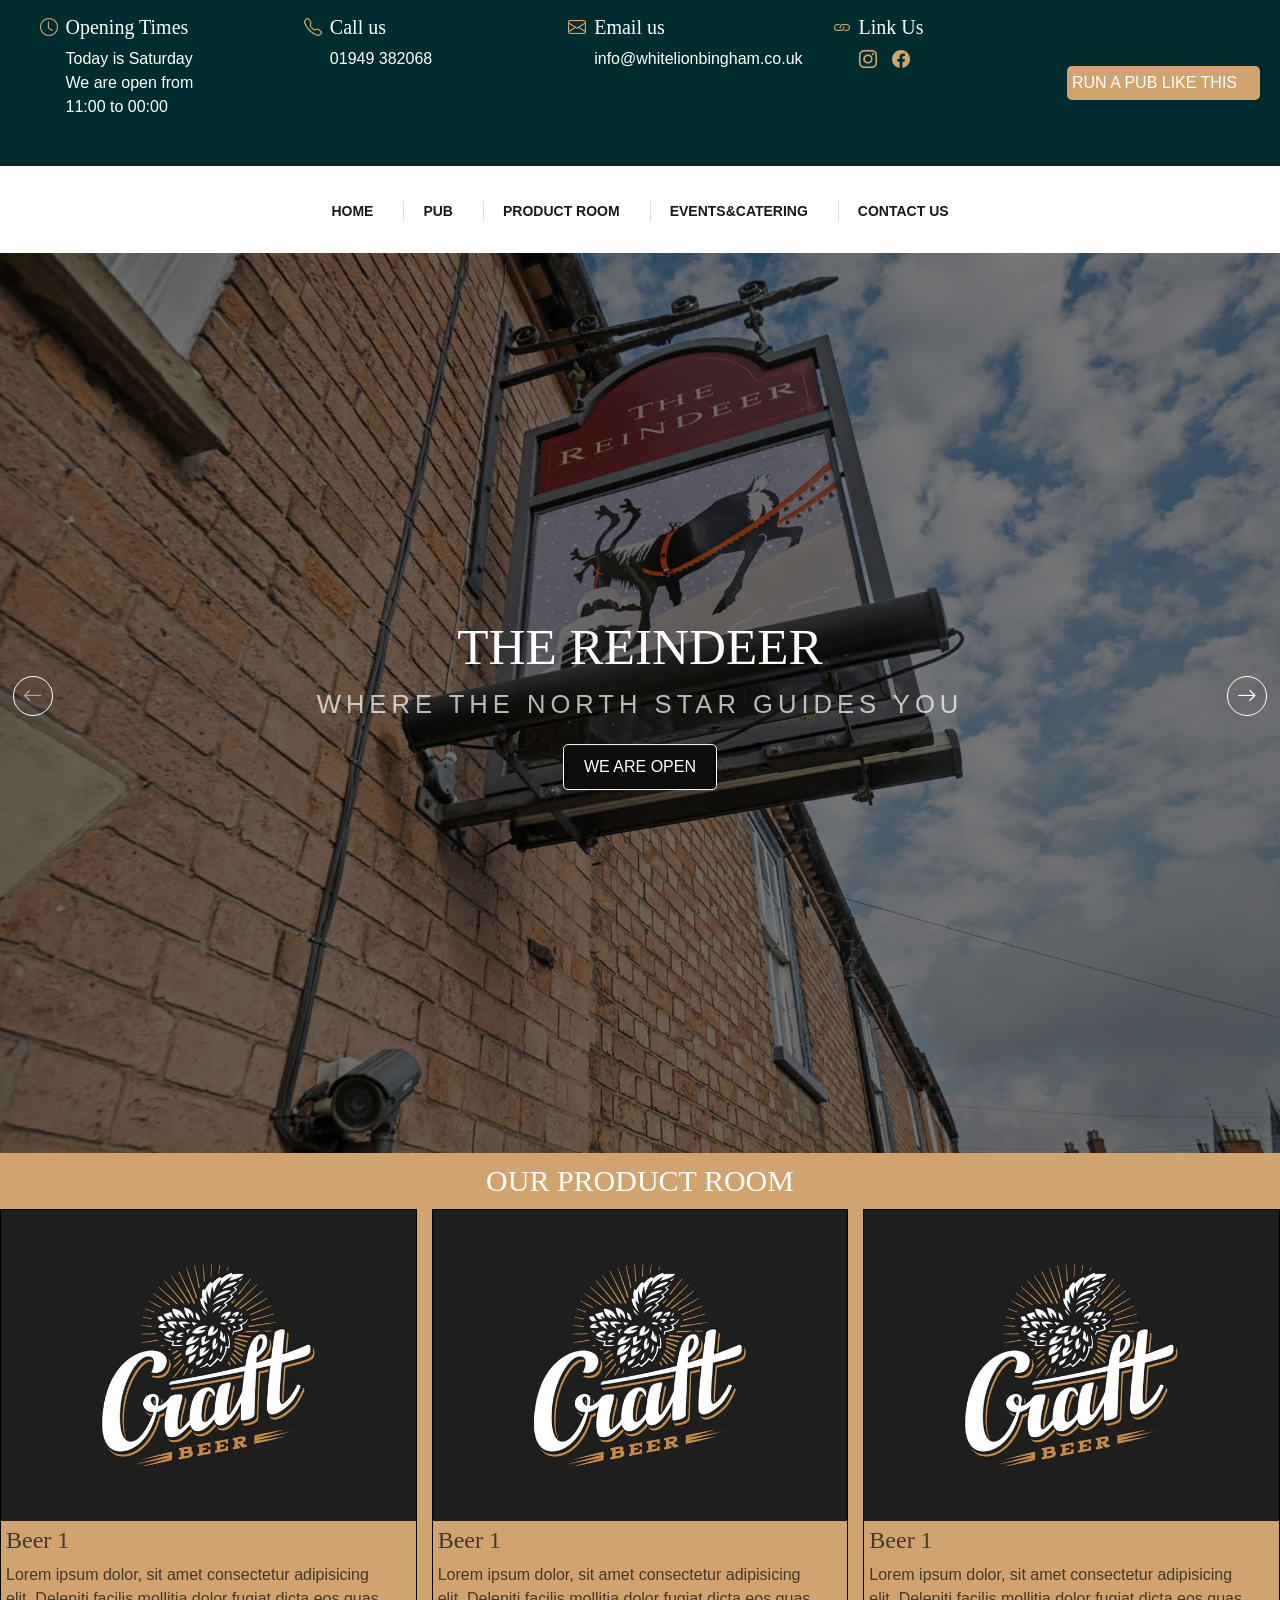
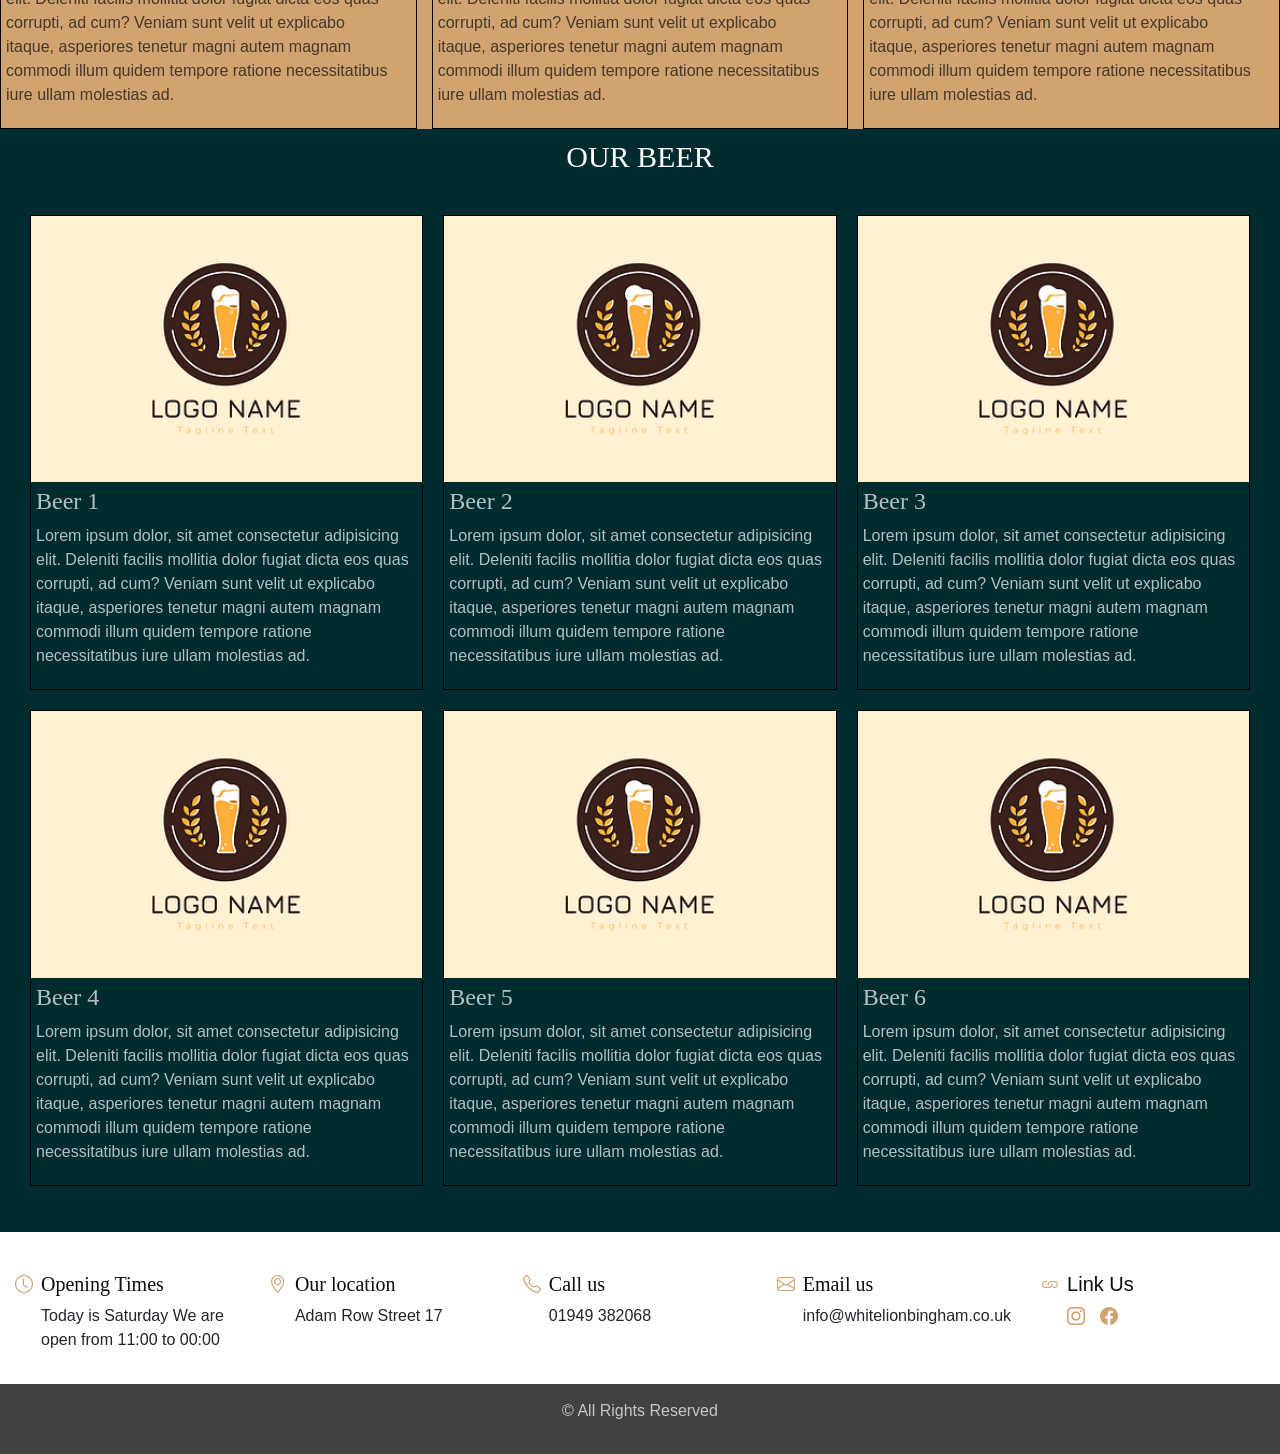
<file: project-1/index.html>
<!DOCTYPE html>
<html lang="en">

<head>
  <meta charset="UTF-8">

  <meta name="viewport" content="width=device-width, initial-scale=1.0">
  <link rel="stylesheet" href="https://cdn.jsdelivr.net/npm/bootstrap-icons/font/bootstrap-icons.css">
  <link rel="stylesheet" href="./css/index.css">
  <link rel="stylesheet" href="./css/base/fonts.css">
  <title>Pub</title>
</head>

<body>
  <header class="header">
    <div class="wrapper">
      <div class="container">
        <div class="burger">
          <h3 class="logo">THE RAINDEER</h3>
          <a class="burger-icon" href="#">
            <span></span>
          </a>
        </div>
        <div class="header__inner">
          <div class="header__top">
            <ul class="header__descr">
              <li class="descr__item">
                <i class="bi bi-clock"></i>
                <div class="descr__content">
                  <h4 class="descr_title title">Opening Times</h4>
                  <p class="descr__text">Today is Saturday We are open from 11:00 to 00:00</p>
                </div>
              </li>
              <li class="descr__item">
                <i class="bi bi-telephone"></i>
                <div class="descr__content">
                  <h4 class="descr_title title">Call us</h4>
                  <a class="descr_link" href="tel:01949382068">01949 382068</a>
                </div>
              </li>
              <li class="descr__item">
                <i class="bi bi-envelope"></i>
                <div class="descr__content">
                  <h4 class="descr_title title">Email us</h4>
                  <a class="descr_link" href="mail:info@whitelionbingham.co.uk">info@whitelionbingham.co.uk</a>
                </div>
              </li>
              <li class="descr__item">
                <i class="bi bi-link"></i>
                <div class="descr__content">
                  <h4 class="descr_title title">Link Us</h4>
                  <div class="header__socials">
                    <a href="#"><i class="bi bi-instagram"></i></a>
                    <a href="# "><i class="bi bi-facebook"></i></a>
                  </div>
                </div>
              </li>
            </ul>
            <a href="#" class="header__top-button">Run a pub like this <i class="bi bi-arrow-right"></i> </a>
          </div>
          <div class="header__bottom">
            <nav class="header__nav">
              <ul class="nav__list">
                <li class="nav__item">
                  <a href="/index.html" class="nav__link">Home</a>
                </li>
                <li class="nav__item">
                  <a href="/pub.html" class="nav__link">Pub</a>
                </li>
                <li class="nav__item">
                  <a href="/product.html" class="nav__link">product Room</a>
                </li>
                <li class="nav__item">
                  <a href="/events.html" class="nav__link">Events&Catering</a>
                </li>
                <li class="nav__item">
                  <a href="/contact.html" class="nav__link">Contact Us</a>
                </li>
              </ul>
            </nav>
          </div>
        </div>
      </div>
    </div>
  </header>
  <main class="main">
    <div class="wrapper">
      <section class="hero__section">
        <div class="container">
          <div class="hero__inner">
            <div class="hero__slider swiper">
              <div class="hero__wrapper swiper-wrapper">
                <div class="hero__slide swiper-slide">
                  <div class="slide__img">
                    <img src="images/pub-1.jpeg" alt="Pub">
                    <div class="slide__content">
                      <h2 class="hero__title">The Reindeer</h2>
                      <span>Where the North Star guides you</span>
                      <a href="#" class="slide__link">We are Open</a>
                    </div>
                  </div>
                </div>
                <div class="hero__slide swiper-slide">
                  <div class="slide__img">
                    <img src="images/DJI_20250928115131_0012_D.jpeg" alt="Pub">
                    <div class="slide__content">
                      <h2 class="hero__title">Our Location</h2>
                      <span>SouthWell</span>
                      <a href="/contact.html" class="slide__link">See the map</a>
                    </div>
                  </div>
                </div>
                <div class="hero__slide swiper-slide">
                  <div class="slide__img">
                    <img src="images/drinks.jpg" alt="Beer">
                  </div>
                  <div class="slide__content">
                    <h2 class="hero__title title">Beer</h2>
                    <span>Cold Beer. Warm Welcome</span>
                    <a href="/pub.html" class="slide__link">We are Open</a>
                  </div>
                </div>
              </div>
              <div class="hero_nav">
                <button class="hero_prev" type="button">
                  <i class="bi bi-arrow-left" style="color: #ffffff; font-size: 20px;"></i>
                </button>
                <button class="hero_next" type="button">
                  <i class="bi bi-arrow-right" style="color: #ffffff; font-size: 20px;"></i>
                </button>
              </div>
            </div>
          </div>
        </div>
      </section>
      <div class="product__section">
        <div class="container">
          <div class="product__inner">
            <div class="product_future--content">
              <h2 class="product__title title">Our product Room </h2>
              <div class="product__slider swiper">
                <div class="product__wrapper swiper-wrapper">
                  <div class="product__slide swiper-slide">
                    <div class="product__item">
                      <div class="product__img">
                        <img src="images/beer-2.webp" alt="">
                      </div>
                      <div class="product__description">
                        <h4 class="product__item-title--future">
                          Beer 1
                        </h4>
                        <p class="product__item-text--future">Lorem ipsum dolor, sit amet consectetur adipisicing elit.
                          Deleniti
                          facilis
                          mollitia dolor fugiat dicta eos quas corrupti, ad cum? Veniam sunt velit ut explicabo itaque,
                          asperiores tenetur magni autem magnam commodi illum quidem tempore ratione necessitatibus iure
                          ullam
                          molestias ad.</p>
                      </div>
                    </div>
                  </div>
                  <div class="product__slide swiper-slide">
                    <div class="product__item">
                      <div class="product__img">
                        <img src="images/beer-2.webp" alt="">
                      </div>
                      <div class="product__description">
                        <h4 class="product__item-title--future">
                          Beer 1
                        </h4>
                        <p class="product__item-text--future">Lorem ipsum dolor, sit amet consectetur adipisicing elit.
                          Deleniti
                          facilis
                          mollitia dolor fugiat dicta eos quas corrupti, ad cum? Veniam sunt velit ut explicabo itaque,
                          asperiores tenetur magni autem magnam commodi illum quidem tempore ratione necessitatibus iure
                          ullam
                          molestias ad.</p>
                      </div>
                    </div>
                  </div>
                  <div class="product__slide swiper-slide">
                    <div class="product__item">
                      <div class="product__img">
                        <img src="images/beer-2.webp" alt="">
                      </div>
                      <div class="product__description">
                        <h4 class="product__item-title--future">
                          Beer 1
                        </h4>
                        <p class="product__item-text--future">Lorem ipsum dolor, sit amet consectetur adipisicing elit.
                          Deleniti
                          facilis
                          mollitia dolor fugiat dicta eos quas corrupti, ad cum? Veniam sunt velit ut explicabo itaque,
                          asperiores tenetur magni autem magnam commodi illum quidem tempore ratione necessitatibus iure
                          ullam
                          molestias ad.</p>
                      </div>
                    </div>
                  </div>
                </div>
                <div class="product__nav">
                  <button class="product__prev" type="button">
                    <i class="bi bi-arrow-left" style="color: #ffffff; font-size: 20px;"></i>
                  </button>
                  <button class="product__next" type="button">
                    <i class="bi bi-arrow-right" style="color: #ffffff; font-size: 20px;"></i>
                  </button>
                </div>
              </div>
            </div>
            <!-- <div class="product__content-future">
              <h2 class="product__title-future title">This Month's guest beer</h2>
              <ul class="product__list-future">
                <li class="product__item">
                  <div class="product__img">
                    <img src="images/beer-2.webp" alt="">
                  </div>
                  <div class="product__description">
                    <h4 class="product__item-title--future">
                      Beer 1
                    </h4>
                    <p class="product__item-text--future">Lorem ipsum dolor, sit amet consectetur adipisicing elit.
                      Deleniti
                      facilis
                      mollitia dolor fugiat dicta eos quas corrupti, ad cum? Veniam sunt velit ut explicabo itaque,
                      asperiores tenetur magni autem magnam commodi illum quidem tempore ratione necessitatibus iure
                      ullam
                      molestias ad.</p>
                  </div>
                </li>
                <li class="product__item">
                  <div class="product__img">
                    <img src="images/beer-2.webp" alt="">
                  </div>
                  <div class="product__description">
                    <h4 class="product__item-title--future">
                      Beer 1
                    </h4>
                    <p class="product__item-text--future">Lorem ipsum dolor, sit amet consectetur adipisicing elit.
                      Deleniti
                      facilis
                      mollitia dolor fugiat dicta eos quas corrupti, ad cum? Veniam sunt velit ut explicabo itaque,
                      asperiores tenetur magni autem magnam commodi illum quidem tempore ratione necessitatibus iure
                      ullam
                      molestias ad.</p>
                  </div>
                </li>
                <li class="product__item">
                  <div class="product__img">
                    <img src="images/beer-2.webp" alt="">
                  </div>
                  <div class="product__description">
                    <h4 class="product__item-title--future">
                      Beer 1
                    </h4>
                    <p class="product__item-text--future">Lorem ipsum dolor, sit amet consectetur adipisicing elit.
                      Deleniti
                      facilis
                      mollitia dolor fugiat dicta eos quas corrupti, ad cum? Veniam sunt velit ut explicabo itaque,
                      asperiores tenetur magni autem magnam commodi illum quidem tempore ratione necessitatibus iure
                      ullam
                      molestias ad.</p>
                  </div>
                </li>
              </ul>
            </div> -->
            <div class="product__content">
              <h2 class="product__title title">Our Beer</h2>
              <ul class="product__list">
                <li class="product__item">
                  <div class="product__img">
                    <img src="images/thumbnail_0fb4c5fa8361_1x.webp" alt="">
                  </div>
                  <div class="product__description">
                    <h4 class="product__item-title">
                      Beer 1
                    </h4>
                    <p class="product__item-text">Lorem ipsum dolor, sit amet consectetur adipisicing elit. Deleniti
                      facilis
                      mollitia dolor fugiat dicta eos quas corrupti, ad cum? Veniam sunt velit ut explicabo itaque,
                      asperiores tenetur magni autem magnam commodi illum quidem tempore ratione necessitatibus iure
                      ullam
                      molestias ad.</p>
                  </div>
                </li>
                <li class="product__item">
                  <div class="product__img">
                    <img src="images/thumbnail_0fb4c5fa8361_1x.webp" alt="">
                  </div>
                  <div class="product__description">
                    <h4 class="product__item-title">
                      Beer 2
                    </h4>
                    <p class="product__item-text">Lorem ipsum dolor, sit amet consectetur adipisicing elit. Deleniti
                      facilis
                      mollitia dolor fugiat dicta eos quas corrupti, ad cum? Veniam sunt velit ut explicabo itaque,
                      asperiores tenetur magni autem magnam commodi illum quidem tempore ratione necessitatibus iure
                      ullam
                      molestias ad.</p>
                  </div>
                </li>
                <li class="product__item">
                  <div class="product__img">
                    <img src="images/thumbnail_0fb4c5fa8361_1x.webp" alt="">
                  </div>
                  <div class="product__description">
                    <h4 class="product__item-title">
                      Beer 3
                    </h4>
                    <p class="product__item-text">Lorem ipsum dolor, sit amet consectetur adipisicing elit. Deleniti
                      facilis
                      mollitia dolor fugiat dicta eos quas corrupti, ad cum? Veniam sunt velit ut explicabo itaque,
                      asperiores tenetur magni autem magnam commodi illum quidem tempore ratione necessitatibus iure
                      ullam
                      molestias ad.</p>
                  </div>
                </li>
                <li class="product__item">
                  <div class="product__img">
                    <img src="images/thumbnail_0fb4c5fa8361_1x.webp" alt="">
                  </div>
                  <div class="product__description">
                    <h4 class="product__item-title">
                      Beer 4
                    </h4>
                    <p class="product__item-text">Lorem ipsum dolor, sit amet consectetur adipisicing elit. Deleniti
                      facilis
                      mollitia dolor fugiat dicta eos quas corrupti, ad cum? Veniam sunt velit ut explicabo itaque,
                      asperiores tenetur magni autem magnam commodi illum quidem tempore ratione necessitatibus iure
                      ullam
                      molestias ad.</p>
                  </div>
                </li>
                <li class="product__item">
                  <div class="product__img">
                    <img src="images/thumbnail_0fb4c5fa8361_1x.webp" alt="">
                  </div>
                  <div class="product__description">
                    <h4 class="product__item-title">
                      Beer 5
                    </h4>
                    <p class="product__item-text">Lorem ipsum dolor, sit amet consectetur adipisicing elit. Deleniti
                      facilis
                      mollitia dolor fugiat dicta eos quas corrupti, ad cum? Veniam sunt velit ut explicabo itaque,
                      asperiores tenetur magni autem magnam commodi illum quidem tempore ratione necessitatibus iure
                      ullam
                      molestias ad.</p>
                  </div>
                </li>
                <li class="product__item">
                  <div class="product__img">
                    <img src="images/thumbnail_0fb4c5fa8361_1x.webp" alt="">
                  </div>
                  <div class="product__description">
                    <h4 class="product__item-title">
                      Beer 6
                    </h4>
                    <p class="product__item-text">Lorem ipsum dolor, sit amet consectetur adipisicing elit. Deleniti
                      facilis
                      mollitia dolor fugiat dicta eos quas corrupti, ad cum? Veniam sunt velit ut explicabo itaque,
                      asperiores tenetur magni autem magnam commodi illum quidem tempore ratione necessitatibus iure
                      ullam
                      molestias ad.</p>
                  </div>
                </li>
              </ul>
            </div>
          </div>
        </div>
      </div>
    </div>
  </main>
  <footer class="footer">
    <div class="wrapper">
      <div class="container">
        <ul class="footer__descr">
          <li class="descr__item">
            <i class="bi bi-clock"></i>
            <div class="footer__descr-content">
              <h4 class="footer__descr-title title">Opening Times</h4>
              <p class="footer__desc-text">Today is Saturday We are open from 11:00 to 00:00</p>
            </div>
          </li>
          <li class="descr__item">
            <i class="bi bi-geo-alt"></i>
            <div class="footer__descr-content">
              <h4 class="footer__descr-title title">Our location</h4>
              <p class="footer__desc-text"> Adam Row Street 17</p>
            </div>
          </li>
          <li class="descr__item">
            <i class="bi bi-telephone"></i>
            <div class="footer__descr-content">
              <h4 class="footer__descr-title title">Call us</h4>
              <a href="tel:01949382068">01949 382068</a>
            </div>
          </li>
          <li class="descr__item">
            <i class="bi bi-envelope"></i>
            <div class="footer__descr-content">
              <h4 class="footer__descr-title title">Email us</h4>
              <a href="mail:info@whitelionbingham.co.uk">info@whitelionbingham.co.uk</a>
            </div>
          </li>
          <li class="descr__item">
            <i class="bi bi-link"></i>
            <div class="footer__descr-content">
              <h4 class="footer__descr-title">Link Us</h4>
              <div class="footer__socials">
                <a href="#"><i class="bi bi-instagram"></i></a>
                <a href="# "><i class="bi bi-facebook"></i></a>
              </div>
            </div>
          </li>
        </ul>
      </div>
    </div>
  </footer>
  <div class="footer__bottom">
    <p>&copy; All Rights Reserved</p>
  </div>
  <script src="./js/fslightbox.js"></script>
  <script src="./js/swiper-bundle.min.js"></script>
  <script src="./js/main.js"></script>
</body>

</html>
</file>
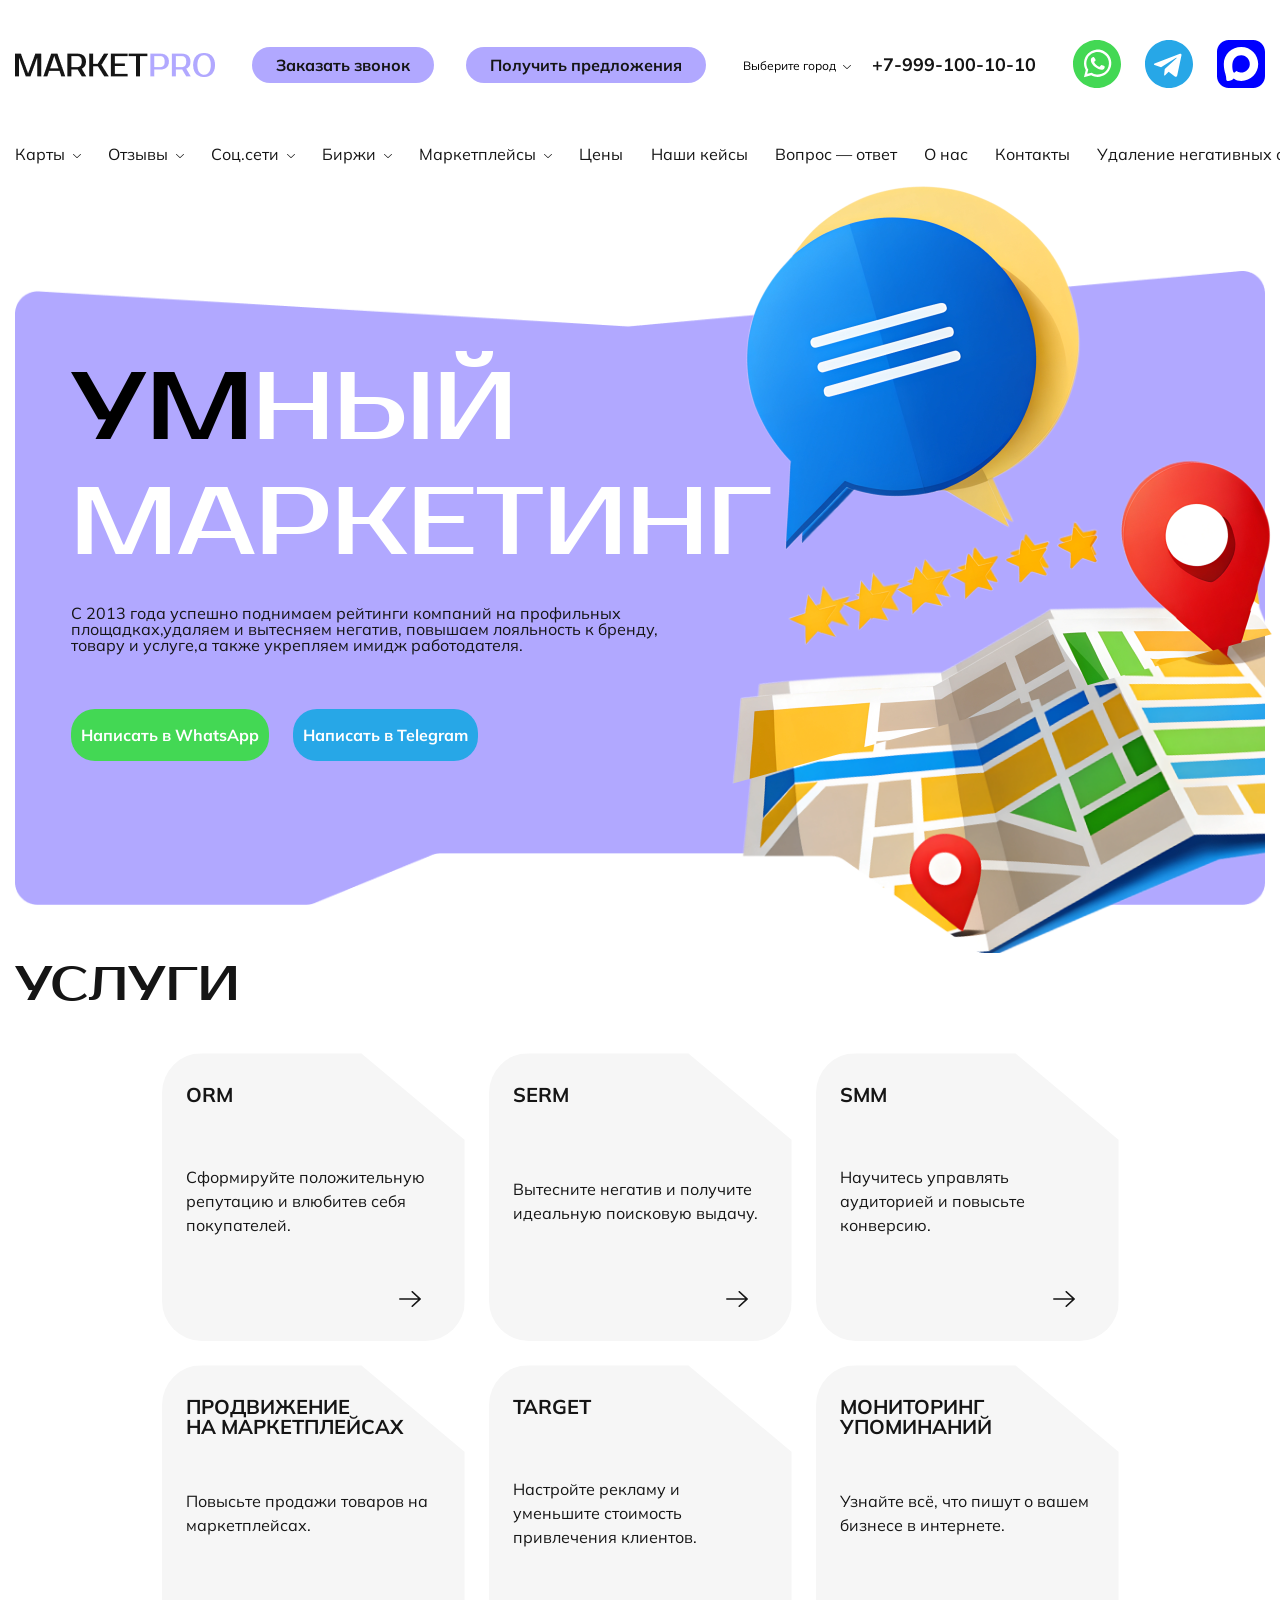
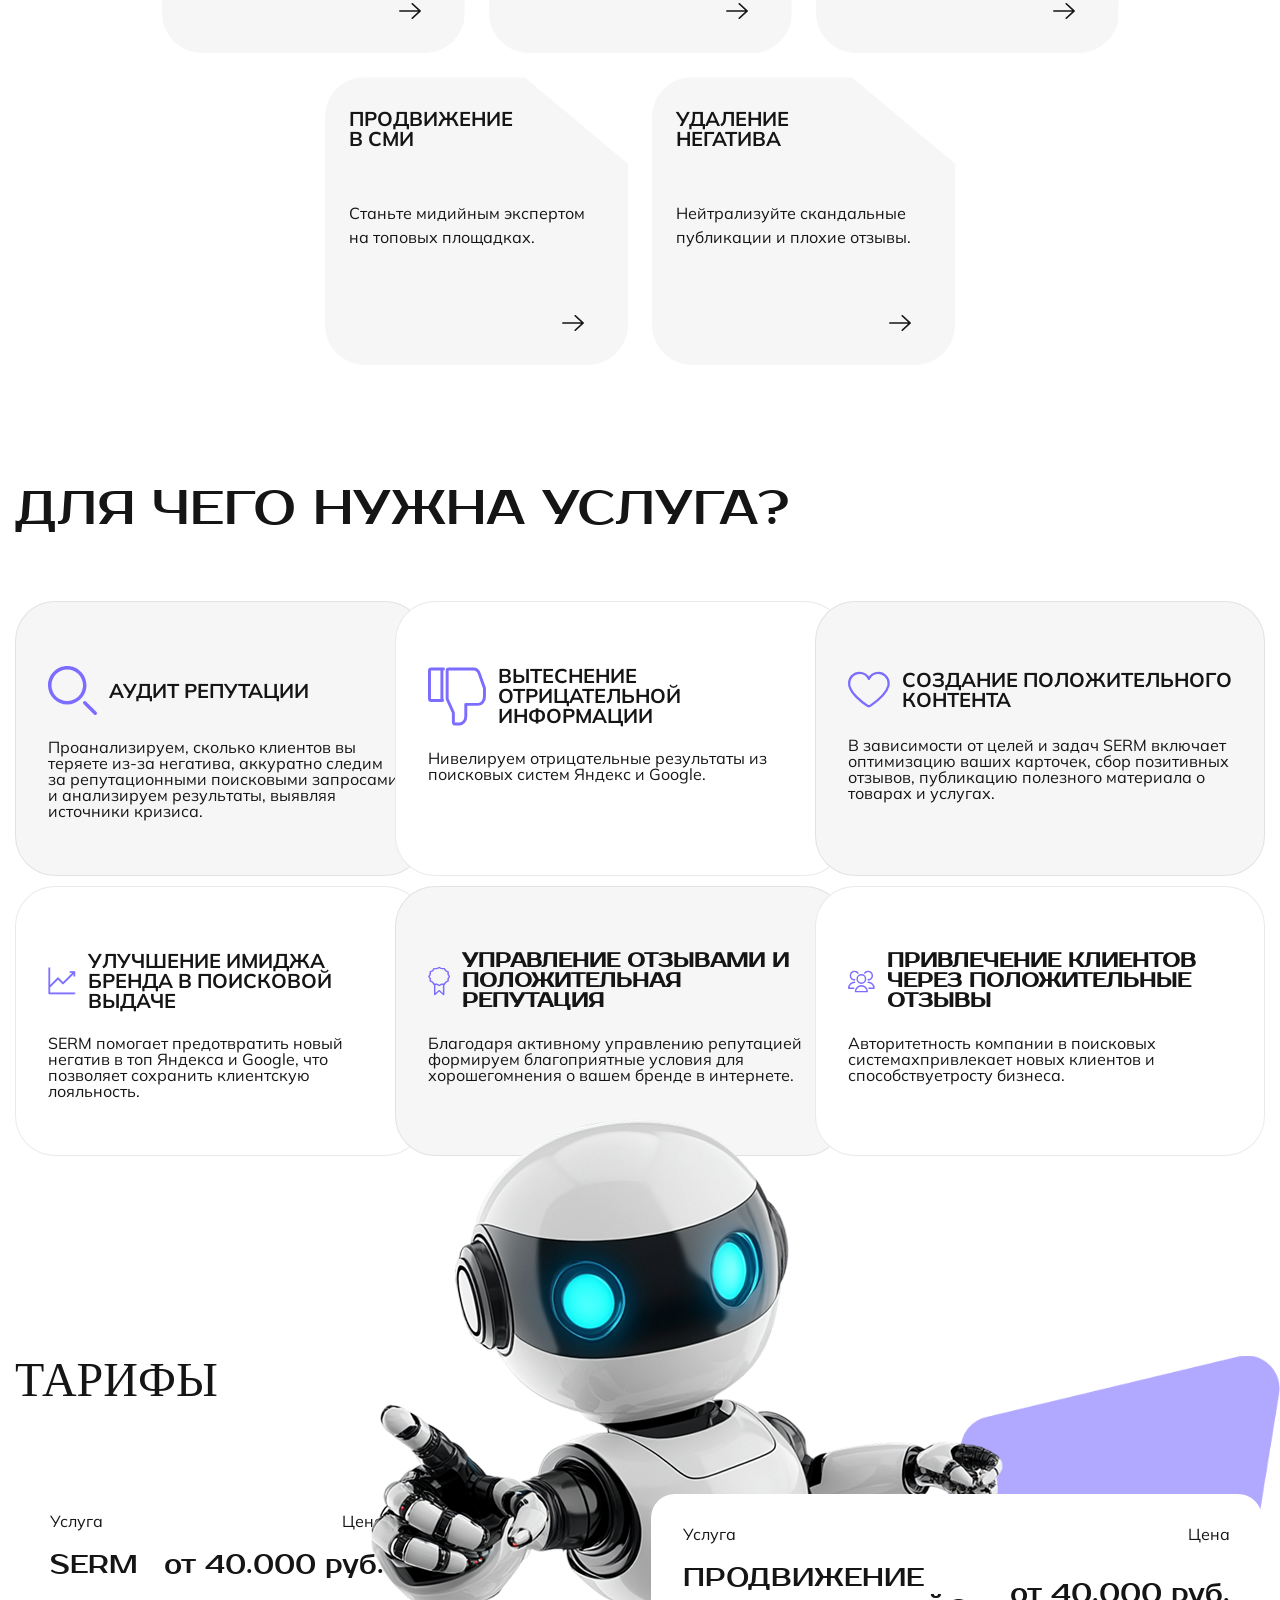
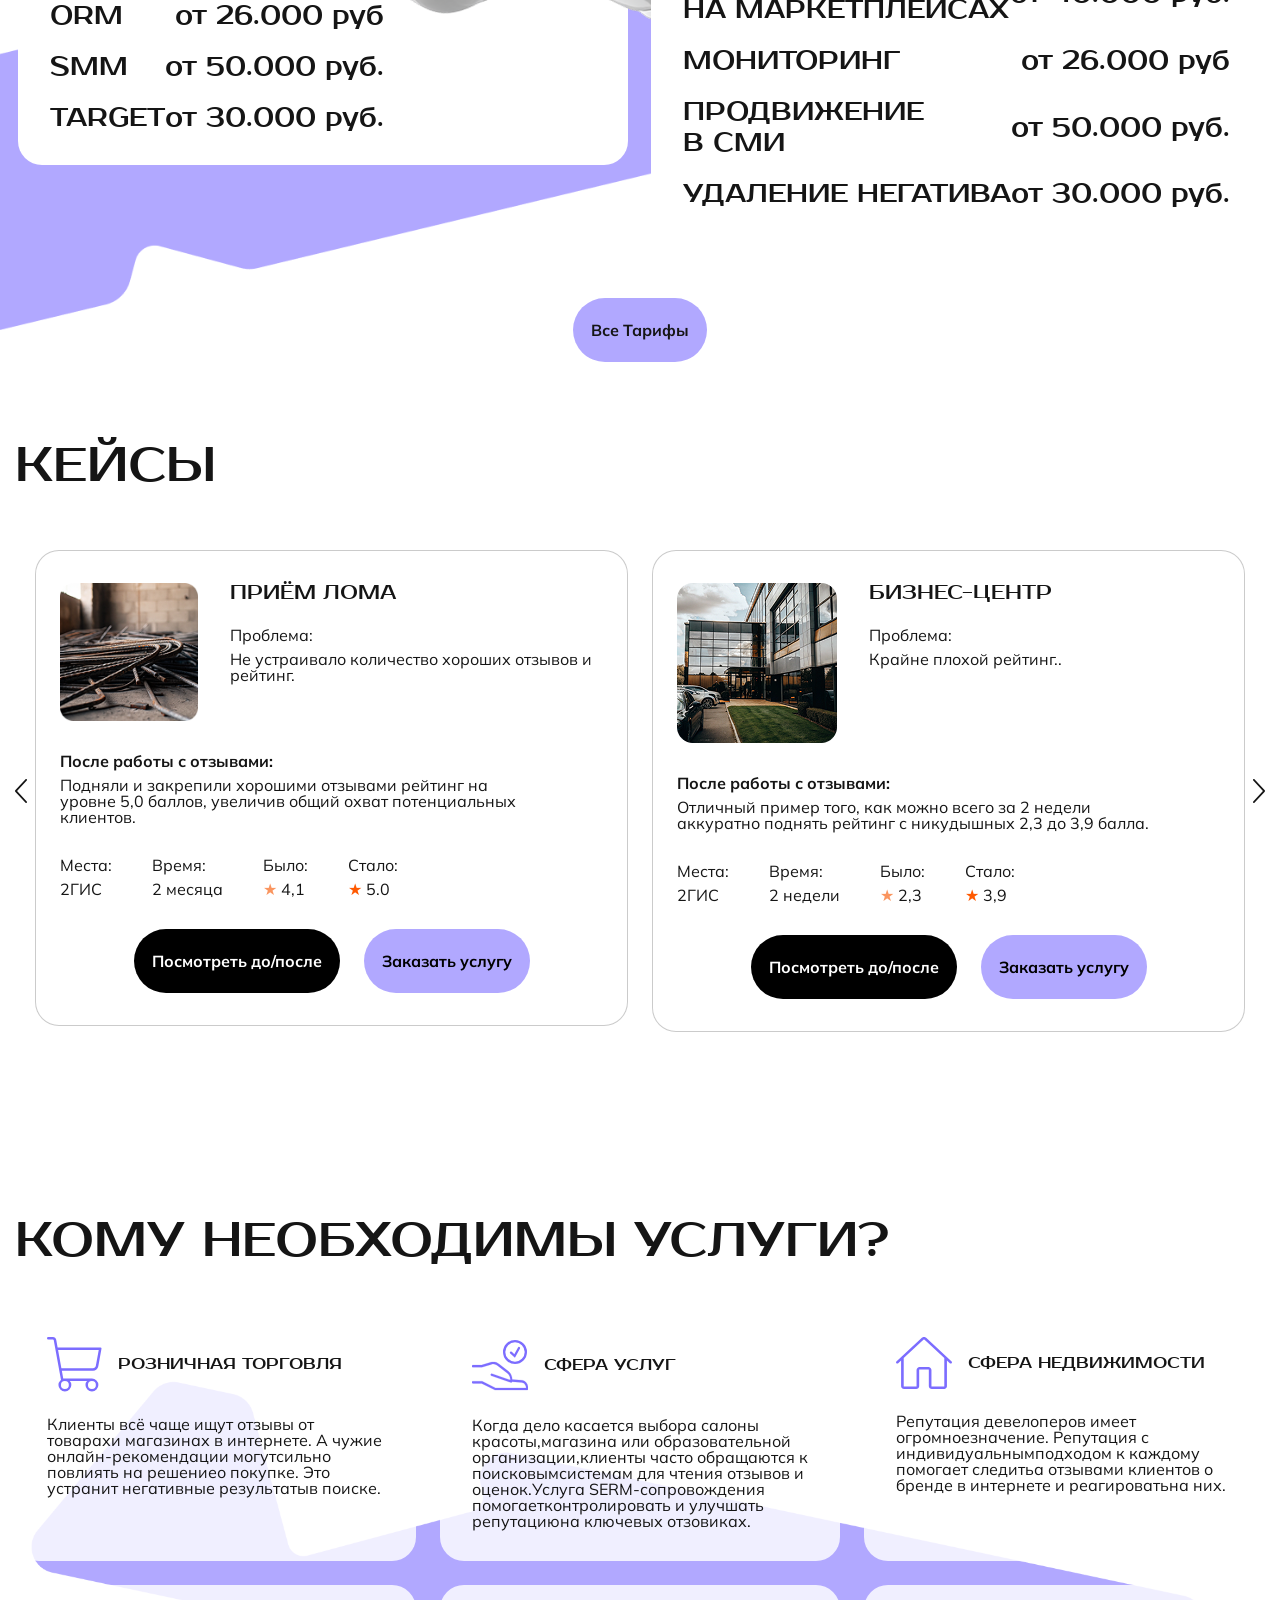
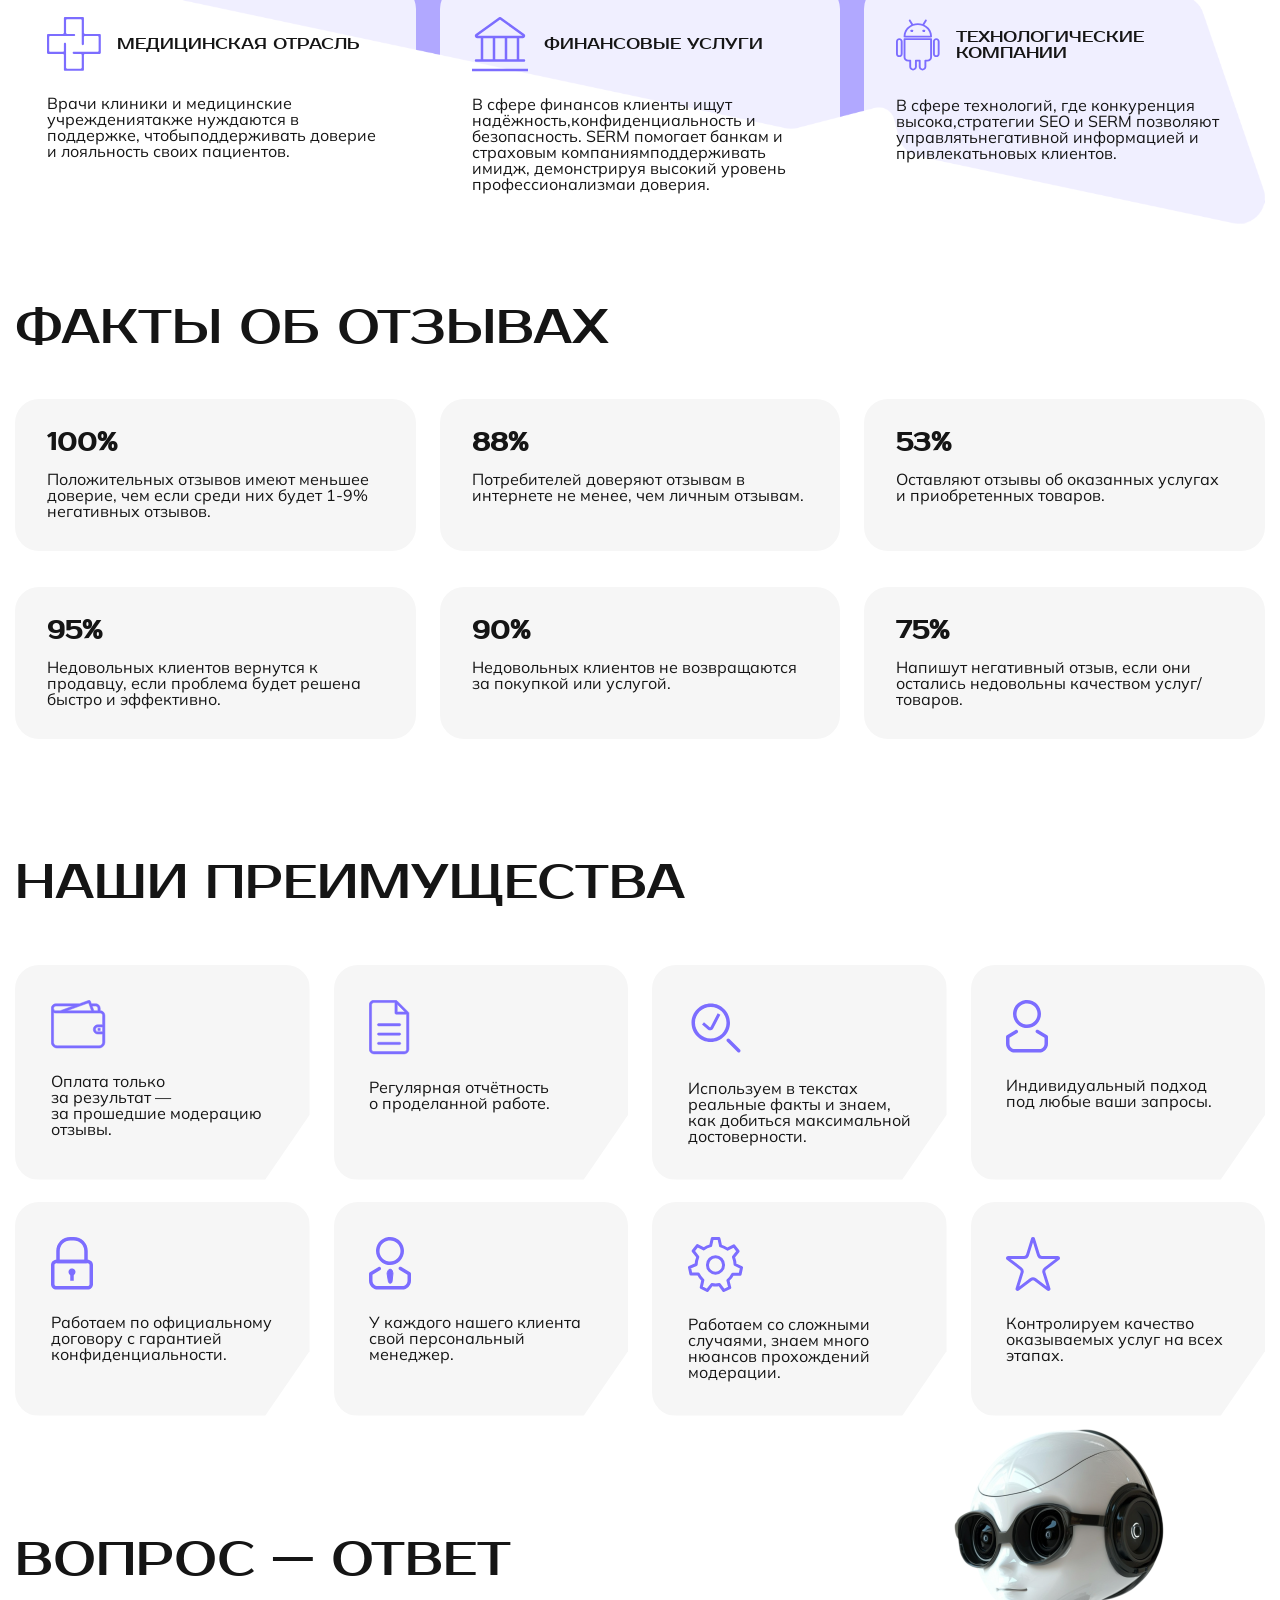
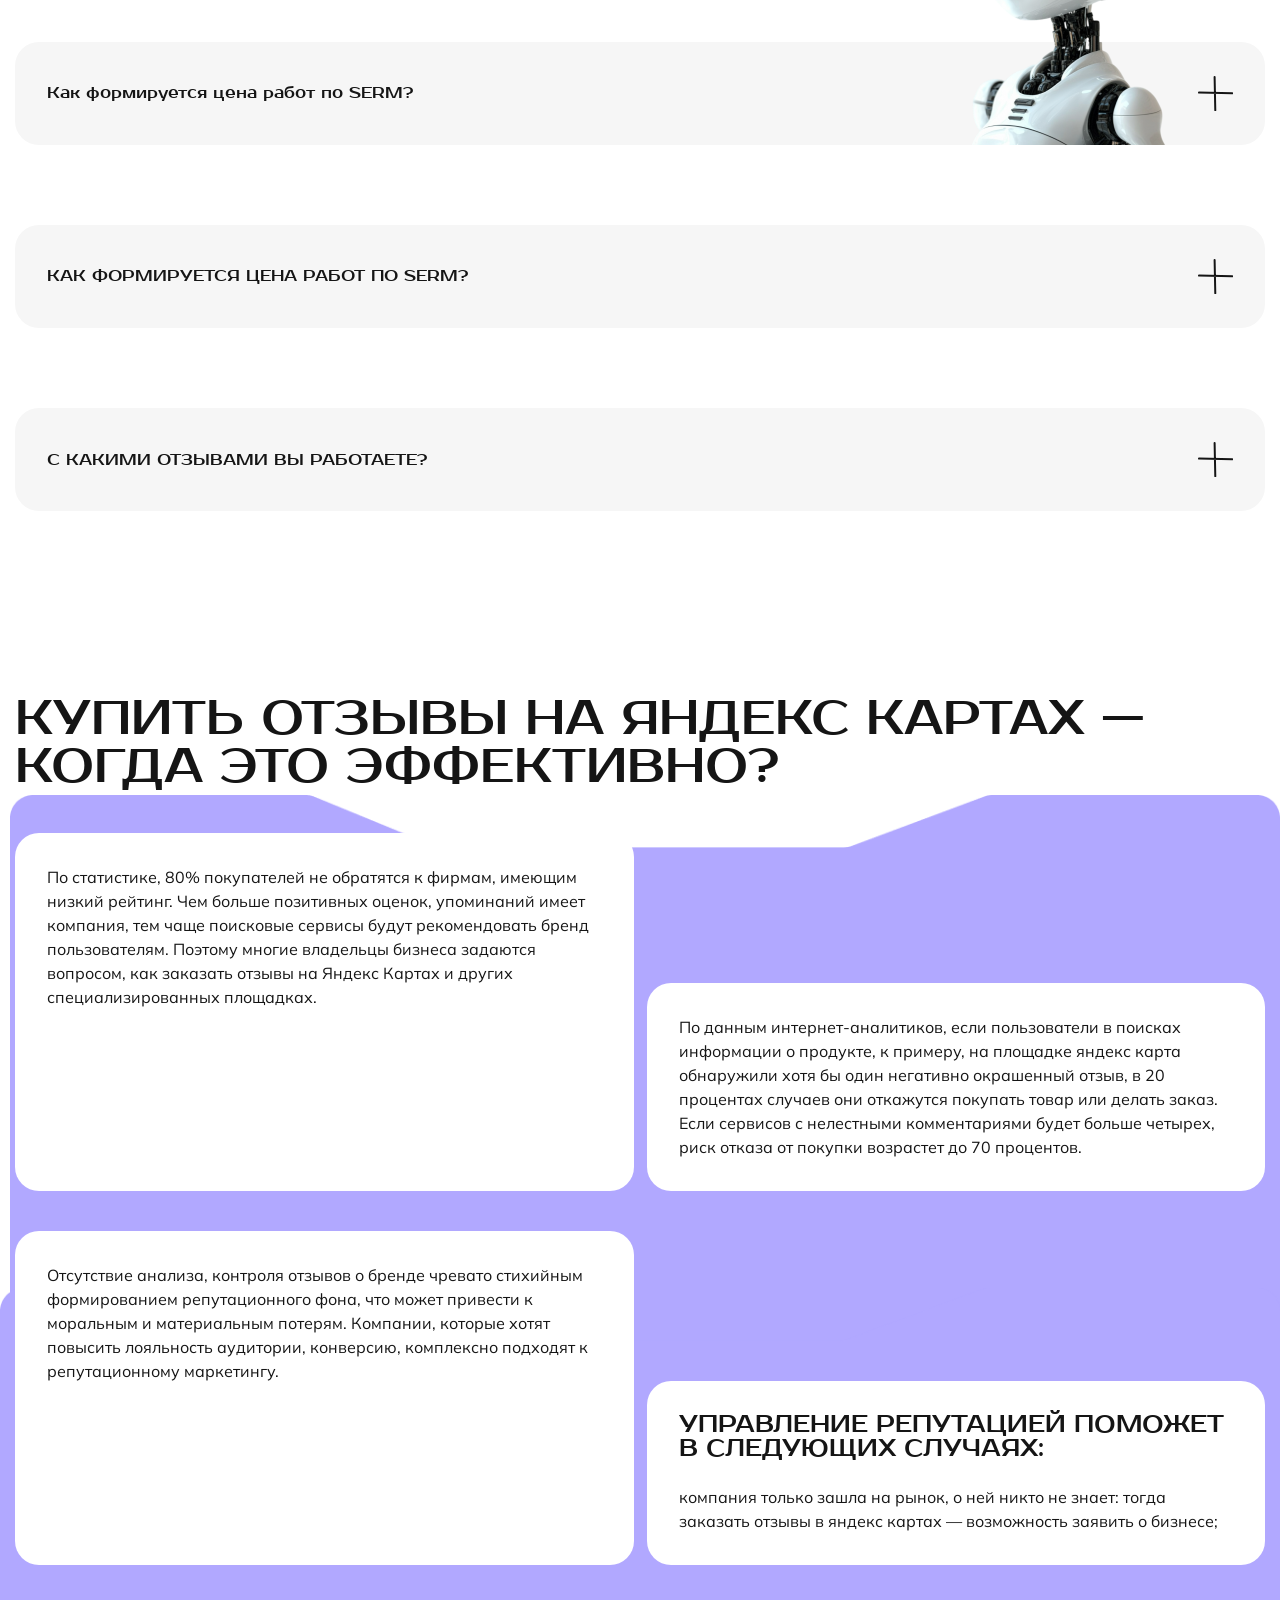
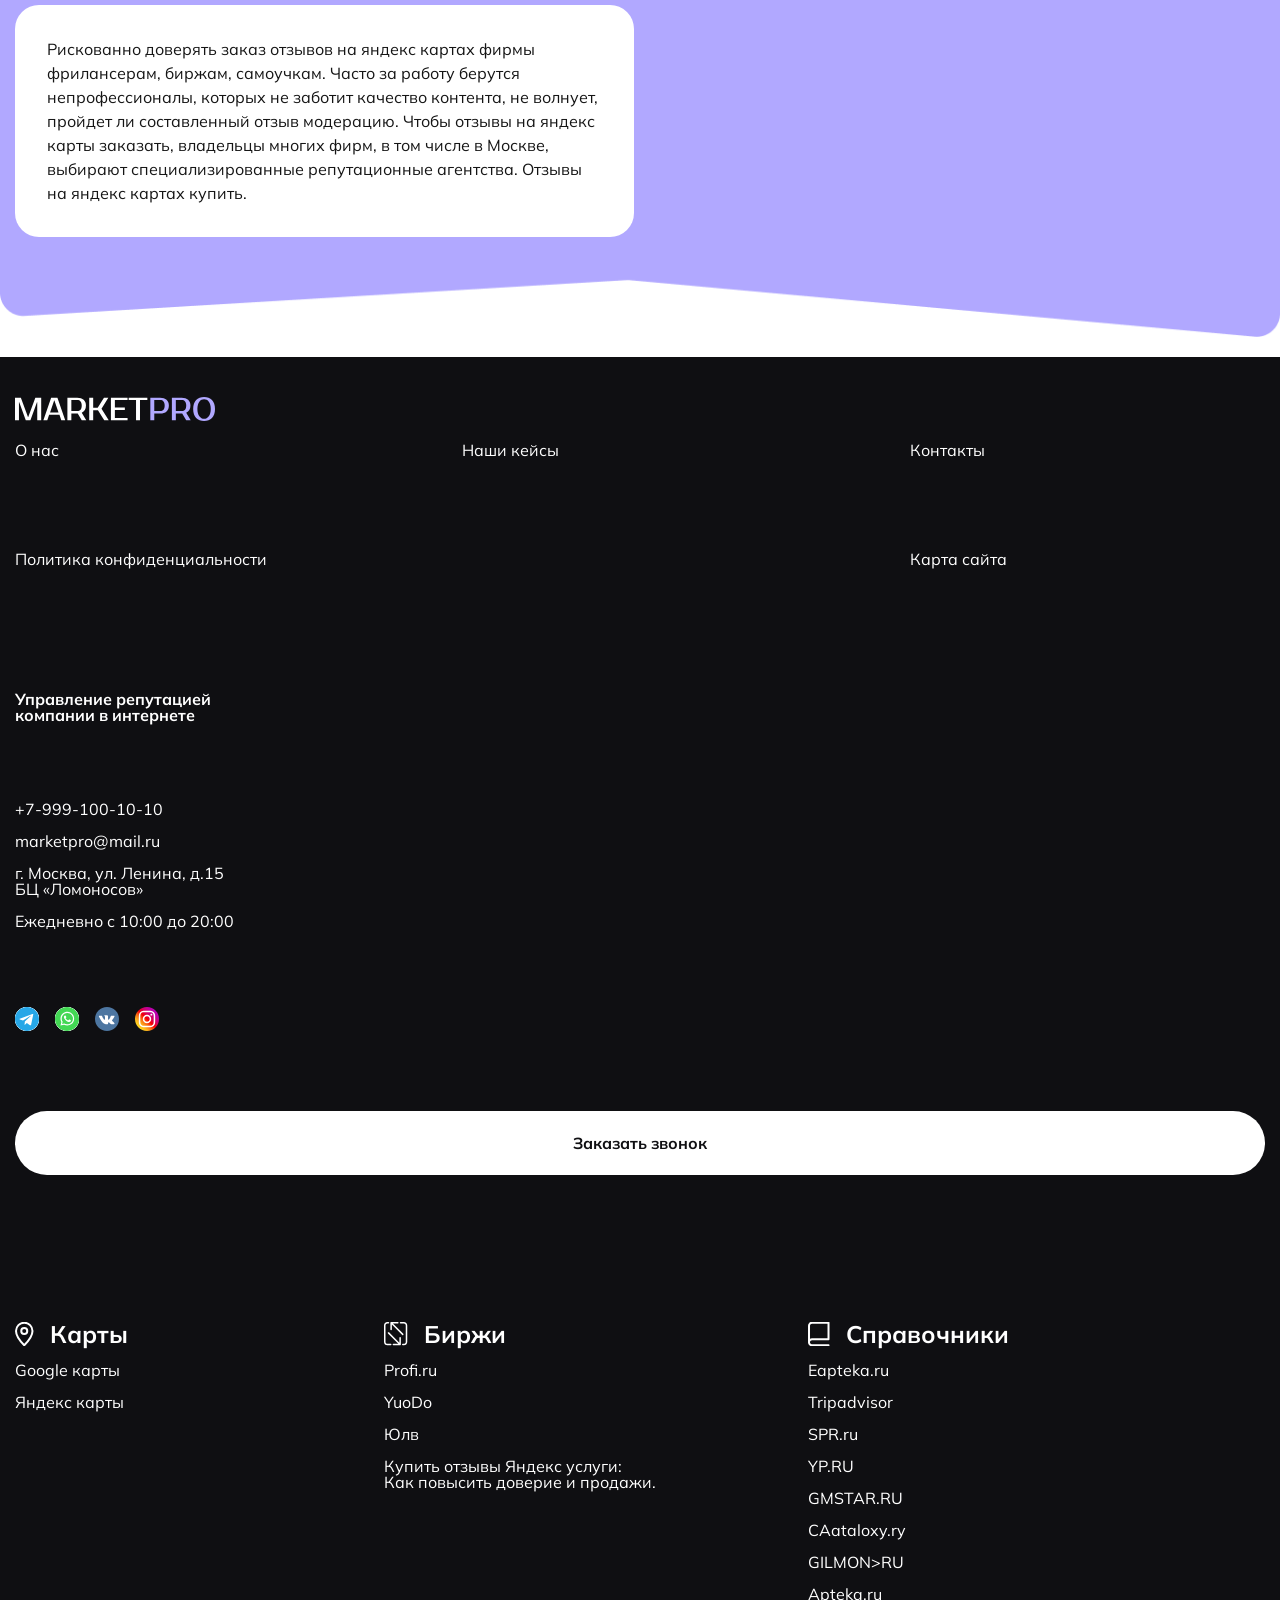
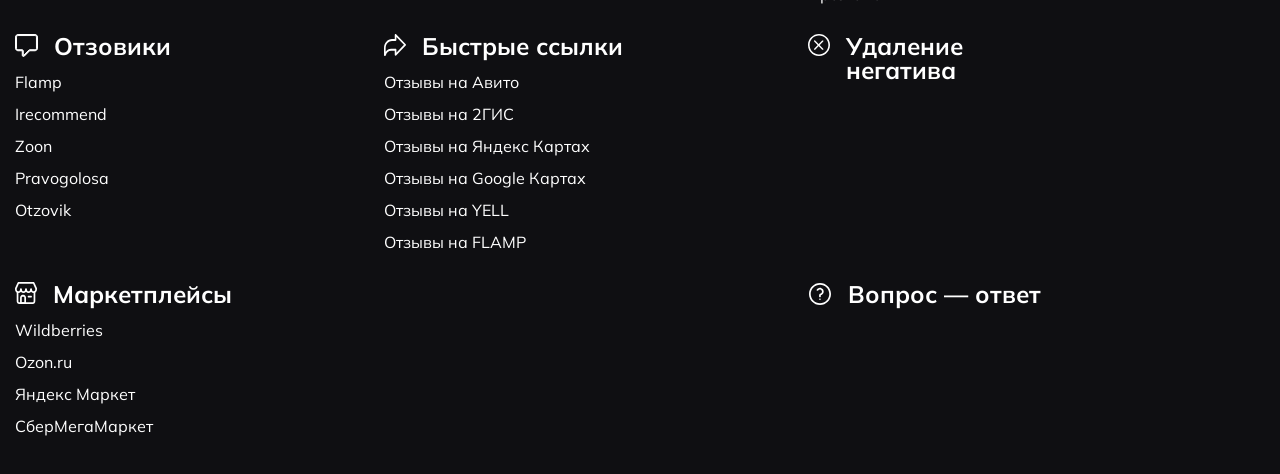
<file: project-2/index.html>
<!DOCTYPE html>
<html lang="en">

<head>
	<meta charset="UTF-8">
	<meta name="viewport" content="width=device-width, initial-scale=1.0">
	<link rel="stylesheet" href="css/fonts.css">
	<link rel="stylesheet" href="css/structure/swiper-bundle.min.css">
	<link rel="stylesheet" href="css/style.css">
	<title>MarketPro</title>
</head>

<body>
	<header class="header">
		<div class="container">
			<div class="header__inner">
				<div class="header__top">
					<a href="/" class="header__logo"><img src="images/logos/header-logo.png" alt="Логотип МаркетPro"></a>
					<a href="/" class="header__logo--mobile"><img src="images/logos/header-logo-mobile.png"
							alt="Логотип МаркетPro"></a>
					<a class="burger-icon" href="#">
						<span></span>
					</a>
					<div class="header__communication">
						<a href="#" class="header__communication-btn" id="openModal">Заказать звонок</a>
						<a href="#" class="header__communication-btn" id="openServiceModal">Получить предложения</a>
					</div>
					<div class="header__cites" aria-label="Выбор города"><span aria-hidden="true">
							<svg viewBox="0 0 8 8" width="8" height="16" fill="none" xmlns="http://www.w3.org/2000/svg">
								<path
									d="M7.909 0.488L4.217 3.916C4.157 3.972 4.078 4 3.999 4 3.921 4 3.842 3.972 3.782 3.916L0.090 0.488C-0.031 0.376 -0.031 0.195 0.090 0.084 0.210 -0.028 0.405 -0.028 0.525 0.084L4.000 3.310 7.475 0.084C7.595 -0.028 7.790 -0.028 7.910 0.084 8.030 0.196 8.030 0.376 7.909 0.488Z"
									fill="#151515" />
							</svg>
						</span>
						<div class="city-dropdown" id="cityDropdown">
							<button type="button" class="city__toggle" id="cityToggle" aria-haspopup="listbox" aria-expanded="false">
								Выберите город
							</button>
							<select id="city-select" name="city" aria-label="Город">
								<option value="">Выберите город</option>
								<option value="Новосибирск">Новосибирск</option>
								<option value="Омск">Омск</option>
								<option value="Красноярск">Красноярск</option>
								<option value="Кемерово">Кемерово</option>
								<option value="Томск">Томск</option>
								<option value="Тюмень">Тюмень</option>
								<option value="Иркутск">Иркутск</option>
								<option value="Чита">Улан-Удэ</option>
								<option value="Улан-Удэ">Улан-Удэ</option>
								<option value="Якутск">Якутск</option>
							</select>
							<div class="city-list" role="listbox" aria-label="Список городов" id="cityList" tabindex="-1">
							</div>
						</div>
					</div>
					<a href="tel:+79991001010" class="phone-number">+7-999-100-10-10</a>
					<div class="header__socials">
						<a href="#" class="socials__link ">
							<svg viewBox="0 0 48 48" xmlns="http://www.w3.org/2000/svg" xmlns:xlink="http://www.w3.org/1999/xlink"
								width="48.000000" height="48.000000" fill="none" customFrame="#000000">
								<path id="Vector"
									d="M0 24C0 10.7452 10.7452 0 24 0C37.2548 0 48 10.7452 48 24C48 37.2548 37.2548 48 24 48C10.7452 48 0 37.2548 0 24ZM18.2006 35.3127C20.185 36.3794 22.4034 36.9362 24.6562 36.9329C27.6579 36.9326 30.5758 35.9433 32.9587 34.1179C35.3416 32.2926 37.0567 29.733 37.8386 26.835C38.6206 23.9369 38.4259 20.862 37.2846 18.0858C36.1433 15.3095 34.1191 12.9867 31.525 11.4765C28.9309 9.96634 25.9115 9.35298 22.9338 9.7313C19.9561 10.1096 17.186 11.4586 15.0519 13.5694C12.9179 15.6803 11.5388 18.4356 11.1281 21.409C10.7173 24.3824 11.2977 27.4083 12.7795 30.0188L10.9406 37.125L18.2006 35.3127ZM24.6562 11.9887C22.6054 11.9889 20.5933 12.5476 18.8359 13.6048C17.0786 14.6621 15.6424 16.178 14.6816 17.9899C13.7207 19.8017 13.2715 21.8411 13.3821 23.889C13.4927 25.9368 14.159 27.9159 15.3094 29.6138L14.206 33.8705L18.6424 32.8354C20.1235 33.7673 21.8009 34.3422 23.5423 34.5148C25.2837 34.6873 27.0414 34.4526 28.6766 33.8294C30.3117 33.2061 31.7796 32.2113 32.9644 30.9235C34.1492 29.6357 35.0184 28.0901 35.5035 26.4087C35.9885 24.7274 36.0761 22.9563 35.7593 21.2353C35.4425 19.5143 34.73 17.8905 33.6781 16.4921C32.6261 15.0936 31.2635 13.9588 29.6978 13.1773C28.1321 12.3958 26.4062 11.9889 24.6562 11.9887ZM30.2081 29.4437C28.6289 30.1843 25.3318 29.7979 21.8583 26.8252C18.3848 23.8526 17.4937 20.6546 17.9812 18.9801C18.4687 17.3055 20.3841 16.9961 20.7454 17.0761C21.1067 17.1561 22.9134 20.0204 22.6672 20.3545C22.4211 20.6887 21.2318 21.878 21.2318 21.878C21.2318 21.878 21.1818 23.0948 23.4147 25.0058C25.6477 26.9168 26.8422 26.6794 26.8422 26.6794C26.8422 26.6794 27.8335 25.32 28.1256 25.0257C28.4176 24.7314 31.5268 26.0739 31.6616 26.4186C31.7964 26.7632 31.7868 28.7033 30.2077 29.4437L30.2081 29.4437Z"
									fill="rgb(67,216,84)" fill-rule="evenodd" />
							</svg></a>
						<a href="#" class="socials__link ">
							<svg viewBox="0 0 48 48" xmlns="http://www.w3.org/2000/svg" xmlns:xlink="http://www.w3.org/1999/xlink"
								width="48.000000" height="48.000000" fill="none" customFrame="#000000">
								<path id="Vector"
									d="M24 0C10.7452 0 0 10.7452 0 24C0 37.2548 10.7452 48 24 48C37.2548 48 48 37.2548 48 24C48 10.7452 37.2548 0 24 0ZM36.4743 15.1815L32.2117 35.5312C32.1601 35.7774 32.0475 36.0066 31.8842 36.1979C31.7209 36.3891 31.5122 36.5363 31.2772 36.6258C31.0422 36.7154 30.7885 36.7444 30.5393 36.7103C30.2902 36.6762 30.0536 36.58 29.8513 36.4306L23.6511 31.8499L19.8947 35.3936C19.8455 35.44 19.7876 35.4761 19.7243 35.4999C19.661 35.5237 19.5936 35.5346 19.5261 35.532C19.4585 35.5294 19.3922 35.5135 19.3309 35.485C19.2696 35.4565 19.2146 35.416 19.1691 35.3661L19.0883 35.2774L19.741 28.961L31.5052 18.2124C31.5633 18.1594 31.5995 18.0864 31.6066 18.008C31.6136 17.9296 31.591 17.8513 31.5432 17.7888C31.4954 17.7262 31.4259 17.6838 31.3484 17.6699C31.2708 17.6561 31.1909 17.6718 31.1244 17.714L16.0795 27.2362L9.6 25.06C9.42771 25.0022 9.27755 24.8924 9.17013 24.7458C9.0627 24.5992 9.00326 24.4229 8.99998 24.2412C8.99669 24.0595 9.04971 23.8812 9.15177 23.7308C9.25383 23.5804 9.39992 23.4653 9.57 23.4012L34.9219 13.851C35.1174 13.7774 35.3292 13.7577 35.535 13.7939C35.7407 13.8302 35.933 13.921 36.0917 14.057C36.2503 14.193 36.3695 14.3691 36.4368 14.5669C36.5041 14.7647 36.5171 14.977 36.4743 15.1815Z"
									fill="rgb(39,167,231)" fill-rule="nonzero" />
							</svg></a>
						<a href="#" class="socials__link ">
							<?xml version="1.0" encoding="UTF-8"?>
							<svg xmlns="http://www.w3.org/2000/svg" xml:space="preserve" width="48px" height="48px" version="1.1"
								style="shape-rendering:geometricPrecision; text-rendering:geometricPrecision; image-rendering:optimizeQuality; fill-rule:evenodd; clip-rule:evenodd"
								viewBox="0 0 1521.32 1516.58" xmlns:xlink="http://www.w3.org/1999/xlink"
								xmlns:xodm="http://www.corel.com/coreldraw/odm/2003">
								<defs>
									<style type="text/css">
										.fil0 {
											fill: blue
										}
										.fil1 {
											fill: white
										}
									</style>
								</defs>
								<g id="Слой_x0020_1">
									<metadata id="CorelCorpID_0Corel-Layer" />
									<path class="fil0"
										d="M372.47 0l776.37 0c204.87,0 372.48,167.61 372.48,372.47l0 771.64c0,204.86 -167.61,372.47 -372.48,372.47l-776.37 0c-204.86,0 -372.47,-167.61 -372.47,-372.47l0 -771.64c0,-204.86 167.61,-372.47 372.47,-372.47z" />
									<path class="fil1"
										d="M772.44 1295.02c-107.13,0 -156.91,-15.6 -243.19,-77.99 -54.92,70.2 -227.77,124.81 -235.38,31.2 0,-70.14 -15.84,-129.23 -33.31,-194.26 -21.38,-79.69 -45.16,-168.33 -45.16,-297.16 0,-307.17 253.55,-538.24 554.22,-538.24 300.58,0 536.3,242.3 536.3,541.23 0,298.89 -243.23,535.23 -533.49,535.23l0.01 -0.01zm4.34 -810.86c-146.28,-7.62 -260.42,93.24 -285.6,251.11 -20.87,130.76 16.11,290.06 47.72,298.07 14.92,3.78 53.1,-26.92 76.62,-50.31 38.73,24.94 83.14,44.28 132.52,46.82 150.2,7.82 283.26,-108.97 291.15,-258.22 7.88,-149.25 -112.21,-279.65 -262.39,-287.47l-0.02 0z" />
								</g>
							</svg>
						</a>
					</div>
				</div>
				<div class="header__bottom">
					<nav class="nav__menu">
						<ul class="nav__menu-list">
							<li class="nav__menu-item"><a class="nav__menu-link" href="#">Карты <span><svg viewBox="0 0 8 8"
											xmlns="http://www.w3.org/2000/svg" xmlns:xlink="http://www.w3.org/1999/xlink" width="8.000000"
											height="8.000000" fill="none">
											<rect id="chevron-down 1" width="8.000000" height="8.000000" x="0.000000" y="0.000000"
												fill="rgb(255,255,255)" fill-opacity="0"
												transform="matrix(-1,-1.22465e-16,1.22465e-16,-1,8,8)" />
											<path id="Vector"
												d="M7.90946 0.487884L4.21725 3.9162C4.15736 3.97181 4.07855 4 3.99978 4C3.92102 4 3.84225 3.97219 3.78235 3.9162L0.0901513 0.487884C-0.0300504 0.376274 -0.0300504 0.195319 0.0901513 0.0837082C0.210353 -0.0279027 0.405232 -0.0279027 0.525434 0.0837082L4.00019 3.31015L7.47497 0.0837082C7.59517 -0.0279027 7.79004 -0.0279027 7.91024 0.0837082C8.03044 0.195319 8.02966 0.376274 7.90946 0.487884Z"
												fill="rgb(21,21,21)" fill-rule="nonzero"
												transform="matrix(-1,-1.22465e-16,1.22465e-16,-1,8,6)" />
										</svg></span></a></li>
							<li class="nav__menu-item"><a class="nav__menu-link" href="feedback.html">Отзывы <span><svg
											viewBox="0 0 8 8" xmlns="http://www.w3.org/2000/svg" xmlns:xlink="http://www.w3.org/1999/xlink"
											width="8.000000" height="8.000000" fill="none">
											<rect id="chevron-down 1" width="8.000000" height="8.000000" x="0.000000" y="0.000000"
												fill="rgb(255,255,255)" fill-opacity="0"
												transform="matrix(-1,-1.22465e-16,1.22465e-16,-1,8,8)" />
											<path id="Vector"
												d="M7.90946 0.487884L4.21725 3.9162C4.15736 3.97181 4.07855 4 3.99978 4C3.92102 4 3.84225 3.97219 3.78235 3.9162L0.0901513 0.487884C-0.0300504 0.376274 -0.0300504 0.195319 0.0901513 0.0837082C0.210353 -0.0279027 0.405232 -0.0279027 0.525434 0.0837082L4.00019 3.31015L7.47497 0.0837082C7.59517 -0.0279027 7.79004 -0.0279027 7.91024 0.0837082C8.03044 0.195319 8.02966 0.376274 7.90946 0.487884Z"
												fill="rgb(21,21,21)" fill-rule="nonzero"
												transform="matrix(-1,-1.22465e-16,1.22465e-16,-1,8,6)" />
										</svg></span></a></li>
							<li class="nav__menu-item"><a class="nav__menu-link" href="vk.html">Соц.сети <span><svg viewBox="0 0 8 8"
											xmlns="http://www.w3.org/2000/svg" xmlns:xlink="http://www.w3.org/1999/xlink" width="8.000000"
											height="8.000000" fill="none">
											<rect id="chevron-down 1" width="8.000000" height="8.000000" x="0.000000" y="0.000000"
												fill="rgb(255,255,255)" fill-opacity="0"
												transform="matrix(-1,-1.22465e-16,1.22465e-16,-1,8,8)" />
											<path id="Vector"
												d="M7.90946 0.487884L4.21725 3.9162C4.15736 3.97181 4.07855 4 3.99978 4C3.92102 4 3.84225 3.97219 3.78235 3.9162L0.0901513 0.487884C-0.0300504 0.376274 -0.0300504 0.195319 0.0901513 0.0837082C0.210353 -0.0279027 0.405232 -0.0279027 0.525434 0.0837082L4.00019 3.31015L7.47497 0.0837082C7.59517 -0.0279027 7.79004 -0.0279027 7.91024 0.0837082C8.03044 0.195319 8.02966 0.376274 7.90946 0.487884Z"
												fill="rgb(21,21,21)" fill-rule="nonzero"
												transform="matrix(-1,-1.22465e-16,1.22465e-16,-1,8,6)" />
										</svg></span></a></li>
							<li class="nav__menu-item"><a class="nav__menu-link" href="#">Биржи<span><svg viewBox="0 0 8 8"
											xmlns="http://www.w3.org/2000/svg" xmlns:xlink="http://www.w3.org/1999/xlink" width="8.000000"
											height="8.000000" fill="none">
											<rect id="chevron-down 1" width="8.000000" height="8.000000" x="0.000000" y="0.000000"
												fill="rgb(255,255,255)" fill-opacity="0"
												transform="matrix(-1,-1.22465e-16,1.22465e-16,-1,8,8)" />
											<path id="Vector"
												d="M7.90946 0.487884L4.21725 3.9162C4.15736 3.97181 4.07855 4 3.99978 4C3.92102 4 3.84225 3.97219 3.78235 3.9162L0.0901513 0.487884C-0.0300504 0.376274 -0.0300504 0.195319 0.0901513 0.0837082C0.210353 -0.0279027 0.405232 -0.0279027 0.525434 0.0837082L4.00019 3.31015L7.47497 0.0837082C7.59517 -0.0279027 7.79004 -0.0279027 7.91024 0.0837082C8.03044 0.195319 8.02966 0.376274 7.90946 0.487884Z"
												fill="rgb(21,21,21)" fill-rule="nonzero"
												transform="matrix(-1,-1.22465e-16,1.22465e-16,-1,8,6)" />
										</svg></span> </a></li>
							<li class="nav__menu-item"><a class="nav__menu-link" href="#">Маркетплейсы <span><svg viewBox="0 0 8 8"
											xmlns="http://www.w3.org/2000/svg" xmlns:xlink="http://www.w3.org/1999/xlink" width="8.000000"
											height="8.000000" fill="none">
											<rect id="chevron-down 1" width="8.000000" height="8.000000" x="0.000000" y="0.000000"
												fill="rgb(255,255,255)" fill-opacity="0"
												transform="matrix(-1,-1.22465e-16,1.22465e-16,-1,8,8)" />
											<path id="Vector"
												d="M7.90946 0.487884L4.21725 3.9162C4.15736 3.97181 4.07855 4 3.99978 4C3.92102 4 3.84225 3.97219 3.78235 3.9162L0.0901513 0.487884C-0.0300504 0.376274 -0.0300504 0.195319 0.0901513 0.0837082C0.210353 -0.0279027 0.405232 -0.0279027 0.525434 0.0837082L4.00019 3.31015L7.47497 0.0837082C7.59517 -0.0279027 7.79004 -0.0279027 7.91024 0.0837082C8.03044 0.195319 8.02966 0.376274 7.90946 0.487884Z"
												fill="rgb(21,21,21)" fill-rule="nonzero"
												transform="matrix(-1,-1.22465e-16,1.22465e-16,-1,8,6)" />
										</svg></span></a>
							</li>
							<li class="nav__menu-item"><a class="nav__menu-link" href="#">Цены</a></li>
							<li class="nav__menu-item"><a class="nav__menu-link" href="#">Наши кейсы</a></li>
							<li class="nav__menu-item"><a class="nav__menu-link" href="#">Вопрос — ответ</a></li>
							<li class="nav__menu-item"><a class="nav__menu-link" href="#">О нас</a></li>
							<li class="nav__menu-item"><a class="nav__menu-link" href="contacts.html">Контакты</a></li>
							<li class="nav__menu-item"><a class="nav__menu-link" href="#">Удаление негативных отзывов</a></li>
						</ul>
					</nav>
				</div>
			</div>
		</div>
	</header>
	<main class="main">
		<section class="hero__section">
			<div class="container">
				<div class="hero__inner">
					<div class="hero__bg"><img src="css/structure/bacgrounds/bg-1.png" alt=""></div>
					<div class="hero__bg--mobile"><img src="css/structure/bacgrounds/bg-1-mobile.png" alt=""></div>
					<div class="hero__map-img"><img src="css/structure/bacgrounds/bg-pict.png" alt="Умный маркетинг"></div>
					<div class="hero__topMap-img"><img src="css/structure/bacgrounds/bg-pict2.png" alt=""></div>
					<div class="hero__mapImg--mobile"><img src="css/structure/bacgrounds/map--mobile.png" alt=""></div>
					<div class="hero__content">
						<h1 class="hero__title title"> <span>Ум</span>ный <br>Маркетинг</h1>
						<p class="hero__text">С 2013 года успешно поднимаем рейтинги компаний на профильных площадках,удаляем и
							вытесняем негатив, повышаем лояльность к бренду, товару и услуге,а также укрепляем имидж работодателя.
						</p>
						<div class="hero__socials">
							<a href="#" class="hero__link--whatsup">Написать в WhatsApp</a>
							<a href="#" class="hero__link--tg">Написать в Telegram</a>
						</div>
					</div>
				</div>
				<div class="hero__socials--mobile">
					<a href="#" class="hero__socials-link ">
						<svg viewBox="0 0 48 48" xmlns="http://www.w3.org/2000/svg" xmlns:xlink="http://www.w3.org/1999/xlink"
							width="40.000000" height="48.000000" fill="none" customFrame="#000000">
							<path id="Vector"
								d="M0 24C0 10.7452 10.7452 0 24 0C37.2548 0 48 10.7452 48 24C48 37.2548 37.2548 48 24 48C10.7452 48 0 37.2548 0 24ZM18.2006 35.3127C20.185 36.3794 22.4034 36.9362 24.6562 36.9329C27.6579 36.9326 30.5758 35.9433 32.9587 34.1179C35.3416 32.2926 37.0567 29.733 37.8386 26.835C38.6206 23.9369 38.4259 20.862 37.2846 18.0858C36.1433 15.3095 34.1191 12.9867 31.525 11.4765C28.9309 9.96634 25.9115 9.35298 22.9338 9.7313C19.9561 10.1096 17.186 11.4586 15.0519 13.5694C12.9179 15.6803 11.5388 18.4356 11.1281 21.409C10.7173 24.3824 11.2977 27.4083 12.7795 30.0188L10.9406 37.125L18.2006 35.3127ZM24.6562 11.9887C22.6054 11.9889 20.5933 12.5476 18.8359 13.6048C17.0786 14.6621 15.6424 16.178 14.6816 17.9899C13.7207 19.8017 13.2715 21.8411 13.3821 23.889C13.4927 25.9368 14.159 27.9159 15.3094 29.6138L14.206 33.8705L18.6424 32.8354C20.1235 33.7673 21.8009 34.3422 23.5423 34.5148C25.2837 34.6873 27.0414 34.4526 28.6766 33.8294C30.3117 33.2061 31.7796 32.2113 32.9644 30.9235C34.1492 29.6357 35.0184 28.0901 35.5035 26.4087C35.9885 24.7274 36.0761 22.9563 35.7593 21.2353C35.4425 19.5143 34.73 17.8905 33.6781 16.4921C32.6261 15.0936 31.2635 13.9588 29.6978 13.1773C28.1321 12.3958 26.4062 11.9889 24.6562 11.9887ZM30.2081 29.4437C28.6289 30.1843 25.3318 29.7979 21.8583 26.8252C18.3848 23.8526 17.4937 20.6546 17.9812 18.9801C18.4687 17.3055 20.3841 16.9961 20.7454 17.0761C21.1067 17.1561 22.9134 20.0204 22.6672 20.3545C22.4211 20.6887 21.2318 21.878 21.2318 21.878C21.2318 21.878 21.1818 23.0948 23.4147 25.0058C25.6477 26.9168 26.8422 26.6794 26.8422 26.6794C26.8422 26.6794 27.8335 25.32 28.1256 25.0257C28.4176 24.7314 31.5268 26.0739 31.6616 26.4186C31.7964 26.7632 31.7868 28.7033 30.2077 29.4437L30.2081 29.4437Z"
								fill="rgb(67,216,84)" fill-rule="evenodd" />
						</svg></a>
					<a href="#" class="hero__socials-link ">
						<svg viewBox="0 0 48 48" xmlns="http://www.w3.org/2000/svg" xmlns:xlink="http://www.w3.org/1999/xlink"
							width="40.000000" height="48.000000" fill="none" customFrame="#000000">
							<path id="Vector"
								d="M24 0C10.7452 0 0 10.7452 0 24C0 37.2548 10.7452 48 24 48C37.2548 48 48 37.2548 48 24C48 10.7452 37.2548 0 24 0ZM36.4743 15.1815L32.2117 35.5312C32.1601 35.7774 32.0475 36.0066 31.8842 36.1979C31.7209 36.3891 31.5122 36.5363 31.2772 36.6258C31.0422 36.7154 30.7885 36.7444 30.5393 36.7103C30.2902 36.6762 30.0536 36.58 29.8513 36.4306L23.6511 31.8499L19.8947 35.3936C19.8455 35.44 19.7876 35.4761 19.7243 35.4999C19.661 35.5237 19.5936 35.5346 19.5261 35.532C19.4585 35.5294 19.3922 35.5135 19.3309 35.485C19.2696 35.4565 19.2146 35.416 19.1691 35.3661L19.0883 35.2774L19.741 28.961L31.5052 18.2124C31.5633 18.1594 31.5995 18.0864 31.6066 18.008C31.6136 17.9296 31.591 17.8513 31.5432 17.7888C31.4954 17.7262 31.4259 17.6838 31.3484 17.6699C31.2708 17.6561 31.1909 17.6718 31.1244 17.714L16.0795 27.2362L9.6 25.06C9.42771 25.0022 9.27755 24.8924 9.17013 24.7458C9.0627 24.5992 9.00326 24.4229 8.99998 24.2412C8.99669 24.0595 9.04971 23.8812 9.15177 23.7308C9.25383 23.5804 9.39992 23.4653 9.57 23.4012L34.9219 13.851C35.1174 13.7774 35.3292 13.7577 35.535 13.7939C35.7407 13.8302 35.933 13.921 36.0917 14.057C36.2503 14.193 36.3695 14.3691 36.4368 14.5669C36.5041 14.7647 36.5171 14.977 36.4743 15.1815Z"
								fill="rgb(39,167,231)" fill-rule="nonzero" />
						</svg></a>
												<a href="#" class="hero__socials__link ">
							<?xml version="1.0" encoding="UTF-8"?>
							<svg xmlns="http://www.w3.org/2000/svg" xml:space="preserve" width="40.000000" height="48px" version="1.1"
								style="shape-rendering:geometricPrecision; text-rendering:geometricPrecision; image-rendering:optimizeQuality; fill-rule:evenodd; clip-rule:evenodd"
								viewBox="0 0 1521.32 1516.58" xmlns:xlink="http://www.w3.org/1999/xlink"
								xmlns:xodm="http://www.corel.com/coreldraw/odm/2003">
								<defs>
									<style type="text/css">
										.fil0 {
											fill: blue
										}
										.fil1 {
											fill: white
										}
									</style>
								</defs>
								<g id="Слой_x0020_1">
									<metadata id="CorelCorpID_0Corel-Layer" />
									<path class="fil0"
										d="M372.47 0l776.37 0c204.87,0 372.48,167.61 372.48,372.47l0 771.64c0,204.86 -167.61,372.47 -372.48,372.47l-776.37 0c-204.86,0 -372.47,-167.61 -372.47,-372.47l0 -771.64c0,-204.86 167.61,-372.47 372.47,-372.47z" />
									<path class="fil1"
										d="M772.44 1295.02c-107.13,0 -156.91,-15.6 -243.19,-77.99 -54.92,70.2 -227.77,124.81 -235.38,31.2 0,-70.14 -15.84,-129.23 -33.31,-194.26 -21.38,-79.69 -45.16,-168.33 -45.16,-297.16 0,-307.17 253.55,-538.24 554.22,-538.24 300.58,0 536.3,242.3 536.3,541.23 0,298.89 -243.23,535.23 -533.49,535.23l0.01 -0.01zm4.34 -810.86c-146.28,-7.62 -260.42,93.24 -285.6,251.11 -20.87,130.76 16.11,290.06 47.72,298.07 14.92,3.78 53.1,-26.92 76.62,-50.31 38.73,24.94 83.14,44.28 132.52,46.82 150.2,7.82 283.26,-108.97 291.15,-258.22 7.88,-149.25 -112.21,-279.65 -262.39,-287.47l-0.02 0z" />
								</g>
							</svg>
						</a>
				</div>
				<div class="hero__communication">
					<a href="#" class="hero__communication-btn" id="openModal">Заказать звонок</a>
					<a href="#" class="hero__communication-btn" id="openServiceBtn">Получить предложения</a>
				</div>
			</div>
		</section>
		<section class="services__section">
			<div class="container">
				<div class="services__inner">
					<div class="title-services">
						<h2 class="title-serv">УСЛУГИ</h2>
					</div>
					<div class="content-services">
						<div class="child-services">
							<h1 class="title-child">ORM</h1>
							<p class="text-child">Сформируйте положительную репутацию и влюбитев себя покупателей.</p>
							<a href="#" class="services__link"><svg viewBox="0 0 22 16" xmlns="http://www.w3.org/2000/svg"
									xmlns:xlink="http://www.w3.org/1999/xlink" width="22.000000" height="16.000000" fill="none"
									customFrame="#000000">
									<path id="Vector"
										d="M21.7521 8.54802L13.8545 15.773C13.6898 15.9237 13.4732 16 13.2566 16C13.04 16 12.8233 15.9248 12.6586 15.773C12.3281 15.4706 12.3281 14.9802 12.6586 14.6778L19.112 8.77396L0.846165 8.77396C0.379082 8.77396 0 8.42716 0 7.99985C0 7.57254 0.379082 7.22574 0.846165 7.22574L19.1109 7.22574L12.6575 1.3219C12.3269 1.01948 12.3269 0.529232 12.6575 0.226814C12.9881 -0.0756046 13.524 -0.0756046 13.8545 0.226814L21.7521 7.45178C22.0826 7.75626 22.0826 8.2456 21.7521 8.54802Z"
										fill="rgb(21,21,21)" fill-rule="nonzero" />
								</svg></a>
						</div>
						<div class="child-services">
							<h1 class="title-child">SERM</h1>
							<p class="text-child">Вытесните негатив и получите идеальную поисковую выдачу.</p>
							<a href="#" class="services__link"><svg viewBox="0 0 22 16" xmlns="http://www.w3.org/2000/svg"
									xmlns:xlink="http://www.w3.org/1999/xlink" width="22.000000" height="16.000000" fill="none"
									customFrame="#000000">
									<path id="Vector"
										d="M21.7521 8.54802L13.8545 15.773C13.6898 15.9237 13.4732 16 13.2566 16C13.04 16 12.8233 15.9248 12.6586 15.773C12.3281 15.4706 12.3281 14.9802 12.6586 14.6778L19.112 8.77396L0.846165 8.77396C0.379082 8.77396 0 8.42716 0 7.99985C0 7.57254 0.379082 7.22574 0.846165 7.22574L19.1109 7.22574L12.6575 1.3219C12.3269 1.01948 12.3269 0.529232 12.6575 0.226814C12.9881 -0.0756046 13.524 -0.0756046 13.8545 0.226814L21.7521 7.45178C22.0826 7.75626 22.0826 8.2456 21.7521 8.54802Z"
										fill="rgb(21,21,21)" fill-rule="nonzero" />
								</svg></a>
						</div>
						<div class="child-services">
							<h1 class="title-child">SMM</h1>
							<p class="text-child">Научитесь управлять аудиторией и повысьте конверсию.</p>
							<a href="#" class="services__link"><svg viewBox="0 0 22 16" xmlns="http://www.w3.org/2000/svg"
									xmlns:xlink="http://www.w3.org/1999/xlink" width="22.000000" height="16.000000" fill="none"
									customFrame="#000000">
									<path id="Vector"
										d="M21.7521 8.54802L13.8545 15.773C13.6898 15.9237 13.4732 16 13.2566 16C13.04 16 12.8233 15.9248 12.6586 15.773C12.3281 15.4706 12.3281 14.9802 12.6586 14.6778L19.112 8.77396L0.846165 8.77396C0.379082 8.77396 0 8.42716 0 7.99985C0 7.57254 0.379082 7.22574 0.846165 7.22574L19.1109 7.22574L12.6575 1.3219C12.3269 1.01948 12.3269 0.529232 12.6575 0.226814C12.9881 -0.0756046 13.524 -0.0756046 13.8545 0.226814L21.7521 7.45178C22.0826 7.75626 22.0826 8.2456 21.7521 8.54802Z"
										fill="rgb(21,21,21)" fill-rule="nonzero" />
								</svg></a>
						</div>
						<div class="child-services">
							<h1 class="title-child">ПРОДВИЖЕНИЕ<br>НА МАРКЕТПЛЕЙСАХ</h1>
							<p class="text-child">Повысьте продажи товаров на маркетплейсах.</p>
							<a href="#" class="services__link"><svg viewBox="0 0 22 16" xmlns="http://www.w3.org/2000/svg"
									xmlns:xlink="http://www.w3.org/1999/xlink" width="22.000000" height="16.000000" fill="none"
									customFrame="#000000">
									<path id="Vector"
										d="M21.7521 8.54802L13.8545 15.773C13.6898 15.9237 13.4732 16 13.2566 16C13.04 16 12.8233 15.9248 12.6586 15.773C12.3281 15.4706 12.3281 14.9802 12.6586 14.6778L19.112 8.77396L0.846165 8.77396C0.379082 8.77396 0 8.42716 0 7.99985C0 7.57254 0.379082 7.22574 0.846165 7.22574L19.1109 7.22574L12.6575 1.3219C12.3269 1.01948 12.3269 0.529232 12.6575 0.226814C12.9881 -0.0756046 13.524 -0.0756046 13.8545 0.226814L21.7521 7.45178C22.0826 7.75626 22.0826 8.2456 21.7521 8.54802Z"
										fill="rgb(21,21,21)" fill-rule="nonzero" />
								</svg></a>
						</div>
						<div class="child-services">
							<h1 class="title-child">TARGET</h1>
							<p class="text-child">Настройте рекламу и уменьшите стоимость привлечения клиентов.</p>
							<a href="#" class="services__link"><svg viewBox="0 0 22 16" xmlns="http://www.w3.org/2000/svg"
									xmlns:xlink="http://www.w3.org/1999/xlink" width="22.000000" height="16.000000" fill="none"
									customFrame="#000000">
									<path id="Vector"
										d="M21.7521 8.54802L13.8545 15.773C13.6898 15.9237 13.4732 16 13.2566 16C13.04 16 12.8233 15.9248 12.6586 15.773C12.3281 15.4706 12.3281 14.9802 12.6586 14.6778L19.112 8.77396L0.846165 8.77396C0.379082 8.77396 0 8.42716 0 7.99985C0 7.57254 0.379082 7.22574 0.846165 7.22574L19.1109 7.22574L12.6575 1.3219C12.3269 1.01948 12.3269 0.529232 12.6575 0.226814C12.9881 -0.0756046 13.524 -0.0756046 13.8545 0.226814L21.7521 7.45178C22.0826 7.75626 22.0826 8.2456 21.7521 8.54802Z"
										fill="rgb(21,21,21)" fill-rule="nonzero" />
								</svg></a>
						</div>
						<div class="child-services">
							<h1 class="title-child">МОНИТОРИНГ УПОМИНАНИЙ</h1>
							<p class="text-child">Узнайте всё, что пишут о вашем бизнесе в интернете. </p>
							<a href="#" class="services__link"><svg viewBox="0 0 22 16" xmlns="http://www.w3.org/2000/svg"
									xmlns:xlink="http://www.w3.org/1999/xlink" width="22.000000" height="16.000000" fill="none"
									customFrame="#000000">
									<path id="Vector"
										d="M21.7521 8.54802L13.8545 15.773C13.6898 15.9237 13.4732 16 13.2566 16C13.04 16 12.8233 15.9248 12.6586 15.773C12.3281 15.4706 12.3281 14.9802 12.6586 14.6778L19.112 8.77396L0.846165 8.77396C0.379082 8.77396 0 8.42716 0 7.99985C0 7.57254 0.379082 7.22574 0.846165 7.22574L19.1109 7.22574L12.6575 1.3219C12.3269 1.01948 12.3269 0.529232 12.6575 0.226814C12.9881 -0.0756046 13.524 -0.0756046 13.8545 0.226814L21.7521 7.45178C22.0826 7.75626 22.0826 8.2456 21.7521 8.54802Z"
										fill="rgb(21,21,21)" fill-rule="nonzero" />
								</svg></a>
						</div>
						<div class="child-services">
							<h1 class="title-child">ПРОДВИЖЕНИЕ <br>В СМИ</h1>
							<p class="text-child">Станьте мидийным экспертом на топовых площадках.</p>
							<a href="#" class="services__link"><svg viewBox="0 0 22 16" xmlns="http://www.w3.org/2000/svg"
									xmlns:xlink="http://www.w3.org/1999/xlink" width="22.000000" height="16.000000" fill="none"
									customFrame="#000000">
									<path id="Vector"
										d="M21.7521 8.54802L13.8545 15.773C13.6898 15.9237 13.4732 16 13.2566 16C13.04 16 12.8233 15.9248 12.6586 15.773C12.3281 15.4706 12.3281 14.9802 12.6586 14.6778L19.112 8.77396L0.846165 8.77396C0.379082 8.77396 0 8.42716 0 7.99985C0 7.57254 0.379082 7.22574 0.846165 7.22574L19.1109 7.22574L12.6575 1.3219C12.3269 1.01948 12.3269 0.529232 12.6575 0.226814C12.9881 -0.0756046 13.524 -0.0756046 13.8545 0.226814L21.7521 7.45178C22.0826 7.75626 22.0826 8.2456 21.7521 8.54802Z"
										fill="rgb(21,21,21)" fill-rule="nonzero" />
								</svg></a>
						</div>
						<div class="child-services">
							<h1 class="title-child">УДАЛЕНИЕ <br>НЕГАТИВА</h1>
							<p class="text-child">Нейтрализуйте скандальные
								публикации и плохие отзывы. </p>
							<a href="#" class="services__link"><svg viewBox="0 0 22 16" xmlns="http://www.w3.org/2000/svg"
									xmlns:xlink="http://www.w3.org/1999/xlink" width="22.000000" height="16.000000" fill="none"
									customFrame="#000000">
									<path id="Vector"
										d="M21.7521 8.54802L13.8545 15.773C13.6898 15.9237 13.4732 16 13.2566 16C13.04 16 12.8233 15.9248 12.6586 15.773C12.3281 15.4706 12.3281 14.9802 12.6586 14.6778L19.112 8.77396L0.846165 8.77396C0.379082 8.77396 0 8.42716 0 7.99985C0 7.57254 0.379082 7.22574 0.846165 7.22574L19.1109 7.22574L12.6575 1.3219C12.3269 1.01948 12.3269 0.529232 12.6575 0.226814C12.9881 -0.0756046 13.524 -0.0756046 13.8545 0.226814L21.7521 7.45178C22.0826 7.75626 22.0826 8.2456 21.7521 8.54802Z"
										fill="rgb(21,21,21)" fill-rule="nonzero" />
								</svg></a>
						</div>
					</div>
					<a href="#" class="servises__mobile--btn">Смотреть ещё услуги</a>
				</div>
			</div>
		</section>
		<section class="quolity__section">
			<div class="container">
				<div class="quolity__inner">
					<h2 class="quolity__title title">
						Для чего нужна услуга?
					</h2>
					<div class="quolity__content">
						<div class="qoulity__item">
							<h4 class="quolity__item-title"> <svg width="49" height="49" viewBox="0 0 49 49" fill="none"
									xmlns="http://www.w3.org/2000/svg">
									<path
										d="M19.25 0C8.63625 0 0 8.63625 0 19.25C0 29.8638 8.63625 38.5 19.25 38.5C29.8638 38.5 38.5 29.8638 38.5 19.25C38.5 8.63625 29.8638 0 19.25 0ZM19.25 35C10.5665 35 3.5 27.9352 3.5 19.25C3.5 10.5665 10.5665 3.5 19.25 3.5C27.9352 3.5 35 10.5665 35 19.25C35 27.9352 27.9352 35 19.25 35Z"
										fill="#7C6DFF" />
									<path
										d="M48.4873 46.0127L37.9855 35.5127C37.3013 34.8285 36.1953 34.8285 35.511 35.5127C34.8268 36.197 34.8268 37.303 35.511 37.9873L46.0127 48.4873C46.354 48.8285 46.802 49 47.25 49C47.698 49 48.146 48.8285 48.4873 48.4873C49.1715 47.803 49.1715 46.697 48.4873 46.0127Z"
										fill="#7C6DFF" />
								</svg> АУДИТ РЕПУТАЦИИ</h4>
							<p class="quolity__text">Проанализируем, сколько клиентов вы теряете из-за негатива, аккуратно следим за
								репутационными поисковыми запросами и анализируем результаты, выявляя источники кризиса.</p>
						</div>
						<div class="qoulity__item">
							<h4 class="quolity__item-title"><svg width="59" height="59" viewBox="0 0 59 59" fill="none"
									xmlns="http://www.w3.org/2000/svg">
									<path
										d="M14.1691 31.4996V3.49927C14.1691 2.39577 14.8788 1.5 15.7533 1.5H3.08403C2.20886 1.5 1.5 2.39577 1.5 3.49927V31.4996C1.5 32.6034 2.20873 33.4992 3.08403 33.4995H14.8342L14.3782 32.4915C14.2389 32.1886 14.1691 31.8481 14.1691 31.4996Z"
										stroke="#7C6DFF" stroke-width="3" stroke-miterlimit="10" stroke-linecap="round"
										stroke-linejoin="round" />
									<path
										d="M57.3598 20.6873L52.2801 6.25106C51.2697 3.36779 48.9956 1.5 46.4928 1.5H21.0748C20.2004 1.5 19.4907 2.39577 19.4907 3.49927V31.4996C19.4907 31.8481 19.5604 32.1886 19.6998 32.4915L25.8259 46.0316V55.4995C25.8259 56.6039 26.5356 57.5 27.4087 57.5H32.1609C35.6542 57.5 38.4945 53.9111 38.4945 49.5004V37.5001H51.1651C54.6587 37.5001 57.5003 33.9112 57.5 29.5V21.4999C57.5 21.22 57.4525 20.9437 57.3598 20.6873Z"
										stroke="#7C6DFF" stroke-width="3" stroke-miterlimit="10" stroke-linecap="round"
										stroke-linejoin="round" />
								</svg> ВЫТЕСНЕНИЕ ОТРИЦАТЕЛЬНОЙ <br> ИНФОРМАЦИИ</h4>
							<p class="quolity__text">Нивелируем отрицательные результаты из поисковых систем Яндекс и Google.</p>
						</div>
						<div class="qoulity__item">
							<h4 class="quolity__item-title"> <svg width="55" height="47" viewBox="0 0 55 47" fill="none"
									xmlns="http://www.w3.org/2000/svg">
									<path
										d="M53.5 15.457C53.5 27.7581 35.7044 40.5323 29.6956 44.7903C28.3089 45.7366 26.6911 45.7366 25.5356 44.7903C19.0644 40.7688 1.5 27.7581 1.5 15.457C1.5 7.65054 7.50889 1.5 15.1356 1.5C20.6822 1.5 25.3044 4.81183 27.6156 9.54301C29.6956 4.81183 34.5489 1.5 40.0956 1.5C47.26 1.5 53.5 7.8871 53.5 15.457Z"
										stroke="#7C6DFF" stroke-width="3" stroke-miterlimit="10" stroke-linecap="round"
										stroke-linejoin="round" />
								</svg>Создание положительного контента</h4>
							<p class="quolity__text">В зависимости от целей и задач SERM включает оптимизацию ваших карточек, сбор
								позитивных отзывов, публикацию полезного материала о товарах и услугах.</p>
						</div>
						<div class="qoulity__item">
							<h4 class="quolity__item-title"> <svg width="52" height="52" viewBox="0 0 52 52" fill="none"
									xmlns="http://www.w3.org/2000/svg">
									<path
										d="M2.33301 0.349609C2.85887 0.349609 3.36344 0.558921 3.73535 0.930664C4.10722 1.30253 4.31632 1.80711 4.31641 2.33301V32.5557L4.91406 31.957L17.2578 19.5908L17.2588 19.5898C17.4431 19.404 17.6627 19.2559 17.9043 19.1553C18.1459 19.0547 18.4053 19.0029 18.667 19.0029C18.9287 19.003 19.1881 19.0546 19.4297 19.1553C19.6713 19.256 19.8908 19.404 20.0752 19.5898V19.5908L27.752 27.29L28 27.5391L28.2471 27.291L44.2217 11.3164H42C41.474 11.3164 40.9696 11.1073 40.5977 10.7354C40.2258 10.3634 40.0166 9.85894 40.0166 9.33301C40.0167 8.80711 40.2258 8.30253 40.5977 7.93066C40.9696 7.55882 41.4741 7.34961 42 7.34961C45.7365 7.34961 47.5508 7.34985 48.5078 7.37305C48.9874 7.38468 49.2368 7.40167 49.3994 7.4248C49.546 7.44568 49.622 7.47126 49.7656 7.51562C50.19 7.69143 50.4517 7.90762 50.6289 8.20703C50.8154 8.52223 50.9291 8.96394 50.9873 9.62891C51.0453 10.2925 51.045 11.14 51.0293 12.2451C51.0137 13.3445 50.9834 14.6909 50.9834 16.333C50.9834 16.8589 50.7742 17.3634 50.4023 17.7354C50.0304 18.1073 49.526 18.3164 49 18.3164C48.474 18.3164 47.9696 18.1073 47.5977 17.7354C47.2258 17.3634 47.0166 16.8589 47.0166 16.333V14.1113L46.4189 14.709C37.2797 23.8483 32.9403 28.2702 30.7207 30.4111C29.6031 31.4891 29.0506 31.9608 28.707 32.1699C28.5468 32.2674 28.4483 32.2965 28.3691 32.3086C28.2696 32.3237 28.1908 32.3164 28 32.3164C27.6763 32.3164 27.5304 32.3128 27.3301 32.2188C27.1063 32.1137 26.803 31.8871 26.2412 31.3633C25.1237 30.3213 23.1235 28.2397 18.9141 24.042L18.666 23.7949L18.4189 24.043L4.31641 38.1455V47.0166H49C49.526 47.0166 50.0304 47.2257 50.4023 47.5977C50.7743 47.9696 50.9834 48.474 50.9834 49C50.9834 49.526 50.7743 50.0304 50.4023 50.4023C50.0304 50.7743 49.526 50.9834 49 50.9834H2.33301C1.80711 50.9833 1.30253 50.7742 0.930664 50.4023C0.55882 50.0304 0.349609 49.5259 0.349609 49V2.33301C0.349696 1.80711 0.558794 1.30253 0.930664 0.930664C1.30253 0.558794 1.80711 0.349696 2.33301 0.349609Z"
										fill="#7C6DFF" stroke="white" stroke-width="0.7" />
								</svg>Улучшение имиджа бренда в поисковой выдаче</h4>
							<p class="quolity__text">SERM помогает предотвратить новый негатив в топ Яндекса и Google, что позволяет
								сохранить клиентскую лояльность.</p>
						</div>
						<div class="qoulity__item">
							<h4 class="quolity__item-title title"><svg width="44" height="56" viewBox="0 0 44 56" fill="none"
									xmlns="http://www.w3.org/2000/svg">
									<path fill-rule="evenodd" clip-rule="evenodd"
										d="M41.0575 23.5305V28.6458L35.9506 31.2047L33.0051 35.6354H32.2563L32.2578 35.6405V54.7275C32.2578 54.7326 32.2548 54.7364 32.2548 54.7415C32.2607 55.0647 32.1244 55.3905 31.8401 55.6373C31.5559 55.8842 31.1807 56.0025 30.807 55.9975C30.8026 55.9975 30.7982 56 30.7924 56C30.3235 56 29.9234 55.7964 29.6567 55.4974L22 48.8487L14.3433 55.4974C14.0766 55.7964 13.678 56 13.2076 56C13.2018 56 13.1974 55.9975 13.193 55.9975C12.8193 56.0025 12.4441 55.8842 12.1599 55.6373C11.877 55.3905 11.7393 55.0647 11.7452 54.7415C11.7452 54.7364 11.7422 54.7326 11.7422 54.7275V35.6405L11.7437 35.6354H11.0007L8.05235 31.2047L2.94691 28.6458V23.5305L0 19.0997L2.94691 14.6677V9.54859L8.05235 6.98712L11.0007 2.5602H16.899L21.9985 0L27.104 2.5602H33.0022L35.9476 6.98712L41.0546 9.54859V14.6665L44 19.0997L41.0575 23.5305ZM14.673 35.6405V51.6978L20.813 46.3662C20.8599 46.3063 20.8907 46.2376 20.9522 46.1829C21.2409 45.9335 21.6219 45.8177 22 45.8254C22.3781 45.8177 22.7591 45.9335 23.0478 46.1829C23.1093 46.2376 23.1386 46.3063 23.187 46.3662L29.327 51.6978V35.6405L29.3284 35.6354H27.1054L22 38.1969L16.9004 35.6354H14.6716L14.673 35.6405ZM38.1194 15.3472V11.017L33.7994 8.85001L31.3097 5.10514H26.3185L22.0029 2.94067L17.6903 5.10514H12.6991L10.2065 8.84873L5.88503 11.0157V15.3472L3.39239 19.0997L5.88503 22.8497V27.1761L10.2065 29.3418L12.6991 33.0892H17.6888L22.0015 35.2537L26.3171 33.0892H31.3067L33.7964 29.3418L38.1179 27.1761V22.851L40.6091 19.0997L38.1194 15.3472Z"
										fill="#7C6DFF" />
								</svg> Управление отзывами и положительная репутация</h4>
							<p class="quolity__text">Благодаря активному управлению репутацией формируем благоприятные условия для
								хорошегомнения о вашем бренде в интернете.</p>
						</div>
						<div class="qoulity__item">
							<h4 class="quolity__item-title title"> <svg width="56" height="45" viewBox="0 0 56 45" fill="none"
									xmlns="http://www.w3.org/2000/svg">
									<path
										d="M41.75 19C43.2415 19 44.7082 18.6187 46.0109 17.8924C47.3136 17.1661 48.4091 16.1189 49.1932 14.8501C49.9773 13.5814 50.4241 12.1333 50.4912 10.6433C50.5582 9.15331 50.2433 7.67092 49.5762 6.33688C48.9092 5.00285 47.9123 3.86146 46.6801 3.0211C45.4478 2.18074 44.0213 1.6693 42.5358 1.53536C41.0503 1.40141 39.5553 1.64941 38.1926 2.25579C36.8299 2.86217 35.6449 3.80681 34.75 5M43.5 36.5H54C54 33.2511 52.7094 30.1353 50.4121 27.8379C48.1147 25.5406 44.9989 24.25 41.75 24.25M20.75 5C19.8551 3.80681 18.6701 2.86217 17.3074 2.25579C15.9447 1.64941 14.4497 1.40141 12.9642 1.53536C11.4787 1.6693 10.0522 2.18074 8.81994 3.0211C7.58773 3.86146 6.59078 5.00285 5.92376 6.33688C5.25674 7.67092 4.9418 9.15331 5.00884 10.6433C5.07588 12.1333 5.52268 13.5814 6.30681 14.8501C7.09093 16.1189 8.18636 17.1661 9.48906 17.8924C10.7918 18.6187 12.2585 19 13.75 19M13.75 24.25C10.5011 24.25 7.38526 25.5406 5.08794 27.8379C2.79062 30.1353 1.5 33.2511 1.5 36.5H12M36.5 17.25C36.5 22.0825 32.5825 26 27.75 26C22.9175 26 19 22.0825 19 17.25C19 12.4175 22.9175 8.5 27.75 8.5C32.5825 8.5 36.5 12.4175 36.5 17.25ZM40 43.5C40 40.2511 38.7094 37.1353 36.4121 34.8379C34.1147 32.5406 30.9989 31.25 27.75 31.25C24.5011 31.25 21.3853 32.5406 19.0879 34.8379C16.7906 37.1353 15.5 40.2511 15.5 43.5H40Z"
										stroke="#7C6DFF" stroke-width="3" stroke-linecap="round" stroke-linejoin="round" />
								</svg>
								Привлечение клиентов через положительные отзывы</h4>
							<p class="quolity__text">Авторитетность компании в поисковых системахпривлекает новых клиентов и
								способствуетросту бизнеса.</p>
						</div>
					</div>
				</div>
			</div>
			</div>
		</section>
		<section class="tariffs__section">
			<div class="container">
				<div class="tariffs__inner">
					<div class="tarifs__title title">
						<h1>ТАРИФЫ</h1>
					</div>
					<div class="tariffs__content">
						<div class="tariffs__item">
							<div class="tariffs__item__head">
								<p class="tariffs__item-text">Услуга</p>
								<p class="tariffs__item-text">Цена</p>
							</div>
							<ul class="tariffs__list">
								<li class="tariffs__list-item">
									<h5 class="tariff__item-title">SERM</h5>
									<p class="tariffs__itemt-cost">от 40.000 руб.</p>
								</li>
								<li class="tariffs__list-item">
									<h5 class="tariff__item-title">ORM</h5>
									<p class="tariffs__itemt-cost">от 26.000 руб</p>
								</li>
								<li class="tariffs__list-item">
									<h5 class="tariff__item-title">SMM</h5>
									<p class="tariffs__itemt-cost">от 50.000 руб.</p>
								</li>
								<li class="tariffs__list-item">
									<h5 class="tariff__item-title">TARGET</h5>
									<p class="tariffs__itemt-cost">от 30.000 руб.</p>
								</li>
							</ul>
						</div>
						<div class="tariffs__item">
							<div class="tariffs__item__head">
								<p class="tariffs__item-text">Услуга</p>
								<p class="tariffs__item-text">Цена</p>
							</div>
							<ul class="tariffs__list">
								<li class="tariffs__list-item">
									<h5 class="tariff__item-title">ПРОДВИЖЕНИЕ <br> НА МАРКЕТПЛЕЙСАХ</h5>
									<p class="tariffs__itemt-cost">от 40.000 руб.</p>
								</li>
								<li class="tariffs__list-item">
									<h5 class="tariff__item-title">МОНИТОРИНГ</h5>
									<p class="tariffs__itemt-cost">от 26.000 руб</p>
								</li>
								<li class="tariffs__list-item">
									<h5 class="tariff__item-title">ПРОДВИЖЕНИЕ <br>
										В СМИ</h5>
									<p class="tariffs__itemt-cost">от 50.000 руб.</p>
								</li>
								<li class="tariffs__list-item">
									<h5 class="tariff__item-title">УДАЛЕНИЕ НЕГАТИВА</h5>
									<p class="tariffs__itemt-cost">от 30.000 руб.</p>
								</li>
							</ul>
						</div>
						<div class="tariffs__bg-img">
							<img src="images/pictures/robot-2.png" alt="">
						</div>
						<div class="tariffs__bg-img--mobile">
							<img src="images/pictures/robot-1.png" alt="">
						</div>
					</div>
					<a href="#" class="tariff__btn">Все Тарифы</a>
				</div>
		</section>
		<section class="cases__section">
			<div class="container">
				<div class="cases__inner">
					<h2 class="cases__title title">Кейсы</h2>
				</div>
				<div class="cases__slider swiper">
					<div class="cases__nav">
						<button class="cases__prev" type="button">
							<svg viewBox="0 0 12 24" xmlns="http://www.w3.org/2000/svg" xmlns:xlink="http://www.w3.org/1999/xlink"
								width="12.000000" height="24.000000" fill="none" customFrame="#000000">
								<path id="Vector"
									d="M23.7284 1.46365L12.6518 11.7486C12.4721 11.9154 12.2356 12 11.9993 12C11.763 12 11.5267 11.9166 11.3471 11.7486L0.270454 1.46365C-0.0901513 1.12882 -0.0901513 0.585957 0.270454 0.251124C0.631059 -0.0837081 1.2157 -0.0837081 1.5763 0.251124L12.0006 9.93044L22.4249 0.251124C22.7855 -0.0837081 23.3701 -0.0837081 23.7307 0.251124C24.0913 0.585957 24.089 1.12882 23.7284 1.46365Z"
									fill="rgb(21,21,21)" fill-rule="nonzero" transform="matrix(-1.83697e-16,1,-1,-1.83697e-16,12,0)" />
							</svg>
						</button>
						<button class="cases__next" type="button">
							<svg viewBox="0 0 12 24" xmlns="http://www.w3.org/2000/svg" xmlns:xlink="http://www.w3.org/1999/xlink"
								width="12.000000" height="24.000000" fill="none" customFrame="#000000">
								<path id="Vector"
									d="M23.7284 1.46365L12.6518 11.7486C12.4721 11.9154 12.2356 12 11.9993 12C11.763 12 11.5267 11.9166 11.3471 11.7486L0.270454 1.46365C-0.0901513 1.12882 -0.0901513 0.585957 0.270454 0.251124C0.631059 -0.0837081 1.2157 -0.0837081 1.5763 0.251124L12.0006 9.93044L22.4249 0.251124C22.7855 -0.0837081 23.3701 -0.0837081 23.7307 0.251124C24.0913 0.585957 24.089 1.12882 23.7284 1.46365Z"
									fill="rgb(21,21,21)" fill-rule="nonzero" transform="matrix(6.12323e-17,-1,1,6.12323e-17,0,24)" />
							</svg>
						</button>
					</div>
					<div class="cases__wrapper swiper-wrapper">
						<div class="cases__slide swiper-slide">
							<div class="cases__item">
								<div class="cases__content-top">
									<div class="cases__img"><img src="images/photos/testimonials-2.png" alt="Бизнес-Центр"></div>
									<div class="cases__text">
										<h4 class="cases__item-title">Приём Лома</h4>
										<p class="cases__problem"><span>Проблема:</span>
											Не устраивало количество хороших отзывов и рейтинг.
										</p>
									</div>
								</div>
								<div class="cases__content-bottom">
									<p class="cases__solution">
										<span>После работы с отзывами:</span>
										Подняли и закрепили хорошими отзывами рейтинг на уровне 5,0 баллов, увеличив общий охват
										потенциальных клиентов.
									</p>
								</div>
								<div class="cases__info">
									<div class="cases__result">
										<h6 class="result__title">Места:</h6>
										<p class="result__text">2ГИС</p>
									</div>
									<div class="cases__result">
										<h6 class="result__title">Время:</h6>
										<p class="result__text">2 месяца</p>
									</div>
									<div class="cases__result">
										<h6 class="result__title">Было:</h6>
										<p class="result__text"><span>★</span> 4,1</p>
									</div>
									<div class="cases__result">
										<h6 class="result__title">Стало:</h6>
										<p class="result__text"><span>★</span> 5.0</p>
									</div>
								</div>
								<div class="cases__buttons">
									<a href="#" class="cases__btn">Посмотреть до/после</a>
									<a href="#" class="cases__btn">Заказать услугу</a>
								</div>
							</div>
						</div>
						<div class="cases__slide swiper-slide">
							<div class="cases__item">
								<div class="cases__content-top">
									<div class="cases__img"><img src="images/photos/testimonials-1.png" alt="Бизнес-Центр"></div>
									<div class="cases__text">
										<h4 class="cases__item-title">БИЗНЕС-ЦЕНТР</h4>
										<p class="cases__problem"><span>Проблема:</span>
											Крайне плохой рейтинг..
										</p>
									</div>
								</div>
								<div class="cases__content-bottom">
									<p class="cases__solution">
										<span>После работы с отзывами:</span>
										Отличный пример того, как можно всего за 2 недели аккуратно поднять рейтинг с никудышных 2,3 до
										3,9
										балла.
									</p>
								</div>
								<div class="cases__info">
									<div class="cases__result">
										<h6 class="result__title">Места:</h6>
										<p class="result__text">2ГИС</p>
									</div>
									<div class="cases__result">
										<h6 class="result__title">Время:</h6>
										<p class="result__text">2 недели</p>
									</div>
									<div class="cases__result">
										<h6 class="result__title">Было:</h6>
										<p class="result__text"><span>★</span> 2,3</p>
									</div>
									<div class="cases__result">
										<h6 class="result__title">Стало:</h6>
										<p class="result__text"><span>★</span> 3,9</p>
									</div>
								</div>
								<div class="cases__buttons">
									<a href="#" class="cases__btn">Посмотреть до/после</a>
									<a href="#" class="cases__btn">Заказать услугу</a>
								</div>
							</div>
						</div>
						<div class="cases__slide swiper-slide">
							<div class="cases__item">
								<div class="cases__content-top">
									<div class="cases__img"><img src="images/photos/testimonials-1.png" alt="Бизнес-Центр"></div>
									<div class="cases__text">
										<h4 class="cases__item-title">БИЗНЕС-ЦЕНТР</h4>
										<p class="cases__problem"><span>Проблема:</span>
											Крайне плохой рейтинг..
										</p>
									</div>
								</div>
								<div class="cases__content-bottom">
									<p class="cases__solution">
										<span>После работы с отзывами:</span>
										Отличный пример того, как можно всего за 2 недели аккуратно поднять рейтинг с никудышных 2,3 до
										3,9
										балла.
									</p>
								</div>
								<div class="cases__info">
									<div class="cases__result">
										<h6 class="result__title">Места:</h6>
										<p class="result__text">2ГИС</p>
									</div>
									<div class="cases__result">
										<h6 class="result__title">Время:</h6>
										<p class="result__text">2 недели</p>
									</div>
									<div class="cases__result">
										<h6 class="result__title">Было:</h6>
										<p class="result__text"><span>★</span> 2,3</p>
									</div>
									<div class="cases__result">
										<h6 class="result__title">Стало:</h6>
										<p class="result__text"><span>★</span> 3,9</p>
									</div>
								</div>
								<div class="cases__buttons">
									<a href="#" class="cases__btn">Посмотреть до/после</a>
									<a href="#" class="cases__btn">Заказать услугу</a>
								</div>
							</div>
						</div>
					</div>
				</div>
			</div>
		</section>
		<section class="usability__section">
			<div class="container">
				<div class="usability__inner">
					<h2 class="usability__title title">КОМУ НЕОБХОДИМЫ УСЛУГИ?</h2>
					<ul class="usability__list">
						<li class="usability__item">
							<h5 class="usability__item-title title"><svg width="55" height="55" viewBox="0 0 55 55" fill="none"
									xmlns="http://www.w3.org/2000/svg">
									<path
										d="M44.93 42.85H15.238L7.984 2.966C7.89913 2.48837 7.64997 2.05542 7.27964 1.74206C6.90931 1.4287 6.44109 1.25465 5.956 1.25H1.25M44.93 42.85C42.0581 42.85 39.73 45.1781 39.73 48.05C39.73 50.9219 42.0581 53.25 44.93 53.25C47.8019 53.25 50.13 50.9219 50.13 48.05C50.13 45.1781 47.8019 42.85 44.93 42.85ZM13.34 32.45H45.996C46.9683 32.453 47.9106 32.1131 48.6571 31.4902C49.4037 30.8673 49.9068 30.0011 50.078 29.044L53.25 11.65H9.57M23.09 48.05C23.09 50.9219 20.7619 53.25 17.89 53.25C15.0181 53.25 12.69 50.9219 12.69 48.05C12.69 45.1781 15.0181 42.85 17.89 42.85C20.7619 42.85 23.09 45.1781 23.09 48.05Z"
										stroke="#7C6DFF" stroke-width="2.5" stroke-linecap="round" stroke-linejoin="round" />
								</svg> РОЗНИЧНАЯ ТОРГОВЛЯ</h5>
							<p class="usability__text">Клиенты всё чаще ищут отзывы от товарахи магазинах в интернете. А чужие
								онлайн-рекомендации могутсильно повлиять на решениео покупке. Это устранит негативные результатыв
								поиске.</p>
						</li>
						<li class="usability__item">
							<h5 class="usability__item-title title"><svg width="56" height="56" viewBox="0 0 56 56" fill="none"
									xmlns="http://www.w3.org/2000/svg">
									<g clip-path="url(#clip0_218_571)">
										<path
											d="M22.876 25.0576C21.4956 24.7889 20.0823 24.8646 18.7285 25.2783L9.51465 28.0957H0.860352C0.600114 28.0957 0.354125 28.2175 0.175781 28.4268C-0.00202325 28.6355 -0.0996094 28.9157 -0.0996094 29.2051C-0.0995459 29.4944 -0.00208356 29.7747 0.175781 29.9834C0.354118 30.1926 0.600159 30.3135 0.860352 30.3135H9.64258C9.72578 30.3132 9.80857 30.3012 9.88867 30.2764L19.2227 27.417C20.3113 27.0847 21.4472 27.0242 22.5566 27.2402C23.6662 27.4564 24.7265 27.9442 25.667 28.6729L35.3545 36.1943C36.3248 36.9469 37.1108 37.9882 37.6309 39.2139C38.134 40.3997 38.3689 41.717 38.3174 43.04L19.9775 36.6943C19.8547 36.6436 19.7237 36.6213 19.5928 36.6309C19.46 36.6406 19.331 36.6823 19.2139 36.752C19.0967 36.8217 18.9936 36.918 18.9111 37.0342C18.8287 37.1504 18.7675 37.2845 18.7314 37.4277C18.6954 37.5709 18.685 37.7213 18.7002 37.8691C18.7154 38.0171 18.7568 38.1611 18.8213 38.291C18.8857 38.4205 18.9726 38.5343 19.0771 38.625C19.1805 38.7145 19.2997 38.7788 19.4268 38.8145L19.4258 38.8154L38.8994 45.5566C38.9438 45.5717 38.9894 45.5832 39.0352 45.5908L39.1738 45.6025C39.4191 45.6037 39.6527 45.4966 39.8291 45.3086C39.9894 45.1377 40.0926 44.9105 40.126 44.666L49.7305 45.4463C50.917 45.5594 52.0293 46.1849 52.8525 47.2061C53.6563 48.2031 54.127 49.5082 54.1777 50.8818H23.5098L10.2197 44.2979L10.1289 44.2588C10.0361 44.225 9.93905 44.2074 9.84082 44.208H0.860352C0.600113 44.208 0.354124 44.3298 0.175781 44.5391C-0.00204929 44.7478 -0.0996094 45.028 -0.0996094 45.3174C-0.0995634 45.6068 -0.00209931 45.887 0.175781 46.0957C0.354121 46.3049 0.60014 46.4268 0.860352 46.4268H9.64355L22.9336 53.0107C23.0228 53.0545 23.1173 53.0823 23.2139 53.0938L23.3115 53.0996H55.1396C55.3998 53.0996 55.6459 52.9787 55.8242 52.7695C56.0021 52.5608 56.0995 52.2805 56.0996 51.9912V51.1582C56.1069 49.1673 55.473 47.2441 54.3213 45.7754C53.1692 44.3064 51.5828 43.3989 49.8789 43.2412H49.8779L40.2373 42.458C40.207 40.8651 39.8517 39.3029 39.2002 37.9023C38.5363 36.475 37.5841 35.2581 36.4258 34.3584L26.7383 26.8369L26.5176 26.6709C25.4075 25.8589 24.1701 25.3096 22.876 25.0576Z"
											fill="#7C6DFF" stroke="#7C6DFF" stroke-width="0.2" />
										<circle cx="43" cy="15" r="10.85" stroke="#7C6DFF" stroke-width="2.3" />
										<path d="M39 15.6316L42.6364 19L47 11" stroke="#7C6DFF" stroke-width="2.3" stroke-linecap="round" />
									</g>
									<defs>
										<clipPath id="clip0_218_571">
											<rect width="56" height="56" fill="white" transform="matrix(-1 0 0 1 56 0)" />
										</clipPath>
									</defs>
								</svg> СФЕРА УСЛУГ</h5>
							<p class="usability__text">Когда дело касается выбора салоны красоты,магазина или образовательной
								организации,клиенты часто обращаются к поисковымсистемам для чтения отзывов и оценок.Услуга
								SERM-сопровождения помогаетконтролировать и улучшать репутациюна ключевых отзовиках.</p>
						</li>
						<li class="usability__item">
							<h5 class="usability__item-title title"><svg width="56" height="52" viewBox="0 0 56 52" fill="none"
									xmlns="http://www.w3.org/2000/svg">
									<path
										d="M55.6473 24.4645L50.5401 19.7276L30.1901 0.833014C29.9053 0.568918 29.5673 0.359424 29.1953 0.216494C28.8233 0.0735651 28.4246 0 28.0219 0C27.6192 0 27.2205 0.0735651 26.8485 0.216494C26.4765 0.359424 26.1385 0.568918 25.8537 0.833014L5.47303 19.7154L0.352673 24.4645C0.120562 24.6955 -0.00580168 25.0011 0.000204722 25.3168C0.00621112 25.6326 0.144118 25.9338 0.384873 26.1571C0.625627 26.3804 0.950431 26.5083 1.29086 26.5139C1.63128 26.5195 1.96075 26.4023 2.20984 26.187L5.08758 23.5179V49.1563C5.08758 49.9105 5.41062 50.6338 5.98562 51.1671C6.56062 51.7004 7.34049 52 8.15367 52H20.1158C20.929 52 21.7088 51.7004 22.2838 51.1671C22.8588 50.6338 23.1819 49.9105 23.1819 49.1563V32.9063C23.1819 32.7986 23.228 32.6952 23.3102 32.6191C23.3923 32.5429 23.5037 32.5001 23.6199 32.5001H32.3801C32.4963 32.5001 32.6077 32.5429 32.6898 32.6191C32.772 32.6952 32.8181 32.7986 32.8181 32.9063V49.1563C32.8181 49.9105 33.1412 50.6338 33.7162 51.1671C34.2912 51.7004 35.071 52 35.8842 52H47.8595C48.2621 52 48.6608 51.9264 49.0328 51.7835C49.4048 51.6406 49.7428 51.4312 50.0275 51.1671C50.3122 50.903 50.5381 50.5895 50.6922 50.2445C50.8463 49.8995 50.9256 49.5297 50.9256 49.1563V23.5301L53.7902 26.187C54.0393 26.4023 54.3687 26.5195 54.7091 26.5139C55.0496 26.5083 55.3744 26.3804 55.6151 26.1571C55.8559 25.9338 55.9938 25.6326 55.9998 25.3168C56.0058 25.0011 55.8794 24.6955 55.6473 24.4645ZM48.2975 49.1563C48.2975 49.264 48.2513 49.3673 48.1692 49.4435C48.0871 49.5197 47.9756 49.5625 47.8595 49.5625H35.8842C35.7681 49.5625 35.6566 49.5197 35.5745 49.4435C35.4924 49.3673 35.4462 49.264 35.4462 49.1563V32.9063C35.4462 32.1521 35.1232 31.4288 34.5482 30.8955C33.9732 30.3622 33.1933 30.0626 32.3801 30.0626H23.6199C22.8067 30.0626 22.0268 30.3622 21.4518 30.8955C20.8768 31.4288 20.5538 32.1521 20.5538 32.9063V49.1563C20.5538 49.264 20.5076 49.3673 20.4255 49.4435C20.3434 49.5197 20.2319 49.5625 20.1158 49.5625H8.15367C8.0375 49.5625 7.92609 49.5197 7.84395 49.4435C7.7618 49.3673 7.71566 49.264 7.71566 49.1563V21.0845L27.689 2.55551C27.7711 2.47984 27.8821 2.43737 27.9978 2.43737C28.1135 2.43737 28.2245 2.47984 28.3066 2.55551L48.2931 21.0926L48.2975 49.1563Z"
										fill="#7C6DFF" />
								</svg> СФЕРА НЕДВИЖИМОСТИ</h5>
							<p class="usability__text">Репутация девелоперов имеет огромноезначение. Репутация с
								индивидуальнымподходом к каждому помогает следитьа отзывами клиентов о бренде в интернете и
								реагироватьна них.</p>
						</li>
						<li class="usability__item">
							<h5 class="usability__item-title title"><svg width="54" height="54" viewBox="0 0 54 54" fill="none"
									xmlns="http://www.w3.org/2000/svg">
									<path
										d="M38.0187 16.8875C37.4147 16.8875 36.925 16.3978 36.925 15.7937V1.09375C36.925 0.489689 36.4353 0 35.8312 0H17.9812C17.3772 0 16.8875 0.489689 16.8875 1.09375V15.7937C16.8875 16.3978 16.3978 16.8875 15.7937 16.8875H1.09375C0.489689 16.8875 0 17.3772 0 17.9812V35.8312C0 36.4353 0.489689 36.925 1.09375 36.925H15.7937C16.3978 36.925 16.8875 37.4147 16.8875 38.0187V52.7188C16.8875 53.3228 17.3772 53.8125 17.9812 53.8125H35.8312C36.4353 53.8125 36.925 53.3228 36.925 52.7188V38.0187C36.925 37.4147 37.4147 36.925 38.0187 36.925H52.7188C53.3228 36.925 53.8125 36.4353 53.8125 35.8312V17.9812C53.8125 17.3772 53.3228 16.8875 52.7188 16.8875H38.0187ZM51.625 33.6437C51.625 34.2478 51.1353 34.7375 50.5312 34.7375H26.7312C26.1272 34.7375 25.6375 35.2272 25.6375 35.8312C25.6375 36.4353 26.1272 36.925 26.7312 36.925H33.6437C34.2478 36.925 34.7375 37.4147 34.7375 38.0187V50.5312C34.7375 51.1353 34.2478 51.625 33.6437 51.625H20.1687C19.5647 51.625 19.075 51.1353 19.075 50.5312V26.7312C19.075 26.1272 18.5853 25.6375 17.9812 25.6375C17.3772 25.6375 16.8875 26.1272 16.8875 26.7312V33.6437C16.8875 34.2478 16.3978 34.7375 15.7937 34.7375H3.28125C2.67719 34.7375 2.1875 34.2478 2.1875 33.6437V20.1687C2.1875 19.5647 2.67719 19.075 3.28125 19.075H27.0813C27.6853 19.075 28.175 18.5853 28.175 17.9812C28.175 17.3772 27.6853 16.8875 27.0813 16.8875H20.1687C19.5647 16.8875 19.075 16.3978 19.075 15.7937V3.28125C19.075 2.67719 19.5647 2.1875 20.1687 2.1875H33.6437C34.2478 2.1875 34.7375 2.67719 34.7375 3.28125V27.0813C34.7375 27.6853 35.2272 28.175 35.8312 28.175C36.4353 28.175 36.925 27.6853 36.925 27.0813V20.1687C36.925 19.5647 37.4147 19.075 38.0187 19.075H50.5312C51.1353 19.075 51.625 19.5647 51.625 20.1687V33.6437Z"
										fill="#7C6DFF" />
								</svg> МЕДИЦИНСКАЯ ОТРАСЛЬ</h5>
							<p class="usability__text">Врачи клиники и медицинские учреждениятакже нуждаются в поддержке,
								чтобыподдерживать доверие и лояльность своих пациентов.</p>
						</li>
						<li class="usability__item">
							<h5 class="usability__item-title title"> <svg width="56" height="55" viewBox="0 0 56 55" fill="none"
									xmlns="http://www.w3.org/2000/svg">
									<path
										d="M10 19.9228V43.5591M22 19.9228V43.5591M34 19.9228V43.5591M46 19.9228V43.5591M4 43.5591H52M0 53.0137H56M28.5882 1.44143L51.513 18.114C52.2962 18.6837 51.8933 19.9228 50.9248 19.9228H5.07518C4.1067 19.9228 3.70377 18.6837 4.48701 18.114L27.4118 1.44143C27.7625 1.18641 28.2375 1.18641 28.5882 1.44143Z"
										stroke="#7C6DFF" stroke-width="2.5" stroke-linecap="round" stroke-linejoin="round" />
								</svg> ФИНАНСОВЫЕ УСЛУГИ</h5>
							<p class="usability__text">В сфере финансов клиенты ищут надёжность,конфиденциальность и безопасность.
								SERM помогает банкам и страховым компаниямподдерживать имидж, демонстрируя высокий уровень
								профессионализмаи доверия.</p>
						</li>
						<li class="usability__item">
							<h5 class="usability__item-title title"><svg width="48" height="56" viewBox="0 0 48 56" fill="none"
									xmlns="http://www.w3.org/2000/svg">
									<path
										d="M31.1588 5.57735L33.7642 1.48883C34.0608 1.02354 33.9008 0.420126 33.4065 0.140917C32.9113 -0.139275 32.2714 0.0113327 31.9749 0.477698L29.2248 4.79287C27.5879 4.24457 25.8342 3.93058 24 3.93058C22.1658 3.93058 20.4121 4.24457 18.7752 4.79287L16.0251 0.477698C15.7286 0.0113327 15.0877 -0.138293 14.5935 0.140917C14.0992 0.420126 13.9392 1.02354 14.2358 1.48883L16.8412 5.57735C11.8048 8.02913 8.34783 12.9705 8.34783 18.6672C8.34783 19.2102 8.81509 19.6496 9.3913 19.6496H38.6087C39.1849 19.6496 39.6522 19.2102 39.6522 18.6672C39.6522 12.9705 36.1952 8.02913 31.1588 5.57735ZM10.4745 17.6848C11.009 11.0994 16.8715 5.89547 24 5.89547C31.1285 5.89547 36.991 11.0994 37.5255 17.6848H10.4745Z"
										fill="#7C6DFF" />
									<path
										d="M31.2812 11.1642H29.9054C29.5254 11.1642 29.2174 11.4539 29.2174 11.812V13.1073C29.2174 13.4653 29.5254 13.755 29.9054 13.755H31.2812C31.6612 13.755 31.9691 13.4653 31.9691 13.1073V11.812C31.9691 11.4539 31.6612 11.1642 31.2812 11.1642Z"
										fill="#7C6DFF" />
									<path
										d="M18.0946 11.1642H16.7188C16.3388 11.1642 16.0309 11.4539 16.0309 11.812V13.1073C16.0309 13.4653 16.3388 13.755 16.7188 13.755H18.0946C18.4746 13.755 18.7826 13.4653 18.7826 13.1073V11.812C18.7826 11.4539 18.4746 11.1642 18.0946 11.1642Z"
										fill="#7C6DFF" />
									<path
										d="M38.6087 20.6321H9.3913C8.81509 20.6321 8.34783 21.0716 8.34783 21.6146V41.4313C8.34783 44.0476 10.611 46.1756 13.3925 46.1756H14.6087V52.076C14.6087 54.2395 16.4811 56 18.7826 56C21.0841 56 22.9565 54.2395 22.9565 52.076V46.1756H25.0435V52.076C25.0435 54.2395 26.9159 56 29.2174 56C31.5189 56 33.3913 54.2395 33.3913 52.076V46.1756H34.6075C37.389 46.1756 39.6522 44.0476 39.6522 41.4313V21.6146C39.6522 21.0716 39.1849 20.6321 38.6087 20.6321ZM37.5652 41.4313C37.5652 42.9635 36.2384 44.2107 34.6075 44.2107H32.3478C31.7716 44.2107 31.3043 44.6501 31.3043 45.1931V52.076C31.3043 53.1563 30.3683 54.0351 29.2174 54.0351C28.0664 54.0351 27.1304 53.1563 27.1304 52.076V45.1931C27.1304 44.6501 26.6632 44.2107 26.087 44.2107H21.913C21.3368 44.2107 20.8696 44.6501 20.8696 45.1931V52.076C20.8696 53.1563 19.9336 54.0351 18.7826 54.0351C17.6317 54.0351 16.6957 53.1563 16.6957 52.076V45.1931C16.6957 44.6501 16.2284 44.2107 15.6522 44.2107H13.3925C11.7616 44.2107 10.4348 42.9635 10.4348 41.4313V22.597H37.5652V41.4313Z"
										fill="#7C6DFF" />
									<path
										d="M44.3478 20.6321C42.3342 20.6321 40.6957 22.1768 40.6957 24.0745V37.821C40.6957 39.7187 42.3342 41.2634 44.3478 41.2634C46.3614 41.2634 48 39.7187 48 37.821V24.0745C48 22.1768 46.3614 20.6321 44.3478 20.6321ZM45.913 37.821C45.913 38.6355 45.2109 39.2985 44.3478 39.2985C43.4848 39.2985 42.7826 38.6355 42.7826 37.821V24.0745C42.7826 23.2599 43.4848 22.597 44.3478 22.597C45.2109 22.597 45.913 23.2599 45.913 24.0745V37.821Z"
										fill="#7C6DFF" />
									<path
										d="M3.65217 20.6321C1.63857 20.6321 0 22.1768 0 24.0745V37.821C0 39.7187 1.63857 41.2634 3.65217 41.2634C5.66577 41.2634 7.30435 39.7187 7.30435 37.821V24.0745C7.30435 22.1768 5.66577 20.6321 3.65217 20.6321ZM5.21739 37.821C5.21739 38.6355 4.51523 39.2985 3.65217 39.2985C2.78911 39.2985 2.08696 38.6355 2.08696 37.821V24.0745C2.08696 23.2599 2.78911 22.597 3.65217 22.597C4.51523 22.597 5.21739 23.2599 5.21739 24.0745V37.821Z"
										fill="#7C6DFF" />
								</svg>
								ТЕХНОЛОГИЧЕСКИЕ КОМПАНИИ</h5>
							<p class="usability__text">В сфере технологий, где конкуренция высока,стратегии SEO и SERM позволяют
								управлятьнегативной информацией и привлекатьновых клиентов.</p>
						</li>
					</ul>
				</div>
			</div>
		</section>
		<section class="facts__section">
			<div class="container">
				<div class="facts__inner">
					<h2 class="facts__title title">ФАКТЫ ОБ ОТЗЫВАХ</h2>
					<div class="facts__img--mobile"><img src="images/pictures/robot-4.png" alt=""></div>
					<ul class="facts__list">
						<li class="fact__item">
							<p class="facts__percent">100%</p>
							<p class="facts__text">Положительных отзывов имеют меньшее доверие, чем если среди них будет 1-9%
								негативных отзывов.</p>
						</li>
						<li class="fact__item">
							<p class="facts__percent">88%</p>
							<p class="facts__text">Потребителей доверяют отзывам в интернете не менее, чем личным отзывам.</p>
						</li>
						<li class="fact__item">
							<p class="facts__percent">53%</p>
							<p class="facts__text">Оставляют отзывы об оказанных услугах и приобретенных товаров.</p>
						</li>
						<li class="fact__item">
							<p class="facts__percent">95%</p>
							<p class="facts__text">Недовольных клиентов вернутся к продавцу, если проблема будет решена быстро и
								эффективно.</p>
						</li>
						<li class="fact__item">
							<p class="facts__percent">90%</p>
							<p class="facts__text">Недовольных клиентов не возвращаются за покупкой или услугой.</p>
						</li>
						<li class="fact__item">
							<p class="facts__percent">75%</p>
							<p class="facts__text">Напишут негативный отзыв, если они остались недовольны качеством услуг/товаров.
							</p>
						</li>
					</ul>
				</div>
			</div>
		</section>
		<section class="advantages__section">
			<div class="container">
				<div class="advantages__inner">
					<h2 class="advantages__title title">НАШИ ПРЕИМУЩЕСТВА</h2>
					<ul class="advantages__list">
						<li class="advantages__item">
							<div class="advantages__icon"><svg width="55" height="49" viewBox="0 0 55 49" fill="none"
									xmlns="http://www.w3.org/2000/svg">
									<path fill-rule="evenodd" clip-rule="evenodd"
										d="M53.9167 42.243C53.9167 45.4653 51.3057 48.0763 48.0833 48.0763H6.08333C2.861 48.0763 0.25 45.4653 0.25 42.243V8.40966C0.25 5.83249 2.3395 3.74299 4.91667 3.74299H28.4495L37.8983 0.319988C38.4968 0.101821 39.1595 0.410988 39.3777 1.00716L40.3728 3.74299H44.5833C47.1605 3.74299 49.25 5.83249 49.25 8.40966V10.743C51.8272 10.743 53.9167 12.8325 53.9167 15.4097V42.243ZM4.91667 6.07632C3.62867 6.07632 2.58333 7.12166 2.58333 8.40966C2.58333 9.69766 3.62867 10.743 4.91667 10.743H8.93583H9.15633C9.1715 10.7372 9.18083 10.7243 9.196 10.7185L22.0083 6.07632H4.91667ZM38.841 6.28749L37.602 2.87615L35.208 3.74299H35.2115L28.7785 6.07632H28.7668L15.888 10.743H40.4603L38.841 6.28749ZM46.9167 8.40966C46.9167 7.12166 45.8713 6.07632 44.5833 6.07632H41.2198L42.9162 10.743H46.9167V8.40966ZM49.25 13.0763H4.91667C4.06267 13.0763 3.27167 12.8302 2.58333 12.4288V42.243C2.58333 44.1762 4.15133 45.743 6.08333 45.743H48.0833C50.0165 45.743 51.5833 44.1762 51.5833 42.243V34.0763H46.9167C44.3395 34.0763 42.25 31.9868 42.25 29.4097C42.25 26.8325 44.3395 24.743 46.9167 24.743H51.5833V15.4097C51.5833 14.1217 50.538 13.0763 49.25 13.0763ZM51.5833 31.743V27.0763H46.9167C45.6287 27.0763 44.5833 28.1217 44.5833 29.4097C44.5833 30.6977 45.6287 31.743 46.9167 31.743H51.5833ZM46.9167 28.243H49.25V30.5763H46.9167V28.243Z"
										fill="#7C6DFF" stroke="#7C6DFF" stroke-width="0.5" />
								</svg></div>
							<p class="advantages__text">Оплата только за результат — за прошедшие модерацию отзывы.</p>
						</li>
						<li class="advantages__item">
							<div class="advantages__icon"><svg width="41" height="55" viewBox="0 0 41 55" fill="none"
									xmlns="http://www.w3.org/2000/svg">
									<path fill-rule="evenodd" clip-rule="evenodd"
										d="M35.25 53.9167H4.91667C2.3395 53.9167 0.25 51.8272 0.25 49.25V4.91667C0.25 2.3395 2.3395 0.25 4.91667 0.25H27.0518C27.0542 0.25 27.0577 0.25 27.06 0.25H27.0833C27.4567 0.25 27.7752 0.437833 27.9887 0.710833L39.4558 12.178C39.73 12.3915 39.9167 12.71 39.9167 13.0833V13.1078C39.9167 13.1102 39.9167 13.1113 39.9167 13.1137V49.25C39.9167 51.8272 37.8272 53.9167 35.25 53.9167ZM28.25 4.1945V11.9167H35.9722L28.25 4.1945ZM37.5833 14.25H27.0833C26.4382 14.25 25.9167 13.7273 25.9167 13.0833V2.58333H4.91667C3.62867 2.58333 2.58333 3.62867 2.58333 4.91667V49.25C2.58333 50.538 3.62867 51.5833 4.91667 51.5833H35.25C36.538 51.5833 37.5833 50.538 37.5833 49.25V14.25ZM30.5833 44.5833H9.58333C8.93817 44.5833 8.41667 44.0618 8.41667 43.4167C8.41667 42.7727 8.93817 42.25 9.58333 42.25H30.5833C31.2285 42.25 31.75 42.7727 31.75 43.4167C31.75 44.0618 31.2285 44.5833 30.5833 44.5833ZM30.5833 35.25H9.58333C8.93817 35.25 8.41667 34.7285 8.41667 34.0833C8.41667 33.4393 8.93817 32.9167 9.58333 32.9167H30.5833C31.2285 32.9167 31.75 33.4393 31.75 34.0833C31.75 34.7285 31.2285 35.25 30.5833 35.25ZM30.5833 25.9167H9.58333C8.93817 25.9167 8.41667 25.3952 8.41667 24.75C8.41667 24.106 8.93817 23.5833 9.58333 23.5833H30.5833C31.2285 23.5833 31.75 24.106 31.75 24.75C31.75 25.3952 31.2285 25.9167 30.5833 25.9167Z"
										fill="#7C6DFF" stroke="#7C6DFF" stroke-width="0.5" />
								</svg></div>
							<p class="advantages__text">Регулярная отчётность о проделанной работе.</p>
						</li>
						<li class="advantages__item">
							<div class="advantages__icon"><svg width="56" height="56" viewBox="0 0 56 56" fill="none"
									xmlns="http://www.w3.org/2000/svg">
									<path
										d="M22.75 3.5C12.1362 3.5 3.5 12.1362 3.5 22.75C3.5 33.3638 12.1362 42 22.75 42C33.3638 42 42 33.3638 42 22.75C42 12.1362 33.3638 3.5 22.75 3.5ZM22.75 38.5C14.0665 38.5 7 31.4352 7 22.75C7 14.0665 14.0665 7 22.75 7C31.4352 7 38.5 14.0665 38.5 22.75C38.5 31.4352 31.4352 38.5 22.75 38.5Z"
										fill="#7C6DFF" />
									<path
										d="M51.9873 49.5127L41.4855 39.0127C40.8013 38.3285 39.6953 38.3285 39.011 39.0127C38.3268 39.697 38.3268 40.803 39.011 41.4873L49.5127 51.9873C49.854 52.3285 50.302 52.5 50.75 52.5C51.198 52.5 51.646 52.3285 51.9873 51.9873C52.6715 51.303 52.6715 50.197 51.9873 49.5127Z"
										fill="#7C6DFF" />
									<path d="M15 23.4118L20.7982 28.3636C21.7776 29.2 23.2807 28.9062 23.873 27.7624L31 14"
										stroke="#7C6DFF" stroke-width="3" />
								</svg></div>
							<p class="advantages__text">Используем в текстах реальные факты и знаем, как добиться максимальной
								достоверности.</p>
						</li>
						<li class="advantages__item">
							<div class="advantages__icon"><svg width="42" height="53" viewBox="0 0 42 53" fill="none"
									xmlns="http://www.w3.org/2000/svg">
									<path
										d="M21 28C18.2311 28 15.5243 27.1789 13.222 25.6406C10.9197 24.1022 9.12532 21.9157 8.06569 19.3576C7.00607 16.7994 6.72882 13.9845 7.26901 11.2687C7.80921 8.55301 9.14258 6.05845 11.1005 4.10051C13.0584 2.14258 15.553 0.809205 18.2687 0.269012C20.9845 -0.271181 23.7994 0.00606593 26.3576 1.06569C28.9157 2.12532 31.1022 3.91973 32.6406 6.22202C34.1789 8.52431 35 11.2311 35 14C35 17.713 33.525 21.274 30.8995 23.8995C28.274 26.525 24.713 28 21 28ZM21 3.50001C18.9233 3.50001 16.8932 4.11582 15.1665 5.26958C13.4398 6.42333 12.094 8.06321 11.2993 9.98183C10.5046 11.9005 10.2966 14.0117 10.7018 16.0485C11.1069 18.0853 12.1069 19.9562 13.5754 21.4246C15.0438 22.8931 16.9148 23.8931 18.9516 24.2983C20.9884 24.7034 23.0996 24.4955 25.0182 23.7007C26.9368 22.906 28.5767 21.5602 29.7304 19.8335C30.8842 18.1068 31.5 16.0767 31.5 14C31.5 11.2152 30.3938 8.54452 28.4246 6.57539C26.4555 4.60625 23.7848 3.50001 21 3.50001Z"
										fill="#7C6DFF" />
									<path
										d="M33.25 52.4999H8.75C6.42936 52.4999 4.20376 51.578 2.56282 49.937C0.921872 48.2961 0 46.0705 0 43.7499V36.7499C5.29683e-05 36.4462 0.0791409 36.1477 0.229488 35.8838C0.379835 35.6199 0.596264 35.3997 0.8575 35.2449L9.6075 29.9949C10.0023 29.8164 10.4492 29.7908 10.8618 29.9229C11.2744 30.055 11.6234 30.3354 11.8411 30.71C12.0589 31.0845 12.1299 31.5265 12.0406 31.9504C11.9513 32.3743 11.7079 32.75 11.3575 33.0049L3.5 37.7474V43.7499C3.5 45.1422 4.05312 46.4776 5.03769 47.4622C6.02226 48.4467 7.35761 48.9999 8.75 48.9999H33.25C34.6424 48.9999 35.9777 48.4467 36.9623 47.4622C37.9469 46.4776 38.5 45.1422 38.5 43.7499V37.7474L30.6075 33.0049C30.3844 32.904 30.1849 32.7575 30.0219 32.5747C29.859 32.3919 29.7362 32.177 29.6616 31.9438C29.5869 31.7106 29.562 31.4643 29.5885 31.2208C29.615 30.9774 29.6923 30.7423 29.8153 30.5306C29.9384 30.3189 30.1045 30.1354 30.303 29.9919C30.5014 29.8485 30.7278 29.7483 30.9674 29.6978C31.207 29.6473 31.4545 29.6476 31.694 29.6988C31.9334 29.75 32.1595 29.8508 32.3575 29.9949L41.1075 35.2449C41.3753 35.3953 41.5987 35.6136 41.7553 35.8778C41.912 36.142 41.9964 36.4427 42 36.7499V43.7499C42 46.0705 41.0781 48.2961 39.4372 49.937C37.7962 51.578 35.5706 52.4999 33.25 52.4999Z"
										fill="#7C6DFF" />
								</svg></div>
							<p class="advantages__text">Индивидуальный подход под любые ваши запросы.</p>
						</li>
						<li class="advantages__item">
							<div class="advantages__icon"><svg width="42" height="53" viewBox="0 0 42 53" fill="none"
									xmlns="http://www.w3.org/2000/svg">
									<path
										d="M36.75 52.5H5.25C3.85761 52.5 2.52226 51.9469 1.53769 50.9623C0.553124 49.9777 0 48.6424 0 47.25V28C0 26.6076 0.553124 25.2723 1.53769 24.2877C2.52226 23.3031 3.85761 22.75 5.25 22.75H36.75C38.1424 22.75 39.4777 23.3031 40.4623 24.2877C41.4469 25.2723 42 26.6076 42 28V47.25C42 48.6424 41.4469 49.9777 40.4623 50.9623C39.4777 51.9469 38.1424 52.5 36.75 52.5ZM5.25 26.25C4.78587 26.25 4.34075 26.4344 4.01256 26.7626C3.68437 27.0908 3.5 27.5359 3.5 28V47.25C3.5 47.7141 3.68437 48.1593 4.01256 48.4874C4.34075 48.8156 4.78587 49 5.25 49H36.75C37.2141 49 37.6592 48.8156 37.9874 48.4874C38.3156 48.1593 38.5 47.7141 38.5 47.25V28C38.5 27.5359 38.3156 27.0908 37.9874 26.7626C37.6592 26.4344 37.2141 26.25 36.75 26.25H5.25Z"
										fill="#7C6DFF" />
									<path
										d="M35 26.25H7C6.53587 26.25 6.09075 26.0656 5.76256 25.7374C5.43437 25.4092 5.25 24.9641 5.25 24.5V14C5.25 10.287 6.725 6.72601 9.3505 4.10051C11.976 1.475 15.537 0 19.25 0H22.75C26.463 0 30.024 1.475 32.6495 4.10051C35.275 6.72601 36.75 10.287 36.75 14V24.5C36.75 24.9641 36.5656 25.4092 36.2374 25.7374C35.9093 26.0656 35.4641 26.25 35 26.25ZM8.75 22.75H33.25V14C33.25 11.2152 32.1438 8.54451 30.1746 6.57538C28.2055 4.60625 25.5348 3.5 22.75 3.5H19.25C16.4652 3.5 13.7945 4.60625 11.8254 6.57538C9.85625 8.54451 8.75 11.2152 8.75 14V22.75Z"
										fill="#7C6DFF" />
									<path
										d="M21 38.5C20.3078 38.5 19.6311 38.2947 19.0555 37.9101C18.4799 37.5256 18.0313 36.9789 17.7664 36.3394C17.5015 35.6999 17.4322 34.9961 17.5673 34.3172C17.7023 33.6383 18.0356 33.0146 18.5251 32.5251C19.0146 32.0356 19.6383 31.7023 20.3172 31.5673C20.9961 31.4322 21.6999 31.5015 22.3394 31.7664C22.9789 32.0313 23.5256 32.4799 23.9101 33.0555C24.2947 33.6311 24.5 34.3078 24.5 35C24.5 35.9283 24.1313 36.8185 23.4749 37.4749C22.8185 38.1313 21.9283 38.5 21 38.5Z"
										fill="#7C6DFF" />
									<path d="M22.75 36.75H19.25V43.75H22.75V36.75Z" fill="#7C6DFF" />
								</svg></div>
							<p class="advantages__text">Работаем по официальному договору с гарантией конфиденциальности.</p>
						</li>
						<li class="advantages__item">
							<div class="advantages__icon"><svg width="42" height="53" viewBox="0 0 42 53" fill="none"
									xmlns="http://www.w3.org/2000/svg">
									<path
										d="M21 28C18.2311 28 15.5243 27.1789 13.222 25.6406C10.9197 24.1022 9.12532 21.9157 8.06569 19.3576C7.00607 16.7994 6.72882 13.9845 7.26901 11.2687C7.80921 8.55301 9.14258 6.05845 11.1005 4.10051C13.0584 2.14258 15.553 0.809205 18.2687 0.269012C20.9845 -0.271181 23.7994 0.00606593 26.3576 1.06569C28.9157 2.12532 31.1022 3.91973 32.6406 6.22202C34.1789 8.52431 35 11.2311 35 14C35 17.713 33.525 21.274 30.8995 23.8995C28.274 26.525 24.713 28 21 28ZM21 3.50001C18.9233 3.50001 16.8932 4.11582 15.1665 5.26958C13.4398 6.42333 12.094 8.06321 11.2993 9.98183C10.5046 11.9005 10.2966 14.0117 10.7018 16.0485C11.1069 18.0853 12.1069 19.9562 13.5754 21.4246C15.0438 22.8931 16.9148 23.8931 18.9516 24.2983C20.9884 24.7034 23.0996 24.4955 25.0182 23.7007C26.9368 22.906 28.5767 21.5602 29.7304 19.8335C30.8842 18.1068 31.5 16.0767 31.5 14C31.5 11.2152 30.3938 8.54452 28.4246 6.57539C26.4555 4.60625 23.7848 3.50001 21 3.50001Z"
										fill="#7C6DFF" />
									<path
										d="M33.25 52.4999H8.75C6.42936 52.4999 4.20376 51.578 2.56282 49.937C0.921872 48.2961 0 46.0705 0 43.7499V36.7499C5.29683e-05 36.4462 0.0791409 36.1477 0.229488 35.8838C0.379835 35.6199 0.596264 35.3997 0.8575 35.2449L9.6075 29.9949C10.0023 29.8164 10.4492 29.7908 10.8618 29.9229C11.2744 30.055 11.6234 30.3354 11.8411 30.71C12.0589 31.0845 12.1299 31.5265 12.0406 31.9504C11.9513 32.3743 11.7079 32.75 11.3575 33.0049L3.5 37.7474V43.7499C3.5 45.1422 4.05312 46.4776 5.03769 47.4622C6.02226 48.4467 7.35761 48.9999 8.75 48.9999H33.25C34.6424 48.9999 35.9777 48.4467 36.9623 47.4622C37.9469 46.4776 38.5 45.1422 38.5 43.7499V37.7474L30.6075 33.0049C30.3844 32.904 30.1849 32.7575 30.0219 32.5747C29.859 32.3919 29.7362 32.177 29.6616 31.9438C29.5869 31.7106 29.562 31.4643 29.5885 31.2208C29.615 30.9774 29.6923 30.7423 29.8153 30.5306C29.9384 30.3189 30.1045 30.1354 30.303 29.9919C30.5014 29.8485 30.7278 29.7483 30.9674 29.6978C31.207 29.6473 31.4545 29.6476 31.694 29.6988C31.9334 29.75 32.1595 29.8508 32.3575 29.9949L41.1075 35.2449C41.3753 35.3953 41.5987 35.6136 41.7553 35.8778C41.912 36.142 41.9964 36.4427 42 36.7499V43.7499C42 46.0705 41.0781 48.2961 39.4372 49.937C37.7962 51.578 35.5706 52.4999 33.25 52.4999Z"
										fill="#7C6DFF" />
									<path
										d="M21.3633 32.25H21.0147C20.224 32.25 19.5075 32.7159 19.1867 33.4386L18.2445 35.5613C18.085 35.9205 18.0349 36.3187 18.1005 36.7062L19.4596 44.7438C19.6066 45.6134 20.3599 46.25 21.2419 46.25C22.1618 46.25 22.935 45.5591 23.0381 44.6449L23.9546 36.5149C23.9846 36.249 23.9609 35.9799 23.885 35.7233L23.281 33.6825C23.0296 32.8329 22.2492 32.25 21.3633 32.25Z"
										fill="#7C6DFF" stroke="#7C6DFF" />
								</svg></div>
							<p class="advantages__text">У каждого нашего клиента свой персональный менеджер.</p>
						</li>
						<li class="advantages__item">
							<div class="advantages__icon"><svg width="55" height="55" viewBox="0 0 55 55" fill="none"
									xmlns="http://www.w3.org/2000/svg">
									<path
										d="M53.5002 30.5727L52.1197 37.1909H44.7569C43.6064 39.5545 41.9958 41.6818 39.925 43.3364L41.7657 50.6636L35.7834 53.5L31.4117 47.5909C30.2613 47.8273 28.8808 48.0636 27.5002 48.0636C26.1197 48.0636 24.9693 47.8273 23.8188 47.5909L19.2171 53.5L13.2348 50.4273L14.8454 43.1C13.0047 41.4455 11.394 39.3182 10.2436 36.9545H2.88078L1.50024 30.3364L8.17281 27.5C8.17281 24.9 8.86308 22.3 9.78343 19.9364L5.18166 14.0273L9.32325 8.59091L15.7657 11.9C17.8365 10.2455 20.1374 9.3 22.6684 8.59091L24.279 1.5H30.9516L32.5622 8.82727C35.0932 9.53636 37.3941 10.7182 39.4648 12.1364L45.9073 8.82727L50.0489 14.2636L45.4471 19.9364C46.3675 22.3 47.0578 24.9 47.0578 27.5L53.5002 30.5727Z"
										stroke="#7C6DFF" stroke-width="3" stroke-miterlimit="10" stroke-linecap="round"
										stroke-linejoin="round" />
									<path
										d="M27.5002 36.2455C31.9479 36.2455 35.5533 32.5416 35.5533 27.9727C35.5533 23.4038 31.9479 19.7 27.5002 19.7C23.0526 19.7 19.4471 23.4038 19.4471 27.9727C19.4471 32.5416 23.0526 36.2455 27.5002 36.2455Z"
										stroke="#7C6DFF" stroke-width="3" stroke-miterlimit="10" stroke-linecap="round"
										stroke-linejoin="round" />
								</svg></div>
							<p class="advantages__text">Работаем со сложными случаями, знаем много нюансов прохождений модерации.
							</p>
						</li>
						<li class="advantages__item">
							<div class="advantages__icon"><svg width="54" height="54" viewBox="0 0 54 54" fill="none"
									xmlns="http://www.w3.org/2000/svg">
									<path
										d="M27 1.5C27.1127 1.5 27.2168 1.53421 27.2988 1.59277C27.3728 1.64558 27.4626 1.74171 27.5215 1.93164L32.4863 17.9365C32.9447 19.4135 34.2879 20.4784 35.873 20.4785H51.9414C52.0867 20.4785 52.1801 20.5219 52.252 20.5801C52.3346 20.6471 52.416 20.7591 52.4629 20.9102C52.5585 21.2187 52.473 21.5013 52.2412 21.6777L39.2412 31.5693C38.0025 32.5121 37.5154 34.1458 37.9707 35.6133L42.9365 51.6182C43.0428 51.9612 42.9177 52.2306 42.7139 52.3857C42.6099 52.4648 42.5044 52.4973 42.4199 52.5C42.3484 52.5023 42.2472 52.4862 42.1152 52.3857L29.1162 42.4941C27.8594 41.5378 26.1406 41.5378 24.8838 42.4941L11.8848 52.3857C11.7528 52.4862 11.6516 52.5023 11.5801 52.5C11.4956 52.4973 11.3901 52.4648 11.2861 52.3857C11.0823 52.2306 10.9572 51.9612 11.0635 51.6182L16.0293 35.6133C16.4846 34.1458 15.9975 32.5121 14.7588 31.5693L1.75879 21.6777C1.52702 21.5013 1.44148 21.2187 1.53711 20.9102C1.58398 20.7591 1.66536 20.6471 1.74805 20.5801C1.81993 20.5219 1.9133 20.4785 2.05859 20.4785H18.127C19.7121 20.4784 21.0553 19.4135 21.5137 17.9365L26.4785 1.93164C26.5374 1.74172 26.6272 1.64558 26.7012 1.59277C26.7832 1.53421 26.8873 1.5 27 1.5Z"
										stroke="#7C6DFF" stroke-width="3" />
								</svg></div>
							<p class="advantages__text">Контролируем качество оказываемых услуг на всех этапах.</p>
						</li>
					</ul>
				</div>
			</div>
		</section>
		<section class="accordion__section">
			<div class="container">
				<div class="accordion__inner">
					<h2 class="accordion__title title">ВОПРОС — ОТВЕТ</h2>
					<ul class="accordion-list">
						<div class="accordion__img"><img src="images/pictures/robot-5.png" alt="Robot"></div>
						<li class="accordion-list__item ">
							<a class="accordion-list__control" href="#">
								<h3 class="accordion-list__control-title">Как формируется цена работ по SERM?</h3>
								<div class="accordion-list__control-icon"><svg viewBox="0 0 35.2623 35.2617"
										xmlns="http://www.w3.org/2000/svg" xmlns:xlink="http://www.w3.org/1999/xlink" width="35.262329"
										height="35.261719" fill="none" customFrame="#000000">
										<path id="Vector" d="M0.960037 0L24 24M23.04 0L0 24" stroke="rgb(21,21,21)" stroke-linecap="round"
											stroke-width="2.000000"
											transform="matrix(0.707107,-0.707107,0.707107,0.707107,0.321167,17.2915)" />
									</svg></div>
							</a>
							<div class="accordion-list__content">
								<p class="accordion__text">Тариф формируется, исходя из текущей репутации в поисковых системах.На
									старте проводим аудит поисковой выдачи в “Яндексе” и Google.Анализируем брендовые и репутационные
									запросы, изучаем тональность отзывов в сети, оцениваем рейтинги на сайтах и определяем, как они
									влияют на клиентов. В результате подбираем стратегию, которая восстановит репутацию. Обычно готовим
									2-3 варианта предложения по услуге.</p>
							</div>
						</li>
						<li class="accordion-list__item ">
							<a class="accordion-list__control" href="#">
								<h3 class="accordion-list__control-title">КАК ФОРМИРУЕТСЯ ЦЕНА РАБОТ ПО SERM?</h3>
								<div class="accordion-list__control-icon"><svg viewBox="0 0 35.2623 35.2617"
										xmlns="http://www.w3.org/2000/svg" xmlns:xlink="http://www.w3.org/1999/xlink" width="35.262329"
										height="35.261719" fill="none" customFrame="#000000">
										<path id="Vector" d="M0.960037 0L24 24M23.04 0L0 24" stroke="rgb(21,21,21)" stroke-linecap="round"
											stroke-width="2.000000"
											transform="matrix(0.707107,-0.707107,0.707107,0.707107,0.321167,17.2915)" />
									</svg></div>
							</a>
							<div class="accordion-list__content">
								<p class="accordion__text">Тариф формируется, исходя из текущей репутации в поисковых системах. На
									старте проводим аудит поисковой выдачи в “Яндексе” и Google. Анализируем брендовые и репутационные
									запросы, изучаем тональность отзывов в сети, оцениваем рейтинги на сайтах и определяем, как они
									влияют на клиентов. В результате подбираем стратегию, которая восстановит репутацию. Обычно готовим
									2-3 варианта предложения по услуге.</p>
							</div>
						</li>
						<li class="accordion-list__item ">
							<a class="accordion-list__control" href="#">
								<h3 class="accordion-list__control-title">С КАКИМИ ОТЗЫВАМИ ВЫ РАБОТАЕТЕ?</h3>
								<div class="accordion-list__control-icon"><svg viewBox="0 0 35.2623 35.2617"
										xmlns="http://www.w3.org/2000/svg" xmlns:xlink="http://www.w3.org/1999/xlink" width="35.262329"
										height="35.261719" fill="none" customFrame="#000000">
										<path id="Vector" d="M0.960037 0L24 24M23.04 0L0 24" stroke="rgb(21,21,21)" stroke-linecap="round"
											stroke-width="2.000000"
											transform="matrix(0.707107,-0.707107,0.707107,0.707107,0.321167,17.2915)" />
									</svg></div>
							</a>
							<div class="accordion-list__content">
								<p class="accordion__text">Работаем с отзывами на всех популярных площадках: Яндекс, Google, 2ГИС,
									маркетплейсы и профильные
									сайты.</p>
							</div>
						</li>
					</ul>
				</div>
			</div>
		</section>
		<section class="feedback__section">
			<div class="feedback__bg-top"><img src="css/structure/bacgrounds/bg-2.png" alt=""></div>
			<div class="feedback__bg-bottom"><img src="css/structure/bacgrounds/bg-2.png" alt=""></div>
			<div class="container">
				<div class="feedback__inner">
					<h2 class="feedback__title title">Купить отзывы на яндекс картах — когда это эффективно?</h2>
					<ul class="feedback__list">
						<li class="feedback__item">
							<p class="feedback__text">По статистике, 80% покупателей не обратятся к фирмам, имеющим низкий рейтинг.
								Чем больше позитивных оценок, упоминаний имеет компания, тем чаще поисковые сервисы будут
								рекомендовать бренд пользователям. Поэтому многие владельцы бизнеса задаются вопросом, как заказать
								отзывы на Яндекс Картах и других специализированных площадках.</p>
						</li>
						<li class="feedback__item">
							<p class="feedback__text">По данным интернет-аналитиков, если пользователи в поисках информации о
								продукте, к примеру, на площадке яндекс карта обнаружили хотя бы один негативно окрашенный отзыв, в 20
								процентах случаев они откажутся покупать товар или делать заказ. Если сервисов с
								нелестными комментариями будет больше четырех,  риск отказа от покупки возрастет до 70 процентов. </p>
						</li>
						<li class="feedback__item">
							<p class="feedback__text">Отсутствие анализа, контроля отзывов о бренде чревато стихийным формированием
								репутационного фона, что может привести к моральным и материальным потерям. Компании, которые хотят
								повысить лояльность аудитории, конверсию, комплексно подходят к репутационному маркетингу.</p>
						</li>
						<li class="feedback__item">
							<h5 class="feedback__item-title">Управление репутацией поможет в следующих случаях:</h5>
							<p class="feedback__text">компания только зашла на рынок, о ней никто не знает: тогда заказать отзывы в
								яндекс картах — возможность заявить о бизнесе;</p>
						</li>
						<li class="feedback__item">
							<p class="feedback__text">Рискованно доверять заказ отзывов на яндекс картах фирмы фрилансерам, биржам,
								самоучкам. Часто за работу берутся непрофессионалы, которых не заботит качество контента, не волнует,
								пройдет ли составленный отзыв модерацию. Чтобы отзывы на яндекс карты заказать, владельцы многих фирм,
								в том числе в Москве, выбирают специализированные репутационные агентства. Отзывы на яндекс картах
								купить.</p>
						</li>
					</ul>
				</div>
			</div>
		</section>
	</main>
	<footer class="footer">
		<div class="container">
			<div class="footer__inner">
				<div class="footer__top">
					<a href="/" class="footer__logo">
						<img src="images/icons/logo-footer.svg" alt="Логотип МаркетПро">
					</a>
					<nav class="footer__nav">
						<ul>
							<li><a href="#">О нас</a></li>
							<li><a href="#">Наши кейсы</a></li>
							<li><a href="#">Контакты</a></li>
							<li><a href="#">Политика конфиденциальности</a></li>
							<li><a href="#">Карта сайта</a></li>
						</ul>
					</nav>
				</div>
				<div class="footer__bottom">
					<div class="footer__contacts">
						<p class="footer__contacts-descr">Управление репутацией <br> компании в интернете</p>
						<div class="footer__contacts-info">
							<a href="tel:+79991001010" class="footer__link">+7-999-100-10-10</a>
							<a href="mailto:marketpro@mail.ru" class="footer__link">marketpro@mail.ru</a>
							<p class="footer__info-text">
								г. Москва, ул. Ленина, д.15 <br> БЦ «Ломоносов»
							</p>
							<p class="footer__info-text">
								Ежедневно с 10:00 до 20:00
							</p>
						</div>
						<ul class="footer__socials-list">
							<li class="footer__socials-item"><a href="" class="footer__socials-link"><svg viewBox="0 0 24 24"
										xmlns="http://www.w3.org/2000/svg" xmlns:xlink="http://www.w3.org/1999/xlink" width="24.000000"
										height="24.000000" fill="none" customFrame="#000000">
										<path id="Vector"
											d="M24 12C24 18.6274 18.6274 24 12 24C5.37258 24 0 18.6274 0 12C0 5.37258 5.37258 0 12 0C18.6274 0 24 5.37258 24 12Z"
											fill="rgb(255,255,255)" fill-rule="evenodd" />
										<path id="Vector"
											d="M24 12C24 18.6274 18.6274 24 12 24C5.37258 24 0 18.6274 0 12C0 5.37258 5.37258 0 12 0C18.6274 0 24 5.37258 24 12Z"
											fill="rgb(255,255,255)" fill-rule="evenodd" />
										<path id="Vector"
											d="M24 12C24 18.6274 18.6274 24 12 24C5.37258 24 0 18.6274 0 12C0 5.37258 5.37258 0 12 0C18.6274 0 24 5.37258 24 12Z"
											fill="rgb(255,255,255)" fill-rule="evenodd" />
										<path id="Vector"
											d="M12 0C5.37258 0 0 5.37258 0 12C0 18.6274 5.37258 24 12 24C18.6274 24 24 18.6274 24 12C24 5.37258 18.6274 0 12 0ZM18.2371 7.59075L16.1058 17.7656C16.08 17.8887 16.0237 18.0033 15.9421 18.0989C15.8605 18.1946 15.7561 18.2681 15.6386 18.3129C15.5211 18.3577 15.3942 18.3722 15.2697 18.3551C15.1451 18.3381 15.0268 18.29 14.9257 18.2153L11.8255 15.9249L9.94734 17.6968C9.92276 17.72 9.8938 17.7381 9.86216 17.75C9.83051 17.7618 9.79682 17.7673 9.76305 17.766C9.72927 17.7647 9.69609 17.7567 9.66544 17.7425C9.63479 17.7282 9.60729 17.708 9.58453 17.683L9.54417 17.6387L9.87052 14.4805L15.7526 9.10622C15.7817 9.07969 15.7998 9.04321 15.8033 9.004C15.8068 8.96478 15.7955 8.92567 15.7716 8.89438C15.7477 8.86309 15.7129 8.8419 15.6742 8.83497C15.6354 8.82805 15.5955 8.8359 15.5622 8.85699L8.03977 13.6181L4.8 12.53C4.71386 12.5011 4.63878 12.4462 4.58506 12.3729C4.53135 12.2996 4.50163 12.2115 4.49999 12.1206C4.49835 12.0297 4.52486 11.9406 4.57588 11.8654C4.62691 11.7902 4.69996 11.7326 4.785 11.7006L17.4609 6.9255C17.5587 6.8887 17.6646 6.87885 17.7675 6.89697C17.8704 6.91509 17.9665 6.96052 18.0458 7.02851C18.1252 7.0965 18.1848 7.18455 18.2184 7.28345C18.2521 7.38236 18.2585 7.48849 18.2371 7.59075Z"
											fill="rgb(255,255,255)" fill-rule="nonzero" />
										<path id="Vector"
											d="M12 0C5.37258 0 0 5.37258 0 12C0 18.6274 5.37258 24 12 24C18.6274 24 24 18.6274 24 12C24 5.37258 18.6274 0 12 0ZM18.2371 7.59075L16.1058 17.7656C16.08 17.8887 16.0237 18.0033 15.9421 18.0989C15.8605 18.1946 15.7561 18.2681 15.6386 18.3129C15.5211 18.3577 15.3942 18.3722 15.2697 18.3551C15.1451 18.3381 15.0268 18.29 14.9257 18.2153L11.8255 15.9249L9.94734 17.6968C9.92276 17.72 9.8938 17.7381 9.86216 17.75C9.83051 17.7618 9.79682 17.7673 9.76305 17.766C9.72927 17.7647 9.69609 17.7567 9.66544 17.7425C9.63479 17.7282 9.60729 17.708 9.58453 17.683L9.54417 17.6387L9.87052 14.4805L15.7526 9.10622C15.7817 9.07969 15.7998 9.04321 15.8033 9.004C15.8068 8.96478 15.7955 8.92567 15.7716 8.89438C15.7477 8.86309 15.7129 8.8419 15.6742 8.83497C15.6354 8.82805 15.5955 8.8359 15.5622 8.85699L8.03977 13.6181L4.8 12.53C4.71386 12.5011 4.63878 12.4462 4.58506 12.3729C4.53135 12.2996 4.50163 12.2115 4.49999 12.1206C4.49835 12.0297 4.52486 11.9406 4.57588 11.8654C4.62691 11.7902 4.69996 11.7326 4.785 11.7006L17.4609 6.9255C17.5587 6.8887 17.6646 6.87885 17.7675 6.89697C17.8704 6.91509 17.9665 6.96052 18.0458 7.02851C18.1252 7.0965 18.1848 7.18455 18.2184 7.28345C18.2521 7.38236 18.2585 7.48849 18.2371 7.59075Z"
											fill="rgb(39,167,231)" fill-rule="nonzero" />
									</svg></a></li>
							<li class="footer__socials-item"><a href="" class="footer__socials-link"><svg viewBox="0 0 24 24"
										xmlns="http://www.w3.org/2000/svg" xmlns:xlink="http://www.w3.org/1999/xlink" width="24.000000"
										height="24.000000" fill="none" customFrame="#000000">
										<rect id="Frame 244" width="24.000000" height="24.000000" x="0.000000" y="0.000000" />
										<path id="Vector"
											d="M24 12C24 18.6274 18.6274 24 12 24C5.37258 24 0 18.6274 0 12C0 5.37258 5.37258 0 12 0C18.6274 0 24 5.37258 24 12Z"
											fill="rgb(255,255,255)" fill-rule="evenodd" />
										<path id="Vector"
											d="M24 12C24 18.6274 18.6274 24 12 24C5.37258 24 0 18.6274 0 12C0 5.37258 5.37258 0 12 0C18.6274 0 24 5.37258 24 12Z"
											fill="rgb(255,255,255)" fill-rule="evenodd" />
										<path id="Vector"
											d="M24 12C24 18.6274 18.6274 24 12 24C5.37258 24 0 18.6274 0 12C0 5.37258 5.37258 0 12 0C18.6274 0 24 5.37258 24 12Z"
											fill="rgb(255,255,255)" fill-rule="evenodd" />
										<path id="Vector"
											d="M12.3281 5.99437C11.3027 5.99443 10.2966 6.27378 9.41797 6.80241C8.5393 7.33105 7.82121 8.08902 7.34078 8.99495C6.86035 9.90087 6.63573 10.9205 6.69103 11.9445C6.74634 12.9684 7.07948 13.958 7.65469 14.8069L7.10302 16.9352L9.32119 16.4177C10.0617 16.8837 10.9005 17.1711 11.7712 17.2574C12.6419 17.3436 13.5207 17.2263 14.3383 16.9147C15.1559 16.6031 15.8898 16.1057 16.4822 15.4618C17.0746 14.8178 17.5092 14.045 17.7517 13.2044C17.9943 12.3637 18.038 11.4782 17.8796 10.6176C17.7213 9.75715 17.365 8.94524 16.839 8.24603C16.3131 7.54681 15.6318 6.97942 14.8489 6.58866C14.0661 6.19789 13.2031 5.99444 12.3281 5.99437ZM15.1041 14.7218C14.3145 15.0922 12.6659 14.8989 10.9291 13.4126C9.19238 11.9263 8.74687 10.3273 8.99062 9.49003C9.23437 8.65275 10.192 8.49806 10.3727 8.53805C10.5533 8.57803 11.4567 10.0102 11.3336 10.1773C11.2105 10.3443 10.6159 10.939 10.6159 10.939C10.6159 10.939 10.5909 11.5474 11.7074 12.5029C12.8238 13.4584 13.4211 13.3397 13.4211 13.3397C13.4211 13.3397 13.9168 12.66 14.0628 12.5129C14.2088 12.3657 15.7634 13.037 15.8308 13.2093C15.8982 13.3816 15.8936 14.3517 15.1041 14.7218Z"
											fill="rgb(255,255,255)" fill-rule="nonzero" />
										<path id="Vector"
											d="M12.3281 5.99437C11.3027 5.99443 10.2966 6.27378 9.41797 6.80241C8.5393 7.33105 7.82121 8.08902 7.34078 8.99495C6.86035 9.90087 6.63573 10.9205 6.69103 11.9445C6.74634 12.9684 7.07948 13.958 7.65469 14.8069L7.10302 16.9352L9.32119 16.4177C10.0617 16.8837 10.9005 17.1711 11.7712 17.2574C12.6419 17.3436 13.5207 17.2263 14.3383 16.9147C15.1559 16.6031 15.8898 16.1057 16.4822 15.4618C17.0746 14.8178 17.5092 14.045 17.7517 13.2044C17.9943 12.3637 18.038 11.4782 17.8796 10.6176C17.7213 9.75715 17.365 8.94524 16.839 8.24603C16.3131 7.54681 15.6318 6.97942 14.8489 6.58866C14.0661 6.19789 13.2031 5.99444 12.3281 5.99437ZM15.1041 14.7218C14.3145 15.0922 12.6659 14.8989 10.9291 13.4126C9.19238 11.9263 8.74687 10.3273 8.99062 9.49003C9.23437 8.65275 10.192 8.49806 10.3727 8.53805C10.5533 8.57803 11.4567 10.0102 11.3336 10.1773C11.2105 10.3443 10.6159 10.939 10.6159 10.939C10.6159 10.939 10.5909 11.5474 11.7074 12.5029C12.8238 13.4584 13.4211 13.3397 13.4211 13.3397C13.4211 13.3397 13.9168 12.66 14.0628 12.5129C14.2088 12.3657 15.7634 13.037 15.8308 13.2093C15.8982 13.3816 15.8936 14.3517 15.1041 14.7218Z"
											fill="rgb(67,216,84)" fill-rule="nonzero" />
										<path id="Vector"
											d="M12 0C5.37258 0 0 5.37258 0 12C0 18.6274 5.37258 24 12 24C18.6274 24 24 18.6274 24 12C24 5.37258 18.6274 0 12 0ZM12.3281 18.4665C11.2017 18.4681 10.0925 18.1897 9.10031 17.6564L5.47031 18.5625L6.38977 15.0094C5.64886 13.7042 5.35866 12.1912 5.56404 10.7045C5.76942 9.21779 6.45894 7.84017 7.52596 6.78472C8.59298 5.72928 9.97803 5.05481 11.4669 4.86565C12.9558 4.67649 14.4655 4.98317 15.7625 5.73826C17.0596 6.49335 18.0717 7.65477 18.6423 9.04289C19.2129 10.431 19.3103 11.9685 18.9193 13.4175C18.5283 14.8665 17.6708 16.1463 16.4794 17.059C15.2879 17.9716 13.829 18.4663 12.3281 18.4665Z"
											fill="rgb(255,255,255)" fill-rule="nonzero" />
										<path id="Vector"
											d="M12 0C5.37258 0 0 5.37258 0 12C0 18.6274 5.37258 24 12 24C18.6274 24 24 18.6274 24 12C24 5.37258 18.6274 0 12 0ZM12.3281 18.4665C11.2017 18.4681 10.0925 18.1897 9.10031 17.6564L5.47031 18.5625L6.38977 15.0094C5.64886 13.7042 5.35866 12.1912 5.56404 10.7045C5.76942 9.21779 6.45894 7.84017 7.52596 6.78472C8.59298 5.72928 9.97803 5.05481 11.4669 4.86565C12.9558 4.67649 14.4655 4.98317 15.7625 5.73826C17.0596 6.49335 18.0717 7.65477 18.6423 9.04289C19.2129 10.431 19.3103 11.9685 18.9193 13.4175C18.5283 14.8665 17.6708 16.1463 16.4794 17.059C15.2879 17.9716 13.829 18.4663 12.3281 18.4665Z"
											fill="rgb(67,216,84)" fill-rule="nonzero" />
									</svg></a></li>
							<li class="footer__socials-item"><a href="" class="footer__socials-link"><svg viewBox="0 0 24 24"
										xmlns="http://www.w3.org/2000/svg" xmlns:xlink="http://www.w3.org/1999/xlink" width="24.000000"
										height="24.000000" fill="none" customFrame="#000000">
										<defs>
											<clipPath id="clipPath_0">
												<rect width="24.000000" height="24.000000" x="0.000000" y="0.000000" fill="rgb(255,255,255)" />
											</clipPath>
										</defs>
										<rect id="Frame 209" width="24.000000" height="24.000000" x="0.000000" y="0.000000" />
										<g id="3787324_vkontakte_brand_logo_social media_vk_icon 1" clip-path="url(#clipPath_0)"
											customFrame="url(#clipPath_0)">
											<rect id="3787324_vkontakte_brand_logo_social media_vk_icon 1" width="24.000000"
												height="24.000000" x="0.000000" y="0.000000" fill="rgb(255,255,255)" fill-opacity="0" />
											<path id="Vector"
												d="M12 24C18.6274 24 24 18.6274 24 12C24 5.37258 18.6274 0 12 0C5.37258 0 0 5.37258 0 12C0 18.6274 5.37258 24 12 24Z"
												fill="rgb(77,118,161)" fill-rule="evenodd" />
											<path id="Vector"
												d="M11.5453 17.2641L12.4875 17.2641C12.4875 17.2641 12.7734 17.2313 12.9188 17.0766C13.0547 16.9312 13.05 16.6641 13.05 16.6641C13.05 16.6641 13.0312 15.3984 13.6172 15.2156C14.1938 15.0328 14.9391 16.4344 15.7266 16.9781C16.3219 17.3859 16.7719 17.2969 16.7719 17.2969L18.8766 17.2687C18.8766 17.2687 19.9781 17.2031 19.4531 16.3359C19.4109 16.2656 19.1484 15.6938 17.8875 14.5266C16.5703 13.3031 16.7437 13.5 18.3328 11.3813C19.3031 10.0922 19.6875 9.30469 19.5656 8.96719C19.4484 8.64375 18.7406 8.73281 18.7406 8.73281L16.3687 8.74688C16.3687 8.74688 16.1953 8.72344 16.0641 8.79844C15.9375 8.87344 15.8531 9.05156 15.8531 9.05156C15.8531 9.05156 15.4781 10.05 14.9766 10.8984C13.9219 12.6891 13.5 12.7828 13.3266 12.675C12.9234 12.4125 13.0266 11.6344 13.0266 11.0766C13.0266 9.34219 13.2891 8.61563 12.5156 8.42813C12.2578 8.36719 12.0703 8.325 11.4094 8.32031C10.5656 8.31094 9.84844 8.32031 9.44062 8.52188C9.17344 8.65313 8.9625 8.94844 9.08906 8.9625C9.24375 8.98125 9.6 9.06094 9.7875 9.31406C10.0312 9.64219 10.0219 10.3875 10.0219 10.3875C10.0219 10.3875 10.1625 12.4313 9.69375 12.6844C9.375 12.8578 8.93438 12.5016 7.99688 10.8797C7.51406 10.0453 7.15313 9.12656 7.15313 9.12656C7.15313 9.12656 7.08281 8.95313 6.95625 8.86406C6.80156 8.75156 6.59063 8.71875 6.59063 8.71875L4.34062 8.73281C4.34062 8.73281 4.00312 8.74219 3.87656 8.8875C3.76875 9.01875 3.86719 9.29062 3.86719 9.29062C3.86719 9.29062 5.62969 13.4156 7.62656 15.4922C9.46875 17.3906 11.5453 17.2641 11.5453 17.2641Z"
												fill="rgb(77,118,161)" fill-rule="evenodd" />
											<path id="Vector"
												d="M11.5453 17.2641L12.4875 17.2641C12.4875 17.2641 12.7734 17.2313 12.9188 17.0766C13.0547 16.9312 13.05 16.6641 13.05 16.6641C13.05 16.6641 13.0312 15.3984 13.6172 15.2156C14.1938 15.0328 14.9391 16.4344 15.7266 16.9781C16.3219 17.3859 16.7719 17.2969 16.7719 17.2969L18.8766 17.2687C18.8766 17.2687 19.9781 17.2031 19.4531 16.3359C19.4109 16.2656 19.1484 15.6938 17.8875 14.5266C16.5703 13.3031 16.7437 13.5 18.3328 11.3813C19.3031 10.0922 19.6875 9.30469 19.5656 8.96719C19.4484 8.64375 18.7406 8.73281 18.7406 8.73281L16.3687 8.74688C16.3687 8.74688 16.1953 8.72344 16.0641 8.79844C15.9375 8.87344 15.8531 9.05156 15.8531 9.05156C15.8531 9.05156 15.4781 10.05 14.9766 10.8984C13.9219 12.6891 13.5 12.7828 13.3266 12.675C12.9234 12.4125 13.0266 11.6344 13.0266 11.0766C13.0266 9.34219 13.2891 8.61563 12.5156 8.42813C12.2578 8.36719 12.0703 8.325 11.4094 8.32031C10.5656 8.31094 9.84844 8.32031 9.44062 8.52188C9.17344 8.65313 8.9625 8.94844 9.08906 8.9625C9.24375 8.98125 9.6 9.06094 9.7875 9.31406C10.0312 9.64219 10.0219 10.3875 10.0219 10.3875C10.0219 10.3875 10.1625 12.4313 9.69375 12.6844C9.375 12.8578 8.93438 12.5016 7.99688 10.8797C7.51406 10.0453 7.15313 9.12656 7.15313 9.12656C7.15313 9.12656 7.08281 8.95313 6.95625 8.86406C6.80156 8.75156 6.59063 8.71875 6.59063 8.71875L4.34062 8.73281C4.34062 8.73281 4.00312 8.74219 3.87656 8.8875C3.76875 9.01875 3.86719 9.29062 3.86719 9.29062C3.86719 9.29062 5.62969 13.4156 7.62656 15.4922C9.46875 17.3906 11.5453 17.2641 11.5453 17.2641Z"
												fill="rgb(255,255,255)" fill-rule="evenodd" />
										</g>
									</svg>
								</a></li>
							<li class="footer__socials-item"><a href="" class="footer__socials-link"><svg viewBox="0 0 24 24"
										xmlns="http://www.w3.org/2000/svg" xmlns:xlink="http://www.w3.org/1999/xlink" width="24.000000"
										height="24.000000" fill="none" customFrame="#000000">
										<defs>
											<clipPath id="clipPath_1">
												<rect width="24.000000" height="24.000000" x="0.000000" y="0.000000" fill="rgb(255,255,255)" />
											</clipPath>
											<linearGradient id="paint_linear_0" x1="3.51471519" x2="20.485281" y1="20.4852829" y2="3.5147171"
												gradientUnits="userSpaceOnUse">
												<stop stop-color="rgb(255,213,33)" offset="0" stop-opacity="1" />
												<stop stop-color="rgb(255,208,32)" offset="0.0551048107" stop-opacity="1" />
												<stop stop-color="rgb(254,192,30)" offset="0.1241" stop-opacity="1" />
												<stop stop-color="rgb(252,167,27)" offset="0.200399995" stop-opacity="1" />
												<stop stop-color="rgb(250,131,22)" offset="0.282099992" stop-opacity="1" />
												<stop stop-color="rgb(248,85,16)" offset="0.368099988" stop-opacity="1" />
												<stop stop-color="rgb(245,30,9)" offset="0.45629999" stop-opacity="1" />
												<stop stop-color="rgb(243,0,5)" offset="0.5" stop-opacity="1" />
												<stop stop-color="rgb(242,0,7)" offset="0.503499985" stop-opacity="1" />
												<stop stop-color="rgb(225,0,59)" offset="0.596599996" stop-opacity="1" />
												<stop stop-color="rgb(211,0,103)" offset="0.687900007" stop-opacity="1" />
												<stop stop-color="rgb(199,0,136)" offset="0.775699973" stop-opacity="1" />
												<stop stop-color="rgb(191,0,160)" offset="0.858900011" stop-opacity="1" />
												<stop stop-color="rgb(187,0,175)" offset="0.935699999" stop-opacity="1" />
												<stop stop-color="rgb(185,0,180)" offset="1" stop-opacity="1" />
											</linearGradient>
										</defs>
										<rect id="Frame 210" width="24.000000" height="24.000000" x="0.000000" y="0.000000" />
										<g id="3225191_app_instagram_logo_media_popular_icon 1" clip-path="url(#clipPath_1)"
											customFrame="url(#clipPath_1)">
											<rect id="3225191_app_instagram_logo_media_popular_icon 1" width="24.000000" height="24.000000"
												x="0.000000" y="0.000000" fill="rgb(255,255,255)" fill-opacity="0" />
											<path id="Vector"
												d="M12 24C5.3736 24 0 18.6264 0 12C0 5.3736 5.3736 0 12 0C18.6264 0 24 5.3736 24 12C24 18.6264 18.6264 24 12 24Z"
												fill="url(#paint_linear_0)" fill-rule="evenodd" />
											<path id="Vector"
												d="M12 5.2848C14.1864 5.2848 14.4456 5.292 15.3096 5.3328C16.1088 5.3688 16.5432 5.5032 16.8312 5.616C17.2128 5.7648 17.4864 5.9424 17.772 6.228C18.0576 6.5136 18.2352 6.7872 18.384 7.1688C18.4968 7.4568 18.6288 7.8912 18.6672 8.6904C18.7056 9.5544 18.7152 9.8136 18.7152 12C18.7152 14.1864 18.708 14.4456 18.6672 15.3096C18.6312 16.1088 18.4968 16.5432 18.384 16.8312C18.2352 17.2128 18.0576 17.4864 17.772 17.772C17.4864 18.0576 17.2128 18.2352 16.8312 18.384C16.5432 18.4968 16.1088 18.6288 15.3096 18.6672C14.4456 18.7056 14.1864 18.7152 12 18.7152C9.8136 18.7152 9.5544 18.708 8.6904 18.6672C7.8912 18.6312 7.4568 18.4968 7.1688 18.384C6.7872 18.2352 6.5136 18.0576 6.228 17.772C5.9424 17.4864 5.7648 17.2128 5.616 16.8312C5.5032 16.5432 5.3712 16.1088 5.3328 15.3096C5.2944 14.4456 5.2848 14.1864 5.2848 12C5.2848 9.8136 5.292 9.5544 5.3328 8.6904C5.3688 7.8912 5.5032 7.4568 5.616 7.1688C5.7648 6.7872 5.9424 6.5136 6.228 6.228C6.5136 5.9424 6.7872 5.7648 7.1688 5.616C7.4568 5.5032 7.8912 5.3712 8.6904 5.3328C9.5544 5.292 9.8136 5.2848 12 5.2848ZM12 3.8088C9.7752 3.8088 9.4968 3.8184 8.6232 3.8592C7.752 3.9 7.1568 4.0368 6.6336 4.2408C6.096 4.4472 5.6376 4.728 5.184 5.184C4.728 5.64 4.4496 6.096 4.2384 6.636C4.0368 7.1568 3.8976 7.752 3.8568 8.6256C3.816 9.4992 3.8064 9.7776 3.8064 12.0024C3.8064 14.2272 3.816 14.5056 3.8568 15.3792C3.8976 16.2504 4.0344 16.8456 4.2384 17.3688C4.4472 17.904 4.728 18.3624 5.184 18.816C5.64 19.272 6.096 19.5504 6.636 19.7616C7.1568 19.9632 7.752 20.1024 8.6256 20.1432C9.4992 20.184 9.7776 20.1936 12.0024 20.1936C14.2272 20.1936 14.5056 20.184 15.3792 20.1432C16.2504 20.1024 16.8456 19.9656 17.3688 19.7616C17.904 19.5528 18.3624 19.272 18.816 18.816C19.272 18.36 19.5504 17.904 19.7616 17.364C19.9632 16.8432 20.1024 16.248 20.1432 15.3744C20.184 14.5008 20.1936 14.2224 20.1936 11.9976C20.1936 9.7728 20.184 9.4944 20.1432 8.6208C20.1024 7.7496 19.9656 7.1544 19.7616 6.6312C19.5528 6.096 19.272 5.6376 18.816 5.184C18.36 4.728 17.904 4.4496 17.364 4.2384C16.8432 4.0368 16.248 3.8976 15.3744 3.8568C14.5032 3.8184 14.2248 3.8088 12 3.8088Z"
												fill="url(#paint_linear_0)" fill-rule="nonzero" />
											<path id="Vector"
												d="M12 5.2848C14.1864 5.2848 14.4456 5.292 15.3096 5.3328C16.1088 5.3688 16.5432 5.5032 16.8312 5.616C17.2128 5.7648 17.4864 5.9424 17.772 6.228C18.0576 6.5136 18.2352 6.7872 18.384 7.1688C18.4968 7.4568 18.6288 7.8912 18.6672 8.6904C18.7056 9.5544 18.7152 9.8136 18.7152 12C18.7152 14.1864 18.708 14.4456 18.6672 15.3096C18.6312 16.1088 18.4968 16.5432 18.384 16.8312C18.2352 17.2128 18.0576 17.4864 17.772 17.772C17.4864 18.0576 17.2128 18.2352 16.8312 18.384C16.5432 18.4968 16.1088 18.6288 15.3096 18.6672C14.4456 18.7056 14.1864 18.7152 12 18.7152C9.8136 18.7152 9.5544 18.708 8.6904 18.6672C7.8912 18.6312 7.4568 18.4968 7.1688 18.384C6.7872 18.2352 6.5136 18.0576 6.228 17.772C5.9424 17.4864 5.7648 17.2128 5.616 16.8312C5.5032 16.5432 5.3712 16.1088 5.3328 15.3096C5.2944 14.4456 5.2848 14.1864 5.2848 12C5.2848 9.8136 5.292 9.5544 5.3328 8.6904C5.3688 7.8912 5.5032 7.4568 5.616 7.1688C5.7648 6.7872 5.9424 6.5136 6.228 6.228C6.5136 5.9424 6.7872 5.7648 7.1688 5.616C7.4568 5.5032 7.8912 5.3712 8.6904 5.3328C9.5544 5.292 9.8136 5.2848 12 5.2848ZM12 3.8088C9.7752 3.8088 9.4968 3.8184 8.6232 3.8592C7.752 3.9 7.1568 4.0368 6.6336 4.2408C6.096 4.4472 5.6376 4.728 5.184 5.184C4.728 5.64 4.4496 6.096 4.2384 6.636C4.0368 7.1568 3.8976 7.752 3.8568 8.6256C3.816 9.4992 3.8064 9.7776 3.8064 12.0024C3.8064 14.2272 3.816 14.5056 3.8568 15.3792C3.8976 16.2504 4.0344 16.8456 4.2384 17.3688C4.4472 17.904 4.728 18.3624 5.184 18.816C5.64 19.272 6.096 19.5504 6.636 19.7616C7.1568 19.9632 7.752 20.1024 8.6256 20.1432C9.4992 20.184 9.7776 20.1936 12.0024 20.1936C14.2272 20.1936 14.5056 20.184 15.3792 20.1432C16.2504 20.1024 16.8456 19.9656 17.3688 19.7616C17.904 19.5528 18.3624 19.272 18.816 18.816C19.272 18.36 19.5504 17.904 19.7616 17.364C19.9632 16.8432 20.1024 16.248 20.1432 15.3744C20.184 14.5008 20.1936 14.2224 20.1936 11.9976C20.1936 9.7728 20.184 9.4944 20.1432 8.6208C20.1024 7.7496 19.9656 7.1544 19.7616 6.6312C19.5528 6.096 19.272 5.6376 18.816 5.184C18.36 4.728 17.904 4.4496 17.364 4.2384C16.8432 4.0368 16.248 3.8976 15.3744 3.8568C14.5032 3.8184 14.2248 3.8088 12 3.8088Z"
												fill="rgb(255,255,255)" fill-rule="nonzero" />
											<path id="Vector"
												d="M12 7.7928C9.6768 7.7928 7.7928 9.6768 7.7928 12C7.7928 14.3232 9.6768 16.2072 12 16.2072C14.3232 16.2072 16.2072 14.3232 16.2072 12C16.2072 9.6768 14.3232 7.7928 12 7.7928ZM12 14.7312C10.4928 14.7312 9.2688 13.5096 9.2688 12C9.2688 10.4904 10.4928 9.2688 12 9.2688C13.5072 9.2688 14.7312 10.4904 14.7312 12C14.7312 13.5096 13.5072 14.7312 12 14.7312Z"
												fill="url(#paint_linear_0)" fill-rule="nonzero" />
											<path id="Vector"
												d="M12 7.7928C9.6768 7.7928 7.7928 9.6768 7.7928 12C7.7928 14.3232 9.6768 16.2072 12 16.2072C14.3232 16.2072 16.2072 14.3232 16.2072 12C16.2072 9.6768 14.3232 7.7928 12 7.7928ZM12 14.7312C10.4928 14.7312 9.2688 13.5096 9.2688 12C9.2688 10.4904 10.4928 9.2688 12 9.2688C13.5072 9.2688 14.7312 10.4904 14.7312 12C14.7312 13.5096 13.5072 14.7312 12 14.7312Z"
												fill="rgb(255,255,255)" fill-rule="nonzero" />
											<path id="Vector"
												d="M16.3728 8.6112C16.9162 8.6112 17.3568 8.17065 17.3568 7.6272C17.3568 7.08375 16.9162 6.6432 16.3728 6.6432C15.8294 6.6432 15.3888 7.08375 15.3888 7.6272C15.3888 8.17065 15.8294 8.6112 16.3728 8.6112Z"
												fill="url(#paint_linear_0)" fill-rule="nonzero" />
											<path id="Vector"
												d="M16.3728 8.6112C16.9162 8.6112 17.3568 8.17065 17.3568 7.6272C17.3568 7.08375 16.9162 6.6432 16.3728 6.6432C15.8294 6.6432 15.3888 7.08375 15.3888 7.6272C15.3888 8.17065 15.8294 8.6112 16.3728 8.6112Z"
												fill="rgb(255,255,255)" fill-rule="nonzero" />
										</g>
									</svg></a></li>
						</ul>
						<a href="" class="footer__communication-btn">Заказать звонок</a>
					</div>
					<div class="footer__info">
						<ul class="footer__info-list">
							<h4 class="footer__info-title"><svg width="19" height="24" viewBox="0 0 19 24" fill="none"
									xmlns="http://www.w3.org/2000/svg">
									<path
										d="M17.5 9C17.5 4.44375 13.8062 0.75 9.25 0.75C4.69375 0.75 1 4.44375 1 9C1 15 9.25 23.25 9.25 23.25C9.25 23.25 17.5 15 17.5 9Z"
										stroke="white" stroke-width="2" stroke-miterlimit="10" stroke-linejoin="round" />
									<path
										d="M9.25 12C10.9069 12 12.25 10.6569 12.25 9C12.25 7.34315 10.9069 6 9.25 6C7.59315 6 6.25 7.34315 6.25 9C6.25 10.6569 7.59315 12 9.25 12Z"
										stroke="white" stroke-width="2" stroke-miterlimit="10" stroke-linejoin="round" />
								</svg>Карты</h4>
							<li class="footer__info-item">Google карты</li>
							<li class="footer__info-item">Яндекс карты</li>
						</ul>
						<ul class="footer__info-list">
							<h4 class="footer__info-title"><svg width="24" height="24" viewBox="0 0 24 24" fill="none"
									xmlns="http://www.w3.org/2000/svg">
									<path
										d="M19.875 0H16.5C16.0858 0 15.75 0.335815 15.75 0.75C15.75 1.16418 16.0858 1.5 16.5 1.5H19.875C20.9088 1.5 21.75 2.34119 21.75 3.375V19.875C21.75 20.9088 20.9088 21.75 19.875 21.75H18.75C18.3358 21.75 18 22.0858 18 22.5C18 22.9142 18.3358 23.25 18.75 23.25H19.875C21.7359 23.25 23.25 21.7359 23.25 19.875V3.375C23.25 1.5141 21.7359 0 19.875 0Z"
										fill="white" />
									<path
										d="M6.75 21.75H3.375C2.34119 21.75 1.5 20.9088 1.5 19.875V3.375C1.5 2.34119 2.34119 1.5 3.375 1.5H4.5C4.91418 1.5 5.25 1.16418 5.25 0.75C5.25 0.335815 4.91418 0 4.5 0H3.375C1.5141 0 0 1.5141 0 3.375V19.875C0 21.7359 1.5141 23.25 3.375 23.25H6.75C7.16418 23.25 7.5 22.9142 7.5 22.5C7.5 22.0858 7.16418 21.75 6.75 21.75Z"
										fill="white" />
									<path
										d="M16.125 15C15.7108 15 15.375 15.3358 15.375 15.75V20.6895L5.03027 10.3447C4.73767 10.0518 4.26233 10.0518 3.96973 10.3447C3.67676 10.6375 3.67676 11.1125 3.96973 11.4053L14.3145 21.75H9.375C8.96082 21.75 8.625 22.0858 8.625 22.5C8.625 22.9142 8.96082 23.25 9.375 23.25H16.125C16.1742 23.25 16.2234 23.2448 16.2719 23.2352C16.294 23.2308 16.3145 23.2225 16.3359 23.2162C16.3613 23.2088 16.3871 23.2029 16.4119 23.1926C16.4368 23.1823 16.4594 23.1681 16.4829 23.1552C16.5023 23.1446 16.5224 23.1361 16.541 23.1237C16.6232 23.0687 16.6938 22.9981 16.7487 22.9159C16.761 22.8976 16.7694 22.8777 16.7798 22.8587C16.7929 22.8349 16.8072 22.812 16.8176 22.7868C16.8278 22.7622 16.8337 22.7365 16.8411 22.7111C16.8475 22.6896 16.8558 22.6691 16.8602 22.6469C16.8698 22.5984 16.875 22.5492 16.875 22.5V15.75C16.875 15.3358 16.5392 15 16.125 15Z"
										fill="white" />
									<path
										d="M7.125 8.25C7.53918 8.25 7.875 7.91418 7.875 7.5V2.56055L18.2197 12.9053C18.366 13.0518 18.5581 13.125 18.75 13.125C18.9419 13.125 19.134 13.0518 19.2803 12.9053C19.5732 12.6125 19.5732 12.1375 19.2803 11.8447L8.93555 1.5H13.875C14.2892 1.5 14.625 1.16418 14.625 0.75C14.625 0.335815 14.2892 0 13.875 0H7.125C7.07574 0 7.02656 0.00517273 6.97806 0.0148087C6.9562 0.0191574 6.93601 0.0273514 6.91489 0.0335541C6.88914 0.0410843 6.86307 0.0470352 6.83807 0.0573807C6.8134 0.0676117 6.79108 0.081665 6.76781 0.094368C6.74817 0.105057 6.72778 0.113731 6.70896 0.12632C6.62677 0.181252 6.55616 0.251907 6.50125 0.334099C6.48901 0.352409 6.48063 0.372253 6.47017 0.391342C6.45715 0.415077 6.44279 0.437965 6.43236 0.463188C6.42217 0.487816 6.41629 0.513519 6.40885 0.538902C6.40251 0.560371 6.39423 0.580902 6.38981 0.603127C6.38017 0.651604 6.375 0.700768 6.375 0.75V7.5C6.375 7.91418 6.71082 8.25 7.125 8.25Z"
										fill="white" />
								</svg>Биржи</h4>
							<li class="footer__info-item">Profi.ru</li>
							<li class="footer__info-item">YuoDo</li>
							<li class="footer__info-item">Юлв</li>
							<li class="footer__info-item">Купить отзывы Яндекс услуги: <br> Как повысить доверие и продажи.</li>
						</ul>
						<ul class="footer__info-list">
							<h4 class="footer__info-title"><svg width="22" height="24" viewBox="0 0 22 24" fill="none"
									xmlns="http://www.w3.org/2000/svg">
									<path
										d="M1.0143 20.25V3.75C1.0143 2.95435 1.33037 2.19129 1.89298 1.62868C2.45559 1.06607 3.21865 0.75 4.0143 0.75H20.5143V17.25H4.1418C3.37802 17.2349 2.63572 17.5032 2.05815 18.0032C1.48059 18.5032 1.10871 19.1994 1.0143 19.9575C0.973358 20.3753 1.02058 20.7971 1.1529 21.1956C1.28522 21.594 1.4997 21.9602 1.78247 22.2706C2.06523 22.5809 2.40999 22.8284 2.79444 22.9971C3.17888 23.1659 3.59446 23.252 4.0143 23.25H20.5143"
										stroke="white" stroke-width="2" stroke-linecap="round" stroke-linejoin="round" />
								</svg>Справочники</h4>
							<li class="footer__info-item">Eapteka.ru</li>
							<li class="footer__info-item">Tripadvisor</li>
							<li class="footer__info-item">SPR.ru</li>
							<li class="footer__info-item">YP.RU</li>
							<li class="footer__info-item">GMSTAR.RU</li>
							<li class="footer__info-item">CAataloxy.ry</li>
							<li class="footer__info-item">GILMON>RU</li>
							<li class="footer__info-item">Apteka.ru</li>
						</ul>
						<ul class="footer__info-list">
							<h4 class="footer__info-title"><svg width="23" height="23" viewBox="0 0 23 23" fill="none"
									xmlns="http://www.w3.org/2000/svg">
									<path
										d="M19.9188 0.500002H3.07772C2.39407 0.500002 1.73841 0.771624 1.255 1.25511C0.771581 1.7386 0.5 2.39436 0.5 3.07812L0.5 14.176C0.5 14.8598 0.771581 15.5156 1.255 15.999C1.73841 16.4825 2.39407 16.7542 3.07772 16.7542H7.07835C7.12392 16.7542 7.16763 16.7723 7.19986 16.8045C7.23209 16.8367 7.25019 16.8804 7.25019 16.926V21.2968C7.25018 21.5348 7.32072 21.7674 7.4529 21.9653C7.58508 22.1631 7.77296 22.3173 7.99278 22.4084C8.21259 22.4995 8.45448 22.5233 8.68784 22.4769C8.9212 22.4304 9.13555 22.3158 9.30378 22.1476L14.6448 16.8057C14.6609 16.7898 14.6799 16.7772 14.7009 16.7686C14.7218 16.7601 14.7442 16.7557 14.7668 16.7559H19.9223C20.6059 16.7559 21.2616 16.4843 21.745 16.0008C22.2284 15.5173 22.5 14.8615 22.5 14.1778V3.07812C22.5 2.73926 22.4332 2.40374 22.3035 2.09072C22.1737 1.7777 21.9835 1.49334 21.7438 1.2539C21.5041 1.01445 21.2195 0.824622 20.9063 0.695262C20.5932 0.565902 20.2576 0.49955 19.9188 0.500002ZM21.4655 14.176C21.4655 14.5863 21.3025 14.9797 21.0125 15.2698C20.7224 15.5599 20.329 15.7229 19.9188 15.7229H14.7634C14.4456 15.7206 14.1398 15.8442 13.9127 16.0667L8.57686 21.4171C8.55283 21.4413 8.52212 21.4579 8.48865 21.4646C8.45518 21.4713 8.42047 21.4679 8.38895 21.4548C8.35742 21.4417 8.33051 21.4195 8.31164 21.3911C8.29278 21.3626 8.2828 21.3292 8.283 21.2951V16.926C8.283 16.6069 8.15626 16.3009 7.93067 16.0753C7.70508 15.8497 7.3991 15.7229 7.08007 15.7229H3.07772C2.66753 15.7229 2.27414 15.5599 1.98409 15.2698C1.69404 14.9797 1.53109 14.5863 1.53109 14.176V3.07812C1.53109 2.66786 1.69404 2.27441 1.98409 1.98432C2.27414 1.69422 2.66753 1.53125 3.07772 1.53125H19.9188C20.329 1.53125 20.7224 1.69422 21.0125 1.98432C21.3025 2.27441 21.4655 2.66786 21.4655 3.07812V14.176Z"
										fill="white" stroke="white" />
								</svg>Отзовики</h4>
							<li class="footer__info-item">Flamp</li>
							<li class="footer__info-item">Irecommend</li>
							<li class="footer__info-item">Zoon</li>
							<li class="footer__info-item">Pravogolosa</li>
							<li class="footer__info-item">Otzovik</li>
						</ul>
						<ul class="footer__info-list">
							<h4 class="footer__info-title"><svg width="22" height="22" viewBox="0 0 22 22" fill="none"
									xmlns="http://www.w3.org/2000/svg">
									<path
										d="M1.02501 22H0.820885C0.603173 22 0.394378 21.9011 0.240432 21.7252C0.0864859 21.5492 0 21.3106 0 21.0617V14.1658C0 9.12214 3.59055 5.01739 8.00308 5.01739H10.7509V0.935781C10.7513 0.754863 10.7975 0.577945 10.8838 0.426331C10.9702 0.274718 11.0931 0.154876 11.2376 0.0812391C11.3822 0.00760205 11.5423 -0.01669 11.6987 0.0112887C11.8551 0.0392674 12.001 0.118324 12.119 0.238936L21.7288 10.1393C21.8142 10.2272 21.8824 10.3347 21.9291 10.4548C21.9759 10.5748 22 10.7047 22 10.8361C22 10.9675 21.9759 11.0974 21.9291 11.2174C21.8824 11.3375 21.8142 11.445 21.7288 11.5329L12.1217 21.4339C12.0037 21.5545 11.8577 21.6336 11.7013 21.6616C11.5449 21.6895 11.3847 21.6652 11.2401 21.5915C11.0955 21.5177 10.9727 21.3978 10.8863 21.2461C10.8 21.0944 10.7539 20.9174 10.7536 20.7364V16.6523H7.08807C5.88422 16.652 4.71421 17.1076 3.76091 17.948C2.80762 18.7883 2.12476 19.966 1.81908 21.2969C1.77351 21.4981 1.67082 21.6762 1.52711 21.8035C1.3834 21.9307 1.2068 21.9998 1.02501 22ZM7.08807 14.7757H11.5717C11.7895 14.7757 11.9983 14.8746 12.1522 15.0505C12.3061 15.2265 12.3926 15.4652 12.3926 15.714V18.6252L19.953 10.8349L12.3926 3.04508V5.95569C12.3926 6.20454 12.3061 6.4432 12.1522 6.61917C11.9983 6.79513 11.7895 6.89399 11.5717 6.89399H8.00308C6.31644 6.89614 4.69943 7.66299 3.50684 9.02627C2.31426 10.3896 1.64351 12.2379 1.64177 14.1658V17.6913C2.30726 16.7789 3.14003 16.0448 4.08117 15.541C5.02231 15.0372 6.04882 14.7759 7.08807 14.7757Z"
										fill="white" />
								</svg>Быстрые ссылки</h4>
							<li class="footer__info-item">Отзывы на Авито</li>
							<li class="footer__info-item">Отзывы на 2ГИС</li>
							<li class="footer__info-item">Отзывы на Яндекс Картах</li>
							<li class="footer__info-item">Отзывы на Google Картах</li>
							<li class="footer__info-item">Отзывы на YELL</li>
							<li class="footer__info-item">Отзывы на FLAMP</li>
						</ul>

						<ul class="footer__info-list">
							<h4 class="footer__info-title"><svg width="22" height="22" viewBox="0 0 22 22" fill="none"
									xmlns="http://www.w3.org/2000/svg">
									<path
										d="M17.7693 22.0003H4.23084C3.5576 22.0003 2.91193 21.7106 2.43588 21.1949C1.95983 20.6791 1.69238 19.9797 1.69238 19.2503V10.0837C1.69238 9.84054 1.78153 9.60739 1.94022 9.43548C2.0989 9.26357 2.31412 9.16699 2.53854 9.16699C2.76295 9.16699 2.97817 9.26357 3.13686 9.43548C3.29554 9.60739 3.38469 9.84054 3.38469 10.0837V19.2503C3.38469 19.4934 3.47384 19.7266 3.63252 19.8985C3.79121 20.0704 4.00643 20.167 4.23084 20.167H17.7693C17.9937 20.167 18.2089 20.0704 18.3676 19.8985C18.5263 19.7266 18.6155 19.4934 18.6155 19.2503V10.0837C18.6155 9.84054 18.7046 9.60739 18.8633 9.43548C19.022 9.26357 19.2372 9.16699 19.4616 9.16699C19.686 9.16699 19.9013 9.26357 20.0599 9.43548C20.2186 9.60739 20.3078 9.84054 20.3078 10.0837V19.2503C20.3078 19.9797 20.0403 20.6791 19.5643 21.1949C19.0882 21.7106 18.4425 22.0003 17.7693 22.0003Z"
										fill="white" />
									<path
										d="M10.1538 21.9997H5.92306C5.69864 21.9997 5.48342 21.9031 5.32474 21.7312C5.16605 21.5593 5.0769 21.3261 5.0769 21.083V15.583C5.0769 14.8537 5.34435 14.1542 5.8204 13.6385C6.29646 13.1227 6.94212 12.833 7.61537 12.833H8.46152C9.13476 12.833 9.78043 13.1227 10.2565 13.6385C10.7325 14.1542 11 14.8537 11 15.583V21.083C11 21.3261 10.9108 21.5593 10.7521 21.7312C10.5935 21.9031 10.3782 21.9997 10.1538 21.9997ZM6.76921 20.1663H9.30767V15.583C9.30767 15.3399 9.21853 15.1067 9.05984 14.9348C8.90116 14.7629 8.68593 14.6663 8.46152 14.6663H7.61537C7.39095 14.6663 7.17573 14.7629 7.01704 14.9348C6.85836 15.1067 6.76921 15.3399 6.76921 15.583V20.1663Z"
										fill="white" />
									<path
										d="M18.6154 11C17.7177 11 16.8568 10.6137 16.2221 9.92606C15.5874 9.23843 15.2308 8.30579 15.2308 7.33333C15.2308 7.09022 15.3199 6.85706 15.4786 6.68515C15.6373 6.51324 15.8525 6.41667 16.0769 6.41667C16.3013 6.41667 16.5166 6.51324 16.6752 6.68515C16.8339 6.85706 16.9231 7.09022 16.9231 7.33333C16.9231 7.81956 17.1014 8.28588 17.4187 8.6297C17.7361 8.97351 18.1666 9.16667 18.6154 9.16667C19.0642 9.16667 19.4947 8.97351 19.812 8.6297C20.1294 8.28588 20.3077 7.81956 20.3077 7.33333V6.63667L18.0908 1.83333H3.90923L1.69231 6.63667V7.33333C1.69231 7.81956 1.8706 8.28588 2.18797 8.6297C2.50534 8.97351 2.93579 9.16667 3.38462 9.16667C3.83344 9.16667 4.26389 8.97351 4.58126 8.6297C4.89863 8.28588 5.07692 7.81956 5.07692 7.33333C5.07692 7.09022 5.16607 6.85706 5.32476 6.68515C5.48344 6.51324 5.69866 6.41667 5.92308 6.41667C6.14749 6.41667 6.36271 6.51324 6.5214 6.68515C6.68008 6.85706 6.76923 7.09022 6.76923 7.33333C6.76923 8.30579 6.41264 9.23843 5.7779 9.92606C5.14316 10.6137 4.28227 11 3.38462 11C2.48696 11 1.62607 10.6137 0.991331 9.92606C0.356592 9.23843 0 8.30579 0 7.33333V6.41667C0.000794185 6.27317 0.0326751 6.13188 0.0930768 6.00417L2.63154 0.504167C2.70185 0.352995 2.80944 0.225869 2.94236 0.136879C3.07528 0.0478899 3.22836 0.000513063 3.38462 0H18.6154C18.7716 0.000513063 18.9247 0.0478899 19.0576 0.136879C19.1906 0.225869 19.2981 0.352995 19.3685 0.504167L21.9069 6.00417C21.9673 6.13188 21.9992 6.27317 22 6.41667V7.33333C22 8.30579 21.6434 9.23843 21.0087 9.92606C20.3739 10.6137 19.513 11 18.6154 11Z"
										fill="white" />
									<path
										d="M8.46152 11.0003C7.56386 11.0003 6.70297 10.614 6.06824 9.92638C5.4335 9.23875 5.0769 8.30612 5.0769 7.33366C5.0769 7.09054 5.16605 6.85739 5.32474 6.68548C5.48342 6.51357 5.69864 6.41699 5.92306 6.41699C6.14747 6.41699 6.36269 6.51357 6.52138 6.68548C6.68006 6.85739 6.76921 7.09054 6.76921 7.33366C6.76921 7.81989 6.94751 8.2862 7.26488 8.63002C7.58225 8.97384 8.01269 9.16699 8.46152 9.16699C8.91035 9.16699 9.34079 8.97384 9.65816 8.63002C9.97553 8.2862 10.1538 7.81989 10.1538 7.33366C10.1538 7.09054 10.243 6.85739 10.4017 6.68548C10.5603 6.51357 10.7756 6.41699 11 6.41699C11.2244 6.41699 11.4396 6.51357 11.5983 6.68548C11.757 6.85739 11.8461 7.09054 11.8461 7.33366C11.8461 8.30612 11.4895 9.23875 10.8548 9.92638C10.2201 10.614 9.35918 11.0003 8.46152 11.0003Z"
										fill="white" />
									<path
										d="M13.5384 11.0003C12.6408 11.0003 11.7799 10.614 11.1451 9.92638C10.5104 9.23875 10.1538 8.30612 10.1538 7.33366C10.1538 7.09054 10.243 6.85739 10.4016 6.68548C10.5603 6.51357 10.7755 6.41699 11 6.41699C11.2244 6.41699 11.4396 6.51357 11.5983 6.68548C11.757 6.85739 11.8461 7.09054 11.8461 7.33366C11.8461 7.81989 12.0244 8.2862 12.3418 8.63002C12.6592 8.97384 13.0896 9.16699 13.5384 9.16699C13.9873 9.16699 14.4177 8.97384 14.7351 8.63002C15.0524 8.2862 15.2307 7.81989 15.2307 7.33366C15.2307 7.09054 15.3199 6.85739 15.4786 6.68548C15.6372 6.51357 15.8525 6.41699 16.0769 6.41699C16.3013 6.41699 16.5165 6.51357 16.6752 6.68548C16.8339 6.85739 16.923 7.09054 16.923 7.33366C16.923 8.30612 16.5664 9.23875 15.9317 9.92638C15.297 10.614 14.4361 11.0003 13.5384 11.0003Z"
										fill="white" />
									<path
										d="M16.077 15.5833H13.5385C13.3141 15.5833 13.0989 15.4868 12.9402 15.3148C12.7815 15.1429 12.6924 14.9098 12.6924 14.6667C12.6924 14.4236 12.7815 14.1904 12.9402 14.0185C13.0989 13.8466 13.3141 13.75 13.5385 13.75H16.077C16.3014 13.75 16.5166 13.8466 16.6753 14.0185C16.834 14.1904 16.9232 14.4236 16.9232 14.6667C16.9232 14.9098 16.834 15.1429 16.6753 15.3148C16.5166 15.4868 16.3014 15.5833 16.077 15.5833Z"
										fill="white" />
								</svg>Маркетплейсы</h4>
							<li class="footer__info-item">Wildberries</li>
							<li class="footer__info-item">Ozon.ru</li>
							<li class="footer__info-item">Яндекс Маркет</li>
							<li class="footer__info-item">СберМегаМаркет</li>
						</ul>
						<ul class="footer__info-list">
							<h4 class="footer__info-title"><svg width="22" height="22" viewBox="0 0 22 22" fill="none"
									xmlns="http://www.w3.org/2000/svg">
									<path
										d="M11 22C4.93412 22 0 17.0654 0 11C0 4.93465 4.93412 0 11 0C17.0659 0 22 4.93465 22 11C22 17.0654 17.0659 22 11 22ZM11 1.59629C5.81473 1.59629 1.59628 5.81473 1.59628 11C1.59628 16.1853 5.81473 20.4037 11 20.4037C16.1853 20.4037 20.4037 16.1853 20.4037 11C20.4037 5.81473 16.1853 1.59629 11 1.59629Z"
										fill="white" />
									<path
										d="M14.7179 15.8412C14.6256 15.8413 14.5341 15.8231 14.4488 15.7878C14.3635 15.7525 14.2859 15.7007 14.2206 15.6354L6.16558 7.57997C6.09843 7.51511 6.04486 7.43752 6.00801 7.35174C5.97116 7.26595 5.95177 7.17369 5.95095 7.08033C5.95014 6.98697 5.96793 6.89438 6.00329 6.80797C6.03864 6.72156 6.09085 6.64305 6.15687 6.57703C6.22289 6.51102 6.30139 6.45881 6.3878 6.42345C6.47421 6.3881 6.5668 6.37031 6.66016 6.37112C6.75352 6.37193 6.84579 6.39133 6.93157 6.42818C7.01735 6.46503 7.09494 6.51859 7.1598 6.58575L15.2153 14.6412C15.3135 14.7396 15.3804 14.8649 15.4074 15.0012C15.4345 15.1376 15.4206 15.2789 15.3673 15.4073C15.3141 15.5357 15.224 15.6455 15.1084 15.7227C14.9928 15.8 14.8569 15.8412 14.7179 15.8412Z"
										fill="white" />
									<path
										d="M6.66247 15.8405C6.52349 15.8403 6.38767 15.799 6.27216 15.7218C6.15664 15.6445 6.06662 15.5347 6.01345 15.4063C5.96028 15.2779 5.94636 15.1366 5.97344 15.0003C6.00052 14.864 6.06738 14.7388 6.16559 14.6404L14.2206 6.58498C14.3524 6.45308 14.5313 6.37895 14.7178 6.37891C14.9043 6.37886 15.0831 6.45291 15.215 6.58475C15.3469 6.71659 15.4211 6.89543 15.4211 7.08192C15.4212 7.26842 15.3471 7.4473 15.2153 7.5792L7.15981 15.6347C7.09449 15.6999 7.01694 15.7517 6.93161 15.787C6.84627 15.8223 6.75482 15.8405 6.66247 15.8405Z"
										fill="white" />
								</svg>Удаление <br> негатива</h4>
						</ul>
						<ul class="footer__info-list">
							<h4 class="footer__info-title"><svg width="24" height="24" viewBox="0 0 24 24" fill="none"
									xmlns="http://www.w3.org/2000/svg">
									<path
										d="M11.3585 5.89443C12.0381 5.78944 12.7344 5.86966 13.3714 6.12704C14.0085 6.38446 14.563 6.80991 14.972 7.35901C15.3811 7.90832 15.628 8.55944 15.683 9.24062C15.7379 9.9218 15.5986 10.6037 15.2817 11.2102C14.965 11.8165 14.4842 12.3227 13.8949 12.675C13.7386 12.7684 13.5688 12.856 13.4321 12.9265C13.3929 12.9468 13.3564 12.9657 13.3236 12.9828C13.1563 13.0708 13.0476 13.1351 12.9671 13.1983C12.8944 13.2553 12.8632 13.2977 12.8452 13.3331C12.8278 13.3673 12.7998 13.4403 12.7998 13.5911V14.6656C12.7998 14.9496 12.5695 15.1799 12.2855 15.1799H11.5998C11.3158 15.1799 11.0855 14.9496 11.0855 14.6656V13.5911C11.0855 13.2125 11.1595 12.8663 11.3169 12.5565C11.4737 12.2477 11.69 12.0215 11.9085 11.8499C12.119 11.6846 12.3448 11.5606 12.5264 11.4653C12.5824 11.4359 12.6336 11.4094 12.6814 11.3847C12.8062 11.3202 12.9091 11.267 13.0152 11.2036C13.3365 11.0116 13.5941 10.7384 13.7622 10.4165C13.9302 10.0949 14.0031 9.7358 13.9743 9.37845C13.9454 9.02102 13.8157 8.67645 13.5971 8.38298C13.3784 8.08929 13.0786 7.85769 12.7291 7.71646C12.3795 7.57518 11.9955 7.53065 11.6203 7.58862C11.2451 7.64659 10.8959 7.80433 10.6107 8.04198C10.4611 8.16658 10.3324 8.31047 10.2272 8.46853C10.0699 8.70499 9.78353 8.85645 9.51404 8.76671L8.86347 8.55C8.59399 8.46025 8.44519 8.16679 8.57196 7.91263C8.79876 7.45802 9.11907 7.05346 9.51336 6.72493C10.0402 6.28601 10.6789 5.99944 11.3585 5.89443Z"
										fill="white" />
									<path
										d="M11.238 17.037C11.238 16.8003 11.43 16.6084 11.6666 16.6084H12.2217C12.4584 16.6084 12.6503 16.8003 12.6503 17.037V17.5921C12.6503 17.8287 12.4584 18.0206 12.2217 18.0206H11.6666C11.43 18.0206 11.238 17.8287 11.238 17.5921V17.037Z"
										fill="white" />
									<path fill-rule="evenodd" clip-rule="evenodd"
										d="M12 1C5.92487 1 1 5.92487 1 12C1 18.0751 5.92487 23 12 23C18.0751 23 23 18.0751 23 12C23 5.92487 18.0751 1 12 1ZM2.69231 12C2.69231 6.85951 6.85951 2.69231 12 2.69231C17.1405 2.69231 21.3077 6.85951 21.3077 12C21.3077 17.1405 17.1405 21.3077 12 21.3077C6.85951 21.3077 2.69231 17.1405 2.69231 12Z"
										fill="white" />
								</svg>Вопрос — ответ</h4>
						</ul>
					</div>
				</div>
			</div>
		</div>
	</footer>
	<div class="modal-overlay" id="modal">
		<div class="modal">
			<div class="modal-close" id="closeModal">&times;</div>

			<h2>ЗАКАЗАТЬ ЗВОНОК</h2>

			<form class="modal-form">
				<div class="form-row">

					<div class="form-group">
						<label for="name">Имя</label>
						<input type="text" id="name" placeholder="Фёдорова Ирина" required>
					</div>

					<div class="form-group">
						<label for="phone">Телефон</label>
						<input type="tel" id="phone" placeholder="+7 (xxx) xxx-xx-xx" required>
					</div>

				</div>

				<button type="submit" class="submit-btn">
					Отправить
				</button>

				<div class="checkbox-group">
					<input type="checkbox" id="agree" required>
					<label for="agree">
						Отправляя данные, вы подтверждаете согласие на обработку персональных данных, в соответствии с
						политикой конфиденциальности.
					</label>
				</div>
			</form>
		</div>
	</div>
	<div class="service__modal-overlay" id="service__modal">
		<div class="service__modal">
			<a href="#" class="service__modal-close" id="closeModalService">&times;</a>
			<h2>ЗАКАЗАТЬ Услугу</h2>
			<form class="service__modal-form">
				<div class="service__modal-container">
					<input class="service__modal-input" type="text" id="name" placeholder="Фёдорова Ирина" required>
					<input class="service__modal-input" type="tel" id="phone" placeholder="+7 (xxx) xxx-xx-xx" required>
					<button type="button" class="service__form-btn">Выбрать услугу</button>
					<ul class="services__modal-list">
						<li class="services__modal-item">SERM <a href="#" class="services__modal--closeBtn"><svg viewBox="0 0 16 16"
									xmlns="http://www.w3.org/2000/svg" xmlns:xlink="http://www.w3.org/1999/xlink" width="16.000000"
									height="16.000000" fill="none" customFrame="#000000">
									<rect id="Frame 283" width="16.000000" height="16.000000" x="0.000000" y="0.000000" />
									<path id="Vector" d="M1 1L15 15M15 1L1 15" stroke="rgb(21,21,21)" stroke-linecap="round"
										stroke-width="1.000000" />
								</svg></a></li>
					</ul>
					<textarea name="Сообщение" placeholder="Сообщение" id="modalText"></textarea>
				</div>
				<div class="service__modal-bottom">
					<a href="" class="service__modal-btn">Отправить</a>
					<div class="checkbox-group">
						<input type="checkbox" id="agree" required>
						<label for="agree">
							Отправляя данные, вы подтверждаете согласие на обработкуперсональных данных, в соответствии с
							политикой конфиденциальности.
						</label>
					</div>
				</div>
				<div class="services__modal-reasons">
					<ul class="services__modal-reasons--list">
						<a href="#" class="close__reasons-btn" id="closeReasonsBtn"><svg viewBox="0 0 16 16"
								xmlns="http://www.w3.org/2000/svg" xmlns:xlink="http://www.w3.org/1999/xlink" width="16.000000"
								height="16.000000" fill="none" customFrame="#000000">
								<rect id="Frame 283" width="16.000000" height="16.000000" x="0.000000" y="0.000000" />
								<path id="Vector" d="M1 1L15 15M15 1L1 15" stroke="rgb(21,21,21)" stroke-linecap="round"
									stroke-width="1.000000" />
							</svg></a>
						<li class="services__modal-reasons-item">
							<input type="checkbox" id="agree"> SEO
						</li>
						<li class="services__modal-reasons-item">
							<input type="checkbox" id="agree"> Разработка сайта
						</li>
						<li class="services__modal-reasons-item">
							<input type="checkbox" id="agree"> Аренда сайта
						</li>
						<li class="services__modal-reasons-item">
							<input type="checkbox" id="agree"> SERM
						</li>
						<li class="services__modal-reasons-item">
							<input type="checkbox" id="agree"> Perfomance-маркетинг
						</li>
						<li class="services__modal-reasons-item">
							<input type="checkbox" id="agree"> Внедрение Битрикс24
						</li>
						<li class="services__modal-reasons-item">
							<input type="checkbox" id="agree"> Контекстная реклама
						</li>
						<li class="services__modal-reasons-item">
							<input type="checkbox" id="agree"> Техническая поддержка
						</li>
						<li class="services__modal-reasons-item">
							<input type="checkbox" id="agree"> Веб-аналитика
						</li>
						<li class="services__modal-reasons-item">
							<input type="checkbox" id="agree"> Другое
						</li>
					</ul>
				</div>
			</form>
		</div>
	</div>
	<script src="js/swiper-bundle.min.js"></script>
	<script src="js/main.js"></script>
</body>

</html>
</file>
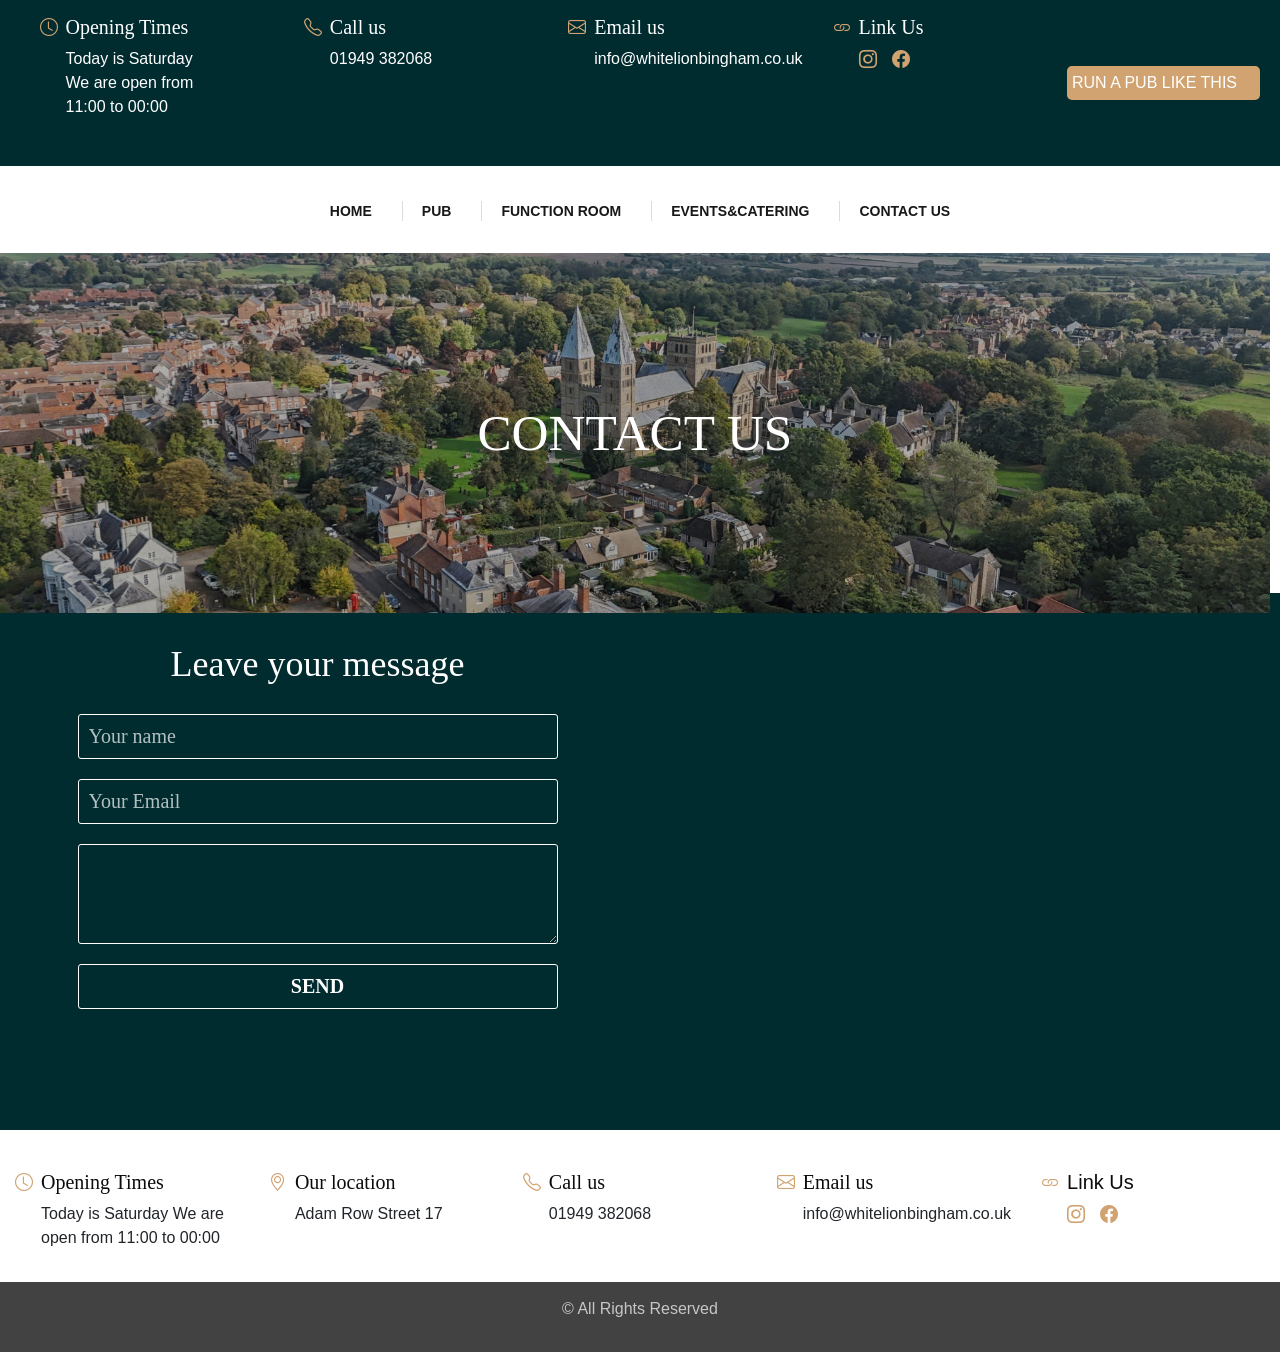
<file: project-1/contact.html>
<!DOCTYPE html>
<html lang="en">

<head>
  <meta charset="UTF-8">

  <meta name="viewport" content="width=device-width, initial-scale=1.0">
  <link rel="stylesheet" href="https://cdn.jsdelivr.net/npm/bootstrap-icons/font/bootstrap-icons.css">
  <link rel="stylesheet" href="./css/index.css">
  <link rel="stylesheet" href="./css/base/fonts.css">
  <title>Pub</title>
</head>

<body>
  <header class="header">
    <div class="wrapper">
      <div class="container">
        <div class="burger">
          <h3 class="logo">THE RAINDEER</h3>
          <a class="burger-icon" href="#">
            <span></span>
          </a>
        </div>
        <div class="header__inner">
          <div class="header__top">
            <ul class="header__descr">
              <li class="descr__item">
                <i class="bi bi-clock"></i>
                <div class="descr__content">
                  <h4 class="descr_title title">Opening Times</h4>
                  <p class="descr__text">Today is Saturday We are open from 11:00 to 00:00</p>
                </div>
              </li>
              <li class="descr__item">
                <i class="bi bi-telephone"></i>
                <div class="descr__content">
                  <h4 class="descr_title title">Call us</h4>
                  <a class="descr_link" href="tel:01949382068">01949 382068</a>
                </div>
              </li>
              <li class="descr__item">
                <i class="bi bi-envelope"></i>
                <div class="descr__content">
                  <h4 class="descr_title title">Email us</h4>
                  <a class="descr_link" href="mail:info@whitelionbingham.co.uk">info@whitelionbingham.co.uk</a>
                </div>
              </li>
              <li class="descr__item">
                <i class="bi bi-link"></i>
                <div class="descr__content">
                  <h4 class="descr_title title">Link Us</h4>
                  <div class="header__socials">
                    <a href="#"><i class="bi bi-instagram"></i></a>
                    <a href="# "><i class="bi bi-facebook"></i></a>
                  </div>
                </div>
              </li>
            </ul>
            <a href="#" class="header__top-button">Run a pub like this <i class="bi bi-arrow-right"></i> </a>
          </div>
          <div class="header__bottom">
            <nav class="header__nav">
              <ul class="nav__list">
                <li class="nav__item">
                  <a href="/index.html" class="nav__link">Home</a>
                </li>
                <li class="nav__item">
                  <a href="/pub.html" class="nav__link">Pub</a>
                </li>
                <li class="nav__item">
                  <a href="/function.html" class="nav__link">Function Room</a>
                </li>
                <li class="nav__item">
                  <a href="/events.html" class="nav__link">Events&Catering</a>
                </li>
                <li class="nav__item">
                  <a href="/contact.html" class="nav__link">Contact Us</a>
                </li>
              </ul>
            </nav>
          </div>
        </div>
      </div>
    </div>
  </header>
  <div class="page__image">
    <img src="images/Gallery/DJI_20250928115131_0012_D.jpeg" alt="Location">
    <h2 class="page__title">Contact us</h2>
  </div>
  <main class="main">
    <div class="wrapper">
      <section class="contact__section">
        <div class="container">
          <div class="contact__inner">
            <form class="contact_form">
              <h3 class="contact_title">Leave your message</h3>
              <input class="contact_input" type="text" placeholder="Your name">
              <input class="contact_input" type="email" placeholder="Your Email">
              <textarea class="contact_area"></textarea>
              <button class="contact_button button" type="submit">Send</button>
            </form>
            <div class="map"><iframe
                src="https://www.google.com/maps/embed?pb=!1m18!1m12!1m3!1d19176.29682473656!2d-0.973262796552595!3d53.07360680472412!2m3!1f0!2f0!3f0!3m2!1i1024!2i768!4f13.1!3m3!1m2!1s0x4879b7611c775eef%3A0x2347f8edccb5c87!2sThe%20Reindeer%20Inn!5e0!3m2!1sru!2sby!4v1766320046961!5m2!1sru!2sby"
                width="600" height="450" style="border:0;" allowfullscreen="" loading="lazy"
                referrerpolicy="no-referrer-when-downgrade"></iframe></div>
          </div>
        </div>
      </section>
    </div>
  </main>
  <footer class="footer">
    <div class="wrapper">
      <div class="container">
        <ul class="footer__descr">
          <li class="descr__item">
            <i class="bi bi-clock"></i>
            <div class="footer__descr-content">
              <h4 class="footer__descr-title title">Opening Times</h4>
              <p class="footer__desc-text">Today is Saturday We are open from 11:00 to 00:00</p>
            </div>
          </li>
          <li class="descr__item">
            <i class="bi bi-geo-alt"></i>
            <div class="footer__descr-content">
              <h4 class="footer__descr-title title">Our location</h4>
              <p class="footer__desc-text"> Adam Row Street 17</p>
            </div>
          </li>
          <li class="descr__item">
            <i class="bi bi-telephone"></i>
            <div class="footer__descr-content">
              <h4 class="footer__descr-title title">Call us</h4>
              <a href="tel:01949382068">01949 382068</a>
            </div>
          </li>
          <li class="descr__item">
            <i class="bi bi-envelope"></i>
            <div class="footer__descr-content">
              <h4 class="footer__descr-title title">Email us</h4>
              <a href="mail:info@whitelionbingham.co.uk">info@whitelionbingham.co.uk</a>
            </div>
          </li>
          <li class="descr__item">
            <i class="bi bi-link"></i>
            <div class="footer__descr-content">
              <h4 class="footer__descr-title">Link Us</h4>
              <div class="footer__socials">
                <a href="#"><i class="bi bi-instagram"></i></a>
                <a href="# "><i class="bi bi-facebook"></i></a>
              </div>
            </div>
          </li>
        </ul>
      </div>
    </div>
  </footer>
  <div class="footer__bottom">
    <p>&copy; All Rights Reserved</p>
  </div>
  <script src="./js/fslightbox.js"></script>
  <script src="./js/swiper-bundle.min.js"></script>
  <script src="./js/main.js"></script>
</body>

</html>
</file>
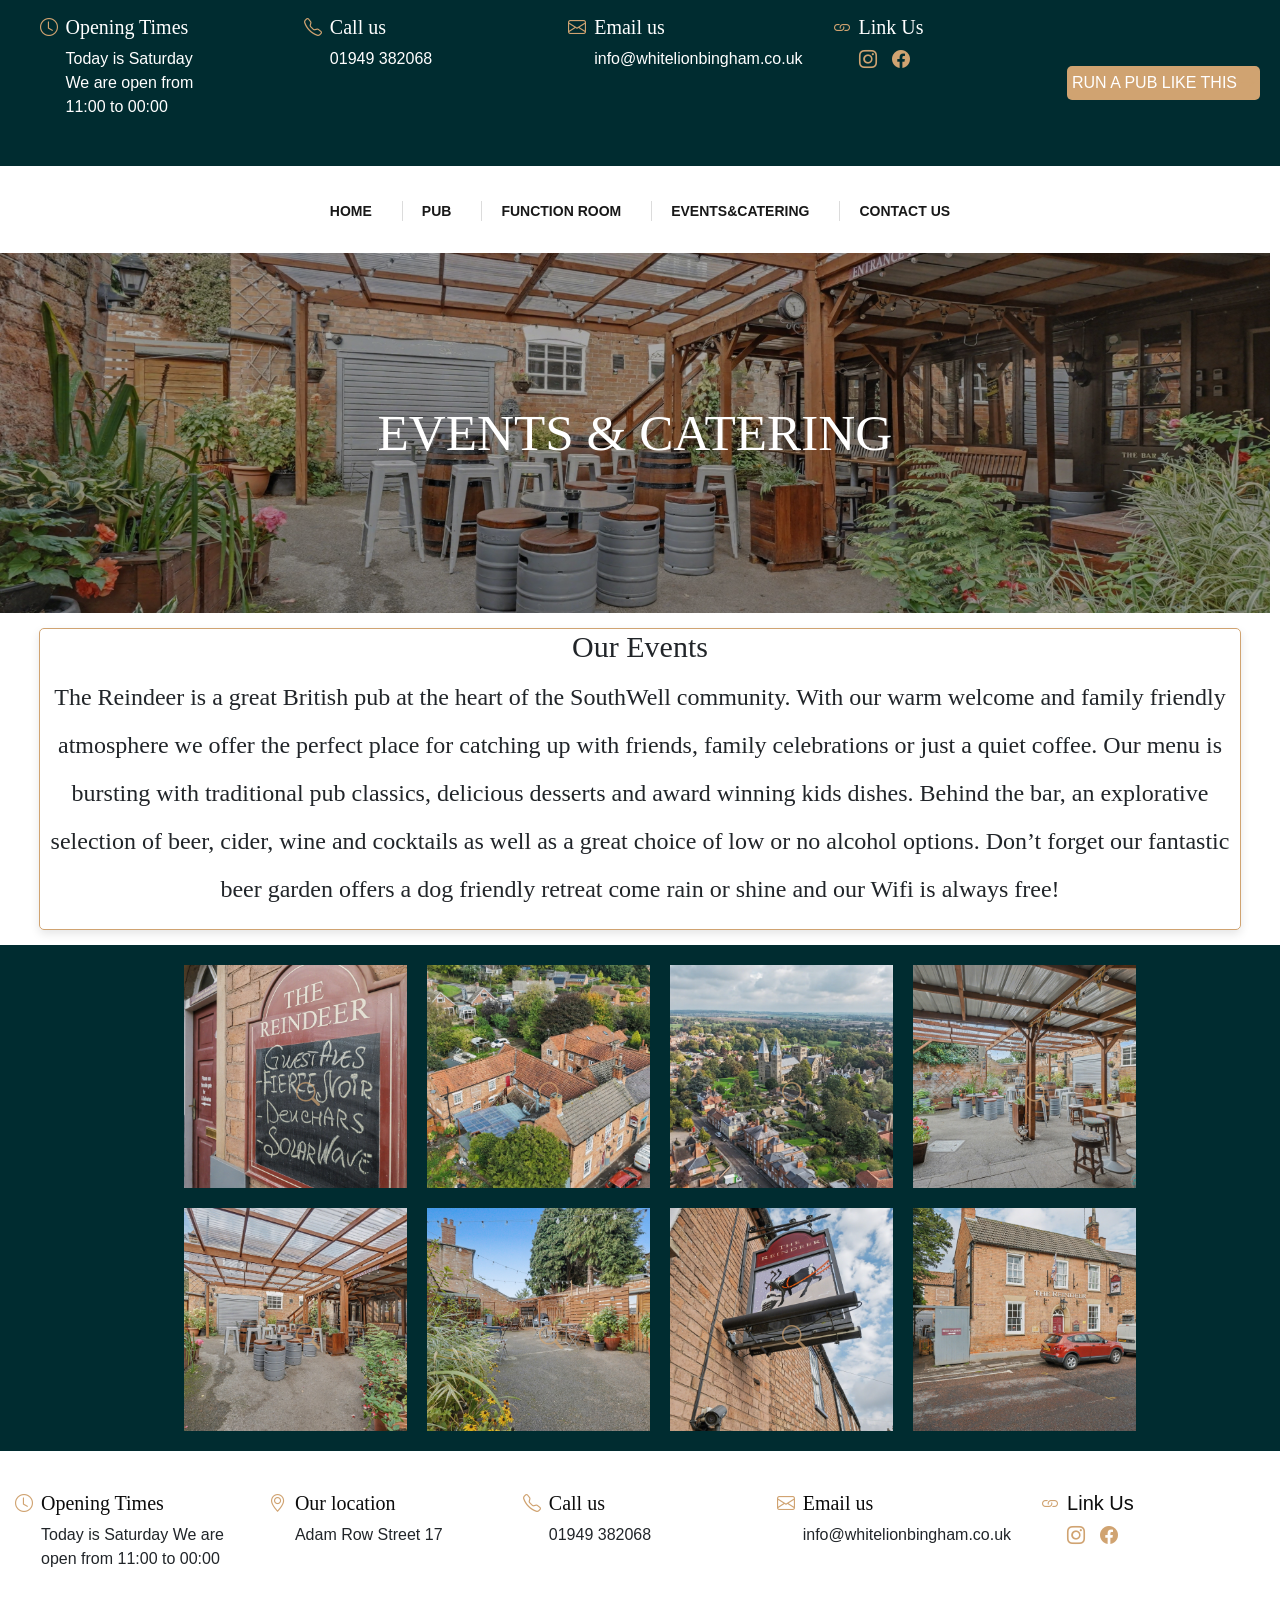
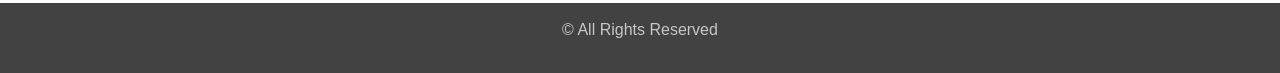
<file: project-1/events.html>
<!DOCTYPE html>
<html lang="en">

<head>
  <meta charset="UTF-8">

  <meta name="viewport" content="width=device-width, initial-scale=1.0">
  <link rel="stylesheet" href="https://cdn.jsdelivr.net/npm/bootstrap-icons/font/bootstrap-icons.css">
  <link rel="stylesheet" href="./css/index.css">
  <link rel="stylesheet" href="./css/base/fonts.css">
  <title>Pub</title>
</head>

<body>
  <header class="header">
    <div class="wrapper">
      <div class="container">
        <div class="burger">
          <h3 class="logo">THE RAINDEER</h3>
          <a class="burger-icon" href="#">
            <span></span>
          </a>
        </div>
        <div class="header__inner">
          <div class="header__top">
            <ul class="header__descr">
              <li class="descr__item">
                <i class="bi bi-clock"></i>
                <div class="descr__content">
                  <h4 class="descr_title title">Opening Times</h4>
                  <p class="descr__text">Today is Saturday We are open from 11:00 to 00:00</p>
                </div>
              </li>
              <li class="descr__item">
                <i class="bi bi-telephone"></i>
                <div class="descr__content">
                  <h4 class="descr_title title">Call us</h4>
                  <a class="descr_link" href="tel:01949382068">01949 382068</a>
                </div>
              </li>
              <li class="descr__item">
                <i class="bi bi-envelope"></i>
                <div class="descr__content">
                  <h4 class="descr_title title">Email us</h4>
                  <a class="descr_link" href="mail:info@whitelionbingham.co.uk">info@whitelionbingham.co.uk</a>
                </div>
              </li>
              <li class="descr__item">
                <i class="bi bi-link"></i>
                <div class="descr__content">
                  <h4 class="descr_title title">Link Us</h4>
                  <div class="header__socials">
                    <a href="#"><i class="bi bi-instagram"></i></a>
                    <a href="# "><i class="bi bi-facebook"></i></a>
                  </div>
                </div>
              </li>
            </ul>
            <a href="#" class="header__top-button">Run a pub like this <i class="bi bi-arrow-right"></i> </a>
          </div>
          <div class="header__bottom">
            <nav class="header__nav">
              <ul class="nav__list">
                <li class="nav__item">
                  <a href="/index.html" class="nav__link">Home</a>
                </li>
                <li class="nav__item">
                  <a href="/pub.html" class="nav__link">Pub</a>
                </li>
                <li class="nav__item">
                  <a href="/function.html" class="nav__link">function Room</a>
                </li>
                <li class="nav__item">
                  <a href="/events.html" class="nav__link">Events&Catering</a>
                </li>
                <li class="nav__item">
                  <a href="/contact.html" class="nav__link">Contact Us</a>
                </li>
              </ul>
            </nav>
          </div>
        </div>
      </div>
    </div>
  </header>
  <div class="page__image">
    <img src="images/Gallery/DSC09262.jpeg" alt="Pub">
    <h2 class="page__title">Events & Catering</h2>
  </div>
  <main class="main">
    <div class="wrapper">
      <section class="description__section">
        <div class="conrainer">
          <div class="description__inner">
            <div class="description__content">
              <h2 class="description__title">
                Our Events
              </h2>
              <p class="description__text">The Reindeer is a great British pub at the heart of the SouthWell community.
                With our warm welcome and family friendly atmosphere we offer the perfect place for catching up with
                friends, family celebrations or just a quiet coffee. Our menu is bursting with traditional pub classics,
                delicious desserts and award winning kids dishes.
                Behind the bar, an explorative selection of beer, cider, wine and cocktails as well as a great choice of
                low or no alcohol options.
                Don’t forget our fantastic beer garden offers a dog friendly retreat come rain or shine and our Wifi is
                always free! </p>
            </div>
          </div>
        </div>
      </section>
    <section class="gallery__section">
        <div class="container">
          <ul class="gallery__list">
            <li class="gallery_item">
              <a class="gallery__img" data-fslightbox="gallery" href="images/Gallery/DSC09289.jpeg">
                <i class="bi bi-search"></i>
                <img src="images/Gallery/DSC09289.jpeg" alt="">
              </a>
            </li>
            <li class="gallery_item">
              <a class="gallery__img" data-fslightbox="gallery" href="images/Gallery/DJI_20250928114631_0006_D.jpeg">
                <i class="bi bi-search"></i>
                <img src="images/Gallery/DJI_20250928114631_0006_D.jpeg" alt="">
              </a>
            </li>
            <li class="gallery_item">
              <a class="gallery__img" data-fslightbox="gallery" href="images/Gallery/DJI_20250928115131_0012_D.jpeg">
                <i class="bi bi-search"></i>
                <img src="images/Gallery/DJI_20250928115131_0012_D.jpeg" alt="">
              </a>
            </li>
            <li class="gallery_item">
              <a class="gallery__img" data-fslightbox="gallery" href="images/Gallery/DSC09258.jpeg">
                <i class="bi bi-search"></i>
                <img src="images/Gallery/DSC09258.jpeg" alt="">
              </a>
            </li>
            <li class="gallery_item">
              <a class="gallery__img" data-fslightbox="gallery" href="images/Gallery/DSC09262.jpeg">
                <i class="bi bi-search"></i>
                <img src="images/Gallery/DSC09262.jpeg" alt="">
              </a>
            </li>
            <li class="gallery_item">
              <a class="gallery__img" data-fslightbox="gallery" href="images/Gallery/DSC09268.jpeg">
                <i class="bi bi-search"></i>
                <img src="images/Gallery/DSC09268.jpeg" alt="">
              </a>
            </li>
            <li class="gallery_item">
              <a class="gallery__img" data-fslightbox="gallery" href="images/Gallery/DSC09290.jpeg">
                <i class="bi bi-search"></i>
                <img src="images/Gallery/DSC09290.jpeg" alt="">
              </a>
            </li>
            <li class="gallery_item">
              <a class="gallery__img" data-fslightbox="gallery" href="images/Gallery/DSC09284.jpeg">
                <i class="bi bi-search"></i>
                <img src="images/Gallery/DSC09284.jpeg" alt="">
              </a>
            </li>
          </ul>
        </div>
      </section>
    </div>
  </main>
  <footer class="footer">
    <div class="wrapper">
      <div class="container">
        <ul class="footer__descr">
          <li class="descr__item">
            <i class="bi bi-clock"></i>
            <div class="footer__descr-content">
              <h4 class="footer__descr-title title">Opening Times</h4>
              <p class="footer__desc-text">Today is Saturday We are open from 11:00 to 00:00</p>
            </div>
          </li>
          <li class="descr__item">
            <i class="bi bi-geo-alt"></i>
            <div class="footer__descr-content">
              <h4 class="footer__descr-title title">Our location</h4>
              <p class="footer__desc-text"> Adam Row Street 17</p>
            </div>
          </li>
          <li class="descr__item">
            <i class="bi bi-telephone"></i>
            <div class="footer__descr-content">
              <h4 class="footer__descr-title title">Call us</h4>
              <a href="tel:01949382068">01949 382068</a>
            </div>
          </li>
          <li class="descr__item">
            <i class="bi bi-envelope"></i>
            <div class="footer__descr-content">
              <h4 class="footer__descr-title title">Email us</h4>
              <a href="mail:info@whitelionbingham.co.uk">info@whitelionbingham.co.uk</a>
            </div>
          </li>
          <li class="descr__item">
            <i class="bi bi-link"></i>
            <div class="footer__descr-content">
              <h4 class="footer__descr-title">Link Us</h4>
              <div class="footer__socials">
                <a href="#"><i class="bi bi-instagram"></i></a>
                <a href="# "><i class="bi bi-facebook"></i></a>
              </div>
            </div>
          </li>
        </ul>
      </div>
    </div>
  </footer>
  <div class="footer__bottom">
    <p>&copy; All Rights Reserved</p>
  </div>
  <script src="./js/fslightbox.js"></script>
  <script src="./js/swiper-bundle.min.js"></script>
  <script src="./js/main.js"></script>
</body>

</html>
</file>
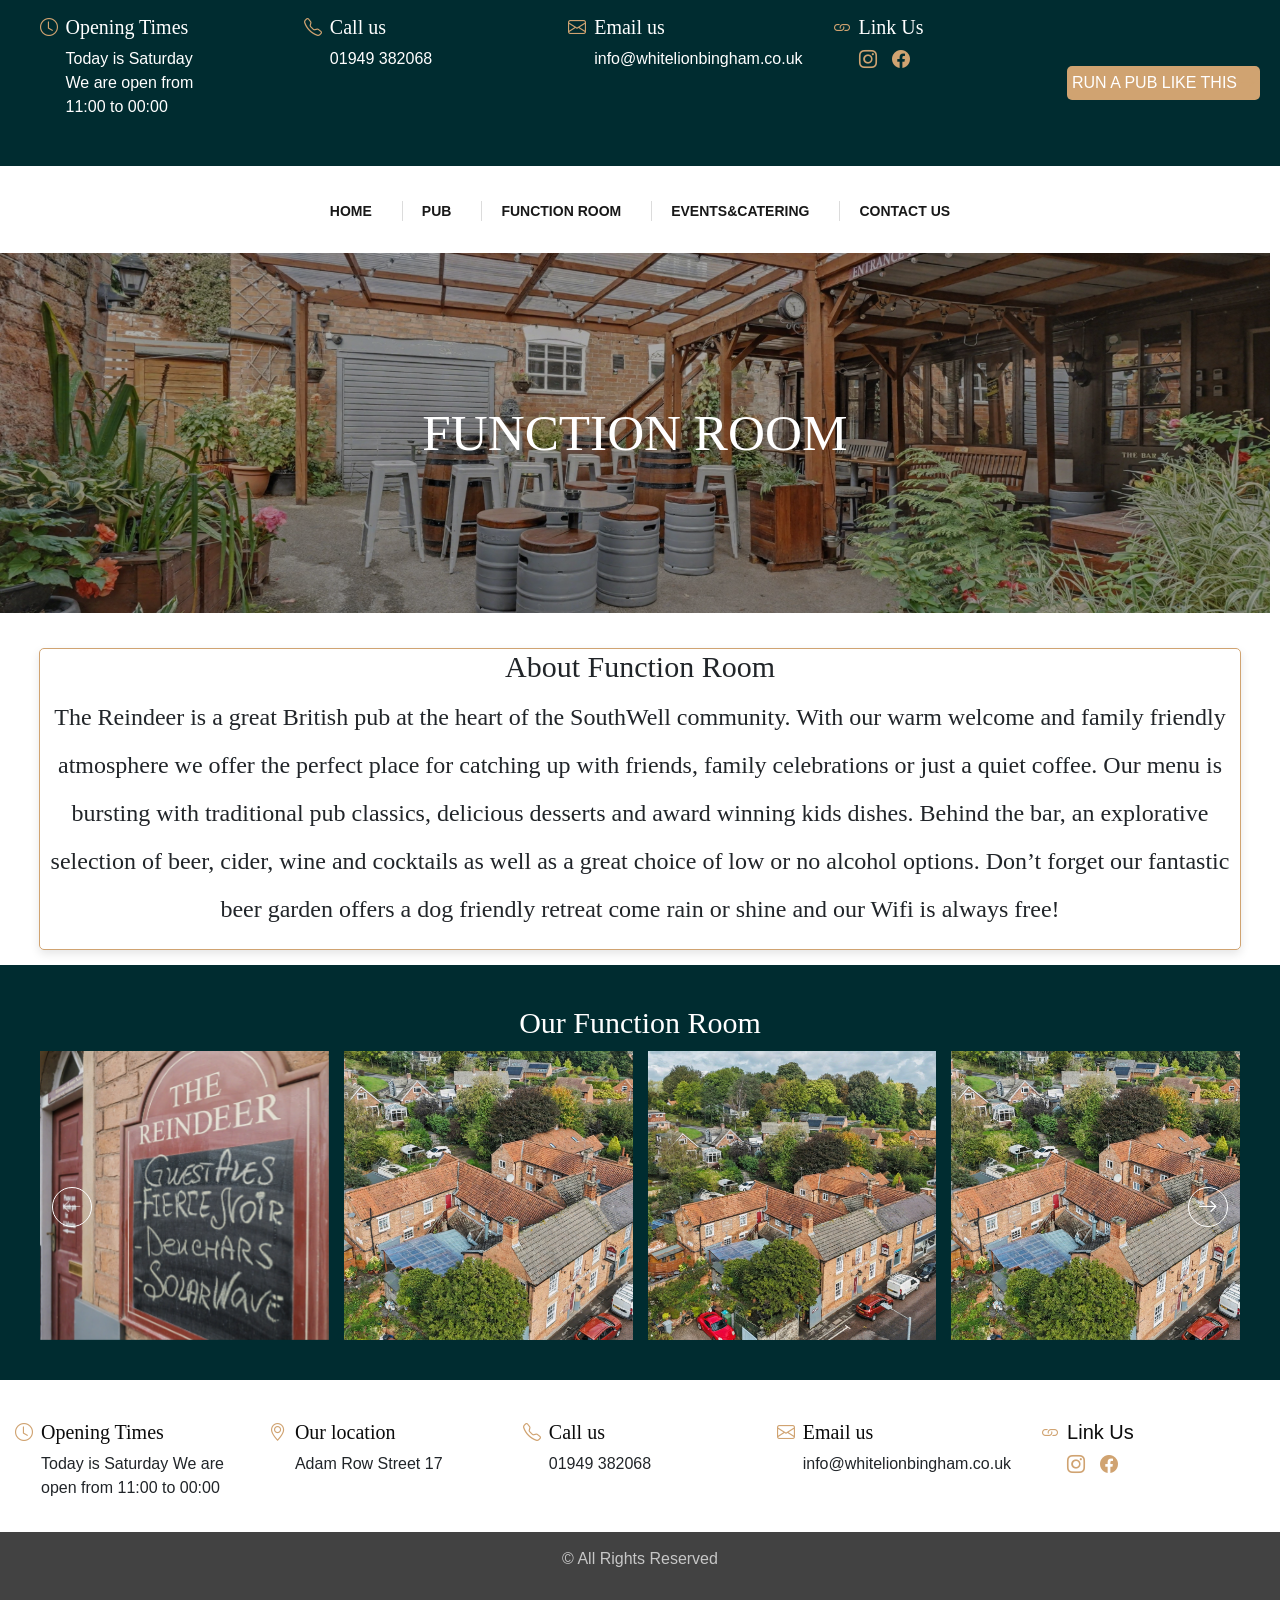
<file: project-1/function.html>
<!DOCTYPE html>
<html lang="en">

<head>
  <meta charset="UTF-8">

  <meta name="viewport" content="width=device-width, initial-scale=1.0">
  <link rel="stylesheet" href="https://cdn.jsdelivr.net/npm/bootstrap-icons/font/bootstrap-icons.css">
  <link rel="stylesheet" href="./css/index.css">
  <link rel="stylesheet" href="./css/base/fonts.css">
  <title>Pub</title>
</head>

<body>
  <header class="header">
    <div class="wrapper">
      <div class="container">
        <div class="burger">
          <h3 class="logo">THE RAINDEER</h3>
          <a class="burger-icon" href="#">
            <span></span>
          </a>
        </div>
        <div class="header__inner">
          <div class="header__top">
            <ul class="header__descr">
              <li class="descr__item">
                <i class="bi bi-clock"></i>
                <div class="descr__content">
                  <h4 class="descr_title title">Opening Times</h4>
                  <p class="descr__text">Today is Saturday We are open from 11:00 to 00:00</p>
                </div>
              </li>
              <li class="descr__item">
                <i class="bi bi-telephone"></i>
                <div class="descr__content">
                  <h4 class="descr_title title">Call us</h4>
                  <a class="descr_link" href="tel:01949382068">01949 382068</a>
                </div>
              </li>
              <li class="descr__item">
                <i class="bi bi-envelope"></i>
                <div class="descr__content">
                  <h4 class="descr_title title">Email us</h4>
                  <a class="descr_link" href="mail:info@whitelionbingham.co.uk">info@whitelionbingham.co.uk</a>
                </div>
              </li>
              <li class="descr__item">
                <i class="bi bi-link"></i>
                <div class="descr__content">
                  <h4 class="descr_title title">Link Us</h4>
                  <div class="header__socials">
                    <a href="#"><i class="bi bi-instagram"></i></a>
                    <a href="# "><i class="bi bi-facebook"></i></a>
                  </div>
                </div>
              </li>
            </ul>
            <a href="#" class="header__top-button">Run a pub like this <i class="bi bi-arrow-right"></i> </a>
          </div>
          <div class="header__bottom">
            <nav class="header__nav">
              <ul class="nav__list">
                <li class="nav__item">
                  <a href="/index.html" class="nav__link">Home</a>
                </li>
                <li class="nav__item">
                  <a href="/pub.html" class="nav__link">Pub</a>
                </li>
                <li class="nav__item">
                  <a href="/function.html" class="nav__link">function Room</a>
                </li>
                <li class="nav__item">
                  <a href="/events.html" class="nav__link">Events&Catering</a>
                </li>
                <li class="nav__item">
                  <a href="/contact.html" class="nav__link">Contact Us</a>
                </li>
              </ul>
            </nav>
          </div>
        </div>
      </div>
    </div>
  </header>
  <div class="page__image">
    <img src="images/Gallery/DSC09262.jpeg" alt="Pub">
    <h2 class="page__title">Function Room</h2>
  </div>
  <main>
    <div class="wrapper">
      <section class="description__section">
        <div class="conrainer">
          <div class="description__inner">
            <div class="description__content">
              <h2 class="description__title">
                About Function Room
              </h2>
              <p class="description__text">The Reindeer is a great British pub at the heart of the SouthWell community.
                With our warm welcome and family friendly atmosphere we offer the perfect place for catching up with
                friends, family celebrations or just a quiet coffee. Our menu is bursting with traditional pub classics,
                delicious desserts and award winning kids dishes.
                Behind the bar, an explorative selection of beer, cider, wine and cocktails as well as a great choice of
                low or no alcohol options.
                Don’t forget our fantastic beer garden offers a dog friendly retreat come rain or shine and our Wifi is
                always free! </p>
            </div>
          </div>
        </div>
      </section>
      <section class="function__section">
        <div class="container">
          <div class="function__inner">
            <h2 class="function__title title">Our Function Room </h2>
            <div class="function__slider swiper">
              <div class="function__wrapper swiper-wrapper">
                <div class="function__slide swiper-slide">
                  <a class="function__slide-img" data-fslightbox="gallery" href="images/Gallery/DSC09289.jpeg">
                    <img src="images/Gallery/DSC09289.jpeg" alt="">
                  </a>
                </div>
                <div class="function__slide swiper-slide">
                  <a class="function__slide-img" data-fslightbox="gallery" href="images/Gallery/DJI_20250928114631_0006_D.jpeg">
                    <img src="images/Gallery/DJI_20250928114631_0006_D.jpeg" alt="">
                  </a>
                </div>
                <div class="function__slide swiper-slide">
                  <a class="function__slide-img" data-fslightbox="gallery" href="images/Gallery/DJI_20250928114624_0005_D.jpeg">
                    <img src="images/Gallery/DJI_20250928114624_0005_D.jpeg" alt="">
                  </a>
                </div>
                <div class="function__slide swiper-slide">
                  <a class="function__slide-img" data-fslightbox="gallery" href="images/Gallery/DJI_20250928114631_0006_D.jpeg">
                    <img src="images/Gallery/DJI_20250928114631_0006_D.jpeg" alt="">
                  </a>
                </div>
                <div class="function__slide swiper-slide">
                  <a class="function__slide-img" data-fslightbox="gallery" href="images/Gallery/DJI_20250928115131_0012_D.jpeg">
                    <img src="images/Gallery/DJI_20250928115131_0012_D.jpeg" alt="">
                  </a>
                </div>
                <div class="function__slide swiper-slide">
                  <a class="function__slide-img" data-fslightbox="gallery" href="images/Gallery/DSC09289.jpeg">
                    <img src="images/Gallery/DSC09289.jpeg" alt="">
                  </a>
                </div>
                <div class="function__slide swiper-slide">
                  <a class="function__slide-img" data-fslightbox="gallery" href="images/Gallery/DSC09290.jpeg">
                    <img src="images/Gallery/DSC09290.jpeg" alt="">
                  </a>
                </div>
              </div>
              <div class="function__nav">
                <button class="function__prev" type="button">
                  <i class="bi bi-arrow-left" style="color: #ffffff; font-size: 20px;"></i>
                </button>
                <button class="function__next" type="button">
                  <i class="bi bi-arrow-right" style="color: #ffffff; font-size: 20px;"></i>
                </button>
              </div>
            </div>
          </div>
        </div>
      </section>
    </div>
  </main>
  <footer class="footer">
    <div class="wrapper">
      <div class="container">
        <ul class="footer__descr">
          <li class="descr__item">
            <i class="bi bi-clock"></i>
            <div class="footer__descr-content">
              <h4 class="footer__descr-title title">Opening Times</h4>
              <p class="footer__desc-text">Today is Saturday We are open from 11:00 to 00:00</p>
            </div>
          </li>
          <li class="descr__item">
            <i class="bi bi-geo-alt"></i>
            <div class="footer__descr-content">
              <h4 class="footer__descr-title title">Our location</h4>
              <p class="footer__desc-text"> Adam Row Street 17</p>
            </div>
          </li>
          <li class="descr__item">
            <i class="bi bi-telephone"></i>
            <div class="footer__descr-content">
              <h4 class="footer__descr-title title">Call us</h4>
              <a href="tel:01949382068">01949 382068</a>
            </div>
          </li>
          <li class="descr__item">
            <i class="bi bi-envelope"></i>
            <div class="footer__descr-content">
              <h4 class="footer__descr-title title">Email us</h4>
              <a href="mail:info@whitelionbingham.co.uk">info@whitelionbingham.co.uk</a>
            </div>
          </li>
          <li class="descr__item">
            <i class="bi bi-link"></i>
            <div class="footer__descr-content">
              <h4 class="footer__descr-title">Link Us</h4>
              <div class="footer__socials">
                <a href="#"><i class="bi bi-instagram"></i></a>
                <a href="# "><i class="bi bi-facebook"></i></a>
              </div>
            </div>
          </li>
        </ul>
      </div>
    </div>
  </footer>
  <div class="footer__bottom">
    <p>&copy; All Rights Reserved</p>
  </div>
  <script src="./js/fslightbox.js"></script>
  <script src="./js/swiper-bundle.min.js"></script>
  <script src="./js/main.js"></script>
</body>

</html>
</file>
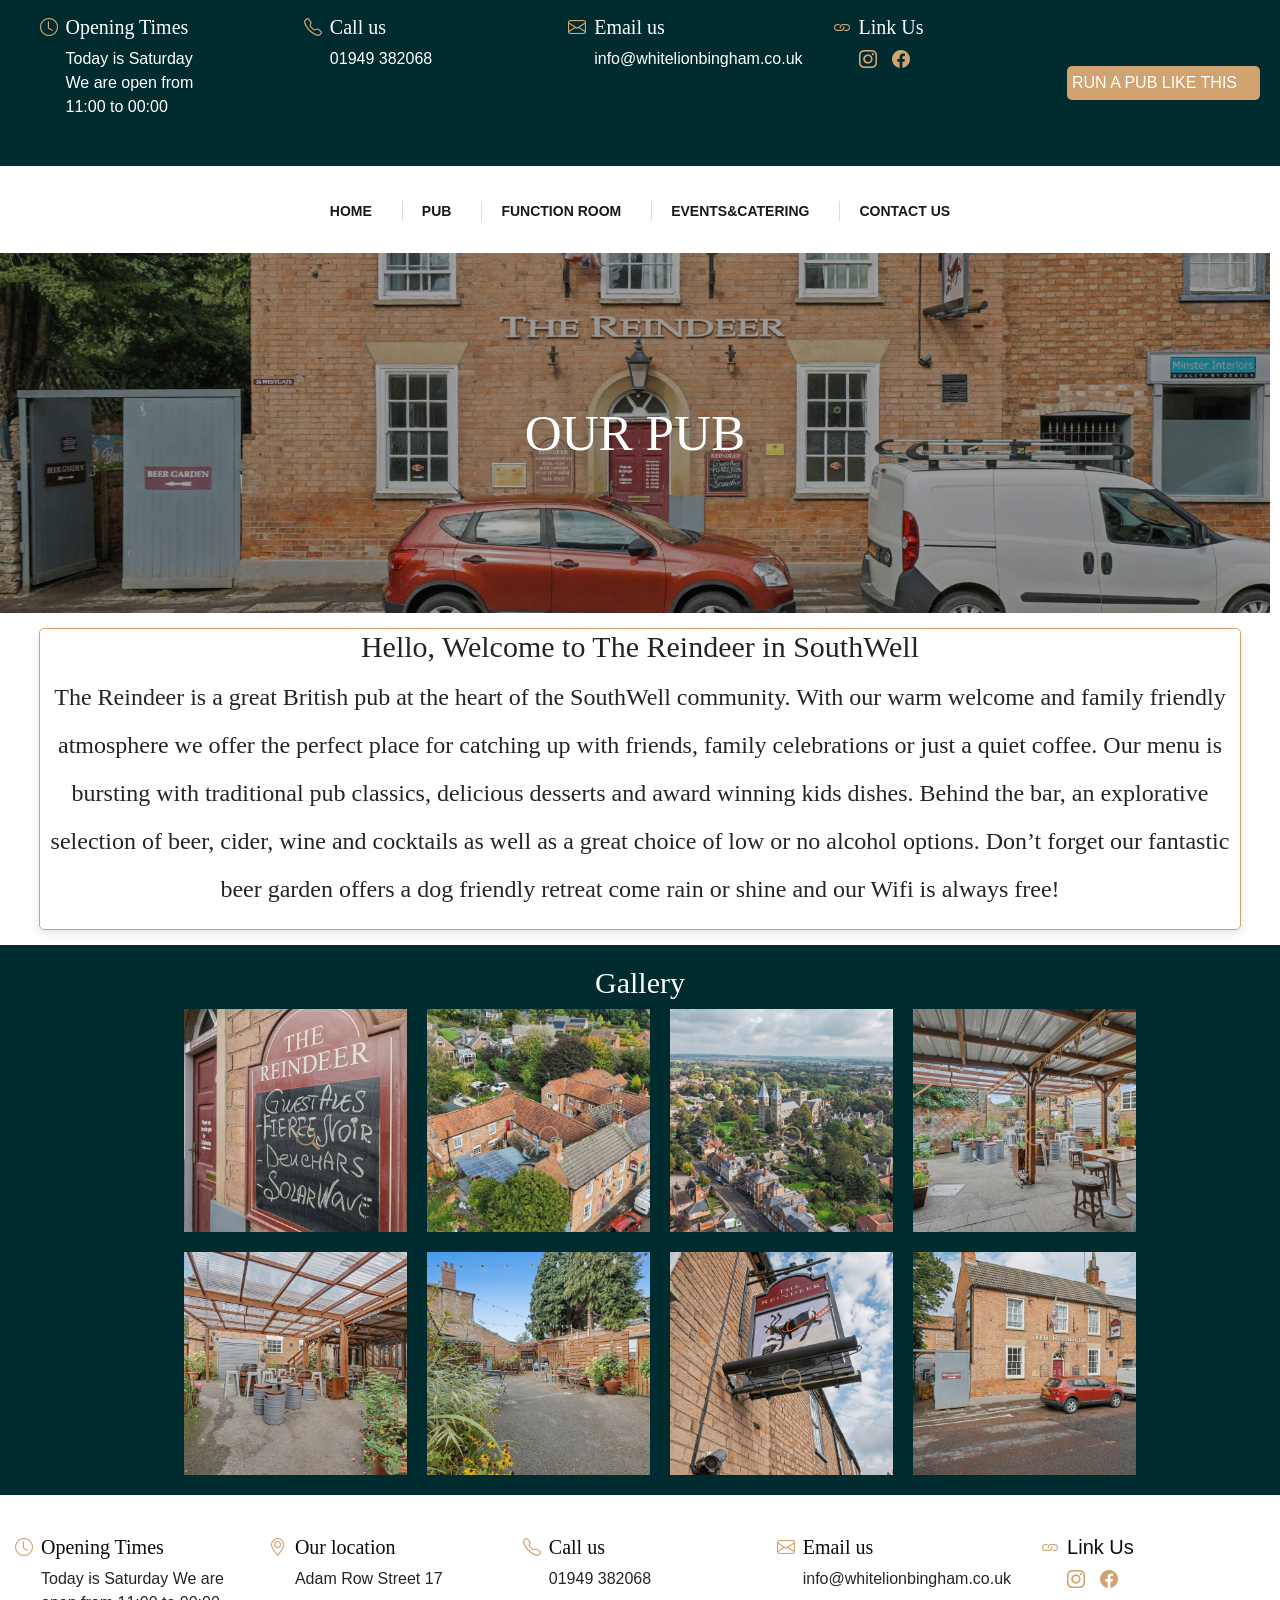
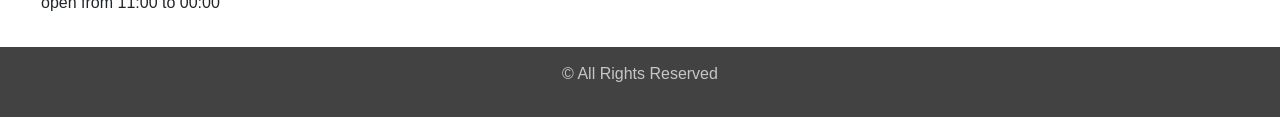
<file: project-1/pub.html>
<!DOCTYPE html>
<html lang="en">

<head>
  <meta charset="UTF-8">

  <meta name="viewport" content="width=device-width, initial-scale=1.0">
  <link rel="stylesheet" href="https://cdn.jsdelivr.net/npm/bootstrap-icons/font/bootstrap-icons.css">
  <link rel="stylesheet" href="./css/index.css">
  <link rel="stylesheet" href="./css/base/fonts.css">
  <title>Pub</title>
</head>

<body>
  <header class="header">
    <div class="wrapper">
      <div class="container">
        <div class="burger">
          <h3 class="logo">THE RAINDEER</h3>
          <a class="burger-icon" href="#">
            <span></span>
          </a>
        </div>
        <div class="header__inner">
          <div class="header__top">
            <ul class="header__descr">
              <li class="descr__item">
                <i class="bi bi-clock"></i>
                <div class="descr__content">
                  <h4 class="descr_title title">Opening Times</h4>
                  <p class="descr__text">Today is Saturday We are open from 11:00 to 00:00</p>
                </div>
              </li>
              <li class="descr__item">
                <i class="bi bi-telephone"></i>
                <div class="descr__content">
                  <h4 class="descr_title title">Call us</h4>
                  <a class="descr_link" href="tel:01949382068">01949 382068</a>
                </div>
              </li>
              <li class="descr__item">
                <i class="bi bi-envelope"></i>
                <div class="descr__content">
                  <h4 class="descr_title title">Email us</h4>
                  <a class="descr_link" href="mail:info@whitelionbingham.co.uk">info@whitelionbingham.co.uk</a>
                </div>
              </li>
              <li class="descr__item">
                <i class="bi bi-link"></i>
                <div class="descr__content">
                  <h4 class="descr_title title">Link Us</h4>
                  <div class="header__socials">
                    <a href="#"><i class="bi bi-instagram"></i></a>
                    <a href="# "><i class="bi bi-facebook"></i></a>
                  </div>
                </div>
              </li>
            </ul>
            <a href="#" class="header__top-button">Run a pub like this <i class="bi bi-arrow-right"></i> </a>
          </div>
          <div class="header__bottom">
            <nav class="header__nav">
              <ul class="nav__list">
                <li class="nav__item">
                  <a href="/index.html" class="nav__link">Home</a>
                </li>
                <li class="nav__item">
                  <a href="/pub.html" class="nav__link">Pub</a>
                </li>
                <li class="nav__item">
                  <a href="/function.html" class="nav__link">Function Room</a>
                </li>
                <li class="nav__item">
                  <a href="/events.html" class="nav__link">Events&Catering</a>
                </li>
                <li class="nav__item">
                  <a href="/contact.html"class="nav__link">Contact Us</a>
                </li>
              </ul>
            </nav>
          </div>
        </div>
      </div>
    </div>
  </header>
  <div class="page__image">
    <img src="images/DSC09283.jpeg" alt="Pub">
    <h2 class="page__title">Our Pub</h2>
  </div>
  <main class="main">
    <div class="wrapper">
      <section class="description__section">
        <div class="conrainer">
          <div class="description__inner">
            <div class="description__content">
              <h2 class="description__title">
                Hello, Welcome to The Reindeer in SouthWell
              </h2>
              <p class="description__text">The Reindeer is a great British pub at the heart of the SouthWell community.
                With our warm welcome and family friendly atmosphere we offer the perfect place for catching up with
                friends, family celebrations or just a quiet coffee. Our menu is bursting with traditional pub classics,
                delicious desserts and award winning kids dishes.
                Behind the bar, an explorative selection of beer, cider, wine and cocktails as well as a great choice of
                low or no alcohol options.
                Don’t forget our fantastic beer garden offers a dog friendly retreat come rain or shine and our Wifi is
                always free! </p>
            </div>
          </div>
        </div>
      </section>
      <section class="gallery__section">
        <div class="container">
          <h2 class="gallery__title title">Gallery</h2>
          <ul class="gallery__list">
            <li class="gallery_item">
              <a class="gallery__img" data-fslightbox="gallery" href="images/Gallery/DSC09289.jpeg">
                <i class="bi bi-search"></i>
                <img src="images/Gallery/DSC09289.jpeg" alt="">
              </a>
            </li>
            <li class="gallery_item">
              <a class="gallery__img" data-fslightbox="gallery" href="images/Gallery/DJI_20250928114631_0006_D.jpeg">
                <i class="bi bi-search"></i>
                <img src="images/Gallery/DJI_20250928114631_0006_D.jpeg" alt="">
              </a>
            </li>
            <li class="gallery_item">
              <a class="gallery__img" data-fslightbox="gallery" href="images/Gallery/DJI_20250928115131_0012_D.jpeg">
                <i class="bi bi-search"></i>
                <img src="images/Gallery/DJI_20250928115131_0012_D.jpeg" alt="">
              </a>
            </li>
            <li class="gallery_item">
              <a class="gallery__img" data-fslightbox="gallery" href="images/Gallery/DSC09258.jpeg">
                <i class="bi bi-search"></i>
                <img src="images/Gallery/DSC09258.jpeg" alt="">
              </a>
            </li>
            <li class="gallery_item">
              <a class="gallery__img" data-fslightbox="gallery" href="images/Gallery/DSC09262.jpeg">
                <i class="bi bi-search"></i>
                <img src="images/Gallery/DSC09262.jpeg" alt="">
              </a>
            </li>
            <li class="gallery_item">
              <a class="gallery__img" data-fslightbox="gallery" href="images/Gallery/DSC09268.jpeg">
                <i class="bi bi-search"></i>
                <img src="images/Gallery/DSC09268.jpeg" alt="">
              </a>
            </li>
            <li class="gallery_item">
              <a class="gallery__img" data-fslightbox="gallery" href="images/Gallery/DSC09290.jpeg">
                <i class="bi bi-search"></i>
                <img src="images/Gallery/DSC09290.jpeg" alt="">
              </a>
            </li>
            <li class="gallery_item">
              <a class="gallery__img" data-fslightbox="gallery" href="images/Gallery/DSC09284.jpeg">
                <i class="bi bi-search"></i>
                <img src="images/Gallery/DSC09284.jpeg" alt="">
              </a>
            </li>
          </ul>
        </div>
      </section>
    </div>
  </main>
  <footer class="footer">
    <div class="wrapper">
      <div class="container">
        <ul class="footer__descr">
          <li class="descr__item">
            <i class="bi bi-clock"></i>
            <div class="footer__descr-content">
              <h4 class="footer__descr-title title">Opening Times</h4>
              <p class="footer__desc-text">Today is Saturday We are open from 11:00 to 00:00</p>
            </div>
          </li>
          <li class="descr__item">
            <i class="bi bi-geo-alt"></i>
            <div class="footer__descr-content">
              <h4 class="footer__descr-title title">Our location</h4>
              <p class="footer__desc-text"> Adam Row Street 17</p>
            </div>
          </li>
          <li class="descr__item">
            <i class="bi bi-telephone"></i>
            <div class="footer__descr-content">
              <h4 class="footer__descr-title title">Call us</h4>
              <a href="tel:01949382068">01949 382068</a>
            </div>
          </li>
          <li class="descr__item">
            <i class="bi bi-envelope"></i>
            <div class="footer__descr-content">
              <h4 class="footer__descr-title title">Email us</h4>
              <a href="mail:info@whitelionbingham.co.uk">info@whitelionbingham.co.uk</a>
            </div>
          </li>
          <li class="descr__item">
            <i class="bi bi-link"></i>
            <div class="footer__descr-content">
              <h4 class="footer__descr-title">Link Us</h4>
              <div class="footer__socials">
                <a href="#"><i class="bi bi-instagram"></i></a>
                <a href="# "><i class="bi bi-facebook"></i></a>
              </div>
            </div>
          </li>
        </ul>
      </div>
    </div>
  </footer>
  <div class="footer__bottom">
    <p>&copy;  All Rights Reserved</p>
  </div>
  <script src="./js/fslightbox.js"></script>
<script src="./js/swiper-bundle.min.js"></script>
<script src="./js/main.js"></script>
</body>

</html>
</file>
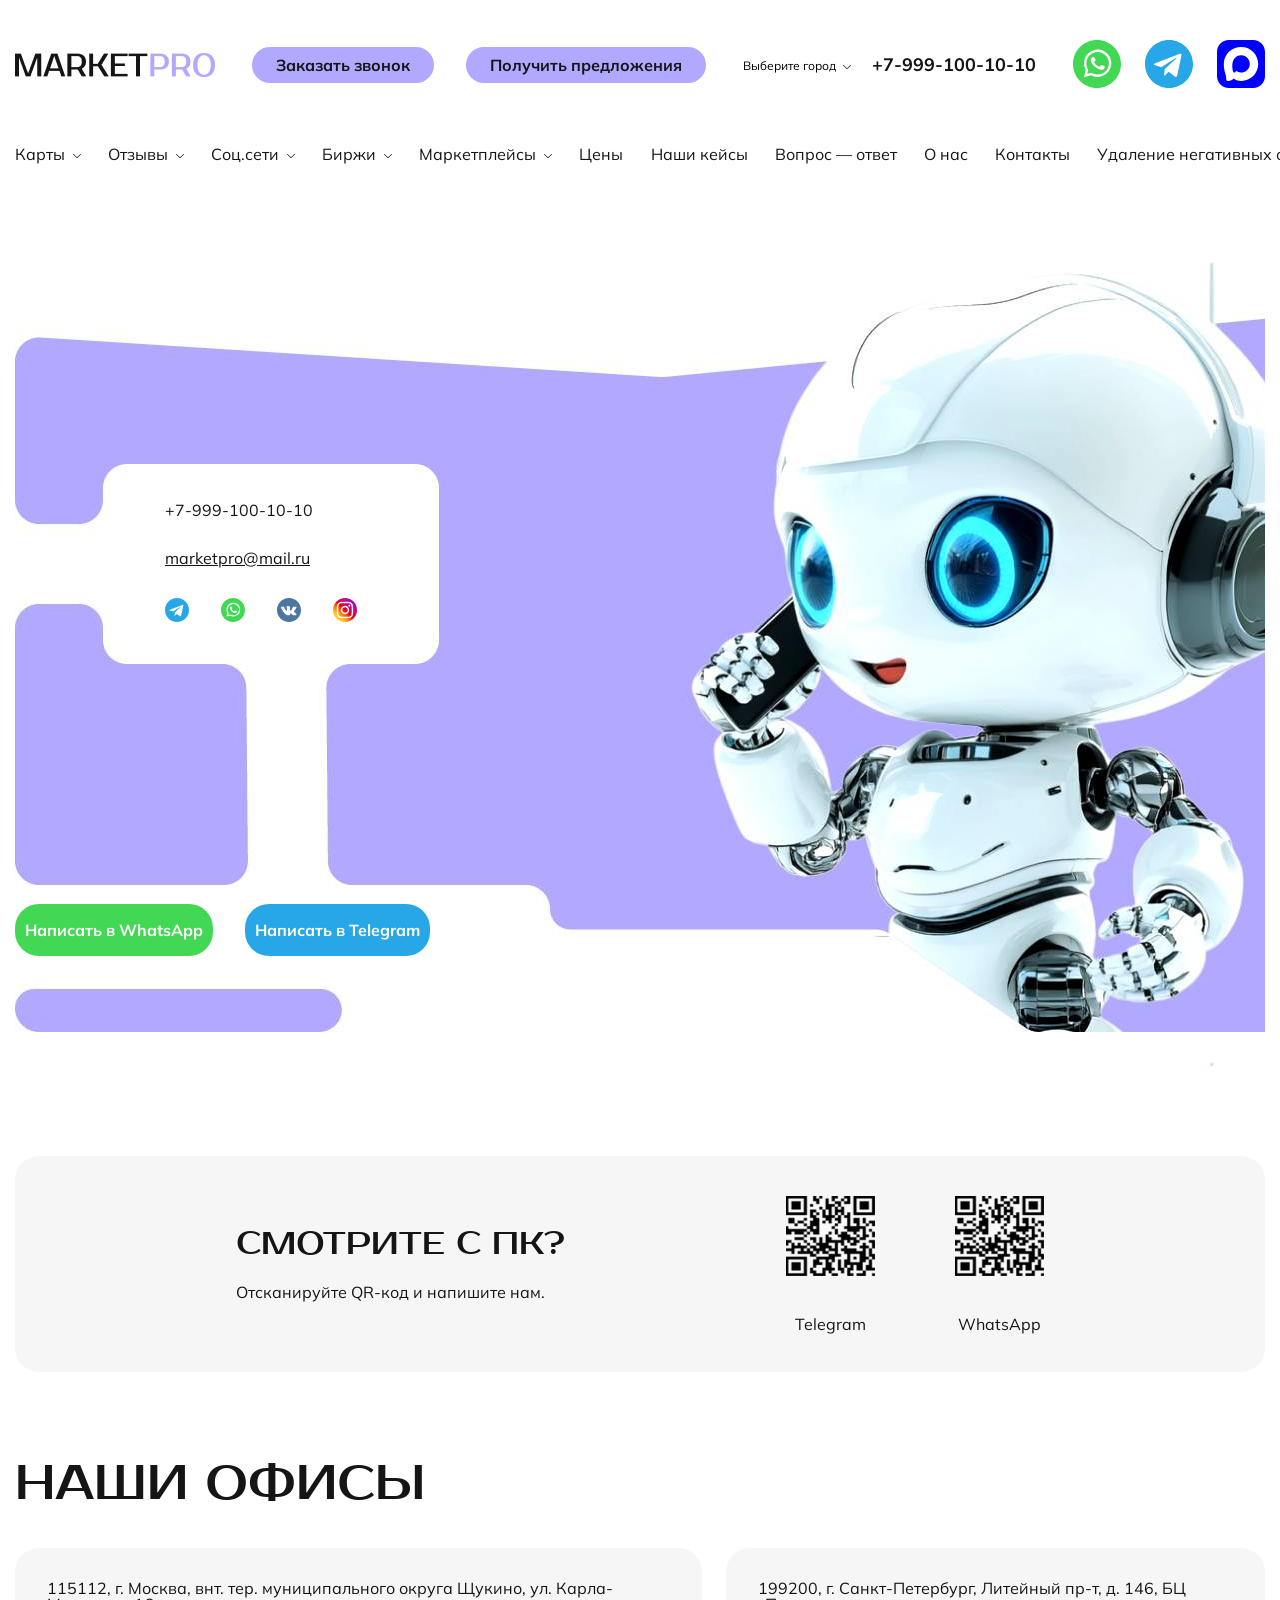
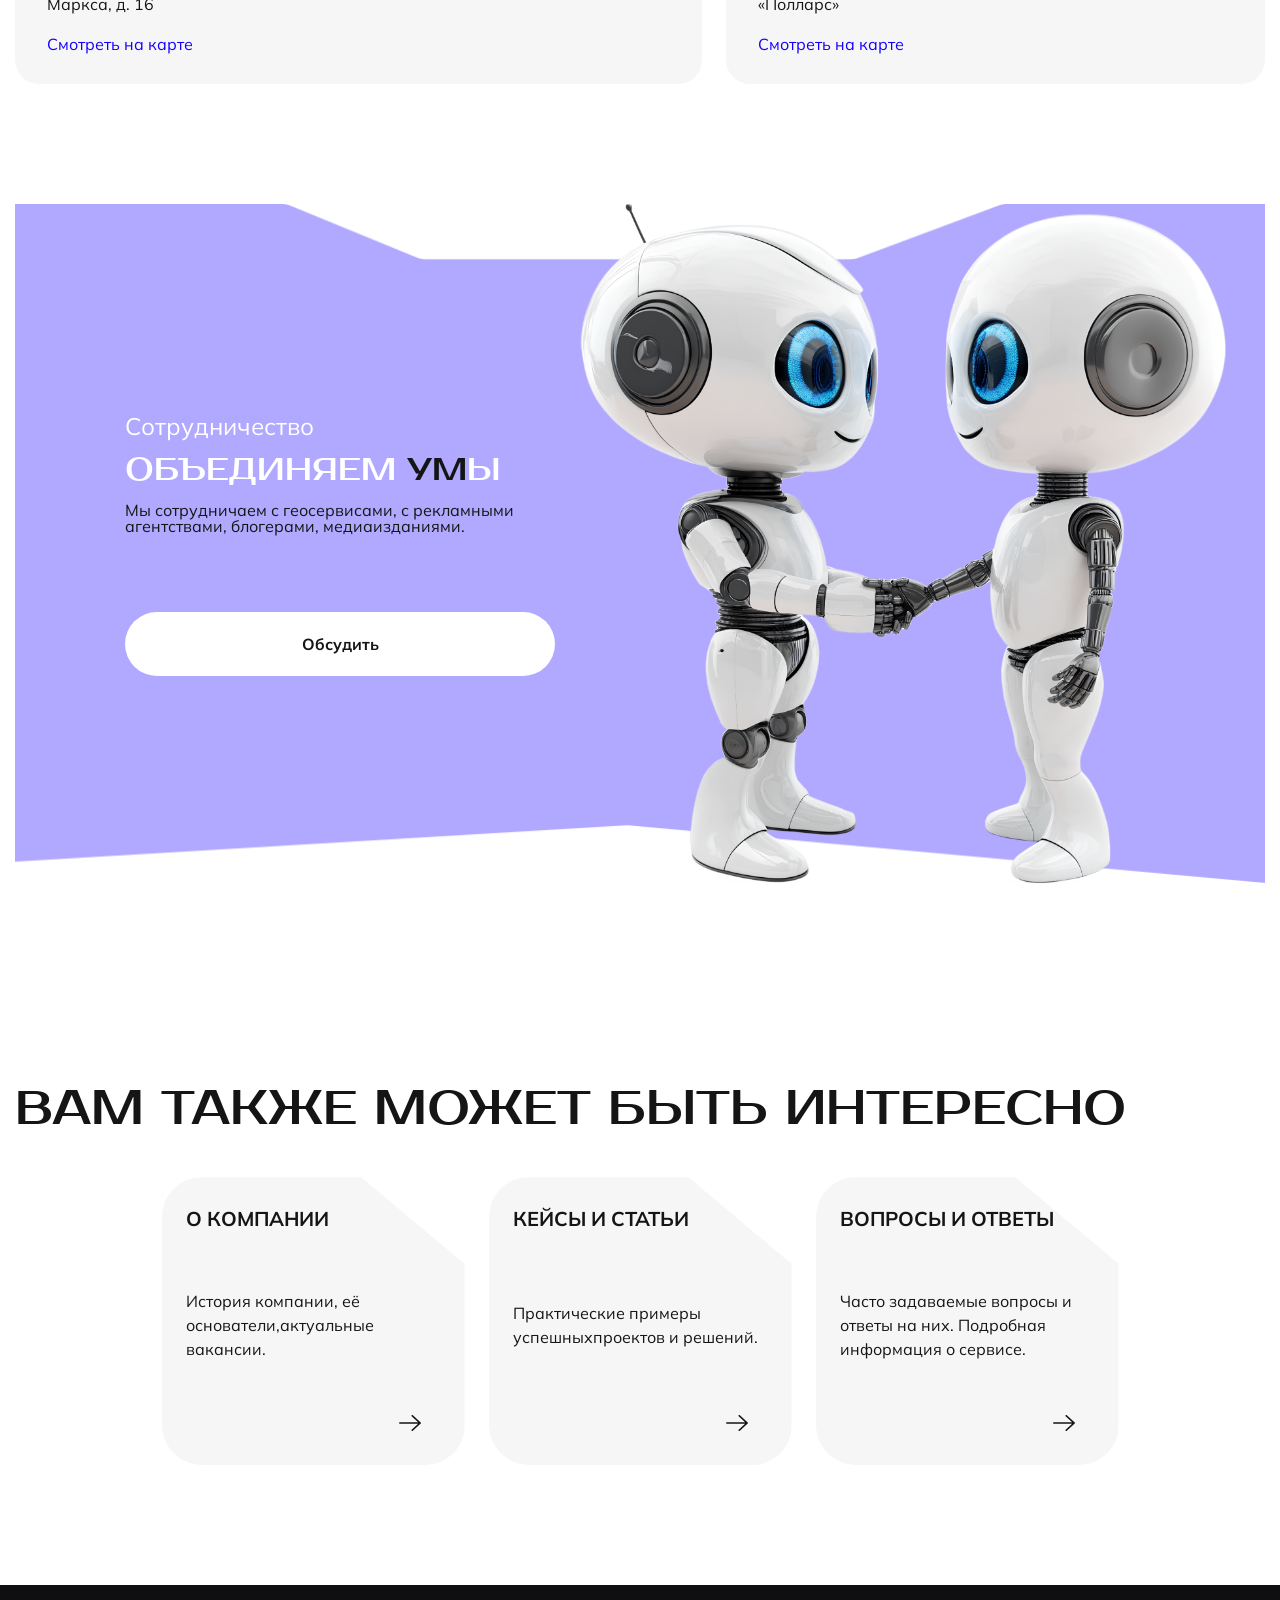
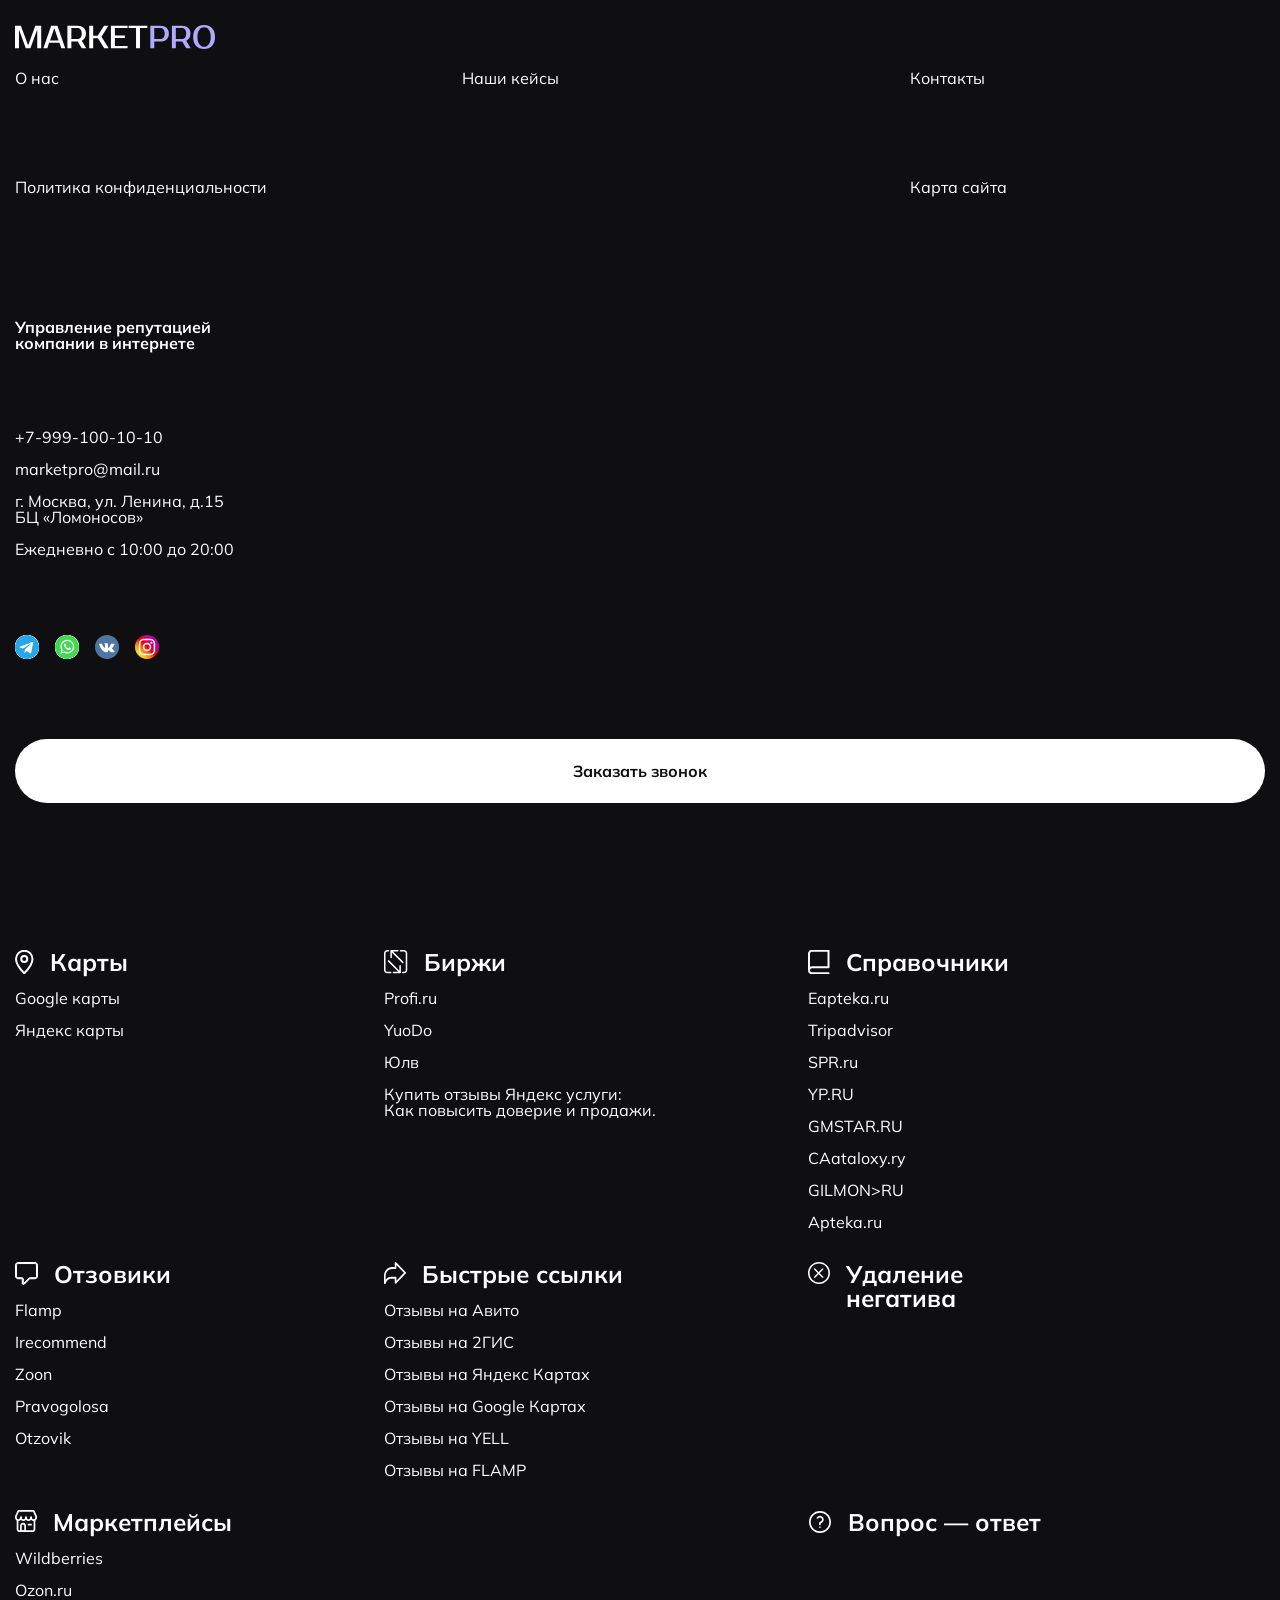
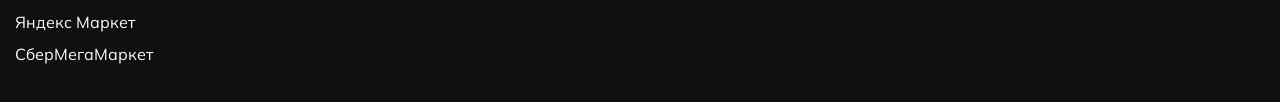
<file: project-2/contacts.html>
<!DOCTYPE html>
<html lang="en">

<head>
  <meta charset="UTF-8">
  <meta name="viewport" content="width=device-width, initial-scale=1.0">
  <link rel="stylesheet" href="css/fonts.css">
  <link rel="stylesheet" href="css/structure/swiper-bundle.min.css">
  <link rel="stylesheet" href="css/style.css">
  <title>MarketPro</title>
</head>

<body>
	<header class="header">
		<div class="container">
			<div class="header__inner">
				<div class="header__top">
					<a href="/" class="header__logo"><img src="images/logos/header-logo.png" alt="Логотип МаркетPro"></a>
					<a href="/" class="header__logo--mobile"><img src="images/logos/header-logo-mobile.png"
							alt="Логотип МаркетPro"></a>
					<a class="burger-icon" href="#">
						<span></span>
					</a>
					<div class="header__communication">
						<a href="#" class="header__communication-btn" id="openModal">Заказать звонок</a>
						<a href="#" class="header__communication-btn" id="openServiceModal">Получить предложения</a>
					</div>
					<div class="header__cites" aria-label="Выбор города"><span aria-hidden="true">
							<svg viewBox="0 0 8 8" width="8" height="16" fill="none" xmlns="http://www.w3.org/2000/svg">
								<path
									d="M7.909 0.488L4.217 3.916C4.157 3.972 4.078 4 3.999 4 3.921 4 3.842 3.972 3.782 3.916L0.090 0.488C-0.031 0.376 -0.031 0.195 0.090 0.084 0.210 -0.028 0.405 -0.028 0.525 0.084L4.000 3.310 7.475 0.084C7.595 -0.028 7.790 -0.028 7.910 0.084 8.030 0.196 8.030 0.376 7.909 0.488Z"
									fill="#151515" />
							</svg>
						</span>
						<div class="city-dropdown" id="cityDropdown">
							<button type="button" class="city__toggle" id="cityToggle" aria-haspopup="listbox" aria-expanded="false">
								Выберите город
							</button>
							<select id="city-select" name="city" aria-label="Город">
								<option value="">Выберите город</option>
								<option value="Новосибирск">Новосибирск</option>
								<option value="Омск">Омск</option>
								<option value="Красноярск">Красноярск</option>
								<option value="Кемерово">Кемерово</option>
								<option value="Томск">Томск</option>
								<option value="Тюмень">Тюмень</option>
								<option value="Иркутск">Иркутск</option>
								<option value="Чита">Улан-Удэ</option>
								<option value="Улан-Удэ">Улан-Удэ</option>
								<option value="Якутск">Якутск</option>
							</select>
							<div class="city-list" role="listbox" aria-label="Список городов" id="cityList" tabindex="-1">
							</div>
						</div>
					</div>
					<a href="tel:+79991001010" class="phone-number">+7-999-100-10-10</a>
					<div class="header__socials">
						<a href="#" class="socials__link ">
							<svg viewBox="0 0 48 48" xmlns="http://www.w3.org/2000/svg" xmlns:xlink="http://www.w3.org/1999/xlink"
								width="48.000000" height="48.000000" fill="none" customFrame="#000000">
								<path id="Vector"
									d="M0 24C0 10.7452 10.7452 0 24 0C37.2548 0 48 10.7452 48 24C48 37.2548 37.2548 48 24 48C10.7452 48 0 37.2548 0 24ZM18.2006 35.3127C20.185 36.3794 22.4034 36.9362 24.6562 36.9329C27.6579 36.9326 30.5758 35.9433 32.9587 34.1179C35.3416 32.2926 37.0567 29.733 37.8386 26.835C38.6206 23.9369 38.4259 20.862 37.2846 18.0858C36.1433 15.3095 34.1191 12.9867 31.525 11.4765C28.9309 9.96634 25.9115 9.35298 22.9338 9.7313C19.9561 10.1096 17.186 11.4586 15.0519 13.5694C12.9179 15.6803 11.5388 18.4356 11.1281 21.409C10.7173 24.3824 11.2977 27.4083 12.7795 30.0188L10.9406 37.125L18.2006 35.3127ZM24.6562 11.9887C22.6054 11.9889 20.5933 12.5476 18.8359 13.6048C17.0786 14.6621 15.6424 16.178 14.6816 17.9899C13.7207 19.8017 13.2715 21.8411 13.3821 23.889C13.4927 25.9368 14.159 27.9159 15.3094 29.6138L14.206 33.8705L18.6424 32.8354C20.1235 33.7673 21.8009 34.3422 23.5423 34.5148C25.2837 34.6873 27.0414 34.4526 28.6766 33.8294C30.3117 33.2061 31.7796 32.2113 32.9644 30.9235C34.1492 29.6357 35.0184 28.0901 35.5035 26.4087C35.9885 24.7274 36.0761 22.9563 35.7593 21.2353C35.4425 19.5143 34.73 17.8905 33.6781 16.4921C32.6261 15.0936 31.2635 13.9588 29.6978 13.1773C28.1321 12.3958 26.4062 11.9889 24.6562 11.9887ZM30.2081 29.4437C28.6289 30.1843 25.3318 29.7979 21.8583 26.8252C18.3848 23.8526 17.4937 20.6546 17.9812 18.9801C18.4687 17.3055 20.3841 16.9961 20.7454 17.0761C21.1067 17.1561 22.9134 20.0204 22.6672 20.3545C22.4211 20.6887 21.2318 21.878 21.2318 21.878C21.2318 21.878 21.1818 23.0948 23.4147 25.0058C25.6477 26.9168 26.8422 26.6794 26.8422 26.6794C26.8422 26.6794 27.8335 25.32 28.1256 25.0257C28.4176 24.7314 31.5268 26.0739 31.6616 26.4186C31.7964 26.7632 31.7868 28.7033 30.2077 29.4437L30.2081 29.4437Z"
									fill="rgb(67,216,84)" fill-rule="evenodd" />
							</svg></a>
						<a href="#" class="socials__link ">
							<svg viewBox="0 0 48 48" xmlns="http://www.w3.org/2000/svg" xmlns:xlink="http://www.w3.org/1999/xlink"
								width="48.000000" height="48.000000" fill="none" customFrame="#000000">
								<path id="Vector"
									d="M24 0C10.7452 0 0 10.7452 0 24C0 37.2548 10.7452 48 24 48C37.2548 48 48 37.2548 48 24C48 10.7452 37.2548 0 24 0ZM36.4743 15.1815L32.2117 35.5312C32.1601 35.7774 32.0475 36.0066 31.8842 36.1979C31.7209 36.3891 31.5122 36.5363 31.2772 36.6258C31.0422 36.7154 30.7885 36.7444 30.5393 36.7103C30.2902 36.6762 30.0536 36.58 29.8513 36.4306L23.6511 31.8499L19.8947 35.3936C19.8455 35.44 19.7876 35.4761 19.7243 35.4999C19.661 35.5237 19.5936 35.5346 19.5261 35.532C19.4585 35.5294 19.3922 35.5135 19.3309 35.485C19.2696 35.4565 19.2146 35.416 19.1691 35.3661L19.0883 35.2774L19.741 28.961L31.5052 18.2124C31.5633 18.1594 31.5995 18.0864 31.6066 18.008C31.6136 17.9296 31.591 17.8513 31.5432 17.7888C31.4954 17.7262 31.4259 17.6838 31.3484 17.6699C31.2708 17.6561 31.1909 17.6718 31.1244 17.714L16.0795 27.2362L9.6 25.06C9.42771 25.0022 9.27755 24.8924 9.17013 24.7458C9.0627 24.5992 9.00326 24.4229 8.99998 24.2412C8.99669 24.0595 9.04971 23.8812 9.15177 23.7308C9.25383 23.5804 9.39992 23.4653 9.57 23.4012L34.9219 13.851C35.1174 13.7774 35.3292 13.7577 35.535 13.7939C35.7407 13.8302 35.933 13.921 36.0917 14.057C36.2503 14.193 36.3695 14.3691 36.4368 14.5669C36.5041 14.7647 36.5171 14.977 36.4743 15.1815Z"
									fill="rgb(39,167,231)" fill-rule="nonzero" />
							</svg></a>
						<a href="#" class="socials__link ">
							<?xml version="1.0" encoding="UTF-8"?>
							<svg xmlns="http://www.w3.org/2000/svg" xml:space="preserve" width="48px" height="48px" version="1.1"
								style="shape-rendering:geometricPrecision; text-rendering:geometricPrecision; image-rendering:optimizeQuality; fill-rule:evenodd; clip-rule:evenodd"
								viewBox="0 0 1521.32 1516.58" xmlns:xlink="http://www.w3.org/1999/xlink"
								xmlns:xodm="http://www.corel.com/coreldraw/odm/2003">
								<defs>
									<style type="text/css">
										.fil0 {
											fill: blue
										}
										.fil1 {
											fill: white
										}
									</style>
								</defs>
								<g id="Слой_x0020_1">
									<metadata id="CorelCorpID_0Corel-Layer" />
									<path class="fil0"
										d="M372.47 0l776.37 0c204.87,0 372.48,167.61 372.48,372.47l0 771.64c0,204.86 -167.61,372.47 -372.48,372.47l-776.37 0c-204.86,0 -372.47,-167.61 -372.47,-372.47l0 -771.64c0,-204.86 167.61,-372.47 372.47,-372.47z" />
									<path class="fil1"
										d="M772.44 1295.02c-107.13,0 -156.91,-15.6 -243.19,-77.99 -54.92,70.2 -227.77,124.81 -235.38,31.2 0,-70.14 -15.84,-129.23 -33.31,-194.26 -21.38,-79.69 -45.16,-168.33 -45.16,-297.16 0,-307.17 253.55,-538.24 554.22,-538.24 300.58,0 536.3,242.3 536.3,541.23 0,298.89 -243.23,535.23 -533.49,535.23l0.01 -0.01zm4.34 -810.86c-146.28,-7.62 -260.42,93.24 -285.6,251.11 -20.87,130.76 16.11,290.06 47.72,298.07 14.92,3.78 53.1,-26.92 76.62,-50.31 38.73,24.94 83.14,44.28 132.52,46.82 150.2,7.82 283.26,-108.97 291.15,-258.22 7.88,-149.25 -112.21,-279.65 -262.39,-287.47l-0.02 0z" />
								</g>
							</svg>
						</a>
					</div>
				</div>
				<div class="header__bottom">
					<nav class="nav__menu">
						<ul class="nav__menu-list">
							<li class="nav__menu-item"><a class="nav__menu-link" href="#">Карты <span><svg viewBox="0 0 8 8"
											xmlns="http://www.w3.org/2000/svg" xmlns:xlink="http://www.w3.org/1999/xlink" width="8.000000"
											height="8.000000" fill="none">
											<rect id="chevron-down 1" width="8.000000" height="8.000000" x="0.000000" y="0.000000"
												fill="rgb(255,255,255)" fill-opacity="0"
												transform="matrix(-1,-1.22465e-16,1.22465e-16,-1,8,8)" />
											<path id="Vector"
												d="M7.90946 0.487884L4.21725 3.9162C4.15736 3.97181 4.07855 4 3.99978 4C3.92102 4 3.84225 3.97219 3.78235 3.9162L0.0901513 0.487884C-0.0300504 0.376274 -0.0300504 0.195319 0.0901513 0.0837082C0.210353 -0.0279027 0.405232 -0.0279027 0.525434 0.0837082L4.00019 3.31015L7.47497 0.0837082C7.59517 -0.0279027 7.79004 -0.0279027 7.91024 0.0837082C8.03044 0.195319 8.02966 0.376274 7.90946 0.487884Z"
												fill="rgb(21,21,21)" fill-rule="nonzero"
												transform="matrix(-1,-1.22465e-16,1.22465e-16,-1,8,6)" />
										</svg></span></a></li>
							<li class="nav__menu-item"><a class="nav__menu-link" href="feedback.html">Отзывы <span><svg
											viewBox="0 0 8 8" xmlns="http://www.w3.org/2000/svg" xmlns:xlink="http://www.w3.org/1999/xlink"
											width="8.000000" height="8.000000" fill="none">
											<rect id="chevron-down 1" width="8.000000" height="8.000000" x="0.000000" y="0.000000"
												fill="rgb(255,255,255)" fill-opacity="0"
												transform="matrix(-1,-1.22465e-16,1.22465e-16,-1,8,8)" />
											<path id="Vector"
												d="M7.90946 0.487884L4.21725 3.9162C4.15736 3.97181 4.07855 4 3.99978 4C3.92102 4 3.84225 3.97219 3.78235 3.9162L0.0901513 0.487884C-0.0300504 0.376274 -0.0300504 0.195319 0.0901513 0.0837082C0.210353 -0.0279027 0.405232 -0.0279027 0.525434 0.0837082L4.00019 3.31015L7.47497 0.0837082C7.59517 -0.0279027 7.79004 -0.0279027 7.91024 0.0837082C8.03044 0.195319 8.02966 0.376274 7.90946 0.487884Z"
												fill="rgb(21,21,21)" fill-rule="nonzero"
												transform="matrix(-1,-1.22465e-16,1.22465e-16,-1,8,6)" />
										</svg></span></a></li>
							<li class="nav__menu-item"><a class="nav__menu-link" href="vk.html">Соц.сети <span><svg viewBox="0 0 8 8"
											xmlns="http://www.w3.org/2000/svg" xmlns:xlink="http://www.w3.org/1999/xlink" width="8.000000"
											height="8.000000" fill="none">
											<rect id="chevron-down 1" width="8.000000" height="8.000000" x="0.000000" y="0.000000"
												fill="rgb(255,255,255)" fill-opacity="0"
												transform="matrix(-1,-1.22465e-16,1.22465e-16,-1,8,8)" />
											<path id="Vector"
												d="M7.90946 0.487884L4.21725 3.9162C4.15736 3.97181 4.07855 4 3.99978 4C3.92102 4 3.84225 3.97219 3.78235 3.9162L0.0901513 0.487884C-0.0300504 0.376274 -0.0300504 0.195319 0.0901513 0.0837082C0.210353 -0.0279027 0.405232 -0.0279027 0.525434 0.0837082L4.00019 3.31015L7.47497 0.0837082C7.59517 -0.0279027 7.79004 -0.0279027 7.91024 0.0837082C8.03044 0.195319 8.02966 0.376274 7.90946 0.487884Z"
												fill="rgb(21,21,21)" fill-rule="nonzero"
												transform="matrix(-1,-1.22465e-16,1.22465e-16,-1,8,6)" />
										</svg></span></a></li>
							<li class="nav__menu-item"><a class="nav__menu-link" href="#">Биржи<span><svg viewBox="0 0 8 8"
											xmlns="http://www.w3.org/2000/svg" xmlns:xlink="http://www.w3.org/1999/xlink" width="8.000000"
											height="8.000000" fill="none">
											<rect id="chevron-down 1" width="8.000000" height="8.000000" x="0.000000" y="0.000000"
												fill="rgb(255,255,255)" fill-opacity="0"
												transform="matrix(-1,-1.22465e-16,1.22465e-16,-1,8,8)" />
											<path id="Vector"
												d="M7.90946 0.487884L4.21725 3.9162C4.15736 3.97181 4.07855 4 3.99978 4C3.92102 4 3.84225 3.97219 3.78235 3.9162L0.0901513 0.487884C-0.0300504 0.376274 -0.0300504 0.195319 0.0901513 0.0837082C0.210353 -0.0279027 0.405232 -0.0279027 0.525434 0.0837082L4.00019 3.31015L7.47497 0.0837082C7.59517 -0.0279027 7.79004 -0.0279027 7.91024 0.0837082C8.03044 0.195319 8.02966 0.376274 7.90946 0.487884Z"
												fill="rgb(21,21,21)" fill-rule="nonzero"
												transform="matrix(-1,-1.22465e-16,1.22465e-16,-1,8,6)" />
										</svg></span> </a></li>
							<li class="nav__menu-item"><a class="nav__menu-link" href="#">Маркетплейсы <span><svg viewBox="0 0 8 8"
											xmlns="http://www.w3.org/2000/svg" xmlns:xlink="http://www.w3.org/1999/xlink" width="8.000000"
											height="8.000000" fill="none">
											<rect id="chevron-down 1" width="8.000000" height="8.000000" x="0.000000" y="0.000000"
												fill="rgb(255,255,255)" fill-opacity="0"
												transform="matrix(-1,-1.22465e-16,1.22465e-16,-1,8,8)" />
											<path id="Vector"
												d="M7.90946 0.487884L4.21725 3.9162C4.15736 3.97181 4.07855 4 3.99978 4C3.92102 4 3.84225 3.97219 3.78235 3.9162L0.0901513 0.487884C-0.0300504 0.376274 -0.0300504 0.195319 0.0901513 0.0837082C0.210353 -0.0279027 0.405232 -0.0279027 0.525434 0.0837082L4.00019 3.31015L7.47497 0.0837082C7.59517 -0.0279027 7.79004 -0.0279027 7.91024 0.0837082C8.03044 0.195319 8.02966 0.376274 7.90946 0.487884Z"
												fill="rgb(21,21,21)" fill-rule="nonzero"
												transform="matrix(-1,-1.22465e-16,1.22465e-16,-1,8,6)" />
										</svg></span></a>
							</li>
							<li class="nav__menu-item"><a class="nav__menu-link" href="#">Цены</a></li>
							<li class="nav__menu-item"><a class="nav__menu-link" href="#">Наши кейсы</a></li>
							<li class="nav__menu-item"><a class="nav__menu-link" href="#">Вопрос — ответ</a></li>
							<li class="nav__menu-item"><a class="nav__menu-link" href="#">О нас</a></li>
							<li class="nav__menu-item"><a class="nav__menu-link" href="contacts.html">Контакты</a></li>
							<li class="nav__menu-item"><a class="nav__menu-link" href="#">Удаление негативных отзывов</a></li>
						</ul>
					</nav>
				</div>
			</div>
		</div>
	</header>
  <main class="main">
    <section class="contact__section">
      <div class="container">
        <div class="contact__inner">
          <div class="contact__content">
            <a href="tel:+79991001010" class="contact__tel">+7-999-100-10-10</a>
            <a href="mailto:marketpro@mail.ru" class="contact__mail">marketpro@mail.ru</a>
            <ul class="contact__list">
              <li class="contact__item"><a href="" class="contact__link"><svg viewBox="0 0 24 24"
                    xmlns="http://www.w3.org/2000/svg" xmlns:xlink="http://www.w3.org/1999/xlink" width="24.000000"
                    height="24.000000" fill="none" customFrame="#000000">
                    <path id="Vector"
                      d="M24 12C24 18.6274 18.6274 24 12 24C5.37258 24 0 18.6274 0 12C0 5.37258 5.37258 0 12 0C18.6274 0 24 5.37258 24 12Z"
                      fill="rgb(255,255,255)" fill-rule="evenodd" />
                    <path id="Vector"
                      d="M24 12C24 18.6274 18.6274 24 12 24C5.37258 24 0 18.6274 0 12C0 5.37258 5.37258 0 12 0C18.6274 0 24 5.37258 24 12Z"
                      fill="rgb(255,255,255)" fill-rule="evenodd" />
                    <path id="Vector"
                      d="M24 12C24 18.6274 18.6274 24 12 24C5.37258 24 0 18.6274 0 12C0 5.37258 5.37258 0 12 0C18.6274 0 24 5.37258 24 12Z"
                      fill="rgb(255,255,255)" fill-rule="evenodd" />
                    <path id="Vector"
                      d="M12 0C5.37258 0 0 5.37258 0 12C0 18.6274 5.37258 24 12 24C18.6274 24 24 18.6274 24 12C24 5.37258 18.6274 0 12 0ZM18.2371 7.59075L16.1058 17.7656C16.08 17.8887 16.0237 18.0033 15.9421 18.0989C15.8605 18.1946 15.7561 18.2681 15.6386 18.3129C15.5211 18.3577 15.3942 18.3722 15.2697 18.3551C15.1451 18.3381 15.0268 18.29 14.9257 18.2153L11.8255 15.9249L9.94734 17.6968C9.92276 17.72 9.8938 17.7381 9.86216 17.75C9.83051 17.7618 9.79682 17.7673 9.76305 17.766C9.72927 17.7647 9.69609 17.7567 9.66544 17.7425C9.63479 17.7282 9.60729 17.708 9.58453 17.683L9.54417 17.6387L9.87052 14.4805L15.7526 9.10622C15.7817 9.07969 15.7998 9.04321 15.8033 9.004C15.8068 8.96478 15.7955 8.92567 15.7716 8.89438C15.7477 8.86309 15.7129 8.8419 15.6742 8.83497C15.6354 8.82805 15.5955 8.8359 15.5622 8.85699L8.03977 13.6181L4.8 12.53C4.71386 12.5011 4.63878 12.4462 4.58506 12.3729C4.53135 12.2996 4.50163 12.2115 4.49999 12.1206C4.49835 12.0297 4.52486 11.9406 4.57588 11.8654C4.62691 11.7902 4.69996 11.7326 4.785 11.7006L17.4609 6.9255C17.5587 6.8887 17.6646 6.87885 17.7675 6.89697C17.8704 6.91509 17.9665 6.96052 18.0458 7.02851C18.1252 7.0965 18.1848 7.18455 18.2184 7.28345C18.2521 7.38236 18.2585 7.48849 18.2371 7.59075Z"
                      fill="rgb(255,255,255)" fill-rule="nonzero" />
                    <path id="Vector"
                      d="M12 0C5.37258 0 0 5.37258 0 12C0 18.6274 5.37258 24 12 24C18.6274 24 24 18.6274 24 12C24 5.37258 18.6274 0 12 0ZM18.2371 7.59075L16.1058 17.7656C16.08 17.8887 16.0237 18.0033 15.9421 18.0989C15.8605 18.1946 15.7561 18.2681 15.6386 18.3129C15.5211 18.3577 15.3942 18.3722 15.2697 18.3551C15.1451 18.3381 15.0268 18.29 14.9257 18.2153L11.8255 15.9249L9.94734 17.6968C9.92276 17.72 9.8938 17.7381 9.86216 17.75C9.83051 17.7618 9.79682 17.7673 9.76305 17.766C9.72927 17.7647 9.69609 17.7567 9.66544 17.7425C9.63479 17.7282 9.60729 17.708 9.58453 17.683L9.54417 17.6387L9.87052 14.4805L15.7526 9.10622C15.7817 9.07969 15.7998 9.04321 15.8033 9.004C15.8068 8.96478 15.7955 8.92567 15.7716 8.89438C15.7477 8.86309 15.7129 8.8419 15.6742 8.83497C15.6354 8.82805 15.5955 8.8359 15.5622 8.85699L8.03977 13.6181L4.8 12.53C4.71386 12.5011 4.63878 12.4462 4.58506 12.3729C4.53135 12.2996 4.50163 12.2115 4.49999 12.1206C4.49835 12.0297 4.52486 11.9406 4.57588 11.8654C4.62691 11.7902 4.69996 11.7326 4.785 11.7006L17.4609 6.9255C17.5587 6.8887 17.6646 6.87885 17.7675 6.89697C17.8704 6.91509 17.9665 6.96052 18.0458 7.02851C18.1252 7.0965 18.1848 7.18455 18.2184 7.28345C18.2521 7.38236 18.2585 7.48849 18.2371 7.59075Z"
                      fill="rgb(39,167,231)" fill-rule="nonzero" />
                  </svg></a></li>
              <li class="contact__item"><a href="" class="contact__link"><svg viewBox="0 0 24 24"
                    xmlns="http://www.w3.org/2000/svg" xmlns:xlink="http://www.w3.org/1999/xlink" width="24.000000"
                    height="24.000000" fill="none" customFrame="#000000">
                    <rect id="Frame 244" width="24.000000" height="24.000000" x="0.000000" y="0.000000" />
                    <path id="Vector"
                      d="M24 12C24 18.6274 18.6274 24 12 24C5.37258 24 0 18.6274 0 12C0 5.37258 5.37258 0 12 0C18.6274 0 24 5.37258 24 12Z"
                      fill="rgb(255,255,255)" fill-rule="evenodd" />
                    <path id="Vector"
                      d="M24 12C24 18.6274 18.6274 24 12 24C5.37258 24 0 18.6274 0 12C0 5.37258 5.37258 0 12 0C18.6274 0 24 5.37258 24 12Z"
                      fill="rgb(255,255,255)" fill-rule="evenodd" />
                    <path id="Vector"
                      d="M24 12C24 18.6274 18.6274 24 12 24C5.37258 24 0 18.6274 0 12C0 5.37258 5.37258 0 12 0C18.6274 0 24 5.37258 24 12Z"
                      fill="rgb(255,255,255)" fill-rule="evenodd" />
                    <path id="Vector"
                      d="M12.3281 5.99437C11.3027 5.99443 10.2966 6.27378 9.41797 6.80241C8.5393 7.33105 7.82121 8.08902 7.34078 8.99495C6.86035 9.90087 6.63573 10.9205 6.69103 11.9445C6.74634 12.9684 7.07948 13.958 7.65469 14.8069L7.10302 16.9352L9.32119 16.4177C10.0617 16.8837 10.9005 17.1711 11.7712 17.2574C12.6419 17.3436 13.5207 17.2263 14.3383 16.9147C15.1559 16.6031 15.8898 16.1057 16.4822 15.4618C17.0746 14.8178 17.5092 14.045 17.7517 13.2044C17.9943 12.3637 18.038 11.4782 17.8796 10.6176C17.7213 9.75715 17.365 8.94524 16.839 8.24603C16.3131 7.54681 15.6318 6.97942 14.8489 6.58866C14.0661 6.19789 13.2031 5.99444 12.3281 5.99437ZM15.1041 14.7218C14.3145 15.0922 12.6659 14.8989 10.9291 13.4126C9.19238 11.9263 8.74687 10.3273 8.99062 9.49003C9.23437 8.65275 10.192 8.49806 10.3727 8.53805C10.5533 8.57803 11.4567 10.0102 11.3336 10.1773C11.2105 10.3443 10.6159 10.939 10.6159 10.939C10.6159 10.939 10.5909 11.5474 11.7074 12.5029C12.8238 13.4584 13.4211 13.3397 13.4211 13.3397C13.4211 13.3397 13.9168 12.66 14.0628 12.5129C14.2088 12.3657 15.7634 13.037 15.8308 13.2093C15.8982 13.3816 15.8936 14.3517 15.1041 14.7218Z"
                      fill="rgb(255,255,255)" fill-rule="nonzero" />
                    <path id="Vector"
                      d="M12.3281 5.99437C11.3027 5.99443 10.2966 6.27378 9.41797 6.80241C8.5393 7.33105 7.82121 8.08902 7.34078 8.99495C6.86035 9.90087 6.63573 10.9205 6.69103 11.9445C6.74634 12.9684 7.07948 13.958 7.65469 14.8069L7.10302 16.9352L9.32119 16.4177C10.0617 16.8837 10.9005 17.1711 11.7712 17.2574C12.6419 17.3436 13.5207 17.2263 14.3383 16.9147C15.1559 16.6031 15.8898 16.1057 16.4822 15.4618C17.0746 14.8178 17.5092 14.045 17.7517 13.2044C17.9943 12.3637 18.038 11.4782 17.8796 10.6176C17.7213 9.75715 17.365 8.94524 16.839 8.24603C16.3131 7.54681 15.6318 6.97942 14.8489 6.58866C14.0661 6.19789 13.2031 5.99444 12.3281 5.99437ZM15.1041 14.7218C14.3145 15.0922 12.6659 14.8989 10.9291 13.4126C9.19238 11.9263 8.74687 10.3273 8.99062 9.49003C9.23437 8.65275 10.192 8.49806 10.3727 8.53805C10.5533 8.57803 11.4567 10.0102 11.3336 10.1773C11.2105 10.3443 10.6159 10.939 10.6159 10.939C10.6159 10.939 10.5909 11.5474 11.7074 12.5029C12.8238 13.4584 13.4211 13.3397 13.4211 13.3397C13.4211 13.3397 13.9168 12.66 14.0628 12.5129C14.2088 12.3657 15.7634 13.037 15.8308 13.2093C15.8982 13.3816 15.8936 14.3517 15.1041 14.7218Z"
                      fill="rgb(67,216,84)" fill-rule="nonzero" />
                    <path id="Vector"
                      d="M12 0C5.37258 0 0 5.37258 0 12C0 18.6274 5.37258 24 12 24C18.6274 24 24 18.6274 24 12C24 5.37258 18.6274 0 12 0ZM12.3281 18.4665C11.2017 18.4681 10.0925 18.1897 9.10031 17.6564L5.47031 18.5625L6.38977 15.0094C5.64886 13.7042 5.35866 12.1912 5.56404 10.7045C5.76942 9.21779 6.45894 7.84017 7.52596 6.78472C8.59298 5.72928 9.97803 5.05481 11.4669 4.86565C12.9558 4.67649 14.4655 4.98317 15.7625 5.73826C17.0596 6.49335 18.0717 7.65477 18.6423 9.04289C19.2129 10.431 19.3103 11.9685 18.9193 13.4175C18.5283 14.8665 17.6708 16.1463 16.4794 17.059C15.2879 17.9716 13.829 18.4663 12.3281 18.4665Z"
                      fill="rgb(255,255,255)" fill-rule="nonzero" />
                    <path id="Vector"
                      d="M12 0C5.37258 0 0 5.37258 0 12C0 18.6274 5.37258 24 12 24C18.6274 24 24 18.6274 24 12C24 5.37258 18.6274 0 12 0ZM12.3281 18.4665C11.2017 18.4681 10.0925 18.1897 9.10031 17.6564L5.47031 18.5625L6.38977 15.0094C5.64886 13.7042 5.35866 12.1912 5.56404 10.7045C5.76942 9.21779 6.45894 7.84017 7.52596 6.78472C8.59298 5.72928 9.97803 5.05481 11.4669 4.86565C12.9558 4.67649 14.4655 4.98317 15.7625 5.73826C17.0596 6.49335 18.0717 7.65477 18.6423 9.04289C19.2129 10.431 19.3103 11.9685 18.9193 13.4175C18.5283 14.8665 17.6708 16.1463 16.4794 17.059C15.2879 17.9716 13.829 18.4663 12.3281 18.4665Z"
                      fill="rgb(67,216,84)" fill-rule="nonzero" />
                  </svg></a></li>
              <li class="contact__item"><a href="" class="contact__link"><svg viewBox="0 0 24 24"
                    xmlns="http://www.w3.org/2000/svg" xmlns:xlink="http://www.w3.org/1999/xlink" width="24.000000"
                    height="24.000000" fill="none" customFrame="#000000">
                    <defs>
                      <clipPath id="clipPath_0">
                        <rect width="24.000000" height="24.000000" x="0.000000" y="0.000000" fill="rgb(255,255,255)" />
                      </clipPath>
                    </defs>
                    <rect id="Frame 209" width="24.000000" height="24.000000" x="0.000000" y="0.000000" />
                    <g id="3787324_vkontakte_brand_logo_social media_vk_icon 1" clip-path="url(#clipPath_0)"
                      customFrame="url(#clipPath_0)">
                      <rect id="3787324_vkontakte_brand_logo_social media_vk_icon 1" width="24.000000"
                        height="24.000000" x="0.000000" y="0.000000" fill="rgb(255,255,255)" fill-opacity="0" />
                      <path id="Vector"
                        d="M12 24C18.6274 24 24 18.6274 24 12C24 5.37258 18.6274 0 12 0C5.37258 0 0 5.37258 0 12C0 18.6274 5.37258 24 12 24Z"
                        fill="rgb(77,118,161)" fill-rule="evenodd" />
                      <path id="Vector"
                        d="M11.5453 17.2641L12.4875 17.2641C12.4875 17.2641 12.7734 17.2313 12.9188 17.0766C13.0547 16.9312 13.05 16.6641 13.05 16.6641C13.05 16.6641 13.0312 15.3984 13.6172 15.2156C14.1938 15.0328 14.9391 16.4344 15.7266 16.9781C16.3219 17.3859 16.7719 17.2969 16.7719 17.2969L18.8766 17.2687C18.8766 17.2687 19.9781 17.2031 19.4531 16.3359C19.4109 16.2656 19.1484 15.6938 17.8875 14.5266C16.5703 13.3031 16.7437 13.5 18.3328 11.3813C19.3031 10.0922 19.6875 9.30469 19.5656 8.96719C19.4484 8.64375 18.7406 8.73281 18.7406 8.73281L16.3687 8.74688C16.3687 8.74688 16.1953 8.72344 16.0641 8.79844C15.9375 8.87344 15.8531 9.05156 15.8531 9.05156C15.8531 9.05156 15.4781 10.05 14.9766 10.8984C13.9219 12.6891 13.5 12.7828 13.3266 12.675C12.9234 12.4125 13.0266 11.6344 13.0266 11.0766C13.0266 9.34219 13.2891 8.61563 12.5156 8.42813C12.2578 8.36719 12.0703 8.325 11.4094 8.32031C10.5656 8.31094 9.84844 8.32031 9.44062 8.52188C9.17344 8.65313 8.9625 8.94844 9.08906 8.9625C9.24375 8.98125 9.6 9.06094 9.7875 9.31406C10.0312 9.64219 10.0219 10.3875 10.0219 10.3875C10.0219 10.3875 10.1625 12.4313 9.69375 12.6844C9.375 12.8578 8.93438 12.5016 7.99688 10.8797C7.51406 10.0453 7.15313 9.12656 7.15313 9.12656C7.15313 9.12656 7.08281 8.95313 6.95625 8.86406C6.80156 8.75156 6.59063 8.71875 6.59063 8.71875L4.34062 8.73281C4.34062 8.73281 4.00312 8.74219 3.87656 8.8875C3.76875 9.01875 3.86719 9.29062 3.86719 9.29062C3.86719 9.29062 5.62969 13.4156 7.62656 15.4922C9.46875 17.3906 11.5453 17.2641 11.5453 17.2641Z"
                        fill="rgb(77,118,161)" fill-rule="evenodd" />
                      <path id="Vector"
                        d="M11.5453 17.2641L12.4875 17.2641C12.4875 17.2641 12.7734 17.2313 12.9188 17.0766C13.0547 16.9312 13.05 16.6641 13.05 16.6641C13.05 16.6641 13.0312 15.3984 13.6172 15.2156C14.1938 15.0328 14.9391 16.4344 15.7266 16.9781C16.3219 17.3859 16.7719 17.2969 16.7719 17.2969L18.8766 17.2687C18.8766 17.2687 19.9781 17.2031 19.4531 16.3359C19.4109 16.2656 19.1484 15.6938 17.8875 14.5266C16.5703 13.3031 16.7437 13.5 18.3328 11.3813C19.3031 10.0922 19.6875 9.30469 19.5656 8.96719C19.4484 8.64375 18.7406 8.73281 18.7406 8.73281L16.3687 8.74688C16.3687 8.74688 16.1953 8.72344 16.0641 8.79844C15.9375 8.87344 15.8531 9.05156 15.8531 9.05156C15.8531 9.05156 15.4781 10.05 14.9766 10.8984C13.9219 12.6891 13.5 12.7828 13.3266 12.675C12.9234 12.4125 13.0266 11.6344 13.0266 11.0766C13.0266 9.34219 13.2891 8.61563 12.5156 8.42813C12.2578 8.36719 12.0703 8.325 11.4094 8.32031C10.5656 8.31094 9.84844 8.32031 9.44062 8.52188C9.17344 8.65313 8.9625 8.94844 9.08906 8.9625C9.24375 8.98125 9.6 9.06094 9.7875 9.31406C10.0312 9.64219 10.0219 10.3875 10.0219 10.3875C10.0219 10.3875 10.1625 12.4313 9.69375 12.6844C9.375 12.8578 8.93438 12.5016 7.99688 10.8797C7.51406 10.0453 7.15313 9.12656 7.15313 9.12656C7.15313 9.12656 7.08281 8.95313 6.95625 8.86406C6.80156 8.75156 6.59063 8.71875 6.59063 8.71875L4.34062 8.73281C4.34062 8.73281 4.00312 8.74219 3.87656 8.8875C3.76875 9.01875 3.86719 9.29062 3.86719 9.29062C3.86719 9.29062 5.62969 13.4156 7.62656 15.4922C9.46875 17.3906 11.5453 17.2641 11.5453 17.2641Z"
                        fill="rgb(255,255,255)" fill-rule="evenodd" />
                    </g>
                  </svg>
                </a></li>
              <li class="contact__item"><a href="" class="contact__link"><svg viewBox="0 0 24 24"
                    xmlns="http://www.w3.org/2000/svg" xmlns:xlink="http://www.w3.org/1999/xlink" width="24.000000"
                    height="24.000000" fill="none" customFrame="#000000">
                    <defs>
                      <clipPath id="clipPath_1">
                        <rect width="24.000000" height="24.000000" x="0.000000" y="0.000000" fill="rgb(255,255,255)" />
                      </clipPath>
                      <linearGradient id="paint_linear_0" x1="3.51471519" x2="20.485281" y1="20.4852829" y2="3.5147171"
                        gradientUnits="userSpaceOnUse">
                        <stop stop-color="rgb(255,213,33)" offset="0" stop-opacity="1" />
                        <stop stop-color="rgb(255,208,32)" offset="0.0551048107" stop-opacity="1" />
                        <stop stop-color="rgb(254,192,30)" offset="0.1241" stop-opacity="1" />
                        <stop stop-color="rgb(252,167,27)" offset="0.200399995" stop-opacity="1" />
                        <stop stop-color="rgb(250,131,22)" offset="0.282099992" stop-opacity="1" />
                        <stop stop-color="rgb(248,85,16)" offset="0.368099988" stop-opacity="1" />
                        <stop stop-color="rgb(245,30,9)" offset="0.45629999" stop-opacity="1" />
                        <stop stop-color="rgb(243,0,5)" offset="0.5" stop-opacity="1" />
                        <stop stop-color="rgb(242,0,7)" offset="0.503499985" stop-opacity="1" />
                        <stop stop-color="rgb(225,0,59)" offset="0.596599996" stop-opacity="1" />
                        <stop stop-color="rgb(211,0,103)" offset="0.687900007" stop-opacity="1" />
                        <stop stop-color="rgb(199,0,136)" offset="0.775699973" stop-opacity="1" />
                        <stop stop-color="rgb(191,0,160)" offset="0.858900011" stop-opacity="1" />
                        <stop stop-color="rgb(187,0,175)" offset="0.935699999" stop-opacity="1" />
                        <stop stop-color="rgb(185,0,180)" offset="1" stop-opacity="1" />
                      </linearGradient>
                    </defs>
                    <rect id="Frame 210" width="24.000000" height="24.000000" x="0.000000" y="0.000000" />
                    <g id="3225191_app_instagram_logo_media_popular_icon 1" clip-path="url(#clipPath_1)"
                      customFrame="url(#clipPath_1)">
                      <rect id="3225191_app_instagram_logo_media_popular_icon 1" width="24.000000" height="24.000000"
                        x="0.000000" y="0.000000" fill="rgb(255,255,255)" fill-opacity="0" />
                      <path id="Vector"
                        d="M12 24C5.3736 24 0 18.6264 0 12C0 5.3736 5.3736 0 12 0C18.6264 0 24 5.3736 24 12C24 18.6264 18.6264 24 12 24Z"
                        fill="url(#paint_linear_0)" fill-rule="evenodd" />
                      <path id="Vector"
                        d="M12 5.2848C14.1864 5.2848 14.4456 5.292 15.3096 5.3328C16.1088 5.3688 16.5432 5.5032 16.8312 5.616C17.2128 5.7648 17.4864 5.9424 17.772 6.228C18.0576 6.5136 18.2352 6.7872 18.384 7.1688C18.4968 7.4568 18.6288 7.8912 18.6672 8.6904C18.7056 9.5544 18.7152 9.8136 18.7152 12C18.7152 14.1864 18.708 14.4456 18.6672 15.3096C18.6312 16.1088 18.4968 16.5432 18.384 16.8312C18.2352 17.2128 18.0576 17.4864 17.772 17.772C17.4864 18.0576 17.2128 18.2352 16.8312 18.384C16.5432 18.4968 16.1088 18.6288 15.3096 18.6672C14.4456 18.7056 14.1864 18.7152 12 18.7152C9.8136 18.7152 9.5544 18.708 8.6904 18.6672C7.8912 18.6312 7.4568 18.4968 7.1688 18.384C6.7872 18.2352 6.5136 18.0576 6.228 17.772C5.9424 17.4864 5.7648 17.2128 5.616 16.8312C5.5032 16.5432 5.3712 16.1088 5.3328 15.3096C5.2944 14.4456 5.2848 14.1864 5.2848 12C5.2848 9.8136 5.292 9.5544 5.3328 8.6904C5.3688 7.8912 5.5032 7.4568 5.616 7.1688C5.7648 6.7872 5.9424 6.5136 6.228 6.228C6.5136 5.9424 6.7872 5.7648 7.1688 5.616C7.4568 5.5032 7.8912 5.3712 8.6904 5.3328C9.5544 5.292 9.8136 5.2848 12 5.2848ZM12 3.8088C9.7752 3.8088 9.4968 3.8184 8.6232 3.8592C7.752 3.9 7.1568 4.0368 6.6336 4.2408C6.096 4.4472 5.6376 4.728 5.184 5.184C4.728 5.64 4.4496 6.096 4.2384 6.636C4.0368 7.1568 3.8976 7.752 3.8568 8.6256C3.816 9.4992 3.8064 9.7776 3.8064 12.0024C3.8064 14.2272 3.816 14.5056 3.8568 15.3792C3.8976 16.2504 4.0344 16.8456 4.2384 17.3688C4.4472 17.904 4.728 18.3624 5.184 18.816C5.64 19.272 6.096 19.5504 6.636 19.7616C7.1568 19.9632 7.752 20.1024 8.6256 20.1432C9.4992 20.184 9.7776 20.1936 12.0024 20.1936C14.2272 20.1936 14.5056 20.184 15.3792 20.1432C16.2504 20.1024 16.8456 19.9656 17.3688 19.7616C17.904 19.5528 18.3624 19.272 18.816 18.816C19.272 18.36 19.5504 17.904 19.7616 17.364C19.9632 16.8432 20.1024 16.248 20.1432 15.3744C20.184 14.5008 20.1936 14.2224 20.1936 11.9976C20.1936 9.7728 20.184 9.4944 20.1432 8.6208C20.1024 7.7496 19.9656 7.1544 19.7616 6.6312C19.5528 6.096 19.272 5.6376 18.816 5.184C18.36 4.728 17.904 4.4496 17.364 4.2384C16.8432 4.0368 16.248 3.8976 15.3744 3.8568C14.5032 3.8184 14.2248 3.8088 12 3.8088Z"
                        fill="url(#paint_linear_0)" fill-rule="nonzero" />
                      <path id="Vector"
                        d="M12 5.2848C14.1864 5.2848 14.4456 5.292 15.3096 5.3328C16.1088 5.3688 16.5432 5.5032 16.8312 5.616C17.2128 5.7648 17.4864 5.9424 17.772 6.228C18.0576 6.5136 18.2352 6.7872 18.384 7.1688C18.4968 7.4568 18.6288 7.8912 18.6672 8.6904C18.7056 9.5544 18.7152 9.8136 18.7152 12C18.7152 14.1864 18.708 14.4456 18.6672 15.3096C18.6312 16.1088 18.4968 16.5432 18.384 16.8312C18.2352 17.2128 18.0576 17.4864 17.772 17.772C17.4864 18.0576 17.2128 18.2352 16.8312 18.384C16.5432 18.4968 16.1088 18.6288 15.3096 18.6672C14.4456 18.7056 14.1864 18.7152 12 18.7152C9.8136 18.7152 9.5544 18.708 8.6904 18.6672C7.8912 18.6312 7.4568 18.4968 7.1688 18.384C6.7872 18.2352 6.5136 18.0576 6.228 17.772C5.9424 17.4864 5.7648 17.2128 5.616 16.8312C5.5032 16.5432 5.3712 16.1088 5.3328 15.3096C5.2944 14.4456 5.2848 14.1864 5.2848 12C5.2848 9.8136 5.292 9.5544 5.3328 8.6904C5.3688 7.8912 5.5032 7.4568 5.616 7.1688C5.7648 6.7872 5.9424 6.5136 6.228 6.228C6.5136 5.9424 6.7872 5.7648 7.1688 5.616C7.4568 5.5032 7.8912 5.3712 8.6904 5.3328C9.5544 5.292 9.8136 5.2848 12 5.2848ZM12 3.8088C9.7752 3.8088 9.4968 3.8184 8.6232 3.8592C7.752 3.9 7.1568 4.0368 6.6336 4.2408C6.096 4.4472 5.6376 4.728 5.184 5.184C4.728 5.64 4.4496 6.096 4.2384 6.636C4.0368 7.1568 3.8976 7.752 3.8568 8.6256C3.816 9.4992 3.8064 9.7776 3.8064 12.0024C3.8064 14.2272 3.816 14.5056 3.8568 15.3792C3.8976 16.2504 4.0344 16.8456 4.2384 17.3688C4.4472 17.904 4.728 18.3624 5.184 18.816C5.64 19.272 6.096 19.5504 6.636 19.7616C7.1568 19.9632 7.752 20.1024 8.6256 20.1432C9.4992 20.184 9.7776 20.1936 12.0024 20.1936C14.2272 20.1936 14.5056 20.184 15.3792 20.1432C16.2504 20.1024 16.8456 19.9656 17.3688 19.7616C17.904 19.5528 18.3624 19.272 18.816 18.816C19.272 18.36 19.5504 17.904 19.7616 17.364C19.9632 16.8432 20.1024 16.248 20.1432 15.3744C20.184 14.5008 20.1936 14.2224 20.1936 11.9976C20.1936 9.7728 20.184 9.4944 20.1432 8.6208C20.1024 7.7496 19.9656 7.1544 19.7616 6.6312C19.5528 6.096 19.272 5.6376 18.816 5.184C18.36 4.728 17.904 4.4496 17.364 4.2384C16.8432 4.0368 16.248 3.8976 15.3744 3.8568C14.5032 3.8184 14.2248 3.8088 12 3.8088Z"
                        fill="rgb(255,255,255)" fill-rule="nonzero" />
                      <path id="Vector"
                        d="M12 7.7928C9.6768 7.7928 7.7928 9.6768 7.7928 12C7.7928 14.3232 9.6768 16.2072 12 16.2072C14.3232 16.2072 16.2072 14.3232 16.2072 12C16.2072 9.6768 14.3232 7.7928 12 7.7928ZM12 14.7312C10.4928 14.7312 9.2688 13.5096 9.2688 12C9.2688 10.4904 10.4928 9.2688 12 9.2688C13.5072 9.2688 14.7312 10.4904 14.7312 12C14.7312 13.5096 13.5072 14.7312 12 14.7312Z"
                        fill="url(#paint_linear_0)" fill-rule="nonzero" />
                      <path id="Vector"
                        d="M12 7.7928C9.6768 7.7928 7.7928 9.6768 7.7928 12C7.7928 14.3232 9.6768 16.2072 12 16.2072C14.3232 16.2072 16.2072 14.3232 16.2072 12C16.2072 9.6768 14.3232 7.7928 12 7.7928ZM12 14.7312C10.4928 14.7312 9.2688 13.5096 9.2688 12C9.2688 10.4904 10.4928 9.2688 12 9.2688C13.5072 9.2688 14.7312 10.4904 14.7312 12C14.7312 13.5096 13.5072 14.7312 12 14.7312Z"
                        fill="rgb(255,255,255)" fill-rule="nonzero" />
                      <path id="Vector"
                        d="M16.3728 8.6112C16.9162 8.6112 17.3568 8.17065 17.3568 7.6272C17.3568 7.08375 16.9162 6.6432 16.3728 6.6432C15.8294 6.6432 15.3888 7.08375 15.3888 7.6272C15.3888 8.17065 15.8294 8.6112 16.3728 8.6112Z"
                        fill="url(#paint_linear_0)" fill-rule="nonzero" />
                      <path id="Vector"
                        d="M16.3728 8.6112C16.9162 8.6112 17.3568 8.17065 17.3568 7.6272C17.3568 7.08375 16.9162 6.6432 16.3728 6.6432C15.8294 6.6432 15.3888 7.08375 15.3888 7.6272C15.3888 8.17065 15.8294 8.6112 16.3728 8.6112Z"
                        fill="rgb(255,255,255)" fill-rule="nonzero" />
                    </g>
                  </svg></a></li>
            </ul>
          </div>
          <div class="contact__socials">
            <a href="#" class="hero__link--whatsup">Написать в WhatsApp</a>
            <a href="#" class="hero__link--tg">Написать в Telegram</a>
          </div>
        </div>
      </div>
    </section>
    <section class="qr__section">
      <div class="container">
        <div class="qr__inner">
          <div class="qr__text">
            <h3 class="qr__title title">СМОТРИТЕ С ПК?</h3>
            <p class="qr__subtitle">Отсканируйте QR-код и напишите нам.</p>
          </div>
          <div class="qr__codes">
            <div class="qr__img">
              <img src="images/codes/contacts 2.png" alt="Telegram">
              <span>Telegram</span>
            </div>
            <div class="qr__img">
              <img src="images/codes/contacts 1.png" alt="whatsApp">
              <span>WhatsApp</span>
            </div>
          </div>
        </div>
      </div>
    </section>
    <section class="office__section">
      <div class="container">
        <div class="office__inner">
          <h1 class="office__title title">НАШИ ОФИСЫ</h1>
          <div class="office__content">
            <div class="office__info">
              <p class="office__addres">115112, г. Москва, внт. тер. муниципального округа Щукино, ул. Карла-Маркса, д.
                16</p>
              <a href="#" class="office__link">Смотреть на карте</a>
            </div>
            <div class="office__info">
              <p class="office__addres">199200, г. Санкт-Петербург, Литейный пр-т, д. 146, БЦ «Полларс»</p>
              <a href="#" class="office__link">Смотреть на карте</a>
            </div>
          </div>
        </div>
      </div>
    </section>
    <section class="cooperation__section">
      <div class="container">
        <div class="cooperation__inner">
            <div class="cooperation__bg">    <img src="css/structure/bacgrounds/robots.png" alt="">  </div>
            <div class="cooperation__content">
              <h5 class="cooperation__subtitle">Сотрудничество</h5>
              <h2 class="cooperation__title title">ОБЪЕДИНЯЕМ <span>УМ</span>Ы</h2>
              <p class="cooperation__text">Мы сотрудничаем с геосервисами, с рекламными агентствами, блогерами,
                медиаизданиями.</p>
              <a href="#" class="cooperation__btn">Обсудить</a>
            </div>
          </div>

      </div>
    </section>
    <section class="services__section">
      <div class="container">
        <div class="services__inner">
          <div class="title-services">
            <h2 class="title-serv">ВАМ ТАКЖЕ МОЖЕТ БЫТЬ ИНТЕРЕСНО</h2>
          </div>
          <div class="content-services">
            <div class="child-services">
              <h1 class="title-child">О КОМПАНИИ</h1>
              <p class="text-child">История компании, её основатели,актуальные вакансии.</p>
              <a href="#" class="services__link"><svg viewBox="0 0 22 16" xmlns="http://www.w3.org/2000/svg"
                  xmlns:xlink="http://www.w3.org/1999/xlink" width="22.000000" height="16.000000" fill="none"
                  customFrame="#000000">
                  <path id="Vector"
                    d="M21.7521 8.54802L13.8545 15.773C13.6898 15.9237 13.4732 16 13.2566 16C13.04 16 12.8233 15.9248 12.6586 15.773C12.3281 15.4706 12.3281 14.9802 12.6586 14.6778L19.112 8.77396L0.846165 8.77396C0.379082 8.77396 0 8.42716 0 7.99985C0 7.57254 0.379082 7.22574 0.846165 7.22574L19.1109 7.22574L12.6575 1.3219C12.3269 1.01948 12.3269 0.529232 12.6575 0.226814C12.9881 -0.0756046 13.524 -0.0756046 13.8545 0.226814L21.7521 7.45178C22.0826 7.75626 22.0826 8.2456 21.7521 8.54802Z"
                    fill="rgb(21,21,21)" fill-rule="nonzero" />
                </svg></a>
            </div>
            <div class="child-services">
              <h1 class="title-child">КЕЙСЫ И СТАТЬИ</h1>
              <p class="text-child">Практические примеры успешныхпроектов и решений.</p>
              <a href="#" class="services__link"><svg viewBox="0 0 22 16" xmlns="http://www.w3.org/2000/svg"
                  xmlns:xlink="http://www.w3.org/1999/xlink" width="22.000000" height="16.000000" fill="none"
                  customFrame="#000000">
                  <path id="Vector"
                    d="M21.7521 8.54802L13.8545 15.773C13.6898 15.9237 13.4732 16 13.2566 16C13.04 16 12.8233 15.9248 12.6586 15.773C12.3281 15.4706 12.3281 14.9802 12.6586 14.6778L19.112 8.77396L0.846165 8.77396C0.379082 8.77396 0 8.42716 0 7.99985C0 7.57254 0.379082 7.22574 0.846165 7.22574L19.1109 7.22574L12.6575 1.3219C12.3269 1.01948 12.3269 0.529232 12.6575 0.226814C12.9881 -0.0756046 13.524 -0.0756046 13.8545 0.226814L21.7521 7.45178C22.0826 7.75626 22.0826 8.2456 21.7521 8.54802Z"
                    fill="rgb(21,21,21)" fill-rule="nonzero" />
                </svg></a>
            </div>
            <div class="child-services">
              <h1 class="title-child">ВОПРОСЫ И ОТВЕТЫ</h1>
              <p class="text-child">Часто задаваемые вопросы и ответы на них. Подробная информация о сервисе.</p>
              <a href="#" class="services__link"><svg viewBox="0 0 22 16" xmlns="http://www.w3.org/2000/svg"
                  xmlns:xlink="http://www.w3.org/1999/xlink" width="22.000000" height="16.000000" fill="none"
                  customFrame="#000000">
                  <path id="Vector"
                    d="M21.7521 8.54802L13.8545 15.773C13.6898 15.9237 13.4732 16 13.2566 16C13.04 16 12.8233 15.9248 12.6586 15.773C12.3281 15.4706 12.3281 14.9802 12.6586 14.6778L19.112 8.77396L0.846165 8.77396C0.379082 8.77396 0 8.42716 0 7.99985C0 7.57254 0.379082 7.22574 0.846165 7.22574L19.1109 7.22574L12.6575 1.3219C12.3269 1.01948 12.3269 0.529232 12.6575 0.226814C12.9881 -0.0756046 13.524 -0.0756046 13.8545 0.226814L21.7521 7.45178C22.0826 7.75626 22.0826 8.2456 21.7521 8.54802Z"
                    fill="rgb(21,21,21)" fill-rule="nonzero" />
                </svg></a>
            </div>
          </div>
        </div>
      </div>
    </section>
  </main>
  <footer class="footer">
    <div class="container">
      <div class="footer__inner">
        <div class="footer__top">
          <div class="footer__logo">
            <img src="images/icons/logo-footer.svg" alt="Логотип МаркетПро">
          </div>
          <nav class="footer__nav">
            <ul>
              <li><a href="#">О нас</a></li>
              <li><a href="#">Наши кейсы</a></li>
              <li><a href="#">Контакты</a></li>
              <li><a href="#">Политика конфиденциальности</a></li>
              <li><a href="#">Карта сайта</a></li>
            </ul>
          </nav>
        </div>
        <div class="footer__bottom">
          <div class="footer__contacts">
            <p class="footer__contacts-descr">Управление репутацией <br> компании в интернете</p>
            <div class="footer__contacts-info">
              <a href="tel:+79991001010" class="footer__link">+7-999-100-10-10</a>
              <a href="mailto:marketpro@mail.ru" class="footer__link">marketpro@mail.ru</a>
              <p class="footer__info-text">
                г. Москва, ул. Ленина, д.15 <br> БЦ «Ломоносов»
              </p>
              <p class="footer__info-text">
                Ежедневно с 10:00 до 20:00
              </p>
            </div>
            <ul class="footer__socials-list">
              <li class="footer__socials-item"><a href="" class="footer__socials-link"><svg viewBox="0 0 24 24"
                    xmlns="http://www.w3.org/2000/svg" xmlns:xlink="http://www.w3.org/1999/xlink" width="24.000000"
                    height="24.000000" fill="none" customFrame="#000000">
                    <path id="Vector"
                      d="M24 12C24 18.6274 18.6274 24 12 24C5.37258 24 0 18.6274 0 12C0 5.37258 5.37258 0 12 0C18.6274 0 24 5.37258 24 12Z"
                      fill="rgb(255,255,255)" fill-rule="evenodd" />
                    <path id="Vector"
                      d="M24 12C24 18.6274 18.6274 24 12 24C5.37258 24 0 18.6274 0 12C0 5.37258 5.37258 0 12 0C18.6274 0 24 5.37258 24 12Z"
                      fill="rgb(255,255,255)" fill-rule="evenodd" />
                    <path id="Vector"
                      d="M24 12C24 18.6274 18.6274 24 12 24C5.37258 24 0 18.6274 0 12C0 5.37258 5.37258 0 12 0C18.6274 0 24 5.37258 24 12Z"
                      fill="rgb(255,255,255)" fill-rule="evenodd" />
                    <path id="Vector"
                      d="M12 0C5.37258 0 0 5.37258 0 12C0 18.6274 5.37258 24 12 24C18.6274 24 24 18.6274 24 12C24 5.37258 18.6274 0 12 0ZM18.2371 7.59075L16.1058 17.7656C16.08 17.8887 16.0237 18.0033 15.9421 18.0989C15.8605 18.1946 15.7561 18.2681 15.6386 18.3129C15.5211 18.3577 15.3942 18.3722 15.2697 18.3551C15.1451 18.3381 15.0268 18.29 14.9257 18.2153L11.8255 15.9249L9.94734 17.6968C9.92276 17.72 9.8938 17.7381 9.86216 17.75C9.83051 17.7618 9.79682 17.7673 9.76305 17.766C9.72927 17.7647 9.69609 17.7567 9.66544 17.7425C9.63479 17.7282 9.60729 17.708 9.58453 17.683L9.54417 17.6387L9.87052 14.4805L15.7526 9.10622C15.7817 9.07969 15.7998 9.04321 15.8033 9.004C15.8068 8.96478 15.7955 8.92567 15.7716 8.89438C15.7477 8.86309 15.7129 8.8419 15.6742 8.83497C15.6354 8.82805 15.5955 8.8359 15.5622 8.85699L8.03977 13.6181L4.8 12.53C4.71386 12.5011 4.63878 12.4462 4.58506 12.3729C4.53135 12.2996 4.50163 12.2115 4.49999 12.1206C4.49835 12.0297 4.52486 11.9406 4.57588 11.8654C4.62691 11.7902 4.69996 11.7326 4.785 11.7006L17.4609 6.9255C17.5587 6.8887 17.6646 6.87885 17.7675 6.89697C17.8704 6.91509 17.9665 6.96052 18.0458 7.02851C18.1252 7.0965 18.1848 7.18455 18.2184 7.28345C18.2521 7.38236 18.2585 7.48849 18.2371 7.59075Z"
                      fill="rgb(255,255,255)" fill-rule="nonzero" />
                    <path id="Vector"
                      d="M12 0C5.37258 0 0 5.37258 0 12C0 18.6274 5.37258 24 12 24C18.6274 24 24 18.6274 24 12C24 5.37258 18.6274 0 12 0ZM18.2371 7.59075L16.1058 17.7656C16.08 17.8887 16.0237 18.0033 15.9421 18.0989C15.8605 18.1946 15.7561 18.2681 15.6386 18.3129C15.5211 18.3577 15.3942 18.3722 15.2697 18.3551C15.1451 18.3381 15.0268 18.29 14.9257 18.2153L11.8255 15.9249L9.94734 17.6968C9.92276 17.72 9.8938 17.7381 9.86216 17.75C9.83051 17.7618 9.79682 17.7673 9.76305 17.766C9.72927 17.7647 9.69609 17.7567 9.66544 17.7425C9.63479 17.7282 9.60729 17.708 9.58453 17.683L9.54417 17.6387L9.87052 14.4805L15.7526 9.10622C15.7817 9.07969 15.7998 9.04321 15.8033 9.004C15.8068 8.96478 15.7955 8.92567 15.7716 8.89438C15.7477 8.86309 15.7129 8.8419 15.6742 8.83497C15.6354 8.82805 15.5955 8.8359 15.5622 8.85699L8.03977 13.6181L4.8 12.53C4.71386 12.5011 4.63878 12.4462 4.58506 12.3729C4.53135 12.2996 4.50163 12.2115 4.49999 12.1206C4.49835 12.0297 4.52486 11.9406 4.57588 11.8654C4.62691 11.7902 4.69996 11.7326 4.785 11.7006L17.4609 6.9255C17.5587 6.8887 17.6646 6.87885 17.7675 6.89697C17.8704 6.91509 17.9665 6.96052 18.0458 7.02851C18.1252 7.0965 18.1848 7.18455 18.2184 7.28345C18.2521 7.38236 18.2585 7.48849 18.2371 7.59075Z"
                      fill="rgb(39,167,231)" fill-rule="nonzero" />
                  </svg></a></li>
              <li class="footer__socials-item"><a href="" class="footer__socials-link"><svg viewBox="0 0 24 24"
                    xmlns="http://www.w3.org/2000/svg" xmlns:xlink="http://www.w3.org/1999/xlink" width="24.000000"
                    height="24.000000" fill="none" customFrame="#000000">
                    <rect id="Frame 244" width="24.000000" height="24.000000" x="0.000000" y="0.000000" />
                    <path id="Vector"
                      d="M24 12C24 18.6274 18.6274 24 12 24C5.37258 24 0 18.6274 0 12C0 5.37258 5.37258 0 12 0C18.6274 0 24 5.37258 24 12Z"
                      fill="rgb(255,255,255)" fill-rule="evenodd" />
                    <path id="Vector"
                      d="M24 12C24 18.6274 18.6274 24 12 24C5.37258 24 0 18.6274 0 12C0 5.37258 5.37258 0 12 0C18.6274 0 24 5.37258 24 12Z"
                      fill="rgb(255,255,255)" fill-rule="evenodd" />
                    <path id="Vector"
                      d="M24 12C24 18.6274 18.6274 24 12 24C5.37258 24 0 18.6274 0 12C0 5.37258 5.37258 0 12 0C18.6274 0 24 5.37258 24 12Z"
                      fill="rgb(255,255,255)" fill-rule="evenodd" />
                    <path id="Vector"
                      d="M12.3281 5.99437C11.3027 5.99443 10.2966 6.27378 9.41797 6.80241C8.5393 7.33105 7.82121 8.08902 7.34078 8.99495C6.86035 9.90087 6.63573 10.9205 6.69103 11.9445C6.74634 12.9684 7.07948 13.958 7.65469 14.8069L7.10302 16.9352L9.32119 16.4177C10.0617 16.8837 10.9005 17.1711 11.7712 17.2574C12.6419 17.3436 13.5207 17.2263 14.3383 16.9147C15.1559 16.6031 15.8898 16.1057 16.4822 15.4618C17.0746 14.8178 17.5092 14.045 17.7517 13.2044C17.9943 12.3637 18.038 11.4782 17.8796 10.6176C17.7213 9.75715 17.365 8.94524 16.839 8.24603C16.3131 7.54681 15.6318 6.97942 14.8489 6.58866C14.0661 6.19789 13.2031 5.99444 12.3281 5.99437ZM15.1041 14.7218C14.3145 15.0922 12.6659 14.8989 10.9291 13.4126C9.19238 11.9263 8.74687 10.3273 8.99062 9.49003C9.23437 8.65275 10.192 8.49806 10.3727 8.53805C10.5533 8.57803 11.4567 10.0102 11.3336 10.1773C11.2105 10.3443 10.6159 10.939 10.6159 10.939C10.6159 10.939 10.5909 11.5474 11.7074 12.5029C12.8238 13.4584 13.4211 13.3397 13.4211 13.3397C13.4211 13.3397 13.9168 12.66 14.0628 12.5129C14.2088 12.3657 15.7634 13.037 15.8308 13.2093C15.8982 13.3816 15.8936 14.3517 15.1041 14.7218Z"
                      fill="rgb(255,255,255)" fill-rule="nonzero" />
                    <path id="Vector"
                      d="M12.3281 5.99437C11.3027 5.99443 10.2966 6.27378 9.41797 6.80241C8.5393 7.33105 7.82121 8.08902 7.34078 8.99495C6.86035 9.90087 6.63573 10.9205 6.69103 11.9445C6.74634 12.9684 7.07948 13.958 7.65469 14.8069L7.10302 16.9352L9.32119 16.4177C10.0617 16.8837 10.9005 17.1711 11.7712 17.2574C12.6419 17.3436 13.5207 17.2263 14.3383 16.9147C15.1559 16.6031 15.8898 16.1057 16.4822 15.4618C17.0746 14.8178 17.5092 14.045 17.7517 13.2044C17.9943 12.3637 18.038 11.4782 17.8796 10.6176C17.7213 9.75715 17.365 8.94524 16.839 8.24603C16.3131 7.54681 15.6318 6.97942 14.8489 6.58866C14.0661 6.19789 13.2031 5.99444 12.3281 5.99437ZM15.1041 14.7218C14.3145 15.0922 12.6659 14.8989 10.9291 13.4126C9.19238 11.9263 8.74687 10.3273 8.99062 9.49003C9.23437 8.65275 10.192 8.49806 10.3727 8.53805C10.5533 8.57803 11.4567 10.0102 11.3336 10.1773C11.2105 10.3443 10.6159 10.939 10.6159 10.939C10.6159 10.939 10.5909 11.5474 11.7074 12.5029C12.8238 13.4584 13.4211 13.3397 13.4211 13.3397C13.4211 13.3397 13.9168 12.66 14.0628 12.5129C14.2088 12.3657 15.7634 13.037 15.8308 13.2093C15.8982 13.3816 15.8936 14.3517 15.1041 14.7218Z"
                      fill="rgb(67,216,84)" fill-rule="nonzero" />
                    <path id="Vector"
                      d="M12 0C5.37258 0 0 5.37258 0 12C0 18.6274 5.37258 24 12 24C18.6274 24 24 18.6274 24 12C24 5.37258 18.6274 0 12 0ZM12.3281 18.4665C11.2017 18.4681 10.0925 18.1897 9.10031 17.6564L5.47031 18.5625L6.38977 15.0094C5.64886 13.7042 5.35866 12.1912 5.56404 10.7045C5.76942 9.21779 6.45894 7.84017 7.52596 6.78472C8.59298 5.72928 9.97803 5.05481 11.4669 4.86565C12.9558 4.67649 14.4655 4.98317 15.7625 5.73826C17.0596 6.49335 18.0717 7.65477 18.6423 9.04289C19.2129 10.431 19.3103 11.9685 18.9193 13.4175C18.5283 14.8665 17.6708 16.1463 16.4794 17.059C15.2879 17.9716 13.829 18.4663 12.3281 18.4665Z"
                      fill="rgb(255,255,255)" fill-rule="nonzero" />
                    <path id="Vector"
                      d="M12 0C5.37258 0 0 5.37258 0 12C0 18.6274 5.37258 24 12 24C18.6274 24 24 18.6274 24 12C24 5.37258 18.6274 0 12 0ZM12.3281 18.4665C11.2017 18.4681 10.0925 18.1897 9.10031 17.6564L5.47031 18.5625L6.38977 15.0094C5.64886 13.7042 5.35866 12.1912 5.56404 10.7045C5.76942 9.21779 6.45894 7.84017 7.52596 6.78472C8.59298 5.72928 9.97803 5.05481 11.4669 4.86565C12.9558 4.67649 14.4655 4.98317 15.7625 5.73826C17.0596 6.49335 18.0717 7.65477 18.6423 9.04289C19.2129 10.431 19.3103 11.9685 18.9193 13.4175C18.5283 14.8665 17.6708 16.1463 16.4794 17.059C15.2879 17.9716 13.829 18.4663 12.3281 18.4665Z"
                      fill="rgb(67,216,84)" fill-rule="nonzero" />
                  </svg></a></li>
              <li class="footer__socials-item"><a href="" class="footer__socials-link"><svg viewBox="0 0 24 24"
                    xmlns="http://www.w3.org/2000/svg" xmlns:xlink="http://www.w3.org/1999/xlink" width="24.000000"
                    height="24.000000" fill="none" customFrame="#000000">
                    <defs>
                      <clipPath id="clipPath_0">
                        <rect width="24.000000" height="24.000000" x="0.000000" y="0.000000" fill="rgb(255,255,255)" />
                      </clipPath>
                    </defs>
                    <rect id="Frame 209" width="24.000000" height="24.000000" x="0.000000" y="0.000000" />
                    <g id="3787324_vkontakte_brand_logo_social media_vk_icon 1" clip-path="url(#clipPath_0)"
                      customFrame="url(#clipPath_0)">
                      <rect id="3787324_vkontakte_brand_logo_social media_vk_icon 1" width="24.000000"
                        height="24.000000" x="0.000000" y="0.000000" fill="rgb(255,255,255)" fill-opacity="0" />
                      <path id="Vector"
                        d="M12 24C18.6274 24 24 18.6274 24 12C24 5.37258 18.6274 0 12 0C5.37258 0 0 5.37258 0 12C0 18.6274 5.37258 24 12 24Z"
                        fill="rgb(77,118,161)" fill-rule="evenodd" />
                      <path id="Vector"
                        d="M11.5453 17.2641L12.4875 17.2641C12.4875 17.2641 12.7734 17.2313 12.9188 17.0766C13.0547 16.9312 13.05 16.6641 13.05 16.6641C13.05 16.6641 13.0312 15.3984 13.6172 15.2156C14.1938 15.0328 14.9391 16.4344 15.7266 16.9781C16.3219 17.3859 16.7719 17.2969 16.7719 17.2969L18.8766 17.2687C18.8766 17.2687 19.9781 17.2031 19.4531 16.3359C19.4109 16.2656 19.1484 15.6938 17.8875 14.5266C16.5703 13.3031 16.7437 13.5 18.3328 11.3813C19.3031 10.0922 19.6875 9.30469 19.5656 8.96719C19.4484 8.64375 18.7406 8.73281 18.7406 8.73281L16.3687 8.74688C16.3687 8.74688 16.1953 8.72344 16.0641 8.79844C15.9375 8.87344 15.8531 9.05156 15.8531 9.05156C15.8531 9.05156 15.4781 10.05 14.9766 10.8984C13.9219 12.6891 13.5 12.7828 13.3266 12.675C12.9234 12.4125 13.0266 11.6344 13.0266 11.0766C13.0266 9.34219 13.2891 8.61563 12.5156 8.42813C12.2578 8.36719 12.0703 8.325 11.4094 8.32031C10.5656 8.31094 9.84844 8.32031 9.44062 8.52188C9.17344 8.65313 8.9625 8.94844 9.08906 8.9625C9.24375 8.98125 9.6 9.06094 9.7875 9.31406C10.0312 9.64219 10.0219 10.3875 10.0219 10.3875C10.0219 10.3875 10.1625 12.4313 9.69375 12.6844C9.375 12.8578 8.93438 12.5016 7.99688 10.8797C7.51406 10.0453 7.15313 9.12656 7.15313 9.12656C7.15313 9.12656 7.08281 8.95313 6.95625 8.86406C6.80156 8.75156 6.59063 8.71875 6.59063 8.71875L4.34062 8.73281C4.34062 8.73281 4.00312 8.74219 3.87656 8.8875C3.76875 9.01875 3.86719 9.29062 3.86719 9.29062C3.86719 9.29062 5.62969 13.4156 7.62656 15.4922C9.46875 17.3906 11.5453 17.2641 11.5453 17.2641Z"
                        fill="rgb(77,118,161)" fill-rule="evenodd" />
                      <path id="Vector"
                        d="M11.5453 17.2641L12.4875 17.2641C12.4875 17.2641 12.7734 17.2313 12.9188 17.0766C13.0547 16.9312 13.05 16.6641 13.05 16.6641C13.05 16.6641 13.0312 15.3984 13.6172 15.2156C14.1938 15.0328 14.9391 16.4344 15.7266 16.9781C16.3219 17.3859 16.7719 17.2969 16.7719 17.2969L18.8766 17.2687C18.8766 17.2687 19.9781 17.2031 19.4531 16.3359C19.4109 16.2656 19.1484 15.6938 17.8875 14.5266C16.5703 13.3031 16.7437 13.5 18.3328 11.3813C19.3031 10.0922 19.6875 9.30469 19.5656 8.96719C19.4484 8.64375 18.7406 8.73281 18.7406 8.73281L16.3687 8.74688C16.3687 8.74688 16.1953 8.72344 16.0641 8.79844C15.9375 8.87344 15.8531 9.05156 15.8531 9.05156C15.8531 9.05156 15.4781 10.05 14.9766 10.8984C13.9219 12.6891 13.5 12.7828 13.3266 12.675C12.9234 12.4125 13.0266 11.6344 13.0266 11.0766C13.0266 9.34219 13.2891 8.61563 12.5156 8.42813C12.2578 8.36719 12.0703 8.325 11.4094 8.32031C10.5656 8.31094 9.84844 8.32031 9.44062 8.52188C9.17344 8.65313 8.9625 8.94844 9.08906 8.9625C9.24375 8.98125 9.6 9.06094 9.7875 9.31406C10.0312 9.64219 10.0219 10.3875 10.0219 10.3875C10.0219 10.3875 10.1625 12.4313 9.69375 12.6844C9.375 12.8578 8.93438 12.5016 7.99688 10.8797C7.51406 10.0453 7.15313 9.12656 7.15313 9.12656C7.15313 9.12656 7.08281 8.95313 6.95625 8.86406C6.80156 8.75156 6.59063 8.71875 6.59063 8.71875L4.34062 8.73281C4.34062 8.73281 4.00312 8.74219 3.87656 8.8875C3.76875 9.01875 3.86719 9.29062 3.86719 9.29062C3.86719 9.29062 5.62969 13.4156 7.62656 15.4922C9.46875 17.3906 11.5453 17.2641 11.5453 17.2641Z"
                        fill="rgb(255,255,255)" fill-rule="evenodd" />
                    </g>
                  </svg>
                </a></li>
              <li class="footer__socials-item"><a href="" class="footer__socials-link"><svg viewBox="0 0 24 24"
                    xmlns="http://www.w3.org/2000/svg" xmlns:xlink="http://www.w3.org/1999/xlink" width="24.000000"
                    height="24.000000" fill="none" customFrame="#000000">
                    <defs>
                      <clipPath id="clipPath_1">
                        <rect width="24.000000" height="24.000000" x="0.000000" y="0.000000" fill="rgb(255,255,255)" />
                      </clipPath>
                      <linearGradient id="paint_linear_0" x1="3.51471519" x2="20.485281" y1="20.4852829" y2="3.5147171"
                        gradientUnits="userSpaceOnUse">
                        <stop stop-color="rgb(255,213,33)" offset="0" stop-opacity="1" />
                        <stop stop-color="rgb(255,208,32)" offset="0.0551048107" stop-opacity="1" />
                        <stop stop-color="rgb(254,192,30)" offset="0.1241" stop-opacity="1" />
                        <stop stop-color="rgb(252,167,27)" offset="0.200399995" stop-opacity="1" />
                        <stop stop-color="rgb(250,131,22)" offset="0.282099992" stop-opacity="1" />
                        <stop stop-color="rgb(248,85,16)" offset="0.368099988" stop-opacity="1" />
                        <stop stop-color="rgb(245,30,9)" offset="0.45629999" stop-opacity="1" />
                        <stop stop-color="rgb(243,0,5)" offset="0.5" stop-opacity="1" />
                        <stop stop-color="rgb(242,0,7)" offset="0.503499985" stop-opacity="1" />
                        <stop stop-color="rgb(225,0,59)" offset="0.596599996" stop-opacity="1" />
                        <stop stop-color="rgb(211,0,103)" offset="0.687900007" stop-opacity="1" />
                        <stop stop-color="rgb(199,0,136)" offset="0.775699973" stop-opacity="1" />
                        <stop stop-color="rgb(191,0,160)" offset="0.858900011" stop-opacity="1" />
                        <stop stop-color="rgb(187,0,175)" offset="0.935699999" stop-opacity="1" />
                        <stop stop-color="rgb(185,0,180)" offset="1" stop-opacity="1" />
                      </linearGradient>
                    </defs>
                    <rect id="Frame 210" width="24.000000" height="24.000000" x="0.000000" y="0.000000" />
                    <g id="3225191_app_instagram_logo_media_popular_icon 1" clip-path="url(#clipPath_1)"
                      customFrame="url(#clipPath_1)">
                      <rect id="3225191_app_instagram_logo_media_popular_icon 1" width="24.000000" height="24.000000"
                        x="0.000000" y="0.000000" fill="rgb(255,255,255)" fill-opacity="0" />
                      <path id="Vector"
                        d="M12 24C5.3736 24 0 18.6264 0 12C0 5.3736 5.3736 0 12 0C18.6264 0 24 5.3736 24 12C24 18.6264 18.6264 24 12 24Z"
                        fill="url(#paint_linear_0)" fill-rule="evenodd" />
                      <path id="Vector"
                        d="M12 5.2848C14.1864 5.2848 14.4456 5.292 15.3096 5.3328C16.1088 5.3688 16.5432 5.5032 16.8312 5.616C17.2128 5.7648 17.4864 5.9424 17.772 6.228C18.0576 6.5136 18.2352 6.7872 18.384 7.1688C18.4968 7.4568 18.6288 7.8912 18.6672 8.6904C18.7056 9.5544 18.7152 9.8136 18.7152 12C18.7152 14.1864 18.708 14.4456 18.6672 15.3096C18.6312 16.1088 18.4968 16.5432 18.384 16.8312C18.2352 17.2128 18.0576 17.4864 17.772 17.772C17.4864 18.0576 17.2128 18.2352 16.8312 18.384C16.5432 18.4968 16.1088 18.6288 15.3096 18.6672C14.4456 18.7056 14.1864 18.7152 12 18.7152C9.8136 18.7152 9.5544 18.708 8.6904 18.6672C7.8912 18.6312 7.4568 18.4968 7.1688 18.384C6.7872 18.2352 6.5136 18.0576 6.228 17.772C5.9424 17.4864 5.7648 17.2128 5.616 16.8312C5.5032 16.5432 5.3712 16.1088 5.3328 15.3096C5.2944 14.4456 5.2848 14.1864 5.2848 12C5.2848 9.8136 5.292 9.5544 5.3328 8.6904C5.3688 7.8912 5.5032 7.4568 5.616 7.1688C5.7648 6.7872 5.9424 6.5136 6.228 6.228C6.5136 5.9424 6.7872 5.7648 7.1688 5.616C7.4568 5.5032 7.8912 5.3712 8.6904 5.3328C9.5544 5.292 9.8136 5.2848 12 5.2848ZM12 3.8088C9.7752 3.8088 9.4968 3.8184 8.6232 3.8592C7.752 3.9 7.1568 4.0368 6.6336 4.2408C6.096 4.4472 5.6376 4.728 5.184 5.184C4.728 5.64 4.4496 6.096 4.2384 6.636C4.0368 7.1568 3.8976 7.752 3.8568 8.6256C3.816 9.4992 3.8064 9.7776 3.8064 12.0024C3.8064 14.2272 3.816 14.5056 3.8568 15.3792C3.8976 16.2504 4.0344 16.8456 4.2384 17.3688C4.4472 17.904 4.728 18.3624 5.184 18.816C5.64 19.272 6.096 19.5504 6.636 19.7616C7.1568 19.9632 7.752 20.1024 8.6256 20.1432C9.4992 20.184 9.7776 20.1936 12.0024 20.1936C14.2272 20.1936 14.5056 20.184 15.3792 20.1432C16.2504 20.1024 16.8456 19.9656 17.3688 19.7616C17.904 19.5528 18.3624 19.272 18.816 18.816C19.272 18.36 19.5504 17.904 19.7616 17.364C19.9632 16.8432 20.1024 16.248 20.1432 15.3744C20.184 14.5008 20.1936 14.2224 20.1936 11.9976C20.1936 9.7728 20.184 9.4944 20.1432 8.6208C20.1024 7.7496 19.9656 7.1544 19.7616 6.6312C19.5528 6.096 19.272 5.6376 18.816 5.184C18.36 4.728 17.904 4.4496 17.364 4.2384C16.8432 4.0368 16.248 3.8976 15.3744 3.8568C14.5032 3.8184 14.2248 3.8088 12 3.8088Z"
                        fill="url(#paint_linear_0)" fill-rule="nonzero" />
                      <path id="Vector"
                        d="M12 5.2848C14.1864 5.2848 14.4456 5.292 15.3096 5.3328C16.1088 5.3688 16.5432 5.5032 16.8312 5.616C17.2128 5.7648 17.4864 5.9424 17.772 6.228C18.0576 6.5136 18.2352 6.7872 18.384 7.1688C18.4968 7.4568 18.6288 7.8912 18.6672 8.6904C18.7056 9.5544 18.7152 9.8136 18.7152 12C18.7152 14.1864 18.708 14.4456 18.6672 15.3096C18.6312 16.1088 18.4968 16.5432 18.384 16.8312C18.2352 17.2128 18.0576 17.4864 17.772 17.772C17.4864 18.0576 17.2128 18.2352 16.8312 18.384C16.5432 18.4968 16.1088 18.6288 15.3096 18.6672C14.4456 18.7056 14.1864 18.7152 12 18.7152C9.8136 18.7152 9.5544 18.708 8.6904 18.6672C7.8912 18.6312 7.4568 18.4968 7.1688 18.384C6.7872 18.2352 6.5136 18.0576 6.228 17.772C5.9424 17.4864 5.7648 17.2128 5.616 16.8312C5.5032 16.5432 5.3712 16.1088 5.3328 15.3096C5.2944 14.4456 5.2848 14.1864 5.2848 12C5.2848 9.8136 5.292 9.5544 5.3328 8.6904C5.3688 7.8912 5.5032 7.4568 5.616 7.1688C5.7648 6.7872 5.9424 6.5136 6.228 6.228C6.5136 5.9424 6.7872 5.7648 7.1688 5.616C7.4568 5.5032 7.8912 5.3712 8.6904 5.3328C9.5544 5.292 9.8136 5.2848 12 5.2848ZM12 3.8088C9.7752 3.8088 9.4968 3.8184 8.6232 3.8592C7.752 3.9 7.1568 4.0368 6.6336 4.2408C6.096 4.4472 5.6376 4.728 5.184 5.184C4.728 5.64 4.4496 6.096 4.2384 6.636C4.0368 7.1568 3.8976 7.752 3.8568 8.6256C3.816 9.4992 3.8064 9.7776 3.8064 12.0024C3.8064 14.2272 3.816 14.5056 3.8568 15.3792C3.8976 16.2504 4.0344 16.8456 4.2384 17.3688C4.4472 17.904 4.728 18.3624 5.184 18.816C5.64 19.272 6.096 19.5504 6.636 19.7616C7.1568 19.9632 7.752 20.1024 8.6256 20.1432C9.4992 20.184 9.7776 20.1936 12.0024 20.1936C14.2272 20.1936 14.5056 20.184 15.3792 20.1432C16.2504 20.1024 16.8456 19.9656 17.3688 19.7616C17.904 19.5528 18.3624 19.272 18.816 18.816C19.272 18.36 19.5504 17.904 19.7616 17.364C19.9632 16.8432 20.1024 16.248 20.1432 15.3744C20.184 14.5008 20.1936 14.2224 20.1936 11.9976C20.1936 9.7728 20.184 9.4944 20.1432 8.6208C20.1024 7.7496 19.9656 7.1544 19.7616 6.6312C19.5528 6.096 19.272 5.6376 18.816 5.184C18.36 4.728 17.904 4.4496 17.364 4.2384C16.8432 4.0368 16.248 3.8976 15.3744 3.8568C14.5032 3.8184 14.2248 3.8088 12 3.8088Z"
                        fill="rgb(255,255,255)" fill-rule="nonzero" />
                      <path id="Vector"
                        d="M12 7.7928C9.6768 7.7928 7.7928 9.6768 7.7928 12C7.7928 14.3232 9.6768 16.2072 12 16.2072C14.3232 16.2072 16.2072 14.3232 16.2072 12C16.2072 9.6768 14.3232 7.7928 12 7.7928ZM12 14.7312C10.4928 14.7312 9.2688 13.5096 9.2688 12C9.2688 10.4904 10.4928 9.2688 12 9.2688C13.5072 9.2688 14.7312 10.4904 14.7312 12C14.7312 13.5096 13.5072 14.7312 12 14.7312Z"
                        fill="url(#paint_linear_0)" fill-rule="nonzero" />
                      <path id="Vector"
                        d="M12 7.7928C9.6768 7.7928 7.7928 9.6768 7.7928 12C7.7928 14.3232 9.6768 16.2072 12 16.2072C14.3232 16.2072 16.2072 14.3232 16.2072 12C16.2072 9.6768 14.3232 7.7928 12 7.7928ZM12 14.7312C10.4928 14.7312 9.2688 13.5096 9.2688 12C9.2688 10.4904 10.4928 9.2688 12 9.2688C13.5072 9.2688 14.7312 10.4904 14.7312 12C14.7312 13.5096 13.5072 14.7312 12 14.7312Z"
                        fill="rgb(255,255,255)" fill-rule="nonzero" />
                      <path id="Vector"
                        d="M16.3728 8.6112C16.9162 8.6112 17.3568 8.17065 17.3568 7.6272C17.3568 7.08375 16.9162 6.6432 16.3728 6.6432C15.8294 6.6432 15.3888 7.08375 15.3888 7.6272C15.3888 8.17065 15.8294 8.6112 16.3728 8.6112Z"
                        fill="url(#paint_linear_0)" fill-rule="nonzero" />
                      <path id="Vector"
                        d="M16.3728 8.6112C16.9162 8.6112 17.3568 8.17065 17.3568 7.6272C17.3568 7.08375 16.9162 6.6432 16.3728 6.6432C15.8294 6.6432 15.3888 7.08375 15.3888 7.6272C15.3888 8.17065 15.8294 8.6112 16.3728 8.6112Z"
                        fill="rgb(255,255,255)" fill-rule="nonzero" />
                    </g>
                  </svg></a></li>
            </ul>
            <a href="" class="footer__communication-btn">Заказать звонок</a>
          </div>
          <div class="footer__info">
            <ul class="footer__info-list">
              <h4 class="footer__info-title"><svg width="19" height="24" viewBox="0 0 19 24" fill="none"
                  xmlns="http://www.w3.org/2000/svg">
                  <path
                    d="M17.5 9C17.5 4.44375 13.8062 0.75 9.25 0.75C4.69375 0.75 1 4.44375 1 9C1 15 9.25 23.25 9.25 23.25C9.25 23.25 17.5 15 17.5 9Z"
                    stroke="white" stroke-width="2" stroke-miterlimit="10" stroke-linejoin="round" />
                  <path
                    d="M9.25 12C10.9069 12 12.25 10.6569 12.25 9C12.25 7.34315 10.9069 6 9.25 6C7.59315 6 6.25 7.34315 6.25 9C6.25 10.6569 7.59315 12 9.25 12Z"
                    stroke="white" stroke-width="2" stroke-miterlimit="10" stroke-linejoin="round" />
                </svg>Карты</h4>
              <li class="footer__info-item">Google карты</li>
              <li class="footer__info-item">Яндекс карты</li>
            </ul>
            <ul class="footer__info-list">
              <h4 class="footer__info-title"><svg width="24" height="24" viewBox="0 0 24 24" fill="none"
                  xmlns="http://www.w3.org/2000/svg">
                  <path
                    d="M19.875 0H16.5C16.0858 0 15.75 0.335815 15.75 0.75C15.75 1.16418 16.0858 1.5 16.5 1.5H19.875C20.9088 1.5 21.75 2.34119 21.75 3.375V19.875C21.75 20.9088 20.9088 21.75 19.875 21.75H18.75C18.3358 21.75 18 22.0858 18 22.5C18 22.9142 18.3358 23.25 18.75 23.25H19.875C21.7359 23.25 23.25 21.7359 23.25 19.875V3.375C23.25 1.5141 21.7359 0 19.875 0Z"
                    fill="white" />
                  <path
                    d="M6.75 21.75H3.375C2.34119 21.75 1.5 20.9088 1.5 19.875V3.375C1.5 2.34119 2.34119 1.5 3.375 1.5H4.5C4.91418 1.5 5.25 1.16418 5.25 0.75C5.25 0.335815 4.91418 0 4.5 0H3.375C1.5141 0 0 1.5141 0 3.375V19.875C0 21.7359 1.5141 23.25 3.375 23.25H6.75C7.16418 23.25 7.5 22.9142 7.5 22.5C7.5 22.0858 7.16418 21.75 6.75 21.75Z"
                    fill="white" />
                  <path
                    d="M16.125 15C15.7108 15 15.375 15.3358 15.375 15.75V20.6895L5.03027 10.3447C4.73767 10.0518 4.26233 10.0518 3.96973 10.3447C3.67676 10.6375 3.67676 11.1125 3.96973 11.4053L14.3145 21.75H9.375C8.96082 21.75 8.625 22.0858 8.625 22.5C8.625 22.9142 8.96082 23.25 9.375 23.25H16.125C16.1742 23.25 16.2234 23.2448 16.2719 23.2352C16.294 23.2308 16.3145 23.2225 16.3359 23.2162C16.3613 23.2088 16.3871 23.2029 16.4119 23.1926C16.4368 23.1823 16.4594 23.1681 16.4829 23.1552C16.5023 23.1446 16.5224 23.1361 16.541 23.1237C16.6232 23.0687 16.6938 22.9981 16.7487 22.9159C16.761 22.8976 16.7694 22.8777 16.7798 22.8587C16.7929 22.8349 16.8072 22.812 16.8176 22.7868C16.8278 22.7622 16.8337 22.7365 16.8411 22.7111C16.8475 22.6896 16.8558 22.6691 16.8602 22.6469C16.8698 22.5984 16.875 22.5492 16.875 22.5V15.75C16.875 15.3358 16.5392 15 16.125 15Z"
                    fill="white" />
                  <path
                    d="M7.125 8.25C7.53918 8.25 7.875 7.91418 7.875 7.5V2.56055L18.2197 12.9053C18.366 13.0518 18.5581 13.125 18.75 13.125C18.9419 13.125 19.134 13.0518 19.2803 12.9053C19.5732 12.6125 19.5732 12.1375 19.2803 11.8447L8.93555 1.5H13.875C14.2892 1.5 14.625 1.16418 14.625 0.75C14.625 0.335815 14.2892 0 13.875 0H7.125C7.07574 0 7.02656 0.00517273 6.97806 0.0148087C6.9562 0.0191574 6.93601 0.0273514 6.91489 0.0335541C6.88914 0.0410843 6.86307 0.0470352 6.83807 0.0573807C6.8134 0.0676117 6.79108 0.081665 6.76781 0.094368C6.74817 0.105057 6.72778 0.113731 6.70896 0.12632C6.62677 0.181252 6.55616 0.251907 6.50125 0.334099C6.48901 0.352409 6.48063 0.372253 6.47017 0.391342C6.45715 0.415077 6.44279 0.437965 6.43236 0.463188C6.42217 0.487816 6.41629 0.513519 6.40885 0.538902C6.40251 0.560371 6.39423 0.580902 6.38981 0.603127C6.38017 0.651604 6.375 0.700768 6.375 0.75V7.5C6.375 7.91418 6.71082 8.25 7.125 8.25Z"
                    fill="white" />
                </svg>Биржи</h4>
              <li class="footer__info-item">Profi.ru</li>
              <li class="footer__info-item">YuoDo</li>
              <li class="footer__info-item">Юлв</li>
              <li class="footer__info-item">Купить отзывы Яндекс услуги: <br> Как повысить доверие и продажи.</li>
            </ul>
            <ul class="footer__info-list">
              <h4 class="footer__info-title"><svg width="22" height="24" viewBox="0 0 22 24" fill="none"
                  xmlns="http://www.w3.org/2000/svg">
                  <path
                    d="M1.0143 20.25V3.75C1.0143 2.95435 1.33037 2.19129 1.89298 1.62868C2.45559 1.06607 3.21865 0.75 4.0143 0.75H20.5143V17.25H4.1418C3.37802 17.2349 2.63572 17.5032 2.05815 18.0032C1.48059 18.5032 1.10871 19.1994 1.0143 19.9575C0.973358 20.3753 1.02058 20.7971 1.1529 21.1956C1.28522 21.594 1.4997 21.9602 1.78247 22.2706C2.06523 22.5809 2.40999 22.8284 2.79444 22.9971C3.17888 23.1659 3.59446 23.252 4.0143 23.25H20.5143"
                    stroke="white" stroke-width="2" stroke-linecap="round" stroke-linejoin="round" />
                </svg>Справочники</h4>
              <li class="footer__info-item">Eapteka.ru</li>
              <li class="footer__info-item">Tripadvisor</li>
              <li class="footer__info-item">SPR.ru</li>
              <li class="footer__info-item">YP.RU</li>
              <li class="footer__info-item">GMSTAR.RU</li>
              <li class="footer__info-item">CAataloxy.ry</li>
              <li class="footer__info-item">GILMON>RU</li>
              <li class="footer__info-item">Apteka.ru</li>
            </ul>
            <ul class="footer__info-list">
              <h4 class="footer__info-title"><svg width="23" height="23" viewBox="0 0 23 23" fill="none"
                  xmlns="http://www.w3.org/2000/svg">
                  <path
                    d="M19.9188 0.500002H3.07772C2.39407 0.500002 1.73841 0.771624 1.255 1.25511C0.771581 1.7386 0.5 2.39436 0.5 3.07812L0.5 14.176C0.5 14.8598 0.771581 15.5156 1.255 15.999C1.73841 16.4825 2.39407 16.7542 3.07772 16.7542H7.07835C7.12392 16.7542 7.16763 16.7723 7.19986 16.8045C7.23209 16.8367 7.25019 16.8804 7.25019 16.926V21.2968C7.25018 21.5348 7.32072 21.7674 7.4529 21.9653C7.58508 22.1631 7.77296 22.3173 7.99278 22.4084C8.21259 22.4995 8.45448 22.5233 8.68784 22.4769C8.9212 22.4304 9.13555 22.3158 9.30378 22.1476L14.6448 16.8057C14.6609 16.7898 14.6799 16.7772 14.7009 16.7686C14.7218 16.7601 14.7442 16.7557 14.7668 16.7559H19.9223C20.6059 16.7559 21.2616 16.4843 21.745 16.0008C22.2284 15.5173 22.5 14.8615 22.5 14.1778V3.07812C22.5 2.73926 22.4332 2.40374 22.3035 2.09072C22.1737 1.7777 21.9835 1.49334 21.7438 1.2539C21.5041 1.01445 21.2195 0.824622 20.9063 0.695262C20.5932 0.565902 20.2576 0.49955 19.9188 0.500002ZM21.4655 14.176C21.4655 14.5863 21.3025 14.9797 21.0125 15.2698C20.7224 15.5599 20.329 15.7229 19.9188 15.7229H14.7634C14.4456 15.7206 14.1398 15.8442 13.9127 16.0667L8.57686 21.4171C8.55283 21.4413 8.52212 21.4579 8.48865 21.4646C8.45518 21.4713 8.42047 21.4679 8.38895 21.4548C8.35742 21.4417 8.33051 21.4195 8.31164 21.3911C8.29278 21.3626 8.2828 21.3292 8.283 21.2951V16.926C8.283 16.6069 8.15626 16.3009 7.93067 16.0753C7.70508 15.8497 7.3991 15.7229 7.08007 15.7229H3.07772C2.66753 15.7229 2.27414 15.5599 1.98409 15.2698C1.69404 14.9797 1.53109 14.5863 1.53109 14.176V3.07812C1.53109 2.66786 1.69404 2.27441 1.98409 1.98432C2.27414 1.69422 2.66753 1.53125 3.07772 1.53125H19.9188C20.329 1.53125 20.7224 1.69422 21.0125 1.98432C21.3025 2.27441 21.4655 2.66786 21.4655 3.07812V14.176Z"
                    fill="white" stroke="white" />
                </svg>Отзовики</h4>
              <li class="footer__info-item">Flamp</li>
              <li class="footer__info-item">Irecommend</li>
              <li class="footer__info-item">Zoon</li>
              <li class="footer__info-item">Pravogolosa</li>
              <li class="footer__info-item">Otzovik</li>
            </ul>
            <ul class="footer__info-list">
              <h4 class="footer__info-title"><svg width="22" height="22" viewBox="0 0 22 22" fill="none"
                  xmlns="http://www.w3.org/2000/svg">
                  <path
                    d="M1.02501 22H0.820885C0.603173 22 0.394378 21.9011 0.240432 21.7252C0.0864859 21.5492 0 21.3106 0 21.0617V14.1658C0 9.12214 3.59055 5.01739 8.00308 5.01739H10.7509V0.935781C10.7513 0.754863 10.7975 0.577945 10.8838 0.426331C10.9702 0.274718 11.0931 0.154876 11.2376 0.0812391C11.3822 0.00760205 11.5423 -0.01669 11.6987 0.0112887C11.8551 0.0392674 12.001 0.118324 12.119 0.238936L21.7288 10.1393C21.8142 10.2272 21.8824 10.3347 21.9291 10.4548C21.9759 10.5748 22 10.7047 22 10.8361C22 10.9675 21.9759 11.0974 21.9291 11.2174C21.8824 11.3375 21.8142 11.445 21.7288 11.5329L12.1217 21.4339C12.0037 21.5545 11.8577 21.6336 11.7013 21.6616C11.5449 21.6895 11.3847 21.6652 11.2401 21.5915C11.0955 21.5177 10.9727 21.3978 10.8863 21.2461C10.8 21.0944 10.7539 20.9174 10.7536 20.7364V16.6523H7.08807C5.88422 16.652 4.71421 17.1076 3.76091 17.948C2.80762 18.7883 2.12476 19.966 1.81908 21.2969C1.77351 21.4981 1.67082 21.6762 1.52711 21.8035C1.3834 21.9307 1.2068 21.9998 1.02501 22ZM7.08807 14.7757H11.5717C11.7895 14.7757 11.9983 14.8746 12.1522 15.0505C12.3061 15.2265 12.3926 15.4652 12.3926 15.714V18.6252L19.953 10.8349L12.3926 3.04508V5.95569C12.3926 6.20454 12.3061 6.4432 12.1522 6.61917C11.9983 6.79513 11.7895 6.89399 11.5717 6.89399H8.00308C6.31644 6.89614 4.69943 7.66299 3.50684 9.02627C2.31426 10.3896 1.64351 12.2379 1.64177 14.1658V17.6913C2.30726 16.7789 3.14003 16.0448 4.08117 15.541C5.02231 15.0372 6.04882 14.7759 7.08807 14.7757Z"
                    fill="white" />
                </svg>Быстрые ссылки</h4>
              <li class="footer__info-item">Отзывы на Авито</li>
              <li class="footer__info-item">Отзывы на 2ГИС</li>
              <li class="footer__info-item">Отзывы на Яндекс Картах</li>
              <li class="footer__info-item">Отзывы на Google Картах</li>
              <li class="footer__info-item">Отзывы на YELL</li>
              <li class="footer__info-item">Отзывы на FLAMP</li>
            </ul>

            <ul class="footer__info-list">
              <h4 class="footer__info-title"><svg width="22" height="22" viewBox="0 0 22 22" fill="none"
                  xmlns="http://www.w3.org/2000/svg">
                  <path
                    d="M17.7693 22.0003H4.23084C3.5576 22.0003 2.91193 21.7106 2.43588 21.1949C1.95983 20.6791 1.69238 19.9797 1.69238 19.2503V10.0837C1.69238 9.84054 1.78153 9.60739 1.94022 9.43548C2.0989 9.26357 2.31412 9.16699 2.53854 9.16699C2.76295 9.16699 2.97817 9.26357 3.13686 9.43548C3.29554 9.60739 3.38469 9.84054 3.38469 10.0837V19.2503C3.38469 19.4934 3.47384 19.7266 3.63252 19.8985C3.79121 20.0704 4.00643 20.167 4.23084 20.167H17.7693C17.9937 20.167 18.2089 20.0704 18.3676 19.8985C18.5263 19.7266 18.6155 19.4934 18.6155 19.2503V10.0837C18.6155 9.84054 18.7046 9.60739 18.8633 9.43548C19.022 9.26357 19.2372 9.16699 19.4616 9.16699C19.686 9.16699 19.9013 9.26357 20.0599 9.43548C20.2186 9.60739 20.3078 9.84054 20.3078 10.0837V19.2503C20.3078 19.9797 20.0403 20.6791 19.5643 21.1949C19.0882 21.7106 18.4425 22.0003 17.7693 22.0003Z"
                    fill="white" />
                  <path
                    d="M10.1538 21.9997H5.92306C5.69864 21.9997 5.48342 21.9031 5.32474 21.7312C5.16605 21.5593 5.0769 21.3261 5.0769 21.083V15.583C5.0769 14.8537 5.34435 14.1542 5.8204 13.6385C6.29646 13.1227 6.94212 12.833 7.61537 12.833H8.46152C9.13476 12.833 9.78043 13.1227 10.2565 13.6385C10.7325 14.1542 11 14.8537 11 15.583V21.083C11 21.3261 10.9108 21.5593 10.7521 21.7312C10.5935 21.9031 10.3782 21.9997 10.1538 21.9997ZM6.76921 20.1663H9.30767V15.583C9.30767 15.3399 9.21853 15.1067 9.05984 14.9348C8.90116 14.7629 8.68593 14.6663 8.46152 14.6663H7.61537C7.39095 14.6663 7.17573 14.7629 7.01704 14.9348C6.85836 15.1067 6.76921 15.3399 6.76921 15.583V20.1663Z"
                    fill="white" />
                  <path
                    d="M18.6154 11C17.7177 11 16.8568 10.6137 16.2221 9.92606C15.5874 9.23843 15.2308 8.30579 15.2308 7.33333C15.2308 7.09022 15.3199 6.85706 15.4786 6.68515C15.6373 6.51324 15.8525 6.41667 16.0769 6.41667C16.3013 6.41667 16.5166 6.51324 16.6752 6.68515C16.8339 6.85706 16.9231 7.09022 16.9231 7.33333C16.9231 7.81956 17.1014 8.28588 17.4187 8.6297C17.7361 8.97351 18.1666 9.16667 18.6154 9.16667C19.0642 9.16667 19.4947 8.97351 19.812 8.6297C20.1294 8.28588 20.3077 7.81956 20.3077 7.33333V6.63667L18.0908 1.83333H3.90923L1.69231 6.63667V7.33333C1.69231 7.81956 1.8706 8.28588 2.18797 8.6297C2.50534 8.97351 2.93579 9.16667 3.38462 9.16667C3.83344 9.16667 4.26389 8.97351 4.58126 8.6297C4.89863 8.28588 5.07692 7.81956 5.07692 7.33333C5.07692 7.09022 5.16607 6.85706 5.32476 6.68515C5.48344 6.51324 5.69866 6.41667 5.92308 6.41667C6.14749 6.41667 6.36271 6.51324 6.5214 6.68515C6.68008 6.85706 6.76923 7.09022 6.76923 7.33333C6.76923 8.30579 6.41264 9.23843 5.7779 9.92606C5.14316 10.6137 4.28227 11 3.38462 11C2.48696 11 1.62607 10.6137 0.991331 9.92606C0.356592 9.23843 0 8.30579 0 7.33333V6.41667C0.000794185 6.27317 0.0326751 6.13188 0.0930768 6.00417L2.63154 0.504167C2.70185 0.352995 2.80944 0.225869 2.94236 0.136879C3.07528 0.0478899 3.22836 0.000513063 3.38462 0H18.6154C18.7716 0.000513063 18.9247 0.0478899 19.0576 0.136879C19.1906 0.225869 19.2981 0.352995 19.3685 0.504167L21.9069 6.00417C21.9673 6.13188 21.9992 6.27317 22 6.41667V7.33333C22 8.30579 21.6434 9.23843 21.0087 9.92606C20.3739 10.6137 19.513 11 18.6154 11Z"
                    fill="white" />
                  <path
                    d="M8.46152 11.0003C7.56386 11.0003 6.70297 10.614 6.06824 9.92638C5.4335 9.23875 5.0769 8.30612 5.0769 7.33366C5.0769 7.09054 5.16605 6.85739 5.32474 6.68548C5.48342 6.51357 5.69864 6.41699 5.92306 6.41699C6.14747 6.41699 6.36269 6.51357 6.52138 6.68548C6.68006 6.85739 6.76921 7.09054 6.76921 7.33366C6.76921 7.81989 6.94751 8.2862 7.26488 8.63002C7.58225 8.97384 8.01269 9.16699 8.46152 9.16699C8.91035 9.16699 9.34079 8.97384 9.65816 8.63002C9.97553 8.2862 10.1538 7.81989 10.1538 7.33366C10.1538 7.09054 10.243 6.85739 10.4017 6.68548C10.5603 6.51357 10.7756 6.41699 11 6.41699C11.2244 6.41699 11.4396 6.51357 11.5983 6.68548C11.757 6.85739 11.8461 7.09054 11.8461 7.33366C11.8461 8.30612 11.4895 9.23875 10.8548 9.92638C10.2201 10.614 9.35918 11.0003 8.46152 11.0003Z"
                    fill="white" />
                  <path
                    d="M13.5384 11.0003C12.6408 11.0003 11.7799 10.614 11.1451 9.92638C10.5104 9.23875 10.1538 8.30612 10.1538 7.33366C10.1538 7.09054 10.243 6.85739 10.4016 6.68548C10.5603 6.51357 10.7755 6.41699 11 6.41699C11.2244 6.41699 11.4396 6.51357 11.5983 6.68548C11.757 6.85739 11.8461 7.09054 11.8461 7.33366C11.8461 7.81989 12.0244 8.2862 12.3418 8.63002C12.6592 8.97384 13.0896 9.16699 13.5384 9.16699C13.9873 9.16699 14.4177 8.97384 14.7351 8.63002C15.0524 8.2862 15.2307 7.81989 15.2307 7.33366C15.2307 7.09054 15.3199 6.85739 15.4786 6.68548C15.6372 6.51357 15.8525 6.41699 16.0769 6.41699C16.3013 6.41699 16.5165 6.51357 16.6752 6.68548C16.8339 6.85739 16.923 7.09054 16.923 7.33366C16.923 8.30612 16.5664 9.23875 15.9317 9.92638C15.297 10.614 14.4361 11.0003 13.5384 11.0003Z"
                    fill="white" />
                  <path
                    d="M16.077 15.5833H13.5385C13.3141 15.5833 13.0989 15.4868 12.9402 15.3148C12.7815 15.1429 12.6924 14.9098 12.6924 14.6667C12.6924 14.4236 12.7815 14.1904 12.9402 14.0185C13.0989 13.8466 13.3141 13.75 13.5385 13.75H16.077C16.3014 13.75 16.5166 13.8466 16.6753 14.0185C16.834 14.1904 16.9232 14.4236 16.9232 14.6667C16.9232 14.9098 16.834 15.1429 16.6753 15.3148C16.5166 15.4868 16.3014 15.5833 16.077 15.5833Z"
                    fill="white" />
                </svg>Маркетплейсы</h4>
              <li class="footer__info-item">Wildberries</li>
              <li class="footer__info-item">Ozon.ru</li>
              <li class="footer__info-item">Яндекс Маркет</li>
              <li class="footer__info-item">СберМегаМаркет</li>
            </ul>
            <ul class="footer__info-list">
              <h4 class="footer__info-title"><svg width="22" height="22" viewBox="0 0 22 22" fill="none"
                  xmlns="http://www.w3.org/2000/svg">
                  <path
                    d="M11 22C4.93412 22 0 17.0654 0 11C0 4.93465 4.93412 0 11 0C17.0659 0 22 4.93465 22 11C22 17.0654 17.0659 22 11 22ZM11 1.59629C5.81473 1.59629 1.59628 5.81473 1.59628 11C1.59628 16.1853 5.81473 20.4037 11 20.4037C16.1853 20.4037 20.4037 16.1853 20.4037 11C20.4037 5.81473 16.1853 1.59629 11 1.59629Z"
                    fill="white" />
                  <path
                    d="M14.7179 15.8412C14.6256 15.8413 14.5341 15.8231 14.4488 15.7878C14.3635 15.7525 14.2859 15.7007 14.2206 15.6354L6.16558 7.57997C6.09843 7.51511 6.04486 7.43752 6.00801 7.35174C5.97116 7.26595 5.95177 7.17369 5.95095 7.08033C5.95014 6.98697 5.96793 6.89438 6.00329 6.80797C6.03864 6.72156 6.09085 6.64305 6.15687 6.57703C6.22289 6.51102 6.30139 6.45881 6.3878 6.42345C6.47421 6.3881 6.5668 6.37031 6.66016 6.37112C6.75352 6.37193 6.84579 6.39133 6.93157 6.42818C7.01735 6.46503 7.09494 6.51859 7.1598 6.58575L15.2153 14.6412C15.3135 14.7396 15.3804 14.8649 15.4074 15.0012C15.4345 15.1376 15.4206 15.2789 15.3673 15.4073C15.3141 15.5357 15.224 15.6455 15.1084 15.7227C14.9928 15.8 14.8569 15.8412 14.7179 15.8412Z"
                    fill="white" />
                  <path
                    d="M6.66247 15.8405C6.52349 15.8403 6.38767 15.799 6.27216 15.7218C6.15664 15.6445 6.06662 15.5347 6.01345 15.4063C5.96028 15.2779 5.94636 15.1366 5.97344 15.0003C6.00052 14.864 6.06738 14.7388 6.16559 14.6404L14.2206 6.58498C14.3524 6.45308 14.5313 6.37895 14.7178 6.37891C14.9043 6.37886 15.0831 6.45291 15.215 6.58475C15.3469 6.71659 15.4211 6.89543 15.4211 7.08192C15.4212 7.26842 15.3471 7.4473 15.2153 7.5792L7.15981 15.6347C7.09449 15.6999 7.01694 15.7517 6.93161 15.787C6.84627 15.8223 6.75482 15.8405 6.66247 15.8405Z"
                    fill="white" />
                </svg>Удаление <br> негатива</h4>
            </ul>
            <ul class="footer__info-list">
              <h4 class="footer__info-title"><svg width="24" height="24" viewBox="0 0 24 24" fill="none"
                  xmlns="http://www.w3.org/2000/svg">
                  <path
                    d="M11.3585 5.89443C12.0381 5.78944 12.7344 5.86966 13.3714 6.12704C14.0085 6.38446 14.563 6.80991 14.972 7.35901C15.3811 7.90832 15.628 8.55944 15.683 9.24062C15.7379 9.9218 15.5986 10.6037 15.2817 11.2102C14.965 11.8165 14.4842 12.3227 13.8949 12.675C13.7386 12.7684 13.5688 12.856 13.4321 12.9265C13.3929 12.9468 13.3564 12.9657 13.3236 12.9828C13.1563 13.0708 13.0476 13.1351 12.9671 13.1983C12.8944 13.2553 12.8632 13.2977 12.8452 13.3331C12.8278 13.3673 12.7998 13.4403 12.7998 13.5911V14.6656C12.7998 14.9496 12.5695 15.1799 12.2855 15.1799H11.5998C11.3158 15.1799 11.0855 14.9496 11.0855 14.6656V13.5911C11.0855 13.2125 11.1595 12.8663 11.3169 12.5565C11.4737 12.2477 11.69 12.0215 11.9085 11.8499C12.119 11.6846 12.3448 11.5606 12.5264 11.4653C12.5824 11.4359 12.6336 11.4094 12.6814 11.3847C12.8062 11.3202 12.9091 11.267 13.0152 11.2036C13.3365 11.0116 13.5941 10.7384 13.7622 10.4165C13.9302 10.0949 14.0031 9.7358 13.9743 9.37845C13.9454 9.02102 13.8157 8.67645 13.5971 8.38298C13.3784 8.08929 13.0786 7.85769 12.7291 7.71646C12.3795 7.57518 11.9955 7.53065 11.6203 7.58862C11.2451 7.64659 10.8959 7.80433 10.6107 8.04198C10.4611 8.16658 10.3324 8.31047 10.2272 8.46853C10.0699 8.70499 9.78353 8.85645 9.51404 8.76671L8.86347 8.55C8.59399 8.46025 8.44519 8.16679 8.57196 7.91263C8.79876 7.45802 9.11907 7.05346 9.51336 6.72493C10.0402 6.28601 10.6789 5.99944 11.3585 5.89443Z"
                    fill="white" />
                  <path
                    d="M11.238 17.037C11.238 16.8003 11.43 16.6084 11.6666 16.6084H12.2217C12.4584 16.6084 12.6503 16.8003 12.6503 17.037V17.5921C12.6503 17.8287 12.4584 18.0206 12.2217 18.0206H11.6666C11.43 18.0206 11.238 17.8287 11.238 17.5921V17.037Z"
                    fill="white" />
                  <path fill-rule="evenodd" clip-rule="evenodd"
                    d="M12 1C5.92487 1 1 5.92487 1 12C1 18.0751 5.92487 23 12 23C18.0751 23 23 18.0751 23 12C23 5.92487 18.0751 1 12 1ZM2.69231 12C2.69231 6.85951 6.85951 2.69231 12 2.69231C17.1405 2.69231 21.3077 6.85951 21.3077 12C21.3077 17.1405 17.1405 21.3077 12 21.3077C6.85951 21.3077 2.69231 17.1405 2.69231 12Z"
                    fill="white" />
                </svg>Вопрос — ответ</h4>
            </ul>
          </div>
        </div>
      </div>
    </div>
  </footer>
  <div class="modal-overlay" id="modal">
    <div class="modal">
      <div class="modal-close" id="closeModal">&times;</div>

      <h2>ЗАКАЗАТЬ ЗВОНОК</h2>

      <form class="modal-form">
        <div class="form-row">

          <div class="form-group">
            <label for="name">Имя</label>
            <input type="text" id="name" placeholder="Фёдорова Ирина" required>
          </div>

          <div class="form-group">
            <label for="phone">Телефон</label>
            <input type="tel" id="phone" placeholder="+7 (xxx) xxx-xx-xx" required>
          </div>

        </div>

        <button type="submit" class="submit-btn">
          Отправить
        </button>

        <div class="checkbox-group">
          <input type="checkbox" id="agree" required>
          <label for="agree">
            Отправляя данные, вы подтверждаете согласие на обработкуперсональных данных, в соответствии с
            политикой конфиденциальности.
          </label>
        </div>

      </form>

    </div>
  </div>
  <div class="service__modal-overlay" id="service__modal">
    <div class="service__modal">
      <a href="#" class="service__modal-close" id="closeModalService">&times;</a>
      <h2>ЗАКАЗАТЬ Услугу</h2>
      <form class="service__modal-form">
        <div class="service__modal-container">
          <input class="service__modal-input" type="text" id="name" placeholder="Фёдорова Ирина" required>
          <input class="service__modal-input" type="tel" id="phone" placeholder="+7 (xxx) xxx-xx-xx" required>
          <button type="button" class="service__form-btn">Выбрать услугу</button>
          <ul class="services__modal-list">
            <li class="services__modal-item">SERM <a href="#" class="services__modal--closeBtn"><svg viewBox="0 0 16 16"
                  xmlns="http://www.w3.org/2000/svg" xmlns:xlink="http://www.w3.org/1999/xlink" width="16.000000"
                  height="16.000000" fill="none" customFrame="#000000">
                  <rect id="Frame 283" width="16.000000" height="16.000000" x="0.000000" y="0.000000" />
                  <path id="Vector" d="M1 1L15 15M15 1L1 15" stroke="rgb(21,21,21)" stroke-linecap="round"
                    stroke-width="1.000000" />
                </svg></a></li>
          </ul>
          <textarea name="Сообщение" placeholder="Сообщение" id="modalText"></textarea>
        </div>
        <div class="service__modal-bottom">
          <a href="" class="service__modal-btn">Отправить</a>
          <div class="checkbox-group">
            <input type="checkbox" id="agree" required>
            <label for="agree">
              Отправляя данные, вы подтверждаете согласие на обработкуперсональных данных, в соответствии с
              политикой конфиденциальности.
            </label>
          </div>
        </div>
        <div class="services__modal-reasons">
          <ul class="services__modal-reasons--list">
            <a href="#" class="close__reasons-btn" id="closeReasonsBtn"><svg viewBox="0 0 16 16"
                xmlns="http://www.w3.org/2000/svg" xmlns:xlink="http://www.w3.org/1999/xlink" width="16.000000"
                height="16.000000" fill="none" customFrame="#000000">
                <rect id="Frame 283" width="16.000000" height="16.000000" x="0.000000" y="0.000000" />
                <path id="Vector" d="M1 1L15 15M15 1L1 15" stroke="rgb(21,21,21)" stroke-linecap="round"
                  stroke-width="1.000000" />
              </svg></a>
            <li class="services__modal-reasons-item">
              <input type="checkbox" id="agree"> SEO
            </li>
            <li class="services__modal-reasons-item">
              <input type="checkbox" id="agree"> Разработка сайта
            </li>
            <li class="services__modal-reasons-item">
              <input type="checkbox" id="agree"> Аренда сайта
            </li>
            <li class="services__modal-reasons-item">
              <input type="checkbox" id="agree"> SERM
            </li>
            <li class="services__modal-reasons-item">
              <input type="checkbox" id="agree"> Perfomance-маркетинг
            </li>
            <li class="services__modal-reasons-item">
              <input type="checkbox" id="agree"> Внедрение Битрикс24
            </li>
            <li class="services__modal-reasons-item">
              <input type="checkbox" id="agree"> Контекстная реклама
            </li>
            <li class="services__modal-reasons-item">
              <input type="checkbox" id="agree"> Техническая поддержка
            </li>
            <li class="services__modal-reasons-item">
              <input type="checkbox" id="agree"> Веб-аналитика
            </li>
            <li class="services__modal-reasons-item">
              <input type="checkbox" id="agree"> Другое
            </li>
          </ul>
        </div>
      </form>
    </div>
  </div>
  <script src="js/swiper-bundle.min.js"></script>
  <script src="js/main.js"></script>
</body>

</html>
</file>
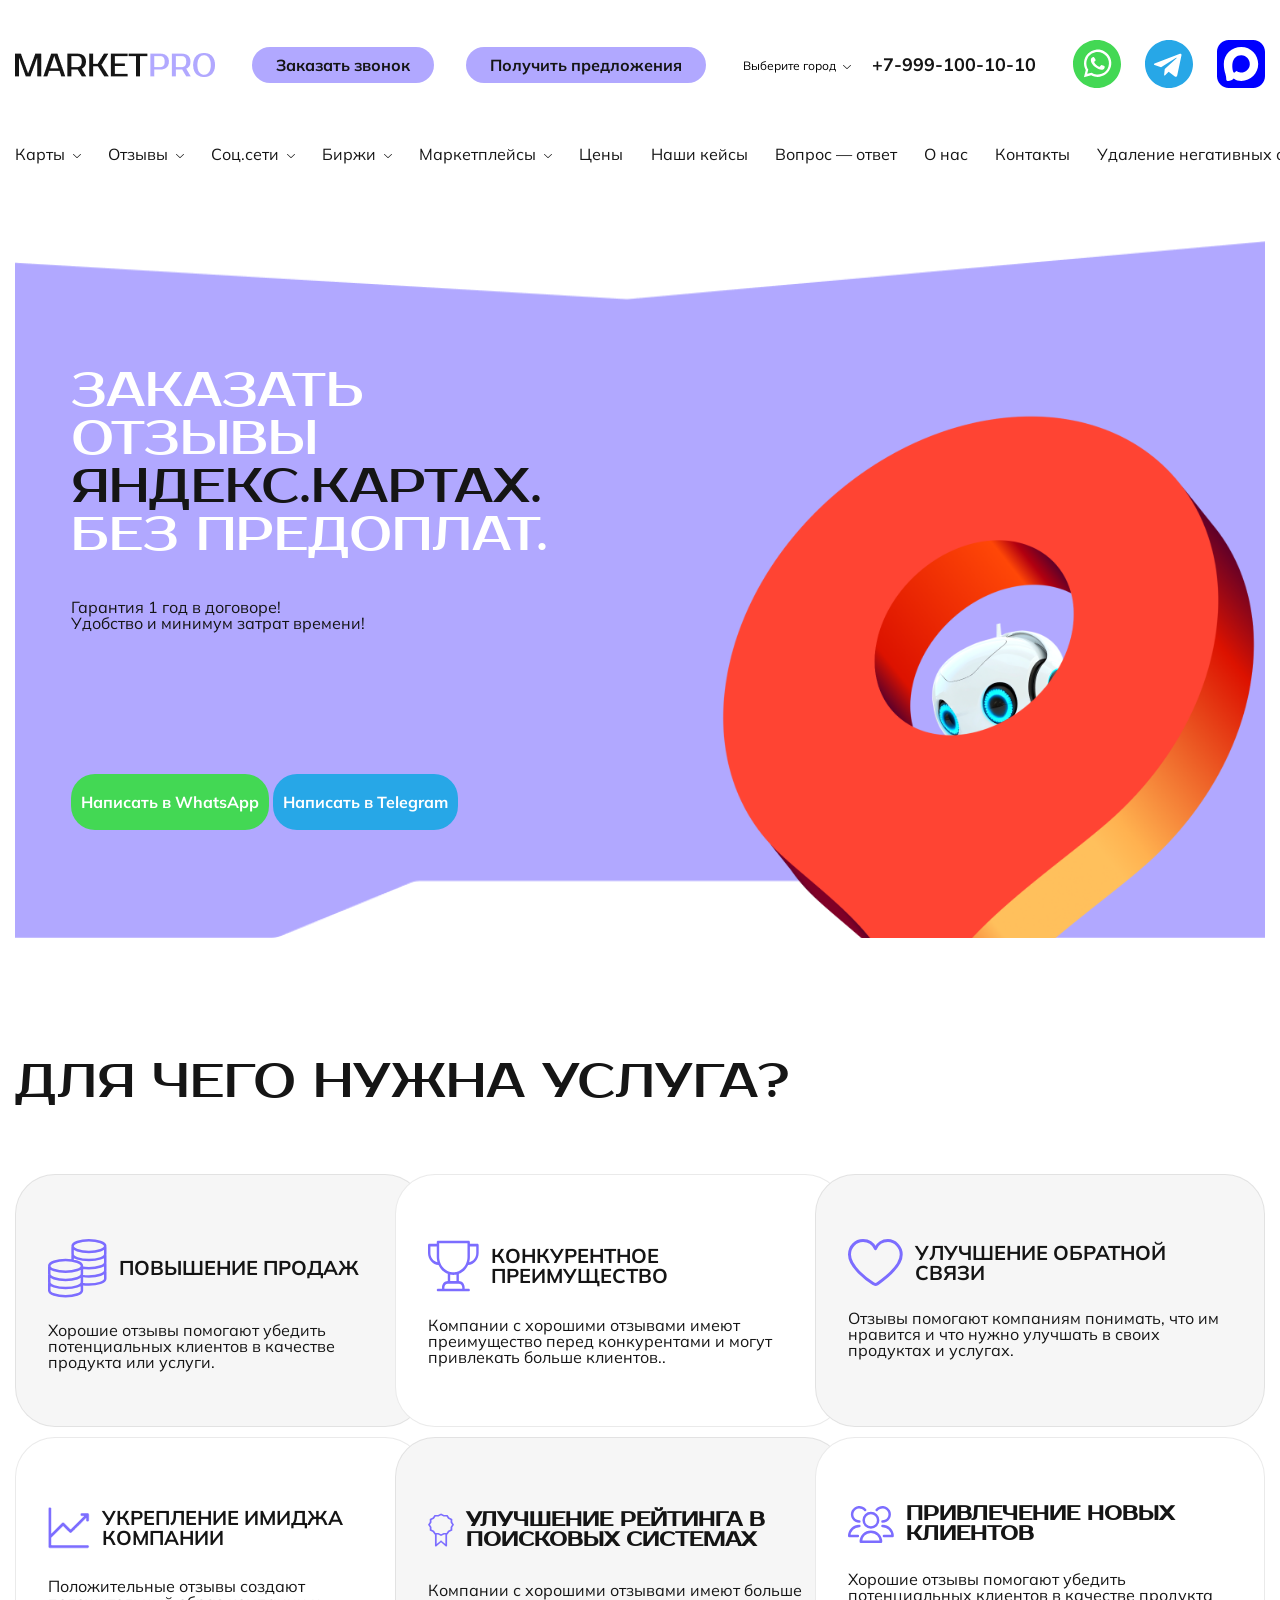
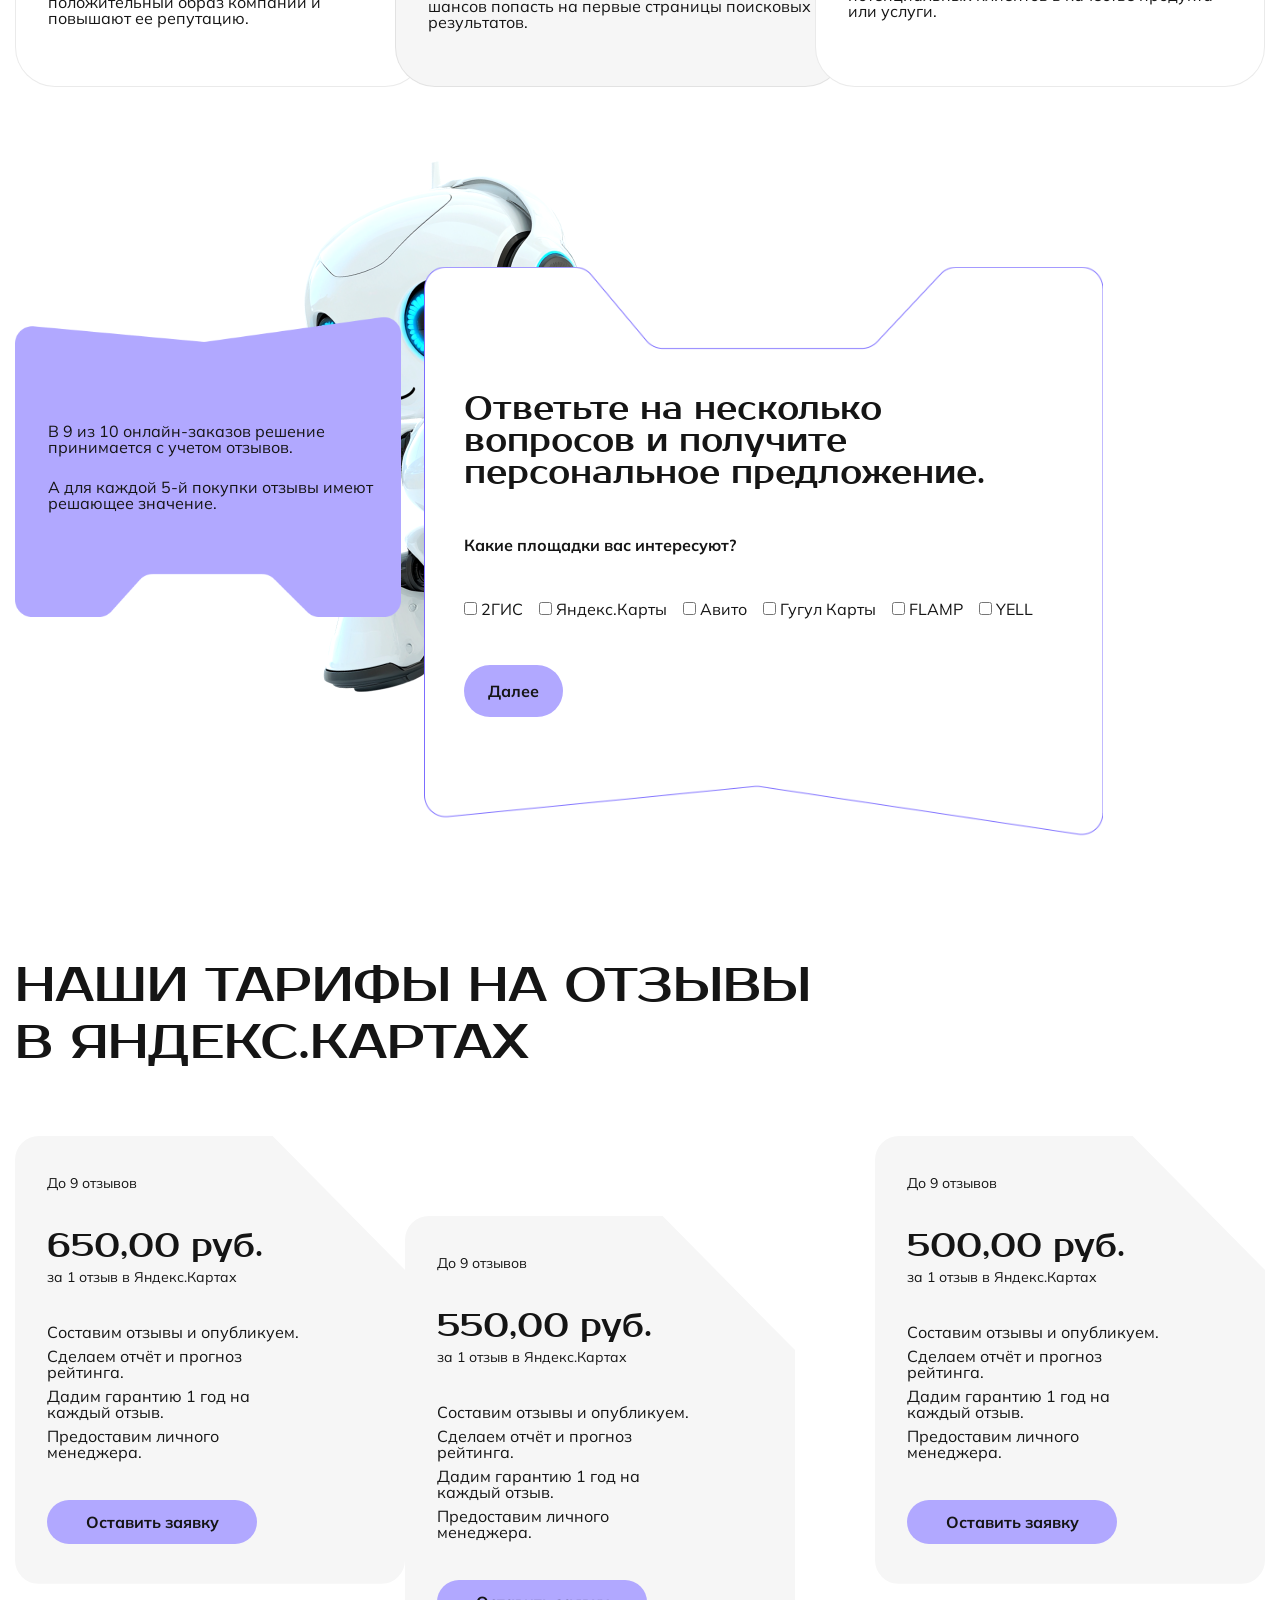
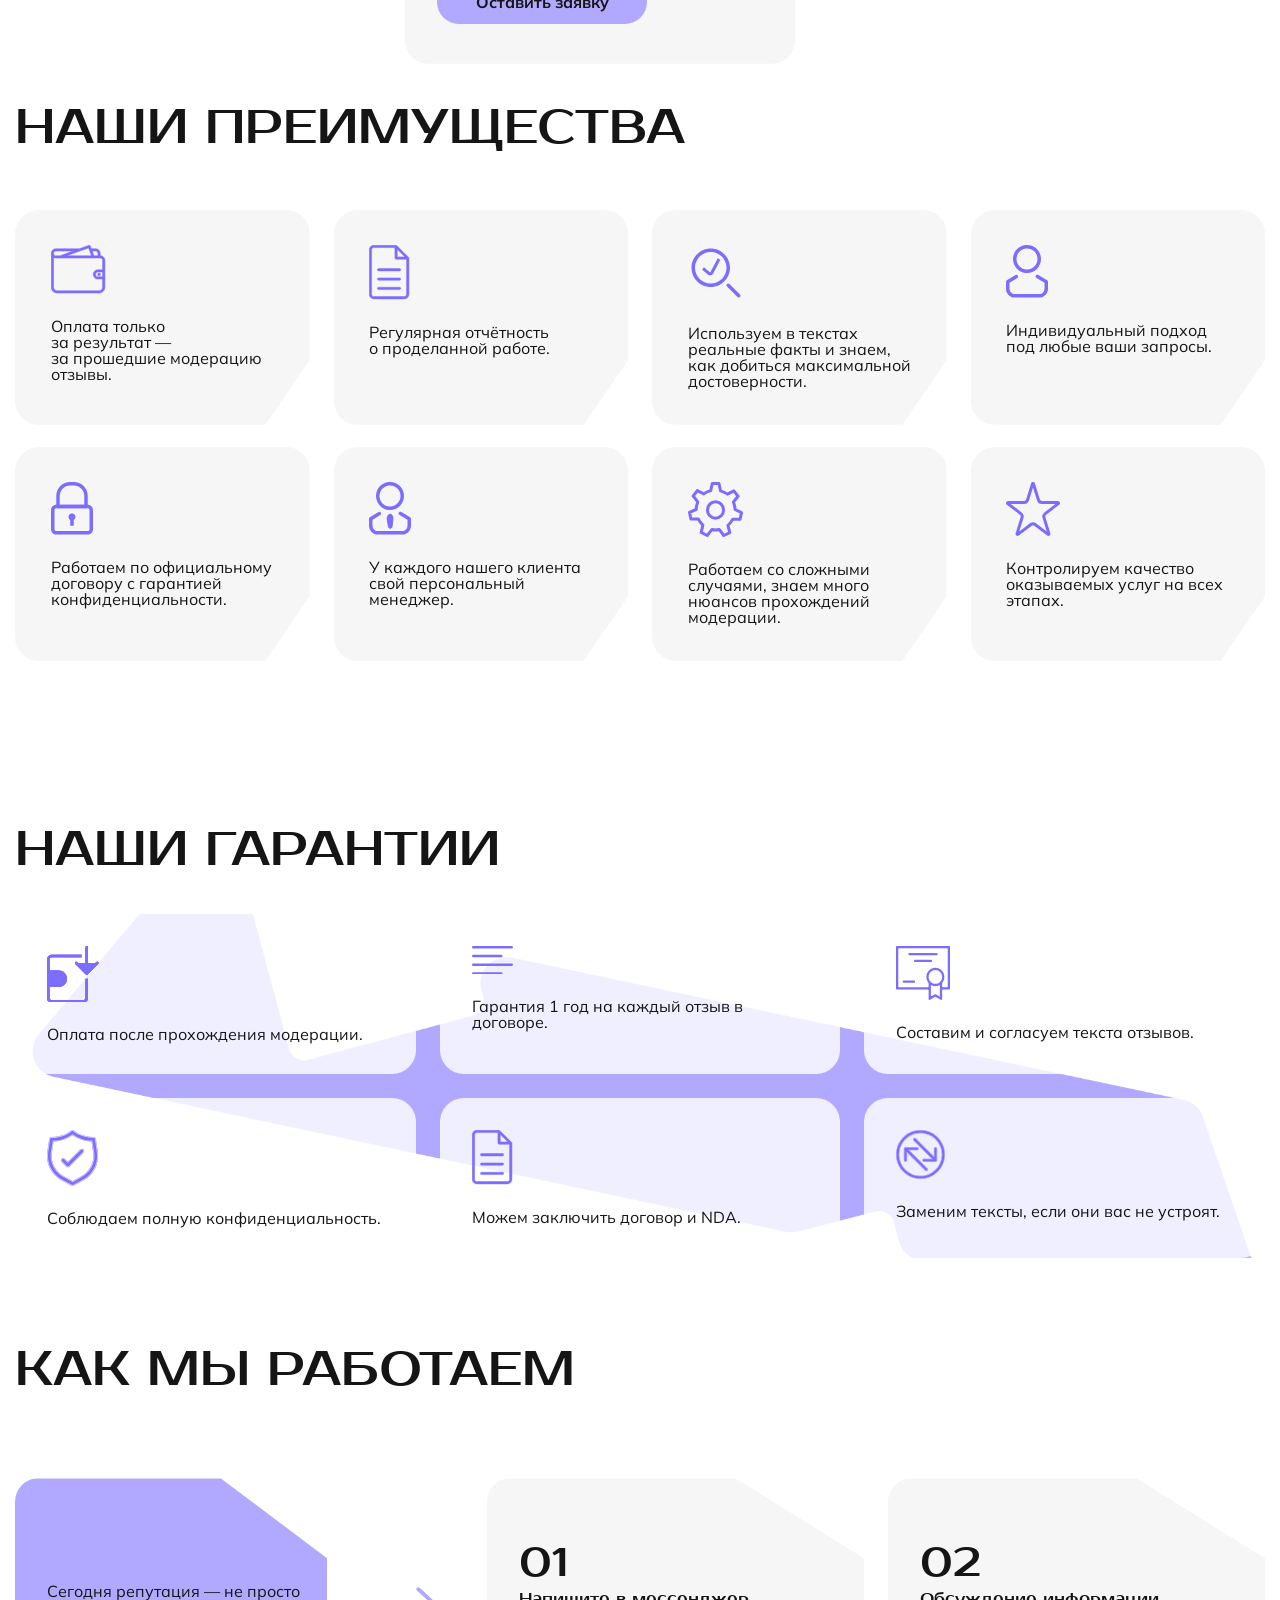
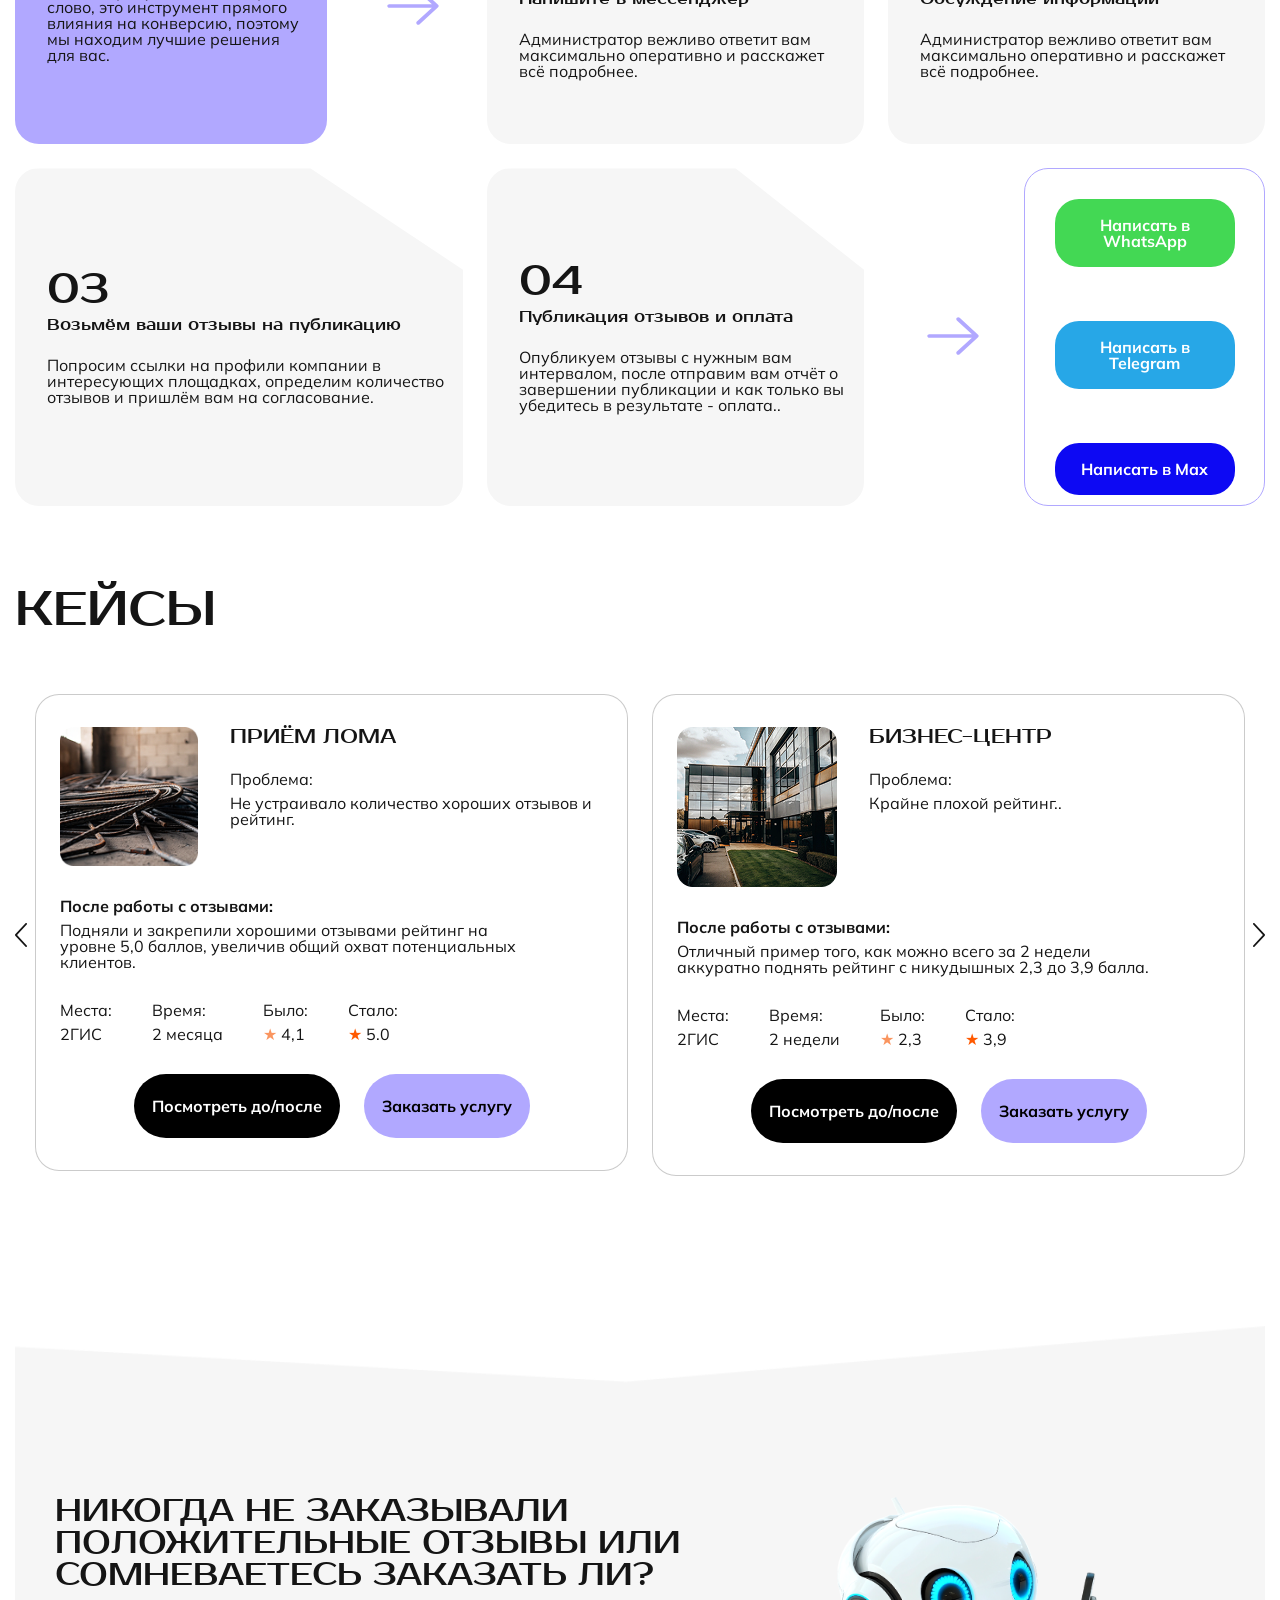
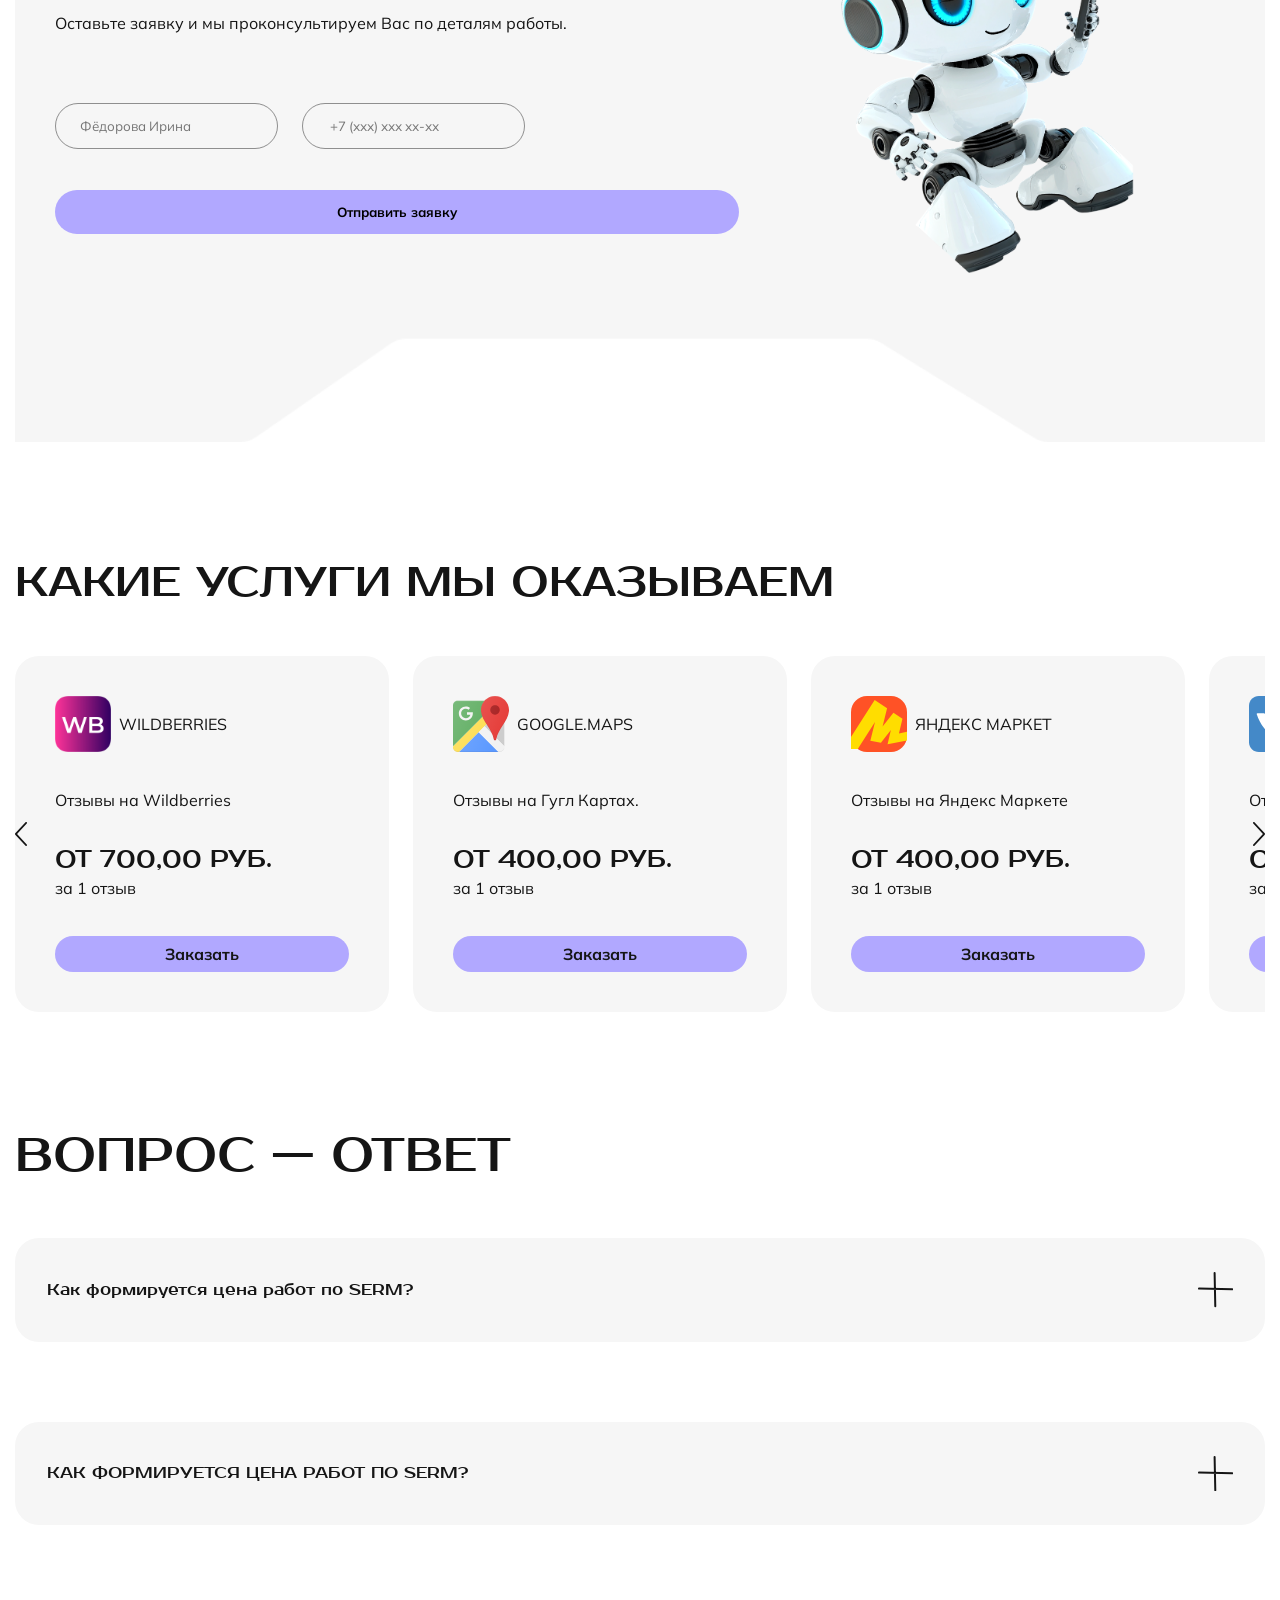
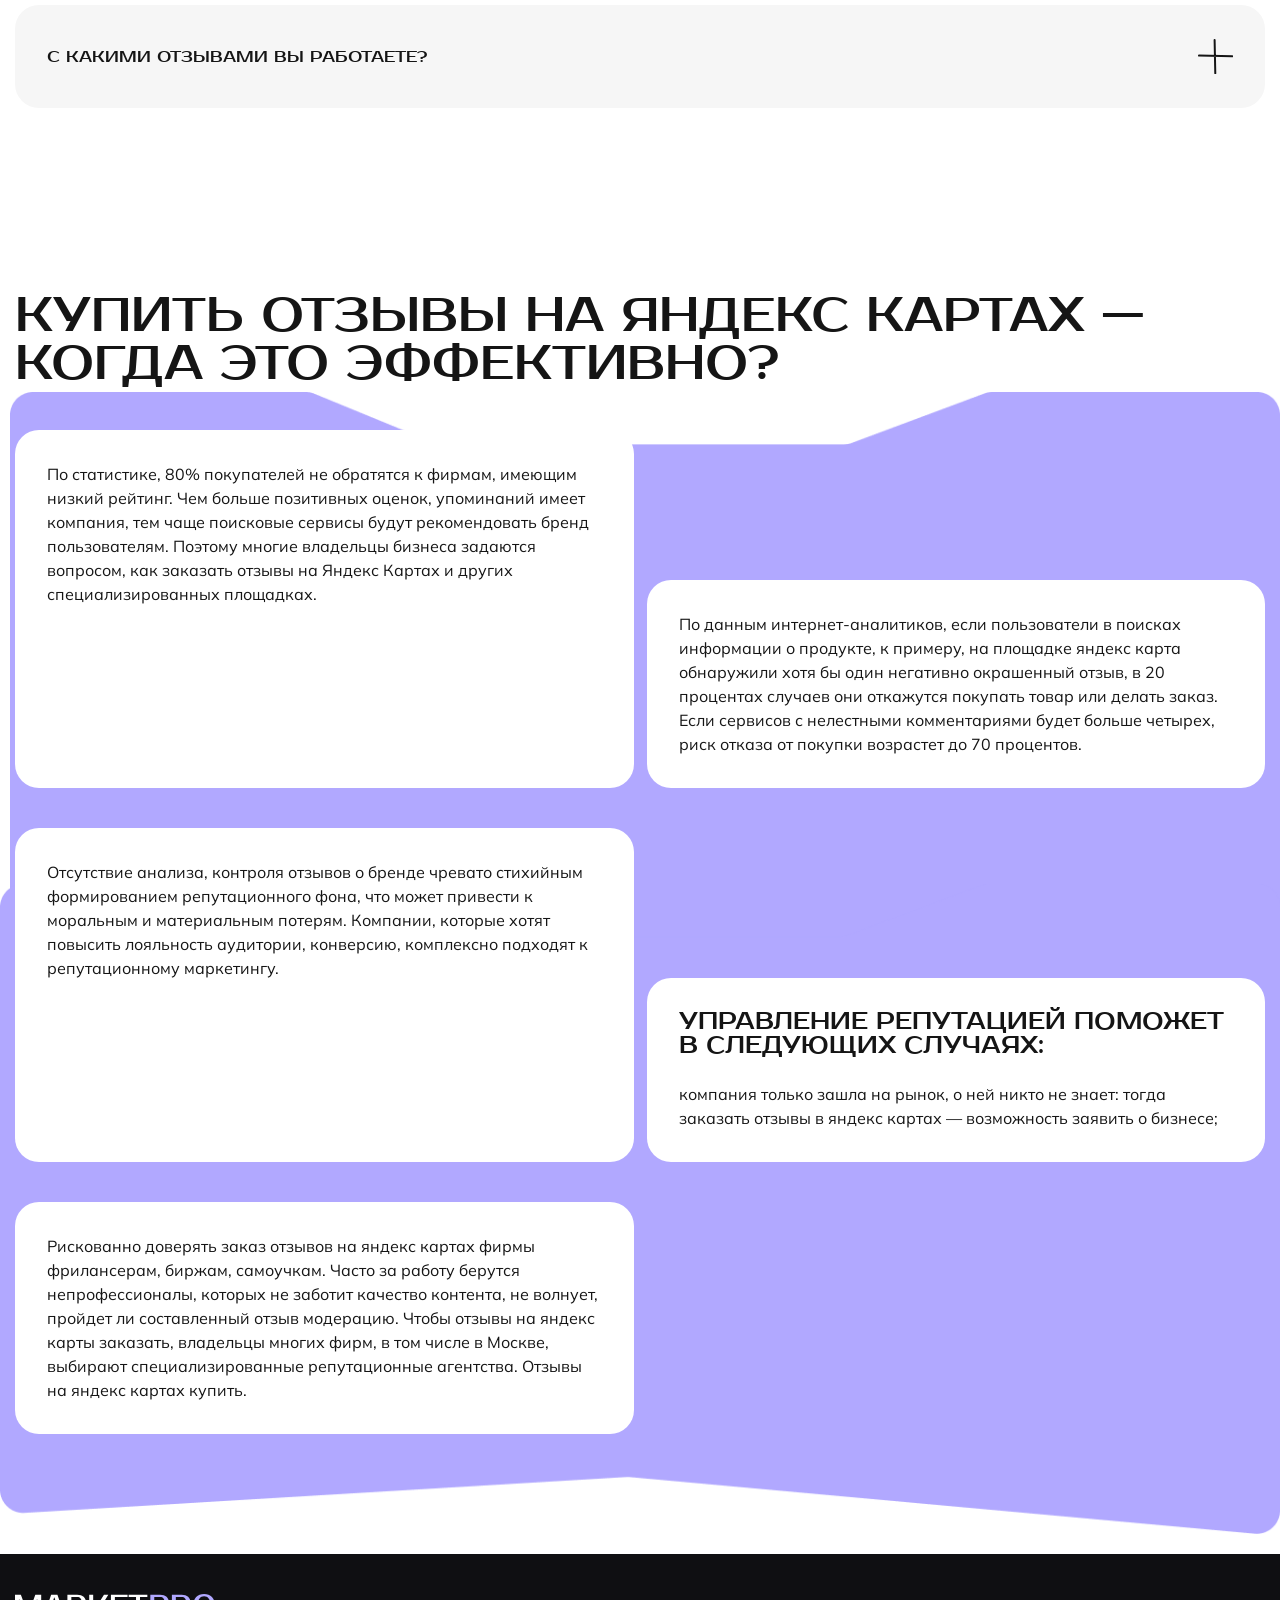
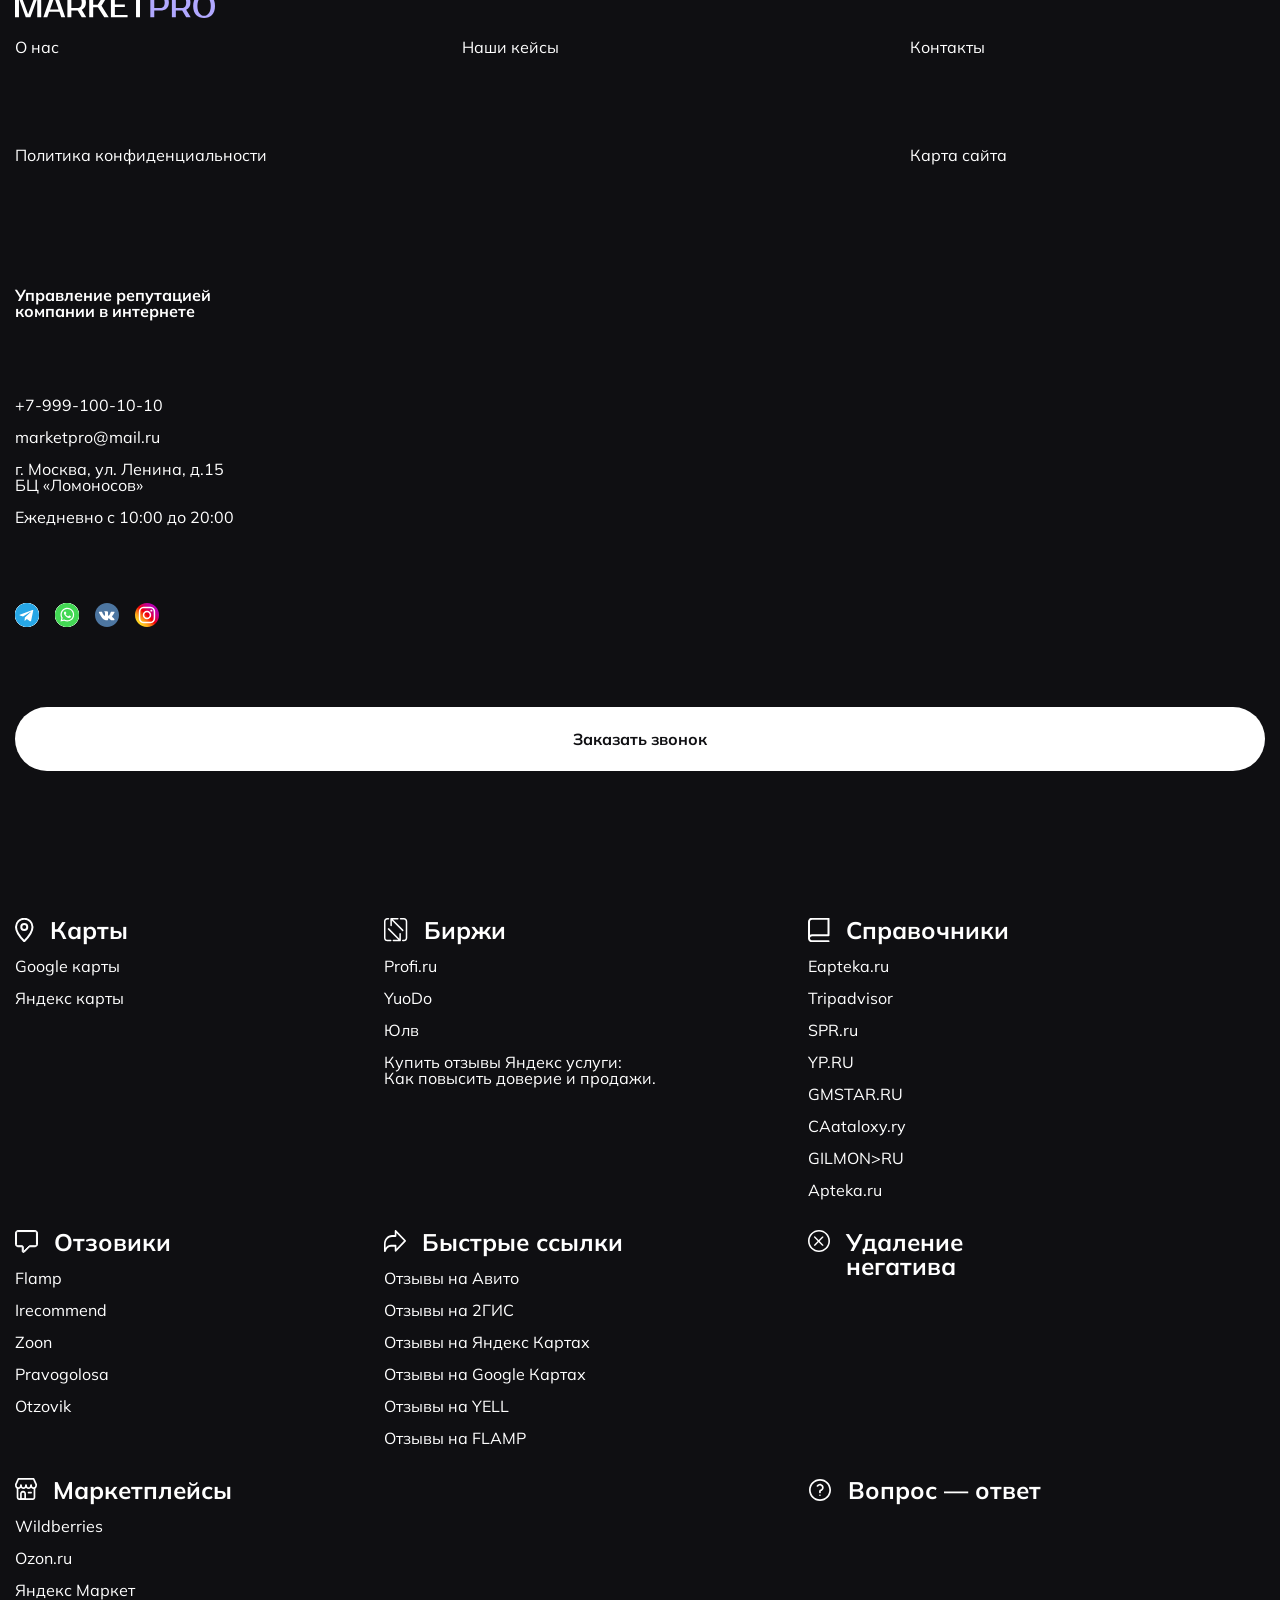
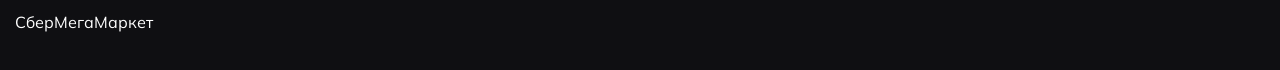
<file: project-2/feedback.html>
<!DOCTYPE html>
<html lang="en">

<head>
  <meta charset="UTF-8">
  <meta name="viewport" content="width=device-width, initial-scale=1.0">
  <link rel="stylesheet" href="css/fonts.css">
  <link rel="stylesheet" href="css/structure/swiper-bundle.min.css">
  <link rel="stylesheet" href="css/style.css">
  <title>MarketPro</title>
</head>

<body>
  <header class="header">
    <div class="container">
      <div class="header__inner">
        <div class="header__top">
          <a href="/" class="header__logo"><img src="images/logos/header-logo.png" alt="Логотип МаркетPro"></a>
          <a href="/" class="header__logo--mobile"><img src="images/logos/header-logo-mobile.png"
              alt="Логотип МаркетPro"></a>
          <a class="burger-icon" href="#">
            <span></span>
          </a>
          <div class="header__communication">
            <a href="#" class="header__communication-btn" id="openModal">Заказать звонок</a>
            <a href="#" class="header__communication-btn" id="openServiceModal">Получить предложения</a>
          </div>
          <div class="header__cites" aria-label="Выбор города"><span aria-hidden="true">
              <svg viewBox="0 0 8 8" width="8" height="16" fill="none" xmlns="http://www.w3.org/2000/svg">
                <path
                  d="M7.909 0.488L4.217 3.916C4.157 3.972 4.078 4 3.999 4 3.921 4 3.842 3.972 3.782 3.916L0.090 0.488C-0.031 0.376 -0.031 0.195 0.090 0.084 0.210 -0.028 0.405 -0.028 0.525 0.084L4.000 3.310 7.475 0.084C7.595 -0.028 7.790 -0.028 7.910 0.084 8.030 0.196 8.030 0.376 7.909 0.488Z"
                  fill="#151515" />
              </svg>
            </span>
            <div class="city-dropdown" id="cityDropdown">
              <button type="button" class="city__toggle" id="cityToggle" aria-haspopup="listbox" aria-expanded="false">
                Выберите город
              </button>
              <select id="city-select" name="city" aria-label="Город">
                <option value="">Выберите город</option>
                <option value="Новосибирск">Новосибирск</option>
                <option value="Омск">Омск</option>
                <option value="Красноярск">Красноярск</option>
                <option value="Кемерово">Кемерово</option>
                <option value="Томск">Томск</option>
                <option value="Тюмень">Тюмень</option>
                <option value="Иркутск">Иркутск</option>
                <option value="Чита">Улан-Удэ</option>
                <option value="Улан-Удэ">Улан-Удэ</option>
                <option value="Якутск">Якутск</option>
              </select>
              <div class="city-list" role="listbox" aria-label="Список городов" id="cityList" tabindex="-1">
              </div>
            </div>
          </div>
          <a href="tel:+79991001010" class="phone-number">+7-999-100-10-10</a>
          <div class="header__socials">
            <a href="#" class="socials__link ">
              <svg viewBox="0 0 48 48" xmlns="http://www.w3.org/2000/svg" xmlns:xlink="http://www.w3.org/1999/xlink"
                width="48.000000" height="48.000000" fill="none" customFrame="#000000">
                <path id="Vector"
                  d="M0 24C0 10.7452 10.7452 0 24 0C37.2548 0 48 10.7452 48 24C48 37.2548 37.2548 48 24 48C10.7452 48 0 37.2548 0 24ZM18.2006 35.3127C20.185 36.3794 22.4034 36.9362 24.6562 36.9329C27.6579 36.9326 30.5758 35.9433 32.9587 34.1179C35.3416 32.2926 37.0567 29.733 37.8386 26.835C38.6206 23.9369 38.4259 20.862 37.2846 18.0858C36.1433 15.3095 34.1191 12.9867 31.525 11.4765C28.9309 9.96634 25.9115 9.35298 22.9338 9.7313C19.9561 10.1096 17.186 11.4586 15.0519 13.5694C12.9179 15.6803 11.5388 18.4356 11.1281 21.409C10.7173 24.3824 11.2977 27.4083 12.7795 30.0188L10.9406 37.125L18.2006 35.3127ZM24.6562 11.9887C22.6054 11.9889 20.5933 12.5476 18.8359 13.6048C17.0786 14.6621 15.6424 16.178 14.6816 17.9899C13.7207 19.8017 13.2715 21.8411 13.3821 23.889C13.4927 25.9368 14.159 27.9159 15.3094 29.6138L14.206 33.8705L18.6424 32.8354C20.1235 33.7673 21.8009 34.3422 23.5423 34.5148C25.2837 34.6873 27.0414 34.4526 28.6766 33.8294C30.3117 33.2061 31.7796 32.2113 32.9644 30.9235C34.1492 29.6357 35.0184 28.0901 35.5035 26.4087C35.9885 24.7274 36.0761 22.9563 35.7593 21.2353C35.4425 19.5143 34.73 17.8905 33.6781 16.4921C32.6261 15.0936 31.2635 13.9588 29.6978 13.1773C28.1321 12.3958 26.4062 11.9889 24.6562 11.9887ZM30.2081 29.4437C28.6289 30.1843 25.3318 29.7979 21.8583 26.8252C18.3848 23.8526 17.4937 20.6546 17.9812 18.9801C18.4687 17.3055 20.3841 16.9961 20.7454 17.0761C21.1067 17.1561 22.9134 20.0204 22.6672 20.3545C22.4211 20.6887 21.2318 21.878 21.2318 21.878C21.2318 21.878 21.1818 23.0948 23.4147 25.0058C25.6477 26.9168 26.8422 26.6794 26.8422 26.6794C26.8422 26.6794 27.8335 25.32 28.1256 25.0257C28.4176 24.7314 31.5268 26.0739 31.6616 26.4186C31.7964 26.7632 31.7868 28.7033 30.2077 29.4437L30.2081 29.4437Z"
                  fill="rgb(67,216,84)" fill-rule="evenodd" />
              </svg></a>
            <a href="#" class="socials__link ">
              <svg viewBox="0 0 48 48" xmlns="http://www.w3.org/2000/svg" xmlns:xlink="http://www.w3.org/1999/xlink"
                width="48.000000" height="48.000000" fill="none" customFrame="#000000">
                <path id="Vector"
                  d="M24 0C10.7452 0 0 10.7452 0 24C0 37.2548 10.7452 48 24 48C37.2548 48 48 37.2548 48 24C48 10.7452 37.2548 0 24 0ZM36.4743 15.1815L32.2117 35.5312C32.1601 35.7774 32.0475 36.0066 31.8842 36.1979C31.7209 36.3891 31.5122 36.5363 31.2772 36.6258C31.0422 36.7154 30.7885 36.7444 30.5393 36.7103C30.2902 36.6762 30.0536 36.58 29.8513 36.4306L23.6511 31.8499L19.8947 35.3936C19.8455 35.44 19.7876 35.4761 19.7243 35.4999C19.661 35.5237 19.5936 35.5346 19.5261 35.532C19.4585 35.5294 19.3922 35.5135 19.3309 35.485C19.2696 35.4565 19.2146 35.416 19.1691 35.3661L19.0883 35.2774L19.741 28.961L31.5052 18.2124C31.5633 18.1594 31.5995 18.0864 31.6066 18.008C31.6136 17.9296 31.591 17.8513 31.5432 17.7888C31.4954 17.7262 31.4259 17.6838 31.3484 17.6699C31.2708 17.6561 31.1909 17.6718 31.1244 17.714L16.0795 27.2362L9.6 25.06C9.42771 25.0022 9.27755 24.8924 9.17013 24.7458C9.0627 24.5992 9.00326 24.4229 8.99998 24.2412C8.99669 24.0595 9.04971 23.8812 9.15177 23.7308C9.25383 23.5804 9.39992 23.4653 9.57 23.4012L34.9219 13.851C35.1174 13.7774 35.3292 13.7577 35.535 13.7939C35.7407 13.8302 35.933 13.921 36.0917 14.057C36.2503 14.193 36.3695 14.3691 36.4368 14.5669C36.5041 14.7647 36.5171 14.977 36.4743 15.1815Z"
                  fill="rgb(39,167,231)" fill-rule="nonzero" />
              </svg></a>
            <a href="#" class="socials__link ">
              <?xml version="1.0" encoding="UTF-8"?>
              <svg xmlns="http://www.w3.org/2000/svg" xml:space="preserve" width="48px" height="48px" version="1.1"
                style="shape-rendering:geometricPrecision; text-rendering:geometricPrecision; image-rendering:optimizeQuality; fill-rule:evenodd; clip-rule:evenodd"
                viewBox="0 0 1521.32 1516.58" xmlns:xlink="http://www.w3.org/1999/xlink"
                xmlns:xodm="http://www.corel.com/coreldraw/odm/2003">
                <defs>
                  <style type="text/css">
                    .fil0 {
                      fill: blue
                    }

                    .fil1 {
                      fill: white
                    }
                  </style>
                </defs>
                <g id="Слой_x0020_1">
                  <metadata id="CorelCorpID_0Corel-Layer" />
                  <path class="fil0"
                    d="M372.47 0l776.37 0c204.87,0 372.48,167.61 372.48,372.47l0 771.64c0,204.86 -167.61,372.47 -372.48,372.47l-776.37 0c-204.86,0 -372.47,-167.61 -372.47,-372.47l0 -771.64c0,-204.86 167.61,-372.47 372.47,-372.47z" />
                  <path class="fil1"
                    d="M772.44 1295.02c-107.13,0 -156.91,-15.6 -243.19,-77.99 -54.92,70.2 -227.77,124.81 -235.38,31.2 0,-70.14 -15.84,-129.23 -33.31,-194.26 -21.38,-79.69 -45.16,-168.33 -45.16,-297.16 0,-307.17 253.55,-538.24 554.22,-538.24 300.58,0 536.3,242.3 536.3,541.23 0,298.89 -243.23,535.23 -533.49,535.23l0.01 -0.01zm4.34 -810.86c-146.28,-7.62 -260.42,93.24 -285.6,251.11 -20.87,130.76 16.11,290.06 47.72,298.07 14.92,3.78 53.1,-26.92 76.62,-50.31 38.73,24.94 83.14,44.28 132.52,46.82 150.2,7.82 283.26,-108.97 291.15,-258.22 7.88,-149.25 -112.21,-279.65 -262.39,-287.47l-0.02 0z" />
                </g>
              </svg>
            </a>
          </div>
        </div>
        <div class="header__bottom">
          <nav class="nav__menu">
            <ul class="nav__menu-list">
              <li class="nav__menu-item"><a class="nav__menu-link" href="#">Карты <span><svg viewBox="0 0 8 8"
                      xmlns="http://www.w3.org/2000/svg" xmlns:xlink="http://www.w3.org/1999/xlink" width="8.000000"
                      height="8.000000" fill="none">
                      <rect id="chevron-down 1" width="8.000000" height="8.000000" x="0.000000" y="0.000000"
                        fill="rgb(255,255,255)" fill-opacity="0"
                        transform="matrix(-1,-1.22465e-16,1.22465e-16,-1,8,8)" />
                      <path id="Vector"
                        d="M7.90946 0.487884L4.21725 3.9162C4.15736 3.97181 4.07855 4 3.99978 4C3.92102 4 3.84225 3.97219 3.78235 3.9162L0.0901513 0.487884C-0.0300504 0.376274 -0.0300504 0.195319 0.0901513 0.0837082C0.210353 -0.0279027 0.405232 -0.0279027 0.525434 0.0837082L4.00019 3.31015L7.47497 0.0837082C7.59517 -0.0279027 7.79004 -0.0279027 7.91024 0.0837082C8.03044 0.195319 8.02966 0.376274 7.90946 0.487884Z"
                        fill="rgb(21,21,21)" fill-rule="nonzero"
                        transform="matrix(-1,-1.22465e-16,1.22465e-16,-1,8,6)" />
                    </svg></span></a></li>
              <li class="nav__menu-item"><a class="nav__menu-link" href="feedback.html">Отзывы <span><svg
                      viewBox="0 0 8 8" xmlns="http://www.w3.org/2000/svg" xmlns:xlink="http://www.w3.org/1999/xlink"
                      width="8.000000" height="8.000000" fill="none">
                      <rect id="chevron-down 1" width="8.000000" height="8.000000" x="0.000000" y="0.000000"
                        fill="rgb(255,255,255)" fill-opacity="0"
                        transform="matrix(-1,-1.22465e-16,1.22465e-16,-1,8,8)" />
                      <path id="Vector"
                        d="M7.90946 0.487884L4.21725 3.9162C4.15736 3.97181 4.07855 4 3.99978 4C3.92102 4 3.84225 3.97219 3.78235 3.9162L0.0901513 0.487884C-0.0300504 0.376274 -0.0300504 0.195319 0.0901513 0.0837082C0.210353 -0.0279027 0.405232 -0.0279027 0.525434 0.0837082L4.00019 3.31015L7.47497 0.0837082C7.59517 -0.0279027 7.79004 -0.0279027 7.91024 0.0837082C8.03044 0.195319 8.02966 0.376274 7.90946 0.487884Z"
                        fill="rgb(21,21,21)" fill-rule="nonzero"
                        transform="matrix(-1,-1.22465e-16,1.22465e-16,-1,8,6)" />
                    </svg></span></a></li>
              <li class="nav__menu-item"><a class="nav__menu-link" href="vk.html">Соц.сети <span><svg viewBox="0 0 8 8"
                      xmlns="http://www.w3.org/2000/svg" xmlns:xlink="http://www.w3.org/1999/xlink" width="8.000000"
                      height="8.000000" fill="none">
                      <rect id="chevron-down 1" width="8.000000" height="8.000000" x="0.000000" y="0.000000"
                        fill="rgb(255,255,255)" fill-opacity="0"
                        transform="matrix(-1,-1.22465e-16,1.22465e-16,-1,8,8)" />
                      <path id="Vector"
                        d="M7.90946 0.487884L4.21725 3.9162C4.15736 3.97181 4.07855 4 3.99978 4C3.92102 4 3.84225 3.97219 3.78235 3.9162L0.0901513 0.487884C-0.0300504 0.376274 -0.0300504 0.195319 0.0901513 0.0837082C0.210353 -0.0279027 0.405232 -0.0279027 0.525434 0.0837082L4.00019 3.31015L7.47497 0.0837082C7.59517 -0.0279027 7.79004 -0.0279027 7.91024 0.0837082C8.03044 0.195319 8.02966 0.376274 7.90946 0.487884Z"
                        fill="rgb(21,21,21)" fill-rule="nonzero"
                        transform="matrix(-1,-1.22465e-16,1.22465e-16,-1,8,6)" />
                    </svg></span></a></li>
              <li class="nav__menu-item"><a class="nav__menu-link" href="#">Биржи<span><svg viewBox="0 0 8 8"
                      xmlns="http://www.w3.org/2000/svg" xmlns:xlink="http://www.w3.org/1999/xlink" width="8.000000"
                      height="8.000000" fill="none">
                      <rect id="chevron-down 1" width="8.000000" height="8.000000" x="0.000000" y="0.000000"
                        fill="rgb(255,255,255)" fill-opacity="0"
                        transform="matrix(-1,-1.22465e-16,1.22465e-16,-1,8,8)" />
                      <path id="Vector"
                        d="M7.90946 0.487884L4.21725 3.9162C4.15736 3.97181 4.07855 4 3.99978 4C3.92102 4 3.84225 3.97219 3.78235 3.9162L0.0901513 0.487884C-0.0300504 0.376274 -0.0300504 0.195319 0.0901513 0.0837082C0.210353 -0.0279027 0.405232 -0.0279027 0.525434 0.0837082L4.00019 3.31015L7.47497 0.0837082C7.59517 -0.0279027 7.79004 -0.0279027 7.91024 0.0837082C8.03044 0.195319 8.02966 0.376274 7.90946 0.487884Z"
                        fill="rgb(21,21,21)" fill-rule="nonzero"
                        transform="matrix(-1,-1.22465e-16,1.22465e-16,-1,8,6)" />
                    </svg></span> </a></li>
              <li class="nav__menu-item"><a class="nav__menu-link" href="#">Маркетплейсы <span><svg viewBox="0 0 8 8"
                      xmlns="http://www.w3.org/2000/svg" xmlns:xlink="http://www.w3.org/1999/xlink" width="8.000000"
                      height="8.000000" fill="none">
                      <rect id="chevron-down 1" width="8.000000" height="8.000000" x="0.000000" y="0.000000"
                        fill="rgb(255,255,255)" fill-opacity="0"
                        transform="matrix(-1,-1.22465e-16,1.22465e-16,-1,8,8)" />
                      <path id="Vector"
                        d="M7.90946 0.487884L4.21725 3.9162C4.15736 3.97181 4.07855 4 3.99978 4C3.92102 4 3.84225 3.97219 3.78235 3.9162L0.0901513 0.487884C-0.0300504 0.376274 -0.0300504 0.195319 0.0901513 0.0837082C0.210353 -0.0279027 0.405232 -0.0279027 0.525434 0.0837082L4.00019 3.31015L7.47497 0.0837082C7.59517 -0.0279027 7.79004 -0.0279027 7.91024 0.0837082C8.03044 0.195319 8.02966 0.376274 7.90946 0.487884Z"
                        fill="rgb(21,21,21)" fill-rule="nonzero"
                        transform="matrix(-1,-1.22465e-16,1.22465e-16,-1,8,6)" />
                    </svg></span></a>
              </li>
              <li class="nav__menu-item"><a class="nav__menu-link" href="#">Цены</a></li>
              <li class="nav__menu-item"><a class="nav__menu-link" href="#">Наши кейсы</a></li>
              <li class="nav__menu-item"><a class="nav__menu-link" href="#">Вопрос — ответ</a></li>
              <li class="nav__menu-item"><a class="nav__menu-link" href="#">О нас</a></li>
              <li class="nav__menu-item"><a class="nav__menu-link" href="contacts.html">Контакты</a></li>
              <li class="nav__menu-item"><a class="nav__menu-link" href="#">Удаление негативных отзывов</a></li>
            </ul>
          </nav>
        </div>
      </div>
    </div>
  </header>
  <main class="main">
    <section class="comment__section">
      <div class="container">
        <div class="comment__inner">
          <div class="comment__content">
            <h1 class="comment__title title">Заказать отзывы<span> Яндекс.Картах.</span> Без предоплат.</h1>
            <div class="comment__text">
              <span>Гарантия 1 год в договоре!</span>
              <span>Удобство и минимум затрат времени!</span>
            </div>
            <div class="comment__socials">
              <a href="#" class="hero__link--whatsup">Написать в WhatsApp</a>
              <a href="#" class="hero__link--tg">Написать в Telegram</a>
            </div>
          </div>
          <div class="comment__images">
            <div class="comment__img"><img src="css/structure/bacgrounds/loc.png" alt="">
              <div class="comment__img-robot"><img src="css/structure/bacgrounds/robot-8.png" alt=""></div>
            </div>
          </div>
        </div>
      </div>
      <div class="comment__socials--mobile">
        <a href="#" class="hero__socials-link ">
          <svg viewBox="0 0 48 48" xmlns="http://www.w3.org/2000/svg" xmlns:xlink="http://www.w3.org/1999/xlink"
            width="40.000000" height="48.000000" fill="none" customFrame="#000000">
            <path id="Vector"
              d="M0 24C0 10.7452 10.7452 0 24 0C37.2548 0 48 10.7452 48 24C48 37.2548 37.2548 48 24 48C10.7452 48 0 37.2548 0 24ZM18.2006 35.3127C20.185 36.3794 22.4034 36.9362 24.6562 36.9329C27.6579 36.9326 30.5758 35.9433 32.9587 34.1179C35.3416 32.2926 37.0567 29.733 37.8386 26.835C38.6206 23.9369 38.4259 20.862 37.2846 18.0858C36.1433 15.3095 34.1191 12.9867 31.525 11.4765C28.9309 9.96634 25.9115 9.35298 22.9338 9.7313C19.9561 10.1096 17.186 11.4586 15.0519 13.5694C12.9179 15.6803 11.5388 18.4356 11.1281 21.409C10.7173 24.3824 11.2977 27.4083 12.7795 30.0188L10.9406 37.125L18.2006 35.3127ZM24.6562 11.9887C22.6054 11.9889 20.5933 12.5476 18.8359 13.6048C17.0786 14.6621 15.6424 16.178 14.6816 17.9899C13.7207 19.8017 13.2715 21.8411 13.3821 23.889C13.4927 25.9368 14.159 27.9159 15.3094 29.6138L14.206 33.8705L18.6424 32.8354C20.1235 33.7673 21.8009 34.3422 23.5423 34.5148C25.2837 34.6873 27.0414 34.4526 28.6766 33.8294C30.3117 33.2061 31.7796 32.2113 32.9644 30.9235C34.1492 29.6357 35.0184 28.0901 35.5035 26.4087C35.9885 24.7274 36.0761 22.9563 35.7593 21.2353C35.4425 19.5143 34.73 17.8905 33.6781 16.4921C32.6261 15.0936 31.2635 13.9588 29.6978 13.1773C28.1321 12.3958 26.4062 11.9889 24.6562 11.9887ZM30.2081 29.4437C28.6289 30.1843 25.3318 29.7979 21.8583 26.8252C18.3848 23.8526 17.4937 20.6546 17.9812 18.9801C18.4687 17.3055 20.3841 16.9961 20.7454 17.0761C21.1067 17.1561 22.9134 20.0204 22.6672 20.3545C22.4211 20.6887 21.2318 21.878 21.2318 21.878C21.2318 21.878 21.1818 23.0948 23.4147 25.0058C25.6477 26.9168 26.8422 26.6794 26.8422 26.6794C26.8422 26.6794 27.8335 25.32 28.1256 25.0257C28.4176 24.7314 31.5268 26.0739 31.6616 26.4186C31.7964 26.7632 31.7868 28.7033 30.2077 29.4437L30.2081 29.4437Z"
              fill="rgb(67,216,84)" fill-rule="evenodd" />
          </svg></a>
        <a href="#" class="hero__socials-link ">
          <svg viewBox="0 0 48 48" xmlns="http://www.w3.org/2000/svg" xmlns:xlink="http://www.w3.org/1999/xlink"
            width="40.000000" height="48.000000" fill="none" customFrame="#000000">
            <path id="Vector"
              d="M24 0C10.7452 0 0 10.7452 0 24C0 37.2548 10.7452 48 24 48C37.2548 48 48 37.2548 48 24C48 10.7452 37.2548 0 24 0ZM36.4743 15.1815L32.2117 35.5312C32.1601 35.7774 32.0475 36.0066 31.8842 36.1979C31.7209 36.3891 31.5122 36.5363 31.2772 36.6258C31.0422 36.7154 30.7885 36.7444 30.5393 36.7103C30.2902 36.6762 30.0536 36.58 29.8513 36.4306L23.6511 31.8499L19.8947 35.3936C19.8455 35.44 19.7876 35.4761 19.7243 35.4999C19.661 35.5237 19.5936 35.5346 19.5261 35.532C19.4585 35.5294 19.3922 35.5135 19.3309 35.485C19.2696 35.4565 19.2146 35.416 19.1691 35.3661L19.0883 35.2774L19.741 28.961L31.5052 18.2124C31.5633 18.1594 31.5995 18.0864 31.6066 18.008C31.6136 17.9296 31.591 17.8513 31.5432 17.7888C31.4954 17.7262 31.4259 17.6838 31.3484 17.6699C31.2708 17.6561 31.1909 17.6718 31.1244 17.714L16.0795 27.2362L9.6 25.06C9.42771 25.0022 9.27755 24.8924 9.17013 24.7458C9.0627 24.5992 9.00326 24.4229 8.99998 24.2412C8.99669 24.0595 9.04971 23.8812 9.15177 23.7308C9.25383 23.5804 9.39992 23.4653 9.57 23.4012L34.9219 13.851C35.1174 13.7774 35.3292 13.7577 35.535 13.7939C35.7407 13.8302 35.933 13.921 36.0917 14.057C36.2503 14.193 36.3695 14.3691 36.4368 14.5669C36.5041 14.7647 36.5171 14.977 36.4743 15.1815Z"
              fill="rgb(39,167,231)" fill-rule="nonzero" />
          </svg></a>
      </div>
    </section>
    <section class="quolity__section">
      <div class="container">
        <div class="quolity__inner">
          <h2 class="quolity__title title">
            Для чего нужна услуга?
          </h2>
          <div class="quolity__content">
            <div class="qoulity__item">
              <h4 class="quolity__item-title"><svg viewBox="0 0 58.5 58.5" xmlns="http://www.w3.org/2000/svg"
                  xmlns:xlink="http://www.w3.org/1999/xlink" width="58.500000" height="58.500000" fill="none"
                  customFrame="#000000">
                  <path id="Vector"
                    d="M40.9167 12.9167C31.896 12.9167 24.5833 10.305 24.5833 7.08333C24.5833 3.86167 31.896 1.25 40.9167 1.25C49.9373 1.25 57.25 3.86167 57.25 7.08333C57.25 10.305 49.9373 12.9167 40.9167 12.9167ZM24.5833 8.25C24.5833 9.314 24.5833 14.186 24.5833 15.25C24.5833 18.4712 31.8937 21.0833 40.9167 21.0833C49.9397 21.0833 57.25 18.4712 57.25 15.25C57.25 14.186 57.25 9.314 57.25 8.25M33.3917 28.5955C35.6433 29.0132 38.203 29.25 40.9167 29.25C49.9397 29.25 57.25 26.6378 57.25 23.4167C57.25 22.3527 57.25 17.4807 57.25 16.4167M24.5833 16.4167C24.5833 17.4807 24.5833 21.3983 24.5833 21.3983M33.9458 36.8602C36.0598 37.2172 38.4223 37.4167 40.9167 37.4167C49.9397 37.4167 57.25 34.8057 57.25 31.5833C57.25 30.5193 57.25 25.6473 57.25 24.5833M33.856 45.0117C35.9922 45.378 38.3873 45.5833 40.9167 45.5833C49.9397 45.5833 57.25 42.9723 57.25 39.75C57.25 38.686 57.25 33.814 57.25 32.75M17.5833 32.75C8.56268 32.75 1.25 30.1383 1.25 26.9167C1.25 23.695 8.56268 21.0833 17.5833 21.0833C26.604 21.0833 33.9167 23.695 33.9167 26.9167C33.9167 30.1383 26.604 32.75 17.5833 32.75ZM1.25 28.0833C1.25 29.1473 1.25 34.0193 1.25 35.0833C1.25 38.3057 8.56033 40.9167 17.5833 40.9167C26.6063 40.9167 33.9167 38.3057 33.9167 35.0833C33.9167 34.0193 33.9167 29.1473 33.9167 28.0833M1.25 36.25C1.25 37.314 1.25 42.186 1.25 43.25C1.25 46.4723 8.56033 49.0833 17.5833 49.0833C26.6063 49.0833 33.9167 46.4723 33.9167 43.25C33.9167 42.186 33.9167 37.314 33.9167 36.25M1.25 44.4167C1.25 45.4807 1.25 50.3527 1.25 51.4167C1.25 54.639 8.56033 57.25 17.5833 57.25C26.6063 57.25 33.9167 54.639 33.9167 51.4167C33.9167 50.3527 33.9167 45.4807 33.9167 44.4167"
                    fill-rule="evenodd" stroke="rgb(123.994,109.438,255)" stroke-linecap="round" stroke-linejoin="round"
                    stroke-width="2.500000" />
                </svg> Повышение продаж</h4>
              <p class="quolity__text">Хорошие отзывы помогают убедить потенциальных клиентов в качестве продукта или
                услуги.</p>
            </div>
            <div class="qoulity__item">
              <h4 class="quolity__item-title"><svg viewBox="0 0 54 54" xmlns="http://www.w3.org/2000/svg"
                  xmlns:xlink="http://www.w3.org/1999/xlink" width="54.000000" height="54.000000" fill="none"
                  customFrame="#000000">
                  <path id="Vector"
                    d="M52.7143 3.37969L44.6571 3.37969L44.6571 1.40821C44.6571 0.628999 44.0829 0 43.3714 0L10.6286 0C9.91714 0 9.34286 0.628999 9.34286 1.40821L9.34286 3.37969L1.28571 3.37969C0.574286 3.37969 0 4.00869 0 4.7879L0 13.0494C0 19.9308 4.98857 25.5449 11.2114 25.8077C13.2429 30.2483 16.7743 33.7031 21.0857 35.3929L21.0857 43.0348C17.6829 43.0442 14.9143 46.0765 14.9143 49.8129L14.9143 51.1836L10.6286 51.1836C9.91714 51.1836 9.34286 51.8126 9.34286 52.5918C9.34286 53.371 9.91714 54 10.6286 54L16.2 54L37.8 54L43.3714 54C44.0829 54 44.6571 53.371 44.6571 52.5918C44.6571 51.8126 44.0829 51.1836 43.3714 51.1836L39.0857 51.1836L39.0857 49.8129C39.0857 46.0859 36.3171 43.0442 32.9143 43.0348L32.9143 35.3929C37.2257 33.7031 40.7571 30.2483 42.7886 25.8077C49.0114 25.5355 54 19.9308 54 13.0494L54 4.7879C54 4.01808 53.4257 3.37969 52.7143 3.37969ZM2.57143 13.0494L2.57143 6.19611L9.34286 6.19611L9.34286 17.1895C9.34286 17.7809 9.37714 18.3724 9.42857 18.9545C9.44571 19.1328 9.46286 19.3112 9.48 19.4896C9.52286 19.8933 9.58286 20.3063 9.65143 20.71C9.68571 20.9072 9.71143 21.0949 9.75428 21.2921C9.84857 21.7521 9.95143 22.2121 10.08 22.6627C10.0971 22.7378 10.1143 22.8129 10.1314 22.8787C5.84571 22.0713 2.57143 17.9687 2.57143 13.0494ZM36.5143 49.8129L36.5143 51.1836L17.4857 51.1836L17.4857 49.8129C17.4857 47.6255 19.1057 45.8512 21.1029 45.8512L22.3714 45.8512L31.6286 45.8512L32.8971 45.8512C34.8943 45.8512 36.5143 47.6349 36.5143 49.8129ZM30.3429 36.1815L30.3429 43.0348L23.6571 43.0348L23.6571 36.1815C23.7857 36.2097 23.9143 36.2191 24.0429 36.2378C24.4543 36.3129 24.8743 36.388 25.2943 36.435C25.6971 36.4819 26.1 36.4913 26.5029 36.5007C26.6743 36.5101 26.8371 36.5289 27.0086 36.5289C27.18 36.5289 27.3429 36.5101 27.5143 36.5007C27.9171 36.4913 28.32 36.4725 28.7229 36.435C29.1514 36.388 29.5629 36.3129 29.9743 36.2378C30.0943 36.2191 30.2229 36.2097 30.3429 36.1815ZM30.2143 33.3369C30.0086 33.3839 29.8029 33.4214 29.5971 33.459C29.3571 33.5059 29.1171 33.5435 28.8686 33.581C28.68 33.6092 28.4914 33.628 28.3029 33.6467C27.9429 33.6843 27.5743 33.7031 27.2057 33.7031C27.0686 33.7031 26.94 33.7031 26.8029 33.7031C26.4343 33.6937 26.0743 33.6749 25.7057 33.6467C25.5171 33.628 25.3286 33.6092 25.14 33.581C24.8914 33.5435 24.6514 33.5059 24.4114 33.459C24.2057 33.4214 24 33.3839 23.7943 33.3369C19.0286 32.201 15.1029 28.6054 13.1829 23.8175C12.9857 23.3293 12.8143 22.8317 12.6686 22.3341C12.66 22.2966 12.6429 22.2684 12.6343 22.2403C12.4886 21.7427 12.3686 21.2264 12.2657 20.7194C12.2571 20.6725 12.24 20.6349 12.2314 20.588C12.1371 20.0998 12.0686 19.6022 12.0171 19.1047C12.0086 19.0389 11.9914 18.9732 11.9914 18.9075C11.94 18.3442 11.9143 17.7716 11.9143 17.1989L11.9143 4.7879L11.9143 2.81641L42.0943 2.81641L42.0943 4.7879L42.0943 17.1895C42.0943 17.7622 42.0686 18.3348 42.0171 18.8981C42.0086 18.9638 42 19.0296 41.9914 19.0953C41.94 19.5928 41.8714 20.0904 41.7771 20.5786C41.7686 20.6255 41.7514 20.6631 41.7429 20.71C41.64 21.2264 41.52 21.7333 41.3743 22.2309C41.3657 22.2684 41.3486 22.2966 41.34 22.3248C41.1857 22.8223 41.0143 23.3199 40.8257 23.8081C38.8971 28.6054 34.9714 32.201 30.2143 33.3369ZM51.4286 13.0494C51.4286 17.9687 48.1629 22.0619 43.8771 22.8787C43.8943 22.8036 43.9114 22.7284 43.9286 22.6627C44.0486 22.2121 44.16 21.7521 44.2543 21.2921C44.2886 21.1043 44.3229 20.9072 44.3571 20.71C44.4257 20.3063 44.4857 19.9026 44.5286 19.4896C44.5457 19.3112 44.5714 19.1328 44.58 18.9545C44.6314 18.3724 44.6657 17.7809 44.6657 17.1895L44.6657 6.19611L51.4371 6.19611L51.4371 13.0494L51.4286 13.0494Z"
                    fill="rgb(123.994,109.438,255)" fill-rule="nonzero" />
                </svg>Конкурентное преимущество</h4>
              <p class="quolity__text">Компании с хорошими отзывами имеют преимущество перед конкурентами и могут
                привлекать больше клиентов..</p>
            </div>
            <div class="qoulity__item">
              <h4 class="quolity__item-title"> <svg width="55" height="47" viewBox="0 0 55 47" fill="none"
                  xmlns="http://www.w3.org/2000/svg">
                  <path
                    d="M53.5 15.457C53.5 27.7581 35.7044 40.5323 29.6956 44.7903C28.3089 45.7366 26.6911 45.7366 25.5356 44.7903C19.0644 40.7688 1.5 27.7581 1.5 15.457C1.5 7.65054 7.50889 1.5 15.1356 1.5C20.6822 1.5 25.3044 4.81183 27.6156 9.54301C29.6956 4.81183 34.5489 1.5 40.0956 1.5C47.26 1.5 53.5 7.8871 53.5 15.457Z"
                    stroke="#7C6DFF" stroke-width="3" stroke-miterlimit="10" stroke-linecap="round"
                    stroke-linejoin="round" />
                </svg>Улучшение обратной связи</h4>
              <p class="quolity__text">Отзывы помогают компаниям понимать, что им нравится и что нужно улучшать в своих
                продуктах и услугах.</p>
            </div>
            <div class="qoulity__item">
              <h4 class="quolity__item-title"> <svg width="52" height="52" viewBox="0 0 52 52" fill="none"
                  xmlns="http://www.w3.org/2000/svg">
                  <path
                    d="M2.33301 0.349609C2.85887 0.349609 3.36344 0.558921 3.73535 0.930664C4.10722 1.30253 4.31632 1.80711 4.31641 2.33301V32.5557L4.91406 31.957L17.2578 19.5908L17.2588 19.5898C17.4431 19.404 17.6627 19.2559 17.9043 19.1553C18.1459 19.0547 18.4053 19.0029 18.667 19.0029C18.9287 19.003 19.1881 19.0546 19.4297 19.1553C19.6713 19.256 19.8908 19.404 20.0752 19.5898V19.5908L27.752 27.29L28 27.5391L28.2471 27.291L44.2217 11.3164H42C41.474 11.3164 40.9696 11.1073 40.5977 10.7354C40.2258 10.3634 40.0166 9.85894 40.0166 9.33301C40.0167 8.80711 40.2258 8.30253 40.5977 7.93066C40.9696 7.55882 41.4741 7.34961 42 7.34961C45.7365 7.34961 47.5508 7.34985 48.5078 7.37305C48.9874 7.38468 49.2368 7.40167 49.3994 7.4248C49.546 7.44568 49.622 7.47126 49.7656 7.51562C50.19 7.69143 50.4517 7.90762 50.6289 8.20703C50.8154 8.52223 50.9291 8.96394 50.9873 9.62891C51.0453 10.2925 51.045 11.14 51.0293 12.2451C51.0137 13.3445 50.9834 14.6909 50.9834 16.333C50.9834 16.8589 50.7742 17.3634 50.4023 17.7354C50.0304 18.1073 49.526 18.3164 49 18.3164C48.474 18.3164 47.9696 18.1073 47.5977 17.7354C47.2258 17.3634 47.0166 16.8589 47.0166 16.333V14.1113L46.4189 14.709C37.2797 23.8483 32.9403 28.2702 30.7207 30.4111C29.6031 31.4891 29.0506 31.9608 28.707 32.1699C28.5468 32.2674 28.4483 32.2965 28.3691 32.3086C28.2696 32.3237 28.1908 32.3164 28 32.3164C27.6763 32.3164 27.5304 32.3128 27.3301 32.2188C27.1063 32.1137 26.803 31.8871 26.2412 31.3633C25.1237 30.3213 23.1235 28.2397 18.9141 24.042L18.666 23.7949L18.4189 24.043L4.31641 38.1455V47.0166H49C49.526 47.0166 50.0304 47.2257 50.4023 47.5977C50.7743 47.9696 50.9834 48.474 50.9834 49C50.9834 49.526 50.7743 50.0304 50.4023 50.4023C50.0304 50.7743 49.526 50.9834 49 50.9834H2.33301C1.80711 50.9833 1.30253 50.7742 0.930664 50.4023C0.55882 50.0304 0.349609 49.5259 0.349609 49V2.33301C0.349696 1.80711 0.558794 1.30253 0.930664 0.930664C1.30253 0.558794 1.80711 0.349696 2.33301 0.349609Z"
                    fill="#7C6DFF" stroke="white" stroke-width="0.7" />
                </svg>Укрепление имиджа компании</h4>
              <p class="quolity__text">Положительные отзывы создают положительный образ компании и повышают ее
                репутацию.</p>
            </div>
            <div class="qoulity__item">
              <h4 class="quolity__item-title title"><svg width="44" height="56" viewBox="0 0 44 56" fill="none"
                  xmlns="http://www.w3.org/2000/svg">
                  <path fill-rule="evenodd" clip-rule="evenodd"
                    d="M41.0575 23.5305V28.6458L35.9506 31.2047L33.0051 35.6354H32.2563L32.2578 35.6405V54.7275C32.2578 54.7326 32.2548 54.7364 32.2548 54.7415C32.2607 55.0647 32.1244 55.3905 31.8401 55.6373C31.5559 55.8842 31.1807 56.0025 30.807 55.9975C30.8026 55.9975 30.7982 56 30.7924 56C30.3235 56 29.9234 55.7964 29.6567 55.4974L22 48.8487L14.3433 55.4974C14.0766 55.7964 13.678 56 13.2076 56C13.2018 56 13.1974 55.9975 13.193 55.9975C12.8193 56.0025 12.4441 55.8842 12.1599 55.6373C11.877 55.3905 11.7393 55.0647 11.7452 54.7415C11.7452 54.7364 11.7422 54.7326 11.7422 54.7275V35.6405L11.7437 35.6354H11.0007L8.05235 31.2047L2.94691 28.6458V23.5305L0 19.0997L2.94691 14.6677V9.54859L8.05235 6.98712L11.0007 2.5602H16.899L21.9985 0L27.104 2.5602H33.0022L35.9476 6.98712L41.0546 9.54859V14.6665L44 19.0997L41.0575 23.5305ZM14.673 35.6405V51.6978L20.813 46.3662C20.8599 46.3063 20.8907 46.2376 20.9522 46.1829C21.2409 45.9335 21.6219 45.8177 22 45.8254C22.3781 45.8177 22.7591 45.9335 23.0478 46.1829C23.1093 46.2376 23.1386 46.3063 23.187 46.3662L29.327 51.6978V35.6405L29.3284 35.6354H27.1054L22 38.1969L16.9004 35.6354H14.6716L14.673 35.6405ZM38.1194 15.3472V11.017L33.7994 8.85001L31.3097 5.10514H26.3185L22.0029 2.94067L17.6903 5.10514H12.6991L10.2065 8.84873L5.88503 11.0157V15.3472L3.39239 19.0997L5.88503 22.8497V27.1761L10.2065 29.3418L12.6991 33.0892H17.6888L22.0015 35.2537L26.3171 33.0892H31.3067L33.7964 29.3418L38.1179 27.1761V22.851L40.6091 19.0997L38.1194 15.3472Z"
                    fill="#7C6DFF" />
                </svg> Улучшение рейтинга в поисковых системах</h4>
              <p class="quolity__text">Компании с хорошими отзывами имеют больше шансов попасть на первые страницы
                поисковых результатов.</p>
            </div>
            <div class="qoulity__item">
              <h4 class="quolity__item-title title"> <svg width="56" height="45" viewBox="0 0 56 45" fill="none"
                  xmlns="http://www.w3.org/2000/svg">
                  <path
                    d="M41.75 19C43.2415 19 44.7082 18.6187 46.0109 17.8924C47.3136 17.1661 48.4091 16.1189 49.1932 14.8501C49.9773 13.5814 50.4241 12.1333 50.4912 10.6433C50.5582 9.15331 50.2433 7.67092 49.5762 6.33688C48.9092 5.00285 47.9123 3.86146 46.6801 3.0211C45.4478 2.18074 44.0213 1.6693 42.5358 1.53536C41.0503 1.40141 39.5553 1.64941 38.1926 2.25579C36.8299 2.86217 35.6449 3.80681 34.75 5M43.5 36.5H54C54 33.2511 52.7094 30.1353 50.4121 27.8379C48.1147 25.5406 44.9989 24.25 41.75 24.25M20.75 5C19.8551 3.80681 18.6701 2.86217 17.3074 2.25579C15.9447 1.64941 14.4497 1.40141 12.9642 1.53536C11.4787 1.6693 10.0522 2.18074 8.81994 3.0211C7.58773 3.86146 6.59078 5.00285 5.92376 6.33688C5.25674 7.67092 4.9418 9.15331 5.00884 10.6433C5.07588 12.1333 5.52268 13.5814 6.30681 14.8501C7.09093 16.1189 8.18636 17.1661 9.48906 17.8924C10.7918 18.6187 12.2585 19 13.75 19M13.75 24.25C10.5011 24.25 7.38526 25.5406 5.08794 27.8379C2.79062 30.1353 1.5 33.2511 1.5 36.5H12M36.5 17.25C36.5 22.0825 32.5825 26 27.75 26C22.9175 26 19 22.0825 19 17.25C19 12.4175 22.9175 8.5 27.75 8.5C32.5825 8.5 36.5 12.4175 36.5 17.25ZM40 43.5C40 40.2511 38.7094 37.1353 36.4121 34.8379C34.1147 32.5406 30.9989 31.25 27.75 31.25C24.5011 31.25 21.3853 32.5406 19.0879 34.8379C16.7906 37.1353 15.5 40.2511 15.5 43.5H40Z"
                    stroke="#7C6DFF" stroke-width="3" stroke-linecap="round" stroke-linejoin="round" />
                </svg>
                Привлечение НОВЫХ КЛИЕНТОВ</h4>
              <p class="quolity__text">Хорошие отзывы помогают убедить потенциальных клиентов в качестве продукта или
                услуги.</p>
            </div>
          </div>
        </div>
      </div>
      </div>
    </section>
    <article class="quiz__article">
      <div class="container">
        <div class="quiz__inner">
          <div class="quiz__img"><img src="images/pictures/robot-7.png" alt=""></div>
          <div class="quiz__descr">
            <p class="quiz__text">
              В 9 из 10 онлайн-заказов решение принимается с учетом отзывов.
            </p>
            <p class="quiz__text">
              А для каждой 5-й покупки отзывы имеют решающее значение.
            </p>
          </div>
          <div class="quiz__content">
            <ul class="quiz__list">
              <li class="quiz__item quiz__item--active">
                <h4 class="quiz__title">Ответьте на несколько вопросов и получите персональное предложение.</h4>
                <div class="quiz__question">Какие площадки вас интересуют?</div>
                <ul class="quiz__answers">
                  <li class="quiz__answer">
                    <input type="checkbox"> 2ГИС
                  </li>
                  <li class="quiz__answer">
                    <input type="checkbox"> Яндекс.Карты
                  </li>
                  <li class="quiz__answer">
                    <input type="checkbox"> Авито
                  </li>
                  <li class="quiz__answer">
                    <input type="checkbox"> Гугул Карты
                  </li>
                  <li class="quiz__answer">
                    <input type="checkbox"> FLAMP
                  </li>
                  <li class="quiz__answer">
                    <input type="checkbox"> YELL
                  </li>
                </ul>
                <a href="#" class="quiz__btn" id="ahead-btn-1" aria-label="Продолжить">Далее</a>
              </li>
              <li class="quiz__item">
                <h4 class="quiz__title">Ответьте на несколько вопросов и получите персональное предложение.</h4>
                <div class="quiz__question">Текста свои или составить нам по вашему ТЗ?</div>
                <ul class="quiz__answers">
                  <li class="quiz__answer">
                    <input type="checkbox"> Пришлю свои текста отзывов
                  </li>
                  <li class="quiz__answer">
                    <input type="checkbox"> Ваши текста отзывов
                  </li>
                </ul>
                <div class="quiz__buttons">
                  <a href="#" class="quiz__btn" id="back-btn-1" aria-label="Вернуться">Назад</a>
                  <a href="#" class="quiz__btn" id="ahead-btn-2" aria-label="Продолжить">Далее</a>
                </div>
              </li>
              <li class="quiz__item">
                <h4 class="quiz__title">Ответьте на несколько вопросов и получите персональное предложение.</h4>
                <div class="quiz__question">Какой суммарный объем отзывов вас интересует?</div>
                <ul class="quiz__answers">
                  <li class="quiz__answer">
                    <div class="slider-wrapper">
                      <span class="min-label">1</span>
                      <div class="slider-value" id="movingValue" style="position: absolute; top: -40px;">50</div>
                      <input type="range" id="movingSlider" min="1" max="100" value="50">
                      <div class="range-labels">
                        <span class="max-label">100</span>
                      </div>
                    </div>
                  </li>
                </ul>
                <div class="quiz__buttons">
                  <a href="#" class="quiz__btn" id="back-btn-2" aria-label="Вернуться">Назад</a>
                  <a href="#" class="quiz__btn" id="ahead-btn-3" aria-label="Продолжить">Далее</a>
                </div>
              </li>
              <li class="quiz__item" id="result">
                <h4 class="quiz__title">Ответьте на несколько вопросов и получите персональное предложение.</h4>
                <div class="quiz__question">Итог:</div>
                <ul class="quiz__answers">
                  <li class="quiz__answer">
                    2 ГИС: 250 рублей (при заказе 1 отзывов)
                  </li>
                </ul>
                <div class="quiz__buttons">
                  <a href="#" class="quiz__btn" id="back-btn-3" aria-label="Вернуться">Назад</a>
                  <a href="#" class="quiz__btn" id="ahead-btn-4" aria-label="Продолжить">Далее</a>
                </div>
              </li>
              <li class="quiz__item" id="form">
                <h4 class="quiz__title">Оставьте заявку и наши менеджеры свяжутся с Вами.</h4>
                <div class="quiz__question">Оставьте заявку и наши менеджеры свяжутся с Вами.</div>
                <form class="quiz__form">
                  <input type="text" placeholder="Фёдорова Ирина" required>
                  <input type="tel"placeholder=" +7 (ххх) ххх хх-хх" required >
                </form>
                <div class="quiz__buttons">
                  <a href="#" class="quiz__btn" id="back-btn-4" aria-label="Вернуться">Назад</a>
                  <a href="#" class="quiz__btn" id="ahead-btn5" aria-label="Продолжить">Далее</a>
                </div>
              </li>
            </ul>
          </div>
        </div>
      </div>
    </article>
    <section class="price__section">
      <div class="container">
        <div class="price__inner">
          <h2 class="price__title title">Наши тарифы на отзывы в Яндекс.Картах</h2>
          <ul class="price__list">
            <li class="price__item">
              <span>До 9 отзывов</span>
              <p class="price__cost">650,00 руб.
                <span>за 1 отзыв в Яндекс.Картах</span>
              </p>
              <ul class="price__item-list">
                <li class="price__item-content">Составим отзывы и опубликуем.</li>
                <li class="price__item-content">Сделаем отчёт и прогноз рейтинга.</li>
                <li class="price__item-content">Дадим гарантию 1 год на каждый отзыв.</li>
                <li class="price__item-content">Предоставим личного менеджера.</li>
              </ul>
              <a href="#" class="price__item-bt">Оставить заявку</a>
            </li>
            <li class="price__item">
              <span>До 9 отзывов</span>
              <p class="price__cost">550,00 руб.
                <span>за 1 отзыв в Яндекс.Картах</span>
              </p>
              <ul class="price__item-list">
                <li class="price__item-content">Составим отзывы и опубликуем.</li>
                <li class="price__item-content">Сделаем отчёт и прогноз рейтинга.</li>
                <li class="price__item-content">Дадим гарантию 1 год на каждый отзыв.</li>
                <li class="price__item-content">Предоставим личного менеджера.</li>
              </ul>
              <a href="#" class="price__item-bt">Оставить заявку</a>
            </li>
            <li class="price__item">
              <span>До 9 отзывов</span>
              <p class="price__cost">500,00 руб.
                <span>за 1 отзыв в Яндекс.Картах</span>
              </p>
              <ul class="price__item-list">
                <li class="price__item-content">Составим отзывы и опубликуем.</li>
                <li class="price__item-content">Сделаем отчёт и прогноз рейтинга.</li>
                <li class="price__item-content">Дадим гарантию 1 год на каждый отзыв.</li>
                <li class="price__item-content">Предоставим личного менеджера.</li>
              </ul>
              <a href="#" class="price__item-bt">Оставить заявку</a>
            </li>
          </ul>
        </div>
      </div>
    </section>
    <section class="advantages__section">
      <div class="container">
        <div class="advantages__inner">
          <h2 class="advantages__title title">НАШИ ПРЕИМУЩЕСТВА</h2>
          <ul class="advantages__list">
            <li class="advantages__item">
              <div class="advantages__icon"><svg width="55" height="49" viewBox="0 0 55 49" fill="none"
                  xmlns="http://www.w3.org/2000/svg">
                  <path fill-rule="evenodd" clip-rule="evenodd"
                    d="M53.9167 42.243C53.9167 45.4653 51.3057 48.0763 48.0833 48.0763H6.08333C2.861 48.0763 0.25 45.4653 0.25 42.243V8.40966C0.25 5.83249 2.3395 3.74299 4.91667 3.74299H28.4495L37.8983 0.319988C38.4968 0.101821 39.1595 0.410988 39.3777 1.00716L40.3728 3.74299H44.5833C47.1605 3.74299 49.25 5.83249 49.25 8.40966V10.743C51.8272 10.743 53.9167 12.8325 53.9167 15.4097V42.243ZM4.91667 6.07632C3.62867 6.07632 2.58333 7.12166 2.58333 8.40966C2.58333 9.69766 3.62867 10.743 4.91667 10.743H8.93583H9.15633C9.1715 10.7372 9.18083 10.7243 9.196 10.7185L22.0083 6.07632H4.91667ZM38.841 6.28749L37.602 2.87615L35.208 3.74299H35.2115L28.7785 6.07632H28.7668L15.888 10.743H40.4603L38.841 6.28749ZM46.9167 8.40966C46.9167 7.12166 45.8713 6.07632 44.5833 6.07632H41.2198L42.9162 10.743H46.9167V8.40966ZM49.25 13.0763H4.91667C4.06267 13.0763 3.27167 12.8302 2.58333 12.4288V42.243C2.58333 44.1762 4.15133 45.743 6.08333 45.743H48.0833C50.0165 45.743 51.5833 44.1762 51.5833 42.243V34.0763H46.9167C44.3395 34.0763 42.25 31.9868 42.25 29.4097C42.25 26.8325 44.3395 24.743 46.9167 24.743H51.5833V15.4097C51.5833 14.1217 50.538 13.0763 49.25 13.0763ZM51.5833 31.743V27.0763H46.9167C45.6287 27.0763 44.5833 28.1217 44.5833 29.4097C44.5833 30.6977 45.6287 31.743 46.9167 31.743H51.5833ZM46.9167 28.243H49.25V30.5763H46.9167V28.243Z"
                    fill="#7C6DFF" stroke="#7C6DFF" stroke-width="0.5" />
                </svg></div>
              <p class="advantages__text">Оплата только за результат — за прошедшие модерацию отзывы.</p>
            </li>
            <li class="advantages__item">
              <div class="advantages__icon"><svg width="41" height="55" viewBox="0 0 41 55" fill="none"
                  xmlns="http://www.w3.org/2000/svg">
                  <path fill-rule="evenodd" clip-rule="evenodd"
                    d="M35.25 53.9167H4.91667C2.3395 53.9167 0.25 51.8272 0.25 49.25V4.91667C0.25 2.3395 2.3395 0.25 4.91667 0.25H27.0518C27.0542 0.25 27.0577 0.25 27.06 0.25H27.0833C27.4567 0.25 27.7752 0.437833 27.9887 0.710833L39.4558 12.178C39.73 12.3915 39.9167 12.71 39.9167 13.0833V13.1078C39.9167 13.1102 39.9167 13.1113 39.9167 13.1137V49.25C39.9167 51.8272 37.8272 53.9167 35.25 53.9167ZM28.25 4.1945V11.9167H35.9722L28.25 4.1945ZM37.5833 14.25H27.0833C26.4382 14.25 25.9167 13.7273 25.9167 13.0833V2.58333H4.91667C3.62867 2.58333 2.58333 3.62867 2.58333 4.91667V49.25C2.58333 50.538 3.62867 51.5833 4.91667 51.5833H35.25C36.538 51.5833 37.5833 50.538 37.5833 49.25V14.25ZM30.5833 44.5833H9.58333C8.93817 44.5833 8.41667 44.0618 8.41667 43.4167C8.41667 42.7727 8.93817 42.25 9.58333 42.25H30.5833C31.2285 42.25 31.75 42.7727 31.75 43.4167C31.75 44.0618 31.2285 44.5833 30.5833 44.5833ZM30.5833 35.25H9.58333C8.93817 35.25 8.41667 34.7285 8.41667 34.0833C8.41667 33.4393 8.93817 32.9167 9.58333 32.9167H30.5833C31.2285 32.9167 31.75 33.4393 31.75 34.0833C31.75 34.7285 31.2285 35.25 30.5833 35.25ZM30.5833 25.9167H9.58333C8.93817 25.9167 8.41667 25.3952 8.41667 24.75C8.41667 24.106 8.93817 23.5833 9.58333 23.5833H30.5833C31.2285 23.5833 31.75 24.106 31.75 24.75C31.75 25.3952 31.2285 25.9167 30.5833 25.9167Z"
                    fill="#7C6DFF" stroke="#7C6DFF" stroke-width="0.5" />
                </svg></div>
              <p class="advantages__text">Регулярная отчётность о проделанной работе.</p>
            </li>
            <li class="advantages__item">
              <div class="advantages__icon"><svg width="56" height="56" viewBox="0 0 56 56" fill="none"
                  xmlns="http://www.w3.org/2000/svg">
                  <path
                    d="M22.75 3.5C12.1362 3.5 3.5 12.1362 3.5 22.75C3.5 33.3638 12.1362 42 22.75 42C33.3638 42 42 33.3638 42 22.75C42 12.1362 33.3638 3.5 22.75 3.5ZM22.75 38.5C14.0665 38.5 7 31.4352 7 22.75C7 14.0665 14.0665 7 22.75 7C31.4352 7 38.5 14.0665 38.5 22.75C38.5 31.4352 31.4352 38.5 22.75 38.5Z"
                    fill="#7C6DFF" />
                  <path
                    d="M51.9873 49.5127L41.4855 39.0127C40.8013 38.3285 39.6953 38.3285 39.011 39.0127C38.3268 39.697 38.3268 40.803 39.011 41.4873L49.5127 51.9873C49.854 52.3285 50.302 52.5 50.75 52.5C51.198 52.5 51.646 52.3285 51.9873 51.9873C52.6715 51.303 52.6715 50.197 51.9873 49.5127Z"
                    fill="#7C6DFF" />
                  <path d="M15 23.4118L20.7982 28.3636C21.7776 29.2 23.2807 28.9062 23.873 27.7624L31 14"
                    stroke="#7C6DFF" stroke-width="3" />
                </svg></div>
              <p class="advantages__text">Используем в текстах реальные факты и знаем, как добиться максимальной
                достоверности.</p>
            </li>
            <li class="advantages__item">
              <div class="advantages__icon"><svg width="42" height="53" viewBox="0 0 42 53" fill="none"
                  xmlns="http://www.w3.org/2000/svg">
                  <path
                    d="M21 28C18.2311 28 15.5243 27.1789 13.222 25.6406C10.9197 24.1022 9.12532 21.9157 8.06569 19.3576C7.00607 16.7994 6.72882 13.9845 7.26901 11.2687C7.80921 8.55301 9.14258 6.05845 11.1005 4.10051C13.0584 2.14258 15.553 0.809205 18.2687 0.269012C20.9845 -0.271181 23.7994 0.00606593 26.3576 1.06569C28.9157 2.12532 31.1022 3.91973 32.6406 6.22202C34.1789 8.52431 35 11.2311 35 14C35 17.713 33.525 21.274 30.8995 23.8995C28.274 26.525 24.713 28 21 28ZM21 3.50001C18.9233 3.50001 16.8932 4.11582 15.1665 5.26958C13.4398 6.42333 12.094 8.06321 11.2993 9.98183C10.5046 11.9005 10.2966 14.0117 10.7018 16.0485C11.1069 18.0853 12.1069 19.9562 13.5754 21.4246C15.0438 22.8931 16.9148 23.8931 18.9516 24.2983C20.9884 24.7034 23.0996 24.4955 25.0182 23.7007C26.9368 22.906 28.5767 21.5602 29.7304 19.8335C30.8842 18.1068 31.5 16.0767 31.5 14C31.5 11.2152 30.3938 8.54452 28.4246 6.57539C26.4555 4.60625 23.7848 3.50001 21 3.50001Z"
                    fill="#7C6DFF" />
                  <path
                    d="M33.25 52.4999H8.75C6.42936 52.4999 4.20376 51.578 2.56282 49.937C0.921872 48.2961 0 46.0705 0 43.7499V36.7499C5.29683e-05 36.4462 0.0791409 36.1477 0.229488 35.8838C0.379835 35.6199 0.596264 35.3997 0.8575 35.2449L9.6075 29.9949C10.0023 29.8164 10.4492 29.7908 10.8618 29.9229C11.2744 30.055 11.6234 30.3354 11.8411 30.71C12.0589 31.0845 12.1299 31.5265 12.0406 31.9504C11.9513 32.3743 11.7079 32.75 11.3575 33.0049L3.5 37.7474V43.7499C3.5 45.1422 4.05312 46.4776 5.03769 47.4622C6.02226 48.4467 7.35761 48.9999 8.75 48.9999H33.25C34.6424 48.9999 35.9777 48.4467 36.9623 47.4622C37.9469 46.4776 38.5 45.1422 38.5 43.7499V37.7474L30.6075 33.0049C30.3844 32.904 30.1849 32.7575 30.0219 32.5747C29.859 32.3919 29.7362 32.177 29.6616 31.9438C29.5869 31.7106 29.562 31.4643 29.5885 31.2208C29.615 30.9774 29.6923 30.7423 29.8153 30.5306C29.9384 30.3189 30.1045 30.1354 30.303 29.9919C30.5014 29.8485 30.7278 29.7483 30.9674 29.6978C31.207 29.6473 31.4545 29.6476 31.694 29.6988C31.9334 29.75 32.1595 29.8508 32.3575 29.9949L41.1075 35.2449C41.3753 35.3953 41.5987 35.6136 41.7553 35.8778C41.912 36.142 41.9964 36.4427 42 36.7499V43.7499C42 46.0705 41.0781 48.2961 39.4372 49.937C37.7962 51.578 35.5706 52.4999 33.25 52.4999Z"
                    fill="#7C6DFF" />
                </svg></div>
              <p class="advantages__text">Индивидуальный подход под любые ваши запросы.</p>
            </li>
            <li class="advantages__item">
              <div class="advantages__icon"><svg width="42" height="53" viewBox="0 0 42 53" fill="none"
                  xmlns="http://www.w3.org/2000/svg">
                  <path
                    d="M36.75 52.5H5.25C3.85761 52.5 2.52226 51.9469 1.53769 50.9623C0.553124 49.9777 0 48.6424 0 47.25V28C0 26.6076 0.553124 25.2723 1.53769 24.2877C2.52226 23.3031 3.85761 22.75 5.25 22.75H36.75C38.1424 22.75 39.4777 23.3031 40.4623 24.2877C41.4469 25.2723 42 26.6076 42 28V47.25C42 48.6424 41.4469 49.9777 40.4623 50.9623C39.4777 51.9469 38.1424 52.5 36.75 52.5ZM5.25 26.25C4.78587 26.25 4.34075 26.4344 4.01256 26.7626C3.68437 27.0908 3.5 27.5359 3.5 28V47.25C3.5 47.7141 3.68437 48.1593 4.01256 48.4874C4.34075 48.8156 4.78587 49 5.25 49H36.75C37.2141 49 37.6592 48.8156 37.9874 48.4874C38.3156 48.1593 38.5 47.7141 38.5 47.25V28C38.5 27.5359 38.3156 27.0908 37.9874 26.7626C37.6592 26.4344 37.2141 26.25 36.75 26.25H5.25Z"
                    fill="#7C6DFF" />
                  <path
                    d="M35 26.25H7C6.53587 26.25 6.09075 26.0656 5.76256 25.7374C5.43437 25.4092 5.25 24.9641 5.25 24.5V14C5.25 10.287 6.725 6.72601 9.3505 4.10051C11.976 1.475 15.537 0 19.25 0H22.75C26.463 0 30.024 1.475 32.6495 4.10051C35.275 6.72601 36.75 10.287 36.75 14V24.5C36.75 24.9641 36.5656 25.4092 36.2374 25.7374C35.9093 26.0656 35.4641 26.25 35 26.25ZM8.75 22.75H33.25V14C33.25 11.2152 32.1438 8.54451 30.1746 6.57538C28.2055 4.60625 25.5348 3.5 22.75 3.5H19.25C16.4652 3.5 13.7945 4.60625 11.8254 6.57538C9.85625 8.54451 8.75 11.2152 8.75 14V22.75Z"
                    fill="#7C6DFF" />
                  <path
                    d="M21 38.5C20.3078 38.5 19.6311 38.2947 19.0555 37.9101C18.4799 37.5256 18.0313 36.9789 17.7664 36.3394C17.5015 35.6999 17.4322 34.9961 17.5673 34.3172C17.7023 33.6383 18.0356 33.0146 18.5251 32.5251C19.0146 32.0356 19.6383 31.7023 20.3172 31.5673C20.9961 31.4322 21.6999 31.5015 22.3394 31.7664C22.9789 32.0313 23.5256 32.4799 23.9101 33.0555C24.2947 33.6311 24.5 34.3078 24.5 35C24.5 35.9283 24.1313 36.8185 23.4749 37.4749C22.8185 38.1313 21.9283 38.5 21 38.5Z"
                    fill="#7C6DFF" />
                  <path d="M22.75 36.75H19.25V43.75H22.75V36.75Z" fill="#7C6DFF" />
                </svg></div>
              <p class="advantages__text">Работаем по официальному договору с гарантией конфиденциальности.</p>
            </li>
            <li class="advantages__item">
              <div class="advantages__icon"><svg width="42" height="53" viewBox="0 0 42 53" fill="none"
                  xmlns="http://www.w3.org/2000/svg">
                  <path
                    d="M21 28C18.2311 28 15.5243 27.1789 13.222 25.6406C10.9197 24.1022 9.12532 21.9157 8.06569 19.3576C7.00607 16.7994 6.72882 13.9845 7.26901 11.2687C7.80921 8.55301 9.14258 6.05845 11.1005 4.10051C13.0584 2.14258 15.553 0.809205 18.2687 0.269012C20.9845 -0.271181 23.7994 0.00606593 26.3576 1.06569C28.9157 2.12532 31.1022 3.91973 32.6406 6.22202C34.1789 8.52431 35 11.2311 35 14C35 17.713 33.525 21.274 30.8995 23.8995C28.274 26.525 24.713 28 21 28ZM21 3.50001C18.9233 3.50001 16.8932 4.11582 15.1665 5.26958C13.4398 6.42333 12.094 8.06321 11.2993 9.98183C10.5046 11.9005 10.2966 14.0117 10.7018 16.0485C11.1069 18.0853 12.1069 19.9562 13.5754 21.4246C15.0438 22.8931 16.9148 23.8931 18.9516 24.2983C20.9884 24.7034 23.0996 24.4955 25.0182 23.7007C26.9368 22.906 28.5767 21.5602 29.7304 19.8335C30.8842 18.1068 31.5 16.0767 31.5 14C31.5 11.2152 30.3938 8.54452 28.4246 6.57539C26.4555 4.60625 23.7848 3.50001 21 3.50001Z"
                    fill="#7C6DFF" />
                  <path
                    d="M33.25 52.4999H8.75C6.42936 52.4999 4.20376 51.578 2.56282 49.937C0.921872 48.2961 0 46.0705 0 43.7499V36.7499C5.29683e-05 36.4462 0.0791409 36.1477 0.229488 35.8838C0.379835 35.6199 0.596264 35.3997 0.8575 35.2449L9.6075 29.9949C10.0023 29.8164 10.4492 29.7908 10.8618 29.9229C11.2744 30.055 11.6234 30.3354 11.8411 30.71C12.0589 31.0845 12.1299 31.5265 12.0406 31.9504C11.9513 32.3743 11.7079 32.75 11.3575 33.0049L3.5 37.7474V43.7499C3.5 45.1422 4.05312 46.4776 5.03769 47.4622C6.02226 48.4467 7.35761 48.9999 8.75 48.9999H33.25C34.6424 48.9999 35.9777 48.4467 36.9623 47.4622C37.9469 46.4776 38.5 45.1422 38.5 43.7499V37.7474L30.6075 33.0049C30.3844 32.904 30.1849 32.7575 30.0219 32.5747C29.859 32.3919 29.7362 32.177 29.6616 31.9438C29.5869 31.7106 29.562 31.4643 29.5885 31.2208C29.615 30.9774 29.6923 30.7423 29.8153 30.5306C29.9384 30.3189 30.1045 30.1354 30.303 29.9919C30.5014 29.8485 30.7278 29.7483 30.9674 29.6978C31.207 29.6473 31.4545 29.6476 31.694 29.6988C31.9334 29.75 32.1595 29.8508 32.3575 29.9949L41.1075 35.2449C41.3753 35.3953 41.5987 35.6136 41.7553 35.8778C41.912 36.142 41.9964 36.4427 42 36.7499V43.7499C42 46.0705 41.0781 48.2961 39.4372 49.937C37.7962 51.578 35.5706 52.4999 33.25 52.4999Z"
                    fill="#7C6DFF" />
                  <path
                    d="M21.3633 32.25H21.0147C20.224 32.25 19.5075 32.7159 19.1867 33.4386L18.2445 35.5613C18.085 35.9205 18.0349 36.3187 18.1005 36.7062L19.4596 44.7438C19.6066 45.6134 20.3599 46.25 21.2419 46.25C22.1618 46.25 22.935 45.5591 23.0381 44.6449L23.9546 36.5149C23.9846 36.249 23.9609 35.9799 23.885 35.7233L23.281 33.6825C23.0296 32.8329 22.2492 32.25 21.3633 32.25Z"
                    fill="#7C6DFF" stroke="#7C6DFF" />
                </svg></div>
              <p class="advantages__text">У каждого нашего клиента свой персональный менеджер.</p>
            </li>
            <li class="advantages__item">
              <div class="advantages__icon"><svg width="55" height="55" viewBox="0 0 55 55" fill="none"
                  xmlns="http://www.w3.org/2000/svg">
                  <path
                    d="M53.5002 30.5727L52.1197 37.1909H44.7569C43.6064 39.5545 41.9958 41.6818 39.925 43.3364L41.7657 50.6636L35.7834 53.5L31.4117 47.5909C30.2613 47.8273 28.8808 48.0636 27.5002 48.0636C26.1197 48.0636 24.9693 47.8273 23.8188 47.5909L19.2171 53.5L13.2348 50.4273L14.8454 43.1C13.0047 41.4455 11.394 39.3182 10.2436 36.9545H2.88078L1.50024 30.3364L8.17281 27.5C8.17281 24.9 8.86308 22.3 9.78343 19.9364L5.18166 14.0273L9.32325 8.59091L15.7657 11.9C17.8365 10.2455 20.1374 9.3 22.6684 8.59091L24.279 1.5H30.9516L32.5622 8.82727C35.0932 9.53636 37.3941 10.7182 39.4648 12.1364L45.9073 8.82727L50.0489 14.2636L45.4471 19.9364C46.3675 22.3 47.0578 24.9 47.0578 27.5L53.5002 30.5727Z"
                    stroke="#7C6DFF" stroke-width="3" stroke-miterlimit="10" stroke-linecap="round"
                    stroke-linejoin="round" />
                  <path
                    d="M27.5002 36.2455C31.9479 36.2455 35.5533 32.5416 35.5533 27.9727C35.5533 23.4038 31.9479 19.7 27.5002 19.7C23.0526 19.7 19.4471 23.4038 19.4471 27.9727C19.4471 32.5416 23.0526 36.2455 27.5002 36.2455Z"
                    stroke="#7C6DFF" stroke-width="3" stroke-miterlimit="10" stroke-linecap="round"
                    stroke-linejoin="round" />
                </svg></div>
              <p class="advantages__text">Работаем со сложными случаями, знаем много нюансов прохождений модерации.
              </p>
            </li>
            <li class="advantages__item">
              <div class="advantages__icon"><svg width="54" height="54" viewBox="0 0 54 54" fill="none"
                  xmlns="http://www.w3.org/2000/svg">
                  <path
                    d="M27 1.5C27.1127 1.5 27.2168 1.53421 27.2988 1.59277C27.3728 1.64558 27.4626 1.74171 27.5215 1.93164L32.4863 17.9365C32.9447 19.4135 34.2879 20.4784 35.873 20.4785H51.9414C52.0867 20.4785 52.1801 20.5219 52.252 20.5801C52.3346 20.6471 52.416 20.7591 52.4629 20.9102C52.5585 21.2187 52.473 21.5013 52.2412 21.6777L39.2412 31.5693C38.0025 32.5121 37.5154 34.1458 37.9707 35.6133L42.9365 51.6182C43.0428 51.9612 42.9177 52.2306 42.7139 52.3857C42.6099 52.4648 42.5044 52.4973 42.4199 52.5C42.3484 52.5023 42.2472 52.4862 42.1152 52.3857L29.1162 42.4941C27.8594 41.5378 26.1406 41.5378 24.8838 42.4941L11.8848 52.3857C11.7528 52.4862 11.6516 52.5023 11.5801 52.5C11.4956 52.4973 11.3901 52.4648 11.2861 52.3857C11.0823 52.2306 10.9572 51.9612 11.0635 51.6182L16.0293 35.6133C16.4846 34.1458 15.9975 32.5121 14.7588 31.5693L1.75879 21.6777C1.52702 21.5013 1.44148 21.2187 1.53711 20.9102C1.58398 20.7591 1.66536 20.6471 1.74805 20.5801C1.81993 20.5219 1.9133 20.4785 2.05859 20.4785H18.127C19.7121 20.4784 21.0553 19.4135 21.5137 17.9365L26.4785 1.93164C26.5374 1.74172 26.6272 1.64558 26.7012 1.59277C26.7832 1.53421 26.8873 1.5 27 1.5Z"
                    stroke="#7C6DFF" stroke-width="3" />
                </svg></div>
              <p class="advantages__text">Контролируем качество оказываемых услуг на всех этапах.</p>
            </li>
          </ul>
        </div>
      </div>
    </section>
    <section class="usability__section">
      <div class="container">
        <div class="usability__inner">
          <h2 class="usability__title title">Наши гарантии</h2>
          <ul class="usability__list">
            <li class="usability__item">
              <h5 class="usability__item-title title"><svg viewBox="0 0 51.5059 56.75" xmlns="http://www.w3.org/2000/svg"
                  xmlns:xlink="http://www.w3.org/1999/xlink" width="51.505859" height="56.750000" fill="none"
                  customFrame="#000000">
                  <path id="Vector"
                    d="M34.5 11.25L4.75 11.25C4.1283 11.25 3.59788 11.4696 3.15873 11.9087C2.71958 12.3479 2.5 12.8783 2.5 13.5L2.5 52C2.5 52.6217 2.71958 53.1521 3.15873 53.5913C3.59788 54.0304 4.1283 54.25 4.75 54.25L36.25 54.25C36.8717 54.25 37.4021 54.0304 37.8413 53.5913C38.2804 53.1521 38.5 52.6217 38.5 52L38.5 32.75L41 32.75L41 52C41 53.3121 40.5363 54.4317 39.609 55.359C38.6817 56.2863 37.5621 56.75 36.25 56.75L4.75 56.75C3.43795 56.75 2.31827 56.2863 1.39096 55.359C0.463653 54.4317 0 53.312 0 52L2.38419e-07 13.5C1.19209e-07 12.1879 0.463653 11.0683 1.39096 10.141C2.31827 9.21365 3.43795 8.75 4.75 8.75L34.5 8.75L34.5 11.25ZM2.5 25.75L2.5 39.75L1.25 39.75L1.25 38.5L11.75 38.5C13.3377 38.5 14.693 37.9386 15.8158 36.8158C16.9386 35.693 17.5 34.3377 17.5 32.75C17.5 31.1623 16.9386 29.807 15.8158 28.6842C14.693 27.5614 13.3377 27 11.75 27L1.25 27L1.25 25.75L2.5 25.75ZM0 25.75C0 24.9167 0.416667 24.5 1.25 24.5L11.75 24.5C14.028 24.5 15.9726 25.3055 17.5835 26.9165C19.1945 28.5274 20 30.4719 20 32.75C20 35.028 19.1945 36.9726 17.5835 38.5835C15.9726 40.1945 14.0281 41 11.75 41L1.25 41C0.416667 41 0 40.5833 0 39.75L0 25.75ZM11.75 35.75C10.9216 35.75 10.2145 35.4571 9.62868 34.8713C9.04289 34.2855 8.75 33.5784 8.75 32.75C8.75 31.9216 9.04289 31.2145 9.62868 30.6287C10.2145 30.0429 10.9216 29.75 11.75 29.75C12.5784 29.75 13.2855 30.0429 13.8713 30.6287C14.4571 31.2145 14.75 31.9216 14.75 32.75C14.75 33.5784 14.4571 34.2855 13.8713 34.8713C13.2855 35.4571 12.5784 35.75 11.75 35.75ZM11.75 33.25C11.8881 33.25 12.0059 33.2012 12.1036 33.1036C12.2012 33.0059 12.25 32.8881 12.25 32.75C12.25 32.6119 12.2012 32.4941 12.1036 32.3964C12.0059 32.2988 11.8881 32.25 11.75 32.25C11.6119 32.25 11.4941 32.2988 11.3964 32.3964C11.2988 32.4941 11.25 32.6119 11.25 32.75C11.25 32.8881 11.2988 33.0059 11.3964 33.1036C11.4941 33.2012 11.6119 33.25 11.75 33.25ZM41 1.25L41 27.5L38.5 27.5L38.5 1.25L41 1.25ZM30.1339 16.1161L40.6339 26.6161L39.75 27.5L38.8661 26.6161L49.3661 16.1161L51.1339 17.8839L40.6339 28.3839C40.0446 28.9731 39.4554 28.9731 38.8661 28.3839L28.3661 17.8839L30.1339 16.1161ZM38.52 1.27L38.5 1.25C38.5 0.549999 39.05 0 39.75 0C40.45 0 41 0.549999 41 1.25L40.98 1.27L38.52 1.27ZM28.3944 17.8839L28.3661 17.8839C27.8711 17.3889 27.8711 16.6111 28.3661 16.1161C28.8611 15.6211 29.6389 15.6211 30.1339 16.1161L30.1339 16.1444L28.3944 17.8839ZM49.3661 16.1444L49.3661 16.1161C49.8611 15.6211 50.6389 15.6211 51.1339 16.1161C51.6289 16.6111 51.6289 17.3889 51.1339 17.8839L51.1056 17.8839L49.3661 16.1444Z"
                    fill="rgb(123.994,109.438,255)" fill-rule="nonzero" />
                  <path id="Vector"
                    d="M11.75 25.75L1.25 25.75L1.25 39.75L11.75 39.75C15.6158 39.75 18.75 36.6157 18.75 32.75C18.75 28.8843 15.6158 25.75 11.75 25.75Z"
                    fill="rgb(123.994,109.438,255)" fill-rule="nonzero" />
                  <path id="Vector"
                    d="M34.5 11.25L4.75 11.25C4.1283 11.25 3.59788 11.4696 3.15873 11.9087C2.71958 12.3479 2.5 12.8783 2.5 13.5L2.5 52C2.5 52.6217 2.71958 53.1521 3.15873 53.5913C3.59788 54.0304 4.1283 54.25 4.75 54.25L36.25 54.25C36.8717 54.25 37.4021 54.0304 37.8413 53.5913C38.2804 53.1521 38.5 52.6217 38.5 52L38.5 32.75L41 32.75L41 52C41 53.3121 40.5363 54.4317 39.609 55.359C38.6817 56.2863 37.5621 56.75 36.25 56.75L4.75 56.75C3.43795 56.75 2.31827 56.2863 1.39096 55.359C0.463653 54.4317 0 53.312 0 52L2.38419e-07 13.5C1.19209e-07 12.1879 0.463653 11.0683 1.39096 10.141C2.31827 9.21365 3.43795 8.75 4.75 8.75L34.5 8.75L34.5 11.25ZM2.5 25.75L2.5 39.75L1.25 39.75L1.25 38.5L11.75 38.5C13.3377 38.5 14.693 37.9386 15.8158 36.8158C16.9386 35.693 17.5 34.3377 17.5 32.75C17.5 31.1623 16.9386 29.807 15.8158 28.6842C14.693 27.5614 13.3377 27 11.75 27L1.25 27L1.25 25.75L2.5 25.75ZM0 25.75C0 24.9167 0.416667 24.5 1.25 24.5L11.75 24.5C14.028 24.5 15.9726 25.3055 17.5835 26.9165C19.1945 28.5274 20 30.4719 20 32.75C20 35.028 19.1945 36.9726 17.5835 38.5835C15.9726 40.1945 14.0281 41 11.75 41L1.25 41C0.416667 41 0 40.5833 0 39.75L0 25.75ZM11.75 35.75C10.9216 35.75 10.2145 35.4571 9.62868 34.8713C9.04289 34.2855 8.75 33.5784 8.75 32.75C8.75 31.9216 9.04289 31.2145 9.62868 30.6287C10.2145 30.0429 10.9216 29.75 11.75 29.75C12.5784 29.75 13.2855 30.0429 13.8713 30.6287C14.4571 31.2145 14.75 31.9216 14.75 32.75C14.75 33.5784 14.4571 34.2855 13.8713 34.8713C13.2855 35.4571 12.5784 35.75 11.75 35.75ZM11.75 33.25C11.8881 33.25 12.0059 33.2012 12.1036 33.1036C12.2012 33.0059 12.25 32.8881 12.25 32.75C12.25 32.6119 12.2012 32.4941 12.1036 32.3964C12.0059 32.2988 11.8881 32.25 11.75 32.25C11.6119 32.25 11.4941 32.2988 11.3964 32.3964C11.2988 32.4941 11.25 32.6119 11.25 32.75C11.25 32.8881 11.2988 33.0059 11.3964 33.1036C11.4941 33.2012 11.6119 33.25 11.75 33.25ZM41 1.25L41 27.5L38.5 27.5L38.5 1.25L41 1.25ZM30.1339 16.1161L40.6339 26.6161L39.75 27.5L38.8661 26.6161L49.3661 16.1161L51.1339 17.8839L40.6339 28.3839C40.0446 28.9731 39.4554 28.9731 38.8661 28.3839L28.3661 17.8839L30.1339 16.1161ZM38.52 1.27L38.5 1.25C38.5 0.549999 39.05 0 39.75 0C40.45 0 41 0.549999 41 1.25L40.98 1.27L38.52 1.27ZM28.3944 17.8839L28.3661 17.8839C27.8711 17.3889 27.8711 16.6111 28.3661 16.1161C28.8611 15.6211 29.6389 15.6211 30.1339 16.1161L30.1339 16.1444L28.3944 17.8839ZM49.3661 16.1444L49.3661 16.1161C49.8611 15.6211 50.6389 15.6211 51.1339 16.1161C51.6289 16.6111 51.6289 17.3889 51.1339 17.8839L51.1056 17.8839L49.3661 16.1444Z"
                    fill="rgb(123.994,109.438,255)" fill-rule="nonzero" />
                  <path id="Vector"
                    d="M11.75 34.5C12.7165 34.5 13.5 33.7165 13.5 32.75C13.5 31.7835 12.7165 31 11.75 31C10.7835 31 10 31.7835 10 32.75C10 33.7165 10.7835 34.5 11.75 34.5Z"
                    fill="rgb(123.994,109.438,255)" fill-rule="evenodd" />
                  <path id="Vector"
                    d="M11.75 34.5C12.7165 34.5 13.5 33.7165 13.5 32.75C13.5 31.7835 12.7165 31 11.75 31C10.7835 31 10 31.7835 10 32.75C10 33.7165 10.7835 34.5 11.75 34.5Z"
                    fill="rgb(123.994,109.438,255)" fill-rule="evenodd" />
                  <path id="Vector"
                    d="M34.5 11.25L4.75 11.25C4.1283 11.25 3.59788 11.4696 3.15873 11.9087C2.71958 12.3479 2.5 12.8783 2.5 13.5L2.5 52C2.5 52.6217 2.71958 53.1521 3.15873 53.5913C3.59788 54.0304 4.1283 54.25 4.75 54.25L36.25 54.25C36.8717 54.25 37.4021 54.0304 37.8413 53.5913C38.2804 53.1521 38.5 52.6217 38.5 52L38.5 32.75L41 32.75L41 52C41 53.3121 40.5363 54.4317 39.609 55.359C38.6817 56.2863 37.5621 56.75 36.25 56.75L4.75 56.75C3.43795 56.75 2.31827 56.2863 1.39096 55.359C0.463653 54.4317 0 53.312 0 52L2.38419e-07 13.5C1.19209e-07 12.1879 0.463653 11.0683 1.39096 10.141C2.31827 9.21365 3.43795 8.75 4.75 8.75L34.5 8.75L34.5 11.25ZM2.5 25.75L2.5 39.75L1.25 39.75L1.25 38.5L11.75 38.5C13.3377 38.5 14.693 37.9386 15.8158 36.8158C16.9386 35.693 17.5 34.3377 17.5 32.75C17.5 31.1623 16.9386 29.807 15.8158 28.6842C14.693 27.5614 13.3377 27 11.75 27L1.25 27L1.25 25.75L2.5 25.75ZM0 25.75C0 24.9167 0.416667 24.5 1.25 24.5L11.75 24.5C14.028 24.5 15.9726 25.3055 17.5835 26.9165C19.1945 28.5274 20 30.4719 20 32.75C20 35.028 19.1945 36.9726 17.5835 38.5835C15.9726 40.1945 14.0281 41 11.75 41L1.25 41C0.416667 41 0 40.5833 0 39.75L0 25.75ZM11.75 35.75C10.9216 35.75 10.2145 35.4571 9.62868 34.8713C9.04289 34.2855 8.75 33.5784 8.75 32.75C8.75 31.9216 9.04289 31.2145 9.62868 30.6287C10.2145 30.0429 10.9216 29.75 11.75 29.75C12.5784 29.75 13.2855 30.0429 13.8713 30.6287C14.4571 31.2145 14.75 31.9216 14.75 32.75C14.75 33.5784 14.4571 34.2855 13.8713 34.8713C13.2855 35.4571 12.5784 35.75 11.75 35.75ZM11.75 33.25C11.8881 33.25 12.0059 33.2012 12.1036 33.1036C12.2012 33.0059 12.25 32.8881 12.25 32.75C12.25 32.6119 12.2012 32.4941 12.1036 32.3964C12.0059 32.2988 11.8881 32.25 11.75 32.25C11.6119 32.25 11.4941 32.2988 11.3964 32.3964C11.2988 32.4941 11.25 32.6119 11.25 32.75C11.25 32.8881 11.2988 33.0059 11.3964 33.1036C11.4941 33.2012 11.6119 33.25 11.75 33.25ZM41 1.25L41 27.5L38.5 27.5L38.5 1.25L41 1.25ZM30.1339 16.1161L40.6339 26.6161L39.75 27.5L38.8661 26.6161L49.3661 16.1161L51.1339 17.8839L40.6339 28.3839C40.0446 28.9731 39.4554 28.9731 38.8661 28.3839L28.3661 17.8839L30.1339 16.1161ZM38.52 1.27L38.5 1.25C38.5 0.549999 39.05 0 39.75 0C40.45 0 41 0.549999 41 1.25L40.98 1.27L38.52 1.27ZM28.3944 17.8839L28.3661 17.8839C27.8711 17.3889 27.8711 16.6111 28.3661 16.1161C28.8611 15.6211 29.6389 15.6211 30.1339 16.1161L30.1339 16.1444L28.3944 17.8839ZM49.3661 16.1444L49.3661 16.1161C49.8611 15.6211 50.6389 15.6211 51.1339 16.1161C51.6289 16.6111 51.6289 17.3889 51.1339 17.8839L51.1056 17.8839L49.3661 16.1444Z"
                    fill="rgb(123.994,109.438,255)" fill-rule="nonzero" />
                  <path id="Vector" d="M29.25 17L39.75 27.5L50.25 17" fill="rgb(123.994,109.438,255)"
                    fill-rule="nonzero" />
                  <path id="Vector"
                    d="M34.5 11.25L4.75 11.25C4.1283 11.25 3.59788 11.4696 3.15873 11.9087C2.71958 12.3479 2.5 12.8783 2.5 13.5L2.5 52C2.5 52.6217 2.71958 53.1521 3.15873 53.5913C3.59788 54.0304 4.1283 54.25 4.75 54.25L36.25 54.25C36.8717 54.25 37.4021 54.0304 37.8413 53.5913C38.2804 53.1521 38.5 52.6217 38.5 52L38.5 32.75L41 32.75L41 52C41 53.3121 40.5363 54.4317 39.609 55.359C38.6817 56.2863 37.5621 56.75 36.25 56.75L4.75 56.75C3.43795 56.75 2.31827 56.2863 1.39096 55.359C0.463653 54.4317 0 53.312 0 52L2.38419e-07 13.5C1.19209e-07 12.1879 0.463653 11.0683 1.39096 10.141C2.31827 9.21365 3.43795 8.75 4.75 8.75L34.5 8.75L34.5 11.25ZM2.5 25.75L2.5 39.75L1.25 39.75L1.25 38.5L11.75 38.5C13.3377 38.5 14.693 37.9386 15.8158 36.8158C16.9386 35.693 17.5 34.3377 17.5 32.75C17.5 31.1623 16.9386 29.807 15.8158 28.6842C14.693 27.5614 13.3377 27 11.75 27L1.25 27L1.25 25.75L2.5 25.75ZM0 25.75C0 24.9167 0.416667 24.5 1.25 24.5L11.75 24.5C14.028 24.5 15.9726 25.3055 17.5835 26.9165C19.1945 28.5274 20 30.4719 20 32.75C20 35.028 19.1945 36.9726 17.5835 38.5835C15.9726 40.1945 14.0281 41 11.75 41L1.25 41C0.416667 41 0 40.5833 0 39.75L0 25.75ZM11.75 35.75C10.9216 35.75 10.2145 35.4571 9.62868 34.8713C9.04289 34.2855 8.75 33.5784 8.75 32.75C8.75 31.9216 9.04289 31.2145 9.62868 30.6287C10.2145 30.0429 10.9216 29.75 11.75 29.75C12.5784 29.75 13.2855 30.0429 13.8713 30.6287C14.4571 31.2145 14.75 31.9216 14.75 32.75C14.75 33.5784 14.4571 34.2855 13.8713 34.8713C13.2855 35.4571 12.5784 35.75 11.75 35.75ZM11.75 33.25C11.8881 33.25 12.0059 33.2012 12.1036 33.1036C12.2012 33.0059 12.25 32.8881 12.25 32.75C12.25 32.6119 12.2012 32.4941 12.1036 32.3964C12.0059 32.2988 11.8881 32.25 11.75 32.25C11.6119 32.25 11.4941 32.2988 11.3964 32.3964C11.2988 32.4941 11.25 32.6119 11.25 32.75C11.25 32.8881 11.2988 33.0059 11.3964 33.1036C11.4941 33.2012 11.6119 33.25 11.75 33.25ZM41 1.25L41 27.5L38.5 27.5L38.5 1.25L41 1.25ZM30.1339 16.1161L40.6339 26.6161L39.75 27.5L38.8661 26.6161L49.3661 16.1161L51.1339 17.8839L40.6339 28.3839C40.0446 28.9731 39.4554 28.9731 38.8661 28.3839L28.3661 17.8839L30.1339 16.1161ZM38.52 1.27L38.5 1.25C38.5 0.549999 39.05 0 39.75 0C40.45 0 41 0.549999 41 1.25L40.98 1.27L38.52 1.27ZM28.3944 17.8839L28.3661 17.8839C27.8711 17.3889 27.8711 16.6111 28.3661 16.1161C28.8611 15.6211 29.6389 15.6211 30.1339 16.1161L30.1339 16.1444L28.3944 17.8839ZM49.3661 16.1444L49.3661 16.1161C49.8611 15.6211 50.6389 15.6211 51.1339 16.1161C51.6289 16.6111 51.6289 17.3889 51.1339 17.8839L51.1056 17.8839L49.3661 16.1444Z"
                    fill="rgb(123.994,109.438,255)" fill-rule="nonzero" />
                </svg></h5>
                <p class="usability__text">Оплата после прохождения модерации.</p>
            </li>
            <li class="usability__item">
              <h5 class="usability__item-title title"><svg viewBox="0 0 41 28.75" xmlns="http://www.w3.org/2000/svg"
                  xmlns:xlink="http://www.w3.org/1999/xlink" width="41.000000" height="28.750000" fill="none"
                  customFrame="#000000">
                  <path id="Vector"
                    d="M1.25 1.25L39.75 1.25M1.25 10L29.25 10M1.25 18.75L39.75 18.75M1.25 27.5L29.25 27.5"
                    stroke="rgb(123.994,109.438,255)" stroke-linecap="round" stroke-linejoin="round"
                    stroke-width="2.500000" />
                </svg></h5>
              <p class="usability__text">Гарантия 1 год на каждый отзыв в договоре.</p>
            </li>
            <li class="usability__item">
              <h5 class="usability__item-title title"><svg viewBox="0 0 54 54" xmlns="http://www.w3.org/2000/svg"
                  xmlns:xlink="http://www.w3.org/1999/xlink" width="54.000000" height="54.000000" fill="none"
                  customFrame="#000000">
                  <path id="Vector"
                    d="M0 42.5583C0 43.1239 0.449714 43.5824 1.00446 43.5824L31.6205 43.5824C32.1753 43.5824 32.625 44.0408 32.625 44.6064L32.625 52.9744C32.625 53.7704 33.4768 54.262 34.1463 53.8525L38.8582 50.9703C39.1763 50.7757 39.5737 50.7757 39.8918 50.9703L44.6037 53.8525C45.2732 54.262 46.125 53.7704 46.125 52.9744L46.125 44.6064C46.125 44.0408 46.5747 43.5824 47.1295 43.5824L52.9955 43.5824C53.5503 43.5824 54 43.1239 54 42.5583L54 1.02402C54 0.458469 53.5503 0 52.9955 0L1.00446 0C0.449713 0 0 0.45847 0 1.02402L0 42.5583ZM2.25 3.31783C2.25 2.75228 2.69971 2.29381 3.25446 2.29381L50.7455 2.29381C51.3003 2.29381 51.75 2.75228 51.75 3.31783L51.75 40.2645C51.75 40.8301 51.3003 41.2885 50.7455 41.2885L47.1295 41.2885C46.5747 41.2885 46.125 40.8301 46.125 40.2645L46.125 37.4016C46.125 37.1526 46.2158 36.9135 46.3695 36.7199C47.6202 35.1446 48.375 33.1457 48.375 30.9664C48.375 25.9074 44.3374 21.7912 39.375 21.7912C34.4126 21.7912 30.375 25.9074 30.375 30.9664C30.375 33.1457 31.1298 35.1446 32.3805 36.7199C32.5342 36.9135 32.625 37.1526 32.625 37.4016L32.625 40.2645C32.625 40.8301 32.1753 41.2885 31.6205 41.2885L3.25446 41.2885C2.69971 41.2885 2.25 40.8301 2.25 40.2645L2.25 3.31783ZM13.3795 6.88142L40.6205 6.88142C41.1753 6.88142 41.625 7.33989 41.625 7.90545L41.625 8.15121C41.625 8.71676 41.1753 9.17523 40.6205 9.17523L13.3795 9.17523C12.8247 9.17523 12.375 8.71676 12.375 8.15121L12.375 7.90545C12.375 7.33989 12.8247 6.88142 13.3795 6.88142ZM34.9955 13.7628L19.0045 13.7628C18.4497 13.7628 18 14.2213 18 14.7869L18 15.0326C18 15.5982 18.4497 16.0567 19.0045 16.0567L34.9955 16.0567C35.5503 16.0567 36 15.5982 36 15.0326L36 14.7869C36 14.2213 35.5503 13.7628 34.9955 13.7628ZM44.1731 35.7995C44.0719 35.9038 43.9639 36.0002 43.857 36.0977C43.7963 36.1527 43.74 36.2112 43.677 36.264C43.6073 36.3236 43.533 36.3741 43.461 36.4303C42.5126 37.17 41.3696 37.662 40.122 37.8031C40.1018 37.8054 40.0815 37.81 40.0601 37.8123C39.834 37.8352 39.6045 37.8478 39.3727 37.8478C39.141 37.8478 38.9115 37.8352 38.6854 37.8123C38.6651 37.81 38.6449 37.8054 38.6235 37.8031C37.3759 37.662 36.234 37.17 35.2845 36.4303C35.2125 36.3741 35.1383 36.3224 35.0685 36.264C35.0066 36.2112 34.9492 36.1527 34.8885 36.0977C34.7816 36.0002 34.6748 35.9038 34.5724 35.7995C33.3675 34.5562 32.6205 32.8496 32.6205 30.9664C32.6205 27.1713 35.6479 24.085 39.3705 24.085C43.0931 24.085 46.1205 27.1713 46.1205 30.9664C46.125 32.8485 45.3791 34.5551 44.1731 35.7995ZM7.75446 34.4071L18.1205 34.4071C18.6753 34.4071 19.125 34.8656 19.125 35.4311L19.125 35.6769C19.125 36.2425 18.6753 36.7009 18.1205 36.7009L7.75446 36.7009C7.19971 36.7009 6.75 36.2425 6.75 35.6769L6.75 35.4311C6.75 34.8656 7.19971 34.4071 7.75446 34.4071ZM43.8755 50.7322L39.8918 48.2957C39.5737 48.1011 39.1763 48.1011 38.8582 48.2957L36.3963 49.8016C35.7268 50.2111 34.875 49.7195 34.875 48.9235L34.875 39.051C34.875 38.9906 34.9433 38.9453 34.9954 38.9741C35.2935 39.1438 35.6006 39.2998 35.9179 39.4351C35.9314 39.4409 35.946 39.4455 35.9606 39.4512C37.0148 39.8939 38.1667 40.1416 39.3761 40.1416C40.5855 40.1416 41.7375 39.8939 42.7916 39.4512C42.8051 39.4455 42.8197 39.4409 42.8344 39.4351C43.1516 39.2998 43.4587 39.145 43.7569 38.9741C43.8089 38.9453 43.8773 38.9906 43.8773 39.051L43.8773 50.7304C43.8773 50.7322 43.877 50.7331 43.8755 50.7322Z"
                    fill="rgb(123.994,109.438,255)" fill-rule="evenodd" />
                </svg></h5>
              <p class="usability__text">Составим и согласуем текста отзывов.</p>
            </li>
            <li class="usability__item">
              <h5 class="usability__item-title title"><svg viewBox="0 0 51.1016 55.9907" xmlns="http://www.w3.org/2000/svg"
                  xmlns:xlink="http://www.w3.org/1999/xlink" width="51.101562" height="55.990723" fill="none"
                  customFrame="#000000">
                  <path id="Vector"
                    d="M50.7839 21.4988L48.8566 8.97352C48.7719 8.42277 48.4929 7.92051 48.07 7.5576C47.6472 7.19468 47.1085 6.99506 46.5512 6.99485C33.7949 6.99485 27.2569 0.732183 27.2009 0.678516C26.7637 0.243931 26.1723 0 25.5559 0C24.9395 0 24.3481 0.243931 23.9109 0.678516C23.8456 0.732183 17.3076 6.99485 4.55125 6.99485C3.99402 6.99506 3.45527 7.19468 3.03244 7.5576C2.60961 7.92051 2.33061 8.42277 2.24591 8.97352L0.318578 21.4988C-0.545883 27.1886 0.358987 33.0066 2.91067 38.1651C5.46235 43.3235 9.53758 47.5732 14.5846 50.3388L24.4312 55.7055C24.7741 55.8926 25.1584 55.9906 25.5489 55.9906C25.9395 55.9906 26.3238 55.8926 26.6666 55.7055L36.5132 50.3388C41.5611 47.5739 45.6373 43.3245 48.1898 38.166C50.7424 33.0075 51.6479 27.1891 50.7839 21.4988ZM34.2826 46.2322L25.5512 51.0038L16.8199 46.2415C12.6123 43.9382 9.21412 40.3974 7.08562 36.0986C4.95712 31.7999 4.20109 26.9509 4.91991 22.2082L6.55325 11.6125C13.3659 11.46 19.9791 9.284 25.5512 5.36152C31.1212 9.28351 37.7318 11.4602 44.5422 11.6148L46.1756 22.2082C46.895 26.9501 46.14 31.7986 44.0128 36.0973C41.8856 40.3959 38.4889 43.9371 34.2826 46.2415L34.2826 46.2322ZM20.8846 31.6955L33.2349 19.3452C33.675 18.9201 34.2644 18.685 34.8762 18.6903C35.488 18.6956 36.0732 18.941 36.5058 19.3736C36.9384 19.8062 37.1838 20.3915 37.1892 21.0032C37.1945 21.615 36.9593 22.2044 36.5342 22.6445L22.5342 36.6445C22.0967 37.0819 21.5033 37.3277 20.8846 37.3277C20.2659 37.3277 19.6725 37.0819 19.2349 36.6445L14.5682 31.9778C14.3454 31.7626 14.1676 31.5051 14.0453 31.2205C13.9231 30.9358 13.8587 30.6296 13.856 30.3198C13.8533 30.01 13.9123 29.7027 14.0297 29.416C14.147 29.1292 14.3202 28.8687 14.5393 28.6496C14.7584 28.4305 15.0189 28.2573 15.3057 28.1399C15.5924 28.0226 15.8997 27.9636 16.2095 27.9663C16.5193 27.969 16.8255 28.0333 17.1102 28.1556C17.3949 28.2779 17.6523 28.4557 17.8676 28.6785L20.8846 31.6955Z"
                    fill="rgb(123.994,109.438,255)" fill-rule="evenodd" />
                  <path id="Vector"
                    d="M23.9109 0.678516C24.3481 0.243931 24.9395 0 25.5559 0C26.1723 0 26.7637 0.243931 27.2009 0.678516C27.2569 0.732183 33.7949 6.99485 46.5512 6.99485C47.1085 6.99506 47.6472 7.19468 48.07 7.5576C48.4929 7.92051 48.7719 8.42277 48.8566 8.97352L50.7839 21.4988C51.6479 27.1891 50.7424 33.0075 48.1898 38.166C45.6373 43.3245 41.5611 47.5739 36.5132 50.3388L26.6666 55.7055C26.3238 55.8926 25.9395 55.9906 25.5489 55.9906C25.1584 55.9906 24.7741 55.8926 24.4312 55.7055L14.5846 50.3388C9.53758 47.5732 5.46235 43.3235 2.91067 38.1651C0.358987 33.0066 -0.545882 27.1886 0.318578 21.4988L2.24591 8.97352C2.33061 8.42277 2.60961 7.92051 3.03244 7.5576C3.45527 7.19468 3.99402 6.99506 4.55125 6.99485C17.3076 6.99485 23.8456 0.732183 23.9109 0.678516ZM47.7183 8.6794C47.7932 8.81425 47.8432 8.96295 47.8682 9.12552L47.8682 9.1256L49.7952 21.649C50.0036 23.0214 50.1065 24.3935 50.1039 25.7655C50.1013 27.1366 49.9933 28.5074 49.78 29.878C49.5665 31.2498 49.2524 32.5897 48.8377 33.8977C48.4234 35.2045 47.9087 36.4794 47.2936 37.7225C46.6782 38.9661 45.9765 40.1492 45.1885 41.2717C44.4005 42.3943 43.5262 43.4563 42.5656 44.4578C41.5944 45.4702 40.5579 46.3971 39.4559 47.2382C38.3781 48.061 37.2376 48.8019 36.0347 49.4608L26.1876 54.8277C26.0881 54.882 25.9851 54.9227 25.8786 54.9499C25.7722 54.977 25.6623 54.9906 25.5489 54.9906C25.4369 54.9906 25.3283 54.9773 25.223 54.9508C25.1151 54.9236 25.0107 54.8825 24.9098 54.8275L15.0651 49.4619C13.8481 48.795 12.6953 48.0444 11.6066 47.2102C10.5182 46.3762 9.49387 45.4585 8.53365 44.4571C7.5734 43.4558 6.69942 42.3939 5.9117 41.2714C5.12383 40.1487 4.42227 38.9655 3.807 37.7217C3.19184 36.4781 2.67715 35.2026 2.26295 33.8953C1.84869 32.5879 1.53494 31.2486 1.32169 29.8775C1.10634 28.4929 0.998476 27.1082 0.998107 25.7235C0.997744 24.366 1.10069 23.0085 1.30695 21.6509L3.23429 9.12552C3.25929 8.96295 3.30925 8.81424 3.38415 8.67939C3.45906 8.54454 3.55892 8.42355 3.68374 8.31642C3.80895 8.20895 3.94411 8.12842 4.08922 8.07482C4.23341 8.02157 4.38741 7.99491 4.55124 7.99485C9.88125 7.99485 14.7286 6.96852 19.0932 4.91586C19.1281 4.89945 19.163 4.88298 19.1978 4.86644C21.4404 3.80144 23.2295 2.65772 24.5651 1.43526L24.5823 1.42114L24.6159 1.38772C24.7459 1.25848 24.8893 1.16155 25.0459 1.09693C25.2026 1.03231 25.3726 1 25.5559 1C25.7187 1 25.8718 1.02631 26.0152 1.07892C26.195 1.14482 26.3595 1.252 26.509 1.40047C26.8301 1.70822 27.2828 2.07395 27.8671 2.49766C29.0034 3.32156 30.2732 4.07442 31.6764 4.75625C31.7446 4.78937 31.8129 4.82224 31.8813 4.85485C36.2721 6.94818 41.162 7.99485 46.5509 7.99485C46.7153 7.99491 46.8699 8.02174 47.0146 8.07534C47.1592 8.12893 47.2939 8.20929 47.4188 8.31642C47.5436 8.42355 47.6434 8.54455 47.7183 8.6794ZM16.3411 47.1194L25.0724 51.8818L25.5517 52.1432L33.2826 47.9183L33.2826 47.9296L34.763 47.1185C35.8596 46.5178 36.8984 45.8417 37.8794 45.0901C38.8604 44.3386 39.7836 43.5117 40.6491 42.6095C41.5146 41.7071 42.3024 40.7502 43.0124 39.7387C43.7224 38.7273 44.3546 37.6613 44.9091 36.5408C45.4637 35.42 45.9278 34.2706 46.3012 33.0924C46.6746 31.9146 46.9575 30.708 47.1498 29.4728C47.3395 28.2547 47.4368 27.0361 47.4417 25.8172C47.4468 24.5638 47.3542 23.31 47.1639 22.0558L45.4028 10.6341L44.5649 10.6151C42.9119 10.5776 41.2795 10.4202 39.6677 10.1428C38.056 9.86549 36.4648 9.46826 34.8943 8.95112C33.3239 8.43403 31.8082 7.80826 30.3471 7.0738C28.8857 6.33921 27.479 5.49591 26.127 4.54388L25.5513 4.13854L24.9756 4.5438C23.6232 5.49579 22.2162 6.33902 20.7546 7.07349C19.2927 7.80807 17.7761 8.43385 16.2049 8.95084C14.6337 9.46779 13.042 9.86476 11.4297 10.1418C9.81736 10.4187 8.18441 10.5757 6.53086 10.6128L5.69265 10.6315L3.9312 22.0583C3.74382 23.2946 3.65144 24.5308 3.65406 25.7667C3.65669 27.0026 3.75432 28.2384 3.94696 29.4739C4.1396 30.7095 4.42282 31.9164 4.7966 33.0946C5.17034 34.2725 5.63463 35.4218 6.18946 36.5424C6.74438 37.6631 7.37705 38.7292 8.08748 39.7406C8.79779 40.7519 9.58583 41.7086 10.4516 42.6108C11.31 43.5052 12.2252 44.3255 13.1973 45.0717C14.1864 45.831 15.2343 46.5135 16.3411 47.1194ZM33.2826 46.7787L34.2786 46.2343L34.2826 46.2322L34.2826 46.2415C34.2839 46.2408 34.2852 46.2401 34.2865 46.2394C34.6238 46.0545 34.9559 45.8617 35.2826 45.6611C39.0276 43.362 42.0569 40.0498 44.0128 36.0973C46.14 31.7986 46.895 26.9501 46.1756 22.2082L44.5422 11.6148C37.7318 11.4602 31.1212 9.28351 25.5512 5.36152C19.9791 9.284 13.3659 11.46 6.55325 11.6125L4.91991 22.2082C4.20109 26.9509 4.95712 31.7999 7.08562 36.0986C9.21412 40.3974 12.6123 43.9382 16.8199 46.2415L25.5512 51.0038L33.2826 46.7787ZM20.1775 30.9884L17.8676 28.6785C17.6523 28.4557 17.3949 28.2779 17.1102 28.1556C16.8255 28.0333 16.5193 27.969 16.2095 27.9663C15.8997 27.9636 15.5924 28.0226 15.3057 28.1399C15.0189 28.2573 14.7584 28.4305 14.5393 28.6496C14.3202 28.8687 14.147 29.1292 14.0297 29.416C13.9123 29.7027 13.8533 30.01 13.856 30.3198C13.8587 30.6296 13.9231 30.9358 14.0453 31.2205C14.1676 31.5051 14.3454 31.7626 14.5682 31.9778L19.2349 36.6445C19.6725 37.0819 20.2659 37.3277 20.8846 37.3277C21.5033 37.3277 22.0967 37.0819 22.5342 36.6445L36.5342 22.6445C36.9593 22.2044 37.1945 21.615 37.1892 21.0032C37.1838 20.3915 36.9384 19.8062 36.5058 19.3736C36.0732 18.941 35.488 18.6956 34.8762 18.6903C34.2644 18.685 33.675 18.9201 33.2349 19.3452L20.8846 31.6955L20.1775 30.9884ZM17.1605 29.3856L20.1775 32.4026L20.8846 33.1097L33.9296 20.0645C34.0604 19.9381 34.204 19.8438 34.3603 19.7814C34.5166 19.7191 34.6857 19.6887 34.8675 19.6902C35.0493 19.6918 35.2179 19.7251 35.3731 19.7902C35.5283 19.8553 35.6701 19.9521 35.7987 20.0807C35.9273 20.2093 36.0241 20.3512 36.0892 20.5064C36.1543 20.6616 36.1876 20.8301 36.1892 21.0119C36.1909 21.2143 36.1544 21.3995 36.0795 21.5677C36.0197 21.7018 35.9356 21.825 35.8271 21.9374L21.8272 35.9373C21.6971 36.0674 21.5534 36.165 21.3963 36.2301C21.2392 36.2952 21.0686 36.3277 20.8846 36.3277C20.7003 36.3277 20.5296 36.2951 20.3724 36.2299C20.2155 36.1649 20.072 36.0674 19.942 35.9374L15.263 31.2586C15.1987 31.1964 15.1416 31.1293 15.0918 31.0572C15.042 30.9851 14.9994 30.9079 14.9642 30.8258C14.9289 30.7436 14.9022 30.6596 14.8842 30.5738C14.8661 30.4881 14.8567 30.4005 14.856 30.3111C14.8552 30.2217 14.8631 30.134 14.8796 30.0479C14.8961 29.9618 14.9213 29.8774 14.9552 29.7946C14.989 29.7119 15.0302 29.634 15.0788 29.5611C15.1273 29.4881 15.1832 29.4199 15.2464 29.3567C15.3096 29.2935 15.3776 29.2377 15.4505 29.1892C15.5236 29.1406 15.6015 29.0994 15.6844 29.0655C15.7671 29.0316 15.8516 29.0064 15.9377 28.9898C16.0238 28.9733 16.1115 28.9654 16.2008 28.9662C16.2902 28.967 16.3778 28.9764 16.4636 28.9944C16.5494 29.0125 16.6333 29.0391 16.7155 29.0744C16.7328 29.0819 16.7499 29.0896 16.7668 29.0978C16.9108 29.1672 17.042 29.2631 17.1605 29.3856Z"
                    fill="rgb(205,199,255)" fill-rule="evenodd" />
                </svg></h5>
              <p class="usability__text">Соблюдаем полную конфиденциальность.</p>
            </li>
            <li class="usability__item">
              <h5 class="usability__item-title title"><svg width="41" height="55" viewBox="0 0 41 55" fill="none"
                  xmlns="http://www.w3.org/2000/svg">
                  <path fill-rule="evenodd" clip-rule="evenodd"
                    d="M35.25 53.9167H4.91667C2.3395 53.9167 0.25 51.8272 0.25 49.25V4.91667C0.25 2.3395 2.3395 0.25 4.91667 0.25H27.0518C27.0542 0.25 27.0577 0.25 27.06 0.25H27.0833C27.4567 0.25 27.7752 0.437833 27.9887 0.710833L39.4558 12.178C39.73 12.3915 39.9167 12.71 39.9167 13.0833V13.1078C39.9167 13.1102 39.9167 13.1113 39.9167 13.1137V49.25C39.9167 51.8272 37.8272 53.9167 35.25 53.9167ZM28.25 4.1945V11.9167H35.9722L28.25 4.1945ZM37.5833 14.25H27.0833C26.4382 14.25 25.9167 13.7273 25.9167 13.0833V2.58333H4.91667C3.62867 2.58333 2.58333 3.62867 2.58333 4.91667V49.25C2.58333 50.538 3.62867 51.5833 4.91667 51.5833H35.25C36.538 51.5833 37.5833 50.538 37.5833 49.25V14.25ZM30.5833 44.5833H9.58333C8.93817 44.5833 8.41667 44.0618 8.41667 43.4167C8.41667 42.7727 8.93817 42.25 9.58333 42.25H30.5833C31.2285 42.25 31.75 42.7727 31.75 43.4167C31.75 44.0618 31.2285 44.5833 30.5833 44.5833ZM30.5833 35.25H9.58333C8.93817 35.25 8.41667 34.7285 8.41667 34.0833C8.41667 33.4393 8.93817 32.9167 9.58333 32.9167H30.5833C31.2285 32.9167 31.75 33.4393 31.75 34.0833C31.75 34.7285 31.2285 35.25 30.5833 35.25ZM30.5833 25.9167H9.58333C8.93817 25.9167 8.41667 25.3952 8.41667 24.75C8.41667 24.106 8.93817 23.5833 9.58333 23.5833H30.5833C31.2285 23.5833 31.75 24.106 31.75 24.75C31.75 25.3952 31.2285 25.9167 30.5833 25.9167Z"
                    fill="#7C6DFF" stroke="#7C6DFF" stroke-width="0.5" />
                </svg></h5>
              <p class="usability__text">Можем заключить договор и NDA.</p>
            </li>
            <li class="usability__item">
              <h5 class="usability__item-title title"><svg viewBox="0 0 49.002 49.0024" xmlns="http://www.w3.org/2000/svg"
                  xmlns:xlink="http://www.w3.org/1999/xlink" width="49.001953" height="49.002441" fill="none"
                  customFrame="#000000">
                  <path id="Vector"
                    d="M24.5012 0C30.9994 0 37.2314 2.58137 41.8262 7.17625C46.4211 11.7711 49.0025 18.0031 49.0025 24.5012C49.0025 30.9994 46.4211 37.2314 41.8262 41.8262C37.2314 46.4211 30.9994 49.0025 24.5012 49.0025C18.0031 49.0025 11.7711 46.4211 7.17625 41.8262C2.58137 37.2314 0 30.9994 0 24.5012C0 18.0031 2.58137 11.7711 7.17625 7.17625C11.7711 2.58137 18.0031 0 24.5012 0ZM26.5788 45.6452C31.4705 45.1605 36.0427 42.9945 39.5163 39.5163C41.4926 37.5482 43.0591 35.2078 44.1255 32.6306C45.1918 30.0534 45.7367 27.2904 45.7287 24.5012C45.7282 19.5856 44.023 14.8223 40.9038 11.023C37.7847 7.22376 33.4445 4.6237 28.6231 3.66594C23.8017 2.70819 18.7973 3.452 14.4628 5.77063C10.1284 8.08925 6.73208 11.8392 4.85273 16.3814C2.97338 20.9236 2.72729 25.977 4.1564 30.6803C5.58551 35.3836 8.60137 39.4458 12.69 42.1746C16.7787 44.9034 21.6871 46.13 26.5788 45.6452ZM39.5163 17.0988C39.3019 17.0964 39.0892 17.1369 38.8907 17.2179C38.6922 17.2988 38.5118 17.4186 38.3602 17.5702C38.2086 17.7218 38.0888 17.9022 38.0079 18.1007C37.9269 18.2992 37.8864 18.5119 37.8887 18.7262L37.8887 26.3387L19.8812 8.33125C19.5749 8.01564 19.1558 7.83465 18.716 7.82808C18.2762 7.82152 17.8519 7.98993 17.5363 8.29625C17.2206 8.60258 17.0396 9.02173 17.0331 9.4615C17.0265 9.90127 17.1949 10.3256 17.5012 10.6412L35.5788 28.6488L28.0012 28.6488C27.5696 28.6488 27.1556 28.8202 26.8504 29.1254C26.5452 29.4307 26.3737 29.8446 26.3737 30.2762C26.3737 30.7079 26.5452 31.1219 26.8504 31.4271C27.1556 31.7323 27.5696 31.9037 28.0012 31.9037L39.5513 31.9037C39.7676 31.9087 39.9825 31.8669 40.1812 31.7812C40.3724 31.7083 40.5456 31.5949 40.6888 31.4487C40.83 31.295 40.9426 31.1172 41.0213 30.9237C41.1072 30.7437 41.1492 30.5457 41.1437 30.3463L41.1437 18.7262C41.1437 18.5125 41.1017 18.3009 41.0199 18.1034C40.9381 17.906 40.8182 17.7266 40.6671 17.5754C40.5159 17.4243 40.3365 17.3044 40.1391 17.2226C39.9416 17.1408 39.73 17.0988 39.5163 17.0988ZM21.0012 20.3538L13.4237 20.3538L31.4312 38.3613C31.7348 38.6691 31.9049 39.084 31.9049 39.5163C31.9049 39.9485 31.7348 40.3634 31.4312 40.6712C31.1234 40.9748 30.7085 41.1449 30.2762 41.1449C29.844 41.1449 29.4291 40.9748 29.1212 40.6712L11.1138 22.7513L11.1138 30.2762C11.1138 30.7079 10.9423 31.1219 10.6371 31.4271C10.3319 31.7323 9.91789 31.9037 9.48625 31.9037C9.05461 31.9037 8.64065 31.7323 8.33543 31.4271C8.03022 31.1219 7.85875 30.7079 7.85875 30.2762L7.85875 18.7262C7.86896 18.2963 8.03717 17.8851 8.33125 17.5713C8.62707 17.2925 9.01069 17.1255 9.41625 17.0988L21.0012 17.0988C21.4329 17.0988 21.8468 17.2702 22.1521 17.5754C22.4573 17.8806 22.6287 18.2946 22.6287 18.7262C22.6287 19.1579 22.4573 19.5719 22.1521 19.8771C21.8468 20.1823 21.4329 20.3538 21.0012 20.3538Z"
                    fill="rgb(123.994,109.438,255)" fill-rule="evenodd" />
                  <path id="Vector"
                    d="M41.8262 7.17625C37.2314 2.58137 30.9994 0 24.5012 0C18.0031 0 11.7711 2.58137 7.17625 7.17625C2.58137 11.7711 0 18.0031 0 24.5012C0 30.9994 2.58137 37.2314 7.17625 41.8262C11.7711 46.4211 18.0031 49.0025 24.5012 49.0025C30.9994 49.0025 37.2314 46.4211 41.8262 41.8262C46.4211 37.2314 49.0025 30.9994 49.0025 24.5012C49.0025 18.0031 46.4211 11.7711 41.8262 7.17625ZM19.8182 0.956702C21.3489 0.652234 22.9099 0.5 24.5012 0.5C26.0926 0.5 27.6537 0.652243 29.1845 0.95673C30.7153 1.26123 32.2159 1.71798 33.6861 2.32699C35.1561 2.93586 36.5398 3.67376 37.8374 4.54068C39.1354 5.40794 40.3472 6.40431 41.4727 7.52981C42.5979 8.65506 43.5941 9.86655 44.4612 11.1643C45.3284 12.4621 46.0665 13.8461 46.6755 15.3164C47.2845 16.7867 47.7413 18.2873 48.0458 19.8182C48.3503 21.3489 48.5025 22.91 48.5025 24.5012C48.5025 26.0926 48.3503 27.6537 48.0458 29.1844C47.7413 30.7153 47.2845 32.2158 46.6755 33.6861C46.0666 35.1563 45.3285 36.5402 44.4615 37.8379C43.5943 39.1358 42.598 40.3474 41.4727 41.4727C40.3474 42.598 39.1358 43.5943 37.8379 44.4615C36.5402 45.3285 35.1563 46.0666 33.6861 46.6755C32.2158 47.2845 30.7153 47.7413 29.1844 48.0458C27.6537 48.3503 26.0926 48.5025 24.5012 48.5025C22.91 48.5025 21.3489 48.3503 19.8182 48.0458C18.2873 47.7413 16.7867 47.2845 15.3164 46.6755C13.8461 46.0665 12.462 45.3284 11.1642 44.4612C9.86649 43.5941 8.65503 42.5979 7.5298 41.4727C6.40447 40.3474 5.40822 39.1358 4.54105 37.8379C3.67397 36.5402 2.93595 35.1563 2.32699 33.6861C1.71793 32.2157 1.26115 30.715 0.956657 29.1841C0.652219 27.6534 0.5 26.0925 0.5 24.5012C0.5 22.9099 0.652234 21.3489 0.956702 19.8182C1.2612 18.2873 1.71796 16.7867 2.32699 15.3164C2.93599 13.8461 3.67406 12.4621 4.5412 11.1643C5.40833 9.86658 6.40454 8.65507 7.52981 7.5298C8.65511 6.4045 9.86666 5.40827 11.1645 4.54112C12.4622 3.67401 13.8462 2.93597 15.3164 2.32699C16.7867 1.71796 18.2873 1.2612 19.8182 0.956702ZM22.8957 46.1931C24.132 46.2836 25.3761 46.2669 26.6281 46.1428C27.8793 46.0188 29.1018 45.7913 30.2956 45.4602C31.4903 45.1289 32.6562 44.6939 33.7934 44.1551C34.9374 43.6132 36.0186 42.9822 37.037 42.2624C38.0423 41.5518 38.9863 40.7545 39.8691 39.8705C40.8901 38.8538 41.7937 37.7583 42.5798 36.5843C43.3667 35.4089 44.036 34.1548 44.5875 32.8218C45.1409 31.4843 45.5543 30.1194 45.8278 28.727C46.0992 27.3455 46.2329 25.9369 46.2287 24.5012C46.2286 23.243 46.1224 22.0031 45.9103 20.7817C45.6982 19.5611 45.3803 18.3588 44.9565 17.175C44.5326 15.9909 44.0152 14.8598 43.4043 13.7817C42.7932 12.7034 42.0885 11.678 41.2903 10.7057C40.4924 9.73389 39.6243 8.84341 38.6861 8.03432C37.7472 7.22473 36.7381 6.49662 35.6588 5.85C34.5799 5.20365 33.4623 4.65762 32.306 4.2119C31.1495 3.76608 29.9544 3.42063 28.7205 3.17552C27.4869 2.93048 26.2507 2.79291 25.0119 2.76281C23.7728 2.73271 22.5311 2.81013 21.2868 2.99507C20.0426 3.18 18.8322 3.46703 17.6555 3.85617C16.4789 4.24527 15.3361 4.73646 14.227 5.32974C13.1179 5.92302 12.075 6.60104 11.0983 7.3638C10.1215 8.12662 9.21093 8.9742 8.36653 9.90653C7.52221 10.8388 6.76874 11.8285 6.10614 12.8757C5.44345 13.923 4.87164 15.0279 4.39072 16.1902C3.90983 17.3525 3.53387 18.5383 3.26283 19.7476C2.99179 20.9569 2.82567 22.1897 2.76449 23.4461C2.7033 24.7025 2.74885 25.9457 2.90112 27.1757C3.05337 28.4056 3.31233 29.6222 3.678 30.8256C4.04374 32.0293 4.50553 33.1846 5.06337 34.2914C5.62106 35.398 6.27474 36.4562 7.02443 37.4659C7.77428 38.4759 8.59825 39.408 9.49633 40.2622C10.3943 41.1162 11.3663 41.8923 12.4125 42.5905C13.4588 43.2888 14.5486 43.8888 15.6819 44.3904C16.8151 44.8919 17.9918 45.2952 19.212 45.6001C20.4321 45.905 21.66 46.1026 22.8957 46.1931ZM39.5163 39.5163C36.0427 42.9945 31.4705 45.1605 26.5788 45.6452C21.6871 46.13 16.7787 44.9034 12.69 42.1746C8.60137 39.4458 5.58551 35.3836 4.1564 30.6803C2.72729 25.977 2.97338 20.9236 4.85273 16.3814C6.73208 11.8392 10.1284 8.08925 14.4628 5.77063C18.7973 3.452 23.8017 2.70819 28.6231 3.66594C33.4445 4.6237 37.7847 7.22376 40.9038 11.023C44.023 14.8223 45.7282 19.5856 45.7287 24.5012C45.7367 27.2904 45.1918 30.0534 44.1255 32.6306C43.0591 35.2078 41.4926 37.5482 39.5163 39.5163ZM41.1437 30.3463L41.1437 18.7262C41.1437 18.5125 41.1017 18.3009 41.0199 18.1034C40.9381 17.906 40.8182 17.7266 40.6671 17.5754C40.5159 17.4243 40.3365 17.3044 40.1391 17.2226C39.9416 17.1408 39.73 17.0988 39.5163 17.0988C39.3019 17.0964 39.0892 17.1369 38.8907 17.2179C38.6922 17.2988 38.5118 17.4186 38.3602 17.5702C38.2086 17.7218 38.0888 17.9022 38.0079 18.1007C37.9269 18.2992 37.8864 18.5119 37.8887 18.7262L37.8887 26.3387L37.3888 25.8388L19.8812 8.33125C19.5749 8.01564 19.1558 7.83465 18.716 7.82808C18.2762 7.82152 17.8519 7.98993 17.5363 8.29625C17.2206 8.60258 17.0396 9.02173 17.0331 9.4615C17.0265 9.90127 17.1949 10.3256 17.5012 10.6412L35.0768 28.1488L35.5788 28.6488L28.0012 28.6488C27.5696 28.6488 27.1556 28.8202 26.8504 29.1254C26.5452 29.4307 26.3737 29.8446 26.3737 30.2762C26.3737 30.7079 26.5452 31.1219 26.8504 31.4271C27.1556 31.7323 27.5696 31.9037 28.0012 31.9037L39.5513 31.9037C39.7676 31.9087 39.9825 31.8669 40.1812 31.7812C40.3724 31.7083 40.5456 31.5949 40.6888 31.4487C40.83 31.295 40.9426 31.1172 41.0213 30.9237C41.1072 30.7437 41.1492 30.5457 41.1437 30.3463ZM40.3261 31.1044C40.2808 31.1499 40.2318 31.1899 40.1792 31.2244C40.1244 31.2603 40.0657 31.2902 40.0031 31.3141L39.9931 31.3179L39.9834 31.3221C39.9162 31.351 39.8475 31.3723 39.7774 31.3859C39.7073 31.3996 39.6357 31.4055 39.5627 31.4039L39.557 31.4037L28.0012 31.4037C27.8456 31.4037 27.7013 31.3762 27.5684 31.3212C27.4355 31.2661 27.3141 31.1836 27.204 31.0735C27.0939 30.9634 27.0113 30.842 26.9563 30.7091C26.9013 30.5762 26.8737 30.4319 26.8737 30.2762C26.8737 30.1206 26.9013 29.9763 26.9563 29.8434C27.0113 29.7106 27.0939 29.5891 27.204 29.479C27.3141 29.3689 27.4355 29.2864 27.5684 29.2313C27.7013 29.1763 27.8456 29.1488 28.0012 29.1488L36.7892 29.1488L17.86 10.293C17.7487 10.1783 17.6657 10.0522 17.6112 9.91487C17.5567 9.77752 17.5306 9.62889 17.533 9.46896C17.5354 9.30905 17.5659 9.16128 17.6245 9.02563C17.683 8.88997 17.7697 8.76644 17.8845 8.65504C17.9993 8.54365 18.1253 8.4607 18.2626 8.4062C18.4 8.3517 18.5486 8.32564 18.7085 8.32803C18.86 8.33029 19.001 8.35816 19.1315 8.41164C19.2765 8.47107 19.4086 8.56212 19.5277 8.6848L38.3887 27.5459L38.3887 18.7208C38.3879 18.6462 38.3943 18.573 38.408 18.5012C38.4217 18.4293 38.4426 18.3587 38.4708 18.2895C38.4991 18.2203 38.5335 18.1551 38.574 18.0941C38.6145 18.0333 38.6611 17.9765 38.7138 17.9238C38.7666 17.8709 38.8235 17.8243 38.8845 17.7838C38.9454 17.7433 39.0104 17.709 39.0795 17.6808C39.1274 17.6613 39.1761 17.6453 39.2258 17.6327C39.3195 17.609 39.4163 17.5977 39.5163 17.5988C39.591 17.5988 39.6643 17.6059 39.7362 17.6202C39.8082 17.6345 39.8787 17.656 39.9477 17.6846C40.0168 17.7132 40.0818 17.7479 40.1428 17.7886C40.2037 17.8293 40.2607 17.8761 40.3135 17.929C40.3663 17.9818 40.413 18.0386 40.4537 18.0994C40.4945 18.1605 40.5293 18.2256 40.5579 18.2948C40.5865 18.3639 40.608 18.4344 40.6223 18.5063C40.6366 18.5782 40.6437 18.6515 40.6437 18.7262L40.6437 30.3532L40.6439 30.36C40.6456 30.4211 40.6403 30.4807 40.6279 30.5389C40.6156 30.5968 40.5963 30.6533 40.5701 30.7083L40.5636 30.7217L40.5581 30.7355C40.5297 30.8051 40.4958 30.8712 40.4562 30.9337C40.4181 30.9939 40.3747 31.0508 40.3261 31.1044ZM14.1309 20.3538L21.0012 20.3538C21.4329 20.3538 21.8468 20.1823 22.1521 19.8771C22.4573 19.5719 22.6287 19.1579 22.6287 18.7262C22.6287 18.2946 22.4573 17.8806 22.1521 17.5754C21.8468 17.2702 21.4329 17.0988 21.0012 17.0988L9.41625 17.0988C9.01069 17.1255 8.62707 17.2925 8.33125 17.5713C8.03717 17.8851 7.86896 18.2963 7.85875 18.7262L7.85875 30.2762C7.85875 30.7079 8.03022 31.1219 8.33543 31.4271C8.64065 31.7323 9.05461 31.9037 9.48625 31.9037C9.91789 31.9037 10.3319 31.7323 10.6371 31.4271C10.9423 31.1219 11.1138 30.7079 11.1138 30.2762L11.1138 22.7513L11.6138 23.2488L29.1212 40.6712C29.4291 40.9748 29.844 41.1449 30.2762 41.1449C30.7085 41.1449 31.1234 40.9748 31.4312 40.6712C31.7348 40.3634 31.9049 39.9485 31.9049 39.5163C31.9049 39.084 31.7348 38.6691 31.4312 38.3613L13.9237 20.8538L13.4237 20.3538L14.1309 20.3538ZM8.35875 18.7326L8.35875 30.2762C8.35875 30.4319 8.38627 30.5762 8.44131 30.7091C8.49635 30.842 8.57891 30.9634 8.68899 31.0735C8.79906 31.1836 8.92054 31.2661 9.05342 31.3212C9.18629 31.3762 9.33057 31.4037 9.48625 31.4037C9.64192 31.4037 9.7862 31.3762 9.91907 31.3212C10.052 31.2662 10.1734 31.1836 10.2835 31.0735C10.3936 30.9634 10.4762 30.842 10.5312 30.7091C10.5862 30.5762 10.6138 30.4319 10.6138 30.2762L10.6138 21.5483L29.4739 40.3168C29.583 40.4243 29.703 40.5054 29.8341 40.5601C29.9697 40.6166 30.1171 40.6449 30.2762 40.6449C30.4328 40.6449 30.578 40.6174 30.712 40.5625C30.846 40.5075 30.9687 40.4251 31.0802 40.3152C31.1828 40.2112 31.2611 40.0966 31.315 39.9716C31.375 39.8327 31.4049 39.681 31.4049 39.5163C31.4049 39.3597 31.3775 39.2145 31.3225 39.0805C31.2676 38.9465 31.1851 38.8238 31.0752 38.7123L12.2166 19.8538L21.0012 19.8538C21.1569 19.8538 21.3012 19.8262 21.4341 19.7712C21.567 19.7162 21.6884 19.6336 21.7985 19.5235C21.9086 19.4134 21.9912 19.292 22.0462 19.1591C22.1012 19.0262 22.1287 18.8819 22.1287 18.7262C22.1287 18.5706 22.1012 18.4263 22.0462 18.2934C21.9912 18.1606 21.9086 18.0391 21.7985 17.929C21.6884 17.8189 21.567 17.7364 21.4341 17.6813C21.3012 17.6263 21.1569 17.5988 21.0012 17.5988L9.43396 17.5988C9.29032 17.6098 9.1561 17.6425 9.03132 17.6968C8.90663 17.7511 8.79136 17.827 8.68551 17.9246C8.58201 18.0375 8.50305 18.1604 8.44864 18.2934C8.39305 18.4293 8.36308 18.5757 8.35875 18.7326Z"
                    fill="rgb(204,198,255)" fill-rule="evenodd" />
                </svg></h5>
              <p class="usability__text">Заменим тексты, если они вас не устроят.</p>
            </li>
          </ul>
        </div>
      </div>
    </section>
    <section class="work__section">
      <div class="container">
        <div class="work__inner">
          <h2 class="work__title title">КАК МЫ РАБОТАЕМ</h2>
          <ul class="work__list">

            <li class="work__item">
              <p class="work__text">Сегодня репутация —
                не просто слово, это инструмент прямого влияния на конверсию, поэтому мы находим лучшие решения для
                вас.</p>
            </li>
            <div class="arrow-2"><svg viewBox="0 0 56 56" xmlns="http://www.w3.org/2000/svg"
                xmlns:xlink="http://www.w3.org/1999/xlink" width="56.000000" height="56.000000" fill="none">
                <rect id="arrow-right 3" width="56.000000" height="56.000000" x="0.000000" y="0.000000"
                  fill="rgb(255,255,255)" fill-opacity="0" />
                <path id="Vector"
                  d="M53.0888 29.2789L34.6612 46.1372C34.2769 46.4889 33.7714 46.6668 33.266 46.6668C32.7606 46.6668 32.2551 46.4913 31.8708 46.1372C31.0994 45.4316 31.0994 44.2874 31.8708 43.5818L46.9287 29.8061L4.30837 29.8061C3.21851 29.8061 2.33398 28.9969 2.33398 27.9998C2.33398 27.0028 3.21851 26.1936 4.30837 26.1936L46.9261 26.1936L31.8681 12.4179C31.0968 11.7123 31.0968 10.5684 31.8681 9.86273C32.6395 9.15709 33.8899 9.15709 34.6612 9.86273L53.0888 26.721C53.8602 27.4314 53.8602 28.5732 53.0888 29.2789Z"
                  fill="rgb(176.587,167.875,255)" fill-rule="nonzero" />
              </svg></div>
            <li class="work__item">
              <span>01</span>
              <h4 class="work__list-title">Напишите в мессенджер</h4>
              <p class="work__text">Администратор вежливо ответит вам максимально оперативно и расскажет всё
                подробнее.</p>
            </li>
            <li class="work__item">
              <span>02</span>
              <h4 class="work__list-title">Обсуждение информации</h4>
              <p class="work__text">Администратор вежливо ответит вам максимально оперативно и расскажет всё
                подробнее.</p>
            </li>
            <li class="work__item">
              <span>03</span>
              <h4 class="work__list-title">Возьмём ваши отзывы на публикацию</h4>
              <p class="work__text">Попросим ссылки на профили компании в интересующих площадках, определим
                количество отзывов и пришлём вам на согласование.</p>
            </li>
            <li class="work__item">
              <span>04</span>
              <h4 class="work__list-title">Публикация отзывов и оплата</h4>
              <p class="work__text">Опубликуем отзывы с нужным вам интервалом, после отправим вам отчёт о
                завершении публикации и как только вы убедитесь в результате - оплата..</p>
            </li>
            <li class="work__item">
              <div class="arrow"><svg viewBox="0 0 56 56" xmlns="http://www.w3.org/2000/svg"
                  xmlns:xlink="http://www.w3.org/1999/xlink" width="56.000000" height="56.000000" fill="none">
                  <rect id="arrow-right 3" width="56.000000" height="56.000000" x="0.000000" y="0.000000"
                    fill="rgb(255,255,255)" fill-opacity="0" />
                  <path id="Vector"
                    d="M53.0888 29.2789L34.6612 46.1372C34.2769 46.4889 33.7714 46.6668 33.266 46.6668C32.7606 46.6668 32.2551 46.4913 31.8708 46.1372C31.0994 45.4316 31.0994 44.2874 31.8708 43.5818L46.9287 29.8061L4.30837 29.8061C3.21851 29.8061 2.33398 28.9969 2.33398 27.9998C2.33398 27.0028 3.21851 26.1936 4.30837 26.1936L46.9261 26.1936L31.8681 12.4179C31.0968 11.7123 31.0968 10.5684 31.8681 9.86273C32.6395 9.15709 33.8899 9.15709 34.6612 9.86273L53.0888 26.721C53.8602 27.4314 53.8602 28.5732 53.0888 29.2789Z"
                    fill="rgb(176.587,167.875,255)" fill-rule="nonzero" />
                </svg></div>
              <div class="work__socials">
                <a href="#" class="hero__link--whatsup">Написать в WhatsApp</a>
                <a href="#" class="hero__link--tg">Написать в Telegram</a>
                <a href="#" class="hero__link--max">Написать в Max</a>
              </div>
            </li>
          </ul>
        </div>
      </div>
    </section>
    <section class="cases__section">
      <div class="container">
        <div class="cases__inner">
          <h2 class="cases__title title">Кейсы</h2>
        </div>
        <div class="cases__slider swiper">
          <div class="cases__nav">
            <button class="cases__prev" type="button">
              <svg viewBox="0 0 12 24" xmlns="http://www.w3.org/2000/svg" xmlns:xlink="http://www.w3.org/1999/xlink"
                width="12.000000" height="24.000000" fill="none" customFrame="#000000">
                <path id="Vector"
                  d="M23.7284 1.46365L12.6518 11.7486C12.4721 11.9154 12.2356 12 11.9993 12C11.763 12 11.5267 11.9166 11.3471 11.7486L0.270454 1.46365C-0.0901513 1.12882 -0.0901513 0.585957 0.270454 0.251124C0.631059 -0.0837081 1.2157 -0.0837081 1.5763 0.251124L12.0006 9.93044L22.4249 0.251124C22.7855 -0.0837081 23.3701 -0.0837081 23.7307 0.251124C24.0913 0.585957 24.089 1.12882 23.7284 1.46365Z"
                  fill="rgb(21,21,21)" fill-rule="nonzero" transform="matrix(-1.83697e-16,1,-1,-1.83697e-16,12,0)" />
              </svg>
            </button>
            <button class="cases__next" type="button">
              <svg viewBox="0 0 12 24" xmlns="http://www.w3.org/2000/svg" xmlns:xlink="http://www.w3.org/1999/xlink"
                width="12.000000" height="24.000000" fill="none" customFrame="#000000">
                <path id="Vector"
                  d="M23.7284 1.46365L12.6518 11.7486C12.4721 11.9154 12.2356 12 11.9993 12C11.763 12 11.5267 11.9166 11.3471 11.7486L0.270454 1.46365C-0.0901513 1.12882 -0.0901513 0.585957 0.270454 0.251124C0.631059 -0.0837081 1.2157 -0.0837081 1.5763 0.251124L12.0006 9.93044L22.4249 0.251124C22.7855 -0.0837081 23.3701 -0.0837081 23.7307 0.251124C24.0913 0.585957 24.089 1.12882 23.7284 1.46365Z"
                  fill="rgb(21,21,21)" fill-rule="nonzero" transform="matrix(6.12323e-17,-1,1,6.12323e-17,0,24)" />
              </svg>
            </button>
          </div>
          <div class="cases__wrapper swiper-wrapper">
            <div class="cases__slide swiper-slide">
              <div class="cases__item">
                <div class="cases__content-top">
                  <div class="cases__img"><img src="images/photos/testimonials-2.png" alt="Бизнес-Центр"></div>
                  <div class="cases__text">
                    <h4 class="cases__item-title">Приём Лома</h4>
                    <p class="cases__problem"><span>Проблема:</span>
                      Не устраивало количество хороших отзывов и рейтинг.
                    </p>
                  </div>
                </div>
                <div class="cases__content-bottom">
                  <p class="cases__solution">
                    <span>После работы с отзывами:</span>
                    Подняли и закрепили хорошими отзывами рейтинг на уровне 5,0 баллов, увеличив общий охват
                    потенциальных клиентов.
                  </p>
                </div>
                <div class="cases__info">
                  <div class="cases__result">
                    <h6 class="result__title">Места:</h6>
                    <p class="result__text">2ГИС</p>
                  </div>
                  <div class="cases__result">
                    <h6 class="result__title">Время:</h6>
                    <p class="result__text">2 месяца</p>
                  </div>
                  <div class="cases__result">
                    <h6 class="result__title">Было:</h6>
                    <p class="result__text"><span>★</span> 4,1</p>
                  </div>
                  <div class="cases__result">
                    <h6 class="result__title">Стало:</h6>
                    <p class="result__text"><span>★</span> 5.0</p>
                  </div>
                </div>
                <div class="cases__buttons">
                  <a href="#" class="cases__btn">Посмотреть до/после</a>
                  <a href="#" class="cases__btn">Заказать услугу</a>
                </div>
              </div>
            </div>
            <div class="cases__slide swiper-slide">
              <div class="cases__item">
                <div class="cases__content-top">
                  <div class="cases__img"><img src="images/photos/testimonials-1.png" alt="Бизнес-Центр"></div>
                  <div class="cases__text">
                    <h4 class="cases__item-title">БИЗНЕС-ЦЕНТР</h4>
                    <p class="cases__problem"><span>Проблема:</span>
                      Крайне плохой рейтинг..
                    </p>
                  </div>
                </div>
                <div class="cases__content-bottom">
                  <p class="cases__solution">
                    <span>После работы с отзывами:</span>
                    Отличный пример того, как можно всего за 2 недели аккуратно поднять рейтинг с никудышных 2,3 до
                    3,9
                    балла.
                  </p>
                </div>
                <div class="cases__info">
                  <div class="cases__result">
                    <h6 class="result__title">Места:</h6>
                    <p class="result__text">2ГИС</p>
                  </div>
                  <div class="cases__result">
                    <h6 class="result__title">Время:</h6>
                    <p class="result__text">2 недели</p>
                  </div>
                  <div class="cases__result">
                    <h6 class="result__title">Было:</h6>
                    <p class="result__text"><span>★</span> 2,3</p>
                  </div>
                  <div class="cases__result">
                    <h6 class="result__title">Стало:</h6>
                    <p class="result__text"><span>★</span> 3,9</p>
                  </div>
                </div>
                <div class="cases__buttons">
                  <a href="#" class="cases__btn">Посмотреть до/после</a>
                  <a href="#" class="cases__btn">Заказать услугу</a>
                </div>
              </div>
            </div>
            <div class="cases__slide swiper-slide">
              <div class="cases__item">
                <div class="cases__content-top">
                  <div class="cases__img"><img src="images/photos/testimonials-1.png" alt="Бизнес-Центр"></div>
                  <div class="cases__text">
                    <h4 class="cases__item-title">БИЗНЕС-ЦЕНТР</h4>
                    <p class="cases__problem"><span>Проблема:</span>
                      Крайне плохой рейтинг..
                    </p>
                  </div>
                </div>
                <div class="cases__content-bottom">
                  <p class="cases__solution">
                    <span>После работы с отзывами:</span>
                    Отличный пример того, как можно всего за 2 недели аккуратно поднять рейтинг с никудышных 2,3 до
                    3,9
                    балла.
                  </p>
                </div>
                <div class="cases__info">
                  <div class="cases__result">
                    <h6 class="result__title">Места:</h6>
                    <p class="result__text">2ГИС</p>
                  </div>
                  <div class="cases__result">
                    <h6 class="result__title">Время:</h6>
                    <p class="result__text">2 недели</p>
                  </div>
                  <div class="cases__result">
                    <h6 class="result__title">Было:</h6>
                    <p class="result__text"><span>★</span> 2,3</p>
                  </div>
                  <div class="cases__result">
                    <h6 class="result__title">Стало:</h6>
                    <p class="result__text"><span>★</span> 3,9</p>
                  </div>
                </div>
                <div class="cases__buttons">
                  <a href="#" class="cases__btn">Посмотреть до/после</a>
                  <a href="#" class="cases__btn">Заказать услугу</a>
                </div>
              </div>
            </div>
          </div>
        </div>
      </div>
    </section>
    <section class="form__section">
      <div class="container">
        <div class="form__inner">
          <div class="form__content">
            <h2 class="form__title title">Никогда не заказывали положительные отзывы или сомневаетесь заказать ли?</h2>
            <span>Оставьте заявку и мы проконсультируем Вас по деталям работы.</span>
            <form>
              <div class="form__fields">
                <input type="text" placeholder="Фёдорова Ирина" required>
                <input type="tel" placeholder=" +7 (ххх) ххх хх-хх" required>
              </div>
              <button class="form__btn">Отправить заявку</button>
            </form>
          </div>
          <div class="form__img"><img src="css/structure/bacgrounds/robot-7.png" alt=""></div>
        </div>
      </div>
    </section>
    <section class="marketplace__section">
      <div class="container">
        <div class="marketplace__inner">
          <h2 class="marketplace__title title">КАКИЕ УСЛУГИ МЫ ОКАЗЫВАЕМ</h2>
          <div class="marketplace__slider swiper">
            <div class="marketplace__nav">
              <button class="marketplace__prev" type="button">
                <svg viewBox="0 0 12 24" xmlns="http://www.w3.org/2000/svg" xmlns:xlink="http://www.w3.org/1999/xlink"
                  width="12.000000" height="24.000000" fill="none" customFrame="#000000">
                  <path id="Vector"
                    d="M23.7284 1.46365L12.6518 11.7486C12.4721 11.9154 12.2356 12 11.9993 12C11.763 12 11.5267 11.9166 11.3471 11.7486L0.270454 1.46365C-0.0901513 1.12882 -0.0901513 0.585957 0.270454 0.251124C0.631059 -0.0837081 1.2157 -0.0837081 1.5763 0.251124L12.0006 9.93044L22.4249 0.251124C22.7855 -0.0837081 23.3701 -0.0837081 23.7307 0.251124C24.0913 0.585957 24.089 1.12882 23.7284 1.46365Z"
                    fill="rgb(21,21,21)" fill-rule="nonzero" transform="matrix(-1.83697e-16,1,-1,-1.83697e-16,12,0)" />
                </svg>
              </button>
              <button class="marketplace__next" type="button">
                <svg viewBox="0 0 12 24" xmlns="http://www.w3.org/2000/svg" xmlns:xlink="http://www.w3.org/1999/xlink"
                  width="12.000000" height="24.000000" fill="none" customFrame="#000000">
                  <path id="Vector"
                    d="M23.7284 1.46365L12.6518 11.7486C12.4721 11.9154 12.2356 12 11.9993 12C11.763 12 11.5267 11.9166 11.3471 11.7486L0.270454 1.46365C-0.0901513 1.12882 -0.0901513 0.585957 0.270454 0.251124C0.631059 -0.0837081 1.2157 -0.0837081 1.5763 0.251124L12.0006 9.93044L22.4249 0.251124C22.7855 -0.0837081 23.3701 -0.0837081 23.7307 0.251124C24.0913 0.585957 24.089 1.12882 23.7284 1.46365Z"
                    fill="rgb(21,21,21)" fill-rule="nonzero" transform="matrix(6.12323e-17,-1,1,6.12323e-17,0,24)" />
                </svg>
              </button>
            </div>
            <div class="marketplace__wrapper swiper-wrapper">
              <div class="marketplace__slide swiper-slide">
                <h4 class="marketplace__slide-title"><svg viewBox="0 0 56 56" xmlns="http://www.w3.org/2000/svg"
                    xmlns:xlink="http://www.w3.org/1999/xlink" width="56.000000" height="56.000000" fill="none"
                    customFrame="#000000">
                    <defs>
                      <image id="image_0" width="600.000000" height="600.000000"
                        xlink:href="[data-uri]" />
                      <pattern id="pattern_0" width="1.000000" height="1.000000" image-fill-type="fill"
                        patternContentUnits="objectBoundingBox">
                        <use transform="matrix(0.00166667,0,0,0.00166667,0,0)" xlink:href="#image_0" />
                      </pattern>
                    </defs>
                    <rect id="image 1" width="56.000000" height="56.000000" x="0.000000" y="0.000000"
                      fill="url(#pattern_0)" />
                  </svg> WILDBERRIES</h4>
                <span>Отзывы на Wildberries</span>
                <p class="marketplace__cost">от 700,00 руб.
                  <span>за 1 отзыв</span>
                </p>
                <a href="#" class="marketplace__slide-btn">Заказать</a>
              </div>
              <div class="marketplace__slide swiper-slide">
                <h4 class="marketplace__slide-title"><svg viewBox="0 0 56 56" xmlns="http://www.w3.org/2000/svg"
                    xmlns:xlink="http://www.w3.org/1999/xlink" width="56.000000" height="56.000000" fill="none"
                    customFrame="#000000">
                    <defs>
                      <linearGradient id="paint_linear_1" x1="-3.19379616" x2="55.8504105" y1="15.1480541"
                        y2="42.6808167" gradientUnits="userSpaceOnUse">
                        <stop stop-color="rgb(255,255,255)" offset="0" stop-opacity="0.200000003" />
                        <stop stop-color="rgb(255,255,255)" offset="1" stop-opacity="0" />
                      </linearGradient>
                    </defs>
                    <g id="Group">
                      <path id="Vector"
                        d="M46.6667 4.66699L45.5 4.66699L0 50.167L0 51.3337C0 53.9074 2.09294 56.0003 4.66667 56.0003L6.20532 56.0003L51.3333 10.2773L51.3333 9.33366C51.3333 6.75993 49.2404 4.66699 46.6667 4.66699Z"
                        fill="rgb(253,220,73)" fill-rule="nonzero" />
                      <path id="Vector"
                        d="M4.66667 4.66699C2.09294 4.66699 0 6.75993 0 9.33366L0 50.167L45.5 4.66699L4.66667 4.66699Z"
                        fill="rgb(86,169,89)" fill-rule="nonzero" />
                      <path id="Vector" d="M6.20508 55.9996L45.4998 55.9996L25.7238 36.2236L6.20508 55.9996Z"
                        fill="rgb(87,150,255)" fill-rule="nonzero" />
                      <path id="Vector" d="M31.5195 30.3528L51.3338 50.167L51.3338 10.2773L31.5195 30.3528Z"
                        fill="rgb(204,204,204)" fill-rule="nonzero" />
                      <path id="Vector"
                        d="M25.7246 36.2242L45.5005 56.0001L46.6672 56.0001C49.2409 56.0001 51.3339 53.9072 51.3339 51.3335L51.3339 50.1668L31.5196 30.3525L25.7246 36.2242Z"
                        fill="rgb(242,242,242)" fill-rule="nonzero" />
                      <path id="Vector"
                        d="M46.6667 4.66699L4.66667 4.66699C2.09294 4.66699 0 6.75993 0 9.33366L0 9.91699C0 7.34326 2.09294 5.25033 4.66667 5.25033L46.6667 5.25033C49.2404 5.25033 51.3333 7.34326 51.3333 9.91699L51.3333 9.33366C51.3333 6.75993 49.2404 4.66699 46.6667 4.66699Z"
                        opacity="0.200000003" fill="rgb(255,255,255)" fill-rule="nonzero" />
                      <path id="Vector"
                        d="M46.6667 55.4167L4.66667 55.4167C2.09294 55.4167 0 53.3237 0 50.75L0 51.3333C0 53.9071 2.09294 56 4.66667 56L46.6667 56C49.2404 56 51.3333 53.9071 51.3333 51.3333L51.3333 50.75C51.3333 53.3237 49.2404 55.4167 46.6667 55.4167Z"
                        opacity="0.100000001" fill="rgb(0,0,0)" fill-rule="nonzero" />
                      <path id="Vector"
                        d="M42 0C34.2799 0 28 6.27995 28 14C28 14.5457 28.0376 15.0812 28.0968 15.5905C28.5833 20.5659 31.2437 24.6641 34.0612 29.0015C36.8309 33.2659 39.694 37.6751 40.8573 43.3991C40.9666 43.9425 41.4451 44.3333 42 44.3333C42.5549 44.3333 43.0334 43.9425 43.1427 43.3991C44.306 37.6751 47.1691 33.2659 49.9388 29.0015C52.7563 24.6641 55.4167 20.5659 55.9009 15.6099C55.9624 15.0812 56 14.5457 56 14C56 6.27995 49.7201 0 42 0Z"
                        fill="rgb(229,57,53)" fill-rule="nonzero" />
                      <path id="Vector"
                        d="M41.9995 0.583333C48.228 0.583333 53.5292 4.58213 55.4642 10.1601C53.797 4.29203 48.3949 0 41.9995 0C35.604 0 30.2063 4.27692 28.5391 10.145C30.4741 4.56702 35.771 0.583333 41.9995 0.583333Z"
                        opacity="0.200000003" fill="rgb(255,255,255)" fill-rule="nonzero" />
                      <path id="Vector"
                        d="M55.9009 15.0264C55.4167 19.9824 52.7563 24.0806 49.9388 28.418C47.1691 32.6825 44.306 37.0916 43.1427 42.8156C43.0334 43.359 42.5549 43.7498 42 43.7498C41.4451 43.7498 40.9666 43.359 40.8573 42.8156C39.694 37.0916 36.8309 32.6825 34.0612 28.418C31.2437 24.0806 28.5833 19.9824 28.0968 15.007C28.0474 14.5825 28.0262 14.133 28.0161 13.6813C28.0137 13.7882 28 13.8923 28 13.9998C28 14.5456 28.0376 15.0811 28.0968 15.5903C28.5833 20.5658 31.2437 24.6639 34.0612 29.0013C36.8309 33.2658 39.694 37.675 40.8573 43.3989C40.9666 43.9424 41.4451 44.3332 42 44.3332C42.5549 44.3332 43.0334 43.9424 43.1427 43.3989C44.306 37.675 47.1691 33.2658 49.9388 29.0013C52.7563 24.6639 55.4167 20.5658 55.9009 15.6097C55.9624 15.0811 56 14.5456 56 13.9998C56 13.8917 55.9862 13.7872 55.9838 13.6797C55.9738 14.1334 55.9523 14.5842 55.9009 15.0264Z"
                        opacity="0.100000001" fill="rgb(0,0,0)" fill-rule="nonzero" />
                      <path id="Vector"
                        d="M42.0007 18.6663C44.578 18.6663 46.6673 16.577 46.6673 13.9997C46.6673 11.4223 44.578 9.33301 42.0007 9.33301C39.4233 9.33301 37.334 11.4223 37.334 13.9997C37.334 16.577 39.4233 18.6663 42.0007 18.6663Z"
                        fill="rgb(183,28,28)" fill-rule="evenodd" />
                      <path id="Vector"
                        d="M42.0007 18.6663C44.578 18.6663 46.6673 16.577 46.6673 13.9997C46.6673 11.4223 44.578 9.33301 42.0007 9.33301C39.4233 9.33301 37.334 11.4223 37.334 13.9997C37.334 16.577 39.4233 18.6663 42.0007 18.6663Z"
                        opacity="0.100000001" fill="rgb(0,0,0)" fill-rule="evenodd" />
                      <path id="Vector"
                        d="M12.834 24.5C8.97396 24.5 5.83398 21.36 5.83398 17.5C5.83398 13.64 8.97396 10.5 12.834 10.5C14.3641 10.5 15.8179 10.9854 17.0392 11.9025L15.6379 13.7687C14.8232 13.1569 13.8537 12.8333 12.834 12.8333C10.2603 12.8333 8.16732 14.9263 8.16732 17.5C8.16732 20.0737 10.2603 22.1667 12.834 22.1667C15.0044 22.1667 16.8341 20.6776 17.3525 18.6667L14.0007 18.6667L14.0007 16.3333L19.834 16.3333L19.834 17.5C19.834 21.36 16.694 24.5 12.834 24.5Z"
                        fill="rgb(242,242,242)" fill-rule="nonzero" />
                      <path id="Vector"
                        d="M56 14C56 6.27995 49.7201 0 42 0C37.8675 0 34.1592 1.8101 31.5944 4.66667L4.66667 4.66667C2.09294 4.66667 0 6.7596 0 9.33333L0 51.3333C0 53.9071 2.09294 56 4.66667 56L46.6667 56C49.2404 56 51.3333 53.9071 51.3333 51.3333L51.3333 26.8264C53.5849 23.2603 55.4981 19.7315 55.9009 15.6099C55.9624 15.0812 56 14.5457 56 14Z"
                        fill="url(#paint_linear_1)" fill-rule="nonzero" />
                    </g>
                  </svg> GOOGLE.MAPS</h4>
                <span>Отзывы на Гугл Картах.</span>
                <p class="marketplace__cost">от 400,00 руб.
                  <span>за 1 отзыв</span>
                </p>
                <a href="#" class="marketplace__slide-btn">Заказать</a>
              </div>
              <div class="marketplace__slide swiper-slide">
                <h4 class="marketplace__slide-title"><svg viewBox="0 0 56 56" xmlns="http://www.w3.org/2000/svg"
                    xmlns:xlink="http://www.w3.org/1999/xlink" width="56.000000" height="56.000000" fill="none"
                    customFrame="#000000">
                    <defs>
                      <filter id="pixso_custom_mask_type_outline">
                        <feColorMatrix type="matrix" values="0 0 0 0 1 0 0 0 0 1 0 0 0 0 1 0 0 0 1 0 " />
                      </filter>
                    </defs>
                    <mask id="mask_0" width="56.000000" height="56.000000" x="0.000000" y="0.000000"
                      maskUnits="userSpaceOnUse">
                      <g filter="url(#pixso_custom_mask_type_outline)">
                        <g id="a">
                          <path id="Vector" d="M0 0L56 0L56 56L0 56L0 0Z" fill="rgb(255,255,255)" fill-rule="nonzero" />
                        </g>
                      </g>
                    </mask>
                    <g id="Clip path group" mask="url(#mask_0)">
                      <g id="Group">
                        <path id="Vector"
                          d="M40 0L16 0C7.16344 0 0 7.16344 0 16L0 40C0 48.8366 7.16344 56 16 56L40 56C48.8366 56 56 48.8366 56 40L56 16C56 7.16344 48.8366 0 40 0Z"
                          fill="rgb(255,82,38)" fill-rule="nonzero" />
                        <path id="Vector"
                          d="M56 35.841L55.9552 35.7734L47.936 37.6087L51.464 22.7353L42.4368 16.6666L31.5952 30.3915L36.0752 12.3318L23.6656 4L0 41.1216L0 53L6.7424 53L23.9904 26.0117L19.3424 44.7695L29.9376 46.6386L39.8832 34.0733L36.5568 48.2148L56 44.4993L56 35.841Z"
                          fill="rgb(255,221,0)" fill-rule="evenodd" />
                      </g>
                    </g>
                  </svg>
                  ЯНДЕКС МАРКЕТ</h4>
                <span>Отзывы на Яндекс Маркете</span>
                <p class="marketplace__cost">от 400,00 руб.
                  <span>за 1 отзыв</span>
                </p>
                <a href="#" class="marketplace__slide-btn">Заказать</a>
              </div>
              <div class="marketplace__slide swiper-slide">
                <h4 class="marketplace__slide-title"><svg viewBox="0 0 56 56" xmlns="http://www.w3.org/2000/svg"
                    xmlns:xlink="http://www.w3.org/1999/xlink" width="56.000000" height="56.000000" fill="none"
                    customFrame="#000000">
                    <g id="32-vk">
                      <path id="Vector"
                        d="M46.2 0L9.8 0C4.38761 0 0 4.38761 0 9.8L0 46.2C0 51.6124 4.38761 56 9.8 56L46.2 56C51.6124 56 56 51.6124 56 46.2L56 9.8C56 4.38761 51.6124 0 46.2 0Z"
                        fill="rgb(68,137,200)" fill-rule="evenodd" />
                      <path id="Vector"
                        d="M8.41837 17.2983L15.1384 17.2983C15.2789 17.298 15.4161 17.3406 15.5318 17.4204C15.6474 17.5001 15.7361 17.6132 15.7859 17.7445C16.5296 19.6608 19.6184 27.1595 22.4446 27.772C24.5446 27.772 23.8009 17.797 21.1321 17.797C20.4321 17.797 22.3746 16.5545 22.5059 16.502C24.986 15.8222 27.6033 15.8222 30.0834 16.502C31.4221 17.062 31.6496 18.6283 31.6846 19.9583C31.7196 21.2883 30.1971 26.9583 32.2009 27.5708C34.8259 28.3758 38.2034 20.142 38.9909 18.1208C39.0421 17.991 39.1313 17.8798 39.2469 17.8018C39.3624 17.7237 39.4989 17.6824 39.6384 17.6833L47.1196 17.6833C47.2352 17.6829 47.3491 17.7112 47.4511 17.7656C47.5532 17.82 47.6401 17.8988 47.7043 17.995C47.7684 18.0912 47.8077 18.2018 47.8187 18.3168C47.8296 18.4319 47.8119 18.5479 47.7671 18.6545C46.2261 22.17 44.3785 25.5431 42.2459 28.7345C42.0646 28.9979 41.9795 29.3157 42.005 29.6344C42.0305 29.9531 42.165 30.2533 42.3859 30.4845C44.6259 32.882 50.7509 39.672 47.2509 39.672L39.6996 39.672C39.5045 39.6725 39.3114 39.6314 39.1334 39.5514C38.9554 39.4715 38.7964 39.3545 38.6671 39.2083C37.4946 37.9133 34.0821 34.3083 32.5421 34.597C31.2646 34.8333 31.1421 37.0033 31.2034 38.4208C31.2227 38.7865 31.0979 39.1452 30.8558 39.42C30.6137 39.6948 30.2736 39.8638 29.9084 39.8908C28.5696 39.9695 26.7409 40.0045 26.5746 39.9958C21.2371 39.6545 18.0784 36.0933 15.0596 32.1208C11.8975 27.9092 9.4308 23.218 7.75337 18.2258C7.71909 18.1201 7.7101 18.0079 7.72715 17.8982C7.74419 17.7884 7.78679 17.6842 7.8515 17.594C7.91621 17.5037 8.00123 17.4299 8.0997 17.3786C8.19816 17.3272 8.30732 17.2997 8.41837 17.2983Z"
                        fill="rgb(255,255,255)" fill-rule="nonzero" />
                    </g>
                  </svg> Вконтакте</h4>
                <span> Отзывы во ВКонтакте </span>
                <p class="marketplace__cost">от 400,00 руб.
                  <span>за 1 отзыв</span>
                </p>
                <a href="#" class="marketplace__slide-btn">Заказать</a>
              </div>
            </div>
          </div>
    </section>
    <section class="accordion__section">
      <div class="container">
        <div class="accordion__inner">
          <h2 class="accordion__title title">ВОПРОС — ОТВЕТ</h2>
          <ul class="accordion-list">
            <li class="accordion-list__item ">
              <a class="accordion-list__control" href="#">
                <h3 class="accordion-list__control-title">Как формируется цена работ по SERM?</h3>
                <div class="accordion-list__control-icon"><svg viewBox="0 0 35.2623 35.2617"
                    xmlns="http://www.w3.org/2000/svg" xmlns:xlink="http://www.w3.org/1999/xlink" width="35.262329"
                    height="35.261719" fill="none" customFrame="#000000">
                    <path id="Vector" d="M0.960037 0L24 24M23.04 0L0 24" stroke="rgb(21,21,21)" stroke-linecap="round"
                      stroke-width="2.000000"
                      transform="matrix(0.707107,-0.707107,0.707107,0.707107,0.321167,17.2915)" />
                  </svg></div>
              </a>
              <div class="accordion-list__content">
                <p class="accordion__text">Тариф формируется, исходя из текущей репутации в поисковых системах.На
                  старте проводим аудит поисковой выдачи в “Яндексе” и Google.Анализируем брендовые и репутационные
                  запросы, изучаем тональность отзывов в сети, оцениваем рейтинги на сайтах и определяем, как они
                  влияют на клиентов. В результате подбираем стратегию, которая восстановит репутацию. Обычно готовим
                  2-3 варианта предложения по услуге.</p>
              </div>
            </li>
            <li class="accordion-list__item ">
              <a class="accordion-list__control" href="#">
                <h3 class="accordion-list__control-title">КАК ФОРМИРУЕТСЯ ЦЕНА РАБОТ ПО SERM?</h3>
                <div class="accordion-list__control-icon"><svg viewBox="0 0 35.2623 35.2617"
                    xmlns="http://www.w3.org/2000/svg" xmlns:xlink="http://www.w3.org/1999/xlink" width="35.262329"
                    height="35.261719" fill="none" customFrame="#000000">
                    <path id="Vector" d="M0.960037 0L24 24M23.04 0L0 24" stroke="rgb(21,21,21)" stroke-linecap="round"
                      stroke-width="2.000000"
                      transform="matrix(0.707107,-0.707107,0.707107,0.707107,0.321167,17.2915)" />
                  </svg></div>
              </a>
              <div class="accordion-list__content">
                <p class="accordion__text">Тариф формируется, исходя из текущей репутации в поисковых системах. На
                  старте проводим аудит поисковой выдачи в “Яндексе” и Google. Анализируем брендовые и репутационные
                  запросы, изучаем тональность отзывов в сети, оцениваем рейтинги на сайтах и определяем, как они
                  влияют на клиентов. В результате подбираем стратегию, которая восстановит репутацию. Обычно готовим
                  2-3 варианта предложения по услуге.</p>
              </div>
            </li>
            <li class="accordion-list__item ">
              <a class="accordion-list__control" href="#">
                <h3 class="accordion-list__control-title">С КАКИМИ ОТЗЫВАМИ ВЫ РАБОТАЕТЕ?</h3>
                <div class="accordion-list__control-icon"><svg viewBox="0 0 35.2623 35.2617"
                    xmlns="http://www.w3.org/2000/svg" xmlns:xlink="http://www.w3.org/1999/xlink" width="35.262329"
                    height="35.261719" fill="none" customFrame="#000000">
                    <path id="Vector" d="M0.960037 0L24 24M23.04 0L0 24" stroke="rgb(21,21,21)" stroke-linecap="round"
                      stroke-width="2.000000"
                      transform="matrix(0.707107,-0.707107,0.707107,0.707107,0.321167,17.2915)" />
                  </svg></div>
              </a>
              <div class="accordion-list__content">
                <p class="accordion__text">Работаем с отзывами на всех популярных площадках: Яндекс, Google, 2ГИС,
                  маркетплейсы и профильные
                  сайты.</p>
              </div>
            </li>
          </ul>
        </div>
      </div>
    </section>
    <section class="feedback__section">
      <div class="feedback__bg-top"><img src="css/structure/bacgrounds/bg-2.png" alt=""></div>
      <div class="feedback__bg-bottom"><img src="css/structure/bacgrounds/bg-2.png" alt=""></div>
      <div class="container">
        <div class="feedback__inner">
          <h2 class="feedback__title title">Купить отзывы на яндекс картах — когда это эффективно?</h2>
          <ul class="feedback__list">
            <li class="feedback__item">
              <p class="feedback__text">По статистике, 80% покупателей не обратятся к фирмам, имеющим низкий рейтинг.
                Чем больше позитивных оценок, упоминаний имеет компания, тем чаще поисковые сервисы будут
                рекомендовать бренд пользователям. Поэтому многие владельцы бизнеса задаются вопросом, как заказать
                отзывы на Яндекс Картах и других специализированных площадках.</p>
            </li>
            <li class="feedback__item">
              <p class="feedback__text">По данным интернет-аналитиков, если пользователи в поисках информации о
                продукте, к примеру, на площадке яндекс карта обнаружили хотя бы один негативно окрашенный отзыв, в 20
                процентах случаев они откажутся покупать товар или делать заказ. Если сервисов с
                нелестными комментариями будет больше четырех,  риск отказа от покупки возрастет до 70 процентов. </p>
            </li>
            <li class="feedback__item">
              <p class="feedback__text">Отсутствие анализа, контроля отзывов о бренде чревато стихийным формированием
                репутационного фона, что может привести к моральным и материальным потерям. Компании, которые хотят
                повысить лояльность аудитории, конверсию, комплексно подходят к репутационному маркетингу.</p>
            </li>
            <li class="feedback__item">
              <h5 class="feedback__item-title">Управление репутацией поможет в следующих случаях:</h5>
              <p class="feedback__text">компания только зашла на рынок, о ней никто не знает: тогда заказать отзывы в
                яндекс картах — возможность заявить о бизнесе;</p>
            </li>
            <li class="feedback__item">
              <p class="feedback__text">Рискованно доверять заказ отзывов на яндекс картах фирмы фрилансерам, биржам,
                самоучкам. Часто за работу берутся непрофессионалы, которых не заботит качество контента, не волнует,
                пройдет ли составленный отзыв модерацию. Чтобы отзывы на яндекс карты заказать, владельцы многих фирм,
                в том числе в Москве, выбирают специализированные репутационные агентства. Отзывы на яндекс картах
                купить.</p>
            </li>
          </ul>
        </div>
      </div>
    </section>
  </main>
  <footer class="footer">
    <div class="container">
      <div class="footer__inner">
        <div class="footer__top">
          <div class="footer__logo">
            <img src="images/icons/logo-footer.svg" alt="Логотип МаркетПро">
          </div>
          <nav class="footer__nav">
            <ul>
              <li><a href="#">О нас</a></li>
              <li><a href="#">Наши кейсы</a></li>
              <li><a href="#">Контакты</a></li>
              <li><a href="#">Политика конфиденциальности</a></li>
              <li><a href="#">Карта сайта</a></li>
            </ul>
          </nav>
        </div>
        <div class="footer__bottom">
          <div class="footer__contacts">
            <p class="footer__contacts-descr">Управление репутацией <br> компании в интернете</p>
            <div class="footer__contacts-info">
              <a href="tel:+79991001010" class="footer__link">+7-999-100-10-10</a>
              <a href="mailto:marketpro@mail.ru" class="footer__link">marketpro@mail.ru</a>
              <p class="footer__info-text">
                г. Москва, ул. Ленина, д.15 <br> БЦ «Ломоносов»
              </p>
              <p class="footer__info-text">
                Ежедневно с 10:00 до 20:00
              </p>
            </div>
            <ul class="footer__socials-list">
              <li class="footer__socials-item"><a href="" class="footer__socials-link"><svg viewBox="0 0 24 24"
                    xmlns="http://www.w3.org/2000/svg" xmlns:xlink="http://www.w3.org/1999/xlink" width="24.000000"
                    height="24.000000" fill="none" customFrame="#000000">
                    <path id="Vector"
                      d="M24 12C24 18.6274 18.6274 24 12 24C5.37258 24 0 18.6274 0 12C0 5.37258 5.37258 0 12 0C18.6274 0 24 5.37258 24 12Z"
                      fill="rgb(255,255,255)" fill-rule="evenodd" />
                    <path id="Vector"
                      d="M24 12C24 18.6274 18.6274 24 12 24C5.37258 24 0 18.6274 0 12C0 5.37258 5.37258 0 12 0C18.6274 0 24 5.37258 24 12Z"
                      fill="rgb(255,255,255)" fill-rule="evenodd" />
                    <path id="Vector"
                      d="M24 12C24 18.6274 18.6274 24 12 24C5.37258 24 0 18.6274 0 12C0 5.37258 5.37258 0 12 0C18.6274 0 24 5.37258 24 12Z"
                      fill="rgb(255,255,255)" fill-rule="evenodd" />
                    <path id="Vector"
                      d="M12 0C5.37258 0 0 5.37258 0 12C0 18.6274 5.37258 24 12 24C18.6274 24 24 18.6274 24 12C24 5.37258 18.6274 0 12 0ZM18.2371 7.59075L16.1058 17.7656C16.08 17.8887 16.0237 18.0033 15.9421 18.0989C15.8605 18.1946 15.7561 18.2681 15.6386 18.3129C15.5211 18.3577 15.3942 18.3722 15.2697 18.3551C15.1451 18.3381 15.0268 18.29 14.9257 18.2153L11.8255 15.9249L9.94734 17.6968C9.92276 17.72 9.8938 17.7381 9.86216 17.75C9.83051 17.7618 9.79682 17.7673 9.76305 17.766C9.72927 17.7647 9.69609 17.7567 9.66544 17.7425C9.63479 17.7282 9.60729 17.708 9.58453 17.683L9.54417 17.6387L9.87052 14.4805L15.7526 9.10622C15.7817 9.07969 15.7998 9.04321 15.8033 9.004C15.8068 8.96478 15.7955 8.92567 15.7716 8.89438C15.7477 8.86309 15.7129 8.8419 15.6742 8.83497C15.6354 8.82805 15.5955 8.8359 15.5622 8.85699L8.03977 13.6181L4.8 12.53C4.71386 12.5011 4.63878 12.4462 4.58506 12.3729C4.53135 12.2996 4.50163 12.2115 4.49999 12.1206C4.49835 12.0297 4.52486 11.9406 4.57588 11.8654C4.62691 11.7902 4.69996 11.7326 4.785 11.7006L17.4609 6.9255C17.5587 6.8887 17.6646 6.87885 17.7675 6.89697C17.8704 6.91509 17.9665 6.96052 18.0458 7.02851C18.1252 7.0965 18.1848 7.18455 18.2184 7.28345C18.2521 7.38236 18.2585 7.48849 18.2371 7.59075Z"
                      fill="rgb(255,255,255)" fill-rule="nonzero" />
                    <path id="Vector"
                      d="M12 0C5.37258 0 0 5.37258 0 12C0 18.6274 5.37258 24 12 24C18.6274 24 24 18.6274 24 12C24 5.37258 18.6274 0 12 0ZM18.2371 7.59075L16.1058 17.7656C16.08 17.8887 16.0237 18.0033 15.9421 18.0989C15.8605 18.1946 15.7561 18.2681 15.6386 18.3129C15.5211 18.3577 15.3942 18.3722 15.2697 18.3551C15.1451 18.3381 15.0268 18.29 14.9257 18.2153L11.8255 15.9249L9.94734 17.6968C9.92276 17.72 9.8938 17.7381 9.86216 17.75C9.83051 17.7618 9.79682 17.7673 9.76305 17.766C9.72927 17.7647 9.69609 17.7567 9.66544 17.7425C9.63479 17.7282 9.60729 17.708 9.58453 17.683L9.54417 17.6387L9.87052 14.4805L15.7526 9.10622C15.7817 9.07969 15.7998 9.04321 15.8033 9.004C15.8068 8.96478 15.7955 8.92567 15.7716 8.89438C15.7477 8.86309 15.7129 8.8419 15.6742 8.83497C15.6354 8.82805 15.5955 8.8359 15.5622 8.85699L8.03977 13.6181L4.8 12.53C4.71386 12.5011 4.63878 12.4462 4.58506 12.3729C4.53135 12.2996 4.50163 12.2115 4.49999 12.1206C4.49835 12.0297 4.52486 11.9406 4.57588 11.8654C4.62691 11.7902 4.69996 11.7326 4.785 11.7006L17.4609 6.9255C17.5587 6.8887 17.6646 6.87885 17.7675 6.89697C17.8704 6.91509 17.9665 6.96052 18.0458 7.02851C18.1252 7.0965 18.1848 7.18455 18.2184 7.28345C18.2521 7.38236 18.2585 7.48849 18.2371 7.59075Z"
                      fill="rgb(39,167,231)" fill-rule="nonzero" />
                  </svg></a></li>
              <li class="footer__socials-item"><a href="" class="footer__socials-link"><svg viewBox="0 0 24 24"
                    xmlns="http://www.w3.org/2000/svg" xmlns:xlink="http://www.w3.org/1999/xlink" width="24.000000"
                    height="24.000000" fill="none" customFrame="#000000">
                    <rect id="Frame 244" width="24.000000" height="24.000000" x="0.000000" y="0.000000" />
                    <path id="Vector"
                      d="M24 12C24 18.6274 18.6274 24 12 24C5.37258 24 0 18.6274 0 12C0 5.37258 5.37258 0 12 0C18.6274 0 24 5.37258 24 12Z"
                      fill="rgb(255,255,255)" fill-rule="evenodd" />
                    <path id="Vector"
                      d="M24 12C24 18.6274 18.6274 24 12 24C5.37258 24 0 18.6274 0 12C0 5.37258 5.37258 0 12 0C18.6274 0 24 5.37258 24 12Z"
                      fill="rgb(255,255,255)" fill-rule="evenodd" />
                    <path id="Vector"
                      d="M24 12C24 18.6274 18.6274 24 12 24C5.37258 24 0 18.6274 0 12C0 5.37258 5.37258 0 12 0C18.6274 0 24 5.37258 24 12Z"
                      fill="rgb(255,255,255)" fill-rule="evenodd" />
                    <path id="Vector"
                      d="M12.3281 5.99437C11.3027 5.99443 10.2966 6.27378 9.41797 6.80241C8.5393 7.33105 7.82121 8.08902 7.34078 8.99495C6.86035 9.90087 6.63573 10.9205 6.69103 11.9445C6.74634 12.9684 7.07948 13.958 7.65469 14.8069L7.10302 16.9352L9.32119 16.4177C10.0617 16.8837 10.9005 17.1711 11.7712 17.2574C12.6419 17.3436 13.5207 17.2263 14.3383 16.9147C15.1559 16.6031 15.8898 16.1057 16.4822 15.4618C17.0746 14.8178 17.5092 14.045 17.7517 13.2044C17.9943 12.3637 18.038 11.4782 17.8796 10.6176C17.7213 9.75715 17.365 8.94524 16.839 8.24603C16.3131 7.54681 15.6318 6.97942 14.8489 6.58866C14.0661 6.19789 13.2031 5.99444 12.3281 5.99437ZM15.1041 14.7218C14.3145 15.0922 12.6659 14.8989 10.9291 13.4126C9.19238 11.9263 8.74687 10.3273 8.99062 9.49003C9.23437 8.65275 10.192 8.49806 10.3727 8.53805C10.5533 8.57803 11.4567 10.0102 11.3336 10.1773C11.2105 10.3443 10.6159 10.939 10.6159 10.939C10.6159 10.939 10.5909 11.5474 11.7074 12.5029C12.8238 13.4584 13.4211 13.3397 13.4211 13.3397C13.4211 13.3397 13.9168 12.66 14.0628 12.5129C14.2088 12.3657 15.7634 13.037 15.8308 13.2093C15.8982 13.3816 15.8936 14.3517 15.1041 14.7218Z"
                      fill="rgb(255,255,255)" fill-rule="nonzero" />
                    <path id="Vector"
                      d="M12.3281 5.99437C11.3027 5.99443 10.2966 6.27378 9.41797 6.80241C8.5393 7.33105 7.82121 8.08902 7.34078 8.99495C6.86035 9.90087 6.63573 10.9205 6.69103 11.9445C6.74634 12.9684 7.07948 13.958 7.65469 14.8069L7.10302 16.9352L9.32119 16.4177C10.0617 16.8837 10.9005 17.1711 11.7712 17.2574C12.6419 17.3436 13.5207 17.2263 14.3383 16.9147C15.1559 16.6031 15.8898 16.1057 16.4822 15.4618C17.0746 14.8178 17.5092 14.045 17.7517 13.2044C17.9943 12.3637 18.038 11.4782 17.8796 10.6176C17.7213 9.75715 17.365 8.94524 16.839 8.24603C16.3131 7.54681 15.6318 6.97942 14.8489 6.58866C14.0661 6.19789 13.2031 5.99444 12.3281 5.99437ZM15.1041 14.7218C14.3145 15.0922 12.6659 14.8989 10.9291 13.4126C9.19238 11.9263 8.74687 10.3273 8.99062 9.49003C9.23437 8.65275 10.192 8.49806 10.3727 8.53805C10.5533 8.57803 11.4567 10.0102 11.3336 10.1773C11.2105 10.3443 10.6159 10.939 10.6159 10.939C10.6159 10.939 10.5909 11.5474 11.7074 12.5029C12.8238 13.4584 13.4211 13.3397 13.4211 13.3397C13.4211 13.3397 13.9168 12.66 14.0628 12.5129C14.2088 12.3657 15.7634 13.037 15.8308 13.2093C15.8982 13.3816 15.8936 14.3517 15.1041 14.7218Z"
                      fill="rgb(67,216,84)" fill-rule="nonzero" />
                    <path id="Vector"
                      d="M12 0C5.37258 0 0 5.37258 0 12C0 18.6274 5.37258 24 12 24C18.6274 24 24 18.6274 24 12C24 5.37258 18.6274 0 12 0ZM12.3281 18.4665C11.2017 18.4681 10.0925 18.1897 9.10031 17.6564L5.47031 18.5625L6.38977 15.0094C5.64886 13.7042 5.35866 12.1912 5.56404 10.7045C5.76942 9.21779 6.45894 7.84017 7.52596 6.78472C8.59298 5.72928 9.97803 5.05481 11.4669 4.86565C12.9558 4.67649 14.4655 4.98317 15.7625 5.73826C17.0596 6.49335 18.0717 7.65477 18.6423 9.04289C19.2129 10.431 19.3103 11.9685 18.9193 13.4175C18.5283 14.8665 17.6708 16.1463 16.4794 17.059C15.2879 17.9716 13.829 18.4663 12.3281 18.4665Z"
                      fill="rgb(255,255,255)" fill-rule="nonzero" />
                    <path id="Vector"
                      d="M12 0C5.37258 0 0 5.37258 0 12C0 18.6274 5.37258 24 12 24C18.6274 24 24 18.6274 24 12C24 5.37258 18.6274 0 12 0ZM12.3281 18.4665C11.2017 18.4681 10.0925 18.1897 9.10031 17.6564L5.47031 18.5625L6.38977 15.0094C5.64886 13.7042 5.35866 12.1912 5.56404 10.7045C5.76942 9.21779 6.45894 7.84017 7.52596 6.78472C8.59298 5.72928 9.97803 5.05481 11.4669 4.86565C12.9558 4.67649 14.4655 4.98317 15.7625 5.73826C17.0596 6.49335 18.0717 7.65477 18.6423 9.04289C19.2129 10.431 19.3103 11.9685 18.9193 13.4175C18.5283 14.8665 17.6708 16.1463 16.4794 17.059C15.2879 17.9716 13.829 18.4663 12.3281 18.4665Z"
                      fill="rgb(67,216,84)" fill-rule="nonzero" />
                  </svg></a></li>
              <li class="footer__socials-item"><a href="" class="footer__socials-link"><svg viewBox="0 0 24 24"
                    xmlns="http://www.w3.org/2000/svg" xmlns:xlink="http://www.w3.org/1999/xlink" width="24.000000"
                    height="24.000000" fill="none" customFrame="#000000">
                    <defs>
                      <clipPath id="clipPath_0">
                        <rect width="24.000000" height="24.000000" x="0.000000" y="0.000000" fill="rgb(255,255,255)" />
                      </clipPath>
                    </defs>
                    <rect id="Frame 209" width="24.000000" height="24.000000" x="0.000000" y="0.000000" />
                    <g id="3787324_vkontakte_brand_logo_social media_vk_icon 1" clip-path="url(#clipPath_0)"
                      customFrame="url(#clipPath_0)">
                      <rect id="3787324_vkontakte_brand_logo_social media_vk_icon 1" width="24.000000"
                        height="24.000000" x="0.000000" y="0.000000" fill="rgb(255,255,255)" fill-opacity="0" />
                      <path id="Vector"
                        d="M12 24C18.6274 24 24 18.6274 24 12C24 5.37258 18.6274 0 12 0C5.37258 0 0 5.37258 0 12C0 18.6274 5.37258 24 12 24Z"
                        fill="rgb(77,118,161)" fill-rule="evenodd" />
                      <path id="Vector"
                        d="M11.5453 17.2641L12.4875 17.2641C12.4875 17.2641 12.7734 17.2313 12.9188 17.0766C13.0547 16.9312 13.05 16.6641 13.05 16.6641C13.05 16.6641 13.0312 15.3984 13.6172 15.2156C14.1938 15.0328 14.9391 16.4344 15.7266 16.9781C16.3219 17.3859 16.7719 17.2969 16.7719 17.2969L18.8766 17.2687C18.8766 17.2687 19.9781 17.2031 19.4531 16.3359C19.4109 16.2656 19.1484 15.6938 17.8875 14.5266C16.5703 13.3031 16.7437 13.5 18.3328 11.3813C19.3031 10.0922 19.6875 9.30469 19.5656 8.96719C19.4484 8.64375 18.7406 8.73281 18.7406 8.73281L16.3687 8.74688C16.3687 8.74688 16.1953 8.72344 16.0641 8.79844C15.9375 8.87344 15.8531 9.05156 15.8531 9.05156C15.8531 9.05156 15.4781 10.05 14.9766 10.8984C13.9219 12.6891 13.5 12.7828 13.3266 12.675C12.9234 12.4125 13.0266 11.6344 13.0266 11.0766C13.0266 9.34219 13.2891 8.61563 12.5156 8.42813C12.2578 8.36719 12.0703 8.325 11.4094 8.32031C10.5656 8.31094 9.84844 8.32031 9.44062 8.52188C9.17344 8.65313 8.9625 8.94844 9.08906 8.9625C9.24375 8.98125 9.6 9.06094 9.7875 9.31406C10.0312 9.64219 10.0219 10.3875 10.0219 10.3875C10.0219 10.3875 10.1625 12.4313 9.69375 12.6844C9.375 12.8578 8.93438 12.5016 7.99688 10.8797C7.51406 10.0453 7.15313 9.12656 7.15313 9.12656C7.15313 9.12656 7.08281 8.95313 6.95625 8.86406C6.80156 8.75156 6.59063 8.71875 6.59063 8.71875L4.34062 8.73281C4.34062 8.73281 4.00312 8.74219 3.87656 8.8875C3.76875 9.01875 3.86719 9.29062 3.86719 9.29062C3.86719 9.29062 5.62969 13.4156 7.62656 15.4922C9.46875 17.3906 11.5453 17.2641 11.5453 17.2641Z"
                        fill="rgb(77,118,161)" fill-rule="evenodd" />
                      <path id="Vector"
                        d="M11.5453 17.2641L12.4875 17.2641C12.4875 17.2641 12.7734 17.2313 12.9188 17.0766C13.0547 16.9312 13.05 16.6641 13.05 16.6641C13.05 16.6641 13.0312 15.3984 13.6172 15.2156C14.1938 15.0328 14.9391 16.4344 15.7266 16.9781C16.3219 17.3859 16.7719 17.2969 16.7719 17.2969L18.8766 17.2687C18.8766 17.2687 19.9781 17.2031 19.4531 16.3359C19.4109 16.2656 19.1484 15.6938 17.8875 14.5266C16.5703 13.3031 16.7437 13.5 18.3328 11.3813C19.3031 10.0922 19.6875 9.30469 19.5656 8.96719C19.4484 8.64375 18.7406 8.73281 18.7406 8.73281L16.3687 8.74688C16.3687 8.74688 16.1953 8.72344 16.0641 8.79844C15.9375 8.87344 15.8531 9.05156 15.8531 9.05156C15.8531 9.05156 15.4781 10.05 14.9766 10.8984C13.9219 12.6891 13.5 12.7828 13.3266 12.675C12.9234 12.4125 13.0266 11.6344 13.0266 11.0766C13.0266 9.34219 13.2891 8.61563 12.5156 8.42813C12.2578 8.36719 12.0703 8.325 11.4094 8.32031C10.5656 8.31094 9.84844 8.32031 9.44062 8.52188C9.17344 8.65313 8.9625 8.94844 9.08906 8.9625C9.24375 8.98125 9.6 9.06094 9.7875 9.31406C10.0312 9.64219 10.0219 10.3875 10.0219 10.3875C10.0219 10.3875 10.1625 12.4313 9.69375 12.6844C9.375 12.8578 8.93438 12.5016 7.99688 10.8797C7.51406 10.0453 7.15313 9.12656 7.15313 9.12656C7.15313 9.12656 7.08281 8.95313 6.95625 8.86406C6.80156 8.75156 6.59063 8.71875 6.59063 8.71875L4.34062 8.73281C4.34062 8.73281 4.00312 8.74219 3.87656 8.8875C3.76875 9.01875 3.86719 9.29062 3.86719 9.29062C3.86719 9.29062 5.62969 13.4156 7.62656 15.4922C9.46875 17.3906 11.5453 17.2641 11.5453 17.2641Z"
                        fill="rgb(255,255,255)" fill-rule="evenodd" />
                    </g>
                  </svg>
                </a></li>
              <li class="footer__socials-item"><a href="" class="footer__socials-link"><svg viewBox="0 0 24 24"
                    xmlns="http://www.w3.org/2000/svg" xmlns:xlink="http://www.w3.org/1999/xlink" width="24.000000"
                    height="24.000000" fill="none" customFrame="#000000">
                    <defs>
                      <clipPath id="clipPath_1">
                        <rect width="24.000000" height="24.000000" x="0.000000" y="0.000000" fill="rgb(255,255,255)" />
                      </clipPath>
                      <linearGradient id="paint_linear_0" x1="3.51471519" x2="20.485281" y1="20.4852829" y2="3.5147171"
                        gradientUnits="userSpaceOnUse">
                        <stop stop-color="rgb(255,213,33)" offset="0" stop-opacity="1" />
                        <stop stop-color="rgb(255,208,32)" offset="0.0551048107" stop-opacity="1" />
                        <stop stop-color="rgb(254,192,30)" offset="0.1241" stop-opacity="1" />
                        <stop stop-color="rgb(252,167,27)" offset="0.200399995" stop-opacity="1" />
                        <stop stop-color="rgb(250,131,22)" offset="0.282099992" stop-opacity="1" />
                        <stop stop-color="rgb(248,85,16)" offset="0.368099988" stop-opacity="1" />
                        <stop stop-color="rgb(245,30,9)" offset="0.45629999" stop-opacity="1" />
                        <stop stop-color="rgb(243,0,5)" offset="0.5" stop-opacity="1" />
                        <stop stop-color="rgb(242,0,7)" offset="0.503499985" stop-opacity="1" />
                        <stop stop-color="rgb(225,0,59)" offset="0.596599996" stop-opacity="1" />
                        <stop stop-color="rgb(211,0,103)" offset="0.687900007" stop-opacity="1" />
                        <stop stop-color="rgb(199,0,136)" offset="0.775699973" stop-opacity="1" />
                        <stop stop-color="rgb(191,0,160)" offset="0.858900011" stop-opacity="1" />
                        <stop stop-color="rgb(187,0,175)" offset="0.935699999" stop-opacity="1" />
                        <stop stop-color="rgb(185,0,180)" offset="1" stop-opacity="1" />
                      </linearGradient>
                    </defs>
                    <rect id="Frame 210" width="24.000000" height="24.000000" x="0.000000" y="0.000000" />
                    <g id="3225191_app_instagram_logo_media_popular_icon 1" clip-path="url(#clipPath_1)"
                      customFrame="url(#clipPath_1)">
                      <rect id="3225191_app_instagram_logo_media_popular_icon 1" width="24.000000" height="24.000000"
                        x="0.000000" y="0.000000" fill="rgb(255,255,255)" fill-opacity="0" />
                      <path id="Vector"
                        d="M12 24C5.3736 24 0 18.6264 0 12C0 5.3736 5.3736 0 12 0C18.6264 0 24 5.3736 24 12C24 18.6264 18.6264 24 12 24Z"
                        fill="url(#paint_linear_0)" fill-rule="evenodd" />
                      <path id="Vector"
                        d="M12 5.2848C14.1864 5.2848 14.4456 5.292 15.3096 5.3328C16.1088 5.3688 16.5432 5.5032 16.8312 5.616C17.2128 5.7648 17.4864 5.9424 17.772 6.228C18.0576 6.5136 18.2352 6.7872 18.384 7.1688C18.4968 7.4568 18.6288 7.8912 18.6672 8.6904C18.7056 9.5544 18.7152 9.8136 18.7152 12C18.7152 14.1864 18.708 14.4456 18.6672 15.3096C18.6312 16.1088 18.4968 16.5432 18.384 16.8312C18.2352 17.2128 18.0576 17.4864 17.772 17.772C17.4864 18.0576 17.2128 18.2352 16.8312 18.384C16.5432 18.4968 16.1088 18.6288 15.3096 18.6672C14.4456 18.7056 14.1864 18.7152 12 18.7152C9.8136 18.7152 9.5544 18.708 8.6904 18.6672C7.8912 18.6312 7.4568 18.4968 7.1688 18.384C6.7872 18.2352 6.5136 18.0576 6.228 17.772C5.9424 17.4864 5.7648 17.2128 5.616 16.8312C5.5032 16.5432 5.3712 16.1088 5.3328 15.3096C5.2944 14.4456 5.2848 14.1864 5.2848 12C5.2848 9.8136 5.292 9.5544 5.3328 8.6904C5.3688 7.8912 5.5032 7.4568 5.616 7.1688C5.7648 6.7872 5.9424 6.5136 6.228 6.228C6.5136 5.9424 6.7872 5.7648 7.1688 5.616C7.4568 5.5032 7.8912 5.3712 8.6904 5.3328C9.5544 5.292 9.8136 5.2848 12 5.2848ZM12 3.8088C9.7752 3.8088 9.4968 3.8184 8.6232 3.8592C7.752 3.9 7.1568 4.0368 6.6336 4.2408C6.096 4.4472 5.6376 4.728 5.184 5.184C4.728 5.64 4.4496 6.096 4.2384 6.636C4.0368 7.1568 3.8976 7.752 3.8568 8.6256C3.816 9.4992 3.8064 9.7776 3.8064 12.0024C3.8064 14.2272 3.816 14.5056 3.8568 15.3792C3.8976 16.2504 4.0344 16.8456 4.2384 17.3688C4.4472 17.904 4.728 18.3624 5.184 18.816C5.64 19.272 6.096 19.5504 6.636 19.7616C7.1568 19.9632 7.752 20.1024 8.6256 20.1432C9.4992 20.184 9.7776 20.1936 12.0024 20.1936C14.2272 20.1936 14.5056 20.184 15.3792 20.1432C16.2504 20.1024 16.8456 19.9656 17.3688 19.7616C17.904 19.5528 18.3624 19.272 18.816 18.816C19.272 18.36 19.5504 17.904 19.7616 17.364C19.9632 16.8432 20.1024 16.248 20.1432 15.3744C20.184 14.5008 20.1936 14.2224 20.1936 11.9976C20.1936 9.7728 20.184 9.4944 20.1432 8.6208C20.1024 7.7496 19.9656 7.1544 19.7616 6.6312C19.5528 6.096 19.272 5.6376 18.816 5.184C18.36 4.728 17.904 4.4496 17.364 4.2384C16.8432 4.0368 16.248 3.8976 15.3744 3.8568C14.5032 3.8184 14.2248 3.8088 12 3.8088Z"
                        fill="url(#paint_linear_0)" fill-rule="nonzero" />
                      <path id="Vector"
                        d="M12 5.2848C14.1864 5.2848 14.4456 5.292 15.3096 5.3328C16.1088 5.3688 16.5432 5.5032 16.8312 5.616C17.2128 5.7648 17.4864 5.9424 17.772 6.228C18.0576 6.5136 18.2352 6.7872 18.384 7.1688C18.4968 7.4568 18.6288 7.8912 18.6672 8.6904C18.7056 9.5544 18.7152 9.8136 18.7152 12C18.7152 14.1864 18.708 14.4456 18.6672 15.3096C18.6312 16.1088 18.4968 16.5432 18.384 16.8312C18.2352 17.2128 18.0576 17.4864 17.772 17.772C17.4864 18.0576 17.2128 18.2352 16.8312 18.384C16.5432 18.4968 16.1088 18.6288 15.3096 18.6672C14.4456 18.7056 14.1864 18.7152 12 18.7152C9.8136 18.7152 9.5544 18.708 8.6904 18.6672C7.8912 18.6312 7.4568 18.4968 7.1688 18.384C6.7872 18.2352 6.5136 18.0576 6.228 17.772C5.9424 17.4864 5.7648 17.2128 5.616 16.8312C5.5032 16.5432 5.3712 16.1088 5.3328 15.3096C5.2944 14.4456 5.2848 14.1864 5.2848 12C5.2848 9.8136 5.292 9.5544 5.3328 8.6904C5.3688 7.8912 5.5032 7.4568 5.616 7.1688C5.7648 6.7872 5.9424 6.5136 6.228 6.228C6.5136 5.9424 6.7872 5.7648 7.1688 5.616C7.4568 5.5032 7.8912 5.3712 8.6904 5.3328C9.5544 5.292 9.8136 5.2848 12 5.2848ZM12 3.8088C9.7752 3.8088 9.4968 3.8184 8.6232 3.8592C7.752 3.9 7.1568 4.0368 6.6336 4.2408C6.096 4.4472 5.6376 4.728 5.184 5.184C4.728 5.64 4.4496 6.096 4.2384 6.636C4.0368 7.1568 3.8976 7.752 3.8568 8.6256C3.816 9.4992 3.8064 9.7776 3.8064 12.0024C3.8064 14.2272 3.816 14.5056 3.8568 15.3792C3.8976 16.2504 4.0344 16.8456 4.2384 17.3688C4.4472 17.904 4.728 18.3624 5.184 18.816C5.64 19.272 6.096 19.5504 6.636 19.7616C7.1568 19.9632 7.752 20.1024 8.6256 20.1432C9.4992 20.184 9.7776 20.1936 12.0024 20.1936C14.2272 20.1936 14.5056 20.184 15.3792 20.1432C16.2504 20.1024 16.8456 19.9656 17.3688 19.7616C17.904 19.5528 18.3624 19.272 18.816 18.816C19.272 18.36 19.5504 17.904 19.7616 17.364C19.9632 16.8432 20.1024 16.248 20.1432 15.3744C20.184 14.5008 20.1936 14.2224 20.1936 11.9976C20.1936 9.7728 20.184 9.4944 20.1432 8.6208C20.1024 7.7496 19.9656 7.1544 19.7616 6.6312C19.5528 6.096 19.272 5.6376 18.816 5.184C18.36 4.728 17.904 4.4496 17.364 4.2384C16.8432 4.0368 16.248 3.8976 15.3744 3.8568C14.5032 3.8184 14.2248 3.8088 12 3.8088Z"
                        fill="rgb(255,255,255)" fill-rule="nonzero" />
                      <path id="Vector"
                        d="M12 7.7928C9.6768 7.7928 7.7928 9.6768 7.7928 12C7.7928 14.3232 9.6768 16.2072 12 16.2072C14.3232 16.2072 16.2072 14.3232 16.2072 12C16.2072 9.6768 14.3232 7.7928 12 7.7928ZM12 14.7312C10.4928 14.7312 9.2688 13.5096 9.2688 12C9.2688 10.4904 10.4928 9.2688 12 9.2688C13.5072 9.2688 14.7312 10.4904 14.7312 12C14.7312 13.5096 13.5072 14.7312 12 14.7312Z"
                        fill="url(#paint_linear_0)" fill-rule="nonzero" />
                      <path id="Vector"
                        d="M12 7.7928C9.6768 7.7928 7.7928 9.6768 7.7928 12C7.7928 14.3232 9.6768 16.2072 12 16.2072C14.3232 16.2072 16.2072 14.3232 16.2072 12C16.2072 9.6768 14.3232 7.7928 12 7.7928ZM12 14.7312C10.4928 14.7312 9.2688 13.5096 9.2688 12C9.2688 10.4904 10.4928 9.2688 12 9.2688C13.5072 9.2688 14.7312 10.4904 14.7312 12C14.7312 13.5096 13.5072 14.7312 12 14.7312Z"
                        fill="rgb(255,255,255)" fill-rule="nonzero" />
                      <path id="Vector"
                        d="M16.3728 8.6112C16.9162 8.6112 17.3568 8.17065 17.3568 7.6272C17.3568 7.08375 16.9162 6.6432 16.3728 6.6432C15.8294 6.6432 15.3888 7.08375 15.3888 7.6272C15.3888 8.17065 15.8294 8.6112 16.3728 8.6112Z"
                        fill="url(#paint_linear_0)" fill-rule="nonzero" />
                      <path id="Vector"
                        d="M16.3728 8.6112C16.9162 8.6112 17.3568 8.17065 17.3568 7.6272C17.3568 7.08375 16.9162 6.6432 16.3728 6.6432C15.8294 6.6432 15.3888 7.08375 15.3888 7.6272C15.3888 8.17065 15.8294 8.6112 16.3728 8.6112Z"
                        fill="rgb(255,255,255)" fill-rule="nonzero" />
                    </g>
                  </svg></a></li>
            </ul>
            <a href="" class="footer__communication-btn">Заказать звонок</a>
          </div>
          <div class="footer__info">
            <ul class="footer__info-list">
              <h4 class="footer__info-title"><svg width="19" height="24" viewBox="0 0 19 24" fill="none"
                  xmlns="http://www.w3.org/2000/svg">
                  <path
                    d="M17.5 9C17.5 4.44375 13.8062 0.75 9.25 0.75C4.69375 0.75 1 4.44375 1 9C1 15 9.25 23.25 9.25 23.25C9.25 23.25 17.5 15 17.5 9Z"
                    stroke="white" stroke-width="2" stroke-miterlimit="10" stroke-linejoin="round" />
                  <path
                    d="M9.25 12C10.9069 12 12.25 10.6569 12.25 9C12.25 7.34315 10.9069 6 9.25 6C7.59315 6 6.25 7.34315 6.25 9C6.25 10.6569 7.59315 12 9.25 12Z"
                    stroke="white" stroke-width="2" stroke-miterlimit="10" stroke-linejoin="round" />
                </svg>Карты</h4>
              <li class="footer__info-item">Google карты</li>
              <li class="footer__info-item">Яндекс карты</li>
            </ul>
            <ul class="footer__info-list">
              <h4 class="footer__info-title"><svg width="24" height="24" viewBox="0 0 24 24" fill="none"
                  xmlns="http://www.w3.org/2000/svg">
                  <path
                    d="M19.875 0H16.5C16.0858 0 15.75 0.335815 15.75 0.75C15.75 1.16418 16.0858 1.5 16.5 1.5H19.875C20.9088 1.5 21.75 2.34119 21.75 3.375V19.875C21.75 20.9088 20.9088 21.75 19.875 21.75H18.75C18.3358 21.75 18 22.0858 18 22.5C18 22.9142 18.3358 23.25 18.75 23.25H19.875C21.7359 23.25 23.25 21.7359 23.25 19.875V3.375C23.25 1.5141 21.7359 0 19.875 0Z"
                    fill="white" />
                  <path
                    d="M6.75 21.75H3.375C2.34119 21.75 1.5 20.9088 1.5 19.875V3.375C1.5 2.34119 2.34119 1.5 3.375 1.5H4.5C4.91418 1.5 5.25 1.16418 5.25 0.75C5.25 0.335815 4.91418 0 4.5 0H3.375C1.5141 0 0 1.5141 0 3.375V19.875C0 21.7359 1.5141 23.25 3.375 23.25H6.75C7.16418 23.25 7.5 22.9142 7.5 22.5C7.5 22.0858 7.16418 21.75 6.75 21.75Z"
                    fill="white" />
                  <path
                    d="M16.125 15C15.7108 15 15.375 15.3358 15.375 15.75V20.6895L5.03027 10.3447C4.73767 10.0518 4.26233 10.0518 3.96973 10.3447C3.67676 10.6375 3.67676 11.1125 3.96973 11.4053L14.3145 21.75H9.375C8.96082 21.75 8.625 22.0858 8.625 22.5C8.625 22.9142 8.96082 23.25 9.375 23.25H16.125C16.1742 23.25 16.2234 23.2448 16.2719 23.2352C16.294 23.2308 16.3145 23.2225 16.3359 23.2162C16.3613 23.2088 16.3871 23.2029 16.4119 23.1926C16.4368 23.1823 16.4594 23.1681 16.4829 23.1552C16.5023 23.1446 16.5224 23.1361 16.541 23.1237C16.6232 23.0687 16.6938 22.9981 16.7487 22.9159C16.761 22.8976 16.7694 22.8777 16.7798 22.8587C16.7929 22.8349 16.8072 22.812 16.8176 22.7868C16.8278 22.7622 16.8337 22.7365 16.8411 22.7111C16.8475 22.6896 16.8558 22.6691 16.8602 22.6469C16.8698 22.5984 16.875 22.5492 16.875 22.5V15.75C16.875 15.3358 16.5392 15 16.125 15Z"
                    fill="white" />
                  <path
                    d="M7.125 8.25C7.53918 8.25 7.875 7.91418 7.875 7.5V2.56055L18.2197 12.9053C18.366 13.0518 18.5581 13.125 18.75 13.125C18.9419 13.125 19.134 13.0518 19.2803 12.9053C19.5732 12.6125 19.5732 12.1375 19.2803 11.8447L8.93555 1.5H13.875C14.2892 1.5 14.625 1.16418 14.625 0.75C14.625 0.335815 14.2892 0 13.875 0H7.125C7.07574 0 7.02656 0.00517273 6.97806 0.0148087C6.9562 0.0191574 6.93601 0.0273514 6.91489 0.0335541C6.88914 0.0410843 6.86307 0.0470352 6.83807 0.0573807C6.8134 0.0676117 6.79108 0.081665 6.76781 0.094368C6.74817 0.105057 6.72778 0.113731 6.70896 0.12632C6.62677 0.181252 6.55616 0.251907 6.50125 0.334099C6.48901 0.352409 6.48063 0.372253 6.47017 0.391342C6.45715 0.415077 6.44279 0.437965 6.43236 0.463188C6.42217 0.487816 6.41629 0.513519 6.40885 0.538902C6.40251 0.560371 6.39423 0.580902 6.38981 0.603127C6.38017 0.651604 6.375 0.700768 6.375 0.75V7.5C6.375 7.91418 6.71082 8.25 7.125 8.25Z"
                    fill="white" />
                </svg>Биржи</h4>
              <li class="footer__info-item">Profi.ru</li>
              <li class="footer__info-item">YuoDo</li>
              <li class="footer__info-item">Юлв</li>
              <li class="footer__info-item">Купить отзывы Яндекс услуги: <br> Как повысить доверие и продажи.</li>
            </ul>
            <ul class="footer__info-list">
              <h4 class="footer__info-title"><svg width="22" height="24" viewBox="0 0 22 24" fill="none"
                  xmlns="http://www.w3.org/2000/svg">
                  <path
                    d="M1.0143 20.25V3.75C1.0143 2.95435 1.33037 2.19129 1.89298 1.62868C2.45559 1.06607 3.21865 0.75 4.0143 0.75H20.5143V17.25H4.1418C3.37802 17.2349 2.63572 17.5032 2.05815 18.0032C1.48059 18.5032 1.10871 19.1994 1.0143 19.9575C0.973358 20.3753 1.02058 20.7971 1.1529 21.1956C1.28522 21.594 1.4997 21.9602 1.78247 22.2706C2.06523 22.5809 2.40999 22.8284 2.79444 22.9971C3.17888 23.1659 3.59446 23.252 4.0143 23.25H20.5143"
                    stroke="white" stroke-width="2" stroke-linecap="round" stroke-linejoin="round" />
                </svg>Справочники</h4>
              <li class="footer__info-item">Eapteka.ru</li>
              <li class="footer__info-item">Tripadvisor</li>
              <li class="footer__info-item">SPR.ru</li>
              <li class="footer__info-item">YP.RU</li>
              <li class="footer__info-item">GMSTAR.RU</li>
              <li class="footer__info-item">CAataloxy.ry</li>
              <li class="footer__info-item">GILMON>RU</li>
              <li class="footer__info-item">Apteka.ru</li>
            </ul>
            <ul class="footer__info-list">
              <h4 class="footer__info-title"><svg width="23" height="23" viewBox="0 0 23 23" fill="none"
                  xmlns="http://www.w3.org/2000/svg">
                  <path
                    d="M19.9188 0.500002H3.07772C2.39407 0.500002 1.73841 0.771624 1.255 1.25511C0.771581 1.7386 0.5 2.39436 0.5 3.07812L0.5 14.176C0.5 14.8598 0.771581 15.5156 1.255 15.999C1.73841 16.4825 2.39407 16.7542 3.07772 16.7542H7.07835C7.12392 16.7542 7.16763 16.7723 7.19986 16.8045C7.23209 16.8367 7.25019 16.8804 7.25019 16.926V21.2968C7.25018 21.5348 7.32072 21.7674 7.4529 21.9653C7.58508 22.1631 7.77296 22.3173 7.99278 22.4084C8.21259 22.4995 8.45448 22.5233 8.68784 22.4769C8.9212 22.4304 9.13555 22.3158 9.30378 22.1476L14.6448 16.8057C14.6609 16.7898 14.6799 16.7772 14.7009 16.7686C14.7218 16.7601 14.7442 16.7557 14.7668 16.7559H19.9223C20.6059 16.7559 21.2616 16.4843 21.745 16.0008C22.2284 15.5173 22.5 14.8615 22.5 14.1778V3.07812C22.5 2.73926 22.4332 2.40374 22.3035 2.09072C22.1737 1.7777 21.9835 1.49334 21.7438 1.2539C21.5041 1.01445 21.2195 0.824622 20.9063 0.695262C20.5932 0.565902 20.2576 0.49955 19.9188 0.500002ZM21.4655 14.176C21.4655 14.5863 21.3025 14.9797 21.0125 15.2698C20.7224 15.5599 20.329 15.7229 19.9188 15.7229H14.7634C14.4456 15.7206 14.1398 15.8442 13.9127 16.0667L8.57686 21.4171C8.55283 21.4413 8.52212 21.4579 8.48865 21.4646C8.45518 21.4713 8.42047 21.4679 8.38895 21.4548C8.35742 21.4417 8.33051 21.4195 8.31164 21.3911C8.29278 21.3626 8.2828 21.3292 8.283 21.2951V16.926C8.283 16.6069 8.15626 16.3009 7.93067 16.0753C7.70508 15.8497 7.3991 15.7229 7.08007 15.7229H3.07772C2.66753 15.7229 2.27414 15.5599 1.98409 15.2698C1.69404 14.9797 1.53109 14.5863 1.53109 14.176V3.07812C1.53109 2.66786 1.69404 2.27441 1.98409 1.98432C2.27414 1.69422 2.66753 1.53125 3.07772 1.53125H19.9188C20.329 1.53125 20.7224 1.69422 21.0125 1.98432C21.3025 2.27441 21.4655 2.66786 21.4655 3.07812V14.176Z"
                    fill="white" stroke="white" />
                </svg>Отзовики</h4>
              <li class="footer__info-item">Flamp</li>
              <li class="footer__info-item">Irecommend</li>
              <li class="footer__info-item">Zoon</li>
              <li class="footer__info-item">Pravogolosa</li>
              <li class="footer__info-item">Otzovik</li>
            </ul>
            <ul class="footer__info-list">
              <h4 class="footer__info-title"><svg width="22" height="22" viewBox="0 0 22 22" fill="none"
                  xmlns="http://www.w3.org/2000/svg">
                  <path
                    d="M1.02501 22H0.820885C0.603173 22 0.394378 21.9011 0.240432 21.7252C0.0864859 21.5492 0 21.3106 0 21.0617V14.1658C0 9.12214 3.59055 5.01739 8.00308 5.01739H10.7509V0.935781C10.7513 0.754863 10.7975 0.577945 10.8838 0.426331C10.9702 0.274718 11.0931 0.154876 11.2376 0.0812391C11.3822 0.00760205 11.5423 -0.01669 11.6987 0.0112887C11.8551 0.0392674 12.001 0.118324 12.119 0.238936L21.7288 10.1393C21.8142 10.2272 21.8824 10.3347 21.9291 10.4548C21.9759 10.5748 22 10.7047 22 10.8361C22 10.9675 21.9759 11.0974 21.9291 11.2174C21.8824 11.3375 21.8142 11.445 21.7288 11.5329L12.1217 21.4339C12.0037 21.5545 11.8577 21.6336 11.7013 21.6616C11.5449 21.6895 11.3847 21.6652 11.2401 21.5915C11.0955 21.5177 10.9727 21.3978 10.8863 21.2461C10.8 21.0944 10.7539 20.9174 10.7536 20.7364V16.6523H7.08807C5.88422 16.652 4.71421 17.1076 3.76091 17.948C2.80762 18.7883 2.12476 19.966 1.81908 21.2969C1.77351 21.4981 1.67082 21.6762 1.52711 21.8035C1.3834 21.9307 1.2068 21.9998 1.02501 22ZM7.08807 14.7757H11.5717C11.7895 14.7757 11.9983 14.8746 12.1522 15.0505C12.3061 15.2265 12.3926 15.4652 12.3926 15.714V18.6252L19.953 10.8349L12.3926 3.04508V5.95569C12.3926 6.20454 12.3061 6.4432 12.1522 6.61917C11.9983 6.79513 11.7895 6.89399 11.5717 6.89399H8.00308C6.31644 6.89614 4.69943 7.66299 3.50684 9.02627C2.31426 10.3896 1.64351 12.2379 1.64177 14.1658V17.6913C2.30726 16.7789 3.14003 16.0448 4.08117 15.541C5.02231 15.0372 6.04882 14.7759 7.08807 14.7757Z"
                    fill="white" />
                </svg>Быстрые ссылки</h4>
              <li class="footer__info-item">Отзывы на Авито</li>
              <li class="footer__info-item">Отзывы на 2ГИС</li>
              <li class="footer__info-item">Отзывы на Яндекс Картах</li>
              <li class="footer__info-item">Отзывы на Google Картах</li>
              <li class="footer__info-item">Отзывы на YELL</li>
              <li class="footer__info-item">Отзывы на FLAMP</li>
            </ul>
            <ul class="footer__info-list">
              <h4 class="footer__info-title"><svg width="22" height="22" viewBox="0 0 22 22" fill="none"
                  xmlns="http://www.w3.org/2000/svg">
                  <path
                    d="M17.7693 22.0003H4.23084C3.5576 22.0003 2.91193 21.7106 2.43588 21.1949C1.95983 20.6791 1.69238 19.9797 1.69238 19.2503V10.0837C1.69238 9.84054 1.78153 9.60739 1.94022 9.43548C2.0989 9.26357 2.31412 9.16699 2.53854 9.16699C2.76295 9.16699 2.97817 9.26357 3.13686 9.43548C3.29554 9.60739 3.38469 9.84054 3.38469 10.0837V19.2503C3.38469 19.4934 3.47384 19.7266 3.63252 19.8985C3.79121 20.0704 4.00643 20.167 4.23084 20.167H17.7693C17.9937 20.167 18.2089 20.0704 18.3676 19.8985C18.5263 19.7266 18.6155 19.4934 18.6155 19.2503V10.0837C18.6155 9.84054 18.7046 9.60739 18.8633 9.43548C19.022 9.26357 19.2372 9.16699 19.4616 9.16699C19.686 9.16699 19.9013 9.26357 20.0599 9.43548C20.2186 9.60739 20.3078 9.84054 20.3078 10.0837V19.2503C20.3078 19.9797 20.0403 20.6791 19.5643 21.1949C19.0882 21.7106 18.4425 22.0003 17.7693 22.0003Z"
                    fill="white" />
                  <path
                    d="M10.1538 21.9997H5.92306C5.69864 21.9997 5.48342 21.9031 5.32474 21.7312C5.16605 21.5593 5.0769 21.3261 5.0769 21.083V15.583C5.0769 14.8537 5.34435 14.1542 5.8204 13.6385C6.29646 13.1227 6.94212 12.833 7.61537 12.833H8.46152C9.13476 12.833 9.78043 13.1227 10.2565 13.6385C10.7325 14.1542 11 14.8537 11 15.583V21.083C11 21.3261 10.9108 21.5593 10.7521 21.7312C10.5935 21.9031 10.3782 21.9997 10.1538 21.9997ZM6.76921 20.1663H9.30767V15.583C9.30767 15.3399 9.21853 15.1067 9.05984 14.9348C8.90116 14.7629 8.68593 14.6663 8.46152 14.6663H7.61537C7.39095 14.6663 7.17573 14.7629 7.01704 14.9348C6.85836 15.1067 6.76921 15.3399 6.76921 15.583V20.1663Z"
                    fill="white" />
                  <path
                    d="M18.6154 11C17.7177 11 16.8568 10.6137 16.2221 9.92606C15.5874 9.23843 15.2308 8.30579 15.2308 7.33333C15.2308 7.09022 15.3199 6.85706 15.4786 6.68515C15.6373 6.51324 15.8525 6.41667 16.0769 6.41667C16.3013 6.41667 16.5166 6.51324 16.6752 6.68515C16.8339 6.85706 16.9231 7.09022 16.9231 7.33333C16.9231 7.81956 17.1014 8.28588 17.4187 8.6297C17.7361 8.97351 18.1666 9.16667 18.6154 9.16667C19.0642 9.16667 19.4947 8.97351 19.812 8.6297C20.1294 8.28588 20.3077 7.81956 20.3077 7.33333V6.63667L18.0908 1.83333H3.90923L1.69231 6.63667V7.33333C1.69231 7.81956 1.8706 8.28588 2.18797 8.6297C2.50534 8.97351 2.93579 9.16667 3.38462 9.16667C3.83344 9.16667 4.26389 8.97351 4.58126 8.6297C4.89863 8.28588 5.07692 7.81956 5.07692 7.33333C5.07692 7.09022 5.16607 6.85706 5.32476 6.68515C5.48344 6.51324 5.69866 6.41667 5.92308 6.41667C6.14749 6.41667 6.36271 6.51324 6.5214 6.68515C6.68008 6.85706 6.76923 7.09022 6.76923 7.33333C6.76923 8.30579 6.41264 9.23843 5.7779 9.92606C5.14316 10.6137 4.28227 11 3.38462 11C2.48696 11 1.62607 10.6137 0.991331 9.92606C0.356592 9.23843 0 8.30579 0 7.33333V6.41667C0.000794185 6.27317 0.0326751 6.13188 0.0930768 6.00417L2.63154 0.504167C2.70185 0.352995 2.80944 0.225869 2.94236 0.136879C3.07528 0.0478899 3.22836 0.000513063 3.38462 0H18.6154C18.7716 0.000513063 18.9247 0.0478899 19.0576 0.136879C19.1906 0.225869 19.2981 0.352995 19.3685 0.504167L21.9069 6.00417C21.9673 6.13188 21.9992 6.27317 22 6.41667V7.33333C22 8.30579 21.6434 9.23843 21.0087 9.92606C20.3739 10.6137 19.513 11 18.6154 11Z"
                    fill="white" />
                  <path
                    d="M8.46152 11.0003C7.56386 11.0003 6.70297 10.614 6.06824 9.92638C5.4335 9.23875 5.0769 8.30612 5.0769 7.33366C5.0769 7.09054 5.16605 6.85739 5.32474 6.68548C5.48342 6.51357 5.69864 6.41699 5.92306 6.41699C6.14747 6.41699 6.36269 6.51357 6.52138 6.68548C6.68006 6.85739 6.76921 7.09054 6.76921 7.33366C6.76921 7.81989 6.94751 8.2862 7.26488 8.63002C7.58225 8.97384 8.01269 9.16699 8.46152 9.16699C8.91035 9.16699 9.34079 8.97384 9.65816 8.63002C9.97553 8.2862 10.1538 7.81989 10.1538 7.33366C10.1538 7.09054 10.243 6.85739 10.4017 6.68548C10.5603 6.51357 10.7756 6.41699 11 6.41699C11.2244 6.41699 11.4396 6.51357 11.5983 6.68548C11.757 6.85739 11.8461 7.09054 11.8461 7.33366C11.8461 8.30612 11.4895 9.23875 10.8548 9.92638C10.2201 10.614 9.35918 11.0003 8.46152 11.0003Z"
                    fill="white" />
                  <path
                    d="M13.5384 11.0003C12.6408 11.0003 11.7799 10.614 11.1451 9.92638C10.5104 9.23875 10.1538 8.30612 10.1538 7.33366C10.1538 7.09054 10.243 6.85739 10.4016 6.68548C10.5603 6.51357 10.7755 6.41699 11 6.41699C11.2244 6.41699 11.4396 6.51357 11.5983 6.68548C11.757 6.85739 11.8461 7.09054 11.8461 7.33366C11.8461 7.81989 12.0244 8.2862 12.3418 8.63002C12.6592 8.97384 13.0896 9.16699 13.5384 9.16699C13.9873 9.16699 14.4177 8.97384 14.7351 8.63002C15.0524 8.2862 15.2307 7.81989 15.2307 7.33366C15.2307 7.09054 15.3199 6.85739 15.4786 6.68548C15.6372 6.51357 15.8525 6.41699 16.0769 6.41699C16.3013 6.41699 16.5165 6.51357 16.6752 6.68548C16.8339 6.85739 16.923 7.09054 16.923 7.33366C16.923 8.30612 16.5664 9.23875 15.9317 9.92638C15.297 10.614 14.4361 11.0003 13.5384 11.0003Z"
                    fill="white" />
                  <path
                    d="M16.077 15.5833H13.5385C13.3141 15.5833 13.0989 15.4868 12.9402 15.3148C12.7815 15.1429 12.6924 14.9098 12.6924 14.6667C12.6924 14.4236 12.7815 14.1904 12.9402 14.0185C13.0989 13.8466 13.3141 13.75 13.5385 13.75H16.077C16.3014 13.75 16.5166 13.8466 16.6753 14.0185C16.834 14.1904 16.9232 14.4236 16.9232 14.6667C16.9232 14.9098 16.834 15.1429 16.6753 15.3148C16.5166 15.4868 16.3014 15.5833 16.077 15.5833Z"
                    fill="white" />
                </svg>Маркетплейсы</h4>
              <li class="footer__info-item">Wildberries</li>
              <li class="footer__info-item">Ozon.ru</li>
              <li class="footer__info-item">Яндекс Маркет</li>
              <li class="footer__info-item">СберМегаМаркет</li>
            </ul>
            <ul class="footer__info-list">
              <h4 class="footer__info-title"><svg width="22" height="22" viewBox="0 0 22 22" fill="none"
                  xmlns="http://www.w3.org/2000/svg">
                  <path
                    d="M11 22C4.93412 22 0 17.0654 0 11C0 4.93465 4.93412 0 11 0C17.0659 0 22 4.93465 22 11C22 17.0654 17.0659 22 11 22ZM11 1.59629C5.81473 1.59629 1.59628 5.81473 1.59628 11C1.59628 16.1853 5.81473 20.4037 11 20.4037C16.1853 20.4037 20.4037 16.1853 20.4037 11C20.4037 5.81473 16.1853 1.59629 11 1.59629Z"
                    fill="white" />
                  <path
                    d="M14.7179 15.8412C14.6256 15.8413 14.5341 15.8231 14.4488 15.7878C14.3635 15.7525 14.2859 15.7007 14.2206 15.6354L6.16558 7.57997C6.09843 7.51511 6.04486 7.43752 6.00801 7.35174C5.97116 7.26595 5.95177 7.17369 5.95095 7.08033C5.95014 6.98697 5.96793 6.89438 6.00329 6.80797C6.03864 6.72156 6.09085 6.64305 6.15687 6.57703C6.22289 6.51102 6.30139 6.45881 6.3878 6.42345C6.47421 6.3881 6.5668 6.37031 6.66016 6.37112C6.75352 6.37193 6.84579 6.39133 6.93157 6.42818C7.01735 6.46503 7.09494 6.51859 7.1598 6.58575L15.2153 14.6412C15.3135 14.7396 15.3804 14.8649 15.4074 15.0012C15.4345 15.1376 15.4206 15.2789 15.3673 15.4073C15.3141 15.5357 15.224 15.6455 15.1084 15.7227C14.9928 15.8 14.8569 15.8412 14.7179 15.8412Z"
                    fill="white" />
                  <path
                    d="M6.66247 15.8405C6.52349 15.8403 6.38767 15.799 6.27216 15.7218C6.15664 15.6445 6.06662 15.5347 6.01345 15.4063C5.96028 15.2779 5.94636 15.1366 5.97344 15.0003C6.00052 14.864 6.06738 14.7388 6.16559 14.6404L14.2206 6.58498C14.3524 6.45308 14.5313 6.37895 14.7178 6.37891C14.9043 6.37886 15.0831 6.45291 15.215 6.58475C15.3469 6.71659 15.4211 6.89543 15.4211 7.08192C15.4212 7.26842 15.3471 7.4473 15.2153 7.5792L7.15981 15.6347C7.09449 15.6999 7.01694 15.7517 6.93161 15.787C6.84627 15.8223 6.75482 15.8405 6.66247 15.8405Z"
                    fill="white" />
                </svg>Удаление <br> негатива</h4>
            </ul>
            <ul class="footer__info-list">
              <h4 class="footer__info-title"><svg width="24" height="24" viewBox="0 0 24 24" fill="none"
                  xmlns="http://www.w3.org/2000/svg">
                  <path
                    d="M11.3585 5.89443C12.0381 5.78944 12.7344 5.86966 13.3714 6.12704C14.0085 6.38446 14.563 6.80991 14.972 7.35901C15.3811 7.90832 15.628 8.55944 15.683 9.24062C15.7379 9.9218 15.5986 10.6037 15.2817 11.2102C14.965 11.8165 14.4842 12.3227 13.8949 12.675C13.7386 12.7684 13.5688 12.856 13.4321 12.9265C13.3929 12.9468 13.3564 12.9657 13.3236 12.9828C13.1563 13.0708 13.0476 13.1351 12.9671 13.1983C12.8944 13.2553 12.8632 13.2977 12.8452 13.3331C12.8278 13.3673 12.7998 13.4403 12.7998 13.5911V14.6656C12.7998 14.9496 12.5695 15.1799 12.2855 15.1799H11.5998C11.3158 15.1799 11.0855 14.9496 11.0855 14.6656V13.5911C11.0855 13.2125 11.1595 12.8663 11.3169 12.5565C11.4737 12.2477 11.69 12.0215 11.9085 11.8499C12.119 11.6846 12.3448 11.5606 12.5264 11.4653C12.5824 11.4359 12.6336 11.4094 12.6814 11.3847C12.8062 11.3202 12.9091 11.267 13.0152 11.2036C13.3365 11.0116 13.5941 10.7384 13.7622 10.4165C13.9302 10.0949 14.0031 9.7358 13.9743 9.37845C13.9454 9.02102 13.8157 8.67645 13.5971 8.38298C13.3784 8.08929 13.0786 7.85769 12.7291 7.71646C12.3795 7.57518 11.9955 7.53065 11.6203 7.58862C11.2451 7.64659 10.8959 7.80433 10.6107 8.04198C10.4611 8.16658 10.3324 8.31047 10.2272 8.46853C10.0699 8.70499 9.78353 8.85645 9.51404 8.76671L8.86347 8.55C8.59399 8.46025 8.44519 8.16679 8.57196 7.91263C8.79876 7.45802 9.11907 7.05346 9.51336 6.72493C10.0402 6.28601 10.6789 5.99944 11.3585 5.89443Z"
                    fill="white" />
                  <path
                    d="M11.238 17.037C11.238 16.8003 11.43 16.6084 11.6666 16.6084H12.2217C12.4584 16.6084 12.6503 16.8003 12.6503 17.037V17.5921C12.6503 17.8287 12.4584 18.0206 12.2217 18.0206H11.6666C11.43 18.0206 11.238 17.8287 11.238 17.5921V17.037Z"
                    fill="white" />
                  <path fill-rule="evenodd" clip-rule="evenodd"
                    d="M12 1C5.92487 1 1 5.92487 1 12C1 18.0751 5.92487 23 12 23C18.0751 23 23 18.0751 23 12C23 5.92487 18.0751 1 12 1ZM2.69231 12C2.69231 6.85951 6.85951 2.69231 12 2.69231C17.1405 2.69231 21.3077 6.85951 21.3077 12C21.3077 17.1405 17.1405 21.3077 12 21.3077C6.85951 21.3077 2.69231 17.1405 2.69231 12Z"
                    fill="white" />
                </svg>Вопрос — ответ</h4>
            </ul>
          </div>
        </div>
      </div>
    </div>
  </footer>
  <div class="modal-overlay" id="modal">
    <div class="modal">
      <div class="modal-close" id="closeModal">&times;</div>

      <h2>ЗАКАЗАТЬ ЗВОНОК</h2>

      <form class="modal-form">
        <div class="form-row">

          <div class="form-group">
            <label for="name">Имя</label>
            <input type="text" id="name" placeholder="Фёдорова Ирина" required>
          </div>

          <div class="form-group">
            <label for="phone">Телефон</label>
            <input type="tel" id="phone" placeholder="+7 (xxx) xxx-xx-xx" required>
          </div>

        </div>

        <button type="submit" class="submit-btn">
          Отправить
        </button>

        <div class="checkbox-group">
          <input type="checkbox" id="agree" required>
          <label for="agree">
            Отправляя данные, вы подтверждаете согласие на обработкуперсональных данных, в соответствии с
            политикой конфиденциальности.
          </label>
        </div>

      </form>

    </div>
  </div>
  <div class="service__modal-overlay" id="service__modal">
    <div class="service__modal">
      <a href="#" class="service__modal-close" id="closeModalService">&times;</a>
      <h2>ЗАКАЗАТЬ Услугу</h2>
      <form class="service__modal-form">
        <div class="service__modal-container">
          <input class="service__modal-input" type="text" id="name" placeholder="Фёдорова Ирина" required>
          <input class="service__modal-input" type="tel" id="phone" placeholder="+7 (xxx) xxx-xx-xx" required>
          <button type="button" class="service__form-btn">Выбрать услугу</button>
          <ul class="services__modal-list">
            <li class="services__modal-item">SERM <a href="#" class="services__modal--closeBtn"><svg viewBox="0 0 16 16"
                  xmlns="http://www.w3.org/2000/svg" xmlns:xlink="http://www.w3.org/1999/xlink" width="16.000000"
                  height="16.000000" fill="none" customFrame="#000000">
                  <rect id="Frame 283" width="16.000000" height="16.000000" x="0.000000" y="0.000000" />
                  <path id="Vector" d="M1 1L15 15M15 1L1 15" stroke="rgb(21,21,21)" stroke-linecap="round"
                    stroke-width="1.000000" />
                </svg></a></li>
          </ul>
          <textarea name="Сообщение" placeholder="Сообщение" id="modalText"></textarea>
        </div>
        <div class="service__modal-bottom">
          <a href="" class="service__modal-btn">Отправить</a>
          <div class="checkbox-group">
            <input type="checkbox" id="agree" required>
            <label for="agree">
              Отправляя данные, вы подтверждаете согласие на обработкуперсональных данных, в соответствии с
              политикой конфиденциальности.
            </label>
          </div>
        </div>
        <div class="services__modal-reasons">
          <ul class="services__modal-reasons--list">
            <a href="#" class="close__reasons-btn" id="closeReasonsBtn"><svg viewBox="0 0 16 16"
                xmlns="http://www.w3.org/2000/svg" xmlns:xlink="http://www.w3.org/1999/xlink" width="16.000000"
                height="16.000000" fill="none" customFrame="#000000">
                <rect id="Frame 283" width="16.000000" height="16.000000" x="0.000000" y="0.000000" />
                <path id="Vector" d="M1 1L15 15M15 1L1 15" stroke="rgb(21,21,21)" stroke-linecap="round"
                  stroke-width="1.000000" />
              </svg></a>
            <li class="services__modal-reasons-item">
              <input type="checkbox" id="agree"> SEO
            </li>
            <li class="services__modal-reasons-item">
              <input type="checkbox" id="agree"> Разработка сайта
            </li>
            <li class="services__modal-reasons-item">
              <input type="checkbox" id="agree"> Аренда сайта
            </li>
            <li class="services__modal-reasons-item">
              <input type="checkbox" id="agree"> SERM
            </li>
            <li class="services__modal-reasons-item">
              <input type="checkbox" id="agree"> Perfomance-маркетинг
            </li>
            <li class="services__modal-reasons-item">
              <input type="checkbox" id="agree"> Внедрение Битрикс24
            </li>
            <li class="services__modal-reasons-item">
              <input type="checkbox" id="agree"> Контекстная реклама
            </li>
            <li class="services__modal-reasons-item">
              <input type="checkbox" id="agree"> Техническая поддержка
            </li>
            <li class="services__modal-reasons-item">
              <input type="checkbox" id="agree"> Веб-аналитика
            </li>
            <li class="services__modal-reasons-item">
              <input type="checkbox" id="agree"> Другое
            </li>
          </ul>
        </div>
      </form>
    </div>
  </div>
  <script src="js/swiper-bundle.min.js"></script>
  <script src="js/main.js"></script>
</body>

</html>
</file>
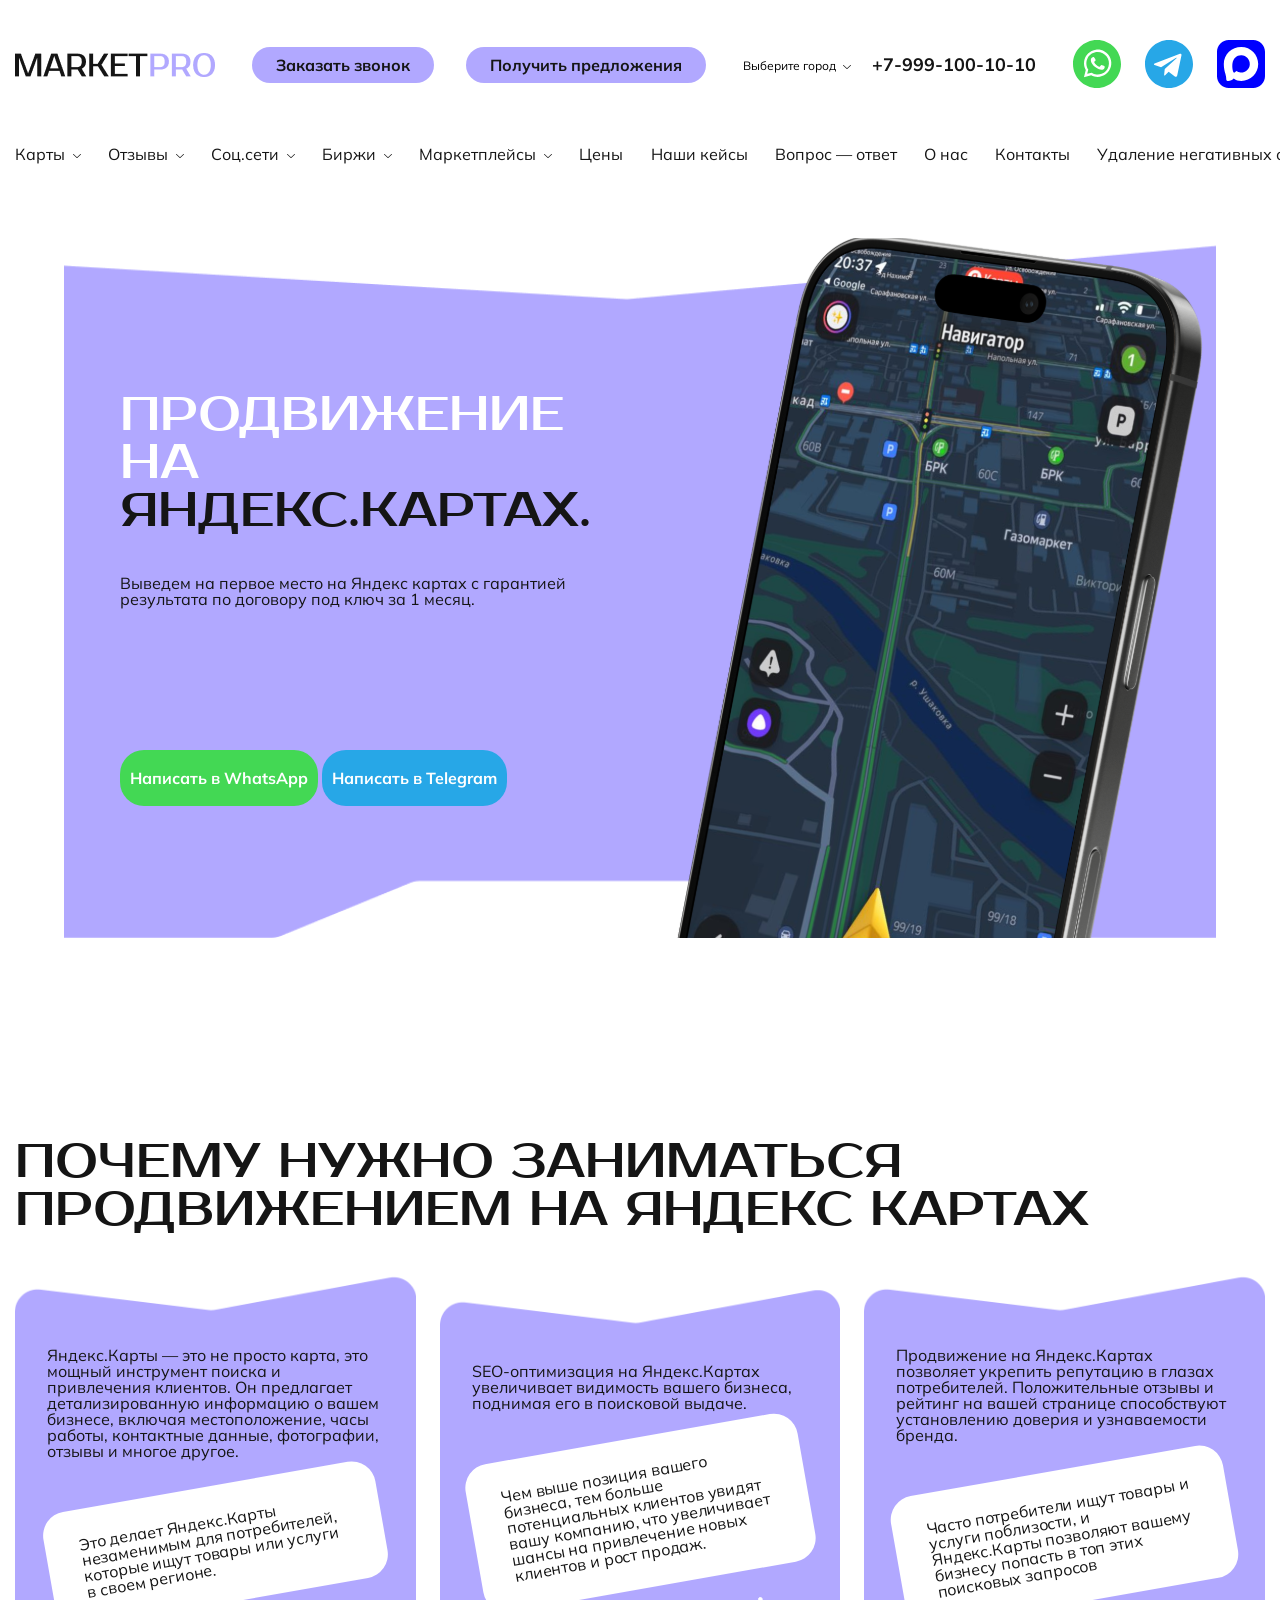
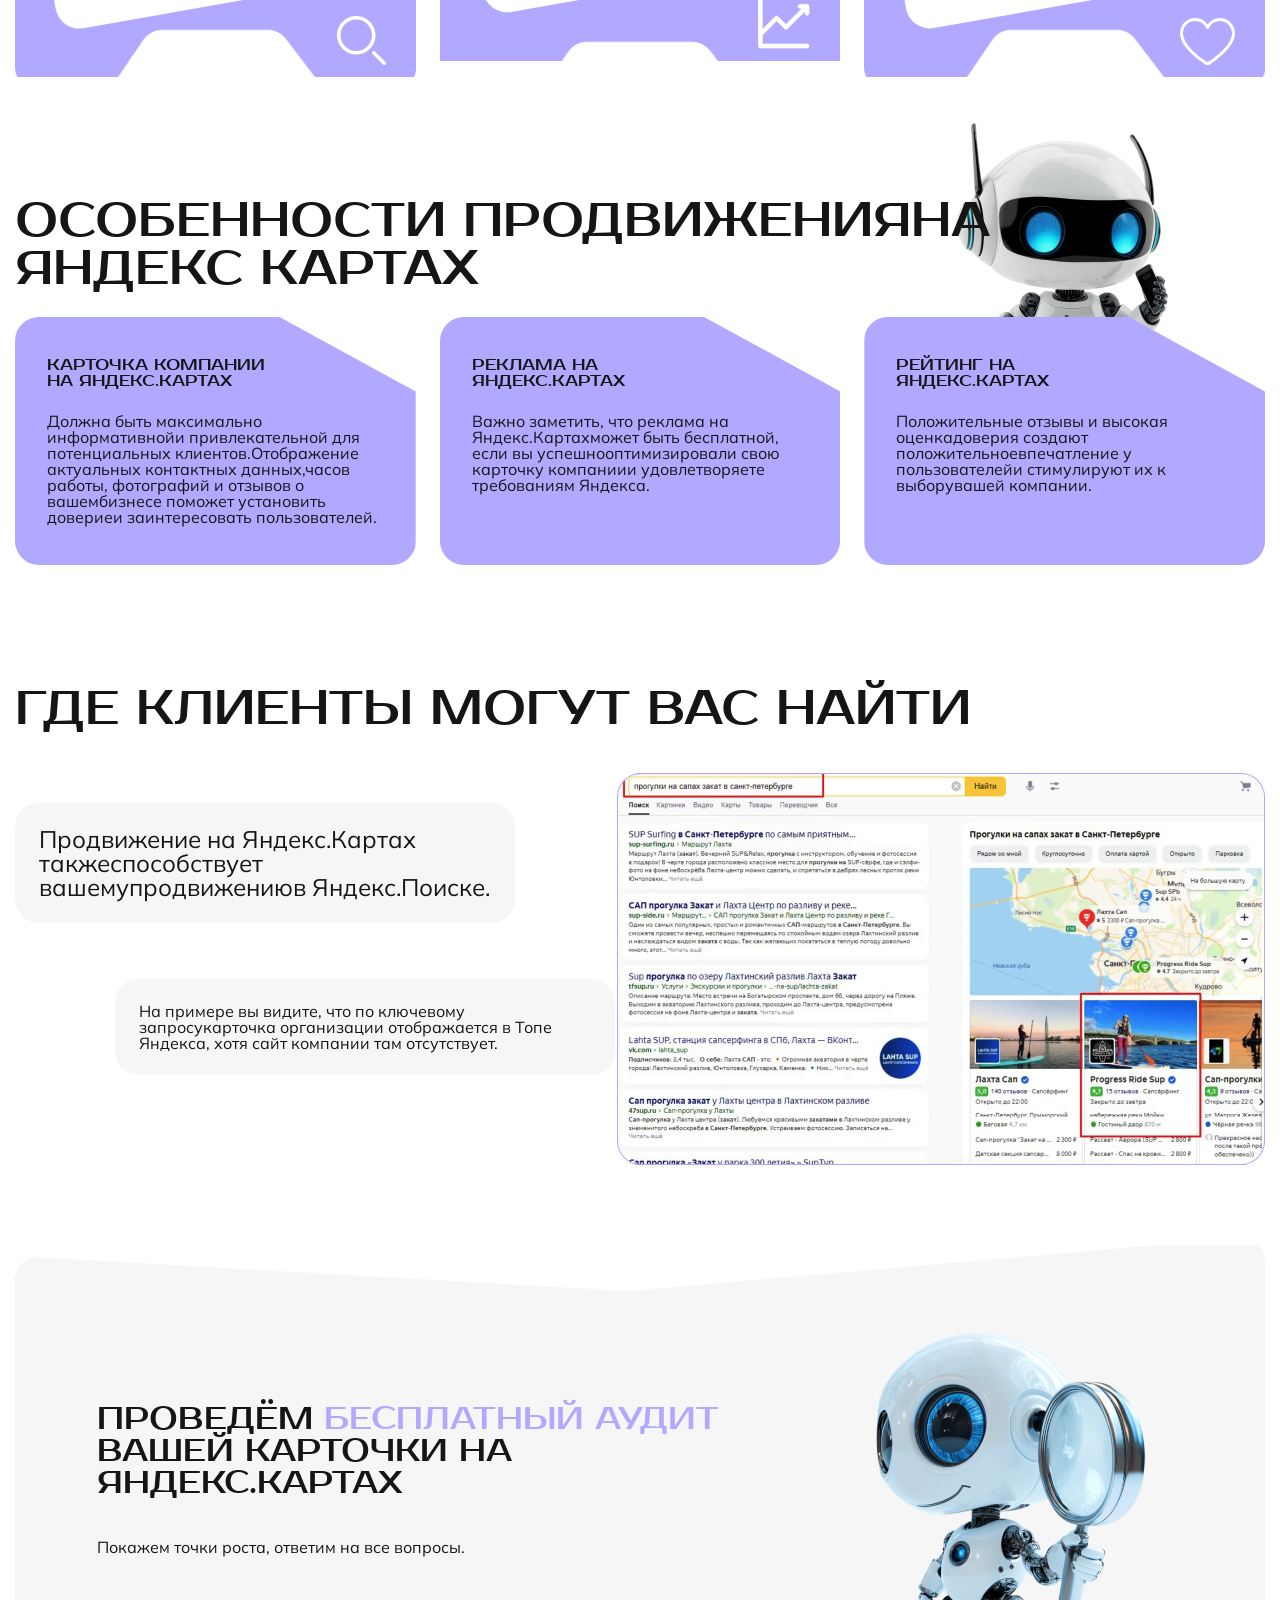
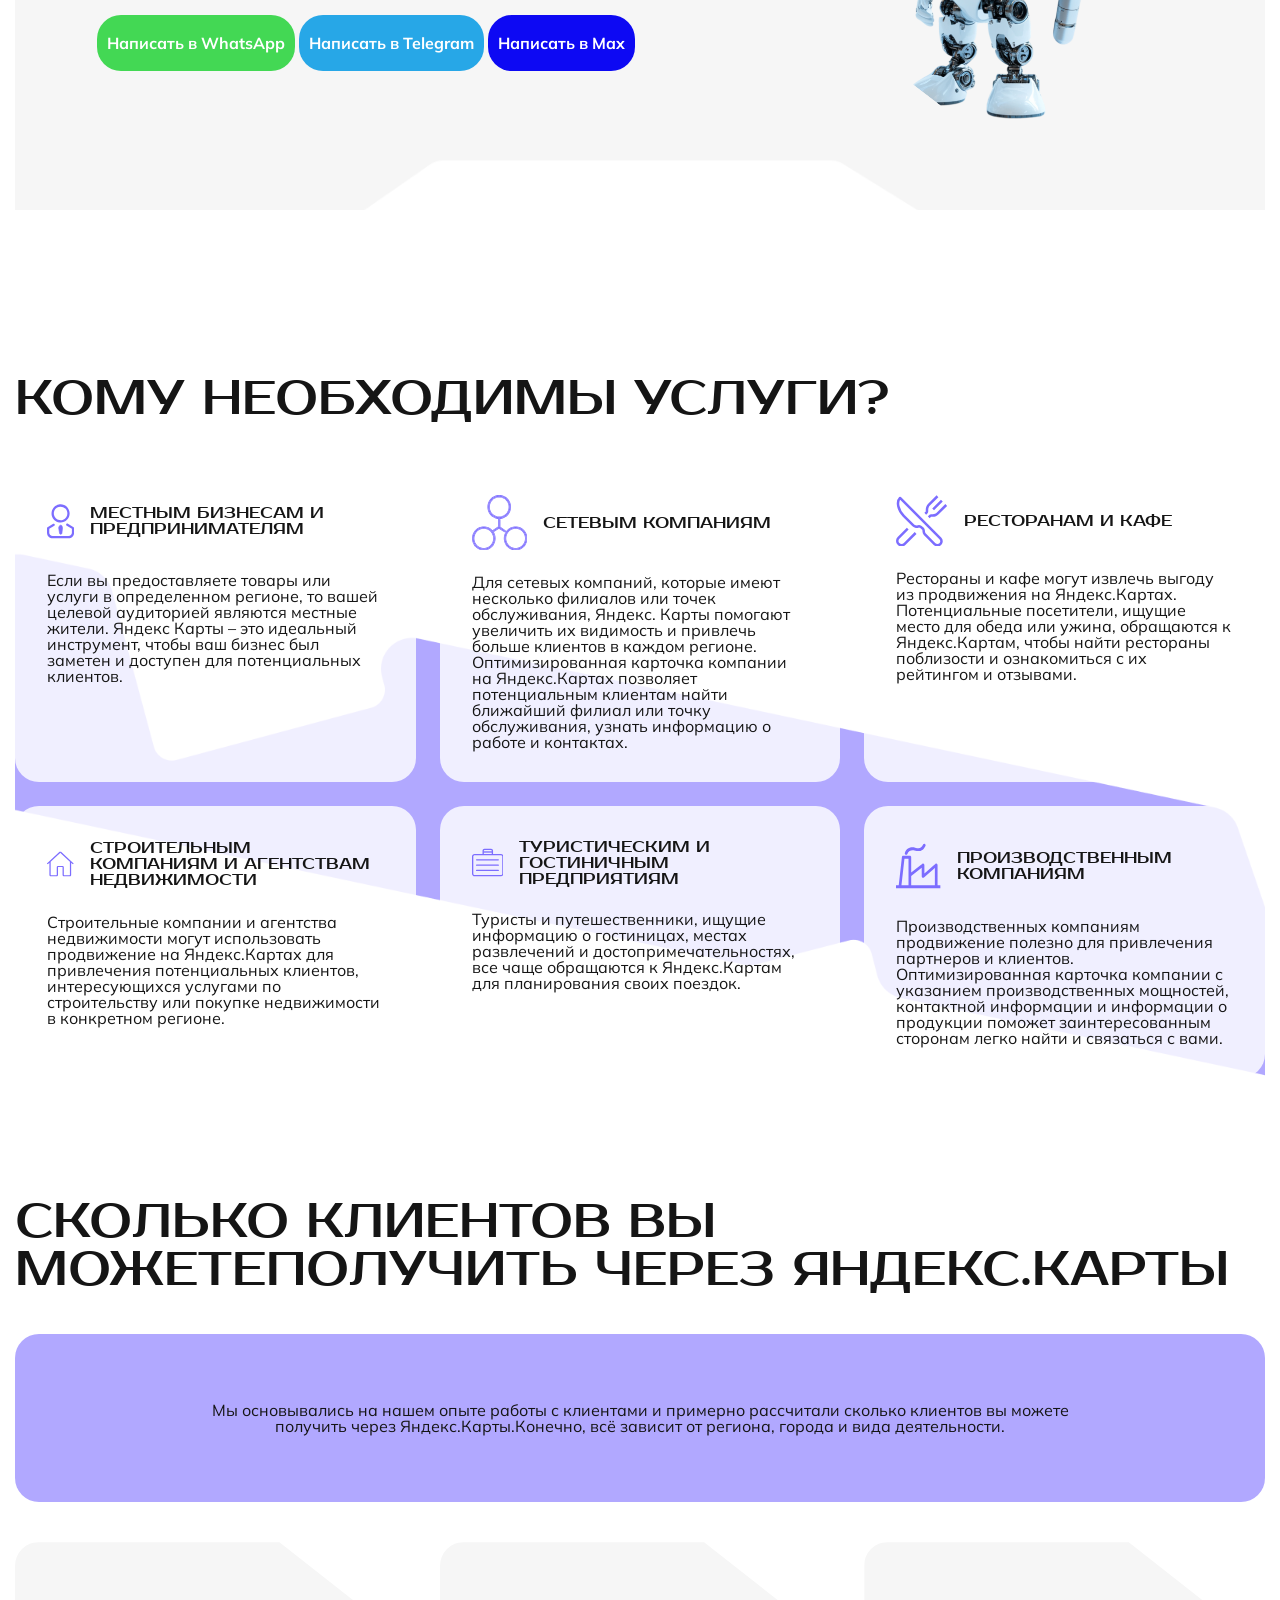
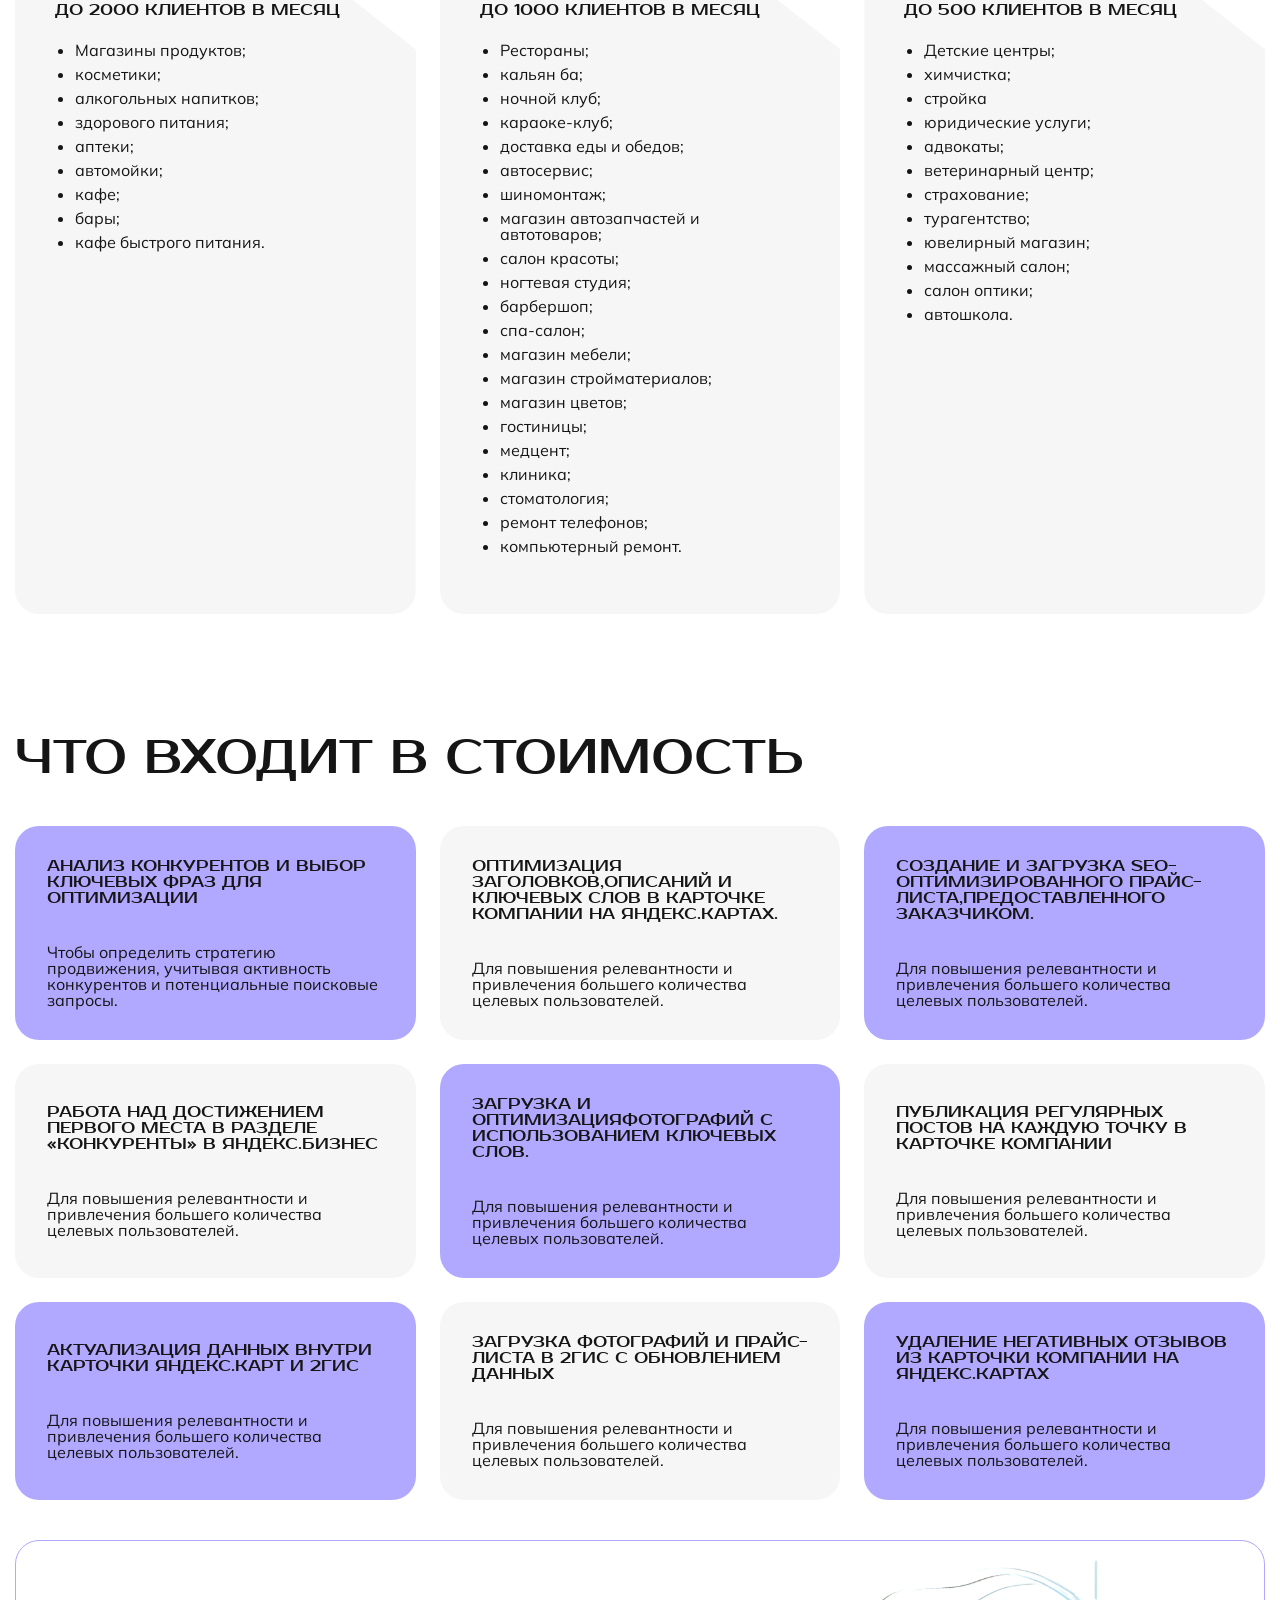
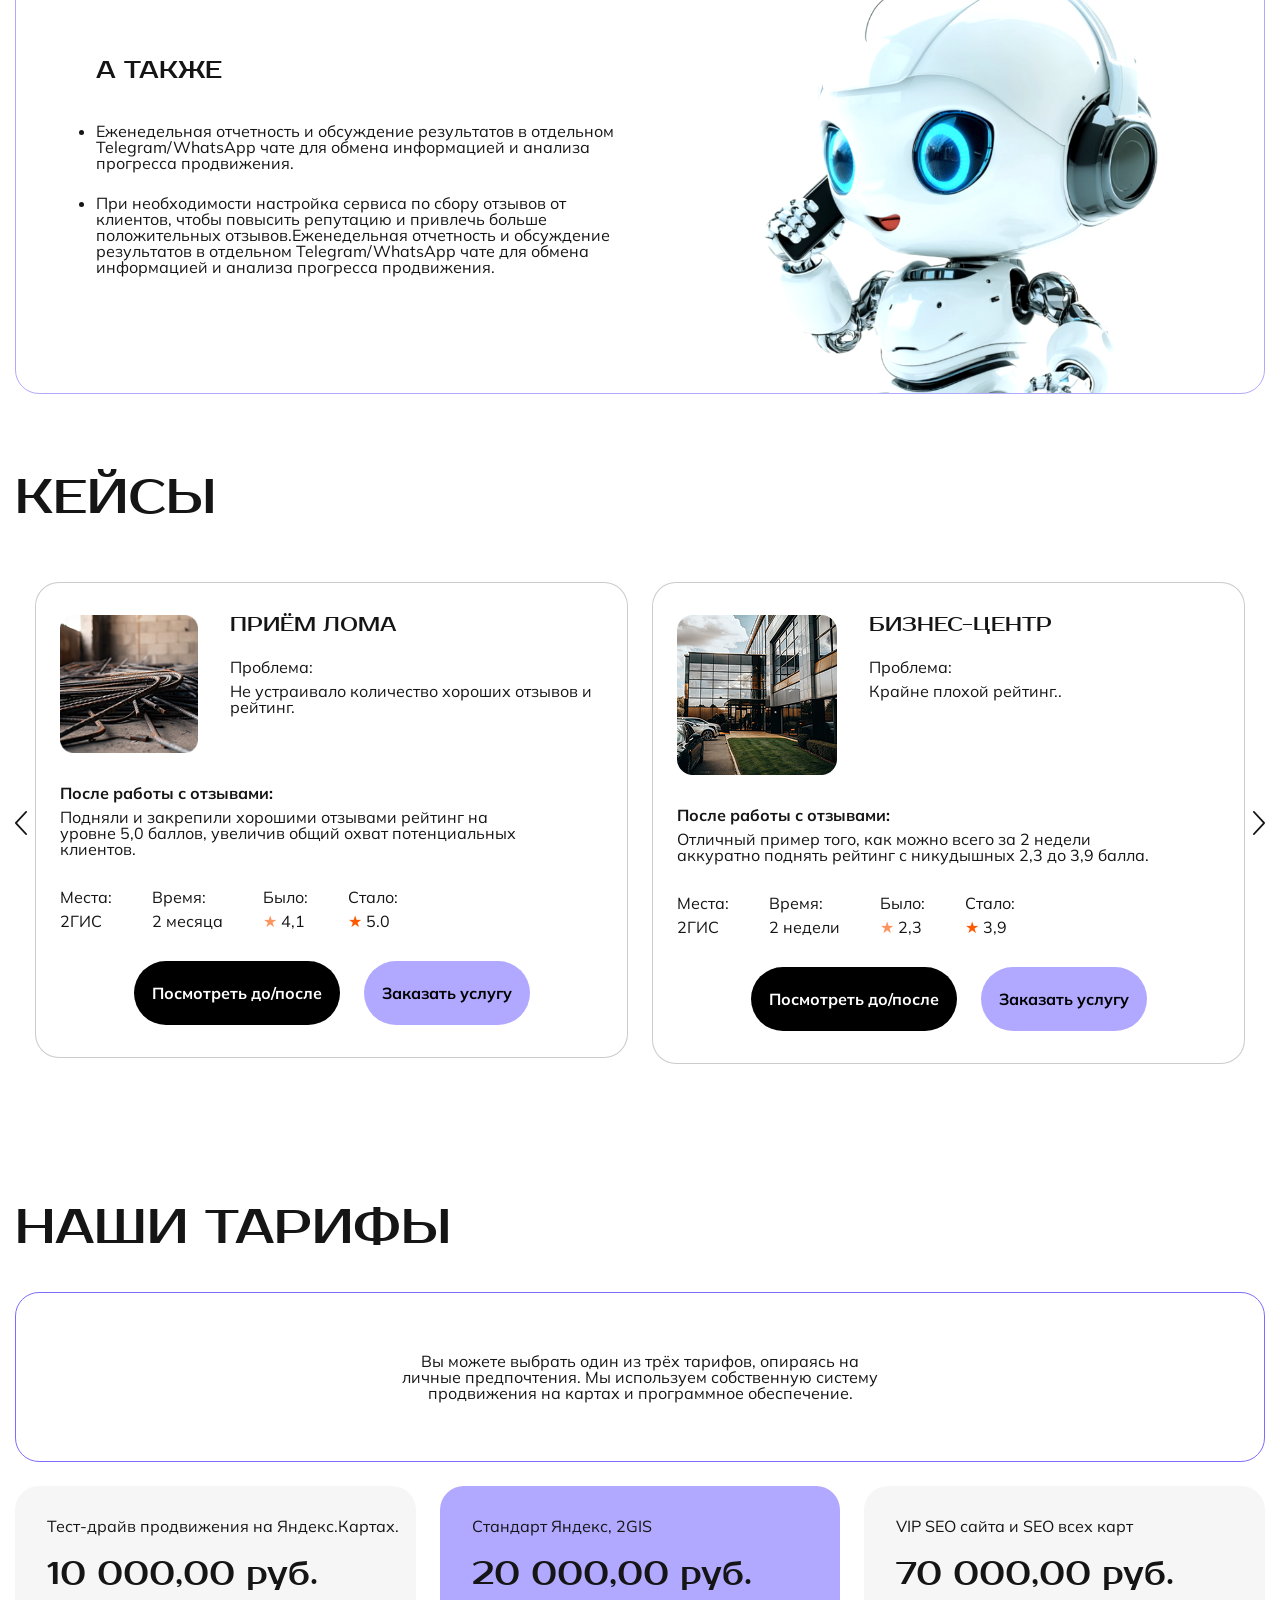
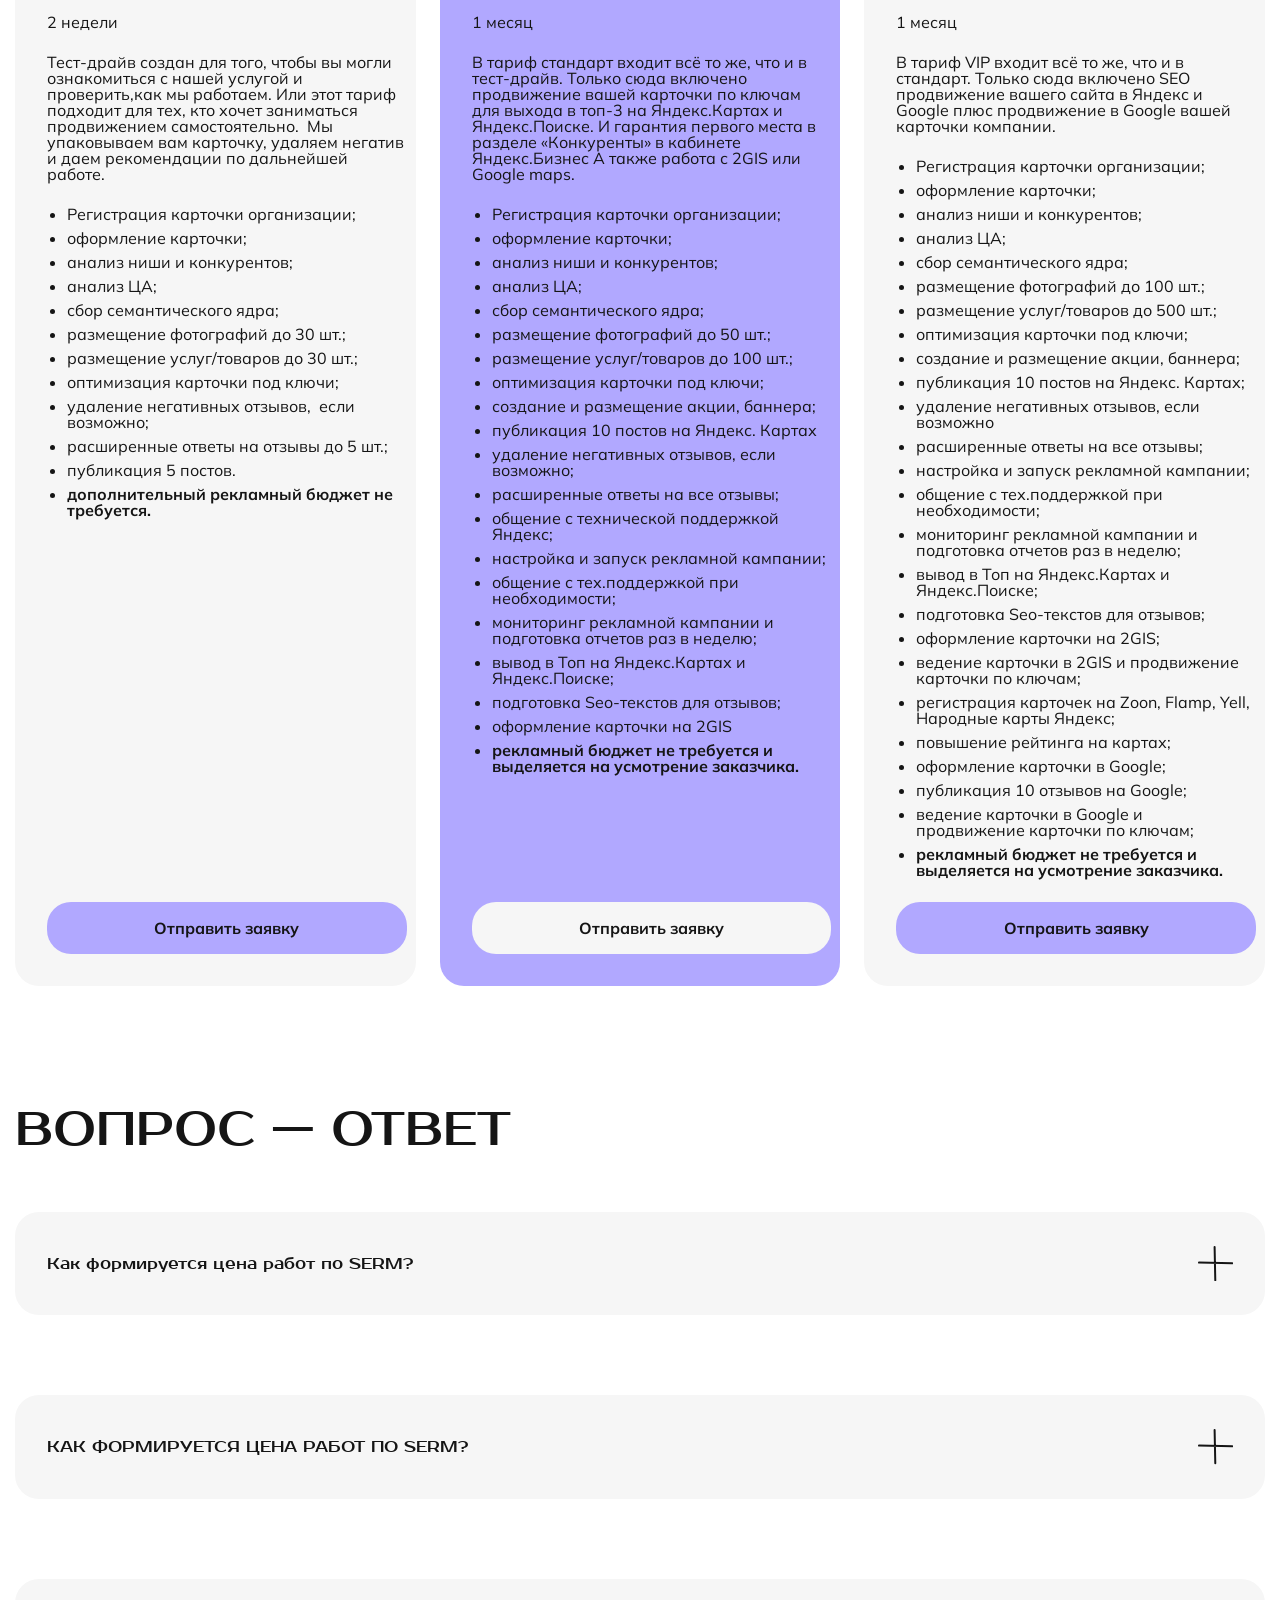
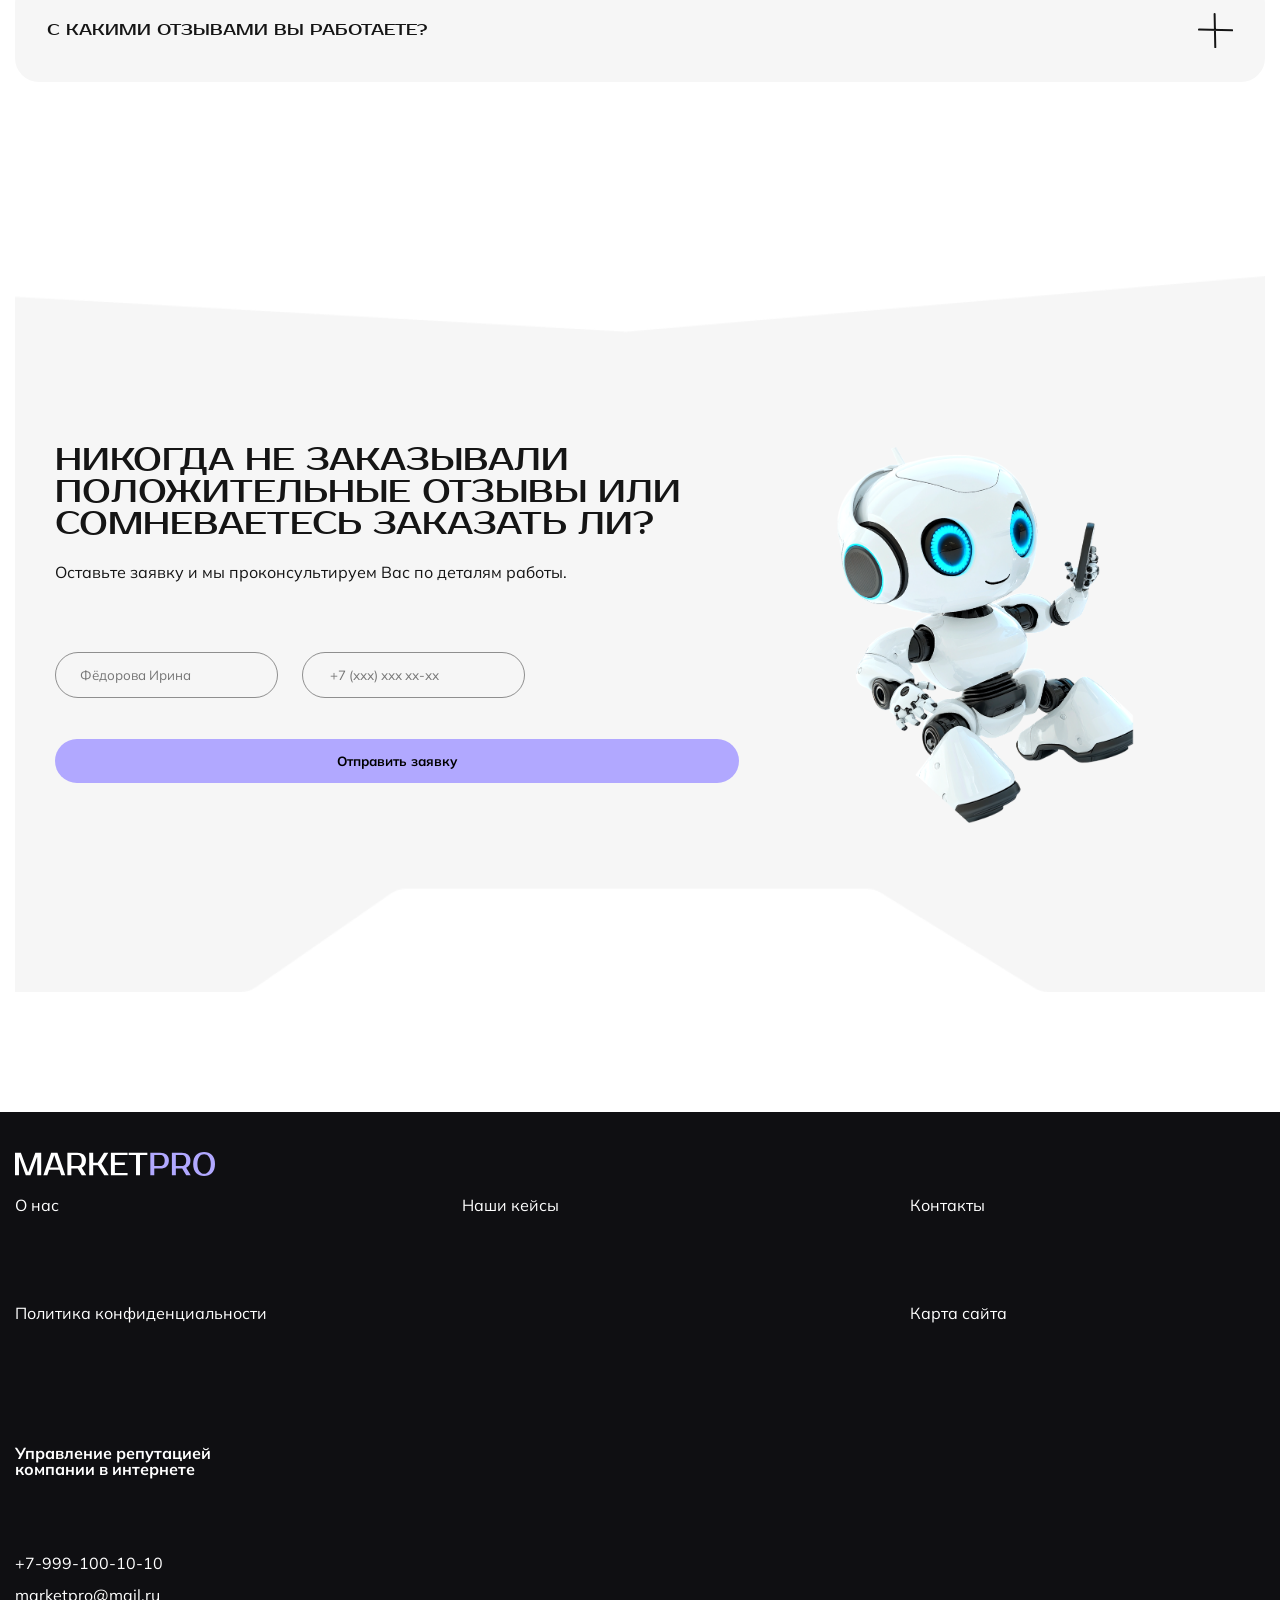
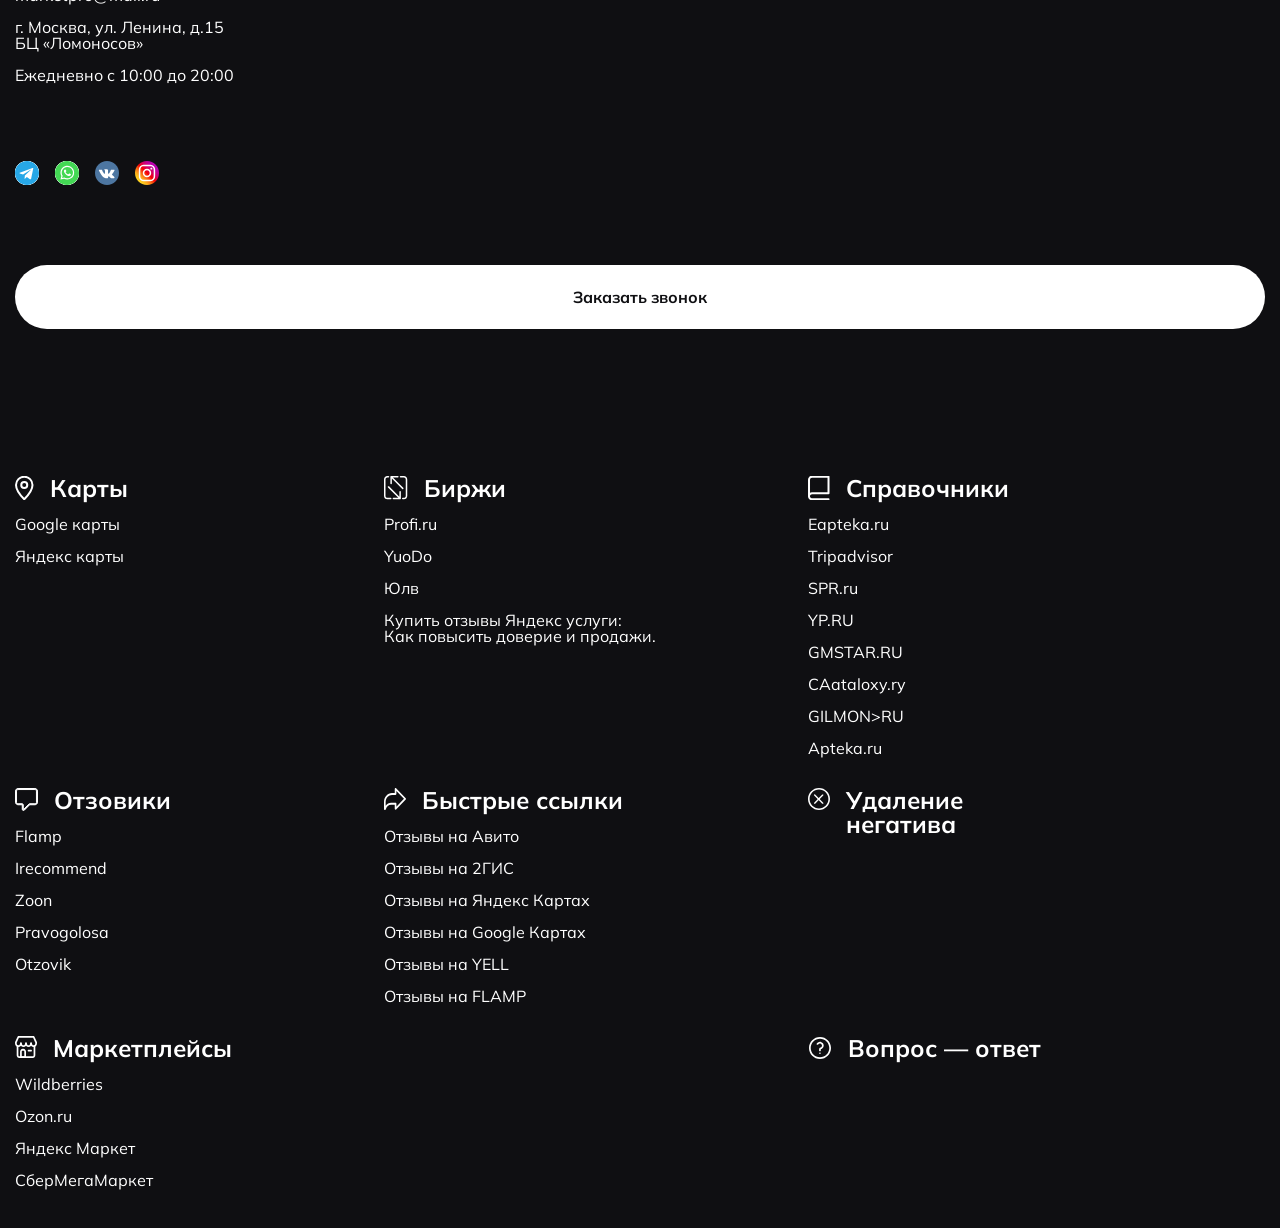
<file: project-2/vk.html>
<!DOCTYPE html>
<html lang="en">

<head>
  <meta charset="UTF-8">
  <meta name="viewport" content="width=device-width, initial-scale=1.0">
  <link rel="stylesheet" href="css/fonts.css">
  <link rel="stylesheet" href="css/structure/swiper-bundle.min.css">
  <link rel="stylesheet" href="css/style.css">
  <title>MarketPro</title>
</head>

<body>
  <header class="header">
    <div class="container">
      <div class="header__inner">
        <div class="header__top">
          <a href="/" class="header__logo"><img src="images/logos/header-logo.png" alt="Логотип МаркетPro"></a>
          <a href="/" class="header__logo--mobile"><img src="images/logos/header-logo-mobile.png"
              alt="Логотип МаркетPro"></a>
          <a class="burger-icon" href="#">
            <span></span>
          </a>
          <div class="header__communication">
            <a href="#" class="header__communication-btn" id="openModal">Заказать звонок</a>
            <a href="#" class="header__communication-btn" id="openServiceModal">Получить предложения</a>
          </div>
          <div class="header__cites" aria-label="Выбор города"><span aria-hidden="true">
              <svg viewBox="0 0 8 8" width="8" height="16" fill="none" xmlns="http://www.w3.org/2000/svg">
                <path
                  d="M7.909 0.488L4.217 3.916C4.157 3.972 4.078 4 3.999 4 3.921 4 3.842 3.972 3.782 3.916L0.090 0.488C-0.031 0.376 -0.031 0.195 0.090 0.084 0.210 -0.028 0.405 -0.028 0.525 0.084L4.000 3.310 7.475 0.084C7.595 -0.028 7.790 -0.028 7.910 0.084 8.030 0.196 8.030 0.376 7.909 0.488Z"
                  fill="#151515" />
              </svg>
            </span>
            <div class="city-dropdown" id="cityDropdown">
              <button type="button" class="city__toggle" id="cityToggle" aria-haspopup="listbox" aria-expanded="false">
                Выберите город
              </button>
              <select id="city-select" name="city" aria-label="Город">
                <option value="">Выберите город</option>
                <option value="Новосибирск">Новосибирск</option>
                <option value="Омск">Омск</option>
                <option value="Красноярск">Красноярск</option>
                <option value="Кемерово">Кемерово</option>
                <option value="Томск">Томск</option>
                <option value="Тюмень">Тюмень</option>
                <option value="Иркутск">Иркутск</option>
                <option value="Чита">Улан-Удэ</option>
                <option value="Улан-Удэ">Улан-Удэ</option>
                <option value="Якутск">Якутск</option>
              </select>
              <div class="city-list" role="listbox" aria-label="Список городов" id="cityList" tabindex="-1">
              </div>
            </div>
          </div>
          <a href="tel:+79991001010" class="phone-number">+7-999-100-10-10</a>
          <div class="header__socials">
            <a href="#" class="socials__link ">
              <svg viewBox="0 0 48 48" xmlns="http://www.w3.org/2000/svg" xmlns:xlink="http://www.w3.org/1999/xlink"
                width="48.000000" height="48.000000" fill="none" customFrame="#000000">
                <path id="Vector"
                  d="M0 24C0 10.7452 10.7452 0 24 0C37.2548 0 48 10.7452 48 24C48 37.2548 37.2548 48 24 48C10.7452 48 0 37.2548 0 24ZM18.2006 35.3127C20.185 36.3794 22.4034 36.9362 24.6562 36.9329C27.6579 36.9326 30.5758 35.9433 32.9587 34.1179C35.3416 32.2926 37.0567 29.733 37.8386 26.835C38.6206 23.9369 38.4259 20.862 37.2846 18.0858C36.1433 15.3095 34.1191 12.9867 31.525 11.4765C28.9309 9.96634 25.9115 9.35298 22.9338 9.7313C19.9561 10.1096 17.186 11.4586 15.0519 13.5694C12.9179 15.6803 11.5388 18.4356 11.1281 21.409C10.7173 24.3824 11.2977 27.4083 12.7795 30.0188L10.9406 37.125L18.2006 35.3127ZM24.6562 11.9887C22.6054 11.9889 20.5933 12.5476 18.8359 13.6048C17.0786 14.6621 15.6424 16.178 14.6816 17.9899C13.7207 19.8017 13.2715 21.8411 13.3821 23.889C13.4927 25.9368 14.159 27.9159 15.3094 29.6138L14.206 33.8705L18.6424 32.8354C20.1235 33.7673 21.8009 34.3422 23.5423 34.5148C25.2837 34.6873 27.0414 34.4526 28.6766 33.8294C30.3117 33.2061 31.7796 32.2113 32.9644 30.9235C34.1492 29.6357 35.0184 28.0901 35.5035 26.4087C35.9885 24.7274 36.0761 22.9563 35.7593 21.2353C35.4425 19.5143 34.73 17.8905 33.6781 16.4921C32.6261 15.0936 31.2635 13.9588 29.6978 13.1773C28.1321 12.3958 26.4062 11.9889 24.6562 11.9887ZM30.2081 29.4437C28.6289 30.1843 25.3318 29.7979 21.8583 26.8252C18.3848 23.8526 17.4937 20.6546 17.9812 18.9801C18.4687 17.3055 20.3841 16.9961 20.7454 17.0761C21.1067 17.1561 22.9134 20.0204 22.6672 20.3545C22.4211 20.6887 21.2318 21.878 21.2318 21.878C21.2318 21.878 21.1818 23.0948 23.4147 25.0058C25.6477 26.9168 26.8422 26.6794 26.8422 26.6794C26.8422 26.6794 27.8335 25.32 28.1256 25.0257C28.4176 24.7314 31.5268 26.0739 31.6616 26.4186C31.7964 26.7632 31.7868 28.7033 30.2077 29.4437L30.2081 29.4437Z"
                  fill="rgb(67,216,84)" fill-rule="evenodd" />
              </svg></a>
            <a href="#" class="socials__link ">
              <svg viewBox="0 0 48 48" xmlns="http://www.w3.org/2000/svg" xmlns:xlink="http://www.w3.org/1999/xlink"
                width="48.000000" height="48.000000" fill="none" customFrame="#000000">
                <path id="Vector"
                  d="M24 0C10.7452 0 0 10.7452 0 24C0 37.2548 10.7452 48 24 48C37.2548 48 48 37.2548 48 24C48 10.7452 37.2548 0 24 0ZM36.4743 15.1815L32.2117 35.5312C32.1601 35.7774 32.0475 36.0066 31.8842 36.1979C31.7209 36.3891 31.5122 36.5363 31.2772 36.6258C31.0422 36.7154 30.7885 36.7444 30.5393 36.7103C30.2902 36.6762 30.0536 36.58 29.8513 36.4306L23.6511 31.8499L19.8947 35.3936C19.8455 35.44 19.7876 35.4761 19.7243 35.4999C19.661 35.5237 19.5936 35.5346 19.5261 35.532C19.4585 35.5294 19.3922 35.5135 19.3309 35.485C19.2696 35.4565 19.2146 35.416 19.1691 35.3661L19.0883 35.2774L19.741 28.961L31.5052 18.2124C31.5633 18.1594 31.5995 18.0864 31.6066 18.008C31.6136 17.9296 31.591 17.8513 31.5432 17.7888C31.4954 17.7262 31.4259 17.6838 31.3484 17.6699C31.2708 17.6561 31.1909 17.6718 31.1244 17.714L16.0795 27.2362L9.6 25.06C9.42771 25.0022 9.27755 24.8924 9.17013 24.7458C9.0627 24.5992 9.00326 24.4229 8.99998 24.2412C8.99669 24.0595 9.04971 23.8812 9.15177 23.7308C9.25383 23.5804 9.39992 23.4653 9.57 23.4012L34.9219 13.851C35.1174 13.7774 35.3292 13.7577 35.535 13.7939C35.7407 13.8302 35.933 13.921 36.0917 14.057C36.2503 14.193 36.3695 14.3691 36.4368 14.5669C36.5041 14.7647 36.5171 14.977 36.4743 15.1815Z"
                  fill="rgb(39,167,231)" fill-rule="nonzero" />
              </svg></a>
            <a href="#" class="socials__link ">
              <?xml version="1.0" encoding="UTF-8"?>
              <svg xmlns="http://www.w3.org/2000/svg" xml:space="preserve" width="48px" height="48px" version="1.1"
                style="shape-rendering:geometricPrecision; text-rendering:geometricPrecision; image-rendering:optimizeQuality; fill-rule:evenodd; clip-rule:evenodd"
                viewBox="0 0 1521.32 1516.58" xmlns:xlink="http://www.w3.org/1999/xlink"
                xmlns:xodm="http://www.corel.com/coreldraw/odm/2003">
                <defs>
                  <style type="text/css">
                    .fil0 {
                      fill: blue
                    }

                    .fil1 {
                      fill: white
                    }
                  </style>
                </defs>
                <g id="Слой_x0020_1">
                  <metadata id="CorelCorpID_0Corel-Layer" />
                  <path class="fil0"
                    d="M372.47 0l776.37 0c204.87,0 372.48,167.61 372.48,372.47l0 771.64c0,204.86 -167.61,372.47 -372.48,372.47l-776.37 0c-204.86,0 -372.47,-167.61 -372.47,-372.47l0 -771.64c0,-204.86 167.61,-372.47 372.47,-372.47z" />
                  <path class="fil1"
                    d="M772.44 1295.02c-107.13,0 -156.91,-15.6 -243.19,-77.99 -54.92,70.2 -227.77,124.81 -235.38,31.2 0,-70.14 -15.84,-129.23 -33.31,-194.26 -21.38,-79.69 -45.16,-168.33 -45.16,-297.16 0,-307.17 253.55,-538.24 554.22,-538.24 300.58,0 536.3,242.3 536.3,541.23 0,298.89 -243.23,535.23 -533.49,535.23l0.01 -0.01zm4.34 -810.86c-146.28,-7.62 -260.42,93.24 -285.6,251.11 -20.87,130.76 16.11,290.06 47.72,298.07 14.92,3.78 53.1,-26.92 76.62,-50.31 38.73,24.94 83.14,44.28 132.52,46.82 150.2,7.82 283.26,-108.97 291.15,-258.22 7.88,-149.25 -112.21,-279.65 -262.39,-287.47l-0.02 0z" />
                </g>
              </svg>
            </a>
          </div>
        </div>
        <div class="header__bottom">
          <nav class="nav__menu">
            <ul class="nav__menu-list">
              <li class="nav__menu-item"><a class="nav__menu-link" href="#">Карты <span><svg viewBox="0 0 8 8"
                      xmlns="http://www.w3.org/2000/svg" xmlns:xlink="http://www.w3.org/1999/xlink" width="8.000000"
                      height="8.000000" fill="none">
                      <rect id="chevron-down 1" width="8.000000" height="8.000000" x="0.000000" y="0.000000"
                        fill="rgb(255,255,255)" fill-opacity="0"
                        transform="matrix(-1,-1.22465e-16,1.22465e-16,-1,8,8)" />
                      <path id="Vector"
                        d="M7.90946 0.487884L4.21725 3.9162C4.15736 3.97181 4.07855 4 3.99978 4C3.92102 4 3.84225 3.97219 3.78235 3.9162L0.0901513 0.487884C-0.0300504 0.376274 -0.0300504 0.195319 0.0901513 0.0837082C0.210353 -0.0279027 0.405232 -0.0279027 0.525434 0.0837082L4.00019 3.31015L7.47497 0.0837082C7.59517 -0.0279027 7.79004 -0.0279027 7.91024 0.0837082C8.03044 0.195319 8.02966 0.376274 7.90946 0.487884Z"
                        fill="rgb(21,21,21)" fill-rule="nonzero"
                        transform="matrix(-1,-1.22465e-16,1.22465e-16,-1,8,6)" />
                    </svg></span></a></li>
              <li class="nav__menu-item"><a class="nav__menu-link" href="feedback.html">Отзывы <span><svg
                      viewBox="0 0 8 8" xmlns="http://www.w3.org/2000/svg" xmlns:xlink="http://www.w3.org/1999/xlink"
                      width="8.000000" height="8.000000" fill="none">
                      <rect id="chevron-down 1" width="8.000000" height="8.000000" x="0.000000" y="0.000000"
                        fill="rgb(255,255,255)" fill-opacity="0"
                        transform="matrix(-1,-1.22465e-16,1.22465e-16,-1,8,8)" />
                      <path id="Vector"
                        d="M7.90946 0.487884L4.21725 3.9162C4.15736 3.97181 4.07855 4 3.99978 4C3.92102 4 3.84225 3.97219 3.78235 3.9162L0.0901513 0.487884C-0.0300504 0.376274 -0.0300504 0.195319 0.0901513 0.0837082C0.210353 -0.0279027 0.405232 -0.0279027 0.525434 0.0837082L4.00019 3.31015L7.47497 0.0837082C7.59517 -0.0279027 7.79004 -0.0279027 7.91024 0.0837082C8.03044 0.195319 8.02966 0.376274 7.90946 0.487884Z"
                        fill="rgb(21,21,21)" fill-rule="nonzero"
                        transform="matrix(-1,-1.22465e-16,1.22465e-16,-1,8,6)" />
                    </svg></span></a></li>
              <li class="nav__menu-item"><a class="nav__menu-link" href="vk.html">Соц.сети <span><svg viewBox="0 0 8 8"
                      xmlns="http://www.w3.org/2000/svg" xmlns:xlink="http://www.w3.org/1999/xlink" width="8.000000"
                      height="8.000000" fill="none">
                      <rect id="chevron-down 1" width="8.000000" height="8.000000" x="0.000000" y="0.000000"
                        fill="rgb(255,255,255)" fill-opacity="0"
                        transform="matrix(-1,-1.22465e-16,1.22465e-16,-1,8,8)" />
                      <path id="Vector"
                        d="M7.90946 0.487884L4.21725 3.9162C4.15736 3.97181 4.07855 4 3.99978 4C3.92102 4 3.84225 3.97219 3.78235 3.9162L0.0901513 0.487884C-0.0300504 0.376274 -0.0300504 0.195319 0.0901513 0.0837082C0.210353 -0.0279027 0.405232 -0.0279027 0.525434 0.0837082L4.00019 3.31015L7.47497 0.0837082C7.59517 -0.0279027 7.79004 -0.0279027 7.91024 0.0837082C8.03044 0.195319 8.02966 0.376274 7.90946 0.487884Z"
                        fill="rgb(21,21,21)" fill-rule="nonzero"
                        transform="matrix(-1,-1.22465e-16,1.22465e-16,-1,8,6)" />
                    </svg></span></a></li>
              <li class="nav__menu-item"><a class="nav__menu-link" href="#">Биржи<span><svg viewBox="0 0 8 8"
                      xmlns="http://www.w3.org/2000/svg" xmlns:xlink="http://www.w3.org/1999/xlink" width="8.000000"
                      height="8.000000" fill="none">
                      <rect id="chevron-down 1" width="8.000000" height="8.000000" x="0.000000" y="0.000000"
                        fill="rgb(255,255,255)" fill-opacity="0"
                        transform="matrix(-1,-1.22465e-16,1.22465e-16,-1,8,8)" />
                      <path id="Vector"
                        d="M7.90946 0.487884L4.21725 3.9162C4.15736 3.97181 4.07855 4 3.99978 4C3.92102 4 3.84225 3.97219 3.78235 3.9162L0.0901513 0.487884C-0.0300504 0.376274 -0.0300504 0.195319 0.0901513 0.0837082C0.210353 -0.0279027 0.405232 -0.0279027 0.525434 0.0837082L4.00019 3.31015L7.47497 0.0837082C7.59517 -0.0279027 7.79004 -0.0279027 7.91024 0.0837082C8.03044 0.195319 8.02966 0.376274 7.90946 0.487884Z"
                        fill="rgb(21,21,21)" fill-rule="nonzero"
                        transform="matrix(-1,-1.22465e-16,1.22465e-16,-1,8,6)" />
                    </svg></span> </a></li>
              <li class="nav__menu-item"><a class="nav__menu-link" href="#">Маркетплейсы <span><svg viewBox="0 0 8 8"
                      xmlns="http://www.w3.org/2000/svg" xmlns:xlink="http://www.w3.org/1999/xlink" width="8.000000"
                      height="8.000000" fill="none">
                      <rect id="chevron-down 1" width="8.000000" height="8.000000" x="0.000000" y="0.000000"
                        fill="rgb(255,255,255)" fill-opacity="0"
                        transform="matrix(-1,-1.22465e-16,1.22465e-16,-1,8,8)" />
                      <path id="Vector"
                        d="M7.90946 0.487884L4.21725 3.9162C4.15736 3.97181 4.07855 4 3.99978 4C3.92102 4 3.84225 3.97219 3.78235 3.9162L0.0901513 0.487884C-0.0300504 0.376274 -0.0300504 0.195319 0.0901513 0.0837082C0.210353 -0.0279027 0.405232 -0.0279027 0.525434 0.0837082L4.00019 3.31015L7.47497 0.0837082C7.59517 -0.0279027 7.79004 -0.0279027 7.91024 0.0837082C8.03044 0.195319 8.02966 0.376274 7.90946 0.487884Z"
                        fill="rgb(21,21,21)" fill-rule="nonzero"
                        transform="matrix(-1,-1.22465e-16,1.22465e-16,-1,8,6)" />
                    </svg></span></a>
              </li>
              <li class="nav__menu-item"><a class="nav__menu-link" href="#">Цены</a></li>
              <li class="nav__menu-item"><a class="nav__menu-link" href="#">Наши кейсы</a></li>
              <li class="nav__menu-item"><a class="nav__menu-link" href="#">Вопрос — ответ</a></li>
              <li class="nav__menu-item"><a class="nav__menu-link" href="#">О нас</a></li>
              <li class="nav__menu-item"><a class="nav__menu-link" href="contacts.html">Контакты</a></li>
              <li class="nav__menu-item"><a class="nav__menu-link" href="#">Удаление негативных отзывов</a></li>
            </ul>
          </nav>
        </div>
      </div>
    </div>
  </header>
  <main class="main">
    <section class="comment__section">
      <div class="container">
        <div class="comment__inner">
          <div class="comment__content">
            <h1 class="comment__title title">Продвижение на <span> Яндекс.Картах.</span></h1>
            <div class="comment__text">
              <span>Выведем на первое место на Яндекс картах с гарантией результата по договору под ключ за 1
                месяц.</span>
            </div>
            <div class="comment__socials">
              <a href="#" class="hero__link--whatsup">Написать в WhatsApp</a>
              <a href="#" class="hero__link--tg">Написать в Telegram</a>
            </div>
          </div>
          <div class="comment__images">
            <div class="comment__img"><img src="images/pictures/phone.png" alt="">
            </div>
          </div>
        </div>
      </div>
      <div class="comment__socials--mobile">
        <a href="#" class="hero__socials-link ">
          <svg viewBox="0 0 48 48" xmlns="http://www.w3.org/2000/svg" xmlns:xlink="http://www.w3.org/1999/xlink"
            width="40.000000" height="48.000000" fill="none" customFrame="#000000">
            <path id="Vector"
              d="M0 24C0 10.7452 10.7452 0 24 0C37.2548 0 48 10.7452 48 24C48 37.2548 37.2548 48 24 48C10.7452 48 0 37.2548 0 24ZM18.2006 35.3127C20.185 36.3794 22.4034 36.9362 24.6562 36.9329C27.6579 36.9326 30.5758 35.9433 32.9587 34.1179C35.3416 32.2926 37.0567 29.733 37.8386 26.835C38.6206 23.9369 38.4259 20.862 37.2846 18.0858C36.1433 15.3095 34.1191 12.9867 31.525 11.4765C28.9309 9.96634 25.9115 9.35298 22.9338 9.7313C19.9561 10.1096 17.186 11.4586 15.0519 13.5694C12.9179 15.6803 11.5388 18.4356 11.1281 21.409C10.7173 24.3824 11.2977 27.4083 12.7795 30.0188L10.9406 37.125L18.2006 35.3127ZM24.6562 11.9887C22.6054 11.9889 20.5933 12.5476 18.8359 13.6048C17.0786 14.6621 15.6424 16.178 14.6816 17.9899C13.7207 19.8017 13.2715 21.8411 13.3821 23.889C13.4927 25.9368 14.159 27.9159 15.3094 29.6138L14.206 33.8705L18.6424 32.8354C20.1235 33.7673 21.8009 34.3422 23.5423 34.5148C25.2837 34.6873 27.0414 34.4526 28.6766 33.8294C30.3117 33.2061 31.7796 32.2113 32.9644 30.9235C34.1492 29.6357 35.0184 28.0901 35.5035 26.4087C35.9885 24.7274 36.0761 22.9563 35.7593 21.2353C35.4425 19.5143 34.73 17.8905 33.6781 16.4921C32.6261 15.0936 31.2635 13.9588 29.6978 13.1773C28.1321 12.3958 26.4062 11.9889 24.6562 11.9887ZM30.2081 29.4437C28.6289 30.1843 25.3318 29.7979 21.8583 26.8252C18.3848 23.8526 17.4937 20.6546 17.9812 18.9801C18.4687 17.3055 20.3841 16.9961 20.7454 17.0761C21.1067 17.1561 22.9134 20.0204 22.6672 20.3545C22.4211 20.6887 21.2318 21.878 21.2318 21.878C21.2318 21.878 21.1818 23.0948 23.4147 25.0058C25.6477 26.9168 26.8422 26.6794 26.8422 26.6794C26.8422 26.6794 27.8335 25.32 28.1256 25.0257C28.4176 24.7314 31.5268 26.0739 31.6616 26.4186C31.7964 26.7632 31.7868 28.7033 30.2077 29.4437L30.2081 29.4437Z"
              fill="rgb(67,216,84)" fill-rule="evenodd" />
          </svg></a>
        <a href="#" class="hero__socials-link ">
          <svg viewBox="0 0 48 48" xmlns="http://www.w3.org/2000/svg" xmlns:xlink="http://www.w3.org/1999/xlink"
            width="40.000000" height="48.000000" fill="none" customFrame="#000000">
            <path id="Vector"
              d="M24 0C10.7452 0 0 10.7452 0 24C0 37.2548 10.7452 48 24 48C37.2548 48 48 37.2548 48 24C48 10.7452 37.2548 0 24 0ZM36.4743 15.1815L32.2117 35.5312C32.1601 35.7774 32.0475 36.0066 31.8842 36.1979C31.7209 36.3891 31.5122 36.5363 31.2772 36.6258C31.0422 36.7154 30.7885 36.7444 30.5393 36.7103C30.2902 36.6762 30.0536 36.58 29.8513 36.4306L23.6511 31.8499L19.8947 35.3936C19.8455 35.44 19.7876 35.4761 19.7243 35.4999C19.661 35.5237 19.5936 35.5346 19.5261 35.532C19.4585 35.5294 19.3922 35.5135 19.3309 35.485C19.2696 35.4565 19.2146 35.416 19.1691 35.3661L19.0883 35.2774L19.741 28.961L31.5052 18.2124C31.5633 18.1594 31.5995 18.0864 31.6066 18.008C31.6136 17.9296 31.591 17.8513 31.5432 17.7888C31.4954 17.7262 31.4259 17.6838 31.3484 17.6699C31.2708 17.6561 31.1909 17.6718 31.1244 17.714L16.0795 27.2362L9.6 25.06C9.42771 25.0022 9.27755 24.8924 9.17013 24.7458C9.0627 24.5992 9.00326 24.4229 8.99998 24.2412C8.99669 24.0595 9.04971 23.8812 9.15177 23.7308C9.25383 23.5804 9.39992 23.4653 9.57 23.4012L34.9219 13.851C35.1174 13.7774 35.3292 13.7577 35.535 13.7939C35.7407 13.8302 35.933 13.921 36.0917 14.057C36.2503 14.193 36.3695 14.3691 36.4368 14.5669C36.5041 14.7647 36.5171 14.977 36.4743 15.1815Z"
              fill="rgb(39,167,231)" fill-rule="nonzero" />
          </svg></a>
        <a href="#" class="socials__link ">
          <?xml version="1.0" encoding="UTF-8"?>
          <svg xmlns="http://www.w3.org/2000/svg" xml:space="preserve" width="40.000000" height="48px" version="1.1"
            style="shape-rendering:geometricPrecision; text-rendering:geometricPrecision; image-rendering:optimizeQuality; fill-rule:evenodd; clip-rule:evenodd"
            viewBox="0 0 1521.32 1516.58" xmlns:xlink="http://www.w3.org/1999/xlink"
            xmlns:xodm="http://www.corel.com/coreldraw/odm/2003">
            <defs>
              <style type="text/css">
                .fil0 {
                  fill: blue
                }

                .fil1 {
                  fill: white
                }
              </style>
            </defs>
            <g id="Слой_x0020_1">
              <metadata id="CorelCorpID_0Corel-Layer" />
              <path class="fil0"
                d="M372.47 0l776.37 0c204.87,0 372.48,167.61 372.48,372.47l0 771.64c0,204.86 -167.61,372.47 -372.48,372.47l-776.37 0c-204.86,0 -372.47,-167.61 -372.47,-372.47l0 -771.64c0,-204.86 167.61,-372.47 372.47,-372.47z" />
              <path class="fil1"
                d="M772.44 1295.02c-107.13,0 -156.91,-15.6 -243.19,-77.99 -54.92,70.2 -227.77,124.81 -235.38,31.2 0,-70.14 -15.84,-129.23 -33.31,-194.26 -21.38,-79.69 -45.16,-168.33 -45.16,-297.16 0,-307.17 253.55,-538.24 554.22,-538.24 300.58,0 536.3,242.3 536.3,541.23 0,298.89 -243.23,535.23 -533.49,535.23l0.01 -0.01zm4.34 -810.86c-146.28,-7.62 -260.42,93.24 -285.6,251.11 -20.87,130.76 16.11,290.06 47.72,298.07 14.92,3.78 53.1,-26.92 76.62,-50.31 38.73,24.94 83.14,44.28 132.52,46.82 150.2,7.82 283.26,-108.97 291.15,-258.22 7.88,-149.25 -112.21,-279.65 -262.39,-287.47l-0.02 0z" />
            </g>
          </svg>
        </a>
      </div>
    </section>
    <section class="promotion__section">
      <div class="container">
        <div class="promotion__inner">
          <h2 class="promotion__title title">ПОЧЕМУ НУЖНО ЗАНИМАТЬСЯ ПРОДВИЖЕНИЕМ НА ЯНДЕКС КАРТАХ</h2>
          <ul class="promotion__list">
            <li class="promotion__item">
              <p class="promotion__text">Яндекс.Карты — это не просто карта, это мощный инструмент поиска и
                привлечения клиентов. Он предлагает детализированную информацию о вашем бизнесе, включая местоположение,
                часы работы, контактные данные, фотографии, отзывы и многое другое.</p>
              <p class="promotion__add">Это делает Яндекс.Карты незаменимым для потребителей, которые ищут товары или
                услуги в своем регионе.</p>
              <div class="promotion__icon"><svg width="49" height="49" viewBox="0 0 49 49" fill="none"
                  xmlns="http://www.w3.org/2000/svg">
                  <path
                    d="M19.25 0C8.63625 0 0 8.63625 0 19.25C0 29.8638 8.63625 38.5 19.25 38.5C29.8638 38.5 38.5 29.8638 38.5 19.25C38.5 8.63625 29.8638 0 19.25 0ZM19.25 35C10.5665 35 3.5 27.9352 3.5 19.25C3.5 10.5665 10.5665 3.5 19.25 3.5C27.9352 3.5 35 10.5665 35 19.25C35 27.9352 27.9352 35 19.25 35Z"
                    fill="#ffffff" />
                  <path
                    d="M48.4873 46.0127L37.9855 35.5127C37.3013 34.8285 36.1953 34.8285 35.511 35.5127C34.8268 36.197 34.8268 37.303 35.511 37.9873L46.0127 48.4873C46.354 48.8285 46.802 49 47.25 49C47.698 49 48.146 48.8285 48.4873 48.4873C49.1715 47.803 49.1715 46.697 48.4873 46.0127Z"
                    fill="#ffffff" />
                </svg></div>
            </li>
            <li class="promotion__item">
              <p class="promotion__text">SEO-оптимизация на Яндекс.Картах увеличивает видимость вашего бизнеса, поднимая
                его в поисковой выдаче.</p>
              <p class="promotion__add">Чем выше позиция вашего бизнеса, тем больше потенциальных клиентов увидят вашу
                компанию, что увеличивает шансы на привлечение новых клиентов и рост продаж.</p>
              <div class="promotion__icon"><svg width="52" height="52" viewBox="0 0 52 52" fill="none"
                  xmlns="http://www.w3.org/2000/svg">
                  <path
                    d="M2.33301 0.349609C2.85887 0.349609 3.36344 0.558921 3.73535 0.930664C4.10722 1.30253 4.31632 1.80711 4.31641 2.33301V32.5557L4.91406 31.957L17.2578 19.5908L17.2588 19.5898C17.4431 19.404 17.6627 19.2559 17.9043 19.1553C18.1459 19.0547 18.4053 19.0029 18.667 19.0029C18.9287 19.003 19.1881 19.0546 19.4297 19.1553C19.6713 19.256 19.8908 19.404 20.0752 19.5898V19.5908L27.752 27.29L28 27.5391L28.2471 27.291L44.2217 11.3164H42C41.474 11.3164 40.9696 11.1073 40.5977 10.7354C40.2258 10.3634 40.0166 9.85894 40.0166 9.33301C40.0167 8.80711 40.2258 8.30253 40.5977 7.93066C40.9696 7.55882 41.4741 7.34961 42 7.34961C45.7365 7.34961 47.5508 7.34985 48.5078 7.37305C48.9874 7.38468 49.2368 7.40167 49.3994 7.4248C49.546 7.44568 49.622 7.47126 49.7656 7.51562C50.19 7.69143 50.4517 7.90762 50.6289 8.20703C50.8154 8.52223 50.9291 8.96394 50.9873 9.62891C51.0453 10.2925 51.045 11.14 51.0293 12.2451C51.0137 13.3445 50.9834 14.6909 50.9834 16.333C50.9834 16.8589 50.7742 17.3634 50.4023 17.7354C50.0304 18.1073 49.526 18.3164 49 18.3164C48.474 18.3164 47.9696 18.1073 47.5977 17.7354C47.2258 17.3634 47.0166 16.8589 47.0166 16.333V14.1113L46.4189 14.709C37.2797 23.8483 32.9403 28.2702 30.7207 30.4111C29.6031 31.4891 29.0506 31.9608 28.707 32.1699C28.5468 32.2674 28.4483 32.2965 28.3691 32.3086C28.2696 32.3237 28.1908 32.3164 28 32.3164C27.6763 32.3164 27.5304 32.3128 27.3301 32.2188C27.1063 32.1137 26.803 31.8871 26.2412 31.3633C25.1237 30.3213 23.1235 28.2397 18.9141 24.042L18.666 23.7949L18.4189 24.043L4.31641 38.1455V47.0166H49C49.526 47.0166 50.0304 47.2257 50.4023 47.5977C50.7743 47.9696 50.9834 48.474 50.9834 49C50.9834 49.526 50.7743 50.0304 50.4023 50.4023C50.0304 50.7743 49.526 50.9834 49 50.9834H2.33301C1.80711 50.9833 1.30253 50.7742 0.930664 50.4023C0.55882 50.0304 0.349609 49.5259 0.349609 49V2.33301C0.349696 1.80711 0.558794 1.30253 0.930664 0.930664C1.30253 0.558794 1.80711 0.349696 2.33301 0.349609Z"
                    fill="#ffffff" stroke="white" stroke-width="0.7" />
                </svg></div>
            </li>
            <li class="promotion__item">
              <p class="promotion__text">Продвижение на Яндекс.Картах позволяет укрепить репутацию в глазах
                потребителей. Положительные отзывы и рейтинг на вашей странице способствуют установлению доверия и
                узнаваемости бренда.</p>
              <p class="promotion__add">Часто потребители ищут товары и услуги поблизости, и Яндекс.Карты
                позволяют вашему бизнесу попасть в топ этих поисковых запросов </p>
              <div class="promotion__icon"><svg width="55" height="47" viewBox="0 0 55 47" fill="none"
                  xmlns="http://www.w3.org/2000/svg">
                  <path
                    d="M53.5 15.457C53.5 27.7581 35.7044 40.5323 29.6956 44.7903C28.3089 45.7366 26.6911 45.7366 25.5356 44.7903C19.0644 40.7688 1.5 27.7581 1.5 15.457C1.5 7.65054 7.50889 1.5 15.1356 1.5C20.6822 1.5 25.3044 4.81183 27.6156 9.54301C29.6956 4.81183 34.5489 1.5 40.0956 1.5C47.26 1.5 53.5 7.8871 53.5 15.457Z"
                    stroke="#ffffff" stroke-width="3" stroke-miterlimit="10" stroke-linecap="round"
                    stroke-linejoin="round" />
                </svg></div>
            </li>
          </ul>
        </div>
      </div>
    </section>
    <section class="feature__section">
      <div class="container">
        <div class="feature__inner">
          <h2 class="feature__title title">ОСОБЕННОСТИ ПРОДВИЖЕНИЯНА ЯНДЕКС КАРТАХ</h2>
          <ul class="feature__list">
            <li class="feature__item">
              <h4 class="feature__item-title">Карточка компании на Яндекс.Картах</h4>
              <p class="feature__item-text">Должна быть максимально информативнойи привлекательной для потенциальных
                клиентов.Отображение актуальных контактных данных,часов работы, фотографий и отзывов о вашембизнесе
                поможет установить довериеи заинтересовать пользователей.</p>
            </li>
            <li class="feature__item">
              <h4 class="feature__item-title">Реклама на Яндекс.Картах</h4>
              <p class="feature__item-text">Важно заметить, что реклама на Яндекс.Картахможет быть бесплатной, если вы
                успешнооптимизировали свою карточку компаниии удовлетворяете требованиям Яндекса.</p>
            </li>
            <div class="feature__img"><img src="images/pictures/robot-9.png" alt=""></div>
            <li class="feature__item">
              <h4 class="feature__item-title">РЕЙТИНГ на Яндекс.Картах</h4>
              <p class="feature__item-text">Положительные отзывы и высокая оценкадоверия создают
                положительноевпечатление у пользователейи стимулируют их к выборувашей компании.</p>
            </li>
          </ul>
        </div>
      </div>
    </section>
    <section class="location__section">
      <div class="container">
        <div class="location__inner">
          <h2 class="location__title title">ГДЕ КЛИЕНТЫ МОГУТ ВАС НАЙТИ</h2>
          <div class="location__content">
            <div class="location__message">
              <p class="location__text">Продвижение на Яндекс.Картах такжеспособствует вашемупродвижениюв Яндекс.Поиске.
              </p>
              <p class="location__text">На примере вы видите, что по ключевому запросукарточка организации отображается
                в
                Топе Яндекса, хотя сайт компании там отсутствует. </p>
            </div>
            <div class="location__img"><img src="images/photos/location.png" alt="Как нас найти в браузере"></div>
          </div>
        </div>
      </div>
    </section>
    <article class="audit__article">
      <div class="container">
        <div class="audit__inner">
          <div class="audit__content">
            <h3 class="audit__title title">Проведём <span> бесплатный аудит</span> вашей карточки на Яндекс.Картах</h3>
            <div class="audit__text">Покажем точки роста, ответим на все вопросы.</div>
            <div class="audit__socials">
              <a href="#" class="hero__link--whatsup">Написать в WhatsApp</a>
              <a href="#" class="hero__link--tg">Написать в Telegram</a>
              <a href="#" class="hero__link--max">Написать в Max</a>
            </div>
          </div>
          <div class="audit__img"><img src="images/pictures/robot-10.png" alt=""></div>
        </div>
      </div>
    </article>
    <section class="usability__section">
      <div class="container">
        <div class="usability__inner">
          <h2 class="usability__title title">КОМУ НЕОБХОДИМЫ УСЛУГИ?</h2>
          <ul class="usability__list">
            <li class="usability__item">
              <h5 class="usability__item-title title "><svg width="42" height="53" viewBox="0 0 42 53" fill="none"
                  xmlns="http://www.w3.org/2000/svg">
                  <path
                    d="M21 28C18.2311 28 15.5243 27.1789 13.222 25.6406C10.9197 24.1022 9.12532 21.9157 8.06569 19.3576C7.00607 16.7994 6.72882 13.9845 7.26901 11.2687C7.80921 8.55301 9.14258 6.05845 11.1005 4.10051C13.0584 2.14258 15.553 0.809205 18.2687 0.269012C20.9845 -0.271181 23.7994 0.00606593 26.3576 1.06569C28.9157 2.12532 31.1022 3.91973 32.6406 6.22202C34.1789 8.52431 35 11.2311 35 14C35 17.713 33.525 21.274 30.8995 23.8995C28.274 26.525 24.713 28 21 28ZM21 3.50001C18.9233 3.50001 16.8932 4.11582 15.1665 5.26958C13.4398 6.42333 12.094 8.06321 11.2993 9.98183C10.5046 11.9005 10.2966 14.0117 10.7018 16.0485C11.1069 18.0853 12.1069 19.9562 13.5754 21.4246C15.0438 22.8931 16.9148 23.8931 18.9516 24.2983C20.9884 24.7034 23.0996 24.4955 25.0182 23.7007C26.9368 22.906 28.5767 21.5602 29.7304 19.8335C30.8842 18.1068 31.5 16.0767 31.5 14C31.5 11.2152 30.3938 8.54452 28.4246 6.57539C26.4555 4.60625 23.7848 3.50001 21 3.50001Z"
                    fill="#7C6DFF" />
                  <path
                    d="M33.25 52.4999H8.75C6.42936 52.4999 4.20376 51.578 2.56282 49.937C0.921872 48.2961 0 46.0705 0 43.7499V36.7499C5.29683e-05 36.4462 0.0791409 36.1477 0.229488 35.8838C0.379835 35.6199 0.596264 35.3997 0.8575 35.2449L9.6075 29.9949C10.0023 29.8164 10.4492 29.7908 10.8618 29.9229C11.2744 30.055 11.6234 30.3354 11.8411 30.71C12.0589 31.0845 12.1299 31.5265 12.0406 31.9504C11.9513 32.3743 11.7079 32.75 11.3575 33.0049L3.5 37.7474V43.7499C3.5 45.1422 4.05312 46.4776 5.03769 47.4622C6.02226 48.4467 7.35761 48.9999 8.75 48.9999H33.25C34.6424 48.9999 35.9777 48.4467 36.9623 47.4622C37.9469 46.4776 38.5 45.1422 38.5 43.7499V37.7474L30.6075 33.0049C30.3844 32.904 30.1849 32.7575 30.0219 32.5747C29.859 32.3919 29.7362 32.177 29.6616 31.9438C29.5869 31.7106 29.562 31.4643 29.5885 31.2208C29.615 30.9774 29.6923 30.7423 29.8153 30.5306C29.9384 30.3189 30.1045 30.1354 30.303 29.9919C30.5014 29.8485 30.7278 29.7483 30.9674 29.6978C31.207 29.6473 31.4545 29.6476 31.694 29.6988C31.9334 29.75 32.1595 29.8508 32.3575 29.9949L41.1075 35.2449C41.3753 35.3953 41.5987 35.6136 41.7553 35.8778C41.912 36.142 41.9964 36.4427 42 36.7499V43.7499C42 46.0705 41.0781 48.2961 39.4372 49.937C37.7962 51.578 35.5706 52.4999 33.25 52.4999Z"
                    fill="#7C6DFF" />
                  <path
                    d="M21.3633 32.25H21.0147C20.224 32.25 19.5075 32.7159 19.1867 33.4386L18.2445 35.5613C18.085 35.9205 18.0349 36.3187 18.1005 36.7062L19.4596 44.7438C19.6066 45.6134 20.3599 46.25 21.2419 46.25C22.1618 46.25 22.935 45.5591 23.0381 44.6449L23.9546 36.5149C23.9846 36.249 23.9609 35.9799 23.885 35.7233L23.281 33.6825C23.0296 32.8329 22.2492 32.25 21.3633 32.25Z"
                    fill="#7C6DFF" stroke="#7C6DFF" />
                </svg> Местным бизнесам и предпринимателям</h5>
              <p class="usability__text">Если вы предоставляете товары или услуги в определенном регионе, то вашей
                целевой аудиторией являются местные жители. Яндекс Карты – это идеальный инструмент, чтобы ваш бизнес
                был заметен и доступен для потенциальных клиентов.</p>
            </li>
            <li class="usability__item">
              <h5 class="usability__item-title title"><svg viewBox="0 0 55.3984 55.3999"
                  xmlns="http://www.w3.org/2000/svg" xmlns:xlink="http://www.w3.org/1999/xlink" width="55.398438"
                  height="55.399902" fill="none" customFrame="#000000">
                  <path id="Vector (Stroke)"
                    d="M27.2171 1.68177C21.6252 1.68177 17.0921 6.29731 17.0921 11.9909C17.0921 17.6844 21.6252 22.3 27.2171 22.3C32.809 22.3 37.3421 17.6844 37.3421 11.9909C37.3421 6.29731 32.809 1.68177 27.2171 1.68177ZM16.1278 11.9909C16.1278 5.75506 21.0926 0.699951 27.2171 0.699951C33.3415 0.699951 38.3064 5.75506 38.3064 11.9909C38.3064 18.2267 33.3415 23.2818 27.2171 23.2818C21.0926 23.2818 16.1278 18.2267 16.1278 11.9909ZM27.2171 24.2634C27.4834 24.2634 27.6992 24.4832 27.6992 24.7543L27.6992 31.8343C27.6992 31.9225 27.6764 32.0052 27.6364 32.0768L33.0028 35.7194C33.2244 35.8698 33.2842 36.1746 33.1365 36.4002C32.9888 36.6258 32.6895 36.6867 32.4679 36.5363L26.9496 32.7906L21.4314 36.5363C21.2098 36.6867 20.9105 36.6258 20.7628 36.4002C20.6151 36.1746 20.6749 35.8698 20.8965 35.7194L26.7349 31.7563L26.7349 24.7543C26.7349 24.4832 26.9508 24.2634 27.2171 24.2634ZM11.7885 33.1C6.19662 33.1 1.6635 37.7155 1.6635 43.409C1.6635 49.1026 6.19662 53.7181 11.7885 53.7181C17.3804 53.7181 21.9135 49.1026 21.9135 43.409C21.9135 37.7155 17.3804 33.1 11.7885 33.1ZM0.699219 43.409C0.699219 37.1732 5.66406 32.1181 11.7885 32.1181C17.9129 32.1181 22.8778 37.1732 22.8778 43.409C22.8778 49.6448 17.9129 54.7 11.7885 54.7C5.66406 54.7 0.699219 49.6448 0.699219 43.409ZM43.6099 33.1C38.0181 33.1 33.4849 37.7155 33.4849 43.409C33.4849 49.1026 38.0181 53.7181 43.6099 53.7181C49.2018 53.7181 53.7349 49.1026 53.7349 43.409C53.7349 37.7155 49.2018 33.1 43.6099 33.1ZM32.5206 43.409C32.5206 37.1732 37.4855 32.1181 43.6099 32.1181C49.7344 32.1181 54.6992 37.1732 54.6992 43.409C54.6992 49.6448 49.7344 54.7 43.6099 54.7C37.4855 54.7 32.5206 49.6448 32.5206 43.409Z"
                    fill="rgb(123.994,109.438,255)" fill-rule="evenodd" />
                  <path id="Vector (Stroke)"
                    d="M15.727 9.28688C15.5275 10.1656 15.4278 11.0669 15.4278 11.9909C15.4278 12.9148 15.5275 13.8162 15.727 14.6948C15.8783 15.361 16.0869 16.0142 16.3528 16.6543C16.6573 17.3874 17.026 18.0777 17.4587 18.7251C17.8726 19.3443 18.3452 19.9244 18.8764 20.4652C19.4946 21.0947 20.1652 21.6435 20.888 22.1115C21.4365 22.4666 22.0151 22.7753 22.6238 23.0374C23.3067 23.3315 24.0047 23.5569 24.7178 23.7136C25.2518 23.831 25.7942 23.9098 26.345 23.9501C26.2482 24.0556 26.1741 24.1705 26.1226 24.2947C26.0642 24.4358 26.0349 24.589 26.0349 24.7543L26.0349 31.3855L20.5033 35.1402C20.4668 35.1651 20.4321 35.1912 20.3993 35.2185C20.311 35.1227 20.221 35.0281 20.1292 34.9347C19.5109 34.3051 18.8403 33.7563 18.1173 33.2882C17.5689 32.9332 16.9904 32.6246 16.3818 32.3625C15.6989 32.0684 15.0008 31.843 14.2877 31.6863C13.4743 31.5075 12.6412 31.4181 11.7885 31.4181C10.9358 31.4181 10.1028 31.5075 9.28934 31.6863C8.57619 31.843 7.87814 32.0684 7.19518 32.3625C6.58662 32.6246 6.00814 32.9332 5.45976 33.2882C4.7368 33.7562 4.06614 34.3051 3.44778 34.9347C2.91661 35.4755 2.44408 36.0555 2.03019 36.6747C1.59743 37.3222 1.22878 38.0124 0.924227 38.7456C0.658258 39.3858 0.449645 40.0391 0.298387 40.7054C0.098941 41.584 -0.000782192 42.4852 -0.000782192 43.409C-0.000781834 44.3329 0.0989415 45.2341 0.298388 46.1127C0.449645 46.779 0.658259 47.4323 0.924228 48.0725C1.2288 48.8057 1.59749 49.496 2.03029 50.1435C2.44416 50.7627 2.91666 51.3426 3.44778 51.8834C4.06612 52.513 4.73676 53.0618 5.45969 53.5299C6.00809 53.8849 6.58659 54.1935 7.19518 54.4556C7.87815 54.7497 8.57622 54.9751 9.28938 55.1318C10.1028 55.3106 10.9358 55.3999 11.7885 55.4C12.6412 55.3999 13.4743 55.3106 14.2877 55.1318C15.0008 54.9751 15.6989 54.7497 16.3818 54.4556C16.9904 54.1935 17.5689 53.8849 18.1173 53.5299C18.8402 53.0618 19.5109 52.513 20.1292 51.8834C20.6604 51.3426 21.1329 50.7626 21.5468 50.1434C21.9796 49.496 22.3482 48.8057 22.6528 48.0725C22.9187 47.4324 23.1273 46.7792 23.2785 46.1131C23.478 45.2344 23.5778 44.333 23.5778 43.409C23.5778 42.4851 23.478 41.5837 23.2785 40.705C23.1273 40.0389 22.9187 39.3857 22.6528 38.7456C22.4161 38.1759 22.1407 37.632 21.8266 37.114L26.9496 33.6366L32.0748 37.1155C32.2124 37.2089 32.3563 37.2705 32.5065 37.3002C32.6547 37.3295 32.8091 37.3278 32.9696 37.2952C33.1276 37.263 33.2686 37.2054 33.3925 37.1224C33.5206 37.0366 33.6304 36.9237 33.7221 36.7836C33.8105 36.6487 33.8692 36.5078 33.8983 36.3611C33.9277 36.2123 33.9266 36.0575 33.895 35.8967C33.8629 35.7334 33.8042 35.5879 33.7187 35.4603C33.6361 35.3369 33.5285 35.2302 33.3959 35.1402L28.3992 31.7485L28.3992 24.7543C28.3992 24.589 28.37 24.4358 28.3116 24.2947C28.2601 24.1705 28.1859 24.0556 28.0891 23.9501C28.64 23.9098 29.1824 23.831 29.7163 23.7136C30.4294 23.5569 31.1275 23.3315 31.8104 23.0374C32.4192 22.7752 32.9978 22.4666 33.5463 22.1114C34.2691 21.6434 34.9396 21.0947 35.5578 20.4652C36.0891 19.9243 36.5617 19.3441 36.9757 18.7247C37.4083 18.0774 37.7769 17.3873 38.0814 16.6543C38.3473 16.0142 38.5558 15.3611 38.7071 14.695C38.9066 13.8163 39.0064 12.9149 39.0064 11.9909C39.0064 11.0669 38.9066 10.1656 38.7071 9.28699C38.5559 8.62077 38.3473 7.96757 38.0814 7.32739C37.7768 6.5943 37.4082 5.90405 36.9755 5.25664C36.5615 4.63739 36.089 4.05734 35.5578 3.51649C34.9396 2.88703 34.2691 2.33831 33.5463 1.87033C32.9978 1.51516 32.4192 1.20649 31.8104 0.944331C31.1275 0.650225 30.4295 0.424814 29.7163 0.268097C28.9029 0.0893338 28.0698 -4.79221e-05 27.2171 -4.78625e-05C26.3644 -4.81606e-05 25.5314 0.0893236 24.718 0.268068C24.0048 0.424786 23.3067 0.650207 22.6238 0.944331C22.0151 1.20645 21.4365 1.51506 20.8881 1.87016C20.1652 2.33818 19.4946 2.88695 18.8764 3.51649C18.3452 4.05727 17.8727 4.63725 17.4588 5.25642C17.0261 5.90389 16.6574 6.59421 16.3528 7.32739C16.0869 7.96754 15.8783 8.6207 15.727 9.28688ZM27.6364 32.0768C27.6764 32.0052 27.6992 31.9225 27.6992 31.8343L27.6992 24.7543C27.6992 24.4832 27.4834 24.2634 27.2171 24.2634C26.9508 24.2634 26.7349 24.4832 26.7349 24.7543L26.7349 31.7563L20.8965 35.7194C20.8835 35.7282 20.8711 35.7376 20.8592 35.7474C20.6686 35.9053 20.6237 36.1878 20.7628 36.4002C20.9105 36.6258 21.2098 36.6867 21.4314 36.5363L21.446 36.5264L26.9496 32.7906L32.4679 36.5363C32.6895 36.6867 32.9888 36.6258 33.1365 36.4002C33.2842 36.1746 33.2244 35.8698 33.0028 35.7194L27.6364 32.0768ZM21.1286 37.3199C20.7979 36.7951 20.4257 36.3001 20.0168 35.8395C17.9875 33.5541 15.0527 32.1181 11.7885 32.1181C5.66406 32.1181 0.699219 37.1732 0.699219 43.409C0.699219 49.6448 5.66406 54.7 11.7885 54.7C17.9129 54.7 22.8778 49.6448 22.8778 43.409C22.8778 41.1666 22.2357 39.0768 21.1286 37.3199ZM27.2171 0.699951C21.0926 0.699951 16.1278 5.75506 16.1278 11.9909C16.1278 18.2267 21.0926 23.2818 27.2171 23.2818C33.3415 23.2818 38.3064 18.2267 38.3064 11.9909C38.3064 5.75506 33.3415 0.699951 27.2171 0.699951ZM17.0921 11.9909C17.0921 6.29731 21.6252 1.68177 27.2171 1.68177C32.809 1.68177 37.3421 6.29731 37.3421 11.9909C37.3421 17.6844 32.809 22.3 27.2171 22.3C21.6252 22.3 17.0921 17.6844 17.0921 11.9909ZM25.2057 2.5994C25.8601 2.45431 26.5305 2.38177 27.2171 2.38177C27.9036 2.38177 28.5741 2.45431 29.2284 2.5994C29.7913 2.7242 30.3423 2.90268 30.8813 3.13482C31.3567 3.33956 31.8093 3.57992 32.2389 3.85589C32.828 4.23423 33.3741 4.67951 33.8771 5.19173C34.3015 5.62382 34.6792 6.08716 35.0102 6.58174C35.3585 7.10212 35.6551 7.65708 35.9 8.24664C36.1087 8.74902 36.2733 9.26157 36.394 9.78429C36.5594 10.5007 36.6421 11.2362 36.6421 11.9909C36.6421 12.7455 36.5594 13.481 36.394 14.1975C36.2733 14.7202 36.1087 15.2327 35.9 15.7351C35.6551 16.3246 35.3585 16.8796 35.0102 17.4C34.6792 17.8946 34.3015 18.3579 33.8771 18.79C33.374 19.3022 32.828 19.7475 32.2389 20.1258C31.8093 20.4018 31.3567 20.6422 30.8813 20.8469C30.3423 21.079 29.7913 21.2575 29.2285 21.3823C28.5741 21.5274 27.9036 21.5999 27.2171 21.6C26.5305 21.6 25.8601 21.5274 25.2057 21.3823C24.6429 21.2575 24.0919 21.079 23.5528 20.8469C23.0776 20.6422 22.6251 20.4019 22.1956 20.1261C21.6064 19.7477 21.0602 19.3023 20.557 18.79C20.1326 18.3579 19.7549 17.8945 19.4239 17.3999C19.0757 16.8795 18.7791 16.3246 18.5342 15.7351C18.3255 15.2327 18.1608 14.7201 18.0401 14.1974C17.8748 13.481 17.7921 12.7455 17.7921 11.9909C17.7921 11.2362 17.8748 10.5007 18.0401 9.78429C18.1608 9.26158 18.3255 8.74903 18.5342 8.24664C18.7791 7.65708 19.0757 7.10212 19.424 6.58174C19.755 6.08716 20.1327 5.62382 20.557 5.19173C21.0602 4.67939 21.6064 4.23402 22.1956 3.85563C22.6252 3.57977 23.0776 3.3395 23.5528 3.13482C24.0919 2.90268 24.6429 2.7242 25.2057 2.5994ZM32.1199 40.7052C31.9204 41.5839 31.8206 42.4851 31.8206 43.409C31.8206 44.333 31.9204 45.2344 32.1199 46.1131C32.2712 46.7792 32.4797 47.4324 32.7457 48.0725C33.0501 48.8055 33.4187 49.4957 33.8514 50.143C34.2653 50.7623 34.7379 51.3425 35.2692 51.8834C35.8875 52.5129 36.5581 53.0617 37.2809 53.5297C37.8294 53.8848 38.4079 54.1934 39.0166 54.4556C39.6994 54.7496 40.3974 54.975 41.1104 55.1317C41.9239 55.3105 42.7571 55.3999 43.6099 55.4C44.4627 55.3999 45.2958 55.3106 46.1093 55.1318C46.8224 54.9751 47.5204 54.7497 48.2033 54.4556C48.812 54.1934 49.3906 53.8848 49.9391 53.5297C50.6619 53.0617 51.3324 52.5129 51.9507 51.8834C52.4818 51.3426 52.9543 50.7626 53.3682 50.1434C53.801 49.496 54.1696 48.8057 54.4742 48.0725C54.7401 47.4324 54.9487 46.7792 55.1 46.1131C55.2995 45.2344 55.3992 44.333 55.3992 43.409C55.3992 42.4851 55.2995 41.5838 55.1 40.7052C54.9487 40.039 54.7402 39.3858 54.4742 38.7456C54.1697 38.0125 53.801 37.3222 53.3683 36.6748C52.9544 36.0556 52.4818 35.4755 51.9507 34.9347C51.3324 34.3052 50.6619 33.7565 49.9392 33.2885C49.3906 32.9333 48.812 32.6247 48.2033 32.3625C47.5204 32.0684 46.8225 31.843 46.1094 31.6863C45.2959 31.5075 44.4627 31.4181 43.6099 31.4181C42.7571 31.4181 41.924 31.5075 41.1104 31.6863C40.3974 31.843 39.6995 32.0684 39.0166 32.3625C38.4079 32.6247 37.8293 32.9333 37.2808 33.2884C36.558 33.7564 35.8875 34.3052 35.2692 34.9347C34.738 35.4756 34.2654 36.0557 33.8514 36.675C33.4187 37.3224 33.0502 38.0126 32.7457 38.7456C32.4797 39.3858 32.2711 40.039 32.1199 40.7052ZM43.6099 32.1181C37.4855 32.1181 32.5206 37.1732 32.5206 43.409C32.5206 49.6448 37.4855 54.7 43.6099 54.7C49.7344 54.7 54.6992 49.6448 54.6992 43.409C54.6992 37.1732 49.7344 32.1181 43.6099 32.1181ZM1.6635 43.409C1.6635 37.7155 6.19662 33.1 11.7885 33.1C17.3804 33.1 21.9135 37.7155 21.9135 43.409C21.9135 49.1026 17.3804 53.7181 11.7885 53.7181C6.19662 53.7181 1.6635 49.1026 1.6635 43.409ZM33.4849 43.409C33.4849 37.7155 38.0181 33.1 43.6099 33.1C49.2018 33.1 53.7349 37.7155 53.7349 43.409C53.7349 49.1026 49.2018 53.7181 43.6099 53.7181C38.0181 53.7181 33.4849 49.1026 33.4849 43.409ZM9.77695 34.0176C10.4314 33.8725 11.1019 33.8 11.7885 33.8C12.4751 33.8 13.1456 33.8725 13.8001 34.0176C14.3629 34.1424 14.9137 34.3209 15.4527 34.553C15.9279 34.7577 16.3803 34.9979 16.8098 35.2737C17.3991 35.6521 17.9453 36.0975 18.4485 36.6099C18.8729 37.042 19.2506 37.5053 19.5816 37.9999C19.9299 38.5203 20.2265 39.0752 20.4714 39.6648C20.6801 40.1672 20.8447 40.6797 20.9654 41.2024C21.1308 41.9188 21.2135 42.6544 21.2135 43.409C21.2135 44.1636 21.1308 44.8991 20.9655 45.6155C20.8448 46.1383 20.6801 46.6508 20.4714 47.1533C20.2264 47.7429 19.9298 48.298 19.5815 48.8184C19.2505 49.3129 18.8729 49.7762 18.4485 50.2082C17.9453 50.7206 17.399 51.166 16.8098 51.5444C16.3803 51.8202 15.9279 52.0604 15.4527 52.2651C14.9137 52.4972 14.3629 52.6757 13.8001 52.8005C13.1456 52.9456 12.4751 53.0181 11.7885 53.0181C11.1019 53.0181 10.4314 52.9456 9.77692 52.8004C9.21414 52.6756 8.66326 52.4972 8.12427 52.2651C7.64905 52.0604 7.19669 51.8202 6.76717 51.5444C6.17792 51.1659 5.63168 50.7206 5.12846 50.2082C4.7041 49.7761 4.32642 49.3128 3.99542 48.8182C3.64714 48.2978 3.35053 47.7428 3.10562 47.1533C2.89693 46.6509 2.73226 46.1384 2.6116 45.6157C2.4462 44.8993 2.3635 44.1637 2.3635 43.409C2.3635 42.6545 2.44619 41.919 2.61156 41.2026C2.73222 40.6798 2.89691 40.1672 3.10562 39.6648C3.35054 39.0752 3.64714 38.5202 3.99544 37.9998C4.32643 37.5053 4.70411 37.042 5.12846 36.6099C5.63167 36.0976 6.17788 35.6522 6.76711 35.2738C7.19664 34.9979 7.64903 34.7577 8.12427 34.553C8.66327 34.3209 9.21416 34.1424 9.77695 34.0176ZM41.5981 34.0177C42.2526 33.8725 42.9232 33.8 43.6099 33.8C44.2966 33.8 44.9671 33.8725 45.6215 34.0176C46.1843 34.1424 46.7352 34.3209 47.2742 34.553C47.7494 34.7577 48.2017 34.9979 48.6312 35.2737C49.2205 35.6521 49.7667 36.0975 50.27 36.6099C50.6943 37.042 51.072 37.5052 51.4029 37.9997C51.7513 38.5202 52.0479 39.0752 52.2928 39.6648C52.5015 40.1672 52.6662 40.6797 52.7868 41.2024C52.9522 41.9188 53.0349 42.6544 53.0349 43.409C53.0349 44.1636 52.9523 44.8991 52.7869 45.6155C52.6662 46.1383 52.5015 46.6508 52.2928 47.1533C52.0479 47.7429 51.7512 48.2979 51.4029 48.8184C51.0719 49.3129 50.6943 49.7761 50.27 50.2082C49.7667 50.7206 49.2203 51.1661 48.6309 51.5446C48.2015 51.8203 47.7493 52.0605 47.2742 52.2651C46.7352 52.4972 46.1844 52.6756 45.6217 52.8004C44.9672 52.9456 44.2966 53.0181 43.6099 53.0181C42.9233 53.0181 42.2528 52.9456 41.5983 52.8004C41.0355 52.6756 40.4847 52.4972 39.9457 52.2651C39.4703 52.0603 39.0178 51.82 38.5881 51.5441C37.9991 51.1657 37.453 50.7204 36.9499 50.2082C36.5254 49.776 36.1477 49.3126 35.8167 48.8179C35.4685 48.2976 35.1719 47.7427 34.927 47.1533C34.7183 46.6508 34.5536 46.1383 34.433 45.6155C34.2676 44.8991 34.1849 44.1636 34.1849 43.409C34.1849 42.6545 34.2676 41.919 34.433 41.2026C34.5536 40.6798 34.7183 40.1672 34.927 39.6648C35.172 39.0752 35.4686 38.5203 35.8168 37.9999C36.1478 37.5053 36.5255 37.042 36.9499 36.6099C37.453 36.0977 37.9991 35.6524 38.5882 35.274C39.0178 34.9981 39.4703 34.7577 39.9457 34.553C40.4846 34.3209 41.0354 34.1425 41.5981 34.0177Z"
                    fill="rgb(123.994,109.438,255)" fill-rule="evenodd" />
                </svg>
                Сетевым компаниям</h5>
              <p class="usability__text">Для сетевых компаний, которые имеют несколько филиалов или точек обслуживания,
                Яндекс. Карты помогают увеличить их видимость и привлечь больше клиентов в каждом
                регионе. Оптимизированная карточка компании на Яндекс.Картах позволяет потенциальным клиентам найти
                ближайший филиал или точку обслуживания, узнать информацию о работе и контактах.</p>
            </li>
            <li class="usability__item">
              <h5 class="usability__item-title title"><svg viewBox="0 0 51.5039 51.5042"
                  xmlns="http://www.w3.org/2000/svg" xmlns:xlink="http://www.w3.org/1999/xlink" width="51.503906"
                  height="51.504150" fill="none" customFrame="#000000">
                  <path id="Vector"
                    d="M44.3341 43.2737C45.0987 44.0384 45.5282 45.0755 45.5282 46.1568C45.5282 47.2382 45.0987 48.2753 44.3341 49.04C43.5693 49.8043 42.5322 50.2337 41.4509 50.2337C40.3697 50.2337 39.3326 49.8043 38.5678 49.04L28.7241 39.0267C28.0799 38.3726 27.7185 37.4915 27.7178 36.5734L27.7178 35.9686C27.7179 35.505 27.6259 35.046 27.4472 34.6183C27.2684 34.1906 27.0065 33.8027 26.6766 33.477L25.4056 32.3034C24.9742 31.9053 24.4495 31.6221 23.88 31.4799C23.3104 31.3377 22.7142 31.3411 22.1463 31.4897C21.2507 31.7234 20.3095 31.7189 19.4162 31.4766C18.5229 31.2342 17.7085 30.7625 17.0538 30.1082L7.70985 20.7633C2.16672 15.2201 0.126879 6.84966 4.03703 2.97669L44.3341 43.2737ZM41.4991 1.25513L33.0498 9.70435C32.3997 10.3544 31.8839 11.1261 31.532 11.9755C31.1802 12.8249 30.9991 13.7353 30.9991 14.6547L30.9991 16.28C30.9991 16.5099 30.9538 16.7376 30.8658 16.9501C30.7778 17.1625 30.6488 17.3555 30.4861 17.5181L29.2491 18.7551M32.7491 22.2551L33.9861 21.0181C34.1486 20.8554 34.3417 20.7264 34.5541 20.6384C34.7666 20.5504 34.9943 20.5051 35.2242 20.5051L36.8495 20.5051C37.7689 20.5051 38.6793 20.324 39.5287 19.9721C40.3781 19.6203 41.1498 19.1045 41.7998 18.4543L50.2491 10.0051M45.8741 5.63013L37.1241 14.3801M19.6241 38.0051L8.71719 48.9733C7.89676 49.7934 6.78416 50.2542 5.62407 50.2542C4.46397 50.2542 3.35137 49.7934 2.53094 48.9733C1.71076 48.1528 1.25 47.0402 1.25 45.8801C1.25 44.72 1.71076 43.6074 2.53094 42.787L11.7491 33.6301"
                    fill-rule="evenodd" stroke="rgb(123.994,109.438,255)" stroke-linejoin="round"
                    stroke-width="2.500000" />
                </svg>
                Ресторанам и кафе</h5>
              <p class="usability__text">Рестораны и кафе могут извлечь выгоду из продвижения на Яндекс.Картах.
                Потенциальные посетители, ищущие место для обеда или ужина, обращаются к Яндекс.Картам, чтобы
                найти рестораны поблизости и ознакомиться с их рейтингом и отзывами.</p>
            </li>
            <li class="usability__item">
              <h5 class="usability__item-title title"><svg width="56" height="52" viewBox="0 0 56 52" fill="none"
                  xmlns="http://www.w3.org/2000/svg">
                  <path
                    d="M55.6473 24.4645L50.5401 19.7276L30.1901 0.833014C29.9053 0.568918 29.5673 0.359424 29.1953 0.216494C28.8233 0.0735651 28.4246 0 28.0219 0C27.6192 0 27.2205 0.0735651 26.8485 0.216494C26.4765 0.359424 26.1385 0.568918 25.8537 0.833014L5.47303 19.7154L0.352673 24.4645C0.120562 24.6955 -0.00580168 25.0011 0.000204722 25.3168C0.00621112 25.6326 0.144118 25.9338 0.384873 26.1571C0.625627 26.3804 0.950431 26.5083 1.29086 26.5139C1.63128 26.5195 1.96075 26.4023 2.20984 26.187L5.08758 23.5179V49.1563C5.08758 49.9105 5.41062 50.6338 5.98562 51.1671C6.56062 51.7004 7.34049 52 8.15367 52H20.1158C20.929 52 21.7088 51.7004 22.2838 51.1671C22.8588 50.6338 23.1819 49.9105 23.1819 49.1563V32.9063C23.1819 32.7986 23.228 32.6952 23.3102 32.6191C23.3923 32.5429 23.5037 32.5001 23.6199 32.5001H32.3801C32.4963 32.5001 32.6077 32.5429 32.6898 32.6191C32.772 32.6952 32.8181 32.7986 32.8181 32.9063V49.1563C32.8181 49.9105 33.1412 50.6338 33.7162 51.1671C34.2912 51.7004 35.071 52 35.8842 52H47.8595C48.2621 52 48.6608 51.9264 49.0328 51.7835C49.4048 51.6406 49.7428 51.4312 50.0275 51.1671C50.3122 50.903 50.5381 50.5895 50.6922 50.2445C50.8463 49.8995 50.9256 49.5297 50.9256 49.1563V23.5301L53.7902 26.187C54.0393 26.4023 54.3687 26.5195 54.7091 26.5139C55.0496 26.5083 55.3744 26.3804 55.6151 26.1571C55.8559 25.9338 55.9938 25.6326 55.9998 25.3168C56.0058 25.0011 55.8794 24.6955 55.6473 24.4645ZM48.2975 49.1563C48.2975 49.264 48.2513 49.3673 48.1692 49.4435C48.0871 49.5197 47.9756 49.5625 47.8595 49.5625H35.8842C35.7681 49.5625 35.6566 49.5197 35.5745 49.4435C35.4924 49.3673 35.4462 49.264 35.4462 49.1563V32.9063C35.4462 32.1521 35.1232 31.4288 34.5482 30.8955C33.9732 30.3622 33.1933 30.0626 32.3801 30.0626H23.6199C22.8067 30.0626 22.0268 30.3622 21.4518 30.8955C20.8768 31.4288 20.5538 32.1521 20.5538 32.9063V49.1563C20.5538 49.264 20.5076 49.3673 20.4255 49.4435C20.3434 49.5197 20.2319 49.5625 20.1158 49.5625H8.15367C8.0375 49.5625 7.92609 49.5197 7.84395 49.4435C7.7618 49.3673 7.71566 49.264 7.71566 49.1563V21.0845L27.689 2.55551C27.7711 2.47984 27.8821 2.43737 27.9978 2.43737C28.1135 2.43737 28.2245 2.47984 28.3066 2.55551L48.2931 21.0926L48.2975 49.1563Z"
                    fill="#7C6DFF" />
                </svg> Строительным компаниям и агентствам недвижимости</h5>
              <p class="usability__text">Строительные компании и агентства недвижимости могут использовать продвижение
                на Яндекс.Картах для привлечения потенциальных клиентов, интересующихся услугами по строительству
                или покупке недвижимости в конкретном регионе.</p>
            </li>
            <li class="usability__item">
              <h5 class="usability__item-title title"><svg viewBox="0 0 56 49" xmlns="http://www.w3.org/2000/svg"
                  xmlns:xlink="http://www.w3.org/1999/xlink" width="56.000000" height="49.000000" fill="none"
                  customFrame="#000000">
                  <g id="Expanded">
                    <g id="Group">
                      <g id="Group">
                        <path id="Vector"
                          d="M51.3333 49.0002L4.66667 49.0002C2.093 49.0002 0 46.9072 0 44.3335L0 14.0002C0 11.4265 2.093 9.3335 4.66667 9.3335L51.3333 9.3335C53.907 9.3335 56 11.4265 56 14.0002L56 44.3335C56 46.9072 53.907 49.0002 51.3333 49.0002ZM4.66667 11.6668C3.37983 11.6668 2.33333 12.7133 2.33333 14.0002L2.33333 44.3335C2.33333 45.6203 3.37983 46.6668 4.66667 46.6668L51.3333 46.6668C52.6202 46.6668 53.6667 45.6203 53.6667 44.3335L53.6667 14.0002C53.6667 12.7133 52.6202 11.6668 51.3333 11.6668L4.66667 11.6668Z"
                          fill="rgb(123.994,109.438,255)" fill-rule="nonzero" />
                      </g>
                      <g id="Group">
                        <path id="Vector"
                          d="M37.3327 5.83382L34.9993 5.83382L34.9993 3.50049C34.9993 2.85649 34.4755 2.33382 33.8327 2.33382L22.166 2.33382C21.5232 2.33382 20.9993 2.85649 20.9993 3.50049L20.9993 5.83382L18.666 5.83382L18.666 3.50049C18.666 1.57082 20.2363 0.000488281 22.166 0.000488281L33.8327 0.000488281C35.7623 0.000488281 37.3327 1.57082 37.3327 3.50049L37.3327 5.83382Z"
                          fill="rgb(123.994,109.438,255)" fill-rule="nonzero" />
                      </g>
                      <g id="Group">
                        <path id="Vector"
                          d="M46.6667 21.0003L8.16667 21.0003C7.52267 21.0003 7 20.4788 7 19.8337C7 19.1885 7.52267 18.667 8.16667 18.667L46.6667 18.667C47.3107 18.667 47.8333 19.1885 47.8333 19.8337C47.8333 20.4788 47.3107 21.0003 46.6667 21.0003Z"
                          fill="rgb(123.994,109.438,255)" fill-rule="nonzero" />
                      </g>
                      <g id="Group">
                        <path id="Vector"
                          d="M46.6667 30.3338L8.16667 30.3338C7.52267 30.3338 7 29.8123 7 29.1672C7 28.522 7.52267 28.0005 8.16667 28.0005L46.6667 28.0005C47.3107 28.0005 47.8333 28.522 47.8333 29.1672C47.8333 29.8123 47.3107 30.3338 46.6667 30.3338Z"
                          fill="rgb(123.994,109.438,255)" fill-rule="nonzero" />
                      </g>
                      <g id="Group">
                        <path id="Vector"
                          d="M46.6667 39.6668L8.16667 39.6668C7.52267 39.6668 7 39.1453 7 38.5002C7 37.855 7.52267 37.3335 8.16667 37.3335L46.6667 37.3335C47.3107 37.3335 47.8333 37.855 47.8333 38.5002C47.8333 39.1453 47.3107 39.6668 46.6667 39.6668Z"
                          fill="rgb(123.994,109.438,255)" fill-rule="nonzero" />
                      </g>
                      <g id="Group">
                        <path id="Vector"
                          d="M20.9993 5.8335L18.666 5.8335L18.666 10.5002L20.9993 10.5002L20.9993 5.8335Z"
                          fill="rgb(123.994,109.438,255)" fill-rule="evenodd" />
                      </g>
                      <g id="Group">
                        <path id="Vector" d="M37.3333 5.8335L35 5.8335L35 10.5002L37.3333 10.5002L37.3333 5.8335Z"
                          fill="rgb(123.994,109.438,255)" fill-rule="evenodd" />
                      </g>
                      <g id="Group">
                        <path id="Vector"
                          d="M36.1673 4.6665L19.834 4.6665L19.834 6.99984L36.1673 6.99984L36.1673 4.6665Z"
                          fill="rgb(123.994,109.438,255)" fill-rule="evenodd" />
                      </g>
                    </g>
                  </g>
                </svg>
                Туристическим и гостиничным предприятиям</h5>
              <p class="usability__text">Туристы и путешественники, ищущие информацию о гостиницах, местах развлечений
                и достопримечательностях, все чаще обращаются к Яндекс.Картам для планирования своих поездок.</p>
            </li>
            <li class="usability__item">
              <h5 class="usability__item-title title"><svg viewBox="0 0 56 56" xmlns="http://www.w3.org/2000/svg"
                  xmlns:xlink="http://www.w3.org/1999/xlink" width="56.000000" height="56.000000" fill="none"
                  customFrame="#000000">
                  <path id="Vector"
                    d="M12.761 13.92C12.5791 13.92 12.3943 13.8897 12.2104 13.8238C11.3229 13.5049 10.8502 12.4939 11.153 11.5644C13.2357 5.20312 19.156 3.59817 24.1039 4.83298C29.7214 6.23823 31.7262 5.89842 34.1956 0.953922C34.6314 0.0840088 35.6597 -0.251619 36.4872 0.202158C37.3187 0.656981 37.6415 1.73078 37.2077 2.60069C33.4371 10.1487 28.8829 9.68338 23.3164 8.29173C20.1194 7.49709 15.8561 8.17567 14.369 12.7187C14.1272 13.4558 13.4676 13.92 12.761 13.92ZM56 56L56 52.4451L52.4862 52.4451L52.4862 26.7523C52.4862 26.0643 52.1054 25.437 51.5098 25.1432C50.9162 24.8514 50.2096 24.9435 49.7019 25.3826L35.8926 37.347L35.8376 26.7418C35.8336 26.0716 35.4708 25.46 34.8972 25.1609C34.3235 24.8619 33.638 24.9257 33.1253 25.3261L19.196 36.1854L19.196 16.9835C19.196 16.0018 18.4345 15.2061 17.4961 15.2061L9.15328 15.2061C8.29282 15.2061 7.56627 15.8815 7.46633 16.7765L3.47083 52.4451L0 52.4451L0 56L56 56ZM10.6663 18.761L15.7981 18.761L15.7981 39.7121C15.7981 39.7184 15.7961 39.7236 15.7961 39.7299L15.7961 52.4461L6.89369 52.4461L10.6663 18.761ZM32.4597 30.279L32.5147 41.1184C32.5187 41.8043 32.9014 42.4285 33.4941 42.7192C34.0917 43.0088 34.7923 42.9157 35.2979 42.4787L49.0883 30.532L49.0883 52.4451L19.197 52.4451L19.197 40.6197L32.4597 30.279Z"
                    fill="rgb(123.994,109.438,255)" fill-rule="evenodd" />
                </svg>
                Производственным компаниям</h5>
              <p class="usability__text">Производственных компаниям продвижение полезно для привлечения партнеров и
                клиентов. Оптимизированная карточка компании с указанием производственных мощностей, контактной
                информации и информации о продукции поможет заинтересованным сторонам легко найти и связаться с вами.
              </p>
            </li>
          </ul>
        </div>
      </div>
    </section>
    <section class="clients__section">
      <div class="container">
        <div class="clients__inner">
          <h2 class="clients__title title">Сколько клиентов вы можетеполучить через Яндекс.Карты </h2>
          <div class="clients__descr">Мы основывались на нашем опыте работы с клиентами и примерно рассчитали сколько
            клиентов вы можете получить через Яндекс.Карты.Конечно, всё зависит от региона, города и вида деятельности.
          </div>
          <ul class="clients__list">
            <li class="clients__item">
              <h4 class="clients__item-title title">До 2000 клиентов в месяц </h4>
              <ul class="item__list">
                <li class="list__item">Магазины продуктов;</li>
                <li class="list__item">косметики;</li>
                <li class="list__item">алкогольных напитков;</li>
                <li class="list__item">здорового питания;</li>
                <li class="list__item">аптеки;</li>
                <li class="list__item">автомойки;</li>
                <li class="list__item">кафе; </li>
                <li class="list__item">бары;</li>
                <li class="list__item">кафе быстрого питания.</li>
              </ul>
            </li>
            <li class="clients__item">
              <h4 class="clients__item-title title"> До 1000 клиентов в месяц</h4>
              <ul class="item__list">
                <li class="list__item">Рестораны;</li>
                <li class="list__item">кальян ба;</li>
                <li class="list__item">ночной клуб;</li>
                <li class="list__item">караоке-клуб;</li>
                <li class="list__item">доставка еды и обедов;</li>
                <li class="list__item">автосервис;</li>
                <li class="list__item">шиномонтаж;</li>
                <li class="list__item">магазин автозапчастей и автотоваров;</li>
                <li class="list__item">салон красоты;</li>
                <li class="list__item">ногтевая студия;</li>
                <li class="list__item">барбершоп;</li>
                <li class="list__item">спа-салон;</li>
                <li class="list__item">магазин мебели;</li>
                <li class="list__item">магазин стройматериалов;</li>
                <li class="list__item">магазин цветов;</li>
                <li class="list__item">гостиницы;</li>
                <li class="list__item">медцент;</li>
                <li class="list__item">клиника;</li>
                <li class="list__item">стоматология;</li>
                <li class="list__item">ремонт телефонов;</li>
                <li class="list__item">компьютерный ремонт.</li>
              </ul>
            </li>
            <li class="clients__item">
              <h4 class="clients__item-title title">До 500 клиентов в месяц </h4>
              <ul class="item__list">
                <li class="list__item">Детские центры;</li>
                <li class="list__item">химчистка;</li>
                <li class="list__item">стройка</li>
                <li class="list__item">юридические услуги;</li>
                <li class="list__item">адвокаты;</li>
                <li class="list__item">ветеринарный центр;</li>
                <li class="list__item">страхование;</li>
                <li class="list__item">турагентство;</li>
                <li class="list__item">ювелирный магазин;</li>
                <li class="list__item">массажный салон;</li>
                <li class="list__item">салон оптики;</li>
                <li class="list__item">автошкола.</li>
              </ul>
            </li>
          </ul>
        </div>
      </div>
    </section>
    <section class="cost__section">
      <div class="container">
        <div class="cost__inner">
          <h2 class="cost__title title">Что входит в стоимость</h2>
          <ul class="cost__list">
            <li class="cost__item">
              <h5 class="cost__item-title title">
                Анализ конкурентов и выбор ключевых фраз для оптимизации
              </h5>
              <p class="cost__item-text">
                Чтобы определить стратегию продвижения, учитывая активность конкурентов и потенциальные поисковые
                запросы.
              </p>
            </li>
            <li class="cost__item">
              <h5 class="cost__item-title title">
                Оптимизация заголовков,описаний и ключевых слов в карточке компании на Яндекс.Картах.
              </h5>
              <p class="cost__item-text">
                Для повышения релевантности и привлечения большего количества целевых пользователей.
              </p>
            </li>
            <li class="cost__item">
              <h5 class="cost__item-title title">
                Создание и загрузка SEO-оптимизированного прайс-листа,предоставленного заказчиком.
              </h5>
              <p class="cost__item-text">
                Для повышения релевантности и привлечения большего количества целевых пользователей.
              </p>
            </li>
            <li class="cost__item">
              <h5 class="cost__item-title title">
                Работа над достижением первого места в разделе «Конкуренты» в Яндекс.Бизнес
              </h5>
              <p class="cost__item-text">
                Для повышения релевантности и привлечения большего количества целевых пользователей.
              </p>
            </li>
            <li class="cost__item">
              <h5 class="cost__item-title title">
                Загрузка и оптимизацияфотографий с использованием ключевых слов.
              </h5>
              <p class="cost__item-text">
                Для повышения релевантности и привлечения большего количества целевых пользователей.
              </p>
            </li>
            <li class="cost__item">
              <h5 class="cost__item-title title">
                Публикация регулярных постов на каждую точку в карточке компании
              </h5>
              <p class="cost__item-text">
                Для повышения релевантности и привлечения большего количества целевых пользователей.
              </p>
            </li>
            <li class="cost__item">
              <h5 class="cost__item-title title">
                Актуализация данных внутри карточки Яндекс.Карт и 2ГИС
              </h5>
              <p class="cost__item-text">
                Для повышения релевантности и привлечения большего количества целевых пользователей.
              </p>
            </li>
            <li class="cost__item">
              <h5 class="cost__item-title title">
                Загрузка фотографий и прайс-листа в 2ГИС с обновлением данных
              </h5>
              <p class="cost__item-text">
                Для повышения релевантности и привлечения большего количества целевых пользователей.
              </p>
            </li>
            <li class="cost__item">
              <h5 class="cost__item-title title">
                Удаление негативных отзывов из карточки компании на Яндекс.Картах
              </h5>
              <p class="cost__item-text">
                Для повышения релевантности и привлечения большего количества целевых пользователей.
              </p>
            </li>
          </ul>
        </div>
        <article class="cost__article">
          <div class="cost__article-content">
            <h3 class="cost__article-title title"> А также</h3>
            <ul class="cost__article-list">
              <li class="cost__article-item">
                <p>Еженедельная отчетность и обсуждение результатов в отдельном Telegram/WhatsApp чате для
                  обмена информацией и анализа прогресса продвижения.</p>
              </li>
              <li class="cost__article-item">
                <p>При необходимости настройка сервиса по сбору отзывов от клиентов, чтобы повысить репутацию и
                  привлечь больше положительных отзывов.Еженедельная отчетность и обсуждение результатов в отдельном
                  Telegram/WhatsApp чате для обмена информацией и анализа прогресса продвижения.</p>
              </li>
            </ul>
          </div>
          <div class="cost__article-img"><img src="images/pictures/robot-6.png" alt=""></div>
        </article>
      </div>
    </section>
    <!-- <section class="usability__section">
      <div class="container">
        <div class="usability__inner">
          <h2 class="usability__title title">КАКОЙ РЕЗУЛЬТАТ ВЫ ПОЛУЧИТЕ</h2>
          <ul class="usability__list">
            <li class="usability__item">
              <h5 class="usability__item-title title--result title">ТОП — 3</h5>
              <p class="usability__text">на Яндекс.Картах и в Яндекс.Поиске.</p>
            </li>
            <li class="usability__item">
              <h5 class="usability__item-title title--result title">ДО х100</h5>
              <p class="usability__text">к приросту посещаемости вашей карточки.</p>
            </li>
            <li class="usability__item">
              <h5 class="usability__item-title title--result title">х20 - х100</h5>
              <p class="usability__text">к количеству заявок и звонков..</p>
          </ul>
        </div>
      </div>
    </section> -->
    <section class="cases__section">
      <div class="container">
        <div class="cases__inner">
          <h2 class="cases__title title">Кейсы</h2>
        </div>
        <div class="cases__slider swiper">
          <div class="cases__nav">
            <button class="cases__prev" type="button">
              <svg viewBox="0 0 12 24" xmlns="http://www.w3.org/2000/svg" xmlns:xlink="http://www.w3.org/1999/xlink"
                width="12.000000" height="24.000000" fill="none" customFrame="#000000">
                <path id="Vector"
                  d="M23.7284 1.46365L12.6518 11.7486C12.4721 11.9154 12.2356 12 11.9993 12C11.763 12 11.5267 11.9166 11.3471 11.7486L0.270454 1.46365C-0.0901513 1.12882 -0.0901513 0.585957 0.270454 0.251124C0.631059 -0.0837081 1.2157 -0.0837081 1.5763 0.251124L12.0006 9.93044L22.4249 0.251124C22.7855 -0.0837081 23.3701 -0.0837081 23.7307 0.251124C24.0913 0.585957 24.089 1.12882 23.7284 1.46365Z"
                  fill="rgb(21,21,21)" fill-rule="nonzero" transform="matrix(-1.83697e-16,1,-1,-1.83697e-16,12,0)" />
              </svg>
            </button>
            <button class="cases__next" type="button">
              <svg viewBox="0 0 12 24" xmlns="http://www.w3.org/2000/svg" xmlns:xlink="http://www.w3.org/1999/xlink"
                width="12.000000" height="24.000000" fill="none" customFrame="#000000">
                <path id="Vector"
                  d="M23.7284 1.46365L12.6518 11.7486C12.4721 11.9154 12.2356 12 11.9993 12C11.763 12 11.5267 11.9166 11.3471 11.7486L0.270454 1.46365C-0.0901513 1.12882 -0.0901513 0.585957 0.270454 0.251124C0.631059 -0.0837081 1.2157 -0.0837081 1.5763 0.251124L12.0006 9.93044L22.4249 0.251124C22.7855 -0.0837081 23.3701 -0.0837081 23.7307 0.251124C24.0913 0.585957 24.089 1.12882 23.7284 1.46365Z"
                  fill="rgb(21,21,21)" fill-rule="nonzero" transform="matrix(6.12323e-17,-1,1,6.12323e-17,0,24)" />
              </svg>
            </button>
          </div>
          <div class="cases__wrapper swiper-wrapper">
            <div class="cases__slide swiper-slide">
              <div class="cases__item">
                <div class="cases__content-top">
                  <div class="cases__img"><img src="images/photos/testimonials-2.png" alt="Бизнес-Центр"></div>
                  <div class="cases__text">
                    <h4 class="cases__item-title">Приём Лома</h4>
                    <p class="cases__problem"><span>Проблема:</span>
                      Не устраивало количество хороших отзывов и рейтинг.
                    </p>
                  </div>
                </div>
                <div class="cases__content-bottom">
                  <p class="cases__solution">
                    <span>После работы с отзывами:</span>
                    Подняли и закрепили хорошими отзывами рейтинг на уровне 5,0 баллов, увеличив общий охват
                    потенциальных клиентов.
                  </p>
                </div>
                <div class="cases__info">
                  <div class="cases__result">
                    <h6 class="result__title">Места:</h6>
                    <p class="result__text">2ГИС</p>
                  </div>
                  <div class="cases__result">
                    <h6 class="result__title">Время:</h6>
                    <p class="result__text">2 месяца</p>
                  </div>
                  <div class="cases__result">
                    <h6 class="result__title">Было:</h6>
                    <p class="result__text"><span>★</span> 4,1</p>
                  </div>
                  <div class="cases__result">
                    <h6 class="result__title">Стало:</h6>
                    <p class="result__text"><span>★</span> 5.0</p>
                  </div>
                </div>
                <div class="cases__buttons">
                  <a href="#" class="cases__btn">Посмотреть до/после</a>
                  <a href="#" class="cases__btn">Заказать услугу</a>
                </div>
              </div>
            </div>
            <div class="cases__slide swiper-slide">
              <div class="cases__item">
                <div class="cases__content-top">
                  <div class="cases__img"><img src="images/photos/testimonials-1.png" alt="Бизнес-Центр"></div>
                  <div class="cases__text">
                    <h4 class="cases__item-title">БИЗНЕС-ЦЕНТР</h4>
                    <p class="cases__problem"><span>Проблема:</span>
                      Крайне плохой рейтинг..
                    </p>
                  </div>
                </div>
                <div class="cases__content-bottom">
                  <p class="cases__solution">
                    <span>После работы с отзывами:</span>
                    Отличный пример того, как можно всего за 2 недели аккуратно поднять рейтинг с никудышных 2,3 до
                    3,9
                    балла.
                  </p>
                </div>
                <div class="cases__info">
                  <div class="cases__result">
                    <h6 class="result__title">Места:</h6>
                    <p class="result__text">2ГИС</p>
                  </div>
                  <div class="cases__result">
                    <h6 class="result__title">Время:</h6>
                    <p class="result__text">2 недели</p>
                  </div>
                  <div class="cases__result">
                    <h6 class="result__title">Было:</h6>
                    <p class="result__text"><span>★</span> 2,3</p>
                  </div>
                  <div class="cases__result">
                    <h6 class="result__title">Стало:</h6>
                    <p class="result__text"><span>★</span> 3,9</p>
                  </div>
                </div>
                <div class="cases__buttons">
                  <a href="#" class="cases__btn">Посмотреть до/после</a>
                  <a href="#" class="cases__btn">Заказать услугу</a>
                </div>
              </div>
            </div>
            <div class="cases__slide swiper-slide">
              <div class="cases__item">
                <div class="cases__content-top">
                  <div class="cases__img"><img src="images/photos/testimonials-1.png" alt="Бизнес-Центр"></div>
                  <div class="cases__text">
                    <h4 class="cases__item-title">БИЗНЕС-ЦЕНТР</h4>
                    <p class="cases__problem"><span>Проблема:</span>
                      Крайне плохой рейтинг..
                    </p>
                  </div>
                </div>
                <div class="cases__content-bottom">
                  <p class="cases__solution">
                    <span>После работы с отзывами:</span>
                    Отличный пример того, как можно всего за 2 недели аккуратно поднять рейтинг с никудышных 2,3 до
                    3,9
                    балла.
                  </p>
                </div>
                <div class="cases__info">
                  <div class="cases__result">
                    <h6 class="result__title">Места:</h6>
                    <p class="result__text">2ГИС</p>
                  </div>
                  <div class="cases__result">
                    <h6 class="result__title">Время:</h6>
                    <p class="result__text">2 недели</p>
                  </div>
                  <div class="cases__result">
                    <h6 class="result__title">Было:</h6>
                    <p class="result__text"><span>★</span> 2,3</p>
                  </div>
                  <div class="cases__result">
                    <h6 class="result__title">Стало:</h6>
                    <p class="result__text"><span>★</span> 3,9</p>
                  </div>
                </div>
                <div class="cases__buttons">
                  <a href="#" class="cases__btn">Посмотреть до/после</a>
                  <a href="#" class="cases__btn">Заказать услугу</a>
                </div>
              </div>
            </div>
          </div>
        </div>
      </div>
    </section>
    <section class="ourtariffs__section">
      <div class="container">
        <div class="ourtariffs__inner">
          <h2 class="ourtariffs__title title">Наши тарифы</h2>
          <div class="ourtariffs__descr">
            <p>
              Вы можете выбрать один из трёх тарифов, опираясь на личные предпочтения. Мы
              используем собственную систему продвижения на картах и программное обеспечение.
            </p>
          </div>
          <ul class="ourtariffs__list">
            <li class="ourtariffs__item">
              <div class="ourtariffs__item-descr">
                <h6 class="ourtariffs__item-title">Тест-драйв продвижения на Яндекс.Картах.</h6>
                <div class="ourtariffs__item-cost">10 000,00 руб.</div>
                <span>2 недели</span>
                <p class="ourtariffs__item-text">Тест-драйв создан для того, чтобы вы могли ознакомиться с нашей услугой
                  и
                  проверить,как мы работаем.
                  Или этот тариф подходит для тех, кто хочет заниматься продвижением самостоятельно.  Мы упаковываем вам
                  карточку, удаляем негатив и даем рекомендации по дальнейшей работе.</p>
              </div>
              <ul class="ourtariffs__item-list">
                <li class="ourtariffs__item-element">
                  Регистрация карточки организации;
                </li>
                <li class="ourtariffs__item-element">
                  оформление карточки;
                </li>
                <li class="ourtariffs__item-element">
                  анализ ниши и конкурентов;
                </li>
                <li class="ourtariffs__item-element">
                  анализ ЦА;
                </li>
                <li class="ourtariffs__item-element">
                  сбор семантического ядра;
                </li>
                <li class="ourtariffs__item-element">
                  размещение фотографий до 30 шт.;
                </li>
                <li class="ourtariffs__item-element">

                  размещение услуг/товаров до 30 шт.;
                </li>
                <li class="ourtariffs__item-element">
                  оптимизация карточки под ключи;
                </li>
                <li class="ourtariffs__item-element">
                  удаление негативных отзывов,  если возможно;
                </li>
                <li class="ourtariffs__item-element">
                  расширенные ответы на отзывы до 5 шт.;
                </li>
                <li class="ourtariffs__item-element">
                  публикация 5 постов.
                </li>
                <li class="ourtariffs__item-element">
                  дополнительный рекламный бюджет не требуется.
                </li>
              </ul>
              <a href="#" class="ourtariffs__item-btn">Отправить заявку</a>
            </li>
            <li class="ourtariffs__item">
              <div class="ourtariffs__item-descr">
                <h6 class="ourtariffs__item-title">Стандарт Яндекс, 2GIS</h6>
                <div class="ourtariffs__item-cost">20 000,00 руб.</div>
                <span>1 месяц</span>
                <p class="ourtariffs__item-text">В тариф стандарт входит всё то же, что и в тест-драйв. Только сюда
                  включено продвижение вашей карточки по ключам для выхода в топ-3 на Яндекс.Картах и Яндекс.Поиске. И
                  гарантия первого места в разделе «Конкуренты» в кабинете Яндекс.Бизнес А также работа с 2GIS или
                  Google
                  maps.</p>
              </div>
              <ul class="ourtariffs__item-list">
                <li class="ourtariffs__item-element">
                  Регистрация карточки организации;
                </li>
                <li class="ourtariffs__item-element">
                  оформление карточки;
                </li>
                <li class="ourtariffs__item-element">
                  анализ ниши и конкурентов;
                </li>
                <li class="ourtariffs__item-element">
                  анализ ЦА;
                </li>
                <li class="ourtariffs__item-element">
                  сбор семантического ядра;
                </li>
                <li class="ourtariffs__item-element">
                  размещение фотографий до 50 шт.;
                </li>
                <li class="ourtariffs__item-element">
                  размещение услуг/товаров до 100 шт.;
                </li>
                <li class="ourtariffs__item-element">
                  оптимизация карточки под ключи;
                </li>
                <li class="ourtariffs__item-element">
                  создание и размещение акции, баннера;
                </li>
                <li class="ourtariffs__item-element">
                  публикация 10 постов на Яндекс. Картах
                </li>
                <li class="ourtariffs__item-element">
                  удаление негативных отзывов, если возможно;
                </li>
                <li class="ourtariffs__item-element">
                  расширенные ответы на все отзывы;
                </li>
                <li class="ourtariffs__item-element">
                  общение с технической поддержкой Яндекс;
                </li>
                <li class="ourtariffs__item-element">
                  настройка и запуск рекламной кампании;
                </li>
                <li class="ourtariffs__item-element">
                  общение с тех.поддержкой при необходимости;
                </li>
                <li class="ourtariffs__item-element">
                  мониторинг рекламной кампании и подготовка отчетов раз в неделю;
                </li>
                <li class="ourtariffs__item-element">
                  вывод в Топ на Яндекс.Картах и Яндекс.Поиске;
                </li>
                <li class="ourtariffs__item-element">
                  подготовка Seo-текстов для отзывов;
                </li>
                <li class="ourtariffs__item-element">
                  оформление карточки на 2GIS
                </li>
                <li class="ourtariffs__item-element">
                  рекламный бюджет не требуется и выделяется на усмотрение заказчика.
                </li>
              </ul>
              <a href="#" class="ourtariffs__item-btn--even">Отправить заявку</a>
            </li>
            <li class="ourtariffs__item">
              <div class="ourtariffs__item-descr">
                <h6 class="ourtariffs__item-title">VIP SEO сайта и SEO всех карт</h6>
                <div class="ourtariffs__item-cost">70 000,00 руб.</div>
                <span>1 месяц</span>
                <p class="ourtariffs__item-text">В тариф VIP входит всё то же, что и в стандарт. Только сюда включено
                  SEO
                  продвижение вашего сайта в Яндекс и Google плюс продвижение в Google вашей карточки компании.</p>
              </div>
              <ul class="ourtariffs__item-list">
                <li class="ourtariffs__item-element">
                  Регистрация карточки организации;
                </li>
                <li class="ourtariffs__item-element">
                  оформление карточки;
                </li>
                <li class="ourtariffs__item-element">
                  анализ ниши и конкурентов;
                </li>
                <li class="ourtariffs__item-element">
                  анализ ЦА;
                </li>
                <li class="ourtariffs__item-element">
                  сбор семантического ядра;
                </li>
                <li class="ourtariffs__item-element">
                  размещение фотографий до 100 шт.;
                </li>
                <li class="ourtariffs__item-element">
                  размещение услуг/товаров до 500 шт.;
                </li>
                <li class="ourtariffs__item-element">
                  оптимизация карточки под ключи;
                </li>
                <li class="ourtariffs__item-element">
                  создание и размещение акции, баннера;
                </li>
                <li class="ourtariffs__item-element">
                  публикация 10 постов на Яндекс. Картах;
                </li>
                <li class="ourtariffs__item-element">
                  удаление негативных отзывов, если возможно
                </li>
                <li class="ourtariffs__item-element">
                  расширенные ответы на все отзывы;
                </li>
                <li class="ourtariffs__item-element">
                  настройка и запуск рекламной кампании;
                </li>
                <li class="ourtariffs__item-element">
                  общение с тех.поддержкой при необходимости;
                </li>
                <li class="ourtariffs__item-element">
                  мониторинг рекламной кампании и подготовка отчетов раз в неделю;
                </li>
                <li class="ourtariffs__item-element">
                  вывод в Топ на Яндекс.Картах и Яндекс.Поиске;
                </li>
                <li class="ourtariffs__item-element">
                  подготовка Seo-текстов для отзывов;
                </li>
                <li class="ourtariffs__item-element">
                  оформление карточки на 2GIS;
                </li>
                <li class="ourtariffs__item-element">
                  ведение карточки в 2GIS и продвижение карточки по ключам;
                </li>
                <li class="ourtariffs__item-element">
                  регистрация карточек на Zoon, Flamp, Yell, Народные карты Яндекс;
                </li>
                <li class="ourtariffs__item-element">
                  повышение рейтинга на картах;
                </li>
                <li class="ourtariffs__item-element">
                  оформление карточки в Google;
                </li>
                <li class="ourtariffs__item-element">
                  публикация 10 отзывов на Google;
                </li>
                <li class="ourtariffs__item-element">
                  ведение карточки в Google и продвижение карточки по ключам;
                </li>
                <li class="ourtariffs__item-element">
                  рекламный бюджет не требуется и выделяется на усмотрение заказчика.
                </li>
              </ul>
              <a href="#" class="ourtariffs__item-btn">Отправить заявку</a>
            </li>
          </ul>
        </div>
      </div>
    </section>
    <section class="accordion__section">
      <div class="container">
        <div class="accordion__inner">
          <h2 class="accordion__title title">ВОПРОС — ОТВЕТ</h2>
          <ul class="accordion-list">
            <li class="accordion-list__item ">
              <a class="accordion-list__control" href="#">
                <h3 class="accordion-list__control-title">Как формируется цена работ по SERM?</h3>
                <div class="accordion-list__control-icon"><svg viewBox="0 0 35.2623 35.2617"
                    xmlns="http://www.w3.org/2000/svg" xmlns:xlink="http://www.w3.org/1999/xlink" width="35.262329"
                    height="35.261719" fill="none" customFrame="#000000">
                    <path id="Vector" d="M0.960037 0L24 24M23.04 0L0 24" stroke="rgb(21,21,21)" stroke-linecap="round"
                      stroke-width="2.000000"
                      transform="matrix(0.707107,-0.707107,0.707107,0.707107,0.321167,17.2915)" />
                  </svg></div>
              </a>
              <div class="accordion-list__content">
                <p class="accordion__text">Тариф формируется, исходя из текущей репутации в поисковых системах.На
                  старте проводим аудит поисковой выдачи в “Яндексе” и Google.Анализируем брендовые и репутационные
                  запросы, изучаем тональность отзывов в сети, оцениваем рейтинги на сайтах и определяем, как они
                  влияют на клиентов. В результате подбираем стратегию, которая восстановит репутацию. Обычно готовим
                  2-3 варианта предложения по услуге.</p>
              </div>
            </li>
            <li class="accordion-list__item ">
              <a class="accordion-list__control" href="#">
                <h3 class="accordion-list__control-title">КАК ФОРМИРУЕТСЯ ЦЕНА РАБОТ ПО SERM?</h3>
                <div class="accordion-list__control-icon"><svg viewBox="0 0 35.2623 35.2617"
                    xmlns="http://www.w3.org/2000/svg" xmlns:xlink="http://www.w3.org/1999/xlink" width="35.262329"
                    height="35.261719" fill="none" customFrame="#000000">
                    <path id="Vector" d="M0.960037 0L24 24M23.04 0L0 24" stroke="rgb(21,21,21)" stroke-linecap="round"
                      stroke-width="2.000000"
                      transform="matrix(0.707107,-0.707107,0.707107,0.707107,0.321167,17.2915)" />
                  </svg></div>
              </a>
              <div class="accordion-list__content">
                <p class="accordion__text">Тариф формируется, исходя из текущей репутации в поисковых системах. На
                  старте проводим аудит поисковой выдачи в “Яндексе” и Google. Анализируем брендовые и репутационные
                  запросы, изучаем тональность отзывов в сети, оцениваем рейтинги на сайтах и определяем, как они
                  влияют на клиентов. В результате подбираем стратегию, которая восстановит репутацию. Обычно готовим
                  2-3 варианта предложения по услуге.</p>
              </div>
            </li>
            <li class="accordion-list__item ">
              <a class="accordion-list__control" href="#">
                <h3 class="accordion-list__control-title">С КАКИМИ ОТЗЫВАМИ ВЫ РАБОТАЕТЕ?</h3>
                <div class="accordion-list__control-icon"><svg viewBox="0 0 35.2623 35.2617"
                    xmlns="http://www.w3.org/2000/svg" xmlns:xlink="http://www.w3.org/1999/xlink" width="35.262329"
                    height="35.261719" fill="none" customFrame="#000000">
                    <path id="Vector" d="M0.960037 0L24 24M23.04 0L0 24" stroke="rgb(21,21,21)" stroke-linecap="round"
                      stroke-width="2.000000"
                      transform="matrix(0.707107,-0.707107,0.707107,0.707107,0.321167,17.2915)" />
                  </svg></div>
              </a>
              <div class="accordion-list__content">
                <p class="accordion__text">Работаем с отзывами на всех популярных площадках: Яндекс, Google, 2ГИС,
                  маркетплейсы и профильные
                  сайты.</p>
              </div>
            </li>
          </ul>
        </div>
      </div>
    </section>
    <section class="form__section">
      <div class="container">
        <div class="form__inner">
          <div class="form__content">
            <h2 class="form__title title">Никогда не заказывали положительные отзывы или сомневаетесь заказать ли?</h2>
            <span>Оставьте заявку и мы проконсультируем Вас по деталям работы.</span>
            <form>
              <div class="form__fields">
                <input type="text" placeholder="Фёдорова Ирина" required>
                <input type="tel" placeholder=" +7 (ххх) ххх хх-хх" required>
              </div>
              <button class="form__btn">Отправить заявку</button>
            </form>
          </div>
          <div class="form__img"><img src="css/structure/bacgrounds/robot-7.png" alt=""></div>
        </div>
      </div>
    </section>
  </main>
  <footer class="footer">
    <div class="container">
      <div class="footer__inner">
        <div class="footer__top">
          <div class="footer__logo">
            <img src="images/icons/logo-footer.svg" alt="Логотип МаркетПро">
          </div>
          <nav class="footer__nav">
            <ul>
              <li><a href="#">О нас</a></li>
              <li><a href="#">Наши кейсы</a></li>
              <li><a href="#">Контакты</a></li>
              <li><a href="#">Политика конфиденциальности</a></li>
              <li><a href="#">Карта сайта</a></li>
            </ul>
          </nav>
        </div>
        <div class="footer__bottom">
          <div class="footer__contacts">
            <p class="footer__contacts-descr">Управление репутацией <br> компании в интернете</p>
            <div class="footer__contacts-info">
              <a href="tel:+79991001010" class="footer__link">+7-999-100-10-10</a>
              <a href="mailto:marketpro@mail.ru" class="footer__link">marketpro@mail.ru</a>
              <p class="footer__info-text">
                г. Москва, ул. Ленина, д.15 <br> БЦ «Ломоносов»
              </p>
              <p class="footer__info-text">
                Ежедневно с 10:00 до 20:00
              </p>
            </div>
            <ul class="footer__socials-list">
              <li class="footer__socials-item"><a href="" class="footer__socials-link"><svg viewBox="0 0 24 24"
                    xmlns="http://www.w3.org/2000/svg" xmlns:xlink="http://www.w3.org/1999/xlink" width="24.000000"
                    height="24.000000" fill="none" customFrame="#000000">
                    <path id="Vector"
                      d="M24 12C24 18.6274 18.6274 24 12 24C5.37258 24 0 18.6274 0 12C0 5.37258 5.37258 0 12 0C18.6274 0 24 5.37258 24 12Z"
                      fill="rgb(255,255,255)" fill-rule="evenodd" />
                    <path id="Vector"
                      d="M24 12C24 18.6274 18.6274 24 12 24C5.37258 24 0 18.6274 0 12C0 5.37258 5.37258 0 12 0C18.6274 0 24 5.37258 24 12Z"
                      fill="rgb(255,255,255)" fill-rule="evenodd" />
                    <path id="Vector"
                      d="M24 12C24 18.6274 18.6274 24 12 24C5.37258 24 0 18.6274 0 12C0 5.37258 5.37258 0 12 0C18.6274 0 24 5.37258 24 12Z"
                      fill="rgb(255,255,255)" fill-rule="evenodd" />
                    <path id="Vector"
                      d="M12 0C5.37258 0 0 5.37258 0 12C0 18.6274 5.37258 24 12 24C18.6274 24 24 18.6274 24 12C24 5.37258 18.6274 0 12 0ZM18.2371 7.59075L16.1058 17.7656C16.08 17.8887 16.0237 18.0033 15.9421 18.0989C15.8605 18.1946 15.7561 18.2681 15.6386 18.3129C15.5211 18.3577 15.3942 18.3722 15.2697 18.3551C15.1451 18.3381 15.0268 18.29 14.9257 18.2153L11.8255 15.9249L9.94734 17.6968C9.92276 17.72 9.8938 17.7381 9.86216 17.75C9.83051 17.7618 9.79682 17.7673 9.76305 17.766C9.72927 17.7647 9.69609 17.7567 9.66544 17.7425C9.63479 17.7282 9.60729 17.708 9.58453 17.683L9.54417 17.6387L9.87052 14.4805L15.7526 9.10622C15.7817 9.07969 15.7998 9.04321 15.8033 9.004C15.8068 8.96478 15.7955 8.92567 15.7716 8.89438C15.7477 8.86309 15.7129 8.8419 15.6742 8.83497C15.6354 8.82805 15.5955 8.8359 15.5622 8.85699L8.03977 13.6181L4.8 12.53C4.71386 12.5011 4.63878 12.4462 4.58506 12.3729C4.53135 12.2996 4.50163 12.2115 4.49999 12.1206C4.49835 12.0297 4.52486 11.9406 4.57588 11.8654C4.62691 11.7902 4.69996 11.7326 4.785 11.7006L17.4609 6.9255C17.5587 6.8887 17.6646 6.87885 17.7675 6.89697C17.8704 6.91509 17.9665 6.96052 18.0458 7.02851C18.1252 7.0965 18.1848 7.18455 18.2184 7.28345C18.2521 7.38236 18.2585 7.48849 18.2371 7.59075Z"
                      fill="rgb(255,255,255)" fill-rule="nonzero" />
                    <path id="Vector"
                      d="M12 0C5.37258 0 0 5.37258 0 12C0 18.6274 5.37258 24 12 24C18.6274 24 24 18.6274 24 12C24 5.37258 18.6274 0 12 0ZM18.2371 7.59075L16.1058 17.7656C16.08 17.8887 16.0237 18.0033 15.9421 18.0989C15.8605 18.1946 15.7561 18.2681 15.6386 18.3129C15.5211 18.3577 15.3942 18.3722 15.2697 18.3551C15.1451 18.3381 15.0268 18.29 14.9257 18.2153L11.8255 15.9249L9.94734 17.6968C9.92276 17.72 9.8938 17.7381 9.86216 17.75C9.83051 17.7618 9.79682 17.7673 9.76305 17.766C9.72927 17.7647 9.69609 17.7567 9.66544 17.7425C9.63479 17.7282 9.60729 17.708 9.58453 17.683L9.54417 17.6387L9.87052 14.4805L15.7526 9.10622C15.7817 9.07969 15.7998 9.04321 15.8033 9.004C15.8068 8.96478 15.7955 8.92567 15.7716 8.89438C15.7477 8.86309 15.7129 8.8419 15.6742 8.83497C15.6354 8.82805 15.5955 8.8359 15.5622 8.85699L8.03977 13.6181L4.8 12.53C4.71386 12.5011 4.63878 12.4462 4.58506 12.3729C4.53135 12.2996 4.50163 12.2115 4.49999 12.1206C4.49835 12.0297 4.52486 11.9406 4.57588 11.8654C4.62691 11.7902 4.69996 11.7326 4.785 11.7006L17.4609 6.9255C17.5587 6.8887 17.6646 6.87885 17.7675 6.89697C17.8704 6.91509 17.9665 6.96052 18.0458 7.02851C18.1252 7.0965 18.1848 7.18455 18.2184 7.28345C18.2521 7.38236 18.2585 7.48849 18.2371 7.59075Z"
                      fill="rgb(39,167,231)" fill-rule="nonzero" />
                  </svg></a></li>
              <li class="footer__socials-item"><a href="" class="footer__socials-link"><svg viewBox="0 0 24 24"
                    xmlns="http://www.w3.org/2000/svg" xmlns:xlink="http://www.w3.org/1999/xlink" width="24.000000"
                    height="24.000000" fill="none" customFrame="#000000">
                    <rect id="Frame 244" width="24.000000" height="24.000000" x="0.000000" y="0.000000" />
                    <path id="Vector"
                      d="M24 12C24 18.6274 18.6274 24 12 24C5.37258 24 0 18.6274 0 12C0 5.37258 5.37258 0 12 0C18.6274 0 24 5.37258 24 12Z"
                      fill="rgb(255,255,255)" fill-rule="evenodd" />
                    <path id="Vector"
                      d="M24 12C24 18.6274 18.6274 24 12 24C5.37258 24 0 18.6274 0 12C0 5.37258 5.37258 0 12 0C18.6274 0 24 5.37258 24 12Z"
                      fill="rgb(255,255,255)" fill-rule="evenodd" />
                    <path id="Vector"
                      d="M24 12C24 18.6274 18.6274 24 12 24C5.37258 24 0 18.6274 0 12C0 5.37258 5.37258 0 12 0C18.6274 0 24 5.37258 24 12Z"
                      fill="rgb(255,255,255)" fill-rule="evenodd" />
                    <path id="Vector"
                      d="M12.3281 5.99437C11.3027 5.99443 10.2966 6.27378 9.41797 6.80241C8.5393 7.33105 7.82121 8.08902 7.34078 8.99495C6.86035 9.90087 6.63573 10.9205 6.69103 11.9445C6.74634 12.9684 7.07948 13.958 7.65469 14.8069L7.10302 16.9352L9.32119 16.4177C10.0617 16.8837 10.9005 17.1711 11.7712 17.2574C12.6419 17.3436 13.5207 17.2263 14.3383 16.9147C15.1559 16.6031 15.8898 16.1057 16.4822 15.4618C17.0746 14.8178 17.5092 14.045 17.7517 13.2044C17.9943 12.3637 18.038 11.4782 17.8796 10.6176C17.7213 9.75715 17.365 8.94524 16.839 8.24603C16.3131 7.54681 15.6318 6.97942 14.8489 6.58866C14.0661 6.19789 13.2031 5.99444 12.3281 5.99437ZM15.1041 14.7218C14.3145 15.0922 12.6659 14.8989 10.9291 13.4126C9.19238 11.9263 8.74687 10.3273 8.99062 9.49003C9.23437 8.65275 10.192 8.49806 10.3727 8.53805C10.5533 8.57803 11.4567 10.0102 11.3336 10.1773C11.2105 10.3443 10.6159 10.939 10.6159 10.939C10.6159 10.939 10.5909 11.5474 11.7074 12.5029C12.8238 13.4584 13.4211 13.3397 13.4211 13.3397C13.4211 13.3397 13.9168 12.66 14.0628 12.5129C14.2088 12.3657 15.7634 13.037 15.8308 13.2093C15.8982 13.3816 15.8936 14.3517 15.1041 14.7218Z"
                      fill="rgb(255,255,255)" fill-rule="nonzero" />
                    <path id="Vector"
                      d="M12.3281 5.99437C11.3027 5.99443 10.2966 6.27378 9.41797 6.80241C8.5393 7.33105 7.82121 8.08902 7.34078 8.99495C6.86035 9.90087 6.63573 10.9205 6.69103 11.9445C6.74634 12.9684 7.07948 13.958 7.65469 14.8069L7.10302 16.9352L9.32119 16.4177C10.0617 16.8837 10.9005 17.1711 11.7712 17.2574C12.6419 17.3436 13.5207 17.2263 14.3383 16.9147C15.1559 16.6031 15.8898 16.1057 16.4822 15.4618C17.0746 14.8178 17.5092 14.045 17.7517 13.2044C17.9943 12.3637 18.038 11.4782 17.8796 10.6176C17.7213 9.75715 17.365 8.94524 16.839 8.24603C16.3131 7.54681 15.6318 6.97942 14.8489 6.58866C14.0661 6.19789 13.2031 5.99444 12.3281 5.99437ZM15.1041 14.7218C14.3145 15.0922 12.6659 14.8989 10.9291 13.4126C9.19238 11.9263 8.74687 10.3273 8.99062 9.49003C9.23437 8.65275 10.192 8.49806 10.3727 8.53805C10.5533 8.57803 11.4567 10.0102 11.3336 10.1773C11.2105 10.3443 10.6159 10.939 10.6159 10.939C10.6159 10.939 10.5909 11.5474 11.7074 12.5029C12.8238 13.4584 13.4211 13.3397 13.4211 13.3397C13.4211 13.3397 13.9168 12.66 14.0628 12.5129C14.2088 12.3657 15.7634 13.037 15.8308 13.2093C15.8982 13.3816 15.8936 14.3517 15.1041 14.7218Z"
                      fill="rgb(67,216,84)" fill-rule="nonzero" />
                    <path id="Vector"
                      d="M12 0C5.37258 0 0 5.37258 0 12C0 18.6274 5.37258 24 12 24C18.6274 24 24 18.6274 24 12C24 5.37258 18.6274 0 12 0ZM12.3281 18.4665C11.2017 18.4681 10.0925 18.1897 9.10031 17.6564L5.47031 18.5625L6.38977 15.0094C5.64886 13.7042 5.35866 12.1912 5.56404 10.7045C5.76942 9.21779 6.45894 7.84017 7.52596 6.78472C8.59298 5.72928 9.97803 5.05481 11.4669 4.86565C12.9558 4.67649 14.4655 4.98317 15.7625 5.73826C17.0596 6.49335 18.0717 7.65477 18.6423 9.04289C19.2129 10.431 19.3103 11.9685 18.9193 13.4175C18.5283 14.8665 17.6708 16.1463 16.4794 17.059C15.2879 17.9716 13.829 18.4663 12.3281 18.4665Z"
                      fill="rgb(255,255,255)" fill-rule="nonzero" />
                    <path id="Vector"
                      d="M12 0C5.37258 0 0 5.37258 0 12C0 18.6274 5.37258 24 12 24C18.6274 24 24 18.6274 24 12C24 5.37258 18.6274 0 12 0ZM12.3281 18.4665C11.2017 18.4681 10.0925 18.1897 9.10031 17.6564L5.47031 18.5625L6.38977 15.0094C5.64886 13.7042 5.35866 12.1912 5.56404 10.7045C5.76942 9.21779 6.45894 7.84017 7.52596 6.78472C8.59298 5.72928 9.97803 5.05481 11.4669 4.86565C12.9558 4.67649 14.4655 4.98317 15.7625 5.73826C17.0596 6.49335 18.0717 7.65477 18.6423 9.04289C19.2129 10.431 19.3103 11.9685 18.9193 13.4175C18.5283 14.8665 17.6708 16.1463 16.4794 17.059C15.2879 17.9716 13.829 18.4663 12.3281 18.4665Z"
                      fill="rgb(67,216,84)" fill-rule="nonzero" />
                  </svg></a></li>
              <li class="footer__socials-item"><a href="" class="footer__socials-link"><svg viewBox="0 0 24 24"
                    xmlns="http://www.w3.org/2000/svg" xmlns:xlink="http://www.w3.org/1999/xlink" width="24.000000"
                    height="24.000000" fill="none" customFrame="#000000">
                    <defs>
                      <clipPath id="clipPath_0">
                        <rect width="24.000000" height="24.000000" x="0.000000" y="0.000000" fill="rgb(255,255,255)" />
                      </clipPath>
                    </defs>
                    <rect id="Frame 209" width="24.000000" height="24.000000" x="0.000000" y="0.000000" />
                    <g id="3787324_vkontakte_brand_logo_social media_vk_icon 1" clip-path="url(#clipPath_0)"
                      customFrame="url(#clipPath_0)">
                      <rect id="3787324_vkontakte_brand_logo_social media_vk_icon 1" width="24.000000"
                        height="24.000000" x="0.000000" y="0.000000" fill="rgb(255,255,255)" fill-opacity="0" />
                      <path id="Vector"
                        d="M12 24C18.6274 24 24 18.6274 24 12C24 5.37258 18.6274 0 12 0C5.37258 0 0 5.37258 0 12C0 18.6274 5.37258 24 12 24Z"
                        fill="rgb(77,118,161)" fill-rule="evenodd" />
                      <path id="Vector"
                        d="M11.5453 17.2641L12.4875 17.2641C12.4875 17.2641 12.7734 17.2313 12.9188 17.0766C13.0547 16.9312 13.05 16.6641 13.05 16.6641C13.05 16.6641 13.0312 15.3984 13.6172 15.2156C14.1938 15.0328 14.9391 16.4344 15.7266 16.9781C16.3219 17.3859 16.7719 17.2969 16.7719 17.2969L18.8766 17.2687C18.8766 17.2687 19.9781 17.2031 19.4531 16.3359C19.4109 16.2656 19.1484 15.6938 17.8875 14.5266C16.5703 13.3031 16.7437 13.5 18.3328 11.3813C19.3031 10.0922 19.6875 9.30469 19.5656 8.96719C19.4484 8.64375 18.7406 8.73281 18.7406 8.73281L16.3687 8.74688C16.3687 8.74688 16.1953 8.72344 16.0641 8.79844C15.9375 8.87344 15.8531 9.05156 15.8531 9.05156C15.8531 9.05156 15.4781 10.05 14.9766 10.8984C13.9219 12.6891 13.5 12.7828 13.3266 12.675C12.9234 12.4125 13.0266 11.6344 13.0266 11.0766C13.0266 9.34219 13.2891 8.61563 12.5156 8.42813C12.2578 8.36719 12.0703 8.325 11.4094 8.32031C10.5656 8.31094 9.84844 8.32031 9.44062 8.52188C9.17344 8.65313 8.9625 8.94844 9.08906 8.9625C9.24375 8.98125 9.6 9.06094 9.7875 9.31406C10.0312 9.64219 10.0219 10.3875 10.0219 10.3875C10.0219 10.3875 10.1625 12.4313 9.69375 12.6844C9.375 12.8578 8.93438 12.5016 7.99688 10.8797C7.51406 10.0453 7.15313 9.12656 7.15313 9.12656C7.15313 9.12656 7.08281 8.95313 6.95625 8.86406C6.80156 8.75156 6.59063 8.71875 6.59063 8.71875L4.34062 8.73281C4.34062 8.73281 4.00312 8.74219 3.87656 8.8875C3.76875 9.01875 3.86719 9.29062 3.86719 9.29062C3.86719 9.29062 5.62969 13.4156 7.62656 15.4922C9.46875 17.3906 11.5453 17.2641 11.5453 17.2641Z"
                        fill="rgb(77,118,161)" fill-rule="evenodd" />
                      <path id="Vector"
                        d="M11.5453 17.2641L12.4875 17.2641C12.4875 17.2641 12.7734 17.2313 12.9188 17.0766C13.0547 16.9312 13.05 16.6641 13.05 16.6641C13.05 16.6641 13.0312 15.3984 13.6172 15.2156C14.1938 15.0328 14.9391 16.4344 15.7266 16.9781C16.3219 17.3859 16.7719 17.2969 16.7719 17.2969L18.8766 17.2687C18.8766 17.2687 19.9781 17.2031 19.4531 16.3359C19.4109 16.2656 19.1484 15.6938 17.8875 14.5266C16.5703 13.3031 16.7437 13.5 18.3328 11.3813C19.3031 10.0922 19.6875 9.30469 19.5656 8.96719C19.4484 8.64375 18.7406 8.73281 18.7406 8.73281L16.3687 8.74688C16.3687 8.74688 16.1953 8.72344 16.0641 8.79844C15.9375 8.87344 15.8531 9.05156 15.8531 9.05156C15.8531 9.05156 15.4781 10.05 14.9766 10.8984C13.9219 12.6891 13.5 12.7828 13.3266 12.675C12.9234 12.4125 13.0266 11.6344 13.0266 11.0766C13.0266 9.34219 13.2891 8.61563 12.5156 8.42813C12.2578 8.36719 12.0703 8.325 11.4094 8.32031C10.5656 8.31094 9.84844 8.32031 9.44062 8.52188C9.17344 8.65313 8.9625 8.94844 9.08906 8.9625C9.24375 8.98125 9.6 9.06094 9.7875 9.31406C10.0312 9.64219 10.0219 10.3875 10.0219 10.3875C10.0219 10.3875 10.1625 12.4313 9.69375 12.6844C9.375 12.8578 8.93438 12.5016 7.99688 10.8797C7.51406 10.0453 7.15313 9.12656 7.15313 9.12656C7.15313 9.12656 7.08281 8.95313 6.95625 8.86406C6.80156 8.75156 6.59063 8.71875 6.59063 8.71875L4.34062 8.73281C4.34062 8.73281 4.00312 8.74219 3.87656 8.8875C3.76875 9.01875 3.86719 9.29062 3.86719 9.29062C3.86719 9.29062 5.62969 13.4156 7.62656 15.4922C9.46875 17.3906 11.5453 17.2641 11.5453 17.2641Z"
                        fill="rgb(255,255,255)" fill-rule="evenodd" />
                    </g>
                  </svg>
                </a></li>
              <li class="footer__socials-item"><a href="" class="footer__socials-link"><svg viewBox="0 0 24 24"
                    xmlns="http://www.w3.org/2000/svg" xmlns:xlink="http://www.w3.org/1999/xlink" width="24.000000"
                    height="24.000000" fill="none" customFrame="#000000">
                    <defs>
                      <clipPath id="clipPath_1">
                        <rect width="24.000000" height="24.000000" x="0.000000" y="0.000000" fill="rgb(255,255,255)" />
                      </clipPath>
                      <linearGradient id="paint_linear_0" x1="3.51471519" x2="20.485281" y1="20.4852829" y2="3.5147171"
                        gradientUnits="userSpaceOnUse">
                        <stop stop-color="rgb(255,213,33)" offset="0" stop-opacity="1" />
                        <stop stop-color="rgb(255,208,32)" offset="0.0551048107" stop-opacity="1" />
                        <stop stop-color="rgb(254,192,30)" offset="0.1241" stop-opacity="1" />
                        <stop stop-color="rgb(252,167,27)" offset="0.200399995" stop-opacity="1" />
                        <stop stop-color="rgb(250,131,22)" offset="0.282099992" stop-opacity="1" />
                        <stop stop-color="rgb(248,85,16)" offset="0.368099988" stop-opacity="1" />
                        <stop stop-color="rgb(245,30,9)" offset="0.45629999" stop-opacity="1" />
                        <stop stop-color="rgb(243,0,5)" offset="0.5" stop-opacity="1" />
                        <stop stop-color="rgb(242,0,7)" offset="0.503499985" stop-opacity="1" />
                        <stop stop-color="rgb(225,0,59)" offset="0.596599996" stop-opacity="1" />
                        <stop stop-color="rgb(211,0,103)" offset="0.687900007" stop-opacity="1" />
                        <stop stop-color="rgb(199,0,136)" offset="0.775699973" stop-opacity="1" />
                        <stop stop-color="rgb(191,0,160)" offset="0.858900011" stop-opacity="1" />
                        <stop stop-color="rgb(187,0,175)" offset="0.935699999" stop-opacity="1" />
                        <stop stop-color="rgb(185,0,180)" offset="1" stop-opacity="1" />
                      </linearGradient>
                    </defs>
                    <rect id="Frame 210" width="24.000000" height="24.000000" x="0.000000" y="0.000000" />
                    <g id="3225191_app_instagram_logo_media_popular_icon 1" clip-path="url(#clipPath_1)"
                      customFrame="url(#clipPath_1)">
                      <rect id="3225191_app_instagram_logo_media_popular_icon 1" width="24.000000" height="24.000000"
                        x="0.000000" y="0.000000" fill="rgb(255,255,255)" fill-opacity="0" />
                      <path id="Vector"
                        d="M12 24C5.3736 24 0 18.6264 0 12C0 5.3736 5.3736 0 12 0C18.6264 0 24 5.3736 24 12C24 18.6264 18.6264 24 12 24Z"
                        fill="url(#paint_linear_0)" fill-rule="evenodd" />
                      <path id="Vector"
                        d="M12 5.2848C14.1864 5.2848 14.4456 5.292 15.3096 5.3328C16.1088 5.3688 16.5432 5.5032 16.8312 5.616C17.2128 5.7648 17.4864 5.9424 17.772 6.228C18.0576 6.5136 18.2352 6.7872 18.384 7.1688C18.4968 7.4568 18.6288 7.8912 18.6672 8.6904C18.7056 9.5544 18.7152 9.8136 18.7152 12C18.7152 14.1864 18.708 14.4456 18.6672 15.3096C18.6312 16.1088 18.4968 16.5432 18.384 16.8312C18.2352 17.2128 18.0576 17.4864 17.772 17.772C17.4864 18.0576 17.2128 18.2352 16.8312 18.384C16.5432 18.4968 16.1088 18.6288 15.3096 18.6672C14.4456 18.7056 14.1864 18.7152 12 18.7152C9.8136 18.7152 9.5544 18.708 8.6904 18.6672C7.8912 18.6312 7.4568 18.4968 7.1688 18.384C6.7872 18.2352 6.5136 18.0576 6.228 17.772C5.9424 17.4864 5.7648 17.2128 5.616 16.8312C5.5032 16.5432 5.3712 16.1088 5.3328 15.3096C5.2944 14.4456 5.2848 14.1864 5.2848 12C5.2848 9.8136 5.292 9.5544 5.3328 8.6904C5.3688 7.8912 5.5032 7.4568 5.616 7.1688C5.7648 6.7872 5.9424 6.5136 6.228 6.228C6.5136 5.9424 6.7872 5.7648 7.1688 5.616C7.4568 5.5032 7.8912 5.3712 8.6904 5.3328C9.5544 5.292 9.8136 5.2848 12 5.2848ZM12 3.8088C9.7752 3.8088 9.4968 3.8184 8.6232 3.8592C7.752 3.9 7.1568 4.0368 6.6336 4.2408C6.096 4.4472 5.6376 4.728 5.184 5.184C4.728 5.64 4.4496 6.096 4.2384 6.636C4.0368 7.1568 3.8976 7.752 3.8568 8.6256C3.816 9.4992 3.8064 9.7776 3.8064 12.0024C3.8064 14.2272 3.816 14.5056 3.8568 15.3792C3.8976 16.2504 4.0344 16.8456 4.2384 17.3688C4.4472 17.904 4.728 18.3624 5.184 18.816C5.64 19.272 6.096 19.5504 6.636 19.7616C7.1568 19.9632 7.752 20.1024 8.6256 20.1432C9.4992 20.184 9.7776 20.1936 12.0024 20.1936C14.2272 20.1936 14.5056 20.184 15.3792 20.1432C16.2504 20.1024 16.8456 19.9656 17.3688 19.7616C17.904 19.5528 18.3624 19.272 18.816 18.816C19.272 18.36 19.5504 17.904 19.7616 17.364C19.9632 16.8432 20.1024 16.248 20.1432 15.3744C20.184 14.5008 20.1936 14.2224 20.1936 11.9976C20.1936 9.7728 20.184 9.4944 20.1432 8.6208C20.1024 7.7496 19.9656 7.1544 19.7616 6.6312C19.5528 6.096 19.272 5.6376 18.816 5.184C18.36 4.728 17.904 4.4496 17.364 4.2384C16.8432 4.0368 16.248 3.8976 15.3744 3.8568C14.5032 3.8184 14.2248 3.8088 12 3.8088Z"
                        fill="url(#paint_linear_0)" fill-rule="nonzero" />
                      <path id="Vector"
                        d="M12 5.2848C14.1864 5.2848 14.4456 5.292 15.3096 5.3328C16.1088 5.3688 16.5432 5.5032 16.8312 5.616C17.2128 5.7648 17.4864 5.9424 17.772 6.228C18.0576 6.5136 18.2352 6.7872 18.384 7.1688C18.4968 7.4568 18.6288 7.8912 18.6672 8.6904C18.7056 9.5544 18.7152 9.8136 18.7152 12C18.7152 14.1864 18.708 14.4456 18.6672 15.3096C18.6312 16.1088 18.4968 16.5432 18.384 16.8312C18.2352 17.2128 18.0576 17.4864 17.772 17.772C17.4864 18.0576 17.2128 18.2352 16.8312 18.384C16.5432 18.4968 16.1088 18.6288 15.3096 18.6672C14.4456 18.7056 14.1864 18.7152 12 18.7152C9.8136 18.7152 9.5544 18.708 8.6904 18.6672C7.8912 18.6312 7.4568 18.4968 7.1688 18.384C6.7872 18.2352 6.5136 18.0576 6.228 17.772C5.9424 17.4864 5.7648 17.2128 5.616 16.8312C5.5032 16.5432 5.3712 16.1088 5.3328 15.3096C5.2944 14.4456 5.2848 14.1864 5.2848 12C5.2848 9.8136 5.292 9.5544 5.3328 8.6904C5.3688 7.8912 5.5032 7.4568 5.616 7.1688C5.7648 6.7872 5.9424 6.5136 6.228 6.228C6.5136 5.9424 6.7872 5.7648 7.1688 5.616C7.4568 5.5032 7.8912 5.3712 8.6904 5.3328C9.5544 5.292 9.8136 5.2848 12 5.2848ZM12 3.8088C9.7752 3.8088 9.4968 3.8184 8.6232 3.8592C7.752 3.9 7.1568 4.0368 6.6336 4.2408C6.096 4.4472 5.6376 4.728 5.184 5.184C4.728 5.64 4.4496 6.096 4.2384 6.636C4.0368 7.1568 3.8976 7.752 3.8568 8.6256C3.816 9.4992 3.8064 9.7776 3.8064 12.0024C3.8064 14.2272 3.816 14.5056 3.8568 15.3792C3.8976 16.2504 4.0344 16.8456 4.2384 17.3688C4.4472 17.904 4.728 18.3624 5.184 18.816C5.64 19.272 6.096 19.5504 6.636 19.7616C7.1568 19.9632 7.752 20.1024 8.6256 20.1432C9.4992 20.184 9.7776 20.1936 12.0024 20.1936C14.2272 20.1936 14.5056 20.184 15.3792 20.1432C16.2504 20.1024 16.8456 19.9656 17.3688 19.7616C17.904 19.5528 18.3624 19.272 18.816 18.816C19.272 18.36 19.5504 17.904 19.7616 17.364C19.9632 16.8432 20.1024 16.248 20.1432 15.3744C20.184 14.5008 20.1936 14.2224 20.1936 11.9976C20.1936 9.7728 20.184 9.4944 20.1432 8.6208C20.1024 7.7496 19.9656 7.1544 19.7616 6.6312C19.5528 6.096 19.272 5.6376 18.816 5.184C18.36 4.728 17.904 4.4496 17.364 4.2384C16.8432 4.0368 16.248 3.8976 15.3744 3.8568C14.5032 3.8184 14.2248 3.8088 12 3.8088Z"
                        fill="rgb(255,255,255)" fill-rule="nonzero" />
                      <path id="Vector"
                        d="M12 7.7928C9.6768 7.7928 7.7928 9.6768 7.7928 12C7.7928 14.3232 9.6768 16.2072 12 16.2072C14.3232 16.2072 16.2072 14.3232 16.2072 12C16.2072 9.6768 14.3232 7.7928 12 7.7928ZM12 14.7312C10.4928 14.7312 9.2688 13.5096 9.2688 12C9.2688 10.4904 10.4928 9.2688 12 9.2688C13.5072 9.2688 14.7312 10.4904 14.7312 12C14.7312 13.5096 13.5072 14.7312 12 14.7312Z"
                        fill="url(#paint_linear_0)" fill-rule="nonzero" />
                      <path id="Vector"
                        d="M12 7.7928C9.6768 7.7928 7.7928 9.6768 7.7928 12C7.7928 14.3232 9.6768 16.2072 12 16.2072C14.3232 16.2072 16.2072 14.3232 16.2072 12C16.2072 9.6768 14.3232 7.7928 12 7.7928ZM12 14.7312C10.4928 14.7312 9.2688 13.5096 9.2688 12C9.2688 10.4904 10.4928 9.2688 12 9.2688C13.5072 9.2688 14.7312 10.4904 14.7312 12C14.7312 13.5096 13.5072 14.7312 12 14.7312Z"
                        fill="rgb(255,255,255)" fill-rule="nonzero" />
                      <path id="Vector"
                        d="M16.3728 8.6112C16.9162 8.6112 17.3568 8.17065 17.3568 7.6272C17.3568 7.08375 16.9162 6.6432 16.3728 6.6432C15.8294 6.6432 15.3888 7.08375 15.3888 7.6272C15.3888 8.17065 15.8294 8.6112 16.3728 8.6112Z"
                        fill="url(#paint_linear_0)" fill-rule="nonzero" />
                      <path id="Vector"
                        d="M16.3728 8.6112C16.9162 8.6112 17.3568 8.17065 17.3568 7.6272C17.3568 7.08375 16.9162 6.6432 16.3728 6.6432C15.8294 6.6432 15.3888 7.08375 15.3888 7.6272C15.3888 8.17065 15.8294 8.6112 16.3728 8.6112Z"
                        fill="rgb(255,255,255)" fill-rule="nonzero" />
                    </g>
                  </svg></a></li>
            </ul>
            <a href="" class="footer__communication-btn">Заказать звонок</a>
          </div>
          <div class="footer__info">
            <ul class="footer__info-list">
              <h4 class="footer__info-title"><svg width="19" height="24" viewBox="0 0 19 24" fill="none"
                  xmlns="http://www.w3.org/2000/svg">
                  <path
                    d="M17.5 9C17.5 4.44375 13.8062 0.75 9.25 0.75C4.69375 0.75 1 4.44375 1 9C1 15 9.25 23.25 9.25 23.25C9.25 23.25 17.5 15 17.5 9Z"
                    stroke="white" stroke-width="2" stroke-miterlimit="10" stroke-linejoin="round" />
                  <path
                    d="M9.25 12C10.9069 12 12.25 10.6569 12.25 9C12.25 7.34315 10.9069 6 9.25 6C7.59315 6 6.25 7.34315 6.25 9C6.25 10.6569 7.59315 12 9.25 12Z"
                    stroke="white" stroke-width="2" stroke-miterlimit="10" stroke-linejoin="round" />
                </svg>Карты</h4>
              <li class="footer__info-item">Google карты</li>
              <li class="footer__info-item">Яндекс карты</li>
            </ul>
            <ul class="footer__info-list">
              <h4 class="footer__info-title"><svg width="24" height="24" viewBox="0 0 24 24" fill="none"
                  xmlns="http://www.w3.org/2000/svg">
                  <path
                    d="M19.875 0H16.5C16.0858 0 15.75 0.335815 15.75 0.75C15.75 1.16418 16.0858 1.5 16.5 1.5H19.875C20.9088 1.5 21.75 2.34119 21.75 3.375V19.875C21.75 20.9088 20.9088 21.75 19.875 21.75H18.75C18.3358 21.75 18 22.0858 18 22.5C18 22.9142 18.3358 23.25 18.75 23.25H19.875C21.7359 23.25 23.25 21.7359 23.25 19.875V3.375C23.25 1.5141 21.7359 0 19.875 0Z"
                    fill="white" />
                  <path
                    d="M6.75 21.75H3.375C2.34119 21.75 1.5 20.9088 1.5 19.875V3.375C1.5 2.34119 2.34119 1.5 3.375 1.5H4.5C4.91418 1.5 5.25 1.16418 5.25 0.75C5.25 0.335815 4.91418 0 4.5 0H3.375C1.5141 0 0 1.5141 0 3.375V19.875C0 21.7359 1.5141 23.25 3.375 23.25H6.75C7.16418 23.25 7.5 22.9142 7.5 22.5C7.5 22.0858 7.16418 21.75 6.75 21.75Z"
                    fill="white" />
                  <path
                    d="M16.125 15C15.7108 15 15.375 15.3358 15.375 15.75V20.6895L5.03027 10.3447C4.73767 10.0518 4.26233 10.0518 3.96973 10.3447C3.67676 10.6375 3.67676 11.1125 3.96973 11.4053L14.3145 21.75H9.375C8.96082 21.75 8.625 22.0858 8.625 22.5C8.625 22.9142 8.96082 23.25 9.375 23.25H16.125C16.1742 23.25 16.2234 23.2448 16.2719 23.2352C16.294 23.2308 16.3145 23.2225 16.3359 23.2162C16.3613 23.2088 16.3871 23.2029 16.4119 23.1926C16.4368 23.1823 16.4594 23.1681 16.4829 23.1552C16.5023 23.1446 16.5224 23.1361 16.541 23.1237C16.6232 23.0687 16.6938 22.9981 16.7487 22.9159C16.761 22.8976 16.7694 22.8777 16.7798 22.8587C16.7929 22.8349 16.8072 22.812 16.8176 22.7868C16.8278 22.7622 16.8337 22.7365 16.8411 22.7111C16.8475 22.6896 16.8558 22.6691 16.8602 22.6469C16.8698 22.5984 16.875 22.5492 16.875 22.5V15.75C16.875 15.3358 16.5392 15 16.125 15Z"
                    fill="white" />
                  <path
                    d="M7.125 8.25C7.53918 8.25 7.875 7.91418 7.875 7.5V2.56055L18.2197 12.9053C18.366 13.0518 18.5581 13.125 18.75 13.125C18.9419 13.125 19.134 13.0518 19.2803 12.9053C19.5732 12.6125 19.5732 12.1375 19.2803 11.8447L8.93555 1.5H13.875C14.2892 1.5 14.625 1.16418 14.625 0.75C14.625 0.335815 14.2892 0 13.875 0H7.125C7.07574 0 7.02656 0.00517273 6.97806 0.0148087C6.9562 0.0191574 6.93601 0.0273514 6.91489 0.0335541C6.88914 0.0410843 6.86307 0.0470352 6.83807 0.0573807C6.8134 0.0676117 6.79108 0.081665 6.76781 0.094368C6.74817 0.105057 6.72778 0.113731 6.70896 0.12632C6.62677 0.181252 6.55616 0.251907 6.50125 0.334099C6.48901 0.352409 6.48063 0.372253 6.47017 0.391342C6.45715 0.415077 6.44279 0.437965 6.43236 0.463188C6.42217 0.487816 6.41629 0.513519 6.40885 0.538902C6.40251 0.560371 6.39423 0.580902 6.38981 0.603127C6.38017 0.651604 6.375 0.700768 6.375 0.75V7.5C6.375 7.91418 6.71082 8.25 7.125 8.25Z"
                    fill="white" />
                </svg>Биржи</h4>
              <li class="footer__info-item">Profi.ru</li>
              <li class="footer__info-item">YuoDo</li>
              <li class="footer__info-item">Юлв</li>
              <li class="footer__info-item">Купить отзывы Яндекс услуги: <br> Как повысить доверие и продажи.</li>
            </ul>
            <ul class="footer__info-list">
              <h4 class="footer__info-title"><svg width="22" height="24" viewBox="0 0 22 24" fill="none"
                  xmlns="http://www.w3.org/2000/svg">
                  <path
                    d="M1.0143 20.25V3.75C1.0143 2.95435 1.33037 2.19129 1.89298 1.62868C2.45559 1.06607 3.21865 0.75 4.0143 0.75H20.5143V17.25H4.1418C3.37802 17.2349 2.63572 17.5032 2.05815 18.0032C1.48059 18.5032 1.10871 19.1994 1.0143 19.9575C0.973358 20.3753 1.02058 20.7971 1.1529 21.1956C1.28522 21.594 1.4997 21.9602 1.78247 22.2706C2.06523 22.5809 2.40999 22.8284 2.79444 22.9971C3.17888 23.1659 3.59446 23.252 4.0143 23.25H20.5143"
                    stroke="white" stroke-width="2" stroke-linecap="round" stroke-linejoin="round" />
                </svg>Справочники</h4>
              <li class="footer__info-item">Eapteka.ru</li>
              <li class="footer__info-item">Tripadvisor</li>
              <li class="footer__info-item">SPR.ru</li>
              <li class="footer__info-item">YP.RU</li>
              <li class="footer__info-item">GMSTAR.RU</li>
              <li class="footer__info-item">CAataloxy.ry</li>
              <li class="footer__info-item">GILMON>RU</li>
              <li class="footer__info-item">Apteka.ru</li>
            </ul>
            <ul class="footer__info-list">
              <h4 class="footer__info-title"><svg width="23" height="23" viewBox="0 0 23 23" fill="none"
                  xmlns="http://www.w3.org/2000/svg">
                  <path
                    d="M19.9188 0.500002H3.07772C2.39407 0.500002 1.73841 0.771624 1.255 1.25511C0.771581 1.7386 0.5 2.39436 0.5 3.07812L0.5 14.176C0.5 14.8598 0.771581 15.5156 1.255 15.999C1.73841 16.4825 2.39407 16.7542 3.07772 16.7542H7.07835C7.12392 16.7542 7.16763 16.7723 7.19986 16.8045C7.23209 16.8367 7.25019 16.8804 7.25019 16.926V21.2968C7.25018 21.5348 7.32072 21.7674 7.4529 21.9653C7.58508 22.1631 7.77296 22.3173 7.99278 22.4084C8.21259 22.4995 8.45448 22.5233 8.68784 22.4769C8.9212 22.4304 9.13555 22.3158 9.30378 22.1476L14.6448 16.8057C14.6609 16.7898 14.6799 16.7772 14.7009 16.7686C14.7218 16.7601 14.7442 16.7557 14.7668 16.7559H19.9223C20.6059 16.7559 21.2616 16.4843 21.745 16.0008C22.2284 15.5173 22.5 14.8615 22.5 14.1778V3.07812C22.5 2.73926 22.4332 2.40374 22.3035 2.09072C22.1737 1.7777 21.9835 1.49334 21.7438 1.2539C21.5041 1.01445 21.2195 0.824622 20.9063 0.695262C20.5932 0.565902 20.2576 0.49955 19.9188 0.500002ZM21.4655 14.176C21.4655 14.5863 21.3025 14.9797 21.0125 15.2698C20.7224 15.5599 20.329 15.7229 19.9188 15.7229H14.7634C14.4456 15.7206 14.1398 15.8442 13.9127 16.0667L8.57686 21.4171C8.55283 21.4413 8.52212 21.4579 8.48865 21.4646C8.45518 21.4713 8.42047 21.4679 8.38895 21.4548C8.35742 21.4417 8.33051 21.4195 8.31164 21.3911C8.29278 21.3626 8.2828 21.3292 8.283 21.2951V16.926C8.283 16.6069 8.15626 16.3009 7.93067 16.0753C7.70508 15.8497 7.3991 15.7229 7.08007 15.7229H3.07772C2.66753 15.7229 2.27414 15.5599 1.98409 15.2698C1.69404 14.9797 1.53109 14.5863 1.53109 14.176V3.07812C1.53109 2.66786 1.69404 2.27441 1.98409 1.98432C2.27414 1.69422 2.66753 1.53125 3.07772 1.53125H19.9188C20.329 1.53125 20.7224 1.69422 21.0125 1.98432C21.3025 2.27441 21.4655 2.66786 21.4655 3.07812V14.176Z"
                    fill="white" stroke="white" />
                </svg>Отзовики</h4>
              <li class="footer__info-item">Flamp</li>
              <li class="footer__info-item">Irecommend</li>
              <li class="footer__info-item">Zoon</li>
              <li class="footer__info-item">Pravogolosa</li>
              <li class="footer__info-item">Otzovik</li>
            </ul>
            <ul class="footer__info-list">
              <h4 class="footer__info-title"><svg width="22" height="22" viewBox="0 0 22 22" fill="none"
                  xmlns="http://www.w3.org/2000/svg">
                  <path
                    d="M1.02501 22H0.820885C0.603173 22 0.394378 21.9011 0.240432 21.7252C0.0864859 21.5492 0 21.3106 0 21.0617V14.1658C0 9.12214 3.59055 5.01739 8.00308 5.01739H10.7509V0.935781C10.7513 0.754863 10.7975 0.577945 10.8838 0.426331C10.9702 0.274718 11.0931 0.154876 11.2376 0.0812391C11.3822 0.00760205 11.5423 -0.01669 11.6987 0.0112887C11.8551 0.0392674 12.001 0.118324 12.119 0.238936L21.7288 10.1393C21.8142 10.2272 21.8824 10.3347 21.9291 10.4548C21.9759 10.5748 22 10.7047 22 10.8361C22 10.9675 21.9759 11.0974 21.9291 11.2174C21.8824 11.3375 21.8142 11.445 21.7288 11.5329L12.1217 21.4339C12.0037 21.5545 11.8577 21.6336 11.7013 21.6616C11.5449 21.6895 11.3847 21.6652 11.2401 21.5915C11.0955 21.5177 10.9727 21.3978 10.8863 21.2461C10.8 21.0944 10.7539 20.9174 10.7536 20.7364V16.6523H7.08807C5.88422 16.652 4.71421 17.1076 3.76091 17.948C2.80762 18.7883 2.12476 19.966 1.81908 21.2969C1.77351 21.4981 1.67082 21.6762 1.52711 21.8035C1.3834 21.9307 1.2068 21.9998 1.02501 22ZM7.08807 14.7757H11.5717C11.7895 14.7757 11.9983 14.8746 12.1522 15.0505C12.3061 15.2265 12.3926 15.4652 12.3926 15.714V18.6252L19.953 10.8349L12.3926 3.04508V5.95569C12.3926 6.20454 12.3061 6.4432 12.1522 6.61917C11.9983 6.79513 11.7895 6.89399 11.5717 6.89399H8.00308C6.31644 6.89614 4.69943 7.66299 3.50684 9.02627C2.31426 10.3896 1.64351 12.2379 1.64177 14.1658V17.6913C2.30726 16.7789 3.14003 16.0448 4.08117 15.541C5.02231 15.0372 6.04882 14.7759 7.08807 14.7757Z"
                    fill="white" />
                </svg>Быстрые ссылки</h4>
              <li class="footer__info-item">Отзывы на Авито</li>
              <li class="footer__info-item">Отзывы на 2ГИС</li>
              <li class="footer__info-item">Отзывы на Яндекс Картах</li>
              <li class="footer__info-item">Отзывы на Google Картах</li>
              <li class="footer__info-item">Отзывы на YELL</li>
              <li class="footer__info-item">Отзывы на FLAMP</li>
            </ul>
            <ul class="footer__info-list">
              <h4 class="footer__info-title"><svg width="22" height="22" viewBox="0 0 22 22" fill="none"
                  xmlns="http://www.w3.org/2000/svg">
                  <path
                    d="M17.7693 22.0003H4.23084C3.5576 22.0003 2.91193 21.7106 2.43588 21.1949C1.95983 20.6791 1.69238 19.9797 1.69238 19.2503V10.0837C1.69238 9.84054 1.78153 9.60739 1.94022 9.43548C2.0989 9.26357 2.31412 9.16699 2.53854 9.16699C2.76295 9.16699 2.97817 9.26357 3.13686 9.43548C3.29554 9.60739 3.38469 9.84054 3.38469 10.0837V19.2503C3.38469 19.4934 3.47384 19.7266 3.63252 19.8985C3.79121 20.0704 4.00643 20.167 4.23084 20.167H17.7693C17.9937 20.167 18.2089 20.0704 18.3676 19.8985C18.5263 19.7266 18.6155 19.4934 18.6155 19.2503V10.0837C18.6155 9.84054 18.7046 9.60739 18.8633 9.43548C19.022 9.26357 19.2372 9.16699 19.4616 9.16699C19.686 9.16699 19.9013 9.26357 20.0599 9.43548C20.2186 9.60739 20.3078 9.84054 20.3078 10.0837V19.2503C20.3078 19.9797 20.0403 20.6791 19.5643 21.1949C19.0882 21.7106 18.4425 22.0003 17.7693 22.0003Z"
                    fill="white" />
                  <path
                    d="M10.1538 21.9997H5.92306C5.69864 21.9997 5.48342 21.9031 5.32474 21.7312C5.16605 21.5593 5.0769 21.3261 5.0769 21.083V15.583C5.0769 14.8537 5.34435 14.1542 5.8204 13.6385C6.29646 13.1227 6.94212 12.833 7.61537 12.833H8.46152C9.13476 12.833 9.78043 13.1227 10.2565 13.6385C10.7325 14.1542 11 14.8537 11 15.583V21.083C11 21.3261 10.9108 21.5593 10.7521 21.7312C10.5935 21.9031 10.3782 21.9997 10.1538 21.9997ZM6.76921 20.1663H9.30767V15.583C9.30767 15.3399 9.21853 15.1067 9.05984 14.9348C8.90116 14.7629 8.68593 14.6663 8.46152 14.6663H7.61537C7.39095 14.6663 7.17573 14.7629 7.01704 14.9348C6.85836 15.1067 6.76921 15.3399 6.76921 15.583V20.1663Z"
                    fill="white" />
                  <path
                    d="M18.6154 11C17.7177 11 16.8568 10.6137 16.2221 9.92606C15.5874 9.23843 15.2308 8.30579 15.2308 7.33333C15.2308 7.09022 15.3199 6.85706 15.4786 6.68515C15.6373 6.51324 15.8525 6.41667 16.0769 6.41667C16.3013 6.41667 16.5166 6.51324 16.6752 6.68515C16.8339 6.85706 16.9231 7.09022 16.9231 7.33333C16.9231 7.81956 17.1014 8.28588 17.4187 8.6297C17.7361 8.97351 18.1666 9.16667 18.6154 9.16667C19.0642 9.16667 19.4947 8.97351 19.812 8.6297C20.1294 8.28588 20.3077 7.81956 20.3077 7.33333V6.63667L18.0908 1.83333H3.90923L1.69231 6.63667V7.33333C1.69231 7.81956 1.8706 8.28588 2.18797 8.6297C2.50534 8.97351 2.93579 9.16667 3.38462 9.16667C3.83344 9.16667 4.26389 8.97351 4.58126 8.6297C4.89863 8.28588 5.07692 7.81956 5.07692 7.33333C5.07692 7.09022 5.16607 6.85706 5.32476 6.68515C5.48344 6.51324 5.69866 6.41667 5.92308 6.41667C6.14749 6.41667 6.36271 6.51324 6.5214 6.68515C6.68008 6.85706 6.76923 7.09022 6.76923 7.33333C6.76923 8.30579 6.41264 9.23843 5.7779 9.92606C5.14316 10.6137 4.28227 11 3.38462 11C2.48696 11 1.62607 10.6137 0.991331 9.92606C0.356592 9.23843 0 8.30579 0 7.33333V6.41667C0.000794185 6.27317 0.0326751 6.13188 0.0930768 6.00417L2.63154 0.504167C2.70185 0.352995 2.80944 0.225869 2.94236 0.136879C3.07528 0.0478899 3.22836 0.000513063 3.38462 0H18.6154C18.7716 0.000513063 18.9247 0.0478899 19.0576 0.136879C19.1906 0.225869 19.2981 0.352995 19.3685 0.504167L21.9069 6.00417C21.9673 6.13188 21.9992 6.27317 22 6.41667V7.33333C22 8.30579 21.6434 9.23843 21.0087 9.92606C20.3739 10.6137 19.513 11 18.6154 11Z"
                    fill="white" />
                  <path
                    d="M8.46152 11.0003C7.56386 11.0003 6.70297 10.614 6.06824 9.92638C5.4335 9.23875 5.0769 8.30612 5.0769 7.33366C5.0769 7.09054 5.16605 6.85739 5.32474 6.68548C5.48342 6.51357 5.69864 6.41699 5.92306 6.41699C6.14747 6.41699 6.36269 6.51357 6.52138 6.68548C6.68006 6.85739 6.76921 7.09054 6.76921 7.33366C6.76921 7.81989 6.94751 8.2862 7.26488 8.63002C7.58225 8.97384 8.01269 9.16699 8.46152 9.16699C8.91035 9.16699 9.34079 8.97384 9.65816 8.63002C9.97553 8.2862 10.1538 7.81989 10.1538 7.33366C10.1538 7.09054 10.243 6.85739 10.4017 6.68548C10.5603 6.51357 10.7756 6.41699 11 6.41699C11.2244 6.41699 11.4396 6.51357 11.5983 6.68548C11.757 6.85739 11.8461 7.09054 11.8461 7.33366C11.8461 8.30612 11.4895 9.23875 10.8548 9.92638C10.2201 10.614 9.35918 11.0003 8.46152 11.0003Z"
                    fill="white" />
                  <path
                    d="M13.5384 11.0003C12.6408 11.0003 11.7799 10.614 11.1451 9.92638C10.5104 9.23875 10.1538 8.30612 10.1538 7.33366C10.1538 7.09054 10.243 6.85739 10.4016 6.68548C10.5603 6.51357 10.7755 6.41699 11 6.41699C11.2244 6.41699 11.4396 6.51357 11.5983 6.68548C11.757 6.85739 11.8461 7.09054 11.8461 7.33366C11.8461 7.81989 12.0244 8.2862 12.3418 8.63002C12.6592 8.97384 13.0896 9.16699 13.5384 9.16699C13.9873 9.16699 14.4177 8.97384 14.7351 8.63002C15.0524 8.2862 15.2307 7.81989 15.2307 7.33366C15.2307 7.09054 15.3199 6.85739 15.4786 6.68548C15.6372 6.51357 15.8525 6.41699 16.0769 6.41699C16.3013 6.41699 16.5165 6.51357 16.6752 6.68548C16.8339 6.85739 16.923 7.09054 16.923 7.33366C16.923 8.30612 16.5664 9.23875 15.9317 9.92638C15.297 10.614 14.4361 11.0003 13.5384 11.0003Z"
                    fill="white" />
                  <path
                    d="M16.077 15.5833H13.5385C13.3141 15.5833 13.0989 15.4868 12.9402 15.3148C12.7815 15.1429 12.6924 14.9098 12.6924 14.6667C12.6924 14.4236 12.7815 14.1904 12.9402 14.0185C13.0989 13.8466 13.3141 13.75 13.5385 13.75H16.077C16.3014 13.75 16.5166 13.8466 16.6753 14.0185C16.834 14.1904 16.9232 14.4236 16.9232 14.6667C16.9232 14.9098 16.834 15.1429 16.6753 15.3148C16.5166 15.4868 16.3014 15.5833 16.077 15.5833Z"
                    fill="white" />
                </svg>Маркетплейсы</h4>
              <li class="footer__info-item">Wildberries</li>
              <li class="footer__info-item">Ozon.ru</li>
              <li class="footer__info-item">Яндекс Маркет</li>
              <li class="footer__info-item">СберМегаМаркет</li>
            </ul>
            <ul class="footer__info-list">
              <h4 class="footer__info-title"><svg width="22" height="22" viewBox="0 0 22 22" fill="none"
                  xmlns="http://www.w3.org/2000/svg">
                  <path
                    d="M11 22C4.93412 22 0 17.0654 0 11C0 4.93465 4.93412 0 11 0C17.0659 0 22 4.93465 22 11C22 17.0654 17.0659 22 11 22ZM11 1.59629C5.81473 1.59629 1.59628 5.81473 1.59628 11C1.59628 16.1853 5.81473 20.4037 11 20.4037C16.1853 20.4037 20.4037 16.1853 20.4037 11C20.4037 5.81473 16.1853 1.59629 11 1.59629Z"
                    fill="white" />
                  <path
                    d="M14.7179 15.8412C14.6256 15.8413 14.5341 15.8231 14.4488 15.7878C14.3635 15.7525 14.2859 15.7007 14.2206 15.6354L6.16558 7.57997C6.09843 7.51511 6.04486 7.43752 6.00801 7.35174C5.97116 7.26595 5.95177 7.17369 5.95095 7.08033C5.95014 6.98697 5.96793 6.89438 6.00329 6.80797C6.03864 6.72156 6.09085 6.64305 6.15687 6.57703C6.22289 6.51102 6.30139 6.45881 6.3878 6.42345C6.47421 6.3881 6.5668 6.37031 6.66016 6.37112C6.75352 6.37193 6.84579 6.39133 6.93157 6.42818C7.01735 6.46503 7.09494 6.51859 7.1598 6.58575L15.2153 14.6412C15.3135 14.7396 15.3804 14.8649 15.4074 15.0012C15.4345 15.1376 15.4206 15.2789 15.3673 15.4073C15.3141 15.5357 15.224 15.6455 15.1084 15.7227C14.9928 15.8 14.8569 15.8412 14.7179 15.8412Z"
                    fill="white" />
                  <path
                    d="M6.66247 15.8405C6.52349 15.8403 6.38767 15.799 6.27216 15.7218C6.15664 15.6445 6.06662 15.5347 6.01345 15.4063C5.96028 15.2779 5.94636 15.1366 5.97344 15.0003C6.00052 14.864 6.06738 14.7388 6.16559 14.6404L14.2206 6.58498C14.3524 6.45308 14.5313 6.37895 14.7178 6.37891C14.9043 6.37886 15.0831 6.45291 15.215 6.58475C15.3469 6.71659 15.4211 6.89543 15.4211 7.08192C15.4212 7.26842 15.3471 7.4473 15.2153 7.5792L7.15981 15.6347C7.09449 15.6999 7.01694 15.7517 6.93161 15.787C6.84627 15.8223 6.75482 15.8405 6.66247 15.8405Z"
                    fill="white" />
                </svg>Удаление <br> негатива</h4>
            </ul>
            <ul class="footer__info-list">
              <h4 class="footer__info-title"><svg width="24" height="24" viewBox="0 0 24 24" fill="none"
                  xmlns="http://www.w3.org/2000/svg">
                  <path
                    d="M11.3585 5.89443C12.0381 5.78944 12.7344 5.86966 13.3714 6.12704C14.0085 6.38446 14.563 6.80991 14.972 7.35901C15.3811 7.90832 15.628 8.55944 15.683 9.24062C15.7379 9.9218 15.5986 10.6037 15.2817 11.2102C14.965 11.8165 14.4842 12.3227 13.8949 12.675C13.7386 12.7684 13.5688 12.856 13.4321 12.9265C13.3929 12.9468 13.3564 12.9657 13.3236 12.9828C13.1563 13.0708 13.0476 13.1351 12.9671 13.1983C12.8944 13.2553 12.8632 13.2977 12.8452 13.3331C12.8278 13.3673 12.7998 13.4403 12.7998 13.5911V14.6656C12.7998 14.9496 12.5695 15.1799 12.2855 15.1799H11.5998C11.3158 15.1799 11.0855 14.9496 11.0855 14.6656V13.5911C11.0855 13.2125 11.1595 12.8663 11.3169 12.5565C11.4737 12.2477 11.69 12.0215 11.9085 11.8499C12.119 11.6846 12.3448 11.5606 12.5264 11.4653C12.5824 11.4359 12.6336 11.4094 12.6814 11.3847C12.8062 11.3202 12.9091 11.267 13.0152 11.2036C13.3365 11.0116 13.5941 10.7384 13.7622 10.4165C13.9302 10.0949 14.0031 9.7358 13.9743 9.37845C13.9454 9.02102 13.8157 8.67645 13.5971 8.38298C13.3784 8.08929 13.0786 7.85769 12.7291 7.71646C12.3795 7.57518 11.9955 7.53065 11.6203 7.58862C11.2451 7.64659 10.8959 7.80433 10.6107 8.04198C10.4611 8.16658 10.3324 8.31047 10.2272 8.46853C10.0699 8.70499 9.78353 8.85645 9.51404 8.76671L8.86347 8.55C8.59399 8.46025 8.44519 8.16679 8.57196 7.91263C8.79876 7.45802 9.11907 7.05346 9.51336 6.72493C10.0402 6.28601 10.6789 5.99944 11.3585 5.89443Z"
                    fill="white" />
                  <path
                    d="M11.238 17.037C11.238 16.8003 11.43 16.6084 11.6666 16.6084H12.2217C12.4584 16.6084 12.6503 16.8003 12.6503 17.037V17.5921C12.6503 17.8287 12.4584 18.0206 12.2217 18.0206H11.6666C11.43 18.0206 11.238 17.8287 11.238 17.5921V17.037Z"
                    fill="white" />
                  <path fill-rule="evenodd" clip-rule="evenodd"
                    d="M12 1C5.92487 1 1 5.92487 1 12C1 18.0751 5.92487 23 12 23C18.0751 23 23 18.0751 23 12C23 5.92487 18.0751 1 12 1ZM2.69231 12C2.69231 6.85951 6.85951 2.69231 12 2.69231C17.1405 2.69231 21.3077 6.85951 21.3077 12C21.3077 17.1405 17.1405 21.3077 12 21.3077C6.85951 21.3077 2.69231 17.1405 2.69231 12Z"
                    fill="white" />
                </svg>Вопрос — ответ</h4>
            </ul>
          </div>
        </div>
      </div>
    </div>
  </footer>
  <div class="modal-overlay" id="modal">
    <div class="modal">
      <div class="modal-close" id="closeModal">&times;</div>

      <h2>ЗАКАЗАТЬ ЗВОНОК</h2>

      <form class="modal-form">
        <div class="form-row">

          <div class="form-group">
            <label for="name">Имя</label>
            <input type="text" id="name" placeholder="Фёдорова Ирина" required>
          </div>

          <div class="form-group">
            <label for="phone">Телефон</label>
            <input type="tel" id="phone" placeholder="+7 (xxx) xxx-xx-xx" required>
          </div>

        </div>

        <button type="submit" class="submit-btn">
          Отправить
        </button>

        <div class="checkbox-group">
          <input type="checkbox" id="agree" required>
          <label for="agree">
            Отправляя данные, вы подтверждаете согласие на обработкуперсональных данных, в соответствии с
            политикой конфиденциальности.
          </label>
        </div>

      </form>

    </div>
  </div>
  <div class="service__modal-overlay" id="service__modal">
    <div class="service__modal">
      <a href="#" class="service__modal-close" id="closeModalService">&times;</a>
      <h2>ЗАКАЗАТЬ Услугу</h2>
      <form class="service__modal-form">
        <div class="service__modal-container">
          <input class="service__modal-input" type="text" id="name" placeholder="Фёдорова Ирина" required>
          <input class="service__modal-input" type="tel" id="phone" placeholder="+7 (xxx) xxx-xx-xx" required>
          <button type="button" class="service__form-btn">Выбрать услугу</button>
          <ul class="services__modal-list">
            <li class="services__modal-item">SERM <a href="#" class="services__modal--closeBtn"><svg viewBox="0 0 16 16"
                  xmlns="http://www.w3.org/2000/svg" xmlns:xlink="http://www.w3.org/1999/xlink" width="16.000000"
                  height="16.000000" fill="none" customFrame="#000000">
                  <rect id="Frame 283" width="16.000000" height="16.000000" x="0.000000" y="0.000000" />
                  <path id="Vector" d="M1 1L15 15M15 1L1 15" stroke="rgb(21,21,21)" stroke-linecap="round"
                    stroke-width="1.000000" />
                </svg></a></li>
          </ul>
          <textarea name="Сообщение" placeholder="Сообщение" id="modalText"></textarea>
        </div>
        <div class="service__modal-bottom">
          <a href="" class="service__modal-btn">Отправить</a>
          <div class="checkbox-group">
            <input type="checkbox" id="agree" required>
            <label for="agree">
              Отправляя данные, вы подтверждаете согласие на обработкуперсональных данных, в соответствии с
              политикой конфиденциальности.
            </label>
          </div>
        </div>
        <div class="services__modal-reasons">
          <ul class="services__modal-reasons--list">
            <a href="#" class="close__reasons-btn" id="closeReasonsBtn"><svg viewBox="0 0 16 16"
                xmlns="http://www.w3.org/2000/svg" xmlns:xlink="http://www.w3.org/1999/xlink" width="16.000000"
                height="16.000000" fill="none" customFrame="#000000">
                <rect id="Frame 283" width="16.000000" height="16.000000" x="0.000000" y="0.000000" />
                <path id="Vector" d="M1 1L15 15M15 1L1 15" stroke="rgb(21,21,21)" stroke-linecap="round"
                  stroke-width="1.000000" />
              </svg></a>
            <li class="services__modal-reasons-item">
              <input type="checkbox" id="agree"> SEO
            </li>
            <li class="services__modal-reasons-item">
              <input type="checkbox" id="agree"> Разработка сайта
            </li>
            <li class="services__modal-reasons-item">
              <input type="checkbox" id="agree"> Аренда сайта
            </li>
            <li class="services__modal-reasons-item">
              <input type="checkbox" id="agree"> SERM
            </li>
            <li class="services__modal-reasons-item">
              <input type="checkbox" id="agree"> Perfomance-маркетинг
            </li>
            <li class="services__modal-reasons-item">
              <input type="checkbox" id="agree"> Внедрение Битрикс24
            </li>
            <li class="services__modal-reasons-item">
              <input type="checkbox" id="agree"> Контекстная реклама
            </li>
            <li class="services__modal-reasons-item">
              <input type="checkbox" id="agree"> Техническая поддержка
            </li>
            <li class="services__modal-reasons-item">
              <input type="checkbox" id="agree"> Веб-аналитика
            </li>
            <li class="services__modal-reasons-item">
              <input type="checkbox" id="agree"> Другое
            </li>
          </ul>
        </div>
      </form>
    </div>
  </div>
  <script src="js/swiper-bundle.min.js"></script>
  <script src="js/main.js"></script>
</body>

</html>
</file>
<file: project-1/css/base/fonts.css>
@font-face {
  font-family: "Cinzel";
  font-weight: 400;
  font-style: normal;
  src:
    local("Cinzel"),
    local("Cinzel-Regular"),
    /* url(../fonts/Cinzel-Regular.woff2) format('woff2'),
    url(../fonts/Cinzel-Regular.woff) format('woff'), */
    url(../fonts/Cinzel-Regular.ttf)format('ttf');
  font-display: swap;
}
@font-face {
  font-family: "Cinzel";
  font-weight: 500;
  font-style: normal;
  src:
    local("Cinzel"),
    local("Cinzel-Medium"),
    /* url(../fonts/Cinzel-Medium.woff2) format('woff2'),
    url(../fonts/Cinzel-Medium.woff) format('woff'), */
    url(../fonts/Cinzel-Medium.ttf) format('ttf');
  font-display: swap;
}
@font-face {
  font-family: "Poppins";
  font-weight: 500;
  font-style: normal;
  src:
    local("Poppins"),
    local("Poppins-Medium"),
    /* url(../fonts/Poppins-Medium.woff2) format('woff2'),
    url(../fonts/Poppins-Medium.woff) format('woff'), */
    url(../fonts/Poppins-Medium.ttf) format('ttf');
  font-display: swap;
}
</file>
<file: project-2/css/fonts.css>
@font-face {
  font-family: "Mulish";
  font-weight: 400;
  font-style: normal;
  src:
    local("Mulish"),
    local("Mulish-Regular"),
    url(../fonts/Mulish-Regular.woff2)format('woff2'),
    url(../fonts/Mulish-Regular.woff)format('woff'),
    url(../fonts/Mulish-Bold.ttf)format('ttf');
  font-display: swap;
}
@font-face {
  font-family: "Mulish";
  font-weight: 700;
  font-style: normal;
  src:
    local("Mulish"),
    local("Mulish-Bold"),
    url(../fonts/Mulish-Bold.woff2)format('woff2'),
    url(../fonts/Mulish-Bold.woff)format('woff'),
    url(../fonts/Mulish-Bold.ttf)format('ttf');
  font-display: swap;
}
@font-face {
  font-family: "ProstoOne";
  font-weight: 400;
  font-style: normal;
  src:
    local("ProstoOne"),
    local("ProstoOne-Regular"),
    url(../fonts/ProstoOne-Regular.woff2) format('woff2'),
    url(../fonts/ProstoOne-Regular.woff) format('woff'),
    url(../fonts/ProstoOne-Regular.ttf) format('truetype');
  font-display: swap;
}
</file>
<file: project-2/css/style.css>
@import "../css/structure/reset.css";
@import "../css/fonts.css";
@import "../css/structure/global.css";
@import "../css/structure/vars.css";

@import "../css/blocks/header.css";
@import "../css/blocks/footer.css";


@import "../css/blocks/hero.css";
@import "../css/blocks/modal.css";
@import "../css/blocks/services.css";
@import "../css/blocks/quolity.css";
@import "../css/blocks/tariffs.css";
@import "../css/blocks/cases.css";
@import "../css/blocks/usability.css";
@import "../css/blocks/facts.css";
@import "../css/blocks/advantages.css";
@import "../css/blocks/accordion.css";
@import "../css/blocks/feedback.css";

@import "../css/blocks/contact.css";
@import "../css/blocks/qr.css";
@import "../css/blocks/office.css";
@import "../css/blocks/cooperation.css";

@import "../css/blocks/comment.css";
@import "../css/blocks/quiz.css";
@import "../css/blocks/price.css";
@import "../css/blocks/work.css";
@import "../css/blocks/form.css";
@import "../css/blocks/marketplace.css";

@import "../css/blocks/promotion.css";
@import "../css/blocks/feature.css";
@import "../css/blocks/location.css";
@import "../css/blocks/clients.css";
@import "../css/blocks/cost.css";
@import "../css/blocks/ourtariffs.css";

@import "../css/blocks/burger.css";
@import "../css/blocks/modal.css";
@import "../css/blocks/services-modal.css";
</file>
<file: project-1/css/index.css>
/* base */
@import "./base/bootstrap.min.css";
@import "./base/normalize.css";
@import "./base/fonts.css";
@import "./base/swiper-bundle.min.css";
@import "./base/vars.css";
@import "./base/global.css";
/* blocks */
@import "./blocks/header.css";
@import "./blocks/main.css";
@import "./blocks/footer.css";
</file>
